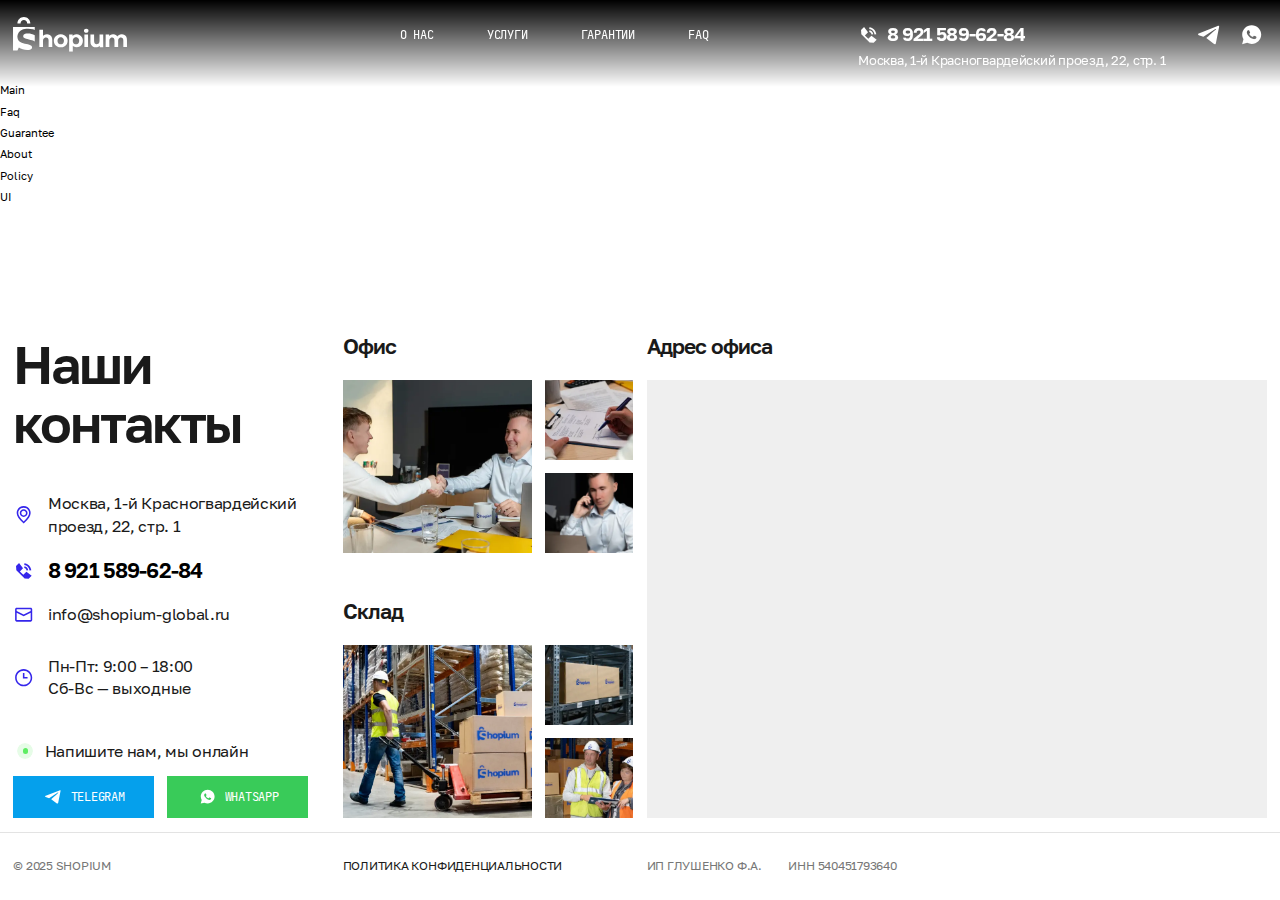
<file: index.html>
<!DOCTYPE html>
<html lang="ru">
  <head>
    <meta charset="utf-8">
    <title>Index</title>
    <meta content="width=device-width, initial-scale=1" name="viewport">
    <meta content="ie=edge" http-equiv="x-ua-compatible">
    <link href="https://vitejs.dev/logo.svg" rel="icon" type="image/x-icon">
    <meta name="format-detection" content="telephone=no">
    <meta property="og:image" content="/images/opengraph.jpg">
    <script type="module" crossorigin src="scripts/index.js?1743239890456"></script>
    <link rel="stylesheet" crossorigin href="styles/index.css">
  </head>
  <body class="loading" data-barba="wrapper">
    <div class="modal-block">
      <div class="modal-wrapper video" data-modal-wrapper="modal-video-about">
        <div class="modal-wrapper__overlay" data-modal-overlay=""></div>
        <div class="standart-modal__close">
          <button class="button button--hyperion white" data-modal-close="modal-video-about"><span><span class="standart-modal__close-icon">
                <svg xmlns="http://www.w3.org/2000/svg" width="32" height="32" viewbox="0 0 32 32" fill="none">
                  <path class="no-fill stroke-white" d="M8.92896 8.92896L23.0711 23.0711" stroke="#232322" stroke-width="1.5" stroke-linecap="square" stroke-linejoin="round"></path>
                  <path class="no-fill stroke-white" d="M8.92891 23.0711L23.071 8.92896" stroke="#232322" stroke-width="1.5" stroke-linecap="square" stroke-linejoin="round"></path>
                </svg></span></span></button>
        </div>
        <div class="modal-wrapper__content standart-modal">
          <div class="standart-modal__wrapper" data-lenis-prevent="true" data-video-wrapper="">
          </div>
        </div>
      </div>
      <div class="modal-wrapper form-answer" data-modal-wrapper="form-answer-modal">
        <div class="modal-wrapper__overlay" data-modal-overlay=""></div>
        <div class="standart-modal__close">
          <button class="button button--hyperion white" data-modal-close="form-answer-modal"><span><span class="standart-modal__close-icon">
                <svg xmlns="http://www.w3.org/2000/svg" width="32" height="32" viewbox="0 0 32 32" fill="none">
                  <path class="no-fill stroke-white" d="M8.92896 8.92896L23.0711 23.0711" stroke="#232322" stroke-width="1.5" stroke-linecap="square" stroke-linejoin="round"></path>
                  <path class="no-fill stroke-white" d="M8.92891 23.0711L23.071 8.92896" stroke="#232322" stroke-width="1.5" stroke-linecap="square" stroke-linejoin="round"></path>
                </svg></span></span></button>
        </div>
        <div class="modal-wrapper__content standart-modal">
          <div class="standart-modal__wrapper" data-lenis-prevent="true">
            <div class="form-answer__inner">
              <div class="form-answer__icon">
                <svg xmlns="http://www.w3.org/2000/svg" width="201" height="200" viewbox="0 0 201 200" fill="none">
                  <path fill-rule="evenodd" clip-rule="evenodd" d="M177.5 100C177.5 142.526 143.026 177 100.5 177C57.9741 177 23.5 142.526 23.5 100C23.5 57.4741 57.9741 23 100.5 23C143.026 23 177.5 57.4741 177.5 100ZM178.5 100C178.5 143.078 143.578 178 100.5 178C57.4218 178 22.5 143.078 22.5 100C22.5 56.9218 57.4218 22 100.5 22C143.578 22 178.5 56.9218 178.5 100ZM86.8536 123.354L131.854 78.3536L131.146 77.6464L86.5 122.293L69.3536 105.146L68.6464 105.854L86.1464 123.354L86.5 123.707L86.8536 123.354Z" fill="url(#paint0_linear_368_2171)"></path>
                  <defs>
                    <lineargradient id="paint0_linear_368_2171" x1="100.5" y1="22" x2="100.5" y2="178" gradientunits="userSpaceOnUse">
                      <stop stop-color="#3526EB"></stop>
                      <stop offset="0.27"></stop>
                      <stop offset="1" stop-color="#CBCBCB"></stop>
                    </lineargradient>
                  </defs>
                </svg>
              </div>
              <div class="form-answer__title title-48 text-whiteText">Спасибо! Свяжемся с&nbsp;вами в&nbsp;ближайшее время.</div>
              <div class="form-answer__button">
                <button class="button link-18 button--hyperion uppercase" data-modal-close="form-answer-modal"><span><span>Спасибо, понятно</span></span></button>
              </div>
            </div>
          </div>
        </div>
      </div>
    </div>
    <div class="wrapper">
      <header class="header active" data-header="">
        <div class="header__bg"></div>
        <div class="header__inner text-whiteText">
          <div class="header__logo">
            <svg xmlns="http://www.w3.org/2000/svg" width="171" height="52" viewbox="0 0 171 52" fill="none">
              <g clip-path="url(#clip0_189_17)">
                <path class="fill-black" d="M55.0678 26.945C53.883 26.35 52.542 26.0525 51.0402 26.0525C49.4237 26.0525 47.9817 26.3912 46.7141 27.0686C46.0758 27.4119 45.5155 27.8238 45.0241 28.3135V19.1777H39.5361V45.1938H45.0241V35.8657C45.0241 34.6986 45.217 33.7374 45.6028 32.9913C45.9885 32.2407 46.5304 31.6868 47.2193 31.3253C47.9128 30.9637 48.6889 30.7806 49.5569 30.7806C50.7739 30.7806 51.7199 31.1422 52.3904 31.8654C53.0609 32.5885 53.3916 33.7099 53.3916 35.2295V45.1892H58.8796V34.3873C58.8796 32.4695 58.5397 30.8996 57.86 29.6729C57.1803 28.4463 56.2481 27.5354 55.0632 26.9359V26.945H55.0678Z" fill="white"></path>
                <path class="fill-black" d="M76.9322 27.2977C75.3616 26.4692 73.5797 26.0527 71.582 26.0527C69.5843 26.0527 67.7748 26.4692 66.218 27.2977C64.6566 28.1261 63.4258 29.275 62.5257 30.7351C61.621 32.1952 61.1709 33.8749 61.1709 35.7653C61.1709 37.6556 61.621 39.2988 62.5257 40.7588C63.4304 42.2189 64.6612 43.3723 66.218 44.2145C67.7794 45.0567 69.5659 45.4778 71.582 45.4778C73.5981 45.4778 75.357 45.0567 76.9322 44.2145C78.5028 43.3723 79.7336 42.2235 80.6245 40.7588C81.5155 39.2988 81.9609 37.6327 81.9609 35.7653C81.9609 33.8978 81.5155 32.1631 80.6245 30.7168C79.7336 29.2658 78.5028 28.1261 76.9322 27.2977ZM75.7703 38.5527C75.3478 39.3354 74.7737 39.9395 74.0481 40.3606C73.3225 40.7817 72.5005 40.9923 71.5866 40.9923C70.6727 40.9923 69.8506 40.7817 69.125 40.3606C68.3994 39.9395 67.8162 39.3399 67.3845 38.5527C66.9482 37.77 66.7324 36.8409 66.7324 35.7653C66.7324 34.6897 66.9482 33.7285 67.3845 32.9595C67.8162 32.186 68.3994 31.591 69.125 31.1699C69.8506 30.7488 70.6727 30.5383 71.5866 30.5383C72.5005 30.5383 73.3225 30.7488 74.0481 31.1699C74.7737 31.591 75.3478 32.186 75.7703 32.9595C76.1928 33.7285 76.4041 34.6668 76.4041 35.7653C76.4041 36.8638 76.1928 37.77 75.7703 38.5527Z" fill="white"></path>
                <path class="fill-black" d="M100.207 27.2611C98.7884 26.4555 97.1856 26.0527 95.4037 26.0527C93.7367 26.0527 92.3084 26.4006 91.1098 27.1009C90.4806 27.4716 89.9295 27.9431 89.4565 28.5152V26.3319H84.2119V52.0001H89.6999V43.1847C90.1454 43.679 90.6505 44.0955 91.2108 44.4251C92.4049 45.1254 93.801 45.4778 95.3991 45.4778C97.181 45.4778 98.7838 45.0796 100.203 44.2832C101.622 43.4868 102.747 42.3654 103.578 40.9145C104.41 39.4635 104.827 37.7471 104.827 35.7607C104.827 33.7742 104.41 32.0899 103.578 30.639C102.747 29.188 101.622 28.0621 100.203 27.2565H100.207V27.2611ZM98.623 38.5573C98.1868 39.3399 97.6127 39.9441 96.9009 40.3652C96.1844 40.7863 95.3716 40.9968 94.4577 40.9968C93.5438 40.9968 92.7217 40.7863 91.9961 40.3652C91.2705 39.9441 90.6965 39.3445 90.274 38.5573C89.8515 37.7746 89.6402 36.8454 89.6402 35.7698C89.6402 34.6942 89.8515 33.733 90.274 32.9641C90.6965 32.1906 91.2705 31.5956 91.9961 31.1745C92.7217 30.7534 93.5438 30.5428 94.4577 30.5428C95.3716 30.5428 96.189 30.7534 96.9009 31.1745C97.6173 31.5956 98.1913 32.1906 98.623 32.9641C99.0547 33.733 99.2752 34.6713 99.2752 35.7698C99.2752 36.8683 99.0593 37.7746 98.623 38.5573Z" fill="white"></path>
                <path class="fill-black" d="M112.29 18.4274C111.656 17.8781 110.834 17.6035 109.828 17.6035C108.822 17.6035 108 17.8964 107.367 18.4823C106.733 19.0682 106.416 19.7914 106.416 20.6564C106.416 21.5215 106.733 22.2447 107.367 22.8305C108 23.4164 108.822 23.7093 109.828 23.7093C110.834 23.7093 111.688 23.4118 112.308 22.8122C112.928 22.2126 113.24 21.462 113.24 20.5511C113.24 19.6403 112.924 18.9812 112.29 18.432V18.4274Z" fill="white"></path>
                <path class="fill-black" d="M112.57 26.332H107.082V45.1987H112.57V26.332Z" fill="white"></path>
                <path class="fill-black" d="M129.847 35.6601C129.847 36.8044 129.658 37.761 129.282 38.5162C128.905 39.276 128.391 39.8389 127.734 40.2005C127.077 40.5621 126.329 40.7452 125.484 40.7452C124.262 40.7452 123.321 40.3745 122.65 39.6421C121.98 38.9052 121.649 37.7564 121.649 36.191V26.3366H116.161V36.9966C116.161 38.9373 116.501 40.5347 117.181 41.7842C117.86 43.0337 118.816 43.9629 120.046 44.5716C121.277 45.1804 122.678 45.487 124.248 45.487C125.704 45.487 127.045 45.1529 128.276 44.4847C128.993 44.0956 129.608 43.5967 130.122 42.988V45.2033H135.33V26.332H129.842V35.6601H129.847Z" fill="white"></path>
                <path class="fill-black" d="M170.008 29.6823C169.337 28.4557 168.423 27.5449 167.261 26.9453C166.1 26.3502 164.768 26.0527 163.266 26.0527C161.461 26.0527 159.858 26.483 158.462 27.348C157.668 27.8424 156.997 28.4374 156.451 29.1285C156.01 28.4145 155.45 27.8241 154.77 27.3664C153.47 26.4876 151.95 26.0527 150.214 26.0527C148.667 26.0527 147.289 26.3869 146.081 27.0505C145.383 27.435 144.781 27.9248 144.267 28.5152V26.3319H139.022V45.1986H144.51V35.7286C144.51 34.6073 144.685 33.6827 145.039 32.9595C145.392 32.2363 145.884 31.6917 146.517 31.3301C147.151 30.9685 147.868 30.7854 148.662 30.7854C149.81 30.7854 150.696 31.147 151.316 31.8702C151.936 32.5934 152.249 33.7147 152.249 35.2343V45.194H157.737V35.7241C157.737 34.6027 157.911 33.6781 158.265 32.9549C158.618 32.2318 159.11 31.6871 159.744 31.3255C160.377 30.9639 161.094 30.7808 161.888 30.7808C163.036 30.7808 163.927 31.1424 164.561 31.8656C165.195 32.5888 165.512 33.7102 165.512 35.2297V45.1894H171V34.3876C171 32.4698 170.664 30.8998 169.999 29.6732L170.008 29.6823Z" fill="white"></path>
                <path class="fill-dark-blue" d="M0 14.8574V50.4487H6.64069L8.77159 45.7343C10.3973 46.8877 12.3216 47.8306 14.5397 48.5675C16.7625 49.3044 19.0082 49.6751 21.286 49.6751C23.0174 49.6751 24.4181 49.5058 25.4835 49.1625C26.549 48.8192 27.3343 48.3432 27.8395 47.7299C28.3446 47.1166 28.5972 46.4163 28.5972 45.6244C28.5972 44.6175 28.1977 43.8165 27.4032 43.2215C26.6087 42.6265 25.5616 42.1413 24.2619 41.7614C22.9623 41.3815 21.5248 41.0245 19.9542 40.6812C18.3836 40.3379 16.813 39.9168 15.2424 39.4134C13.6717 38.9099 12.2343 38.2599 10.9346 37.4681C9.63497 36.6763 8.5787 35.6327 7.76584 34.3374C6.95297 33.0421 6.54425 31.3852 6.54425 29.3713C6.54425 27.2109 7.13208 25.2382 8.30775 23.4577C9.48342 21.6772 11.2515 20.2538 13.6166 19.1919C15.9817 18.13 18.9531 17.5991 22.5306 17.5991C24.9141 17.5991 27.2608 17.8783 29.5754 18.4367C30.6454 18.693 31.6558 19.0134 32.6064 19.3933V14.8574H0Z" fill="white"></path>
                <path class="fill-dark-blue" d="M22.4801 24.6201C20.7809 24.6201 19.3894 24.8169 18.3101 25.2151C17.2263 25.6133 16.4502 26.126 15.9818 26.753C15.5133 27.3801 15.2791 28.1124 15.2791 28.9409C15.2791 29.9112 15.6787 30.6985 16.4732 31.2889C17.2676 31.8839 18.3147 32.3599 19.6144 32.7215C20.9141 33.0831 22.3515 33.4401 23.9221 33.8017C25.4927 34.1633 27.0633 34.5752 28.6386 35.0467C30.0806 35.4769 31.4032 36.049 32.6156 36.7493V27.3801C30.9715 26.4784 29.332 25.801 27.6879 25.3479C25.9198 24.8627 24.1839 24.6201 22.4847 24.6201H22.4801Z" fill="white"></path>
                <path class="fill-dark-blue" d="M25.9798 9.63929H21.2818C21.2818 6.90679 19.0498 4.68233 16.3081 4.68233C13.5664 4.68233 11.3345 6.90679 11.3345 9.63929H6.63184C6.63184 4.32532 10.9717 0 16.3081 0C21.6446 0 25.9798 4.32532 25.9798 9.63929Z" fill="white"></path>
              </g>
              <defs>
                <clippath id="clip0_189_17">
                  <rect width="171" height="52" fill="white"></rect>
                </clippath>
              </defs>
            </svg>
          </div>
          <nav class="header__menu desktop">
            <div class="header__menu-item"><a class="link-18 link-line text-whiteText" href="#">О нас</a></div>
            <div class="header__menu-item"><a class="link-18 link-line text-whiteText" href="#">услуги</a></div>
            <div class="header__menu-item"><a class="link-18 link-line text-whiteText" href="#">гарантии</a></div>
            <div class="header__menu-item"><a class="link-18 link-line text-whiteText" href="#">FAQ</a></div>
          </nav>
          <div class="header__contacts">
            <div class="header__contacts-inner">
              <div class="header__contact"><a class="phone-link link-line text-whiteText" href="tel:89215896284">
                  <div class="phone-link__icon">
                    <svg xmlns="http://www.w3.org/2000/svg" width="32" height="32" viewbox="0 0 32 32" fill="none">
                      <path class="fill-dark-blue" d="M15.4889 22.1583L10.3265 17.0828L15.0116 12.4063L9.06848 4.52832L4.53076 9.05715L5.00797 15.5036L17.4151 27.6936L23.4884 27.9799L28 23.4597L20.122 17.5166L15.4889 22.1583Z" fill="white"></path>
                      <path class="fill-dark-blue" d="M24.848 15.6427L27.4367 15.3813C26.8858 9.90989 22.5672 5.47406 17.1674 4.83105L16.8605 7.41548C21.0576 7.91545 24.4164 11.374 24.847 15.6416L24.848 15.6427Z" fill="white"></path>
                      <path class="fill-dark-blue" d="M20.293 15.7125L22.8655 15.3123C22.4078 12.3688 20.1531 10.0286 17.2542 9.48633L16.7759 12.0447C18.5914 12.3842 20.0045 13.8569 20.2919 15.7126L20.293 15.7125Z" fill="white"></path>
                    </svg>
                  </div>
                  <div class="phone-link__text title-28 uppercase">8 921 589-62-84</div></a>
              </div>
              <div class="header__contact desktop"><a class="text-20 link-line text-whiteText" href="#">Москва, 1-й Красногвардейский проезд, 22, стр.&nbsp;1</a></div>
            </div>
            <div class="header__socials desktop"><a class="socials-icon-link" href="t.me/shopium_help" target="_blank">
                <svg xmlns="http://www.w3.org/2000/svg" width="32" height="32" viewbox="0 0 32 32" fill="none">
                  <path class="fill-tg-blue fill-white" d="M26.4 7.1084L22.7302 25.5673C22.7302 25.5673 22.2168 26.8471 20.8062 26.2333L12.3391 19.7559L12.2998 19.7368C13.4435 18.7121 22.3124 10.756 22.7 10.3953C23.3001 9.8368 22.9276 9.50429 22.2309 9.92621L9.1304 18.2269L4.07627 16.5302C4.07627 16.5302 3.2809 16.2479 3.20439 15.6341C3.12686 15.0194 4.10245 14.6868 4.10245 14.6868L24.7066 6.62219C24.7066 6.62219 26.4 5.87982 26.4 7.1084Z" fill="white"></path>
                </svg></a><a class="socials-icon-link" href="https://wa.me/79215896284" target="_blank">
                <svg xmlns="http://www.w3.org/2000/svg" width="32" height="32" viewbox="0 0 32 32" fill="none">
                  <path class="fill-wa-green fill-white" d="M23.3561 8.63343C21.3993 6.68343 18.7902 5.6001 16.0362 5.6001C10.3108 5.6001 5.67245 10.2223 5.67245 15.9279C5.67245 17.7334 6.17977 19.539 7.04945 21.0557L5.59998 26.4001L11.108 24.9557C12.6299 25.7501 14.2968 26.1834 16.0362 26.1834C21.7616 26.1834 26.4 21.5612 26.4 15.8557C26.3275 13.1834 25.3129 10.5834 23.3561 8.63343ZM21.0369 19.6112C20.8195 20.189 19.8049 20.7668 19.2975 20.839C18.8627 20.9112 18.2829 20.9112 17.7031 20.7668C17.3407 20.6223 16.8334 20.4779 16.2536 20.189C13.6446 19.1057 11.9777 16.5057 11.8327 16.289C11.6878 16.1445 10.7456 14.9168 10.7456 13.6168C10.7456 12.3168 11.3979 11.739 11.6153 11.4501C11.8327 11.1612 12.1226 11.1612 12.34 11.1612C12.485 11.1612 12.7024 11.1612 12.8474 11.1612C12.9923 11.1612 13.2097 11.089 13.4272 11.5945C13.6446 12.1001 14.1519 13.4001 14.2244 13.4723C14.2968 13.6168 14.2968 13.7612 14.2244 13.9057C14.1519 14.0501 14.0794 14.1945 13.9345 14.339C13.7895 14.4834 13.6446 14.7001 13.5721 14.7723C13.4272 14.9168 13.2822 15.0612 13.4272 15.2779C13.5721 15.5668 14.0794 16.3612 14.8766 17.0834C15.8913 17.9501 16.6885 18.239 16.9784 18.3834C17.2683 18.5279 17.4132 18.4557 17.5582 18.3112C17.7031 18.1668 18.2104 17.589 18.3554 17.3001C18.5003 17.0112 18.7177 17.0834 18.9352 17.1557C19.1526 17.2279 20.4571 17.8779 20.6745 18.0223C20.9644 18.1668 21.1094 18.239 21.1819 18.3112C21.2543 18.5279 21.2543 19.0334 21.0369 19.6112Z" fill="white"></path>
                </svg></a>
            </div>
            <button class="header__burger devices" data-burger-button=""></button>
          </div>
        </div>
      </header>
      <main data-barba="container">
        <div class="inner">
          <h1></h1><br><br><br><br><br><br><br><br><a href="main.html">Main</a><br><br><a href="faq.html">Faq</a><br><br><a href="guarantee.html">Guarantee</a><br><br><a href="about.html">About</a><br><br><a href="policy.html">Policy</a><br><br><a href="ui.html">UI</a>
        </div>
      </main>
      <div class="burger-menu bg-whiteBg" data-burger-menu="">
        <div class="burger-menu__wrapper">
          <div class="burger-menu__inner">
            <nav class="burger-menu__nav">
              <div class="burger-menu__nav-item"><a class="link-18" href="#">О нас</a></div>
              <div class="burger-menu__nav-item"><a class="link-18" href="#">услуги</a></div>
              <div class="burger-menu__nav-item"><a class="link-18" href="#">гарантии</a></div>
              <div class="burger-menu__nav-item"><a class="link-18" href="#">FAQ</a></div>
            </nav>
            <div class="burger-menu__info">
              <div class="burger-menu__contacts"><a class="phone-link" href="tel:89215896284" link="tel:89215896284">
                  <div class="phone-link__icon">
                    <svg xmlns="http://www.w3.org/2000/svg" width="32" height="32" viewbox="0 0 32 32" fill="none">
                      <path class="fill-dark-blue" d="M15.4889 22.1583L10.3265 17.0828L15.0116 12.4063L9.06848 4.52832L4.53076 9.05715L5.00797 15.5036L17.4151 27.6936L23.4884 27.9799L28 23.4597L20.122 17.5166L15.4889 22.1583Z" fill="white"></path>
                      <path class="fill-dark-blue" d="M24.848 15.6427L27.4367 15.3813C26.8858 9.90989 22.5672 5.47406 17.1674 4.83105L16.8605 7.41548C21.0576 7.91545 24.4164 11.374 24.847 15.6416L24.848 15.6427Z" fill="white"></path>
                      <path class="fill-dark-blue" d="M20.293 15.7125L22.8655 15.3123C22.4078 12.3688 20.1531 10.0286 17.2542 9.48633L16.7759 12.0447C18.5914 12.3842 20.0045 13.8569 20.2919 15.7126L20.293 15.7125Z" fill="white"></path>
                    </svg>
                  </div>
                  <div class="phone-link__text title-28 uppercase">8 921 589-62-84</div></a>
                <div class="burger-menu__contact"><a class="text-20 link-line" href="https://yandex.ru/maps/?text=Москва,_1-й_Красногвардейский проезд,_22,_стр._1" target="_blank">Москва, 1-й Красногвардейский проезд, 22, стр.&nbsp;1</a></div>
              </div>
              <div class="burger-menu__socials"><a class="socials-icon-link" href="t.me/shopium_help" target="_blank">
                  <svg xmlns="http://www.w3.org/2000/svg" width="32" height="32" viewbox="0 0 32 32" fill="none">
                    <path class="fill-tg-blue fill-white" d="M26.4 7.1084L22.7302 25.5673C22.7302 25.5673 22.2168 26.8471 20.8062 26.2333L12.3391 19.7559L12.2998 19.7368C13.4435 18.7121 22.3124 10.756 22.7 10.3953C23.3001 9.8368 22.9276 9.50429 22.2309 9.92621L9.1304 18.2269L4.07627 16.5302C4.07627 16.5302 3.2809 16.2479 3.20439 15.6341C3.12686 15.0194 4.10245 14.6868 4.10245 14.6868L24.7066 6.62219C24.7066 6.62219 26.4 5.87982 26.4 7.1084Z" fill="#2DA3D9"></path>
                  </svg></a><a class="socials-icon-link" href="https://wa.me/79215896284" target="_blank">
                  <svg xmlns="http://www.w3.org/2000/svg" width="32" height="32" viewbox="0 0 32 32" fill="none">
                    <path class="fill-wa-green fill-white" d="M23.3561 8.63343C21.3993 6.68343 18.7902 5.6001 16.0362 5.6001C10.3108 5.6001 5.67245 10.2223 5.67245 15.9279C5.67245 17.7334 6.17977 19.539 7.04945 21.0557L5.59998 26.4001L11.108 24.9557C12.6299 25.7501 14.2968 26.1834 16.0362 26.1834C21.7616 26.1834 26.4 21.5612 26.4 15.8557C26.3275 13.1834 25.3129 10.5834 23.3561 8.63343ZM21.0369 19.6112C20.8195 20.189 19.8049 20.7668 19.2975 20.839C18.8627 20.9112 18.2829 20.9112 17.7031 20.7668C17.3407 20.6223 16.8334 20.4779 16.2536 20.189C13.6446 19.1057 11.9777 16.5057 11.8327 16.289C11.6878 16.1445 10.7456 14.9168 10.7456 13.6168C10.7456 12.3168 11.3979 11.739 11.6153 11.4501C11.8327 11.1612 12.1226 11.1612 12.34 11.1612C12.485 11.1612 12.7024 11.1612 12.8474 11.1612C12.9923 11.1612 13.2097 11.089 13.4272 11.5945C13.6446 12.1001 14.1519 13.4001 14.2244 13.4723C14.2968 13.6168 14.2968 13.7612 14.2244 13.9057C14.1519 14.0501 14.0794 14.1945 13.9345 14.339C13.7895 14.4834 13.6446 14.7001 13.5721 14.7723C13.4272 14.9168 13.2822 15.0612 13.4272 15.2779C13.5721 15.5668 14.0794 16.3612 14.8766 17.0834C15.8913 17.9501 16.6885 18.239 16.9784 18.3834C17.2683 18.5279 17.4132 18.4557 17.5582 18.3112C17.7031 18.1668 18.2104 17.589 18.3554 17.3001C18.5003 17.0112 18.7177 17.0834 18.9352 17.1557C19.1526 17.2279 20.4571 17.8779 20.6745 18.0223C20.9644 18.1668 21.1094 18.239 21.1819 18.3112C21.2543 18.5279 21.2543 19.0334 21.0369 19.6112Z" fill="#32D951"></path>
                  </svg></a>
              </div>
            </div>
          </div>
        </div>
      </div>
      <footer class="footer">
        <div class="footer__top">
          <div class="footer__contacts" data-scroll-animate="appear">
            <div class="footer__contacts__title title-80">Наши контакты</div>
            <div class="footer__contacts__list">
              <div class="footer__contact"><a class="footer-contact-link desktop" href="https://yandex.ru/maps/?text=Москва,_1-й_Красногвардейский_проезд,_22с1" target="_blank">
                  <div class="footer-contact-link__icon">
                    <svg xmlns="http://www.w3.org/2000/svg" width="32" height="32" viewbox="0 0 32 32" fill="none">
                      <path class="fill-dark-blue" fill-rule="evenodd" clip-rule="evenodd" d="M16 29.2153L16.7673 28.5453C23.2201 22.9108 26.5 17.9911 26.5 13.6665C26.5 7.54228 21.7201 3.1665 16 3.1665C10.2799 3.1665 5.5 7.54228 5.5 13.6665C5.5 17.9911 8.77986 22.9108 15.2326 28.5453L16 29.2153ZM16 26.1071C10.5244 21.1723 7.83333 16.9906 7.83333 13.6665C7.83333 8.87921 11.5248 5.49984 16 5.49984C20.4752 5.49984 24.1667 8.87921 24.1667 13.6665C24.1667 16.9906 21.4756 21.1723 16 26.1071ZM16 7.83317C19.2217 7.83317 21.8333 10.4448 21.8333 13.6665C21.8333 16.8882 19.2217 19.4998 16 19.4998C12.7783 19.4998 10.1667 16.8882 10.1667 13.6665C10.1667 10.4448 12.7783 7.83317 16 7.83317ZM12.5 13.6665C12.5 11.7335 14.067 10.1665 16 10.1665C17.933 10.1665 19.5 11.7335 19.5 13.6665C19.5 15.5995 17.933 17.1665 16 17.1665C14.067 17.1665 12.5 15.5995 12.5 13.6665Z" fill="#3526EB"></path>
                    </svg>
                  </div>
                  <div class="footer-contact-link__text text-24 text-blackText">Москва, 1-й Красногвардейский проезд, 22, стр.&nbsp;1</div></a><a class="footer-contact-link devices" href="geo:55.746446, 37.629017" target="_blank">
                  <div class="footer-contact-link__icon">
                    <svg xmlns="http://www.w3.org/2000/svg" width="32" height="32" viewbox="0 0 32 32" fill="none">
                      <path class="fill-dark-blue" fill-rule="evenodd" clip-rule="evenodd" d="M16 29.2153L16.7673 28.5453C23.2201 22.9108 26.5 17.9911 26.5 13.6665C26.5 7.54228 21.7201 3.1665 16 3.1665C10.2799 3.1665 5.5 7.54228 5.5 13.6665C5.5 17.9911 8.77986 22.9108 15.2326 28.5453L16 29.2153ZM16 26.1071C10.5244 21.1723 7.83333 16.9906 7.83333 13.6665C7.83333 8.87921 11.5248 5.49984 16 5.49984C20.4752 5.49984 24.1667 8.87921 24.1667 13.6665C24.1667 16.9906 21.4756 21.1723 16 26.1071ZM16 7.83317C19.2217 7.83317 21.8333 10.4448 21.8333 13.6665C21.8333 16.8882 19.2217 19.4998 16 19.4998C12.7783 19.4998 10.1667 16.8882 10.1667 13.6665C10.1667 10.4448 12.7783 7.83317 16 7.83317ZM12.5 13.6665C12.5 11.7335 14.067 10.1665 16 10.1665C17.933 10.1665 19.5 11.7335 19.5 13.6665C19.5 15.5995 17.933 17.1665 16 17.1665C14.067 17.1665 12.5 15.5995 12.5 13.6665Z" fill="#3526EB"></path>
                    </svg>
                  </div>
                  <div class="footer-contact-link__text text-24 text-blackText">Москва, 1-й Красногвардейский проезд, 22, стр.&nbsp;1</div></a>
              </div>
              <div class="footer__contact"><a class="phone-link" href="tel:89215896284">
                  <div class="phone-link__icon">
                    <svg xmlns="http://www.w3.org/2000/svg" width="32" height="32" viewbox="0 0 32 32" fill="none">
                      <path class="fill-dark-blue" d="M15.4889 22.1583L10.3265 17.0828L15.0116 12.4063L9.06848 4.52832L4.53076 9.05715L5.00797 15.5036L17.4151 27.6936L23.4884 27.9799L28 23.4597L20.122 17.5166L15.4889 22.1583Z" fill="white"></path>
                      <path class="fill-dark-blue" d="M24.848 15.6427L27.4367 15.3813C26.8858 9.90989 22.5672 5.47406 17.1674 4.83105L16.8605 7.41548C21.0576 7.91545 24.4164 11.374 24.847 15.6416L24.848 15.6427Z" fill="white"></path>
                      <path class="fill-dark-blue" d="M20.293 15.7125L22.8655 15.3123C22.4078 12.3688 20.1531 10.0286 17.2542 9.48633L16.7759 12.0447C18.5914 12.3842 20.0045 13.8569 20.2919 15.7126L20.293 15.7125Z" fill="white"></path>
                    </svg>
                  </div>
                  <div class="phone-link__text title-28 uppercase">8 921 589-62-84</div></a>
              </div>
              <div class="footer__contact"><a class="footer-contact-link" href="mailto:info@shopium-global.ru" target="_blank">
                  <div class="footer-contact-link__icon">
                    <svg xmlns="http://www.w3.org/2000/svg" width="32" height="32" viewbox="0 0 32 32" fill="none">
                      <path class="fill-dark-blue" fill-rule="evenodd" clip-rule="evenodd" d="M5.49996 5.5H26.5C27.7886 5.5 28.8333 6.54467 28.8333 7.83333V24.1667C28.8333 25.4553 27.7886 26.5 26.5 26.5H5.49996C4.21129 26.5 3.16663 25.4553 3.16663 24.1667V7.83333C3.16663 6.54467 4.21129 5.5 5.49996 5.5ZM5.49996 13.2211V24.1667H26.5V13.2216L15.9999 18.4716L5.49996 13.2211ZM5.49996 10.6123L16 15.8629L26.5 10.6129V7.83333H5.49996V10.6123Z" fill="#3526EB"></path>
                    </svg>
                  </div>
                  <div class="footer-contact-link__text text-24 text-blackText">info@shopium-global.ru</div></a>
              </div>
              <div class="footer__contact">
                <div class="footer-contact-link">
                  <div class="footer-contact-link__icon">
                    <svg xmlns="http://www.w3.org/2000/svg" width="32" height="32" viewbox="0 0 32 32" fill="none">
                      <path class="fill-dark-blue" fill-rule="evenodd" clip-rule="evenodd" d="M16 28.8332C8.9123 28.8332 3.16663 23.0875 3.16663 15.9998C3.16663 8.91218 8.9123 3.1665 16 3.1665C23.0876 3.1665 28.8333 8.91218 28.8333 15.9998C28.8333 23.0875 23.0876 28.8332 16 28.8332ZM16 26.4998C21.799 26.4998 26.5 21.7988 26.5 15.9998C26.5 10.2008 21.799 5.49984 16 5.49984C10.201 5.49984 5.49996 10.2008 5.49996 15.9998C5.49996 21.7988 10.201 26.4998 16 26.4998ZM21.8333 14.8332H17.1666V8.99984H14.8333V17.1665H21.8333V14.8332Z" fill="#3526EB"></path>
                    </svg>
                  </div>
                  <div class="footer-contact-link__text text-24">Пн-Пт: 9:00 – 18:00<br>Сб-Вс — выходные</div>
                </div>
              </div>
            </div>
            <div class="footer__socials">
              <div class="call-to-action">
                <div class="call-to-action__header">
                  <div class="call-to-action__blink"></div>
                  <div class="call-to-action__title title-32 text-whiteText">Напишите нам, мы онлайн</div>
                </div>
                <div class="call-to-action__contacts"><a class="button-icon button--hyperion button tg" href="https://t.me/shopium_help" target="_blank"><span class="button-icon__inner"><span class="button-icon__icon">
                        <svg xmlns="http://www.w3.org/2000/svg" width="32" height="32" viewbox="0 0 32 32" fill="none">
                          <path class="fill-tg-blue fill-white" d="M26.4 7.1084L22.7302 25.5673C22.7302 25.5673 22.2168 26.8471 20.8062 26.2333L12.3391 19.7559L12.2998 19.7368C13.4435 18.7121 22.3124 10.756 22.7 10.3953C23.3001 9.8368 22.9276 9.50429 22.2309 9.92621L9.1304 18.2269L4.07627 16.5302C4.07627 16.5302 3.2809 16.2479 3.20439 15.6341C3.12686 15.0194 4.10245 14.6868 4.10245 14.6868L24.7066 6.62219C24.7066 6.62219 26.4 5.87982 26.4 7.1084Z" fill="#1D1D1D"></path>
                        </svg></span><span class="button-icon__text link-18 uppercase">Telegram</span></span></a><a class="button-icon button--hyperion button wa" href="https://wa.me/79215896284" target="_blank"><span class="button-icon__inner"><span class="button-icon__icon">
                        <svg xmlns="http://www.w3.org/2000/svg" width="32" height="32" viewbox="0 0 32 32" fill="none">
                          <path class="fill-wa-green fill-white" d="M23.3561 8.63343C21.3993 6.68343 18.7902 5.6001 16.0362 5.6001C10.3108 5.6001 5.67245 10.2223 5.67245 15.9279C5.67245 17.7334 6.17977 19.539 7.04945 21.0557L5.59998 26.4001L11.108 24.9557C12.6299 25.7501 14.2968 26.1834 16.0362 26.1834C21.7616 26.1834 26.4 21.5612 26.4 15.8557C26.3275 13.1834 25.3129 10.5834 23.3561 8.63343ZM21.0369 19.6112C20.8195 20.189 19.8049 20.7668 19.2975 20.839C18.8627 20.9112 18.2829 20.9112 17.7031 20.7668C17.3407 20.6223 16.8334 20.4779 16.2536 20.189C13.6446 19.1057 11.9777 16.5057 11.8327 16.289C11.6878 16.1445 10.7456 14.9168 10.7456 13.6168C10.7456 12.3168 11.3979 11.739 11.6153 11.4501C11.8327 11.1612 12.1226 11.1612 12.34 11.1612C12.485 11.1612 12.7024 11.1612 12.8474 11.1612C12.9923 11.1612 13.2097 11.089 13.4272 11.5945C13.6446 12.1001 14.1519 13.4001 14.2244 13.4723C14.2968 13.6168 14.2968 13.7612 14.2244 13.9057C14.1519 14.0501 14.0794 14.1945 13.9345 14.339C13.7895 14.4834 13.6446 14.7001 13.5721 14.7723C13.4272 14.9168 13.2822 15.0612 13.4272 15.2779C13.5721 15.5668 14.0794 16.3612 14.8766 17.0834C15.8913 17.9501 16.6885 18.239 16.9784 18.3834C17.2683 18.5279 17.4132 18.4557 17.5582 18.3112C17.7031 18.1668 18.2104 17.589 18.3554 17.3001C18.5003 17.0112 18.7177 17.0834 18.9352 17.1557C19.1526 17.2279 20.4571 17.8779 20.6745 18.0223C20.9644 18.1668 21.1094 18.239 21.1819 18.3112C21.2543 18.5279 21.2543 19.0334 21.0369 19.6112Z" fill="#1D1D1D"></path>
                        </svg></span><span class="button-icon__text link-18 uppercase">WhatsApp</span></span></a>
                </div>
              </div>
            </div>
          </div>
          <div class="footer__galleries" data-scroll-animate="appear">
            <div class="footer__gallery">
              <div class="footer__gallery-title title-32">Офис</div>
              <div class="footer__gallery-images">
                <div class="footer__gallery-image">
                  <picture class="picture">
                    <source class="lazyload" type="image/webp" srcset="webp/footer-gallery-1-mob.webp" media="(max-width: 576px)"/>
                    <source class="lazyload" type="image/jpeg" srcset="images/footer-gallery-1-mob.jpg" media="(max-width: 576px)"/>
                    <source class="lazyload" type="image/webp" srcset="webp/footer-gallery-1.webp"/>
                    <source class="lazyload" type="image/jpeg" srcset="images/footer-gallery-1.jpg"/><img class="picture__img lazyload" src="webp/footer-gallery-1.webp" data-src="images/footer-gallery-1.webp" alt="footer-gallery-1.webp"/>
                  </picture>
                </div>
                <div class="footer__gallery-image">
                  <picture class="picture">
                    <source class="lazyload" type="image/webp" srcset="webp/footer-gallery-2-mob.webp" media="(max-width: 576px)"/>
                    <source class="lazyload" type="image/jpeg" srcset="images/footer-gallery-2-mob.jpg" media="(max-width: 576px)"/>
                    <source class="lazyload" type="image/webp" srcset="webp/footer-gallery-2.webp"/>
                    <source class="lazyload" type="image/jpeg" srcset="images/footer-gallery-2.jpg"/><img class="picture__img lazyload" src="webp/footer-gallery-2.webp" data-src="images/footer-gallery-2.webp" alt="footer-gallery-2.webp"/>
                  </picture>
                </div>
                <div class="footer__gallery-image">
                  <picture class="picture">
                    <source class="lazyload" type="image/webp" srcset="webp/footer-gallery-3-mob.webp" media="(max-width: 576px)"/>
                    <source class="lazyload" type="image/jpeg" srcset="images/footer-gallery-3-mob.jpg" media="(max-width: 576px)"/>
                    <source class="lazyload" type="image/webp" srcset="webp/footer-gallery-3.webp"/>
                    <source class="lazyload" type="image/jpeg" srcset="images/footer-gallery-3.jpg"/><img class="picture__img lazyload" src="webp/footer-gallery-3.webp" data-src="images/footer-gallery-3.webp" alt="footer-gallery-3.webp"/>
                  </picture>
                </div>
              </div>
            </div>
            <div class="footer__gallery">
              <div class="footer__gallery-title title-32">Склад</div>
              <div class="footer__gallery-images">
                <div class="footer__gallery-image">
                  <picture class="picture">
                    <source class="lazyload" type="image/webp" srcset="webp/footer-gallery-4-mob.webp" media="(max-width: 576px)"/>
                    <source class="lazyload" type="image/jpeg" srcset="images/footer-gallery-4-mob.jpg" media="(max-width: 576px)"/>
                    <source class="lazyload" type="image/webp" srcset="webp/footer-gallery-4.webp"/>
                    <source class="lazyload" type="image/jpeg" srcset="images/footer-gallery-4.jpg"/><img class="picture__img lazyload" src="webp/footer-gallery-4.webp" data-src="images/footer-gallery-4.webp" alt="footer-gallery-4.webp"/>
                  </picture>
                </div>
                <div class="footer__gallery-image">
                  <picture class="picture">
                    <source class="lazyload" type="image/webp" srcset="webp/footer-gallery-5-mob.webp" media="(max-width: 576px)"/>
                    <source class="lazyload" type="image/jpeg" srcset="images/footer-gallery-5-mob.jpg" media="(max-width: 576px)"/>
                    <source class="lazyload" type="image/webp" srcset="webp/footer-gallery-5.webp"/>
                    <source class="lazyload" type="image/jpeg" srcset="images/footer-gallery-5.jpg"/><img class="picture__img lazyload" src="webp/footer-gallery-5.webp" data-src="images/footer-gallery-5.webp" alt="footer-gallery-5.webp"/>
                  </picture>
                </div>
                <div class="footer__gallery-image">
                  <picture class="picture">
                    <source class="lazyload" type="image/webp" srcset="webp/footer-gallery-6-mob.webp" media="(max-width: 576px)"/>
                    <source class="lazyload" type="image/jpeg" srcset="images/footer-gallery-6-mob.jpg" media="(max-width: 576px)"/>
                    <source class="lazyload" type="image/webp" srcset="webp/footer-gallery-6.webp"/>
                    <source class="lazyload" type="image/jpeg" srcset="images/footer-gallery-6.jpg"/><img class="picture__img lazyload" src="webp/footer-gallery-6.webp" data-src="images/footer-gallery-6.webp" alt="footer-gallery-6.webp"/>
                  </picture>
                </div>
              </div>
            </div>
          </div>
          <div class="footer__map" data-scroll-animate="appear">
            <div class="footer__map-title title-32">Адрес офиса</div>
            <div class="bg-greyBg" id="map" data-lenis-prevent="true"></div>
          </div>
        </div>
        <div class="footer__bottom">
          <div class="footer__copyright">
            <div class="text-18 uppercase text-greyText">© 2025 Shopium</div><a class="text-18 link-line w-fit uppercase uppercase text-blackText" href="#">политика конфиденциальности</a>
          </div>
          <div class="footer__info">
            <div class="text-18 uppercase text-greyText">ИП ГЛУШЕНКО Ф.А.</div>
            <div class="text-18 uppercase text-greyText">ИНН 540451793640</div>
          </div>
        </div>
      </footer>
    </div>
    <script src="https://api-maps.yandex.ru/2.1/?lang=ru_RU&amp;apikey=&lt;ваш API-ключ&gt;" type="text/javascript"></script>
  </body>
</html>
</file>
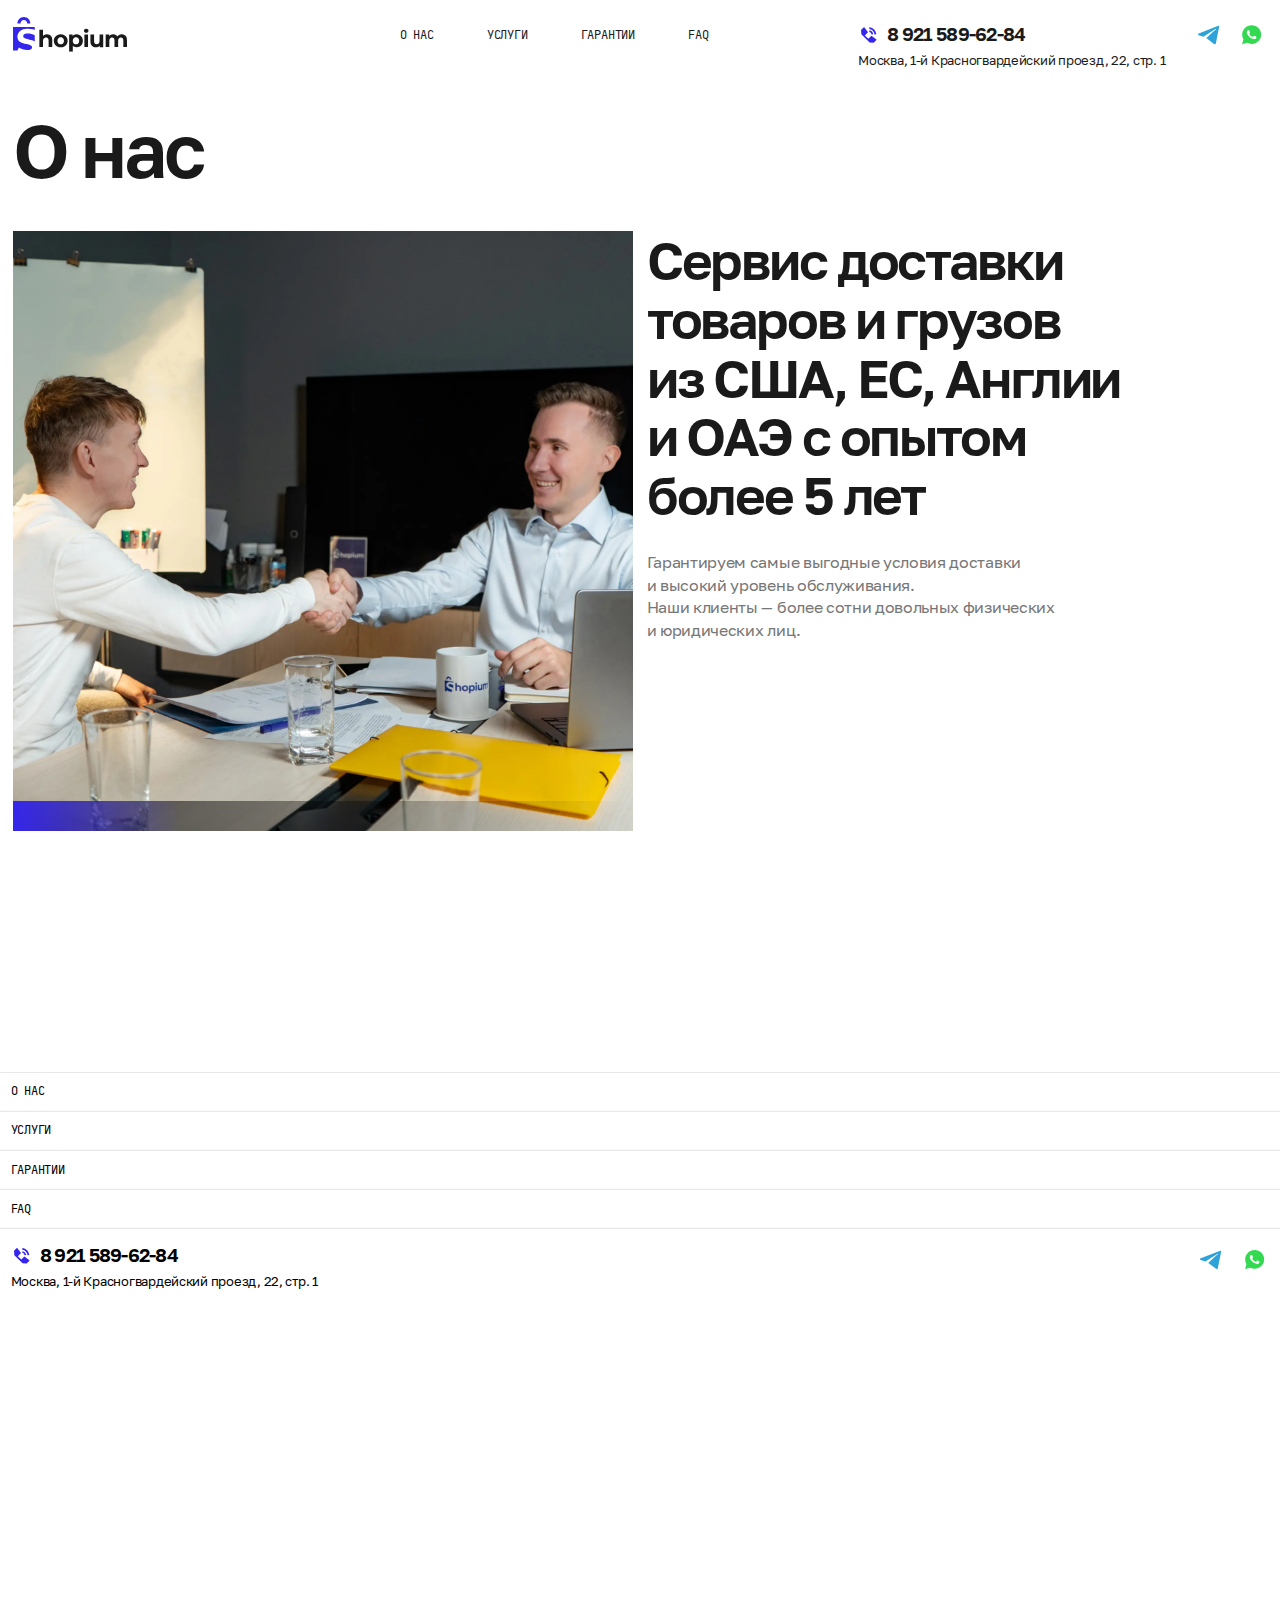
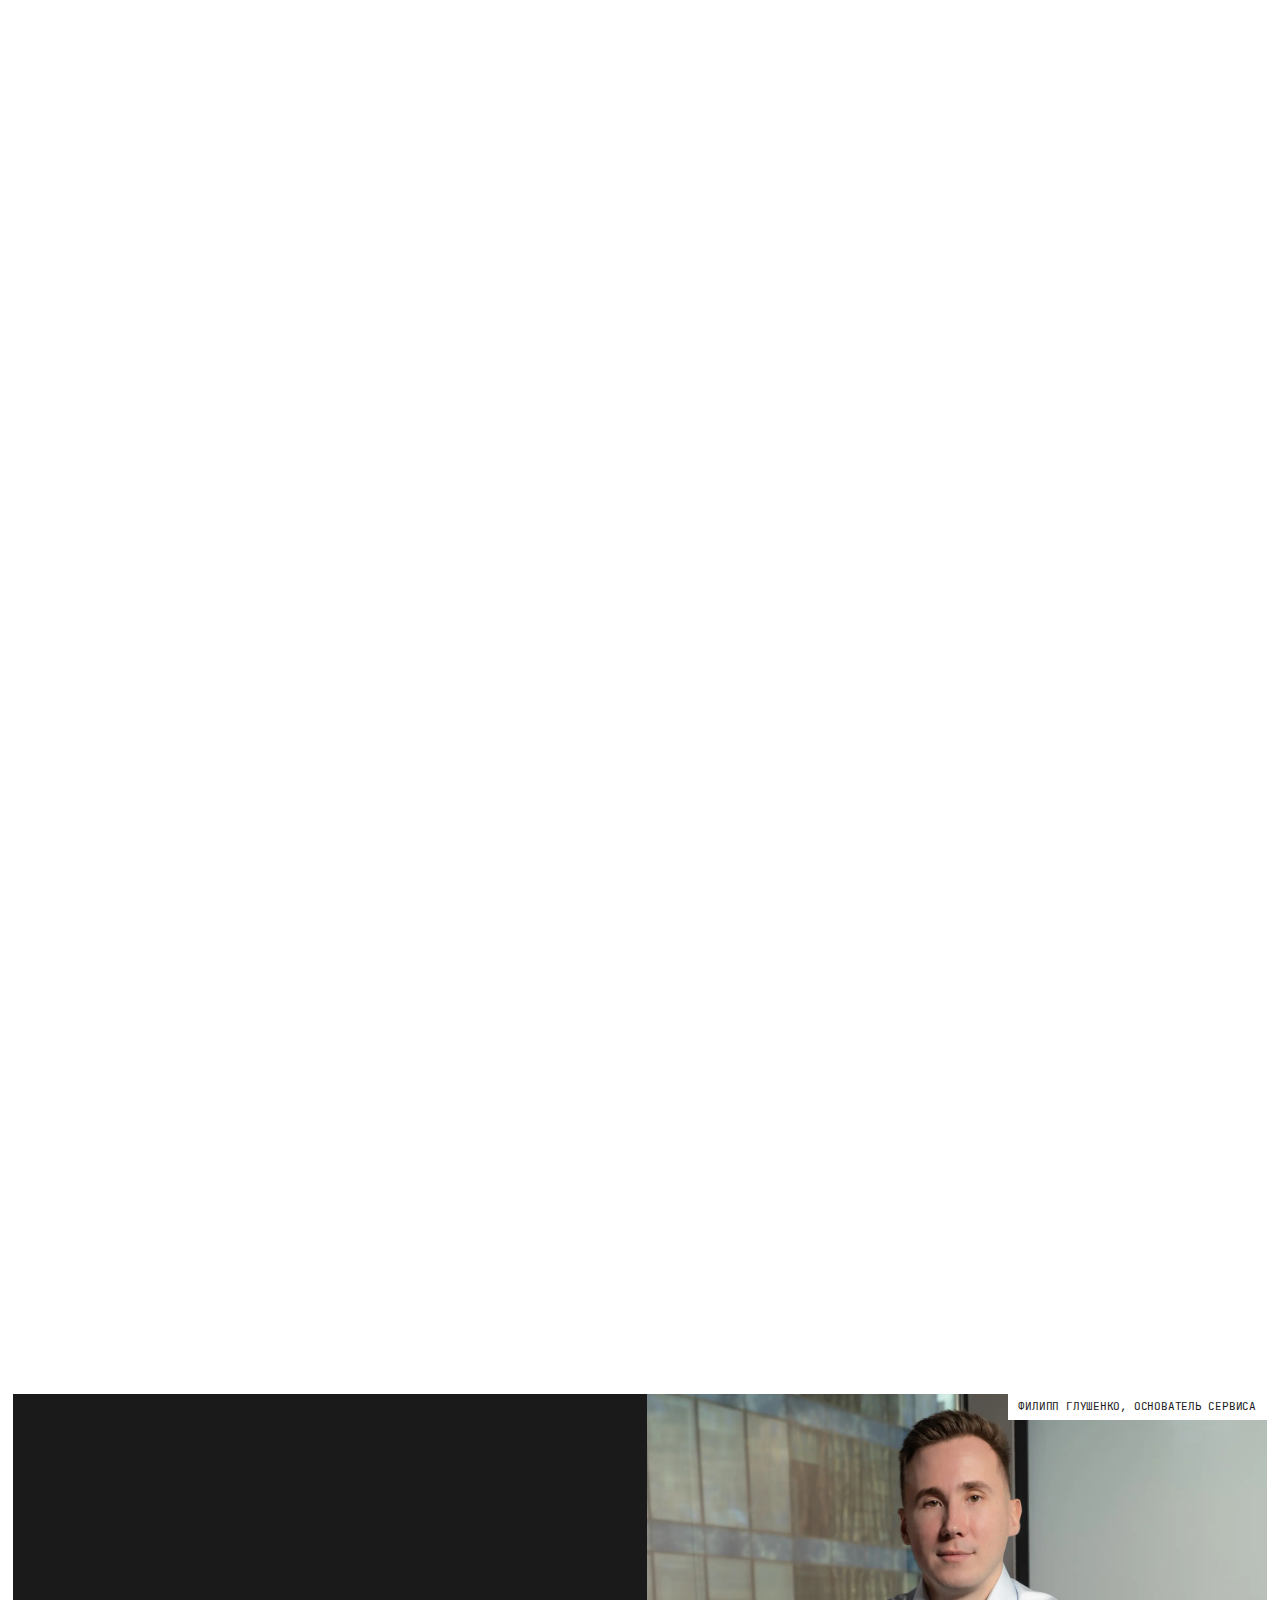
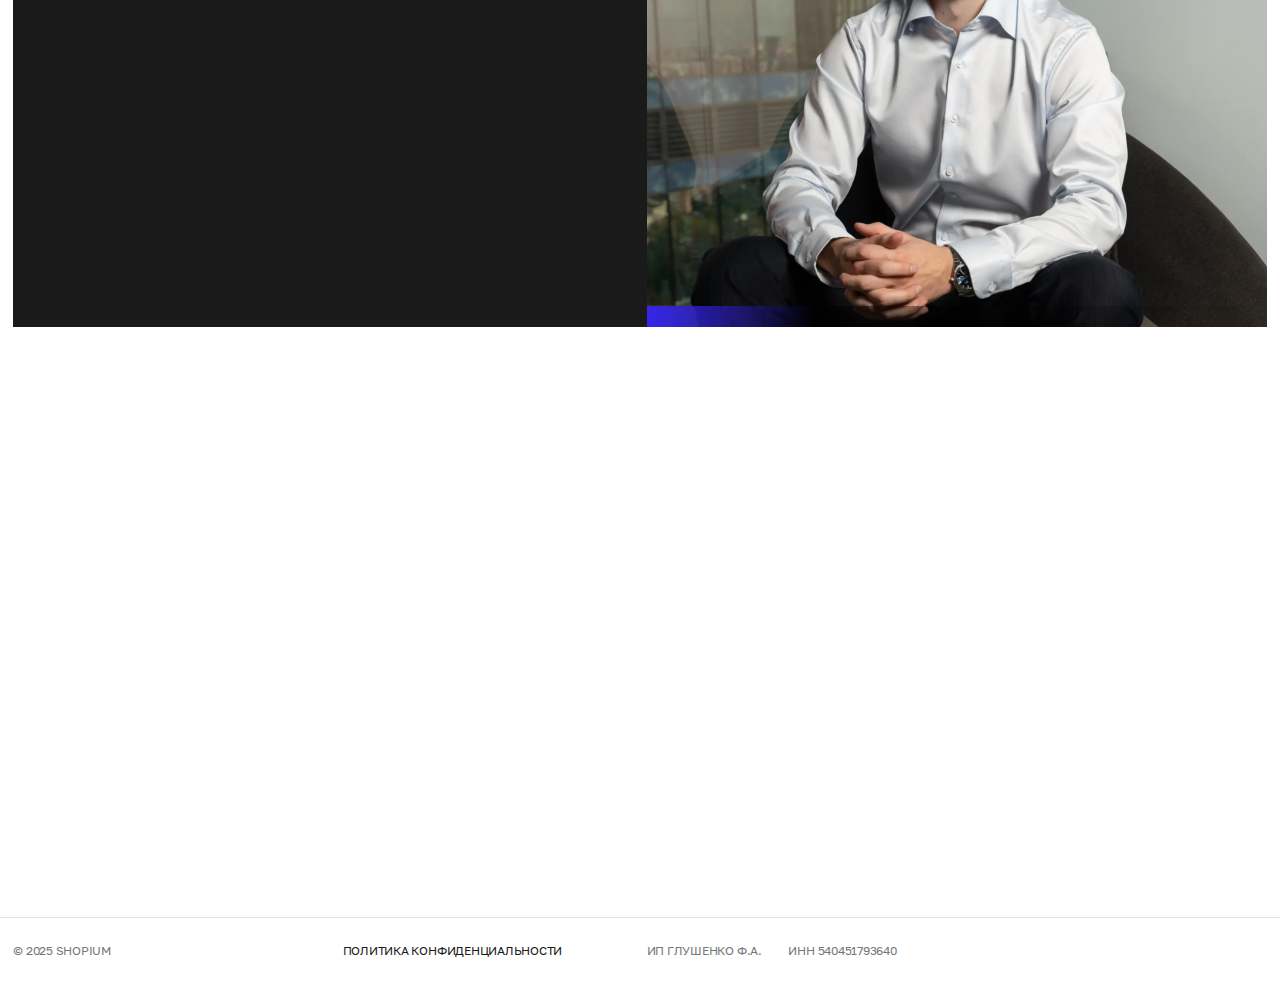
<file: about.html>
<!DOCTYPE html>
<html lang="ru">
  <head>
    <meta charset="utf-8">
    <title>about</title>
    <meta content="width=device-width, initial-scale=1" name="viewport">
    <meta content="ie=edge" http-equiv="x-ua-compatible">
    <link href="https://vitejs.dev/logo.svg" rel="icon" type="image/x-icon">
    <meta name="format-detection" content="telephone=no">
    <meta property="og:image" content="/images/opengraph.jpg">
    <script type="module" crossorigin src="scripts/index.js?1743239890456"></script>
    <link rel="stylesheet" crossorigin href="styles/index.css">
  </head>
  <body class="loading" data-barba="wrapper">
    <div class="modal-block">
      <div class="modal-wrapper video" data-modal-wrapper="modal-video-about">
        <div class="modal-wrapper__overlay" data-modal-overlay=""></div>
        <div class="standart-modal__close">
          <button class="button button--hyperion white" data-modal-close="modal-video-about"><span><span class="standart-modal__close-icon">
                <svg xmlns="http://www.w3.org/2000/svg" width="32" height="32" viewbox="0 0 32 32" fill="none">
                  <path class="no-fill stroke-white" d="M8.92896 8.92896L23.0711 23.0711" stroke="#232322" stroke-width="1.5" stroke-linecap="square" stroke-linejoin="round"></path>
                  <path class="no-fill stroke-white" d="M8.92891 23.0711L23.071 8.92896" stroke="#232322" stroke-width="1.5" stroke-linecap="square" stroke-linejoin="round"></path>
                </svg></span></span></button>
        </div>
        <div class="modal-wrapper__content standart-modal">
          <div class="standart-modal__wrapper" data-lenis-prevent="true" data-video-wrapper="">
          </div>
        </div>
      </div>
      <div class="modal-wrapper form-answer" data-modal-wrapper="form-answer-modal">
        <div class="modal-wrapper__overlay" data-modal-overlay=""></div>
        <div class="standart-modal__close">
          <button class="button button--hyperion white" data-modal-close="form-answer-modal"><span><span class="standart-modal__close-icon">
                <svg xmlns="http://www.w3.org/2000/svg" width="32" height="32" viewbox="0 0 32 32" fill="none">
                  <path class="no-fill stroke-white" d="M8.92896 8.92896L23.0711 23.0711" stroke="#232322" stroke-width="1.5" stroke-linecap="square" stroke-linejoin="round"></path>
                  <path class="no-fill stroke-white" d="M8.92891 23.0711L23.071 8.92896" stroke="#232322" stroke-width="1.5" stroke-linecap="square" stroke-linejoin="round"></path>
                </svg></span></span></button>
        </div>
        <div class="modal-wrapper__content standart-modal">
          <div class="standart-modal__wrapper" data-lenis-prevent="true">
            <div class="form-answer__inner">
              <div class="form-answer__icon">
                <svg xmlns="http://www.w3.org/2000/svg" width="201" height="200" viewbox="0 0 201 200" fill="none">
                  <path fill-rule="evenodd" clip-rule="evenodd" d="M177.5 100C177.5 142.526 143.026 177 100.5 177C57.9741 177 23.5 142.526 23.5 100C23.5 57.4741 57.9741 23 100.5 23C143.026 23 177.5 57.4741 177.5 100ZM178.5 100C178.5 143.078 143.578 178 100.5 178C57.4218 178 22.5 143.078 22.5 100C22.5 56.9218 57.4218 22 100.5 22C143.578 22 178.5 56.9218 178.5 100ZM86.8536 123.354L131.854 78.3536L131.146 77.6464L86.5 122.293L69.3536 105.146L68.6464 105.854L86.1464 123.354L86.5 123.707L86.8536 123.354Z" fill="url(#paint0_linear_368_2171)"></path>
                  <defs>
                    <lineargradient id="paint0_linear_368_2171" x1="100.5" y1="22" x2="100.5" y2="178" gradientunits="userSpaceOnUse">
                      <stop stop-color="#3526EB"></stop>
                      <stop offset="0.27"></stop>
                      <stop offset="1" stop-color="#CBCBCB"></stop>
                    </lineargradient>
                  </defs>
                </svg>
              </div>
              <div class="form-answer__title title-48 text-whiteText">Спасибо! Свяжемся с&nbsp;вами в&nbsp;ближайшее время.</div>
              <div class="form-answer__button">
                <button class="button link-18 button--hyperion uppercase" data-modal-close="form-answer-modal"><span><span>Спасибо, понятно</span></span></button>
              </div>
            </div>
          </div>
        </div>
      </div>
    </div>
    <div class="wrapper">
      <header class="header active white" data-header="">
        <div class="header__bg"></div>
        <div class="header__inner text-whiteText"><a class="header__logo" href="#">
            <svg xmlns="http://www.w3.org/2000/svg" width="171" height="52" viewbox="0 0 171 52" fill="none">
              <g clip-path="url(#clip0_189_17)">
                <path class="fill-black" d="M55.0678 26.945C53.883 26.35 52.542 26.0525 51.0402 26.0525C49.4237 26.0525 47.9817 26.3912 46.7141 27.0686C46.0758 27.4119 45.5155 27.8238 45.0241 28.3135V19.1777H39.5361V45.1938H45.0241V35.8657C45.0241 34.6986 45.217 33.7374 45.6028 32.9913C45.9885 32.2407 46.5304 31.6868 47.2193 31.3253C47.9128 30.9637 48.6889 30.7806 49.5569 30.7806C50.7739 30.7806 51.7199 31.1422 52.3904 31.8654C53.0609 32.5885 53.3916 33.7099 53.3916 35.2295V45.1892H58.8796V34.3873C58.8796 32.4695 58.5397 30.8996 57.86 29.6729C57.1803 28.4463 56.2481 27.5354 55.0632 26.9359V26.945H55.0678Z" fill="white"></path>
                <path class="fill-black" d="M76.9322 27.2977C75.3616 26.4692 73.5797 26.0527 71.582 26.0527C69.5843 26.0527 67.7748 26.4692 66.218 27.2977C64.6566 28.1261 63.4258 29.275 62.5257 30.7351C61.621 32.1952 61.1709 33.8749 61.1709 35.7653C61.1709 37.6556 61.621 39.2988 62.5257 40.7588C63.4304 42.2189 64.6612 43.3723 66.218 44.2145C67.7794 45.0567 69.5659 45.4778 71.582 45.4778C73.5981 45.4778 75.357 45.0567 76.9322 44.2145C78.5028 43.3723 79.7336 42.2235 80.6245 40.7588C81.5155 39.2988 81.9609 37.6327 81.9609 35.7653C81.9609 33.8978 81.5155 32.1631 80.6245 30.7168C79.7336 29.2658 78.5028 28.1261 76.9322 27.2977ZM75.7703 38.5527C75.3478 39.3354 74.7737 39.9395 74.0481 40.3606C73.3225 40.7817 72.5005 40.9923 71.5866 40.9923C70.6727 40.9923 69.8506 40.7817 69.125 40.3606C68.3994 39.9395 67.8162 39.3399 67.3845 38.5527C66.9482 37.77 66.7324 36.8409 66.7324 35.7653C66.7324 34.6897 66.9482 33.7285 67.3845 32.9595C67.8162 32.186 68.3994 31.591 69.125 31.1699C69.8506 30.7488 70.6727 30.5383 71.5866 30.5383C72.5005 30.5383 73.3225 30.7488 74.0481 31.1699C74.7737 31.591 75.3478 32.186 75.7703 32.9595C76.1928 33.7285 76.4041 34.6668 76.4041 35.7653C76.4041 36.8638 76.1928 37.77 75.7703 38.5527Z" fill="white"></path>
                <path class="fill-black" d="M100.207 27.2611C98.7884 26.4555 97.1856 26.0527 95.4037 26.0527C93.7367 26.0527 92.3084 26.4006 91.1098 27.1009C90.4806 27.4716 89.9295 27.9431 89.4565 28.5152V26.3319H84.2119V52.0001H89.6999V43.1847C90.1454 43.679 90.6505 44.0955 91.2108 44.4251C92.4049 45.1254 93.801 45.4778 95.3991 45.4778C97.181 45.4778 98.7838 45.0796 100.203 44.2832C101.622 43.4868 102.747 42.3654 103.578 40.9145C104.41 39.4635 104.827 37.7471 104.827 35.7607C104.827 33.7742 104.41 32.0899 103.578 30.639C102.747 29.188 101.622 28.0621 100.203 27.2565H100.207V27.2611ZM98.623 38.5573C98.1868 39.3399 97.6127 39.9441 96.9009 40.3652C96.1844 40.7863 95.3716 40.9968 94.4577 40.9968C93.5438 40.9968 92.7217 40.7863 91.9961 40.3652C91.2705 39.9441 90.6965 39.3445 90.274 38.5573C89.8515 37.7746 89.6402 36.8454 89.6402 35.7698C89.6402 34.6942 89.8515 33.733 90.274 32.9641C90.6965 32.1906 91.2705 31.5956 91.9961 31.1745C92.7217 30.7534 93.5438 30.5428 94.4577 30.5428C95.3716 30.5428 96.189 30.7534 96.9009 31.1745C97.6173 31.5956 98.1913 32.1906 98.623 32.9641C99.0547 33.733 99.2752 34.6713 99.2752 35.7698C99.2752 36.8683 99.0593 37.7746 98.623 38.5573Z" fill="white"></path>
                <path class="fill-black" d="M112.29 18.4274C111.656 17.8781 110.834 17.6035 109.828 17.6035C108.822 17.6035 108 17.8964 107.367 18.4823C106.733 19.0682 106.416 19.7914 106.416 20.6564C106.416 21.5215 106.733 22.2447 107.367 22.8305C108 23.4164 108.822 23.7093 109.828 23.7093C110.834 23.7093 111.688 23.4118 112.308 22.8122C112.928 22.2126 113.24 21.462 113.24 20.5511C113.24 19.6403 112.924 18.9812 112.29 18.432V18.4274Z" fill="white"></path>
                <path class="fill-black" d="M112.57 26.332H107.082V45.1987H112.57V26.332Z" fill="white"></path>
                <path class="fill-black" d="M129.847 35.6601C129.847 36.8044 129.658 37.761 129.282 38.5162C128.905 39.276 128.391 39.8389 127.734 40.2005C127.077 40.5621 126.329 40.7452 125.484 40.7452C124.262 40.7452 123.321 40.3745 122.65 39.6421C121.98 38.9052 121.649 37.7564 121.649 36.191V26.3366H116.161V36.9966C116.161 38.9373 116.501 40.5347 117.181 41.7842C117.86 43.0337 118.816 43.9629 120.046 44.5716C121.277 45.1804 122.678 45.487 124.248 45.487C125.704 45.487 127.045 45.1529 128.276 44.4847C128.993 44.0956 129.608 43.5967 130.122 42.988V45.2033H135.33V26.332H129.842V35.6601H129.847Z" fill="white"></path>
                <path class="fill-black" d="M170.008 29.6823C169.337 28.4557 168.423 27.5449 167.261 26.9453C166.1 26.3502 164.768 26.0527 163.266 26.0527C161.461 26.0527 159.858 26.483 158.462 27.348C157.668 27.8424 156.997 28.4374 156.451 29.1285C156.01 28.4145 155.45 27.8241 154.77 27.3664C153.47 26.4876 151.95 26.0527 150.214 26.0527C148.667 26.0527 147.289 26.3869 146.081 27.0505C145.383 27.435 144.781 27.9248 144.267 28.5152V26.3319H139.022V45.1986H144.51V35.7286C144.51 34.6073 144.685 33.6827 145.039 32.9595C145.392 32.2363 145.884 31.6917 146.517 31.3301C147.151 30.9685 147.868 30.7854 148.662 30.7854C149.81 30.7854 150.696 31.147 151.316 31.8702C151.936 32.5934 152.249 33.7147 152.249 35.2343V45.194H157.737V35.7241C157.737 34.6027 157.911 33.6781 158.265 32.9549C158.618 32.2318 159.11 31.6871 159.744 31.3255C160.377 30.9639 161.094 30.7808 161.888 30.7808C163.036 30.7808 163.927 31.1424 164.561 31.8656C165.195 32.5888 165.512 33.7102 165.512 35.2297V45.1894H171V34.3876C171 32.4698 170.664 30.8998 169.999 29.6732L170.008 29.6823Z" fill="white"></path>
                <path class="fill-dark-blue" d="M0 14.8574V50.4487H6.64069L8.77159 45.7343C10.3973 46.8877 12.3216 47.8306 14.5397 48.5675C16.7625 49.3044 19.0082 49.6751 21.286 49.6751C23.0174 49.6751 24.4181 49.5058 25.4835 49.1625C26.549 48.8192 27.3343 48.3432 27.8395 47.7299C28.3446 47.1166 28.5972 46.4163 28.5972 45.6244C28.5972 44.6175 28.1977 43.8165 27.4032 43.2215C26.6087 42.6265 25.5616 42.1413 24.2619 41.7614C22.9623 41.3815 21.5248 41.0245 19.9542 40.6812C18.3836 40.3379 16.813 39.9168 15.2424 39.4134C13.6717 38.9099 12.2343 38.2599 10.9346 37.4681C9.63497 36.6763 8.5787 35.6327 7.76584 34.3374C6.95297 33.0421 6.54425 31.3852 6.54425 29.3713C6.54425 27.2109 7.13208 25.2382 8.30775 23.4577C9.48342 21.6772 11.2515 20.2538 13.6166 19.1919C15.9817 18.13 18.9531 17.5991 22.5306 17.5991C24.9141 17.5991 27.2608 17.8783 29.5754 18.4367C30.6454 18.693 31.6558 19.0134 32.6064 19.3933V14.8574H0Z" fill="white"></path>
                <path class="fill-dark-blue" d="M22.4801 24.6201C20.7809 24.6201 19.3894 24.8169 18.3101 25.2151C17.2263 25.6133 16.4502 26.126 15.9818 26.753C15.5133 27.3801 15.2791 28.1124 15.2791 28.9409C15.2791 29.9112 15.6787 30.6985 16.4732 31.2889C17.2676 31.8839 18.3147 32.3599 19.6144 32.7215C20.9141 33.0831 22.3515 33.4401 23.9221 33.8017C25.4927 34.1633 27.0633 34.5752 28.6386 35.0467C30.0806 35.4769 31.4032 36.049 32.6156 36.7493V27.3801C30.9715 26.4784 29.332 25.801 27.6879 25.3479C25.9198 24.8627 24.1839 24.6201 22.4847 24.6201H22.4801Z" fill="white"></path>
                <path class="fill-dark-blue" d="M25.9798 9.63929H21.2818C21.2818 6.90679 19.0498 4.68233 16.3081 4.68233C13.5664 4.68233 11.3345 6.90679 11.3345 9.63929H6.63184C6.63184 4.32532 10.9717 0 16.3081 0C21.6446 0 25.9798 4.32532 25.9798 9.63929Z" fill="white"></path>
              </g>
              <defs>
                <clippath id="clip0_189_17">
                  <rect width="171" height="52" fill="white"></rect>
                </clippath>
              </defs>
            </svg></a>
          <nav class="header__menu desktop">
            <div class="header__menu-item"><a class="link-18 link-line text-whiteText" href="#">О нас</a></div>
            <div class="header__menu-item"><a class="link-18 link-line text-whiteText" href="#">услуги</a></div>
            <div class="header__menu-item"><a class="link-18 link-line text-whiteText" href="#">гарантии</a></div>
            <div class="header__menu-item"><a class="link-18 link-line text-whiteText" href="#">FAQ</a></div>
          </nav>
          <div class="header__contacts">
            <div class="header__contacts-inner">
              <div class="header__contact"><a class="phone-link link-line text-whiteText" href="tel:89215896284">
                  <div class="phone-link__icon">
                    <svg xmlns="http://www.w3.org/2000/svg" width="32" height="32" viewbox="0 0 32 32" fill="none">
                      <path class="fill-dark-blue" d="M15.4889 22.1583L10.3265 17.0828L15.0116 12.4063L9.06848 4.52832L4.53076 9.05715L5.00797 15.5036L17.4151 27.6936L23.4884 27.9799L28 23.4597L20.122 17.5166L15.4889 22.1583Z" fill="white"></path>
                      <path class="fill-dark-blue" d="M24.848 15.6427L27.4367 15.3813C26.8858 9.90989 22.5672 5.47406 17.1674 4.83105L16.8605 7.41548C21.0576 7.91545 24.4164 11.374 24.847 15.6416L24.848 15.6427Z" fill="white"></path>
                      <path class="fill-dark-blue" d="M20.293 15.7125L22.8655 15.3123C22.4078 12.3688 20.1531 10.0286 17.2542 9.48633L16.7759 12.0447C18.5914 12.3842 20.0045 13.8569 20.2919 15.7126L20.293 15.7125Z" fill="white"></path>
                    </svg>
                  </div>
                  <div class="phone-link__text title-28 uppercase">8 921 589-62-84</div></a>
              </div>
              <div class="header__contact desktop"><a class="text-20 link-line text-whiteText" href="#">Москва, 1-й Красногвардейский проезд, 22, стр.&nbsp;1</a></div>
            </div>
            <div class="header__socials desktop"><a class="socials-icon-link" href="t.me/shopium_help" target="_blank">
                <svg xmlns="http://www.w3.org/2000/svg" width="32" height="32" viewbox="0 0 32 32" fill="none">
                  <path class="fill-tg-blue fill-white" d="M26.4 7.1084L22.7302 25.5673C22.7302 25.5673 22.2168 26.8471 20.8062 26.2333L12.3391 19.7559L12.2998 19.7368C13.4435 18.7121 22.3124 10.756 22.7 10.3953C23.3001 9.8368 22.9276 9.50429 22.2309 9.92621L9.1304 18.2269L4.07627 16.5302C4.07627 16.5302 3.2809 16.2479 3.20439 15.6341C3.12686 15.0194 4.10245 14.6868 4.10245 14.6868L24.7066 6.62219C24.7066 6.62219 26.4 5.87982 26.4 7.1084Z" fill="white"></path>
                </svg></a><a class="socials-icon-link" href="https://wa.me/79215896284" target="_blank">
                <svg xmlns="http://www.w3.org/2000/svg" width="32" height="32" viewbox="0 0 32 32" fill="none">
                  <path class="fill-wa-green fill-white" d="M23.3561 8.63343C21.3993 6.68343 18.7902 5.6001 16.0362 5.6001C10.3108 5.6001 5.67245 10.2223 5.67245 15.9279C5.67245 17.7334 6.17977 19.539 7.04945 21.0557L5.59998 26.4001L11.108 24.9557C12.6299 25.7501 14.2968 26.1834 16.0362 26.1834C21.7616 26.1834 26.4 21.5612 26.4 15.8557C26.3275 13.1834 25.3129 10.5834 23.3561 8.63343ZM21.0369 19.6112C20.8195 20.189 19.8049 20.7668 19.2975 20.839C18.8627 20.9112 18.2829 20.9112 17.7031 20.7668C17.3407 20.6223 16.8334 20.4779 16.2536 20.189C13.6446 19.1057 11.9777 16.5057 11.8327 16.289C11.6878 16.1445 10.7456 14.9168 10.7456 13.6168C10.7456 12.3168 11.3979 11.739 11.6153 11.4501C11.8327 11.1612 12.1226 11.1612 12.34 11.1612C12.485 11.1612 12.7024 11.1612 12.8474 11.1612C12.9923 11.1612 13.2097 11.089 13.4272 11.5945C13.6446 12.1001 14.1519 13.4001 14.2244 13.4723C14.2968 13.6168 14.2968 13.7612 14.2244 13.9057C14.1519 14.0501 14.0794 14.1945 13.9345 14.339C13.7895 14.4834 13.6446 14.7001 13.5721 14.7723C13.4272 14.9168 13.2822 15.0612 13.4272 15.2779C13.5721 15.5668 14.0794 16.3612 14.8766 17.0834C15.8913 17.9501 16.6885 18.239 16.9784 18.3834C17.2683 18.5279 17.4132 18.4557 17.5582 18.3112C17.7031 18.1668 18.2104 17.589 18.3554 17.3001C18.5003 17.0112 18.7177 17.0834 18.9352 17.1557C19.1526 17.2279 20.4571 17.8779 20.6745 18.0223C20.9644 18.1668 21.1094 18.239 21.1819 18.3112C21.2543 18.5279 21.2543 19.0334 21.0369 19.6112Z" fill="white"></path>
                </svg></a>
            </div>
            <button class="header__burger devices" data-burger-button=""></button>
          </div>
        </div>
      </header>
      <main data-barba="container" data-barba-namespace="about">
        <section class="section about-hero guarantee-hero pb-0 pt-10">
          <h1 class="section__title title-112" data-scroll-animate="appear">О нас</h1>
          <div class="section__content">
            <div class="about-hero__inner guarantee-hero__inner">
              <div class="about-hero__photo guarantee-hero__photo">
                <picture class="picture">
                  <source class="lazyload" type="image/webp" srcset="webp/about-hero-mob.webp" media="(max-width: 768px)"/>
                  <source class="lazyload" type="image/jpeg" srcset="images/about-hero-mob.jpg" media="(max-width: 768px)"/>
                  <source class="lazyload" type="image/webp" srcset="webp/about-hero.webp"/>
                  <source class="lazyload" type="image/jpeg" srcset="images/about-hero.jpg"/><img class="picture__img lazyload" src="webp/about-hero.webp" data-src="images/about-hero.webp" alt="about-hero.webp"/>
                </picture>
                <div class="about-hero__photo-string guarantee-hero__photo-string"></div>
              </div>
              <div class="about-hero__content">
                <h2 class="about-hero__title title-80">Сервис доставки товаров и грузов из США, ЕС, Англии и ОАЭ с опытом более 5 лет</h2>
                <p class="about-hero__subtitle text-24 text-greyText">Гарантируем самые выгодные условия доставки и высокий уровень обслуживания.<br/>Наши клиенты — более сотни довольных физических и юридических лиц.</p>
                <button class="cta-button bg-blueBg" data-scroll-animate="appear" data-modal-btn="modal-video-about" data-iframe-source="&lt;iframe id=&quot;video-iframe&quot; width=&quot;100%&quot; height=&quot;100%&quot; src=&quot;https://rutube.ru/play/embed/09cc8e4519496f771d703d2c425a921a?skinColor=3526eb&quot; frameborder=&quot;0&quot; allow=&quot;clipboard-write; autoplay&quot; webkitallowfullscreen=&quot;&quot; mozallowfullscreen=&quot;&quot; allowfullscreen=&quot;&quot;&gt;&lt;/iframe&gt;">
                  <div class="cta-button__inner"><span class="cta-button__title title-32 text-whiteText">Посмотрите видео — познакомимся за полторы минуты</span>
                  </div>
                  <div class="button-text-icon link-line text-blueText reverse white link-line pointer-events-none text-whiteText"><span class="button-text-icon__text link-18">смотреть видео</span><span class="button-text-icon__icon">
                      <svg xmlns="http://www.w3.org/2000/svg" width="26" height="26" viewbox="0 0 26 26" fill="none">
                        <path d="M20 13L6 23L6 3L20 13Z" fill="white"></path>
                      </svg></span></div>
                </button>
              </div>
            </div>
          </div>
        </section>
        <section class="section about-tasks pb-0">
          <h2 class="section__title title-80" data-scroll-animate="appear">Зарубежные юрлица для выполнения любых финансовых задач</h2>
          <div class="section__content">
            <div class="about-tasks__inner">
              <div class="about-tasks__content-wrapper bg-blackBg">
                <div class="about-tasks__content-bg">
                  <picture class="picture">
                    <source class="lazyload" type="image/webp" srcset="webp/about-tasks-map-mob.webp" media="(max-width: 576px)"/>
                    <source class="lazyload" type="image/jpeg" srcset="images/about-tasks-map-mob.jpg" media="(max-width: 576px)"/>
                    <source class="lazyload" type="image/webp" srcset="webp/about-tasks-map.webp"/>
                    <source class="lazyload" type="image/jpeg" srcset="images/about-tasks-map.jpg"/><img class="picture__img lazyload" src="webp/about-tasks-map.webp" data-src="images/about-tasks-map.webp" alt="about-tasks-map.webp"/>
                  </picture>
                </div>
                <div class="about-tasks__content" data-scroll-animate="appear">
                  <div class="about-tasks__cards">
                    <div class="about-tasks-card">
                      <div class="about-tasks-card__icon">
                        <svg xmlns="http://www.w3.org/2000/svg" width="73" height="72" viewbox="0 0 73 72" fill="none">
                          <path fill-rule="evenodd" clip-rule="evenodd" d="M65.3333 36C65.3333 52.0163 52.3495 65 36.3333 65C20.317 65 7.33325 52.0163 7.33325 36C7.33325 19.9837 20.317 7 36.3333 7C52.3495 7 65.3333 19.9837 65.3333 36ZM66.3333 36C66.3333 52.5685 52.9018 66 36.3333 66C19.7647 66 6.33325 52.5685 6.33325 36C6.33325 19.4315 19.7647 6 36.3333 6C52.9018 6 66.3333 19.4315 66.3333 36ZM31.2642 44.3475L47.6928 27.3475L46.9737 26.6525L30.9047 43.2805L24.6928 36.8525L23.9737 37.5475L30.5451 44.3475L30.9047 44.7195L31.2642 44.3475Z" fill="url(#paint0_linear_637_30846)"></path>
                          <defs>
                            <lineargradient id="paint0_linear_637_30846" x1="36.3333" y1="6" x2="36.3333" y2="66" gradientunits="userSpaceOnUse">
                              <stop stop-color="#3526EB"></stop>
                              <stop offset="0.45" stop-color="#A5A5A5"></stop>
                              <stop offset="1" stop-color="#292929"></stop>
                            </lineargradient>
                          </defs>
                        </svg>
                      </div>
                      <div class="about-tasks-card__text text-20 text-whiteText">Покупка товаров через иностранные юрлица</div>
                    </div>
                    <div class="about-tasks-card">
                      <div class="about-tasks-card__icon">
                        <svg xmlns="http://www.w3.org/2000/svg" width="73" height="72" viewbox="0 0 73 72" fill="none">
                          <path fill-rule="evenodd" clip-rule="evenodd" d="M65.3333 36C65.3333 52.0163 52.3495 65 36.3333 65C20.317 65 7.33325 52.0163 7.33325 36C7.33325 19.9837 20.317 7 36.3333 7C52.3495 7 65.3333 19.9837 65.3333 36ZM66.3333 36C66.3333 52.5685 52.9018 66 36.3333 66C19.7647 66 6.33325 52.5685 6.33325 36C6.33325 19.4315 19.7647 6 36.3333 6C52.9018 6 66.3333 19.4315 66.3333 36ZM31.2642 44.3475L47.6928 27.3475L46.9737 26.6525L30.9047 43.2805L24.6928 36.8525L23.9737 37.5475L30.5451 44.3475L30.9047 44.7195L31.2642 44.3475Z" fill="url(#paint0_linear_637_30846)"></path>
                          <defs>
                            <lineargradient id="paint0_linear_637_30846" x1="36.3333" y1="6" x2="36.3333" y2="66" gradientunits="userSpaceOnUse">
                              <stop stop-color="#3526EB"></stop>
                              <stop offset="0.45" stop-color="#A5A5A5"></stop>
                              <stop offset="1" stop-color="#292929"></stop>
                            </lineargradient>
                          </defs>
                        </svg>
                      </div>
                      <div class="about-tasks-card__text text-20 text-whiteText">Оптимизация пошлин, налогов — клиенты не переплачивают налоги</div>
                    </div>
                    <div class="about-tasks-card">
                      <div class="about-tasks-card__icon">
                        <svg xmlns="http://www.w3.org/2000/svg" width="73" height="72" viewbox="0 0 73 72" fill="none">
                          <path fill-rule="evenodd" clip-rule="evenodd" d="M65.3333 36C65.3333 52.0163 52.3495 65 36.3333 65C20.317 65 7.33325 52.0163 7.33325 36C7.33325 19.9837 20.317 7 36.3333 7C52.3495 7 65.3333 19.9837 65.3333 36ZM66.3333 36C66.3333 52.5685 52.9018 66 36.3333 66C19.7647 66 6.33325 52.5685 6.33325 36C6.33325 19.4315 19.7647 6 36.3333 6C52.9018 6 66.3333 19.4315 66.3333 36ZM31.2642 44.3475L47.6928 27.3475L46.9737 26.6525L30.9047 43.2805L24.6928 36.8525L23.9737 37.5475L30.5451 44.3475L30.9047 44.7195L31.2642 44.3475Z" fill="url(#paint0_linear_637_30846)"></path>
                          <defs>
                            <lineargradient id="paint0_linear_637_30846" x1="36.3333" y1="6" x2="36.3333" y2="66" gradientunits="userSpaceOnUse">
                              <stop stop-color="#3526EB"></stop>
                              <stop offset="0.45" stop-color="#A5A5A5"></stop>
                              <stop offset="1" stop-color="#292929"></stop>
                            </lineargradient>
                          </defs>
                        </svg>
                      </div>
                      <div class="about-tasks-card__text text-20 text-whiteText">Проводим оплату инвойсов</div>
                    </div>
                  </div>
                </div>
              </div>
              <div class="guarantee-hero__photo about-tasks__photo">
                <picture class="picture">
                  <source class="lazyload" type="image/webp" srcset="webp/about-tasks-mob.webp" media="(max-width: 768px)"/>
                  <source class="lazyload" type="image/jpeg" srcset="images/about-tasks-mob.jpg" media="(max-width: 768px)"/>
                  <source class="lazyload" type="image/webp" srcset="webp/about-tasks.webp"/>
                  <source class="lazyload" type="image/jpeg" srcset="images/about-tasks.jpg"/><img class="picture__img lazyload" src="webp/about-tasks.webp" data-src="images/about-tasks.webp" alt="about-tasks.webp"/>
                </picture>
                <div class="guarantee-hero__photo-string about-tasks__photo-string"></div>
                <div class="guarantee-hero__photo-string about-tasks__photo-string"></div>
              </div>
            </div>
          </div>
        </section>
        <section class="section about-warehouses pb-0">
          <h2 class="section__title title-80" data-scroll-animate="appear">Склады по всему миру, чтобы принимать ваши грузы</h2>
          <div class="section__content">
            <div class="about-warehouses__inner swiper" data-mobile-slider="about-warehouses" data-scroll-animate="appear">
              <div class="about-warehouses__cards swiper-wrapper">
                <div class="about-warehouses__card swiper-slide">
                  <picture class="picture">
                    <source class="lazyload" type="image/webp" srcset="webp/warehouses-worldwide-1-mob.webp" media="(max-width: 576px)"/>
                    <source class="lazyload" type="image/jpeg" srcset="images/warehouses-worldwide-1-mob.jpg" media="(max-width: 576px)"/>
                    <source class="lazyload" type="image/webp" srcset="webp/warehouses-worldwide-1.webp"/>
                    <source class="lazyload" type="image/jpeg" srcset="images/warehouses-worldwide-1.jpg"/><img class="picture__img lazyload" src="webp/warehouses-worldwide-1.webp" data-src="images/warehouses-worldwide-1.webp" alt="warehouses-worldwide-1.webp"/>
                  </picture>
                  <div class="about-warehouses__card-string"></div>
                  <div class="about-warehouses__card-label link-16 bg-whiteBg">склад shopium в москве</div>
                </div>
                <div class="about-warehouses__card swiper-slide">
                  <picture class="picture">
                    <source class="lazyload" type="image/webp" srcset="webp/warehouses-worldwide-2-mob.webp" media="(max-width: 576px)"/>
                    <source class="lazyload" type="image/jpeg" srcset="images/warehouses-worldwide-2-mob.jpg" media="(max-width: 576px)"/>
                    <source class="lazyload" type="image/webp" srcset="webp/warehouses-worldwide-2.webp"/>
                    <source class="lazyload" type="image/jpeg" srcset="images/warehouses-worldwide-2.jpg"/><img class="picture__img lazyload" src="webp/warehouses-worldwide-2.webp" data-src="images/warehouses-worldwide-2.webp" alt="warehouses-worldwide-2.webp"/>
                  </picture>
                </div>
                <div class="about-warehouses__card swiper-slide">
                  <picture class="picture">
                    <source class="lazyload" type="image/webp" srcset="webp/warehouses-worldwide-3-mob.webp" media="(max-width: 576px)"/>
                    <source class="lazyload" type="image/jpeg" srcset="images/warehouses-worldwide-3-mob.jpg" media="(max-width: 576px)"/>
                    <source class="lazyload" type="image/webp" srcset="webp/warehouses-worldwide-3.webp"/>
                    <source class="lazyload" type="image/jpeg" srcset="images/warehouses-worldwide-3.jpg"/><img class="picture__img lazyload" src="webp/warehouses-worldwide-3.webp" data-src="images/warehouses-worldwide-3.webp" alt="warehouses-worldwide-3.webp"/>
                  </picture>
                </div>
              </div>
            </div>
          </div>
        </section>
        <section class="section about-presentation">
          <div class="about-presentation__content" data-scroll-animate="appear">
            <div class="about-presentation__title title-80">Видео-презентация компании</div>
            <button class="button-icon button--hyperion button" data-modal-btn="modal-video-about"><span class="button-icon__inner"><span class="button-icon__icon">
                  <svg xmlns="http://www.w3.org/2000/svg" width="26" height="26" viewbox="0 0 26 26" fill="none">
                    <path d="M20 13L6 23L6 3L20 13Z" fill="white"></path>
                  </svg></span><span class="button-icon__text link-18 uppercase">смотреть видео</span></span></button>
          </div>
          <div class="about-presentation__video" data-scroll-animate="appear">
            <div class="hero-video">
              <video autoplay="" muted="" loop="" playsinline="">
                <source src="videos/hero-desktop.webm" type="video/webm"/>
                <source src="videos/hero-desktop.mp4" type="video/mp4"/>
                <source src="videos/hero-mobile.webm" type="video/webm" media="(max-width: 767px)"/>
                <source src="videos/hero-mobile.mp4" type="video/mp4" media="(max-width: 767px)"/>
              </video>
            </div>
          </div>
        </section>
        <div class="form-section-photo" id="form-section-photo">
          <div class="form-section-photo__inner bg-blackBg">
            <div class="form-section-photo__content" data-scroll-animate="appear">
              <div class="form-section__text form-section-photo__text">
                <h2 class="form-section__title form-section-photo__title title-80 text-whiteText">Получите расчет</h2>
                <div class="form-section__subtitle form-section-photo__subtitle text-24 text-whiteText">Оставьте контактные данные и получите экспресс-расчет по вашему запросу</div>
              </div>
              <form class="form-section-photo__form" id="get-quote-form" action="" novalidate="" data-validate="form">
                <div class="form-section__form-inputs form-section-photo__form-inputs" data-tab-input-wrapper="">
                  <div class="form-section__form-input">
                    <div class="input-ui__wrapper" data-input-wrapper="">
                      <div class="input-ui custom-placeholder" data-input-parent="">
                        <input data-input="" name="name" placeholder="Ваше имя" required="" autocomplete="given-name" minlength="2" maxlength="50" data-validate="name"/>
                        <div class="custom-placeholder__service"><span>Ваше имя</span>
                        </div>
                      </div>
                      <div class="input-ui__error text-16" data-error-container=""></div>
                    </div>
                  </div>
                  <div class="form-section__form-input" data-tab-input="phone-primary">
                    <div class="input-ui__wrapper" data-input-wrapper="">
                      <div class="input-ui custom-placeholder" data-input-parent="">
                        <input data-input="" name="phone" placeholder="Телефон" required="" autocomplete="tel" data-mask-phone="" data-validate="tel"/>
                        <div class="custom-placeholder__service"><span>Телефон</span>
                        </div>
                      </div>
                      <div class="input-ui__error text-16" data-error-container=""></div>
                    </div>
                  </div>
                  <div class="form-section__form-input hide" data-tab-input="telegram-primary">
                    <div class="input-ui__wrapper" data-input-wrapper="">
                      <div class="input-ui custom-placeholder" data-input-parent="">
                        <input data-input="" name="telegram" placeholder="Никнейм" data-validate="text"/>
                        <div class="custom-placeholder__service"><span>Никнейм</span>
                        </div>
                      </div>
                      <div class="input-ui__error text-16" data-error-container=""></div>
                    </div>
                  </div>
                </div>
                <div class="form-section__radios" data-input-wrapper="">
                  <div class="form-section__radios-inputs">
                    <label class="radiobutton">
                      <input type="radio" name="communication" required="" checked="" data-tab-input-tab="phone-primary"/><span class="radiobutton__box"><span class="radiobutton__check"></span></span><span class="radiobutton__text text-20 text-whiteText">Перезвоните мне</span>
                    </label>
                    <label class="radiobutton">
                      <input type="radio" name="communication" required="" data-tab-input-tab="telegram-primary"/><span class="radiobutton__box"><span class="radiobutton__check"></span></span><span class="radiobutton__text text-20 text-whiteText">Напишите в Telegram</span>
                    </label>
                    <label class="radiobutton">
                      <input type="radio" name="communication" required="" data-tab-input-tab="phone-primary"/><span class="radiobutton__box"><span class="radiobutton__check"></span></span><span class="radiobutton__text text-20 text-whiteText">Напишите в WhatsApp</span>
                    </label>
                  </div>
                  <div class="form-section__radios-error text-16" data-error-container="">Выберите один из вариантов</div>
                </div>
                <div class="form-section__form-agreement text-16 text-whiteText"><span class="opacity-60">Нажимая на кнопку «Отправить», вы соглашаетесь c&nbsp;</span><a class="link-line text-whiteText" href="#">политикой кофиденциальности</a></div>
                <div class="form-section__form-button">
                  <button class="button link-18 button--hyperion uppercase wide" type="submit" form="get-quote-form"><span><span>Получить расчет</span></span></button>
                </div>
                <div class="form-section__form-button">
                  <button class="button link-18 button--hyperion uppercase" type="button" data-modal-btn="form-answer-modal"><span><span>ответ формы</span></span></button>
                </div>
              </form>
              <div class="form-section-photo__contacts">
                <div class="call-to-action">
                  <div class="call-to-action__header">
                    <div class="call-to-action__blink"></div>
                    <div class="call-to-action__title title-32 text-whiteText">Или напишите, мы онлайн</div>
                  </div>
                  <div class="call-to-action__contacts"><a class="button-icon button--hyperion button tg" href="https://t.me/shopium_help" target="_blank"><span class="button-icon__inner"><span class="button-icon__icon">
                          <svg xmlns="http://www.w3.org/2000/svg" width="32" height="32" viewbox="0 0 32 32" fill="none">
                            <path class="fill-tg-blue fill-white" d="M26.4 7.1084L22.7302 25.5673C22.7302 25.5673 22.2168 26.8471 20.8062 26.2333L12.3391 19.7559L12.2998 19.7368C13.4435 18.7121 22.3124 10.756 22.7 10.3953C23.3001 9.8368 22.9276 9.50429 22.2309 9.92621L9.1304 18.2269L4.07627 16.5302C4.07627 16.5302 3.2809 16.2479 3.20439 15.6341C3.12686 15.0194 4.10245 14.6868 4.10245 14.6868L24.7066 6.62219C24.7066 6.62219 26.4 5.87982 26.4 7.1084Z" fill="#1D1D1D"></path>
                          </svg></span><span class="button-icon__text link-18 uppercase">Telegram</span></span></a><a class="button-icon button--hyperion button wa" href="https://wa.me/79215896284" target="_blank"><span class="button-icon__inner"><span class="button-icon__icon">
                          <svg xmlns="http://www.w3.org/2000/svg" width="32" height="32" viewbox="0 0 32 32" fill="none">
                            <path class="fill-wa-green fill-white" d="M23.3561 8.63343C21.3993 6.68343 18.7902 5.6001 16.0362 5.6001C10.3108 5.6001 5.67245 10.2223 5.67245 15.9279C5.67245 17.7334 6.17977 19.539 7.04945 21.0557L5.59998 26.4001L11.108 24.9557C12.6299 25.7501 14.2968 26.1834 16.0362 26.1834C21.7616 26.1834 26.4 21.5612 26.4 15.8557C26.3275 13.1834 25.3129 10.5834 23.3561 8.63343ZM21.0369 19.6112C20.8195 20.189 19.8049 20.7668 19.2975 20.839C18.8627 20.9112 18.2829 20.9112 17.7031 20.7668C17.3407 20.6223 16.8334 20.4779 16.2536 20.189C13.6446 19.1057 11.9777 16.5057 11.8327 16.289C11.6878 16.1445 10.7456 14.9168 10.7456 13.6168C10.7456 12.3168 11.3979 11.739 11.6153 11.4501C11.8327 11.1612 12.1226 11.1612 12.34 11.1612C12.485 11.1612 12.7024 11.1612 12.8474 11.1612C12.9923 11.1612 13.2097 11.089 13.4272 11.5945C13.6446 12.1001 14.1519 13.4001 14.2244 13.4723C14.2968 13.6168 14.2968 13.7612 14.2244 13.9057C14.1519 14.0501 14.0794 14.1945 13.9345 14.339C13.7895 14.4834 13.6446 14.7001 13.5721 14.7723C13.4272 14.9168 13.2822 15.0612 13.4272 15.2779C13.5721 15.5668 14.0794 16.3612 14.8766 17.0834C15.8913 17.9501 16.6885 18.239 16.9784 18.3834C17.2683 18.5279 17.4132 18.4557 17.5582 18.3112C17.7031 18.1668 18.2104 17.589 18.3554 17.3001C18.5003 17.0112 18.7177 17.0834 18.9352 17.1557C19.1526 17.2279 20.4571 17.8779 20.6745 18.0223C20.9644 18.1668 21.1094 18.239 21.1819 18.3112C21.2543 18.5279 21.2543 19.0334 21.0369 19.6112Z" fill="#1D1D1D"></path>
                          </svg></span><span class="button-icon__text link-18 uppercase">WhatsApp</span></span></a>
                  </div>
                </div>
              </div>
            </div>
            <div class="form-section-photo__photo">
              <div class="form-section-photo__photo-founder link-16 bg-whiteBg uppercase">филипп глушенко, основатель сервиса</div>
              <div class="form-section-photo__photo-img">
                <picture class="picture">
                  <source class="lazyload" type="image/webp" srcset="webp/form-founder-mob.webp" media="(max-width: 576px)"/>
                  <source class="lazyload" type="image/jpeg" srcset="images/form-founder-mob.jpg" media="(max-width: 576px)"/>
                  <source class="lazyload" type="image/webp" srcset="webp/form-founder.webp"/>
                  <source class="lazyload" type="image/jpeg" srcset="images/form-founder.jpg"/><img class="picture__img lazyload" src="webp/form-founder.webp" data-src="images/form-founder.webp" alt="form-founder.webp"/>
                </picture>
              </div>
              <div class="form-section-photo__string"></div>
            </div>
          </div>
        </div>
      </main>
      <div class="burger-menu bg-whiteBg" data-burger-menu="">
        <div class="burger-menu__wrapper">
          <div class="burger-menu__inner">
            <nav class="burger-menu__nav">
              <div class="burger-menu__nav-item"><a class="link-18" href="#">О нас</a></div>
              <div class="burger-menu__nav-item"><a class="link-18" href="#">услуги</a></div>
              <div class="burger-menu__nav-item"><a class="link-18" href="#">гарантии</a></div>
              <div class="burger-menu__nav-item"><a class="link-18" href="#">FAQ</a></div>
            </nav>
            <div class="burger-menu__info">
              <div class="burger-menu__contacts"><a class="phone-link" href="tel:89215896284" link="tel:89215896284">
                  <div class="phone-link__icon">
                    <svg xmlns="http://www.w3.org/2000/svg" width="32" height="32" viewbox="0 0 32 32" fill="none">
                      <path class="fill-dark-blue" d="M15.4889 22.1583L10.3265 17.0828L15.0116 12.4063L9.06848 4.52832L4.53076 9.05715L5.00797 15.5036L17.4151 27.6936L23.4884 27.9799L28 23.4597L20.122 17.5166L15.4889 22.1583Z" fill="white"></path>
                      <path class="fill-dark-blue" d="M24.848 15.6427L27.4367 15.3813C26.8858 9.90989 22.5672 5.47406 17.1674 4.83105L16.8605 7.41548C21.0576 7.91545 24.4164 11.374 24.847 15.6416L24.848 15.6427Z" fill="white"></path>
                      <path class="fill-dark-blue" d="M20.293 15.7125L22.8655 15.3123C22.4078 12.3688 20.1531 10.0286 17.2542 9.48633L16.7759 12.0447C18.5914 12.3842 20.0045 13.8569 20.2919 15.7126L20.293 15.7125Z" fill="white"></path>
                    </svg>
                  </div>
                  <div class="phone-link__text title-28 uppercase">8 921 589-62-84</div></a>
                <div class="burger-menu__contact"><a class="text-20 link-line" href="https://yandex.ru/maps/?text=Москва,_1-й_Красногвардейский проезд,_22,_стр._1" target="_blank">Москва, 1-й Красногвардейский проезд, 22, стр.&nbsp;1</a></div>
              </div>
              <div class="burger-menu__socials"><a class="socials-icon-link" href="t.me/shopium_help" target="_blank">
                  <svg xmlns="http://www.w3.org/2000/svg" width="32" height="32" viewbox="0 0 32 32" fill="none">
                    <path class="fill-tg-blue fill-white" d="M26.4 7.1084L22.7302 25.5673C22.7302 25.5673 22.2168 26.8471 20.8062 26.2333L12.3391 19.7559L12.2998 19.7368C13.4435 18.7121 22.3124 10.756 22.7 10.3953C23.3001 9.8368 22.9276 9.50429 22.2309 9.92621L9.1304 18.2269L4.07627 16.5302C4.07627 16.5302 3.2809 16.2479 3.20439 15.6341C3.12686 15.0194 4.10245 14.6868 4.10245 14.6868L24.7066 6.62219C24.7066 6.62219 26.4 5.87982 26.4 7.1084Z" fill="#2DA3D9"></path>
                  </svg></a><a class="socials-icon-link" href="https://wa.me/79215896284" target="_blank">
                  <svg xmlns="http://www.w3.org/2000/svg" width="32" height="32" viewbox="0 0 32 32" fill="none">
                    <path class="fill-wa-green fill-white" d="M23.3561 8.63343C21.3993 6.68343 18.7902 5.6001 16.0362 5.6001C10.3108 5.6001 5.67245 10.2223 5.67245 15.9279C5.67245 17.7334 6.17977 19.539 7.04945 21.0557L5.59998 26.4001L11.108 24.9557C12.6299 25.7501 14.2968 26.1834 16.0362 26.1834C21.7616 26.1834 26.4 21.5612 26.4 15.8557C26.3275 13.1834 25.3129 10.5834 23.3561 8.63343ZM21.0369 19.6112C20.8195 20.189 19.8049 20.7668 19.2975 20.839C18.8627 20.9112 18.2829 20.9112 17.7031 20.7668C17.3407 20.6223 16.8334 20.4779 16.2536 20.189C13.6446 19.1057 11.9777 16.5057 11.8327 16.289C11.6878 16.1445 10.7456 14.9168 10.7456 13.6168C10.7456 12.3168 11.3979 11.739 11.6153 11.4501C11.8327 11.1612 12.1226 11.1612 12.34 11.1612C12.485 11.1612 12.7024 11.1612 12.8474 11.1612C12.9923 11.1612 13.2097 11.089 13.4272 11.5945C13.6446 12.1001 14.1519 13.4001 14.2244 13.4723C14.2968 13.6168 14.2968 13.7612 14.2244 13.9057C14.1519 14.0501 14.0794 14.1945 13.9345 14.339C13.7895 14.4834 13.6446 14.7001 13.5721 14.7723C13.4272 14.9168 13.2822 15.0612 13.4272 15.2779C13.5721 15.5668 14.0794 16.3612 14.8766 17.0834C15.8913 17.9501 16.6885 18.239 16.9784 18.3834C17.2683 18.5279 17.4132 18.4557 17.5582 18.3112C17.7031 18.1668 18.2104 17.589 18.3554 17.3001C18.5003 17.0112 18.7177 17.0834 18.9352 17.1557C19.1526 17.2279 20.4571 17.8779 20.6745 18.0223C20.9644 18.1668 21.1094 18.239 21.1819 18.3112C21.2543 18.5279 21.2543 19.0334 21.0369 19.6112Z" fill="#32D951"></path>
                  </svg></a>
              </div>
            </div>
          </div>
        </div>
      </div>
      <footer class="footer">
        <div class="footer__top">
          <div class="footer__contacts" data-scroll-animate="appear">
            <div class="footer__contacts__title title-80">Наши контакты</div>
            <div class="footer__contacts__list">
              <div class="footer__contact"><a class="footer-contact-link desktop" href="https://yandex.ru/maps/?text=Москва,_1-й_Красногвардейский_проезд,_22с1" target="_blank">
                  <div class="footer-contact-link__icon">
                    <svg xmlns="http://www.w3.org/2000/svg" width="32" height="32" viewbox="0 0 32 32" fill="none">
                      <path class="fill-dark-blue" fill-rule="evenodd" clip-rule="evenodd" d="M16 29.2153L16.7673 28.5453C23.2201 22.9108 26.5 17.9911 26.5 13.6665C26.5 7.54228 21.7201 3.1665 16 3.1665C10.2799 3.1665 5.5 7.54228 5.5 13.6665C5.5 17.9911 8.77986 22.9108 15.2326 28.5453L16 29.2153ZM16 26.1071C10.5244 21.1723 7.83333 16.9906 7.83333 13.6665C7.83333 8.87921 11.5248 5.49984 16 5.49984C20.4752 5.49984 24.1667 8.87921 24.1667 13.6665C24.1667 16.9906 21.4756 21.1723 16 26.1071ZM16 7.83317C19.2217 7.83317 21.8333 10.4448 21.8333 13.6665C21.8333 16.8882 19.2217 19.4998 16 19.4998C12.7783 19.4998 10.1667 16.8882 10.1667 13.6665C10.1667 10.4448 12.7783 7.83317 16 7.83317ZM12.5 13.6665C12.5 11.7335 14.067 10.1665 16 10.1665C17.933 10.1665 19.5 11.7335 19.5 13.6665C19.5 15.5995 17.933 17.1665 16 17.1665C14.067 17.1665 12.5 15.5995 12.5 13.6665Z" fill="#3526EB"></path>
                    </svg>
                  </div>
                  <div class="footer-contact-link__text text-24 text-blackText">Москва, 1-й Красногвардейский проезд, 22, стр.&nbsp;1</div></a><a class="footer-contact-link devices" href="geo:55.746446, 37.629017" target="_blank">
                  <div class="footer-contact-link__icon">
                    <svg xmlns="http://www.w3.org/2000/svg" width="32" height="32" viewbox="0 0 32 32" fill="none">
                      <path class="fill-dark-blue" fill-rule="evenodd" clip-rule="evenodd" d="M16 29.2153L16.7673 28.5453C23.2201 22.9108 26.5 17.9911 26.5 13.6665C26.5 7.54228 21.7201 3.1665 16 3.1665C10.2799 3.1665 5.5 7.54228 5.5 13.6665C5.5 17.9911 8.77986 22.9108 15.2326 28.5453L16 29.2153ZM16 26.1071C10.5244 21.1723 7.83333 16.9906 7.83333 13.6665C7.83333 8.87921 11.5248 5.49984 16 5.49984C20.4752 5.49984 24.1667 8.87921 24.1667 13.6665C24.1667 16.9906 21.4756 21.1723 16 26.1071ZM16 7.83317C19.2217 7.83317 21.8333 10.4448 21.8333 13.6665C21.8333 16.8882 19.2217 19.4998 16 19.4998C12.7783 19.4998 10.1667 16.8882 10.1667 13.6665C10.1667 10.4448 12.7783 7.83317 16 7.83317ZM12.5 13.6665C12.5 11.7335 14.067 10.1665 16 10.1665C17.933 10.1665 19.5 11.7335 19.5 13.6665C19.5 15.5995 17.933 17.1665 16 17.1665C14.067 17.1665 12.5 15.5995 12.5 13.6665Z" fill="#3526EB"></path>
                    </svg>
                  </div>
                  <div class="footer-contact-link__text text-24 text-blackText">Москва, 1-й Красногвардейский проезд, 22, стр.&nbsp;1</div></a>
              </div>
              <div class="footer__contact"><a class="phone-link" href="tel:89215896284">
                  <div class="phone-link__icon">
                    <svg xmlns="http://www.w3.org/2000/svg" width="32" height="32" viewbox="0 0 32 32" fill="none">
                      <path class="fill-dark-blue" d="M15.4889 22.1583L10.3265 17.0828L15.0116 12.4063L9.06848 4.52832L4.53076 9.05715L5.00797 15.5036L17.4151 27.6936L23.4884 27.9799L28 23.4597L20.122 17.5166L15.4889 22.1583Z" fill="white"></path>
                      <path class="fill-dark-blue" d="M24.848 15.6427L27.4367 15.3813C26.8858 9.90989 22.5672 5.47406 17.1674 4.83105L16.8605 7.41548C21.0576 7.91545 24.4164 11.374 24.847 15.6416L24.848 15.6427Z" fill="white"></path>
                      <path class="fill-dark-blue" d="M20.293 15.7125L22.8655 15.3123C22.4078 12.3688 20.1531 10.0286 17.2542 9.48633L16.7759 12.0447C18.5914 12.3842 20.0045 13.8569 20.2919 15.7126L20.293 15.7125Z" fill="white"></path>
                    </svg>
                  </div>
                  <div class="phone-link__text title-28 uppercase">8 921 589-62-84</div></a>
              </div>
              <div class="footer__contact"><a class="footer-contact-link" href="mailto:info@shopium-global.ru" target="_blank">
                  <div class="footer-contact-link__icon">
                    <svg xmlns="http://www.w3.org/2000/svg" width="32" height="32" viewbox="0 0 32 32" fill="none">
                      <path class="fill-dark-blue" fill-rule="evenodd" clip-rule="evenodd" d="M5.49996 5.5H26.5C27.7886 5.5 28.8333 6.54467 28.8333 7.83333V24.1667C28.8333 25.4553 27.7886 26.5 26.5 26.5H5.49996C4.21129 26.5 3.16663 25.4553 3.16663 24.1667V7.83333C3.16663 6.54467 4.21129 5.5 5.49996 5.5ZM5.49996 13.2211V24.1667H26.5V13.2216L15.9999 18.4716L5.49996 13.2211ZM5.49996 10.6123L16 15.8629L26.5 10.6129V7.83333H5.49996V10.6123Z" fill="#3526EB"></path>
                    </svg>
                  </div>
                  <div class="footer-contact-link__text text-24 text-blackText">info@shopium-global.ru</div></a>
              </div>
              <div class="footer__contact">
                <div class="footer-contact-link">
                  <div class="footer-contact-link__icon">
                    <svg xmlns="http://www.w3.org/2000/svg" width="32" height="32" viewbox="0 0 32 32" fill="none">
                      <path class="fill-dark-blue" fill-rule="evenodd" clip-rule="evenodd" d="M16 28.8332C8.9123 28.8332 3.16663 23.0875 3.16663 15.9998C3.16663 8.91218 8.9123 3.1665 16 3.1665C23.0876 3.1665 28.8333 8.91218 28.8333 15.9998C28.8333 23.0875 23.0876 28.8332 16 28.8332ZM16 26.4998C21.799 26.4998 26.5 21.7988 26.5 15.9998C26.5 10.2008 21.799 5.49984 16 5.49984C10.201 5.49984 5.49996 10.2008 5.49996 15.9998C5.49996 21.7988 10.201 26.4998 16 26.4998ZM21.8333 14.8332H17.1666V8.99984H14.8333V17.1665H21.8333V14.8332Z" fill="#3526EB"></path>
                    </svg>
                  </div>
                  <div class="footer-contact-link__text text-24">Пн-Пт: 9:00 – 18:00<br>Сб-Вс — выходные</div>
                </div>
              </div>
            </div>
            <div class="footer__socials">
              <div class="call-to-action">
                <div class="call-to-action__header">
                  <div class="call-to-action__blink"></div>
                  <div class="call-to-action__title title-32 text-whiteText">Напишите нам, мы онлайн</div>
                </div>
                <div class="call-to-action__contacts"><a class="button-icon button--hyperion button tg" href="https://t.me/shopium_help" target="_blank"><span class="button-icon__inner"><span class="button-icon__icon">
                        <svg xmlns="http://www.w3.org/2000/svg" width="32" height="32" viewbox="0 0 32 32" fill="none">
                          <path class="fill-tg-blue fill-white" d="M26.4 7.1084L22.7302 25.5673C22.7302 25.5673 22.2168 26.8471 20.8062 26.2333L12.3391 19.7559L12.2998 19.7368C13.4435 18.7121 22.3124 10.756 22.7 10.3953C23.3001 9.8368 22.9276 9.50429 22.2309 9.92621L9.1304 18.2269L4.07627 16.5302C4.07627 16.5302 3.2809 16.2479 3.20439 15.6341C3.12686 15.0194 4.10245 14.6868 4.10245 14.6868L24.7066 6.62219C24.7066 6.62219 26.4 5.87982 26.4 7.1084Z" fill="#1D1D1D"></path>
                        </svg></span><span class="button-icon__text link-18 uppercase">Telegram</span></span></a><a class="button-icon button--hyperion button wa" href="https://wa.me/79215896284" target="_blank"><span class="button-icon__inner"><span class="button-icon__icon">
                        <svg xmlns="http://www.w3.org/2000/svg" width="32" height="32" viewbox="0 0 32 32" fill="none">
                          <path class="fill-wa-green fill-white" d="M23.3561 8.63343C21.3993 6.68343 18.7902 5.6001 16.0362 5.6001C10.3108 5.6001 5.67245 10.2223 5.67245 15.9279C5.67245 17.7334 6.17977 19.539 7.04945 21.0557L5.59998 26.4001L11.108 24.9557C12.6299 25.7501 14.2968 26.1834 16.0362 26.1834C21.7616 26.1834 26.4 21.5612 26.4 15.8557C26.3275 13.1834 25.3129 10.5834 23.3561 8.63343ZM21.0369 19.6112C20.8195 20.189 19.8049 20.7668 19.2975 20.839C18.8627 20.9112 18.2829 20.9112 17.7031 20.7668C17.3407 20.6223 16.8334 20.4779 16.2536 20.189C13.6446 19.1057 11.9777 16.5057 11.8327 16.289C11.6878 16.1445 10.7456 14.9168 10.7456 13.6168C10.7456 12.3168 11.3979 11.739 11.6153 11.4501C11.8327 11.1612 12.1226 11.1612 12.34 11.1612C12.485 11.1612 12.7024 11.1612 12.8474 11.1612C12.9923 11.1612 13.2097 11.089 13.4272 11.5945C13.6446 12.1001 14.1519 13.4001 14.2244 13.4723C14.2968 13.6168 14.2968 13.7612 14.2244 13.9057C14.1519 14.0501 14.0794 14.1945 13.9345 14.339C13.7895 14.4834 13.6446 14.7001 13.5721 14.7723C13.4272 14.9168 13.2822 15.0612 13.4272 15.2779C13.5721 15.5668 14.0794 16.3612 14.8766 17.0834C15.8913 17.9501 16.6885 18.239 16.9784 18.3834C17.2683 18.5279 17.4132 18.4557 17.5582 18.3112C17.7031 18.1668 18.2104 17.589 18.3554 17.3001C18.5003 17.0112 18.7177 17.0834 18.9352 17.1557C19.1526 17.2279 20.4571 17.8779 20.6745 18.0223C20.9644 18.1668 21.1094 18.239 21.1819 18.3112C21.2543 18.5279 21.2543 19.0334 21.0369 19.6112Z" fill="#1D1D1D"></path>
                        </svg></span><span class="button-icon__text link-18 uppercase">WhatsApp</span></span></a>
                </div>
              </div>
            </div>
          </div>
          <div class="footer__galleries" data-scroll-animate="appear">
            <div class="footer__gallery">
              <div class="footer__gallery-title title-32">Офис</div>
              <div class="footer__gallery-images">
                <div class="footer__gallery-image">
                  <picture class="picture">
                    <source class="lazyload" type="image/webp" srcset="webp/footer-gallery-1-mob.webp" media="(max-width: 576px)"/>
                    <source class="lazyload" type="image/jpeg" srcset="images/footer-gallery-1-mob.jpg" media="(max-width: 576px)"/>
                    <source class="lazyload" type="image/webp" srcset="webp/footer-gallery-1.webp"/>
                    <source class="lazyload" type="image/jpeg" srcset="images/footer-gallery-1.jpg"/><img class="picture__img lazyload" src="webp/footer-gallery-1.webp" data-src="images/footer-gallery-1.webp" alt="footer-gallery-1.webp"/>
                  </picture>
                </div>
                <div class="footer__gallery-image">
                  <picture class="picture">
                    <source class="lazyload" type="image/webp" srcset="webp/footer-gallery-2-mob.webp" media="(max-width: 576px)"/>
                    <source class="lazyload" type="image/jpeg" srcset="images/footer-gallery-2-mob.jpg" media="(max-width: 576px)"/>
                    <source class="lazyload" type="image/webp" srcset="webp/footer-gallery-2.webp"/>
                    <source class="lazyload" type="image/jpeg" srcset="images/footer-gallery-2.jpg"/><img class="picture__img lazyload" src="webp/footer-gallery-2.webp" data-src="images/footer-gallery-2.webp" alt="footer-gallery-2.webp"/>
                  </picture>
                </div>
                <div class="footer__gallery-image">
                  <picture class="picture">
                    <source class="lazyload" type="image/webp" srcset="webp/footer-gallery-3-mob.webp" media="(max-width: 576px)"/>
                    <source class="lazyload" type="image/jpeg" srcset="images/footer-gallery-3-mob.jpg" media="(max-width: 576px)"/>
                    <source class="lazyload" type="image/webp" srcset="webp/footer-gallery-3.webp"/>
                    <source class="lazyload" type="image/jpeg" srcset="images/footer-gallery-3.jpg"/><img class="picture__img lazyload" src="webp/footer-gallery-3.webp" data-src="images/footer-gallery-3.webp" alt="footer-gallery-3.webp"/>
                  </picture>
                </div>
              </div>
            </div>
            <div class="footer__gallery">
              <div class="footer__gallery-title title-32">Склад</div>
              <div class="footer__gallery-images">
                <div class="footer__gallery-image">
                  <picture class="picture">
                    <source class="lazyload" type="image/webp" srcset="webp/footer-gallery-4-mob.webp" media="(max-width: 576px)"/>
                    <source class="lazyload" type="image/jpeg" srcset="images/footer-gallery-4-mob.jpg" media="(max-width: 576px)"/>
                    <source class="lazyload" type="image/webp" srcset="webp/footer-gallery-4.webp"/>
                    <source class="lazyload" type="image/jpeg" srcset="images/footer-gallery-4.jpg"/><img class="picture__img lazyload" src="webp/footer-gallery-4.webp" data-src="images/footer-gallery-4.webp" alt="footer-gallery-4.webp"/>
                  </picture>
                </div>
                <div class="footer__gallery-image">
                  <picture class="picture">
                    <source class="lazyload" type="image/webp" srcset="webp/footer-gallery-5-mob.webp" media="(max-width: 576px)"/>
                    <source class="lazyload" type="image/jpeg" srcset="images/footer-gallery-5-mob.jpg" media="(max-width: 576px)"/>
                    <source class="lazyload" type="image/webp" srcset="webp/footer-gallery-5.webp"/>
                    <source class="lazyload" type="image/jpeg" srcset="images/footer-gallery-5.jpg"/><img class="picture__img lazyload" src="webp/footer-gallery-5.webp" data-src="images/footer-gallery-5.webp" alt="footer-gallery-5.webp"/>
                  </picture>
                </div>
                <div class="footer__gallery-image">
                  <picture class="picture">
                    <source class="lazyload" type="image/webp" srcset="webp/footer-gallery-6-mob.webp" media="(max-width: 576px)"/>
                    <source class="lazyload" type="image/jpeg" srcset="images/footer-gallery-6-mob.jpg" media="(max-width: 576px)"/>
                    <source class="lazyload" type="image/webp" srcset="webp/footer-gallery-6.webp"/>
                    <source class="lazyload" type="image/jpeg" srcset="images/footer-gallery-6.jpg"/><img class="picture__img lazyload" src="webp/footer-gallery-6.webp" data-src="images/footer-gallery-6.webp" alt="footer-gallery-6.webp"/>
                  </picture>
                </div>
              </div>
            </div>
          </div>
          <div class="footer__map" data-scroll-animate="appear">
            <div class="footer__map-title title-32">Адрес офиса</div>
            <div class="bg-greyBg" id="map" data-lenis-prevent="true"></div>
          </div>
        </div>
        <div class="footer__bottom">
          <div class="footer__copyright">
            <div class="text-18 uppercase text-greyText">© 2025 Shopium</div><a class="text-18 link-line w-fit uppercase uppercase text-blackText" href="#">политика конфиденциальности</a>
          </div>
          <div class="footer__info">
            <div class="text-18 uppercase text-greyText">ИП ГЛУШЕНКО Ф.А.</div>
            <div class="text-18 uppercase text-greyText">ИНН 540451793640</div>
          </div>
        </div>
      </footer>
    </div>
    <script src="https://api-maps.yandex.ru/2.1/?lang=ru_RU&amp;apikey=&lt;ваш API-ключ&gt;" type="text/javascript"></script>
  </body>
</html>
</file>
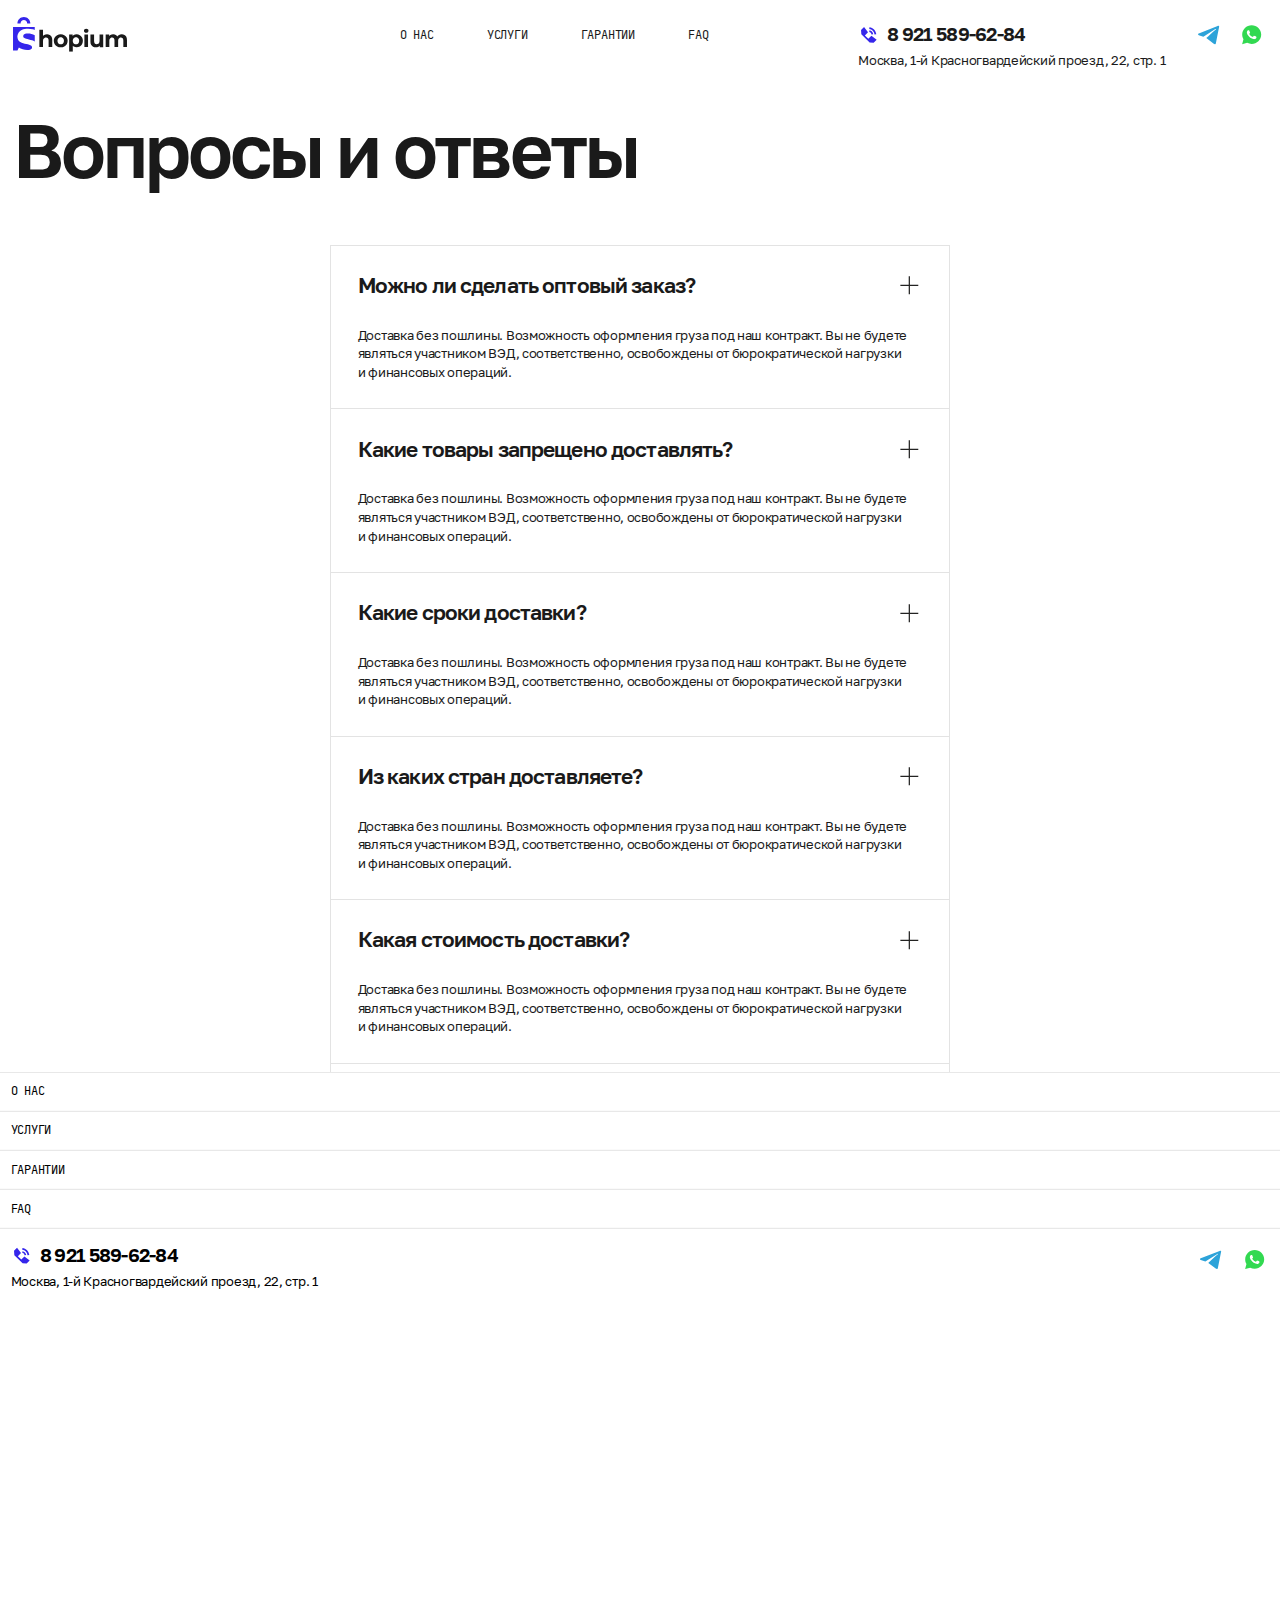
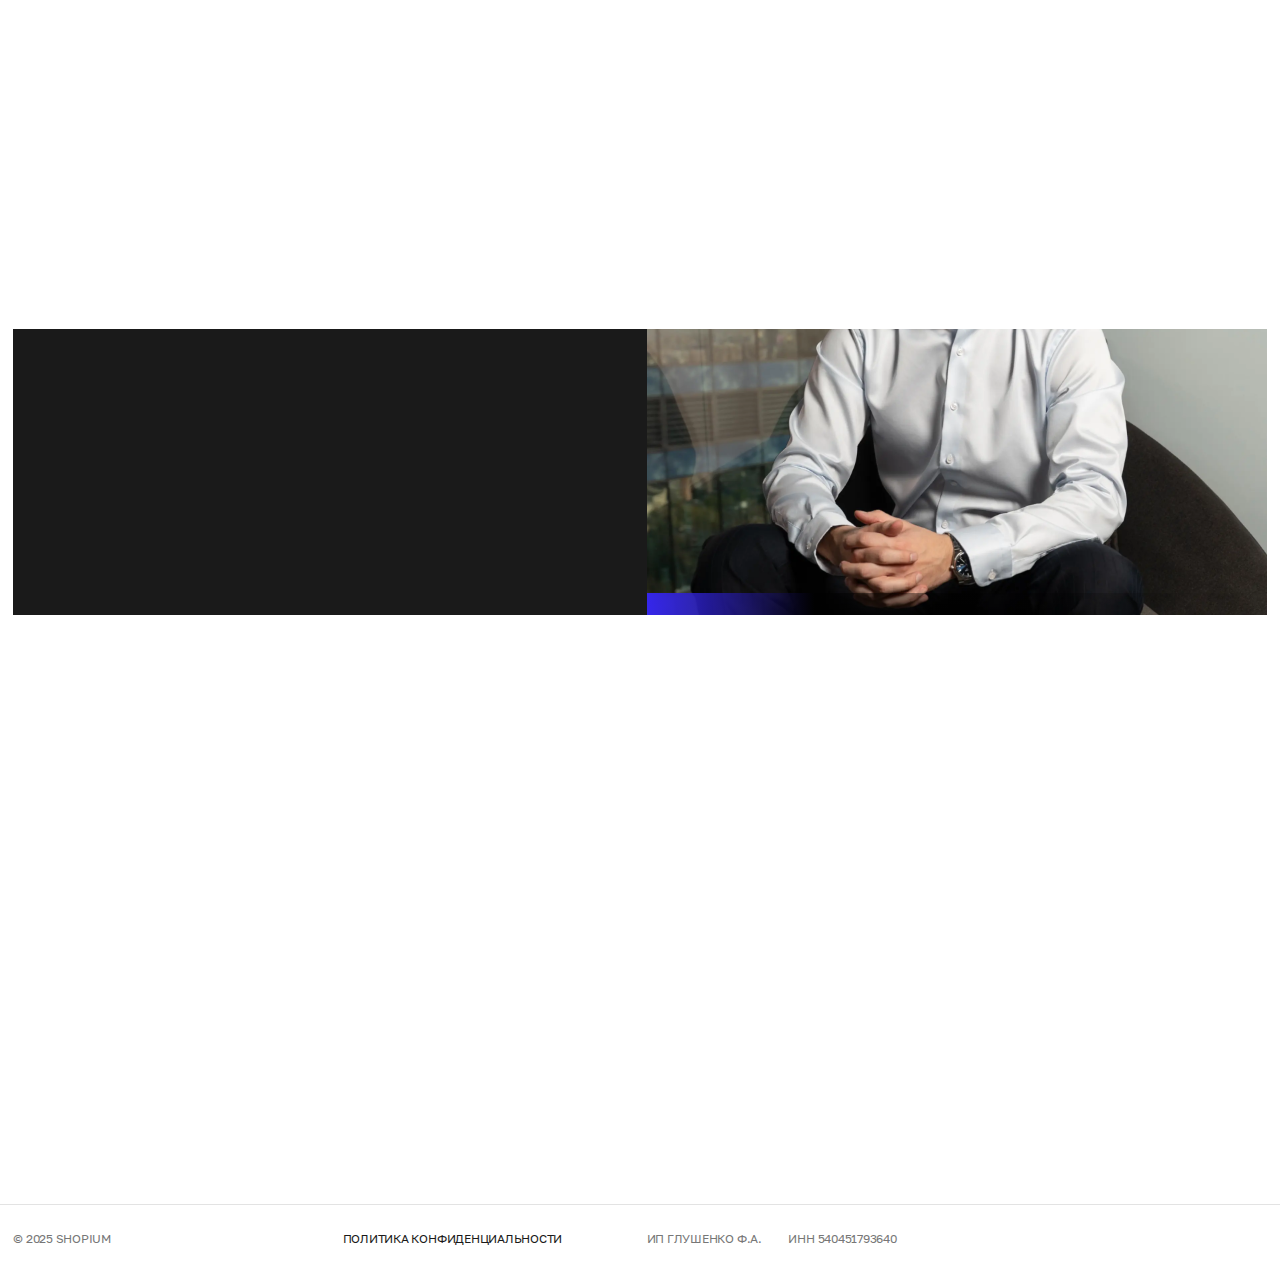
<file: faq.html>
<!DOCTYPE html>
<html lang="ru">
  <head>
    <meta charset="utf-8">
    <title>faq</title>
    <meta content="width=device-width, initial-scale=1" name="viewport">
    <meta content="ie=edge" http-equiv="x-ua-compatible">
    <link href="https://vitejs.dev/logo.svg" rel="icon" type="image/x-icon">
    <meta name="format-detection" content="telephone=no">
    <meta property="og:image" content="/images/opengraph.jpg">
    <script type="module" crossorigin src="scripts/index.js?1743239890456"></script>
    <link rel="stylesheet" crossorigin href="styles/index.css">
  </head>
  <body class="loading" data-barba="wrapper">
    <div class="modal-block">
      <div class="modal-wrapper video" data-modal-wrapper="modal-video-about">
        <div class="modal-wrapper__overlay" data-modal-overlay=""></div>
        <div class="standart-modal__close">
          <button class="button button--hyperion white" data-modal-close="modal-video-about"><span><span class="standart-modal__close-icon">
                <svg xmlns="http://www.w3.org/2000/svg" width="32" height="32" viewbox="0 0 32 32" fill="none">
                  <path class="no-fill stroke-white" d="M8.92896 8.92896L23.0711 23.0711" stroke="#232322" stroke-width="1.5" stroke-linecap="square" stroke-linejoin="round"></path>
                  <path class="no-fill stroke-white" d="M8.92891 23.0711L23.071 8.92896" stroke="#232322" stroke-width="1.5" stroke-linecap="square" stroke-linejoin="round"></path>
                </svg></span></span></button>
        </div>
        <div class="modal-wrapper__content standart-modal">
          <div class="standart-modal__wrapper" data-lenis-prevent="true" data-video-wrapper="">
          </div>
        </div>
      </div>
      <div class="modal-wrapper form-answer" data-modal-wrapper="form-answer-modal">
        <div class="modal-wrapper__overlay" data-modal-overlay=""></div>
        <div class="standart-modal__close">
          <button class="button button--hyperion white" data-modal-close="form-answer-modal"><span><span class="standart-modal__close-icon">
                <svg xmlns="http://www.w3.org/2000/svg" width="32" height="32" viewbox="0 0 32 32" fill="none">
                  <path class="no-fill stroke-white" d="M8.92896 8.92896L23.0711 23.0711" stroke="#232322" stroke-width="1.5" stroke-linecap="square" stroke-linejoin="round"></path>
                  <path class="no-fill stroke-white" d="M8.92891 23.0711L23.071 8.92896" stroke="#232322" stroke-width="1.5" stroke-linecap="square" stroke-linejoin="round"></path>
                </svg></span></span></button>
        </div>
        <div class="modal-wrapper__content standart-modal">
          <div class="standart-modal__wrapper" data-lenis-prevent="true">
            <div class="form-answer__inner">
              <div class="form-answer__icon">
                <svg xmlns="http://www.w3.org/2000/svg" width="201" height="200" viewbox="0 0 201 200" fill="none">
                  <path fill-rule="evenodd" clip-rule="evenodd" d="M177.5 100C177.5 142.526 143.026 177 100.5 177C57.9741 177 23.5 142.526 23.5 100C23.5 57.4741 57.9741 23 100.5 23C143.026 23 177.5 57.4741 177.5 100ZM178.5 100C178.5 143.078 143.578 178 100.5 178C57.4218 178 22.5 143.078 22.5 100C22.5 56.9218 57.4218 22 100.5 22C143.578 22 178.5 56.9218 178.5 100ZM86.8536 123.354L131.854 78.3536L131.146 77.6464L86.5 122.293L69.3536 105.146L68.6464 105.854L86.1464 123.354L86.5 123.707L86.8536 123.354Z" fill="url(#paint0_linear_368_2171)"></path>
                  <defs>
                    <lineargradient id="paint0_linear_368_2171" x1="100.5" y1="22" x2="100.5" y2="178" gradientunits="userSpaceOnUse">
                      <stop stop-color="#3526EB"></stop>
                      <stop offset="0.27"></stop>
                      <stop offset="1" stop-color="#CBCBCB"></stop>
                    </lineargradient>
                  </defs>
                </svg>
              </div>
              <div class="form-answer__title title-48 text-whiteText">Спасибо! Свяжемся с&nbsp;вами в&nbsp;ближайшее время.</div>
              <div class="form-answer__button">
                <button class="button link-18 button--hyperion uppercase" data-modal-close="form-answer-modal"><span><span>Спасибо, понятно</span></span></button>
              </div>
            </div>
          </div>
        </div>
      </div>
    </div>
    <div class="wrapper">
      <header class="header active white" data-header="">
        <div class="header__bg"></div>
        <div class="header__inner text-whiteText"><a class="header__logo" href="#">
            <svg xmlns="http://www.w3.org/2000/svg" width="171" height="52" viewbox="0 0 171 52" fill="none">
              <g clip-path="url(#clip0_189_17)">
                <path class="fill-black" d="M55.0678 26.945C53.883 26.35 52.542 26.0525 51.0402 26.0525C49.4237 26.0525 47.9817 26.3912 46.7141 27.0686C46.0758 27.4119 45.5155 27.8238 45.0241 28.3135V19.1777H39.5361V45.1938H45.0241V35.8657C45.0241 34.6986 45.217 33.7374 45.6028 32.9913C45.9885 32.2407 46.5304 31.6868 47.2193 31.3253C47.9128 30.9637 48.6889 30.7806 49.5569 30.7806C50.7739 30.7806 51.7199 31.1422 52.3904 31.8654C53.0609 32.5885 53.3916 33.7099 53.3916 35.2295V45.1892H58.8796V34.3873C58.8796 32.4695 58.5397 30.8996 57.86 29.6729C57.1803 28.4463 56.2481 27.5354 55.0632 26.9359V26.945H55.0678Z" fill="white"></path>
                <path class="fill-black" d="M76.9322 27.2977C75.3616 26.4692 73.5797 26.0527 71.582 26.0527C69.5843 26.0527 67.7748 26.4692 66.218 27.2977C64.6566 28.1261 63.4258 29.275 62.5257 30.7351C61.621 32.1952 61.1709 33.8749 61.1709 35.7653C61.1709 37.6556 61.621 39.2988 62.5257 40.7588C63.4304 42.2189 64.6612 43.3723 66.218 44.2145C67.7794 45.0567 69.5659 45.4778 71.582 45.4778C73.5981 45.4778 75.357 45.0567 76.9322 44.2145C78.5028 43.3723 79.7336 42.2235 80.6245 40.7588C81.5155 39.2988 81.9609 37.6327 81.9609 35.7653C81.9609 33.8978 81.5155 32.1631 80.6245 30.7168C79.7336 29.2658 78.5028 28.1261 76.9322 27.2977ZM75.7703 38.5527C75.3478 39.3354 74.7737 39.9395 74.0481 40.3606C73.3225 40.7817 72.5005 40.9923 71.5866 40.9923C70.6727 40.9923 69.8506 40.7817 69.125 40.3606C68.3994 39.9395 67.8162 39.3399 67.3845 38.5527C66.9482 37.77 66.7324 36.8409 66.7324 35.7653C66.7324 34.6897 66.9482 33.7285 67.3845 32.9595C67.8162 32.186 68.3994 31.591 69.125 31.1699C69.8506 30.7488 70.6727 30.5383 71.5866 30.5383C72.5005 30.5383 73.3225 30.7488 74.0481 31.1699C74.7737 31.591 75.3478 32.186 75.7703 32.9595C76.1928 33.7285 76.4041 34.6668 76.4041 35.7653C76.4041 36.8638 76.1928 37.77 75.7703 38.5527Z" fill="white"></path>
                <path class="fill-black" d="M100.207 27.2611C98.7884 26.4555 97.1856 26.0527 95.4037 26.0527C93.7367 26.0527 92.3084 26.4006 91.1098 27.1009C90.4806 27.4716 89.9295 27.9431 89.4565 28.5152V26.3319H84.2119V52.0001H89.6999V43.1847C90.1454 43.679 90.6505 44.0955 91.2108 44.4251C92.4049 45.1254 93.801 45.4778 95.3991 45.4778C97.181 45.4778 98.7838 45.0796 100.203 44.2832C101.622 43.4868 102.747 42.3654 103.578 40.9145C104.41 39.4635 104.827 37.7471 104.827 35.7607C104.827 33.7742 104.41 32.0899 103.578 30.639C102.747 29.188 101.622 28.0621 100.203 27.2565H100.207V27.2611ZM98.623 38.5573C98.1868 39.3399 97.6127 39.9441 96.9009 40.3652C96.1844 40.7863 95.3716 40.9968 94.4577 40.9968C93.5438 40.9968 92.7217 40.7863 91.9961 40.3652C91.2705 39.9441 90.6965 39.3445 90.274 38.5573C89.8515 37.7746 89.6402 36.8454 89.6402 35.7698C89.6402 34.6942 89.8515 33.733 90.274 32.9641C90.6965 32.1906 91.2705 31.5956 91.9961 31.1745C92.7217 30.7534 93.5438 30.5428 94.4577 30.5428C95.3716 30.5428 96.189 30.7534 96.9009 31.1745C97.6173 31.5956 98.1913 32.1906 98.623 32.9641C99.0547 33.733 99.2752 34.6713 99.2752 35.7698C99.2752 36.8683 99.0593 37.7746 98.623 38.5573Z" fill="white"></path>
                <path class="fill-black" d="M112.29 18.4274C111.656 17.8781 110.834 17.6035 109.828 17.6035C108.822 17.6035 108 17.8964 107.367 18.4823C106.733 19.0682 106.416 19.7914 106.416 20.6564C106.416 21.5215 106.733 22.2447 107.367 22.8305C108 23.4164 108.822 23.7093 109.828 23.7093C110.834 23.7093 111.688 23.4118 112.308 22.8122C112.928 22.2126 113.24 21.462 113.24 20.5511C113.24 19.6403 112.924 18.9812 112.29 18.432V18.4274Z" fill="white"></path>
                <path class="fill-black" d="M112.57 26.332H107.082V45.1987H112.57V26.332Z" fill="white"></path>
                <path class="fill-black" d="M129.847 35.6601C129.847 36.8044 129.658 37.761 129.282 38.5162C128.905 39.276 128.391 39.8389 127.734 40.2005C127.077 40.5621 126.329 40.7452 125.484 40.7452C124.262 40.7452 123.321 40.3745 122.65 39.6421C121.98 38.9052 121.649 37.7564 121.649 36.191V26.3366H116.161V36.9966C116.161 38.9373 116.501 40.5347 117.181 41.7842C117.86 43.0337 118.816 43.9629 120.046 44.5716C121.277 45.1804 122.678 45.487 124.248 45.487C125.704 45.487 127.045 45.1529 128.276 44.4847C128.993 44.0956 129.608 43.5967 130.122 42.988V45.2033H135.33V26.332H129.842V35.6601H129.847Z" fill="white"></path>
                <path class="fill-black" d="M170.008 29.6823C169.337 28.4557 168.423 27.5449 167.261 26.9453C166.1 26.3502 164.768 26.0527 163.266 26.0527C161.461 26.0527 159.858 26.483 158.462 27.348C157.668 27.8424 156.997 28.4374 156.451 29.1285C156.01 28.4145 155.45 27.8241 154.77 27.3664C153.47 26.4876 151.95 26.0527 150.214 26.0527C148.667 26.0527 147.289 26.3869 146.081 27.0505C145.383 27.435 144.781 27.9248 144.267 28.5152V26.3319H139.022V45.1986H144.51V35.7286C144.51 34.6073 144.685 33.6827 145.039 32.9595C145.392 32.2363 145.884 31.6917 146.517 31.3301C147.151 30.9685 147.868 30.7854 148.662 30.7854C149.81 30.7854 150.696 31.147 151.316 31.8702C151.936 32.5934 152.249 33.7147 152.249 35.2343V45.194H157.737V35.7241C157.737 34.6027 157.911 33.6781 158.265 32.9549C158.618 32.2318 159.11 31.6871 159.744 31.3255C160.377 30.9639 161.094 30.7808 161.888 30.7808C163.036 30.7808 163.927 31.1424 164.561 31.8656C165.195 32.5888 165.512 33.7102 165.512 35.2297V45.1894H171V34.3876C171 32.4698 170.664 30.8998 169.999 29.6732L170.008 29.6823Z" fill="white"></path>
                <path class="fill-dark-blue" d="M0 14.8574V50.4487H6.64069L8.77159 45.7343C10.3973 46.8877 12.3216 47.8306 14.5397 48.5675C16.7625 49.3044 19.0082 49.6751 21.286 49.6751C23.0174 49.6751 24.4181 49.5058 25.4835 49.1625C26.549 48.8192 27.3343 48.3432 27.8395 47.7299C28.3446 47.1166 28.5972 46.4163 28.5972 45.6244C28.5972 44.6175 28.1977 43.8165 27.4032 43.2215C26.6087 42.6265 25.5616 42.1413 24.2619 41.7614C22.9623 41.3815 21.5248 41.0245 19.9542 40.6812C18.3836 40.3379 16.813 39.9168 15.2424 39.4134C13.6717 38.9099 12.2343 38.2599 10.9346 37.4681C9.63497 36.6763 8.5787 35.6327 7.76584 34.3374C6.95297 33.0421 6.54425 31.3852 6.54425 29.3713C6.54425 27.2109 7.13208 25.2382 8.30775 23.4577C9.48342 21.6772 11.2515 20.2538 13.6166 19.1919C15.9817 18.13 18.9531 17.5991 22.5306 17.5991C24.9141 17.5991 27.2608 17.8783 29.5754 18.4367C30.6454 18.693 31.6558 19.0134 32.6064 19.3933V14.8574H0Z" fill="white"></path>
                <path class="fill-dark-blue" d="M22.4801 24.6201C20.7809 24.6201 19.3894 24.8169 18.3101 25.2151C17.2263 25.6133 16.4502 26.126 15.9818 26.753C15.5133 27.3801 15.2791 28.1124 15.2791 28.9409C15.2791 29.9112 15.6787 30.6985 16.4732 31.2889C17.2676 31.8839 18.3147 32.3599 19.6144 32.7215C20.9141 33.0831 22.3515 33.4401 23.9221 33.8017C25.4927 34.1633 27.0633 34.5752 28.6386 35.0467C30.0806 35.4769 31.4032 36.049 32.6156 36.7493V27.3801C30.9715 26.4784 29.332 25.801 27.6879 25.3479C25.9198 24.8627 24.1839 24.6201 22.4847 24.6201H22.4801Z" fill="white"></path>
                <path class="fill-dark-blue" d="M25.9798 9.63929H21.2818C21.2818 6.90679 19.0498 4.68233 16.3081 4.68233C13.5664 4.68233 11.3345 6.90679 11.3345 9.63929H6.63184C6.63184 4.32532 10.9717 0 16.3081 0C21.6446 0 25.9798 4.32532 25.9798 9.63929Z" fill="white"></path>
              </g>
              <defs>
                <clippath id="clip0_189_17">
                  <rect width="171" height="52" fill="white"></rect>
                </clippath>
              </defs>
            </svg></a>
          <nav class="header__menu desktop">
            <div class="header__menu-item"><a class="link-18 link-line text-whiteText" href="#">О нас</a></div>
            <div class="header__menu-item"><a class="link-18 link-line text-whiteText" href="#">услуги</a></div>
            <div class="header__menu-item"><a class="link-18 link-line text-whiteText" href="#">гарантии</a></div>
            <div class="header__menu-item"><a class="link-18 link-line text-whiteText" href="#">FAQ</a></div>
          </nav>
          <div class="header__contacts">
            <div class="header__contacts-inner">
              <div class="header__contact"><a class="phone-link link-line text-whiteText" href="tel:89215896284">
                  <div class="phone-link__icon">
                    <svg xmlns="http://www.w3.org/2000/svg" width="32" height="32" viewbox="0 0 32 32" fill="none">
                      <path class="fill-dark-blue" d="M15.4889 22.1583L10.3265 17.0828L15.0116 12.4063L9.06848 4.52832L4.53076 9.05715L5.00797 15.5036L17.4151 27.6936L23.4884 27.9799L28 23.4597L20.122 17.5166L15.4889 22.1583Z" fill="white"></path>
                      <path class="fill-dark-blue" d="M24.848 15.6427L27.4367 15.3813C26.8858 9.90989 22.5672 5.47406 17.1674 4.83105L16.8605 7.41548C21.0576 7.91545 24.4164 11.374 24.847 15.6416L24.848 15.6427Z" fill="white"></path>
                      <path class="fill-dark-blue" d="M20.293 15.7125L22.8655 15.3123C22.4078 12.3688 20.1531 10.0286 17.2542 9.48633L16.7759 12.0447C18.5914 12.3842 20.0045 13.8569 20.2919 15.7126L20.293 15.7125Z" fill="white"></path>
                    </svg>
                  </div>
                  <div class="phone-link__text title-28 uppercase">8 921 589-62-84</div></a>
              </div>
              <div class="header__contact desktop"><a class="text-20 link-line text-whiteText" href="#">Москва, 1-й Красногвардейский проезд, 22, стр.&nbsp;1</a></div>
            </div>
            <div class="header__socials desktop"><a class="socials-icon-link" href="t.me/shopium_help" target="_blank">
                <svg xmlns="http://www.w3.org/2000/svg" width="32" height="32" viewbox="0 0 32 32" fill="none">
                  <path class="fill-tg-blue fill-white" d="M26.4 7.1084L22.7302 25.5673C22.7302 25.5673 22.2168 26.8471 20.8062 26.2333L12.3391 19.7559L12.2998 19.7368C13.4435 18.7121 22.3124 10.756 22.7 10.3953C23.3001 9.8368 22.9276 9.50429 22.2309 9.92621L9.1304 18.2269L4.07627 16.5302C4.07627 16.5302 3.2809 16.2479 3.20439 15.6341C3.12686 15.0194 4.10245 14.6868 4.10245 14.6868L24.7066 6.62219C24.7066 6.62219 26.4 5.87982 26.4 7.1084Z" fill="white"></path>
                </svg></a><a class="socials-icon-link" href="https://wa.me/79215896284" target="_blank">
                <svg xmlns="http://www.w3.org/2000/svg" width="32" height="32" viewbox="0 0 32 32" fill="none">
                  <path class="fill-wa-green fill-white" d="M23.3561 8.63343C21.3993 6.68343 18.7902 5.6001 16.0362 5.6001C10.3108 5.6001 5.67245 10.2223 5.67245 15.9279C5.67245 17.7334 6.17977 19.539 7.04945 21.0557L5.59998 26.4001L11.108 24.9557C12.6299 25.7501 14.2968 26.1834 16.0362 26.1834C21.7616 26.1834 26.4 21.5612 26.4 15.8557C26.3275 13.1834 25.3129 10.5834 23.3561 8.63343ZM21.0369 19.6112C20.8195 20.189 19.8049 20.7668 19.2975 20.839C18.8627 20.9112 18.2829 20.9112 17.7031 20.7668C17.3407 20.6223 16.8334 20.4779 16.2536 20.189C13.6446 19.1057 11.9777 16.5057 11.8327 16.289C11.6878 16.1445 10.7456 14.9168 10.7456 13.6168C10.7456 12.3168 11.3979 11.739 11.6153 11.4501C11.8327 11.1612 12.1226 11.1612 12.34 11.1612C12.485 11.1612 12.7024 11.1612 12.8474 11.1612C12.9923 11.1612 13.2097 11.089 13.4272 11.5945C13.6446 12.1001 14.1519 13.4001 14.2244 13.4723C14.2968 13.6168 14.2968 13.7612 14.2244 13.9057C14.1519 14.0501 14.0794 14.1945 13.9345 14.339C13.7895 14.4834 13.6446 14.7001 13.5721 14.7723C13.4272 14.9168 13.2822 15.0612 13.4272 15.2779C13.5721 15.5668 14.0794 16.3612 14.8766 17.0834C15.8913 17.9501 16.6885 18.239 16.9784 18.3834C17.2683 18.5279 17.4132 18.4557 17.5582 18.3112C17.7031 18.1668 18.2104 17.589 18.3554 17.3001C18.5003 17.0112 18.7177 17.0834 18.9352 17.1557C19.1526 17.2279 20.4571 17.8779 20.6745 18.0223C20.9644 18.1668 21.1094 18.239 21.1819 18.3112C21.2543 18.5279 21.2543 19.0334 21.0369 19.6112Z" fill="white"></path>
                </svg></a>
            </div>
            <button class="header__burger devices" data-burger-button=""></button>
          </div>
        </div>
      </header>
      <main data-barba="container" data-barba-namespace="faq">
        <section class="section faq-accordions pt-10">
          <h1 class="section__title title-112" data-scroll-animate="appear">Вопросы и ответы</h1>
          <div class="section__content">
            <div class="accordion-container">
              <div class="accordion">
                <h2 class="accordion__header">
                  <button class="accordion__button" type="button"><span class="title-32">Можно ли сделать оптовый заказ?</span><span class="accordion__close">
                      <svg xmlns="http://www.w3.org/2000/svg" width="32" height="32" viewbox="0 0 32 32" fill="none">
                        <path class="no-fill stroke-white" d="M8.92896 8.92896L23.0711 23.0711" stroke="#232322" stroke-width="1.5" stroke-linecap="square" stroke-linejoin="round"></path>
                        <path class="no-fill stroke-white" d="M8.92891 23.0711L23.071 8.92896" stroke="#232322" stroke-width="1.5" stroke-linecap="square" stroke-linejoin="round"></path>
                      </svg></span></button>
                </h2>
                <div class="accordion__panel">
                  <div class="accordion__panel-content text-20">
                    <p>Доставка без пошлины. Возможность оформления груза под наш контракт. Вы не будете являться участником ВЭД, соответственно, освобождены от бюрократической нагрузки и финансовых операций.</p>
                  </div>
                </div>
              </div>
              <div class="accordion">
                <h2 class="accordion__header">
                  <button class="accordion__button" type="button"><span class="title-32">Какие товары запрещено доставлять?</span><span class="accordion__close">
                      <svg xmlns="http://www.w3.org/2000/svg" width="32" height="32" viewbox="0 0 32 32" fill="none">
                        <path class="no-fill stroke-white" d="M8.92896 8.92896L23.0711 23.0711" stroke="#232322" stroke-width="1.5" stroke-linecap="square" stroke-linejoin="round"></path>
                        <path class="no-fill stroke-white" d="M8.92891 23.0711L23.071 8.92896" stroke="#232322" stroke-width="1.5" stroke-linecap="square" stroke-linejoin="round"></path>
                      </svg></span></button>
                </h2>
                <div class="accordion__panel">
                  <div class="accordion__panel-content text-20">
                    <p>Доставка без пошлины. Возможность оформления груза под наш контракт. Вы не будете являться участником ВЭД, соответственно, освобождены от бюрократической нагрузки и финансовых операций.</p>
                  </div>
                </div>
              </div>
              <div class="accordion">
                <h2 class="accordion__header">
                  <button class="accordion__button" type="button"><span class="title-32">Какие сроки доставки?</span><span class="accordion__close">
                      <svg xmlns="http://www.w3.org/2000/svg" width="32" height="32" viewbox="0 0 32 32" fill="none">
                        <path class="no-fill stroke-white" d="M8.92896 8.92896L23.0711 23.0711" stroke="#232322" stroke-width="1.5" stroke-linecap="square" stroke-linejoin="round"></path>
                        <path class="no-fill stroke-white" d="M8.92891 23.0711L23.071 8.92896" stroke="#232322" stroke-width="1.5" stroke-linecap="square" stroke-linejoin="round"></path>
                      </svg></span></button>
                </h2>
                <div class="accordion__panel">
                  <div class="accordion__panel-content text-20">
                    <p>Доставка без пошлины. Возможность оформления груза под наш контракт. Вы не будете являться участником ВЭД, соответственно, освобождены от бюрократической нагрузки и финансовых операций.</p>
                  </div>
                </div>
              </div>
              <div class="accordion">
                <h2 class="accordion__header">
                  <button class="accordion__button" type="button"><span class="title-32">Из каких стран доставляете?</span><span class="accordion__close">
                      <svg xmlns="http://www.w3.org/2000/svg" width="32" height="32" viewbox="0 0 32 32" fill="none">
                        <path class="no-fill stroke-white" d="M8.92896 8.92896L23.0711 23.0711" stroke="#232322" stroke-width="1.5" stroke-linecap="square" stroke-linejoin="round"></path>
                        <path class="no-fill stroke-white" d="M8.92891 23.0711L23.071 8.92896" stroke="#232322" stroke-width="1.5" stroke-linecap="square" stroke-linejoin="round"></path>
                      </svg></span></button>
                </h2>
                <div class="accordion__panel">
                  <div class="accordion__panel-content text-20">
                    <p>Доставка без пошлины. Возможность оформления груза под наш контракт. Вы не будете являться участником ВЭД, соответственно, освобождены от бюрократической нагрузки и финансовых операций.</p>
                  </div>
                </div>
              </div>
              <div class="accordion">
                <h2 class="accordion__header">
                  <button class="accordion__button" type="button"><span class="title-32">Какая стоимость доставки?</span><span class="accordion__close">
                      <svg xmlns="http://www.w3.org/2000/svg" width="32" height="32" viewbox="0 0 32 32" fill="none">
                        <path class="no-fill stroke-white" d="M8.92896 8.92896L23.0711 23.0711" stroke="#232322" stroke-width="1.5" stroke-linecap="square" stroke-linejoin="round"></path>
                        <path class="no-fill stroke-white" d="M8.92891 23.0711L23.071 8.92896" stroke="#232322" stroke-width="1.5" stroke-linecap="square" stroke-linejoin="round"></path>
                      </svg></span></button>
                </h2>
                <div class="accordion__panel">
                  <div class="accordion__panel-content text-20">
                    <p>Доставка без пошлины. Возможность оформления груза под наш контракт. Вы не будете являться участником ВЭД, соответственно, освобождены от бюрократической нагрузки и финансовых операций.</p>
                  </div>
                </div>
              </div>
              <div class="accordion">
                <h2 class="accordion__header">
                  <button class="accordion__button" type="button"><span class="title-32">У меня уже выкуплен товар, можно ли его доставить?</span><span class="accordion__close">
                      <svg xmlns="http://www.w3.org/2000/svg" width="32" height="32" viewbox="0 0 32 32" fill="none">
                        <path class="no-fill stroke-white" d="M8.92896 8.92896L23.0711 23.0711" stroke="#232322" stroke-width="1.5" stroke-linecap="square" stroke-linejoin="round"></path>
                        <path class="no-fill stroke-white" d="M8.92891 23.0711L23.071 8.92896" stroke="#232322" stroke-width="1.5" stroke-linecap="square" stroke-linejoin="round"></path>
                      </svg></span></button>
                </h2>
                <div class="accordion__panel">
                  <div class="accordion__panel-content text-20">
                    <p>Доставка без пошлины. Возможность оформления груза под наш контракт. Вы не будете являться участником ВЭД, соответственно, освобождены от бюрократической нагрузки и финансовых операций.</p>
                  </div>
                </div>
              </div>
              <div class="accordion">
                <h2 class="accordion__header">
                  <button class="accordion__button" type="button"><span class="title-32">Работаете ли по договору?</span><span class="accordion__close">
                      <svg xmlns="http://www.w3.org/2000/svg" width="32" height="32" viewbox="0 0 32 32" fill="none">
                        <path class="no-fill stroke-white" d="M8.92896 8.92896L23.0711 23.0711" stroke="#232322" stroke-width="1.5" stroke-linecap="square" stroke-linejoin="round"></path>
                        <path class="no-fill stroke-white" d="M8.92891 23.0711L23.071 8.92896" stroke="#232322" stroke-width="1.5" stroke-linecap="square" stroke-linejoin="round"></path>
                      </svg></span></button>
                </h2>
                <div class="accordion__panel">
                  <div class="accordion__panel-content text-20">
                    <p>Доставка без пошлины. Возможность оформления груза под наш контракт. Вы не будете являться участником ВЭД, соответственно, освобождены от бюрократической нагрузки и финансовых операций.</p>
                  </div>
                </div>
              </div>
              <div class="accordion">
                <h2 class="accordion__header">
                  <button class="accordion__button" type="button"><span class="title-32">Хочу заказать товар, но не знаю как его найти, поможете?</span><span class="accordion__close">
                      <svg xmlns="http://www.w3.org/2000/svg" width="32" height="32" viewbox="0 0 32 32" fill="none">
                        <path class="no-fill stroke-white" d="M8.92896 8.92896L23.0711 23.0711" stroke="#232322" stroke-width="1.5" stroke-linecap="square" stroke-linejoin="round"></path>
                        <path class="no-fill stroke-white" d="M8.92891 23.0711L23.071 8.92896" stroke="#232322" stroke-width="1.5" stroke-linecap="square" stroke-linejoin="round"></path>
                      </svg></span></button>
                </h2>
                <div class="accordion__panel">
                  <div class="accordion__panel-content text-20">
                    <p>Доставка без пошлины. Возможность оформления груза под наш контракт. Вы не будете являться участником ВЭД, соответственно, освобождены от бюрократической нагрузки и финансовых операций.</p>
                  </div>
                </div>
              </div>
            </div>
          </div>
        </section>
        <div class="form-section-photo" id="form-section-photo">
          <div class="form-section-photo__inner bg-blackBg">
            <div class="form-section-photo__content" data-scroll-animate="appear">
              <div class="form-section__text form-section-photo__text">
                <h2 class="form-section__title form-section-photo__title title-80 text-whiteText">Получите расчет</h2>
                <div class="form-section__subtitle form-section-photo__subtitle text-24 text-whiteText">Оставьте контактные данные и получите экспресс-расчет по вашему запросу</div>
              </div>
              <form class="form-section-photo__form" id="get-quote-form" action="" novalidate="" data-validate="form">
                <div class="form-section__form-inputs form-section-photo__form-inputs" data-tab-input-wrapper="">
                  <div class="form-section__form-input">
                    <div class="input-ui__wrapper" data-input-wrapper="">
                      <div class="input-ui custom-placeholder" data-input-parent="">
                        <input data-input="" name="name" placeholder="Ваше имя" required="" autocomplete="given-name" minlength="2" maxlength="50" data-validate="name"/>
                        <div class="custom-placeholder__service"><span>Ваше имя</span>
                        </div>
                      </div>
                      <div class="input-ui__error text-16" data-error-container=""></div>
                    </div>
                  </div>
                  <div class="form-section__form-input" data-tab-input="phone-primary">
                    <div class="input-ui__wrapper" data-input-wrapper="">
                      <div class="input-ui custom-placeholder" data-input-parent="">
                        <input data-input="" name="phone" placeholder="Телефон" required="" autocomplete="tel" data-mask-phone="" data-validate="tel"/>
                        <div class="custom-placeholder__service"><span>Телефон</span>
                        </div>
                      </div>
                      <div class="input-ui__error text-16" data-error-container=""></div>
                    </div>
                  </div>
                  <div class="form-section__form-input hide" data-tab-input="telegram-primary">
                    <div class="input-ui__wrapper" data-input-wrapper="">
                      <div class="input-ui custom-placeholder" data-input-parent="">
                        <input data-input="" name="telegram" placeholder="Никнейм" data-validate="text"/>
                        <div class="custom-placeholder__service"><span>Никнейм</span>
                        </div>
                      </div>
                      <div class="input-ui__error text-16" data-error-container=""></div>
                    </div>
                  </div>
                </div>
                <div class="form-section__radios" data-input-wrapper="">
                  <div class="form-section__radios-inputs">
                    <label class="radiobutton">
                      <input type="radio" name="communication" required="" checked="" data-tab-input-tab="phone-primary"/><span class="radiobutton__box"><span class="radiobutton__check"></span></span><span class="radiobutton__text text-20 text-whiteText">Перезвоните мне</span>
                    </label>
                    <label class="radiobutton">
                      <input type="radio" name="communication" required="" data-tab-input-tab="telegram-primary"/><span class="radiobutton__box"><span class="radiobutton__check"></span></span><span class="radiobutton__text text-20 text-whiteText">Напишите в Telegram</span>
                    </label>
                    <label class="radiobutton">
                      <input type="radio" name="communication" required="" data-tab-input-tab="phone-primary"/><span class="radiobutton__box"><span class="radiobutton__check"></span></span><span class="radiobutton__text text-20 text-whiteText">Напишите в WhatsApp</span>
                    </label>
                  </div>
                  <div class="form-section__radios-error text-16" data-error-container="">Выберите один из вариантов</div>
                </div>
                <div class="form-section__form-agreement text-16 text-whiteText"><span class="opacity-60">Нажимая на кнопку «Отправить», вы соглашаетесь c&nbsp;</span><a class="link-line text-whiteText" href="#">политикой кофиденциальности</a></div>
                <div class="form-section__form-button">
                  <button class="button link-18 button--hyperion uppercase wide" type="submit" form="get-quote-form"><span><span>Получить расчет</span></span></button>
                </div>
                <div class="form-section__form-button">
                  <button class="button link-18 button--hyperion uppercase" type="button" data-modal-btn="form-answer-modal"><span><span>ответ формы</span></span></button>
                </div>
              </form>
              <div class="form-section-photo__contacts">
                <div class="call-to-action">
                  <div class="call-to-action__header">
                    <div class="call-to-action__blink"></div>
                    <div class="call-to-action__title title-32 text-whiteText">Или напишите, мы онлайн</div>
                  </div>
                  <div class="call-to-action__contacts"><a class="button-icon button--hyperion button tg" href="https://t.me/shopium_help" target="_blank"><span class="button-icon__inner"><span class="button-icon__icon">
                          <svg xmlns="http://www.w3.org/2000/svg" width="32" height="32" viewbox="0 0 32 32" fill="none">
                            <path class="fill-tg-blue fill-white" d="M26.4 7.1084L22.7302 25.5673C22.7302 25.5673 22.2168 26.8471 20.8062 26.2333L12.3391 19.7559L12.2998 19.7368C13.4435 18.7121 22.3124 10.756 22.7 10.3953C23.3001 9.8368 22.9276 9.50429 22.2309 9.92621L9.1304 18.2269L4.07627 16.5302C4.07627 16.5302 3.2809 16.2479 3.20439 15.6341C3.12686 15.0194 4.10245 14.6868 4.10245 14.6868L24.7066 6.62219C24.7066 6.62219 26.4 5.87982 26.4 7.1084Z" fill="#1D1D1D"></path>
                          </svg></span><span class="button-icon__text link-18 uppercase">Telegram</span></span></a><a class="button-icon button--hyperion button wa" href="https://wa.me/79215896284" target="_blank"><span class="button-icon__inner"><span class="button-icon__icon">
                          <svg xmlns="http://www.w3.org/2000/svg" width="32" height="32" viewbox="0 0 32 32" fill="none">
                            <path class="fill-wa-green fill-white" d="M23.3561 8.63343C21.3993 6.68343 18.7902 5.6001 16.0362 5.6001C10.3108 5.6001 5.67245 10.2223 5.67245 15.9279C5.67245 17.7334 6.17977 19.539 7.04945 21.0557L5.59998 26.4001L11.108 24.9557C12.6299 25.7501 14.2968 26.1834 16.0362 26.1834C21.7616 26.1834 26.4 21.5612 26.4 15.8557C26.3275 13.1834 25.3129 10.5834 23.3561 8.63343ZM21.0369 19.6112C20.8195 20.189 19.8049 20.7668 19.2975 20.839C18.8627 20.9112 18.2829 20.9112 17.7031 20.7668C17.3407 20.6223 16.8334 20.4779 16.2536 20.189C13.6446 19.1057 11.9777 16.5057 11.8327 16.289C11.6878 16.1445 10.7456 14.9168 10.7456 13.6168C10.7456 12.3168 11.3979 11.739 11.6153 11.4501C11.8327 11.1612 12.1226 11.1612 12.34 11.1612C12.485 11.1612 12.7024 11.1612 12.8474 11.1612C12.9923 11.1612 13.2097 11.089 13.4272 11.5945C13.6446 12.1001 14.1519 13.4001 14.2244 13.4723C14.2968 13.6168 14.2968 13.7612 14.2244 13.9057C14.1519 14.0501 14.0794 14.1945 13.9345 14.339C13.7895 14.4834 13.6446 14.7001 13.5721 14.7723C13.4272 14.9168 13.2822 15.0612 13.4272 15.2779C13.5721 15.5668 14.0794 16.3612 14.8766 17.0834C15.8913 17.9501 16.6885 18.239 16.9784 18.3834C17.2683 18.5279 17.4132 18.4557 17.5582 18.3112C17.7031 18.1668 18.2104 17.589 18.3554 17.3001C18.5003 17.0112 18.7177 17.0834 18.9352 17.1557C19.1526 17.2279 20.4571 17.8779 20.6745 18.0223C20.9644 18.1668 21.1094 18.239 21.1819 18.3112C21.2543 18.5279 21.2543 19.0334 21.0369 19.6112Z" fill="#1D1D1D"></path>
                          </svg></span><span class="button-icon__text link-18 uppercase">WhatsApp</span></span></a>
                  </div>
                </div>
              </div>
            </div>
            <div class="form-section-photo__photo">
              <div class="form-section-photo__photo-founder link-16 bg-whiteBg uppercase">филипп глушенко, основатель сервиса</div>
              <div class="form-section-photo__photo-img">
                <picture class="picture">
                  <source class="lazyload" type="image/webp" srcset="webp/form-founder-mob.webp" media="(max-width: 576px)"/>
                  <source class="lazyload" type="image/jpeg" srcset="images/form-founder-mob.jpg" media="(max-width: 576px)"/>
                  <source class="lazyload" type="image/webp" srcset="webp/form-founder.webp"/>
                  <source class="lazyload" type="image/jpeg" srcset="images/form-founder.jpg"/><img class="picture__img lazyload" src="webp/form-founder.webp" data-src="images/form-founder.webp" alt="form-founder.webp"/>
                </picture>
              </div>
              <div class="form-section-photo__string"></div>
            </div>
          </div>
        </div>
      </main>
      <div class="burger-menu bg-whiteBg" data-burger-menu="">
        <div class="burger-menu__wrapper">
          <div class="burger-menu__inner">
            <nav class="burger-menu__nav">
              <div class="burger-menu__nav-item"><a class="link-18" href="#">О нас</a></div>
              <div class="burger-menu__nav-item"><a class="link-18" href="#">услуги</a></div>
              <div class="burger-menu__nav-item"><a class="link-18" href="#">гарантии</a></div>
              <div class="burger-menu__nav-item"><a class="link-18" href="#">FAQ</a></div>
            </nav>
            <div class="burger-menu__info">
              <div class="burger-menu__contacts"><a class="phone-link" href="tel:89215896284" link="tel:89215896284">
                  <div class="phone-link__icon">
                    <svg xmlns="http://www.w3.org/2000/svg" width="32" height="32" viewbox="0 0 32 32" fill="none">
                      <path class="fill-dark-blue" d="M15.4889 22.1583L10.3265 17.0828L15.0116 12.4063L9.06848 4.52832L4.53076 9.05715L5.00797 15.5036L17.4151 27.6936L23.4884 27.9799L28 23.4597L20.122 17.5166L15.4889 22.1583Z" fill="white"></path>
                      <path class="fill-dark-blue" d="M24.848 15.6427L27.4367 15.3813C26.8858 9.90989 22.5672 5.47406 17.1674 4.83105L16.8605 7.41548C21.0576 7.91545 24.4164 11.374 24.847 15.6416L24.848 15.6427Z" fill="white"></path>
                      <path class="fill-dark-blue" d="M20.293 15.7125L22.8655 15.3123C22.4078 12.3688 20.1531 10.0286 17.2542 9.48633L16.7759 12.0447C18.5914 12.3842 20.0045 13.8569 20.2919 15.7126L20.293 15.7125Z" fill="white"></path>
                    </svg>
                  </div>
                  <div class="phone-link__text title-28 uppercase">8 921 589-62-84</div></a>
                <div class="burger-menu__contact"><a class="text-20 link-line" href="https://yandex.ru/maps/?text=Москва,_1-й_Красногвардейский проезд,_22,_стр._1" target="_blank">Москва, 1-й Красногвардейский проезд, 22, стр.&nbsp;1</a></div>
              </div>
              <div class="burger-menu__socials"><a class="socials-icon-link" href="t.me/shopium_help" target="_blank">
                  <svg xmlns="http://www.w3.org/2000/svg" width="32" height="32" viewbox="0 0 32 32" fill="none">
                    <path class="fill-tg-blue fill-white" d="M26.4 7.1084L22.7302 25.5673C22.7302 25.5673 22.2168 26.8471 20.8062 26.2333L12.3391 19.7559L12.2998 19.7368C13.4435 18.7121 22.3124 10.756 22.7 10.3953C23.3001 9.8368 22.9276 9.50429 22.2309 9.92621L9.1304 18.2269L4.07627 16.5302C4.07627 16.5302 3.2809 16.2479 3.20439 15.6341C3.12686 15.0194 4.10245 14.6868 4.10245 14.6868L24.7066 6.62219C24.7066 6.62219 26.4 5.87982 26.4 7.1084Z" fill="#2DA3D9"></path>
                  </svg></a><a class="socials-icon-link" href="https://wa.me/79215896284" target="_blank">
                  <svg xmlns="http://www.w3.org/2000/svg" width="32" height="32" viewbox="0 0 32 32" fill="none">
                    <path class="fill-wa-green fill-white" d="M23.3561 8.63343C21.3993 6.68343 18.7902 5.6001 16.0362 5.6001C10.3108 5.6001 5.67245 10.2223 5.67245 15.9279C5.67245 17.7334 6.17977 19.539 7.04945 21.0557L5.59998 26.4001L11.108 24.9557C12.6299 25.7501 14.2968 26.1834 16.0362 26.1834C21.7616 26.1834 26.4 21.5612 26.4 15.8557C26.3275 13.1834 25.3129 10.5834 23.3561 8.63343ZM21.0369 19.6112C20.8195 20.189 19.8049 20.7668 19.2975 20.839C18.8627 20.9112 18.2829 20.9112 17.7031 20.7668C17.3407 20.6223 16.8334 20.4779 16.2536 20.189C13.6446 19.1057 11.9777 16.5057 11.8327 16.289C11.6878 16.1445 10.7456 14.9168 10.7456 13.6168C10.7456 12.3168 11.3979 11.739 11.6153 11.4501C11.8327 11.1612 12.1226 11.1612 12.34 11.1612C12.485 11.1612 12.7024 11.1612 12.8474 11.1612C12.9923 11.1612 13.2097 11.089 13.4272 11.5945C13.6446 12.1001 14.1519 13.4001 14.2244 13.4723C14.2968 13.6168 14.2968 13.7612 14.2244 13.9057C14.1519 14.0501 14.0794 14.1945 13.9345 14.339C13.7895 14.4834 13.6446 14.7001 13.5721 14.7723C13.4272 14.9168 13.2822 15.0612 13.4272 15.2779C13.5721 15.5668 14.0794 16.3612 14.8766 17.0834C15.8913 17.9501 16.6885 18.239 16.9784 18.3834C17.2683 18.5279 17.4132 18.4557 17.5582 18.3112C17.7031 18.1668 18.2104 17.589 18.3554 17.3001C18.5003 17.0112 18.7177 17.0834 18.9352 17.1557C19.1526 17.2279 20.4571 17.8779 20.6745 18.0223C20.9644 18.1668 21.1094 18.239 21.1819 18.3112C21.2543 18.5279 21.2543 19.0334 21.0369 19.6112Z" fill="#32D951"></path>
                  </svg></a>
              </div>
            </div>
          </div>
        </div>
      </div>
      <footer class="footer">
        <div class="footer__top">
          <div class="footer__contacts" data-scroll-animate="appear">
            <div class="footer__contacts__title title-80">Наши контакты</div>
            <div class="footer__contacts__list">
              <div class="footer__contact"><a class="footer-contact-link desktop" href="https://yandex.ru/maps/?text=Москва,_1-й_Красногвардейский_проезд,_22с1" target="_blank">
                  <div class="footer-contact-link__icon">
                    <svg xmlns="http://www.w3.org/2000/svg" width="32" height="32" viewbox="0 0 32 32" fill="none">
                      <path class="fill-dark-blue" fill-rule="evenodd" clip-rule="evenodd" d="M16 29.2153L16.7673 28.5453C23.2201 22.9108 26.5 17.9911 26.5 13.6665C26.5 7.54228 21.7201 3.1665 16 3.1665C10.2799 3.1665 5.5 7.54228 5.5 13.6665C5.5 17.9911 8.77986 22.9108 15.2326 28.5453L16 29.2153ZM16 26.1071C10.5244 21.1723 7.83333 16.9906 7.83333 13.6665C7.83333 8.87921 11.5248 5.49984 16 5.49984C20.4752 5.49984 24.1667 8.87921 24.1667 13.6665C24.1667 16.9906 21.4756 21.1723 16 26.1071ZM16 7.83317C19.2217 7.83317 21.8333 10.4448 21.8333 13.6665C21.8333 16.8882 19.2217 19.4998 16 19.4998C12.7783 19.4998 10.1667 16.8882 10.1667 13.6665C10.1667 10.4448 12.7783 7.83317 16 7.83317ZM12.5 13.6665C12.5 11.7335 14.067 10.1665 16 10.1665C17.933 10.1665 19.5 11.7335 19.5 13.6665C19.5 15.5995 17.933 17.1665 16 17.1665C14.067 17.1665 12.5 15.5995 12.5 13.6665Z" fill="#3526EB"></path>
                    </svg>
                  </div>
                  <div class="footer-contact-link__text text-24 text-blackText">Москва, 1-й Красногвардейский проезд, 22, стр.&nbsp;1</div></a><a class="footer-contact-link devices" href="geo:55.746446, 37.629017" target="_blank">
                  <div class="footer-contact-link__icon">
                    <svg xmlns="http://www.w3.org/2000/svg" width="32" height="32" viewbox="0 0 32 32" fill="none">
                      <path class="fill-dark-blue" fill-rule="evenodd" clip-rule="evenodd" d="M16 29.2153L16.7673 28.5453C23.2201 22.9108 26.5 17.9911 26.5 13.6665C26.5 7.54228 21.7201 3.1665 16 3.1665C10.2799 3.1665 5.5 7.54228 5.5 13.6665C5.5 17.9911 8.77986 22.9108 15.2326 28.5453L16 29.2153ZM16 26.1071C10.5244 21.1723 7.83333 16.9906 7.83333 13.6665C7.83333 8.87921 11.5248 5.49984 16 5.49984C20.4752 5.49984 24.1667 8.87921 24.1667 13.6665C24.1667 16.9906 21.4756 21.1723 16 26.1071ZM16 7.83317C19.2217 7.83317 21.8333 10.4448 21.8333 13.6665C21.8333 16.8882 19.2217 19.4998 16 19.4998C12.7783 19.4998 10.1667 16.8882 10.1667 13.6665C10.1667 10.4448 12.7783 7.83317 16 7.83317ZM12.5 13.6665C12.5 11.7335 14.067 10.1665 16 10.1665C17.933 10.1665 19.5 11.7335 19.5 13.6665C19.5 15.5995 17.933 17.1665 16 17.1665C14.067 17.1665 12.5 15.5995 12.5 13.6665Z" fill="#3526EB"></path>
                    </svg>
                  </div>
                  <div class="footer-contact-link__text text-24 text-blackText">Москва, 1-й Красногвардейский проезд, 22, стр.&nbsp;1</div></a>
              </div>
              <div class="footer__contact"><a class="phone-link" href="tel:89215896284">
                  <div class="phone-link__icon">
                    <svg xmlns="http://www.w3.org/2000/svg" width="32" height="32" viewbox="0 0 32 32" fill="none">
                      <path class="fill-dark-blue" d="M15.4889 22.1583L10.3265 17.0828L15.0116 12.4063L9.06848 4.52832L4.53076 9.05715L5.00797 15.5036L17.4151 27.6936L23.4884 27.9799L28 23.4597L20.122 17.5166L15.4889 22.1583Z" fill="white"></path>
                      <path class="fill-dark-blue" d="M24.848 15.6427L27.4367 15.3813C26.8858 9.90989 22.5672 5.47406 17.1674 4.83105L16.8605 7.41548C21.0576 7.91545 24.4164 11.374 24.847 15.6416L24.848 15.6427Z" fill="white"></path>
                      <path class="fill-dark-blue" d="M20.293 15.7125L22.8655 15.3123C22.4078 12.3688 20.1531 10.0286 17.2542 9.48633L16.7759 12.0447C18.5914 12.3842 20.0045 13.8569 20.2919 15.7126L20.293 15.7125Z" fill="white"></path>
                    </svg>
                  </div>
                  <div class="phone-link__text title-28 uppercase">8 921 589-62-84</div></a>
              </div>
              <div class="footer__contact"><a class="footer-contact-link" href="mailto:info@shopium-global.ru" target="_blank">
                  <div class="footer-contact-link__icon">
                    <svg xmlns="http://www.w3.org/2000/svg" width="32" height="32" viewbox="0 0 32 32" fill="none">
                      <path class="fill-dark-blue" fill-rule="evenodd" clip-rule="evenodd" d="M5.49996 5.5H26.5C27.7886 5.5 28.8333 6.54467 28.8333 7.83333V24.1667C28.8333 25.4553 27.7886 26.5 26.5 26.5H5.49996C4.21129 26.5 3.16663 25.4553 3.16663 24.1667V7.83333C3.16663 6.54467 4.21129 5.5 5.49996 5.5ZM5.49996 13.2211V24.1667H26.5V13.2216L15.9999 18.4716L5.49996 13.2211ZM5.49996 10.6123L16 15.8629L26.5 10.6129V7.83333H5.49996V10.6123Z" fill="#3526EB"></path>
                    </svg>
                  </div>
                  <div class="footer-contact-link__text text-24 text-blackText">info@shopium-global.ru</div></a>
              </div>
              <div class="footer__contact">
                <div class="footer-contact-link">
                  <div class="footer-contact-link__icon">
                    <svg xmlns="http://www.w3.org/2000/svg" width="32" height="32" viewbox="0 0 32 32" fill="none">
                      <path class="fill-dark-blue" fill-rule="evenodd" clip-rule="evenodd" d="M16 28.8332C8.9123 28.8332 3.16663 23.0875 3.16663 15.9998C3.16663 8.91218 8.9123 3.1665 16 3.1665C23.0876 3.1665 28.8333 8.91218 28.8333 15.9998C28.8333 23.0875 23.0876 28.8332 16 28.8332ZM16 26.4998C21.799 26.4998 26.5 21.7988 26.5 15.9998C26.5 10.2008 21.799 5.49984 16 5.49984C10.201 5.49984 5.49996 10.2008 5.49996 15.9998C5.49996 21.7988 10.201 26.4998 16 26.4998ZM21.8333 14.8332H17.1666V8.99984H14.8333V17.1665H21.8333V14.8332Z" fill="#3526EB"></path>
                    </svg>
                  </div>
                  <div class="footer-contact-link__text text-24">Пн-Пт: 9:00 – 18:00<br>Сб-Вс — выходные</div>
                </div>
              </div>
            </div>
            <div class="footer__socials">
              <div class="call-to-action">
                <div class="call-to-action__header">
                  <div class="call-to-action__blink"></div>
                  <div class="call-to-action__title title-32 text-whiteText">Напишите нам, мы онлайн</div>
                </div>
                <div class="call-to-action__contacts"><a class="button-icon button--hyperion button tg" href="https://t.me/shopium_help" target="_blank"><span class="button-icon__inner"><span class="button-icon__icon">
                        <svg xmlns="http://www.w3.org/2000/svg" width="32" height="32" viewbox="0 0 32 32" fill="none">
                          <path class="fill-tg-blue fill-white" d="M26.4 7.1084L22.7302 25.5673C22.7302 25.5673 22.2168 26.8471 20.8062 26.2333L12.3391 19.7559L12.2998 19.7368C13.4435 18.7121 22.3124 10.756 22.7 10.3953C23.3001 9.8368 22.9276 9.50429 22.2309 9.92621L9.1304 18.2269L4.07627 16.5302C4.07627 16.5302 3.2809 16.2479 3.20439 15.6341C3.12686 15.0194 4.10245 14.6868 4.10245 14.6868L24.7066 6.62219C24.7066 6.62219 26.4 5.87982 26.4 7.1084Z" fill="#1D1D1D"></path>
                        </svg></span><span class="button-icon__text link-18 uppercase">Telegram</span></span></a><a class="button-icon button--hyperion button wa" href="https://wa.me/79215896284" target="_blank"><span class="button-icon__inner"><span class="button-icon__icon">
                        <svg xmlns="http://www.w3.org/2000/svg" width="32" height="32" viewbox="0 0 32 32" fill="none">
                          <path class="fill-wa-green fill-white" d="M23.3561 8.63343C21.3993 6.68343 18.7902 5.6001 16.0362 5.6001C10.3108 5.6001 5.67245 10.2223 5.67245 15.9279C5.67245 17.7334 6.17977 19.539 7.04945 21.0557L5.59998 26.4001L11.108 24.9557C12.6299 25.7501 14.2968 26.1834 16.0362 26.1834C21.7616 26.1834 26.4 21.5612 26.4 15.8557C26.3275 13.1834 25.3129 10.5834 23.3561 8.63343ZM21.0369 19.6112C20.8195 20.189 19.8049 20.7668 19.2975 20.839C18.8627 20.9112 18.2829 20.9112 17.7031 20.7668C17.3407 20.6223 16.8334 20.4779 16.2536 20.189C13.6446 19.1057 11.9777 16.5057 11.8327 16.289C11.6878 16.1445 10.7456 14.9168 10.7456 13.6168C10.7456 12.3168 11.3979 11.739 11.6153 11.4501C11.8327 11.1612 12.1226 11.1612 12.34 11.1612C12.485 11.1612 12.7024 11.1612 12.8474 11.1612C12.9923 11.1612 13.2097 11.089 13.4272 11.5945C13.6446 12.1001 14.1519 13.4001 14.2244 13.4723C14.2968 13.6168 14.2968 13.7612 14.2244 13.9057C14.1519 14.0501 14.0794 14.1945 13.9345 14.339C13.7895 14.4834 13.6446 14.7001 13.5721 14.7723C13.4272 14.9168 13.2822 15.0612 13.4272 15.2779C13.5721 15.5668 14.0794 16.3612 14.8766 17.0834C15.8913 17.9501 16.6885 18.239 16.9784 18.3834C17.2683 18.5279 17.4132 18.4557 17.5582 18.3112C17.7031 18.1668 18.2104 17.589 18.3554 17.3001C18.5003 17.0112 18.7177 17.0834 18.9352 17.1557C19.1526 17.2279 20.4571 17.8779 20.6745 18.0223C20.9644 18.1668 21.1094 18.239 21.1819 18.3112C21.2543 18.5279 21.2543 19.0334 21.0369 19.6112Z" fill="#1D1D1D"></path>
                        </svg></span><span class="button-icon__text link-18 uppercase">WhatsApp</span></span></a>
                </div>
              </div>
            </div>
          </div>
          <div class="footer__galleries" data-scroll-animate="appear">
            <div class="footer__gallery">
              <div class="footer__gallery-title title-32">Офис</div>
              <div class="footer__gallery-images">
                <div class="footer__gallery-image">
                  <picture class="picture">
                    <source class="lazyload" type="image/webp" srcset="webp/footer-gallery-1-mob.webp" media="(max-width: 576px)"/>
                    <source class="lazyload" type="image/jpeg" srcset="images/footer-gallery-1-mob.jpg" media="(max-width: 576px)"/>
                    <source class="lazyload" type="image/webp" srcset="webp/footer-gallery-1.webp"/>
                    <source class="lazyload" type="image/jpeg" srcset="images/footer-gallery-1.jpg"/><img class="picture__img lazyload" src="webp/footer-gallery-1.webp" data-src="images/footer-gallery-1.webp" alt="footer-gallery-1.webp"/>
                  </picture>
                </div>
                <div class="footer__gallery-image">
                  <picture class="picture">
                    <source class="lazyload" type="image/webp" srcset="webp/footer-gallery-2-mob.webp" media="(max-width: 576px)"/>
                    <source class="lazyload" type="image/jpeg" srcset="images/footer-gallery-2-mob.jpg" media="(max-width: 576px)"/>
                    <source class="lazyload" type="image/webp" srcset="webp/footer-gallery-2.webp"/>
                    <source class="lazyload" type="image/jpeg" srcset="images/footer-gallery-2.jpg"/><img class="picture__img lazyload" src="webp/footer-gallery-2.webp" data-src="images/footer-gallery-2.webp" alt="footer-gallery-2.webp"/>
                  </picture>
                </div>
                <div class="footer__gallery-image">
                  <picture class="picture">
                    <source class="lazyload" type="image/webp" srcset="webp/footer-gallery-3-mob.webp" media="(max-width: 576px)"/>
                    <source class="lazyload" type="image/jpeg" srcset="images/footer-gallery-3-mob.jpg" media="(max-width: 576px)"/>
                    <source class="lazyload" type="image/webp" srcset="webp/footer-gallery-3.webp"/>
                    <source class="lazyload" type="image/jpeg" srcset="images/footer-gallery-3.jpg"/><img class="picture__img lazyload" src="webp/footer-gallery-3.webp" data-src="images/footer-gallery-3.webp" alt="footer-gallery-3.webp"/>
                  </picture>
                </div>
              </div>
            </div>
            <div class="footer__gallery">
              <div class="footer__gallery-title title-32">Склад</div>
              <div class="footer__gallery-images">
                <div class="footer__gallery-image">
                  <picture class="picture">
                    <source class="lazyload" type="image/webp" srcset="webp/footer-gallery-4-mob.webp" media="(max-width: 576px)"/>
                    <source class="lazyload" type="image/jpeg" srcset="images/footer-gallery-4-mob.jpg" media="(max-width: 576px)"/>
                    <source class="lazyload" type="image/webp" srcset="webp/footer-gallery-4.webp"/>
                    <source class="lazyload" type="image/jpeg" srcset="images/footer-gallery-4.jpg"/><img class="picture__img lazyload" src="webp/footer-gallery-4.webp" data-src="images/footer-gallery-4.webp" alt="footer-gallery-4.webp"/>
                  </picture>
                </div>
                <div class="footer__gallery-image">
                  <picture class="picture">
                    <source class="lazyload" type="image/webp" srcset="webp/footer-gallery-5-mob.webp" media="(max-width: 576px)"/>
                    <source class="lazyload" type="image/jpeg" srcset="images/footer-gallery-5-mob.jpg" media="(max-width: 576px)"/>
                    <source class="lazyload" type="image/webp" srcset="webp/footer-gallery-5.webp"/>
                    <source class="lazyload" type="image/jpeg" srcset="images/footer-gallery-5.jpg"/><img class="picture__img lazyload" src="webp/footer-gallery-5.webp" data-src="images/footer-gallery-5.webp" alt="footer-gallery-5.webp"/>
                  </picture>
                </div>
                <div class="footer__gallery-image">
                  <picture class="picture">
                    <source class="lazyload" type="image/webp" srcset="webp/footer-gallery-6-mob.webp" media="(max-width: 576px)"/>
                    <source class="lazyload" type="image/jpeg" srcset="images/footer-gallery-6-mob.jpg" media="(max-width: 576px)"/>
                    <source class="lazyload" type="image/webp" srcset="webp/footer-gallery-6.webp"/>
                    <source class="lazyload" type="image/jpeg" srcset="images/footer-gallery-6.jpg"/><img class="picture__img lazyload" src="webp/footer-gallery-6.webp" data-src="images/footer-gallery-6.webp" alt="footer-gallery-6.webp"/>
                  </picture>
                </div>
              </div>
            </div>
          </div>
          <div class="footer__map" data-scroll-animate="appear">
            <div class="footer__map-title title-32">Адрес офиса</div>
            <div class="bg-greyBg" id="map" data-lenis-prevent="true"></div>
          </div>
        </div>
        <div class="footer__bottom">
          <div class="footer__copyright">
            <div class="text-18 uppercase text-greyText">© 2025 Shopium</div><a class="text-18 link-line w-fit uppercase uppercase text-blackText" href="#">политика конфиденциальности</a>
          </div>
          <div class="footer__info">
            <div class="text-18 uppercase text-greyText">ИП ГЛУШЕНКО Ф.А.</div>
            <div class="text-18 uppercase text-greyText">ИНН 540451793640</div>
          </div>
        </div>
      </footer>
    </div>
    <script src="https://api-maps.yandex.ru/2.1/?lang=ru_RU&amp;apikey=&lt;ваш API-ключ&gt;" type="text/javascript"></script>
  </body>
</html>
</file>
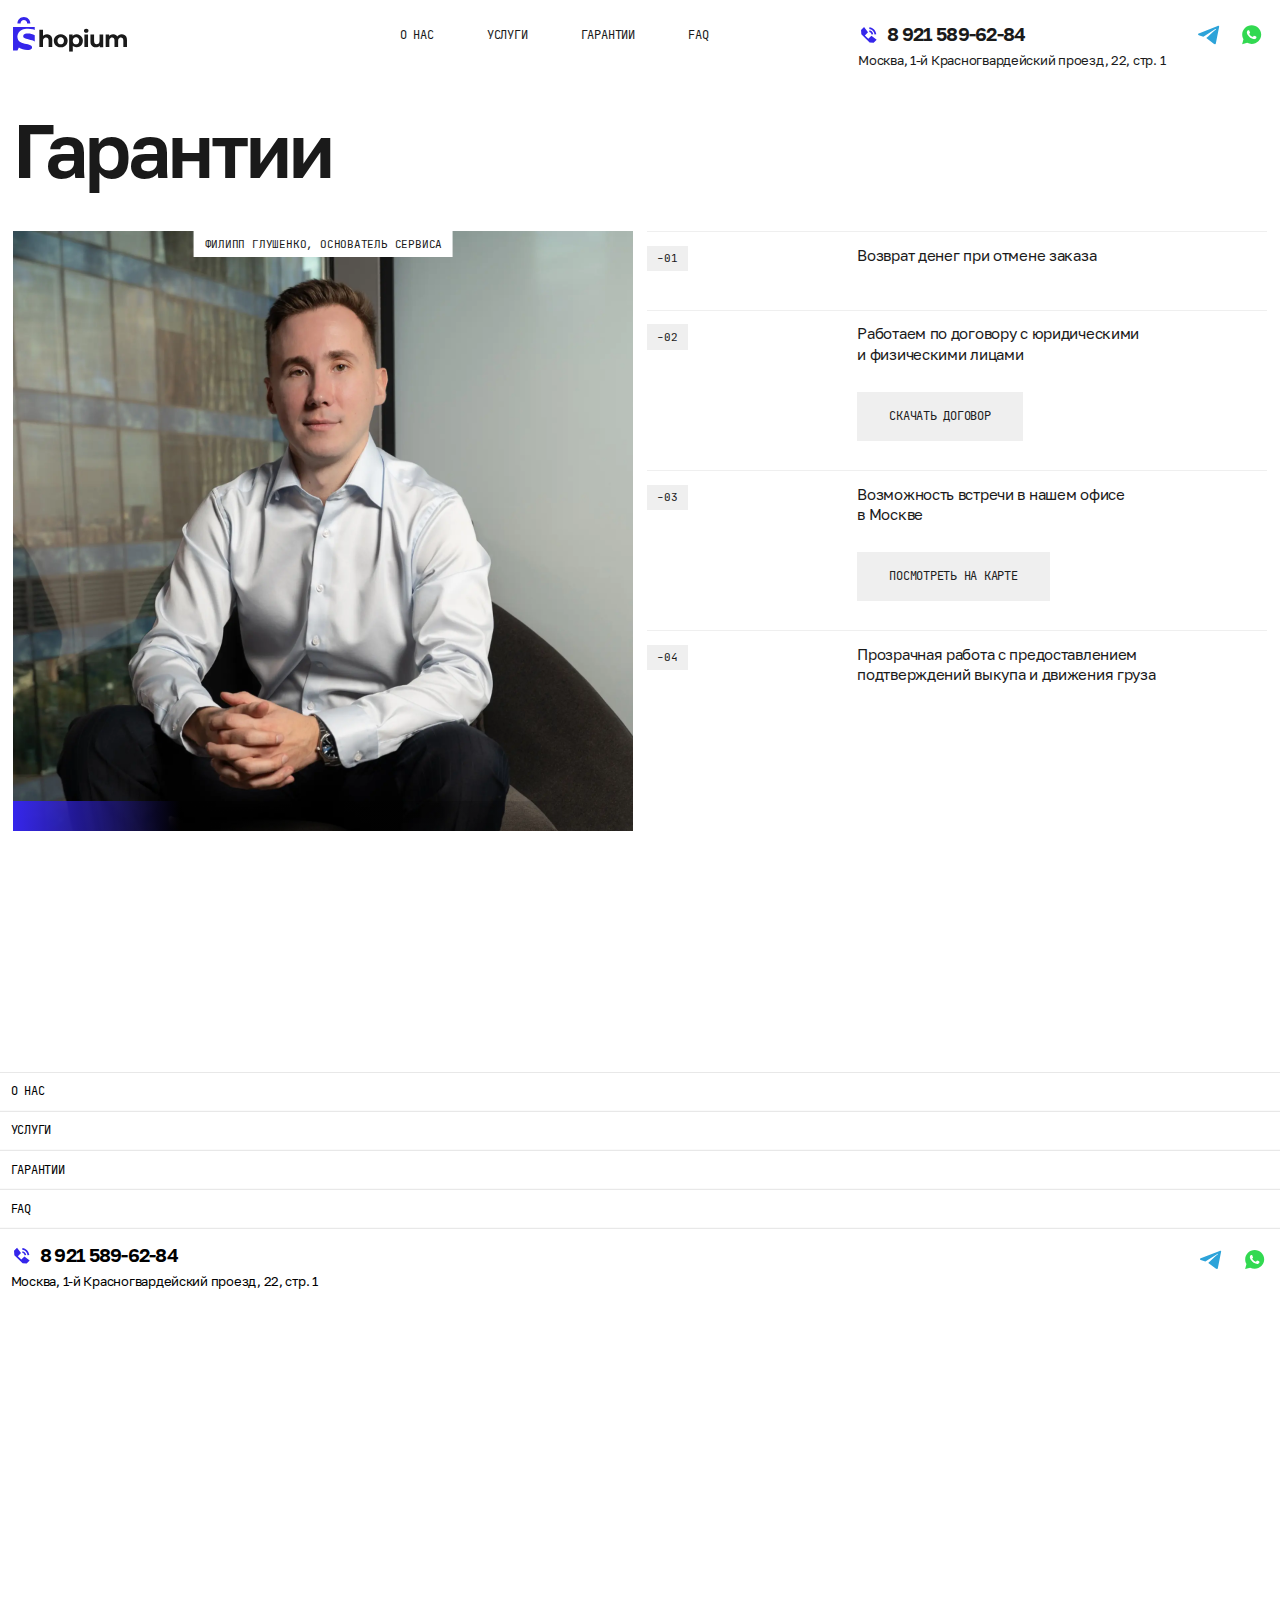
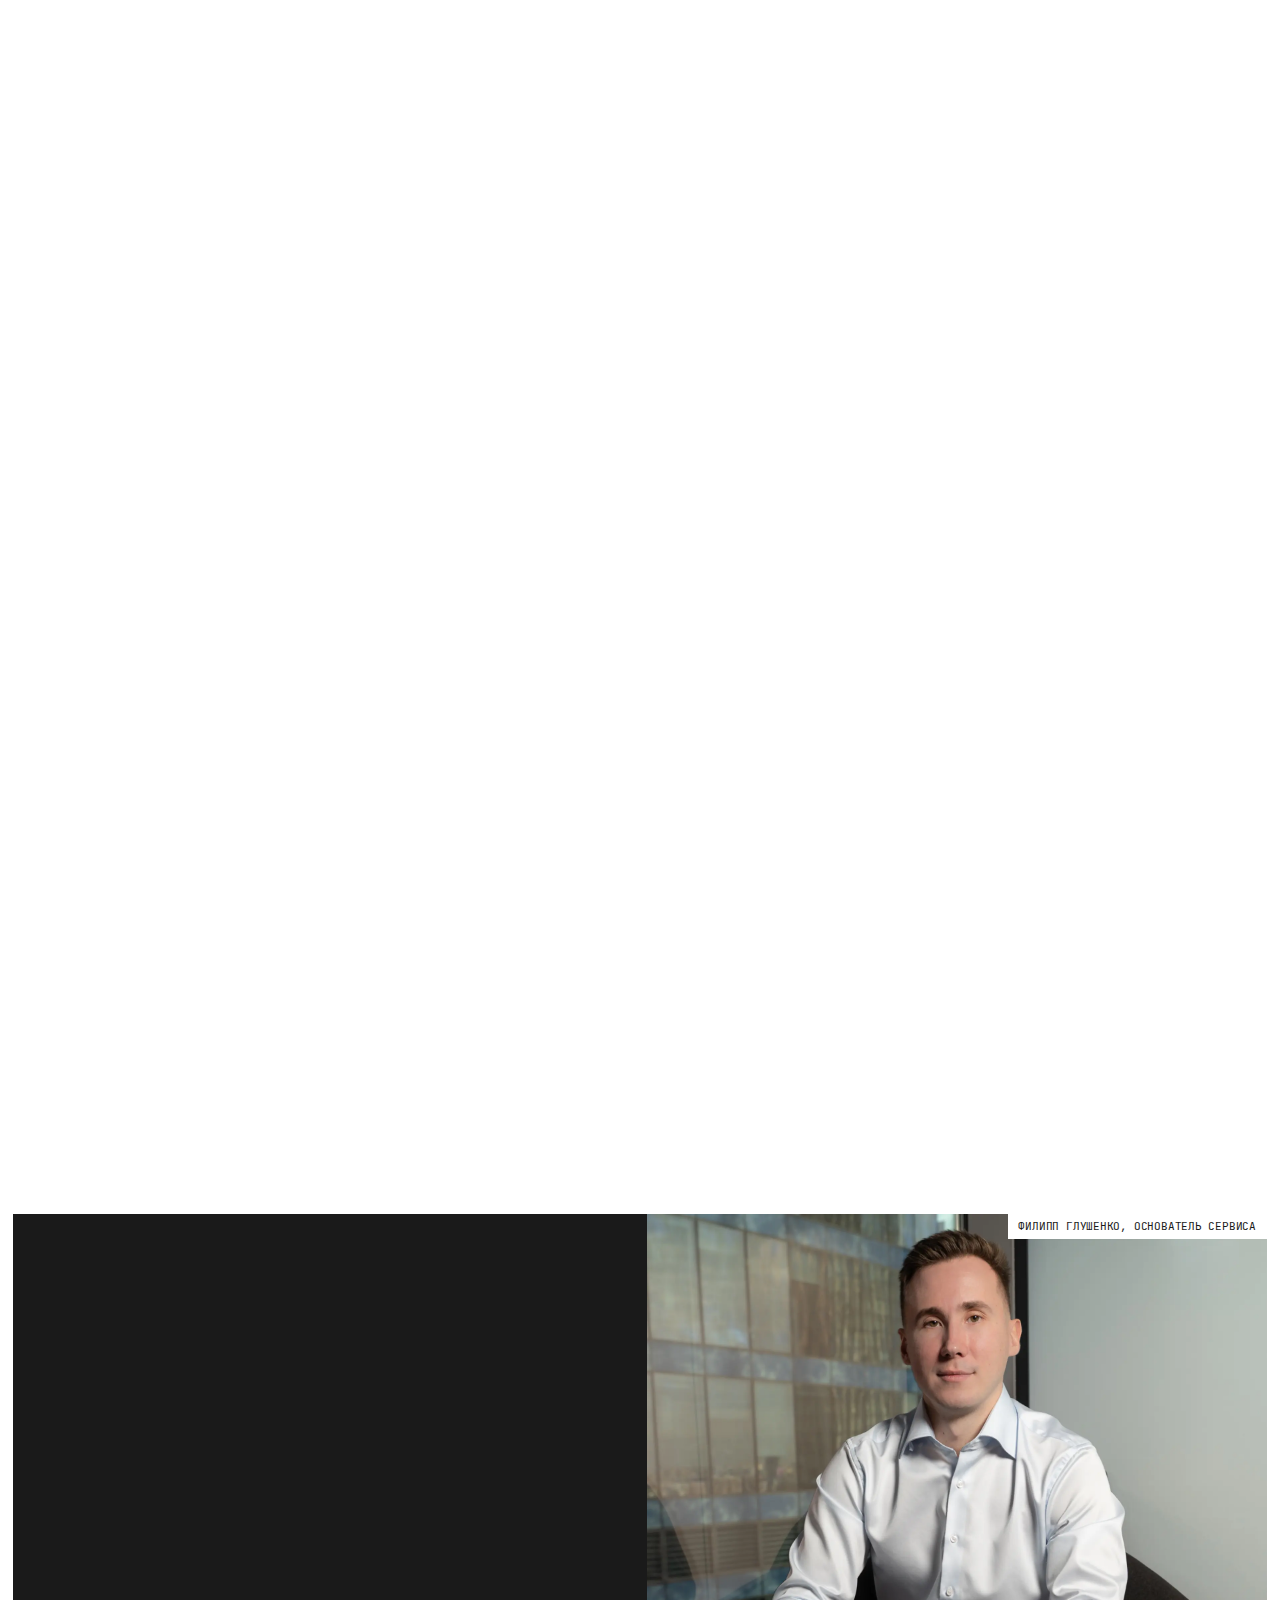
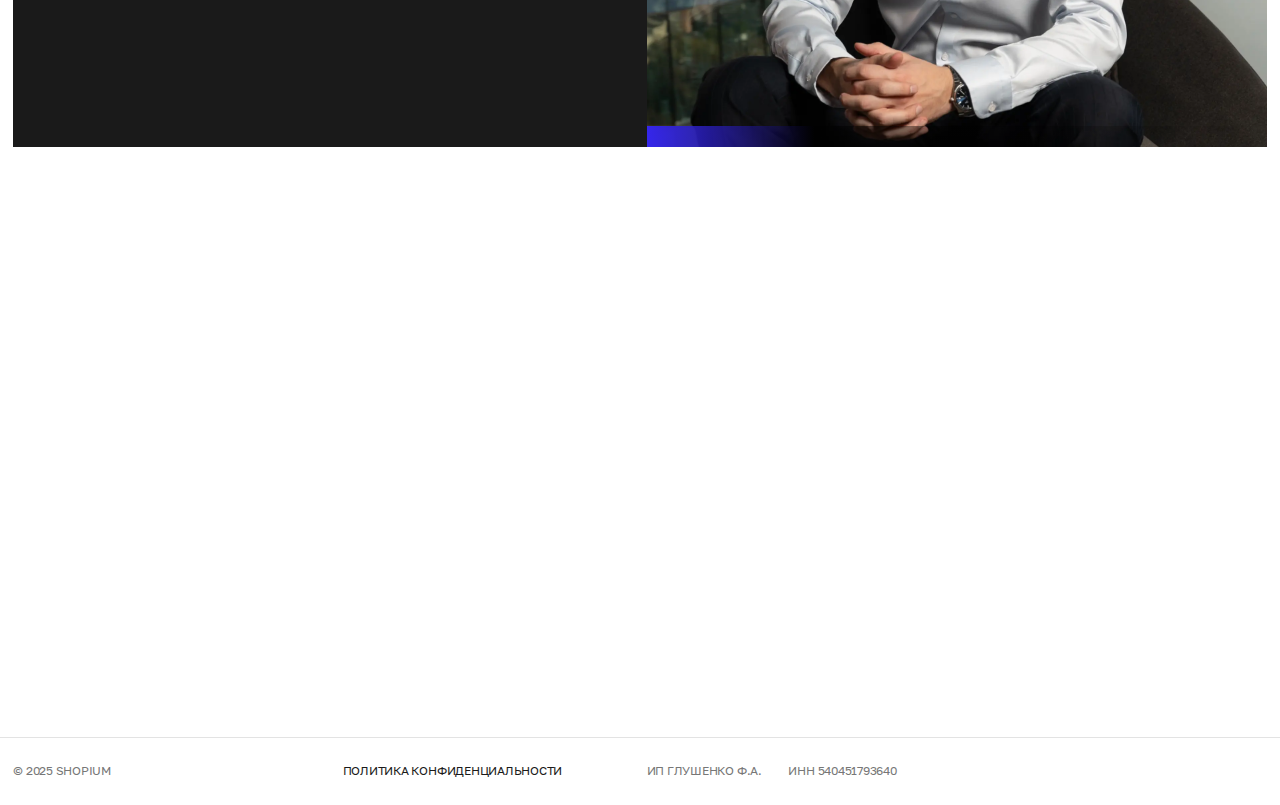
<file: guarantee.html>
<!DOCTYPE html>
<html lang="ru">
  <head>
    <meta charset="utf-8">
    <title>guarantee</title>
    <meta content="width=device-width, initial-scale=1" name="viewport">
    <meta content="ie=edge" http-equiv="x-ua-compatible">
    <link href="https://vitejs.dev/logo.svg" rel="icon" type="image/x-icon">
    <meta name="format-detection" content="telephone=no">
    <meta property="og:image" content="/images/opengraph.jpg">
    <script type="module" crossorigin src="scripts/index.js?1743239890456"></script>
    <link rel="stylesheet" crossorigin href="styles/index.css">
  </head>
  <body class="loading" data-barba="wrapper">
    <div class="modal-block">
      <div class="modal-wrapper video" data-modal-wrapper="modal-video-about">
        <div class="modal-wrapper__overlay" data-modal-overlay=""></div>
        <div class="standart-modal__close">
          <button class="button button--hyperion white" data-modal-close="modal-video-about"><span><span class="standart-modal__close-icon">
                <svg xmlns="http://www.w3.org/2000/svg" width="32" height="32" viewbox="0 0 32 32" fill="none">
                  <path class="no-fill stroke-white" d="M8.92896 8.92896L23.0711 23.0711" stroke="#232322" stroke-width="1.5" stroke-linecap="square" stroke-linejoin="round"></path>
                  <path class="no-fill stroke-white" d="M8.92891 23.0711L23.071 8.92896" stroke="#232322" stroke-width="1.5" stroke-linecap="square" stroke-linejoin="round"></path>
                </svg></span></span></button>
        </div>
        <div class="modal-wrapper__content standart-modal">
          <div class="standart-modal__wrapper" data-lenis-prevent="true" data-video-wrapper="">
          </div>
        </div>
      </div>
      <div class="modal-wrapper form-answer" data-modal-wrapper="form-answer-modal">
        <div class="modal-wrapper__overlay" data-modal-overlay=""></div>
        <div class="standart-modal__close">
          <button class="button button--hyperion white" data-modal-close="form-answer-modal"><span><span class="standart-modal__close-icon">
                <svg xmlns="http://www.w3.org/2000/svg" width="32" height="32" viewbox="0 0 32 32" fill="none">
                  <path class="no-fill stroke-white" d="M8.92896 8.92896L23.0711 23.0711" stroke="#232322" stroke-width="1.5" stroke-linecap="square" stroke-linejoin="round"></path>
                  <path class="no-fill stroke-white" d="M8.92891 23.0711L23.071 8.92896" stroke="#232322" stroke-width="1.5" stroke-linecap="square" stroke-linejoin="round"></path>
                </svg></span></span></button>
        </div>
        <div class="modal-wrapper__content standart-modal">
          <div class="standart-modal__wrapper" data-lenis-prevent="true">
            <div class="form-answer__inner">
              <div class="form-answer__icon">
                <svg xmlns="http://www.w3.org/2000/svg" width="201" height="200" viewbox="0 0 201 200" fill="none">
                  <path fill-rule="evenodd" clip-rule="evenodd" d="M177.5 100C177.5 142.526 143.026 177 100.5 177C57.9741 177 23.5 142.526 23.5 100C23.5 57.4741 57.9741 23 100.5 23C143.026 23 177.5 57.4741 177.5 100ZM178.5 100C178.5 143.078 143.578 178 100.5 178C57.4218 178 22.5 143.078 22.5 100C22.5 56.9218 57.4218 22 100.5 22C143.578 22 178.5 56.9218 178.5 100ZM86.8536 123.354L131.854 78.3536L131.146 77.6464L86.5 122.293L69.3536 105.146L68.6464 105.854L86.1464 123.354L86.5 123.707L86.8536 123.354Z" fill="url(#paint0_linear_368_2171)"></path>
                  <defs>
                    <lineargradient id="paint0_linear_368_2171" x1="100.5" y1="22" x2="100.5" y2="178" gradientunits="userSpaceOnUse">
                      <stop stop-color="#3526EB"></stop>
                      <stop offset="0.27"></stop>
                      <stop offset="1" stop-color="#CBCBCB"></stop>
                    </lineargradient>
                  </defs>
                </svg>
              </div>
              <div class="form-answer__title title-48 text-whiteText">Спасибо! Свяжемся с&nbsp;вами в&nbsp;ближайшее время.</div>
              <div class="form-answer__button">
                <button class="button link-18 button--hyperion uppercase" data-modal-close="form-answer-modal"><span><span>Спасибо, понятно</span></span></button>
              </div>
            </div>
          </div>
        </div>
      </div>
    </div>
    <div class="wrapper">
      <header class="header active white" data-header="">
        <div class="header__bg"></div>
        <div class="header__inner text-whiteText"><a class="header__logo" href="#">
            <svg xmlns="http://www.w3.org/2000/svg" width="171" height="52" viewbox="0 0 171 52" fill="none">
              <g clip-path="url(#clip0_189_17)">
                <path class="fill-black" d="M55.0678 26.945C53.883 26.35 52.542 26.0525 51.0402 26.0525C49.4237 26.0525 47.9817 26.3912 46.7141 27.0686C46.0758 27.4119 45.5155 27.8238 45.0241 28.3135V19.1777H39.5361V45.1938H45.0241V35.8657C45.0241 34.6986 45.217 33.7374 45.6028 32.9913C45.9885 32.2407 46.5304 31.6868 47.2193 31.3253C47.9128 30.9637 48.6889 30.7806 49.5569 30.7806C50.7739 30.7806 51.7199 31.1422 52.3904 31.8654C53.0609 32.5885 53.3916 33.7099 53.3916 35.2295V45.1892H58.8796V34.3873C58.8796 32.4695 58.5397 30.8996 57.86 29.6729C57.1803 28.4463 56.2481 27.5354 55.0632 26.9359V26.945H55.0678Z" fill="white"></path>
                <path class="fill-black" d="M76.9322 27.2977C75.3616 26.4692 73.5797 26.0527 71.582 26.0527C69.5843 26.0527 67.7748 26.4692 66.218 27.2977C64.6566 28.1261 63.4258 29.275 62.5257 30.7351C61.621 32.1952 61.1709 33.8749 61.1709 35.7653C61.1709 37.6556 61.621 39.2988 62.5257 40.7588C63.4304 42.2189 64.6612 43.3723 66.218 44.2145C67.7794 45.0567 69.5659 45.4778 71.582 45.4778C73.5981 45.4778 75.357 45.0567 76.9322 44.2145C78.5028 43.3723 79.7336 42.2235 80.6245 40.7588C81.5155 39.2988 81.9609 37.6327 81.9609 35.7653C81.9609 33.8978 81.5155 32.1631 80.6245 30.7168C79.7336 29.2658 78.5028 28.1261 76.9322 27.2977ZM75.7703 38.5527C75.3478 39.3354 74.7737 39.9395 74.0481 40.3606C73.3225 40.7817 72.5005 40.9923 71.5866 40.9923C70.6727 40.9923 69.8506 40.7817 69.125 40.3606C68.3994 39.9395 67.8162 39.3399 67.3845 38.5527C66.9482 37.77 66.7324 36.8409 66.7324 35.7653C66.7324 34.6897 66.9482 33.7285 67.3845 32.9595C67.8162 32.186 68.3994 31.591 69.125 31.1699C69.8506 30.7488 70.6727 30.5383 71.5866 30.5383C72.5005 30.5383 73.3225 30.7488 74.0481 31.1699C74.7737 31.591 75.3478 32.186 75.7703 32.9595C76.1928 33.7285 76.4041 34.6668 76.4041 35.7653C76.4041 36.8638 76.1928 37.77 75.7703 38.5527Z" fill="white"></path>
                <path class="fill-black" d="M100.207 27.2611C98.7884 26.4555 97.1856 26.0527 95.4037 26.0527C93.7367 26.0527 92.3084 26.4006 91.1098 27.1009C90.4806 27.4716 89.9295 27.9431 89.4565 28.5152V26.3319H84.2119V52.0001H89.6999V43.1847C90.1454 43.679 90.6505 44.0955 91.2108 44.4251C92.4049 45.1254 93.801 45.4778 95.3991 45.4778C97.181 45.4778 98.7838 45.0796 100.203 44.2832C101.622 43.4868 102.747 42.3654 103.578 40.9145C104.41 39.4635 104.827 37.7471 104.827 35.7607C104.827 33.7742 104.41 32.0899 103.578 30.639C102.747 29.188 101.622 28.0621 100.203 27.2565H100.207V27.2611ZM98.623 38.5573C98.1868 39.3399 97.6127 39.9441 96.9009 40.3652C96.1844 40.7863 95.3716 40.9968 94.4577 40.9968C93.5438 40.9968 92.7217 40.7863 91.9961 40.3652C91.2705 39.9441 90.6965 39.3445 90.274 38.5573C89.8515 37.7746 89.6402 36.8454 89.6402 35.7698C89.6402 34.6942 89.8515 33.733 90.274 32.9641C90.6965 32.1906 91.2705 31.5956 91.9961 31.1745C92.7217 30.7534 93.5438 30.5428 94.4577 30.5428C95.3716 30.5428 96.189 30.7534 96.9009 31.1745C97.6173 31.5956 98.1913 32.1906 98.623 32.9641C99.0547 33.733 99.2752 34.6713 99.2752 35.7698C99.2752 36.8683 99.0593 37.7746 98.623 38.5573Z" fill="white"></path>
                <path class="fill-black" d="M112.29 18.4274C111.656 17.8781 110.834 17.6035 109.828 17.6035C108.822 17.6035 108 17.8964 107.367 18.4823C106.733 19.0682 106.416 19.7914 106.416 20.6564C106.416 21.5215 106.733 22.2447 107.367 22.8305C108 23.4164 108.822 23.7093 109.828 23.7093C110.834 23.7093 111.688 23.4118 112.308 22.8122C112.928 22.2126 113.24 21.462 113.24 20.5511C113.24 19.6403 112.924 18.9812 112.29 18.432V18.4274Z" fill="white"></path>
                <path class="fill-black" d="M112.57 26.332H107.082V45.1987H112.57V26.332Z" fill="white"></path>
                <path class="fill-black" d="M129.847 35.6601C129.847 36.8044 129.658 37.761 129.282 38.5162C128.905 39.276 128.391 39.8389 127.734 40.2005C127.077 40.5621 126.329 40.7452 125.484 40.7452C124.262 40.7452 123.321 40.3745 122.65 39.6421C121.98 38.9052 121.649 37.7564 121.649 36.191V26.3366H116.161V36.9966C116.161 38.9373 116.501 40.5347 117.181 41.7842C117.86 43.0337 118.816 43.9629 120.046 44.5716C121.277 45.1804 122.678 45.487 124.248 45.487C125.704 45.487 127.045 45.1529 128.276 44.4847C128.993 44.0956 129.608 43.5967 130.122 42.988V45.2033H135.33V26.332H129.842V35.6601H129.847Z" fill="white"></path>
                <path class="fill-black" d="M170.008 29.6823C169.337 28.4557 168.423 27.5449 167.261 26.9453C166.1 26.3502 164.768 26.0527 163.266 26.0527C161.461 26.0527 159.858 26.483 158.462 27.348C157.668 27.8424 156.997 28.4374 156.451 29.1285C156.01 28.4145 155.45 27.8241 154.77 27.3664C153.47 26.4876 151.95 26.0527 150.214 26.0527C148.667 26.0527 147.289 26.3869 146.081 27.0505C145.383 27.435 144.781 27.9248 144.267 28.5152V26.3319H139.022V45.1986H144.51V35.7286C144.51 34.6073 144.685 33.6827 145.039 32.9595C145.392 32.2363 145.884 31.6917 146.517 31.3301C147.151 30.9685 147.868 30.7854 148.662 30.7854C149.81 30.7854 150.696 31.147 151.316 31.8702C151.936 32.5934 152.249 33.7147 152.249 35.2343V45.194H157.737V35.7241C157.737 34.6027 157.911 33.6781 158.265 32.9549C158.618 32.2318 159.11 31.6871 159.744 31.3255C160.377 30.9639 161.094 30.7808 161.888 30.7808C163.036 30.7808 163.927 31.1424 164.561 31.8656C165.195 32.5888 165.512 33.7102 165.512 35.2297V45.1894H171V34.3876C171 32.4698 170.664 30.8998 169.999 29.6732L170.008 29.6823Z" fill="white"></path>
                <path class="fill-dark-blue" d="M0 14.8574V50.4487H6.64069L8.77159 45.7343C10.3973 46.8877 12.3216 47.8306 14.5397 48.5675C16.7625 49.3044 19.0082 49.6751 21.286 49.6751C23.0174 49.6751 24.4181 49.5058 25.4835 49.1625C26.549 48.8192 27.3343 48.3432 27.8395 47.7299C28.3446 47.1166 28.5972 46.4163 28.5972 45.6244C28.5972 44.6175 28.1977 43.8165 27.4032 43.2215C26.6087 42.6265 25.5616 42.1413 24.2619 41.7614C22.9623 41.3815 21.5248 41.0245 19.9542 40.6812C18.3836 40.3379 16.813 39.9168 15.2424 39.4134C13.6717 38.9099 12.2343 38.2599 10.9346 37.4681C9.63497 36.6763 8.5787 35.6327 7.76584 34.3374C6.95297 33.0421 6.54425 31.3852 6.54425 29.3713C6.54425 27.2109 7.13208 25.2382 8.30775 23.4577C9.48342 21.6772 11.2515 20.2538 13.6166 19.1919C15.9817 18.13 18.9531 17.5991 22.5306 17.5991C24.9141 17.5991 27.2608 17.8783 29.5754 18.4367C30.6454 18.693 31.6558 19.0134 32.6064 19.3933V14.8574H0Z" fill="white"></path>
                <path class="fill-dark-blue" d="M22.4801 24.6201C20.7809 24.6201 19.3894 24.8169 18.3101 25.2151C17.2263 25.6133 16.4502 26.126 15.9818 26.753C15.5133 27.3801 15.2791 28.1124 15.2791 28.9409C15.2791 29.9112 15.6787 30.6985 16.4732 31.2889C17.2676 31.8839 18.3147 32.3599 19.6144 32.7215C20.9141 33.0831 22.3515 33.4401 23.9221 33.8017C25.4927 34.1633 27.0633 34.5752 28.6386 35.0467C30.0806 35.4769 31.4032 36.049 32.6156 36.7493V27.3801C30.9715 26.4784 29.332 25.801 27.6879 25.3479C25.9198 24.8627 24.1839 24.6201 22.4847 24.6201H22.4801Z" fill="white"></path>
                <path class="fill-dark-blue" d="M25.9798 9.63929H21.2818C21.2818 6.90679 19.0498 4.68233 16.3081 4.68233C13.5664 4.68233 11.3345 6.90679 11.3345 9.63929H6.63184C6.63184 4.32532 10.9717 0 16.3081 0C21.6446 0 25.9798 4.32532 25.9798 9.63929Z" fill="white"></path>
              </g>
              <defs>
                <clippath id="clip0_189_17">
                  <rect width="171" height="52" fill="white"></rect>
                </clippath>
              </defs>
            </svg></a>
          <nav class="header__menu desktop">
            <div class="header__menu-item"><a class="link-18 link-line text-whiteText" href="#">О нас</a></div>
            <div class="header__menu-item"><a class="link-18 link-line text-whiteText" href="#">услуги</a></div>
            <div class="header__menu-item"><a class="link-18 link-line text-whiteText" href="#">гарантии</a></div>
            <div class="header__menu-item"><a class="link-18 link-line text-whiteText" href="#">FAQ</a></div>
          </nav>
          <div class="header__contacts">
            <div class="header__contacts-inner">
              <div class="header__contact"><a class="phone-link link-line text-whiteText" href="tel:89215896284">
                  <div class="phone-link__icon">
                    <svg xmlns="http://www.w3.org/2000/svg" width="32" height="32" viewbox="0 0 32 32" fill="none">
                      <path class="fill-dark-blue" d="M15.4889 22.1583L10.3265 17.0828L15.0116 12.4063L9.06848 4.52832L4.53076 9.05715L5.00797 15.5036L17.4151 27.6936L23.4884 27.9799L28 23.4597L20.122 17.5166L15.4889 22.1583Z" fill="white"></path>
                      <path class="fill-dark-blue" d="M24.848 15.6427L27.4367 15.3813C26.8858 9.90989 22.5672 5.47406 17.1674 4.83105L16.8605 7.41548C21.0576 7.91545 24.4164 11.374 24.847 15.6416L24.848 15.6427Z" fill="white"></path>
                      <path class="fill-dark-blue" d="M20.293 15.7125L22.8655 15.3123C22.4078 12.3688 20.1531 10.0286 17.2542 9.48633L16.7759 12.0447C18.5914 12.3842 20.0045 13.8569 20.2919 15.7126L20.293 15.7125Z" fill="white"></path>
                    </svg>
                  </div>
                  <div class="phone-link__text title-28 uppercase">8 921 589-62-84</div></a>
              </div>
              <div class="header__contact desktop"><a class="text-20 link-line text-whiteText" href="#">Москва, 1-й Красногвардейский проезд, 22, стр.&nbsp;1</a></div>
            </div>
            <div class="header__socials desktop"><a class="socials-icon-link" href="t.me/shopium_help" target="_blank">
                <svg xmlns="http://www.w3.org/2000/svg" width="32" height="32" viewbox="0 0 32 32" fill="none">
                  <path class="fill-tg-blue fill-white" d="M26.4 7.1084L22.7302 25.5673C22.7302 25.5673 22.2168 26.8471 20.8062 26.2333L12.3391 19.7559L12.2998 19.7368C13.4435 18.7121 22.3124 10.756 22.7 10.3953C23.3001 9.8368 22.9276 9.50429 22.2309 9.92621L9.1304 18.2269L4.07627 16.5302C4.07627 16.5302 3.2809 16.2479 3.20439 15.6341C3.12686 15.0194 4.10245 14.6868 4.10245 14.6868L24.7066 6.62219C24.7066 6.62219 26.4 5.87982 26.4 7.1084Z" fill="white"></path>
                </svg></a><a class="socials-icon-link" href="https://wa.me/79215896284" target="_blank">
                <svg xmlns="http://www.w3.org/2000/svg" width="32" height="32" viewbox="0 0 32 32" fill="none">
                  <path class="fill-wa-green fill-white" d="M23.3561 8.63343C21.3993 6.68343 18.7902 5.6001 16.0362 5.6001C10.3108 5.6001 5.67245 10.2223 5.67245 15.9279C5.67245 17.7334 6.17977 19.539 7.04945 21.0557L5.59998 26.4001L11.108 24.9557C12.6299 25.7501 14.2968 26.1834 16.0362 26.1834C21.7616 26.1834 26.4 21.5612 26.4 15.8557C26.3275 13.1834 25.3129 10.5834 23.3561 8.63343ZM21.0369 19.6112C20.8195 20.189 19.8049 20.7668 19.2975 20.839C18.8627 20.9112 18.2829 20.9112 17.7031 20.7668C17.3407 20.6223 16.8334 20.4779 16.2536 20.189C13.6446 19.1057 11.9777 16.5057 11.8327 16.289C11.6878 16.1445 10.7456 14.9168 10.7456 13.6168C10.7456 12.3168 11.3979 11.739 11.6153 11.4501C11.8327 11.1612 12.1226 11.1612 12.34 11.1612C12.485 11.1612 12.7024 11.1612 12.8474 11.1612C12.9923 11.1612 13.2097 11.089 13.4272 11.5945C13.6446 12.1001 14.1519 13.4001 14.2244 13.4723C14.2968 13.6168 14.2968 13.7612 14.2244 13.9057C14.1519 14.0501 14.0794 14.1945 13.9345 14.339C13.7895 14.4834 13.6446 14.7001 13.5721 14.7723C13.4272 14.9168 13.2822 15.0612 13.4272 15.2779C13.5721 15.5668 14.0794 16.3612 14.8766 17.0834C15.8913 17.9501 16.6885 18.239 16.9784 18.3834C17.2683 18.5279 17.4132 18.4557 17.5582 18.3112C17.7031 18.1668 18.2104 17.589 18.3554 17.3001C18.5003 17.0112 18.7177 17.0834 18.9352 17.1557C19.1526 17.2279 20.4571 17.8779 20.6745 18.0223C20.9644 18.1668 21.1094 18.239 21.1819 18.3112C21.2543 18.5279 21.2543 19.0334 21.0369 19.6112Z" fill="white"></path>
                </svg></a>
            </div>
            <button class="header__burger devices" data-burger-button=""></button>
          </div>
        </div>
      </header>
      <main data-barba="container" data-barba-namespace="guarantee">
        <section class="section guarantee-hero pt-10">
          <h1 class="section__title title-112" data-scroll-animate="appear">Гарантии</h1>
          <div class="section__content">
            <div class="guarantee-hero__inner">
              <div class="guarantee-hero__photo">
                <picture class="picture">
                  <source class="lazyload" type="image/webp" srcset="webp/guarantee-hero-mob.webp" media="(max-width: 768px)"/>
                  <source class="lazyload" type="image/jpeg" srcset="images/guarantee-hero-mob.jpg" media="(max-width: 768px)"/>
                  <source class="lazyload" type="image/webp" srcset="webp/guarantee-hero.webp"/>
                  <source class="lazyload" type="image/jpeg" srcset="images/guarantee-hero.jpg"/><img class="picture__img lazyload" src="webp/guarantee-hero.webp" data-src="images/guarantee-hero.webp" alt="guarantee-hero.webp"/>
                </picture>
                <div class="guarantee-hero__photo-string"></div>
                <div class="guarantee-hero__photo-founder link-16 bg-whiteBg uppercase">филипп глушенко, основатель сервиса</div>
              </div>
              <div class="guarantee-hero__content">
                <ol class="guarantee-hero__cards">
                  <li class="guarantee-hero__card">
                    <div class="guarantee-hero__card-content">
                      <h3 class="guarantee-hero__card-title text-22">Возврат денег при отмене заказа</h3>
                    </div>
                  </li>
                  <li class="guarantee-hero__card">
                    <div class="guarantee-hero__card-content">
                      <h3 class="guarantee-hero__card-title text-22">Работаем по договору с юридическими и физическими лицами</h3><a class="button link-18 button--hyperion uppercase white grey" href="#" download=""><span><span>скачать договор</span></span></a>
                    </div>
                  </li>
                  <li class="guarantee-hero__card">
                    <div class="guarantee-hero__card-content">
                      <h3 class="guarantee-hero__card-title text-22">Возможность встречи в нашем офисе в Москве</h3><a class="button link-18 button--hyperion uppercase white grey" href="#map" download="" data-anchor-link=""><span><span>посмотреть на карте</span></span></a>
                    </div>
                  </li>
                  <li class="guarantee-hero__card">
                    <div class="guarantee-hero__card-content">
                      <h3 class="guarantee-hero__card-title text-22">Прозрачная работа с предоставлением подтверждений выкупа и движения груза</h3>
                    </div>
                  </li>
                </ol><a class="cta-button bg-blueBg" href="#form-section-photo" data-anchor-link="" data-scroll-animate="appear">
                  <div class="cta-button__inner"><span class="cta-button__title title-32 text-whiteText">Давайте созвонимся в&#32;<span class="cta-button__messenger">
                        <svg xmlns="http://www.w3.org/2000/svg" width="97" height="22" viewbox="0 0 97 22" fill="none">
                          <g clip-path="url(#clip0_637_33258)">
                            <path fill-rule="evenodd" clip-rule="evenodd" d="M78.976 6.59723C79.3468 7.24286 79.4681 7.97743 79.5081 8.80324L79.5608 9.90393V17.6007L79.6146 18.7025C79.7221 20.502 81.037 21.8325 82.8337 21.9457L83.9197 22V9.90393L83.9735 8.80324C84.0182 7.98667 84.1383 7.23824 84.5148 6.58799C84.8985 5.92103 85.4492 5.36767 86.1118 4.98348C86.7743 4.59928 87.5254 4.39777 88.2895 4.39918C89.0536 4.40058 89.8039 4.60485 90.4651 4.99148C91.1263 5.37811 91.675 5.93348 92.0563 6.60185C92.4271 7.24748 92.5426 7.99591 92.5873 8.80324L92.6411 9.90046V17.6007L92.6948 18.7025C92.807 20.5112 94.1116 21.8418 95.914 21.9457L97 22V8.80324C97 6.46969 96.0817 4.23166 94.4471 2.58127C92.8125 0.930875 90.5954 0.00323181 88.2832 0.00231305C87.0457 0.000995875 85.8222 0.266231 84.6944 0.780298C83.5665 1.29437 82.5604 2.04543 81.7431 2.98331C80.9255 2.0458 79.9193 1.29492 78.7916 0.780697C77.6638 0.266477 76.4405 0.000728203 75.203 0.00115785C73.3926 0.00115785 71.7126 0.555547 70.3211 1.51302C69.4719 0.556701 67.5723 0.00115785 66.4817 0.00115785V22L67.5723 21.9457C69.3964 21.8244 70.7147 20.5297 70.7857 18.7025L70.844 17.6007V9.90393L70.8978 8.80324C70.9436 7.97281 71.058 7.24286 71.43 6.59261C71.8139 5.92606 72.3644 5.37284 73.0265 4.98817C73.6886 4.60351 74.439 4.40086 75.203 4.40046C75.9675 4.40063 76.7185 4.60368 77.3808 4.98925C78.043 5.37482 78.5931 5.92935 78.976 6.59723ZM4.35895 21.9469L5.44954 22H21.797L21.7432 20.9028C21.5956 19.0941 20.3265 17.7728 18.5287 17.655L17.4381 17.6007H7.63073L20.7064 4.39931L20.6526 3.30324C20.568 1.47606 19.2451 0.155925 17.4381 0.0554414L16.3475 0.00577766L0 0.00115785L0.0537859 1.10185C0.196834 2.89322 1.48426 4.24223 3.26721 4.34618L4.35895 4.40046H14.1663L1.09059 17.6018L1.14438 18.7025C1.25195 20.5159 2.54854 21.8291 4.35895 21.9457V21.9469ZM62.2028 3.22123C63.215 4.2426 64.018 5.45521 64.5658 6.7898C65.1136 8.1244 65.3956 9.55484 65.3956 10.9994C65.3956 12.444 65.1136 13.8744 64.5658 15.209C64.018 16.5436 63.215 17.7562 62.2028 18.7776C60.1578 20.8399 57.3852 21.9983 54.4943 21.9983C51.6034 21.9983 48.8307 20.8399 46.7857 18.7776C42.5298 14.4823 42.5298 7.51659 46.7857 3.22123C47.797 2.20021 48.9977 1.39022 50.3191 0.837517C51.6406 0.284816 53.057 0.000228005 54.4874 2.65159e-06C55.9202 -0.00100129 57.3391 0.283085 58.663 0.836013C59.9868 1.38894 61.1897 2.19986 62.2028 3.22239V3.22123ZM59.1187 6.33621C60.3446 7.57436 61.0332 9.25311 61.0332 11.0035C61.0332 12.7538 60.3446 14.4326 59.1187 15.6707C57.8919 16.908 56.2286 17.6029 54.4943 17.6029C52.76 17.6029 51.0966 16.908 49.8698 15.6707C48.644 14.4326 47.9553 12.7538 47.9553 11.0035C47.9553 9.25311 48.644 7.57436 49.8698 6.33621C51.0966 5.09898 52.76 4.404 54.4943 4.404C56.2286 4.404 57.8919 5.09898 59.1187 6.33621ZM31.6135 2.65159e-06C33.044 0.000379687 34.4605 0.28515 35.7819 0.83805C37.1034 1.39095 38.304 2.20115 39.3152 3.22239C43.5723 7.51659 43.5723 14.4834 39.3152 18.7776C37.2702 20.8399 34.4976 21.9983 31.6067 21.9983C28.7157 21.9983 25.9431 20.8399 23.8981 18.7776C19.6422 14.4823 19.6422 7.51659 23.8981 3.22123C24.9094 2.20021 26.11 1.39022 27.4315 0.837517C28.753 0.284816 30.1693 0.000228005 31.5998 2.65159e-06H31.6135ZM36.2311 6.3339C37.4573 7.5721 38.1461 9.25109 38.1461 11.0017C38.1461 12.7524 37.4573 14.4314 36.2311 15.6696C35.0043 16.9068 33.341 17.6018 31.6067 17.6018C29.8724 17.6018 28.209 16.9068 26.9822 15.6696C25.7563 14.4314 25.0677 12.7527 25.0677 11.0023C25.0677 9.25195 25.7563 7.57321 26.9822 6.33505C28.209 5.09783 29.8724 4.40284 31.6067 4.40284C33.341 4.40284 35.0043 5.09783 36.2311 6.33505V6.3339Z" fill="white"></path>
                          </g>
                          <defs>
                            <clippath id="clip0_637_33258">
                              <rect width="97" height="22" fill="white"></rect>
                            </clippath>
                          </defs>
                        </svg></span></span><span class="cta-button__text text-18 text-whiteText">Оставьте заявку, запланируем звонок и детально обсудим ваш запрос</span>
                  </div>
                  <div class="link-line link-18 pointer-events-none text-whiteText">оставить заявку</div></a>
              </div>
            </div>
          </div>
        </section>
        <section class="section guarantee-partnership pb-0">
          <div class="guarantee-partnership__block" data-scroll-animate="appear">
            <div class="guarantee-partnership__item">
              <h2 class="title-80">Ваш надежный партнер в логистических задачах</h2>
            </div>
            <div class="guarantee-partnership__item column">
              <div class="guarantee-partnership__title title-80">5 лет</div>
              <p class="guarantee-partnership__subtitle text-22">Оказываем логистические услуги</p>
            </div>
          </div>
          <div class="guarantee-partnership__block" data-scroll-animate="appear">
            <div class="guarantee-partnership__picture">
              <picture class="picture">
                <source class="lazyload" type="image/webp" srcset="webp/guarantee-partnership-1-mob.webp" media="(max-width: 768px)"/>
                <source class="lazyload" type="image/jpeg" srcset="images/guarantee-partnership-1-mob.jpg" media="(max-width: 768px)"/>
                <source class="lazyload" type="image/webp" srcset="webp/guarantee-partnership-1.webp"/>
                <source class="lazyload" type="image/jpeg" srcset="images/guarantee-partnership-1.jpg"/><img class="picture__img lazyload" src="webp/guarantee-partnership-1.webp" data-src="images/guarantee-partnership-1.webp" alt="guarantee-partnership-1.webp"/>
              </picture>
              <div class="guarantee-partnership__picture-string"></div>
            </div>
            <div class="guarantee-partnership__item">
              <div class="guarantee-partnership__picture">
                <picture class="picture">
                  <source class="lazyload" type="image/webp" srcset="webp/guarantee-partnership-2-mob.webp" media="(max-width: 768px)"/>
                  <source class="lazyload" type="image/jpeg" srcset="images/guarantee-partnership-2-mob.jpg" media="(max-width: 768px)"/>
                  <source class="lazyload" type="image/webp" srcset="webp/guarantee-partnership-2.webp"/>
                  <source class="lazyload" type="image/jpeg" srcset="images/guarantee-partnership-2.jpg"/><img class="picture__img lazyload" src="webp/guarantee-partnership-2.webp" data-src="images/guarantee-partnership-2.webp" alt="guarantee-partnership-2.webp"/>
                </picture>
              </div>
              <div class="guarantee-partnership__cards">
                <div class="guarantee-partner-card">
                  <div class="guarantee-partner-card__header">
                    <div class="guarantee-partner-card__icon">
                      <svg xmlns="http://www.w3.org/2000/svg" width="100" height="100" viewbox="0 0 100 100" fill="none">
                        <g clip-path="url(#clip0_637_33280)">
                          <path fill-rule="evenodd" clip-rule="evenodd" d="M50.8779 8.72852C48.4096 8.72852 46.4041 10.7409 46.4041 13.2288C46.4041 15.7167 48.4096 17.7291 50.8779 17.7291C53.3463 17.7291 55.3518 15.7167 55.3518 13.2288C55.3518 10.7409 53.3463 8.72852 50.8779 8.72852ZM45.4041 13.2288C45.4041 10.1936 47.8523 7.72852 50.8779 7.72852C53.9036 7.72852 56.3518 10.1936 56.3518 13.2288C56.3518 16.0946 54.1693 18.4521 51.3789 18.7064V53.1636C51.3789 53.2282 51.3667 53.2899 51.3444 53.3466C52.4249 53.1672 53.6608 53.0365 54.8134 53.0786C55.7918 53.1143 56.7595 53.2757 57.5279 53.676C58.3138 54.0855 58.8953 54.7511 59.0371 55.7395C59.3177 57.0013 58.4408 57.9999 57.3562 58.7261C56.234 59.4774 54.6811 60.0884 53.1428 60.5686C51.5958 61.0514 50.0253 61.4135 48.8447 61.6546C48.2537 61.7753 47.7585 61.866 47.4106 61.9267C47.2366 61.957 47.0994 61.9798 47.0052 61.9951L46.9274 62.0076L46.8972 62.0124L46.8689 62.0168L46.8614 62.018L46.8594 62.0183L46.8588 62.0184C46.8586 62.0184 46.8585 62.0184 46.7833 61.5241L46.8585 62.0184C46.7801 62.0303 46.7 62.0234 46.6248 61.9983C46.2999 61.8897 46.0918 61.9429 45.9748 62.0129C45.8494 62.0879 45.7772 62.2108 45.7628 62.3323C45.7492 62.4472 45.7859 62.5598 45.8913 62.6468C46.0025 62.7387 46.2507 62.8487 46.7351 62.8017L46.7491 62.8003L46.7491 62.8005L64.9456 61.5536L77.4616 49.5895L77.4639 49.5873C79.6109 47.5607 81.9826 46.3086 83.9029 46.4024C84.8928 46.4507 85.7645 46.8599 86.3739 47.692C86.9702 48.506 87.2773 49.672 87.2773 51.1734C87.2773 51.2828 87.2415 51.3892 87.1752 51.4762L68.4293 76.1029C68.3525 76.2039 68.24 76.2719 68.1148 76.2931L39.4613 81.1366L33.4053 92.0208C33.317 92.1793 33.1498 92.2776 32.9683 92.2776H12.2305C12.0714 92.2776 11.9219 92.202 11.8277 92.0739C11.7335 91.9458 11.7058 91.7805 11.7532 91.6287L12.2305 91.7776C11.7532 91.6287 11.7532 91.6286 11.7533 91.6284L11.7535 91.6275L11.7545 91.6244L11.7583 91.6123L11.7732 91.5649C11.7863 91.5232 11.8059 91.4614 11.8316 91.3806C11.8831 91.2189 11.9593 90.9812 12.0587 90.6759C12.2574 90.0655 12.5485 89.185 12.9187 88.1035C13.6589 85.9409 14.7159 82.9727 15.9828 79.7512C18.4982 73.3552 21.8706 65.8813 25.2607 61.772C25.272 61.7542 25.2844 61.7371 25.298 61.7208C26.9977 59.6729 28.5518 58.3367 30.146 57.4459C31.7422 56.5539 33.3495 56.1247 35.1276 55.8529C36.2514 55.6811 37.4313 55.5715 38.7222 55.4515L38.7223 55.4515H38.7223L38.7225 55.4515L38.7226 55.4515C39.7425 55.3567 40.8316 55.2555 42.0171 55.1121V30.6316C42.0171 27.4281 39.4408 24.8413 36.2644 24.8413H30.4821C30.2306 27.6426 27.8881 29.8414 25.0305 29.8414C22.0049 29.8414 19.5566 27.3763 19.5566 24.3411C19.5566 21.3059 22.0049 18.8408 25.0305 18.8408C27.8882 18.8408 30.2309 21.0398 30.4821 23.8413H36.2644C39.9986 23.8413 43.0171 26.8814 43.0171 30.6316V54.9836C44.8746 54.7301 46.9649 54.3601 49.379 53.7537L49.3794 53.7536C49.7018 53.6729 50.0847 53.5849 50.5088 53.4998C50.4281 53.411 50.3789 53.2931 50.3789 53.1636V18.7065C47.5876 18.4532 45.4041 16.0953 45.4041 13.2288ZM42.5569 56.0516C42.5734 56.0503 42.5896 56.0482 42.6056 56.0454C44.6396 55.7838 46.9532 55.3941 49.6223 54.7237C50.8569 54.4145 52.9538 54.0114 54.777 54.078C55.6915 54.1114 56.4879 54.2618 57.0658 54.5629C57.6201 54.8517 57.9641 55.2701 58.0494 55.897C58.0515 55.9125 58.0543 55.9279 58.0579 55.9432C58.2008 56.5561 57.8314 57.2045 56.7998 57.8951C55.7992 58.5651 54.3568 59.142 52.8448 59.614C51.3415 60.0832 49.8067 60.4375 48.6447 60.6748C48.0644 60.7933 47.5789 60.8823 47.2389 60.9415C47.069 60.9711 46.9355 60.9933 46.8449 61.008L46.8186 61.0123C46.3083 60.8719 45.8363 60.9305 45.4615 61.1547C45.065 61.3918 44.8199 61.7911 44.7697 62.2147C44.7188 62.645 44.8704 63.1006 45.2545 63.4179C45.6314 63.7291 46.1714 63.8597 46.8243 63.7977L65.1945 62.5389C65.3111 62.5309 65.4213 62.4823 65.5058 62.4015L78.1503 50.3145L78.1517 50.3132C80.2343 48.3478 82.347 47.3276 83.8541 47.4012C84.5779 47.4365 85.1557 47.7211 85.5672 48.2829C85.9746 48.8391 86.2539 49.7156 86.2759 51.0066L67.7533 75.34L39.0578 80.1906C38.9081 80.216 38.778 80.3079 38.7042 80.4406L32.6744 91.2776H12.9148C12.9436 91.1887 12.9752 91.0912 13.0096 90.9854C13.2069 90.3792 13.4964 89.5036 13.8648 88.4274C14.6016 86.2747 15.6534 83.3212 16.9134 80.1172C19.4427 73.6858 22.7808 66.3254 26.0675 62.3656C26.0808 62.3495 26.093 62.3327 26.1041 62.3153C27.7342 60.3591 29.1864 59.1276 30.6338 58.3188C32.0902 57.505 33.5709 57.1025 35.2788 56.8414C36.3163 56.6828 37.4497 56.577 38.7111 56.4592C39.8756 56.3505 41.1491 56.2316 42.5569 56.0516ZM70.9727 31.5286C70.9727 29.0407 72.9782 27.0283 75.4465 27.0283C77.9149 27.0283 79.9204 29.0407 79.9204 31.5286C79.9204 34.0165 77.9149 36.0289 75.4465 36.0289C72.9782 36.0289 70.9727 34.0165 70.9727 31.5286ZM69.9944 32.0225H64.2134C61.037 32.0225 58.4607 34.6092 58.4607 37.8127V53.1637C58.4607 53.4399 58.2368 53.6637 57.9607 53.6637C57.6846 53.6637 57.4607 53.4399 57.4607 53.1637V37.8127C57.4607 34.0625 60.4792 31.0225 64.2134 31.0225H69.9955C70.2497 28.224 72.591 26.0283 75.4465 26.0283C78.4722 26.0283 80.9204 28.4934 80.9204 31.5286C80.9204 34.5638 78.4722 37.0289 75.4465 37.0289C72.5868 37.0289 70.2429 34.8268 69.9944 32.0225ZM25.0305 19.8408C22.5622 19.8408 20.5566 21.8532 20.5566 24.3411C20.5566 26.829 22.5622 28.8414 25.0305 28.8414C27.4989 28.8414 29.5044 26.829 29.5044 24.3411C29.5044 21.8532 27.4989 19.8408 25.0305 19.8408Z" fill="url(#paint0_linear_637_33280)"></path>
                        </g>
                        <defs>
                          <lineargradient id="paint0_linear_637_33280" x1="49.5039" y1="7.72852" x2="49.5039" y2="92.2776" gradientunits="userSpaceOnUse">
                            <stop stop-color="#3526EB"></stop>
                            <stop offset="0.27"></stop>
                            <stop offset="1" stop-color="#CBCBCB"></stop>
                          </lineargradient>
                          <clippath id="clip0_637_33280">
                            <rect width="77" height="86" fill="white" transform="translate(11 7)"></rect>
                          </clippath>
                        </defs>
                      </svg>
                    </div>
                    <div class="guarantee-partner-card__counter link-16">-01</div>
                  </div>
                  <div class="guarantee-partner-card__content text-22">Зарубежные юр. лица в разных странах для помощи в заказах и проведении платежей</div>
                </div>
                <div class="guarantee-partner-card">
                  <div class="guarantee-partner-card__header">
                    <div class="guarantee-partner-card__icon">
                      <svg xmlns="http://www.w3.org/2000/svg" width="100" height="100" viewbox="0 0 100 100" fill="none">
                        <g clip-path="url(#clip0_637_33290)">
                          <path fill-rule="evenodd" clip-rule="evenodd" d="M35.7989 13.5571H35.5713L35.4219 13.7287L23.6777 27.2072L23.5547 27.3484V27.5357V56.956C23.5547 63.5044 26.6645 69.6499 31.9122 73.4506L49.7048 86.3477L49.9983 86.5604L50.2917 86.3477L68.0843 73.4506C73.3321 69.6499 76.4419 63.5044 76.4419 56.956V27.5357V27.3485L76.3189 27.2073L64.58 13.7287L64.4306 13.5571H64.203H35.7989ZM24.5547 27.723L36.0264 14.5571H63.9754L75.4419 27.7229V56.956C75.4419 63.1885 72.482 69.0309 67.4978 72.6408L67.4976 72.6409L49.9983 85.3253L32.499 72.6409L32.4988 72.6408C27.5145 69.0309 24.5547 63.1885 24.5547 56.956V27.723ZM44.6417 58.3511L65.356 37.3511L64.644 36.6489L44.2857 57.288L36.356 49.2489L35.644 49.9511L43.9297 58.3511L44.2857 58.712L44.6417 58.3511Z" fill="url(#paint0_linear_637_33290)"></path>
                        </g>
                        <defs>
                          <lineargradient id="paint0_linear_637_33290" x1="49.9983" y1="13.5571" x2="49.9983" y2="86.5604" gradientunits="userSpaceOnUse">
                            <stop stop-color="#3526EB"></stop>
                            <stop offset="0.27"></stop>
                            <stop offset="1" stop-color="#CBCBCB"></stop>
                          </lineargradient>
                          <clippath id="clip0_637_33290">
                            <rect width="54" height="74" fill="white" transform="translate(23 13)"></rect>
                          </clippath>
                        </defs>
                      </svg>
                    </div>
                    <div class="guarantee-partner-card__counter link-16">-02</div>
                  </div>
                  <div class="guarantee-partner-card__content text-22">Надежные логистические маршруты, проверенные временем</div>
                </div>
              </div>
            </div>
          </div>
        </section>
        <section class="section pb-0">
          <h2 class="section__title title-80" data-scroll-animate="appear">Положительные отзывы клиентов</h2>
          <div class="section__content">
            <div class="guarantee-reviews clients-reviews" data-scroll-animate="appear">
              <div class="clients-reviews__aggregators"><a class="aggregator-review bg-whiteBg" target="_blank" href="https://yandex.ru/maps/-/CDbluMPd">
                  <div class="aggregator-review__name">
                    <div class="aggregator-review__name-icon">
                      <svg xmlns="http://www.w3.org/2000/svg" width="64" height="64" viewbox="0 0 64 64" fill="none">
                        <g clip-path="url(#clip0_2040_1245)">
                          <path d="M0.459961 31.9999C0.459961 14.5104 14.634 0.333252 32.1266 0.333252C49.613 0.333252 63.7933 14.5104 63.7933 31.9999C63.7933 49.4894 49.613 63.6666 32.1266 63.6666C14.634 63.6666 0.459961 49.4894 0.459961 31.9999Z" fill="#FC3F1D"></path>
                          <path d="M36.1804 18.2759H33.2544C27.8901 18.2759 25.0686 20.9929 25.0686 24.9987C25.0686 29.527 27.0193 31.6487 31.0251 34.3689L34.3343 36.5982L24.8248 50.807H17.7188L26.2529 38.096C21.3446 34.5779 18.5896 31.161 18.5896 25.3819C18.5896 18.1365 23.6404 13.1902 33.2196 13.1902H42.7291V50.7722H36.1804V18.2759Z" fill="white"></path>
                        </g>
                        <defs>
                          <clippath id="clip0_2040_1245">
                            <rect width="64" height="64" fill="white"></rect>
                          </clippath>
                        </defs>
                      </svg>
                    </div>
                    <div class="aggregator-review__name-text title-32">Яндекс</div>
                  </div>
                  <div class="aggregator-review__content">
                    <div class="aggregator-review__reviewsCount text-20 text-greyText">26 отзывов</div>
                    <div class="aggregator-review__stars">
                      <div class="aggregator-review__star">
                        <svg xmlns="http://www.w3.org/2000/svg" width="32" height="32" viewbox="0 0 32 32" fill="none">
                          <path d="M16 3.12207L21.0301 10.08L28.878 12.96L24.1389 20.1403L23.9591 28.8782L16 26.3579L8.04092 28.8782L7.86107 20.1403L3.12195 12.96L10.9699 10.08L16 3.12207Z" fill="#F7D731"></path>
                        </svg>
                      </div>
                      <div class="aggregator-review__star">
                        <svg xmlns="http://www.w3.org/2000/svg" width="32" height="32" viewbox="0 0 32 32" fill="none">
                          <path d="M16 3.12207L21.0301 10.08L28.878 12.96L24.1389 20.1403L23.9591 28.8782L16 26.3579L8.04092 28.8782L7.86107 20.1403L3.12195 12.96L10.9699 10.08L16 3.12207Z" fill="#F7D731"></path>
                        </svg>
                      </div>
                      <div class="aggregator-review__star">
                        <svg xmlns="http://www.w3.org/2000/svg" width="32" height="32" viewbox="0 0 32 32" fill="none">
                          <path d="M16 3.12207L21.0301 10.08L28.878 12.96L24.1389 20.1403L23.9591 28.8782L16 26.3579L8.04092 28.8782L7.86107 20.1403L3.12195 12.96L10.9699 10.08L16 3.12207Z" fill="#F7D731"></path>
                        </svg>
                      </div>
                      <div class="aggregator-review__star">
                        <svg xmlns="http://www.w3.org/2000/svg" width="32" height="32" viewbox="0 0 32 32" fill="none">
                          <path d="M16 3.12207L21.0301 10.08L28.878 12.96L24.1389 20.1403L23.9591 28.8782L16 26.3579L8.04092 28.8782L7.86107 20.1403L3.12195 12.96L10.9699 10.08L16 3.12207Z" fill="#F7D731"></path>
                        </svg>
                      </div>
                      <div class="aggregator-review__star">
                        <svg xmlns="http://www.w3.org/2000/svg" width="32" height="32" viewbox="0 0 32 32" fill="none">
                          <path d="M16 3.12207L21.0301 10.08L28.878 12.96L24.1389 20.1403L23.9591 28.8782L16 26.3579L8.04092 28.8782L7.86107 20.1403L3.12195 12.96L10.9699 10.08L16 3.12207Z" fill="#F7D731"></path>
                        </svg>
                      </div>
                    </div>
                  </div>
                  <div class="aggregator-review__mark title-48 bg-greenBg text-whiteText">5</div></a><a class="aggregator-review bg-whiteBg" target="_blank" href="https://go.2gis.com/a6qqf">
                  <div class="aggregator-review__name">
                    <div class="aggregator-review__name-icon">
                      <svg xmlns="http://www.w3.org/2000/svg" width="64" height="64" viewbox="0 0 64 64" fill="none">
                        <g clip-path="url(#clip0_2041_1252)">
                          <rect width="64" height="64" rx="32" fill="white"></rect>
                          <path d="M0 -0.209473H64.4114V64.202H0V-0.209473Z" fill="#19AA1E"></path>
                          <path fill-rule="evenodd" clip-rule="evenodd" d="M0 -0.209473H64.4114V20.9234L0 10.8605V-0.209473Z" fill="#FFB919"></path>
                          <path fill-rule="evenodd" clip-rule="evenodd" d="M0 57.1542L64.4114 47.0913V64.1998H0V57.1542Z" fill="#82D714"></path>
                          <path fill-rule="evenodd" clip-rule="evenodd" d="M0 9.58789L22.4834 13.1009C25.2821 11.3288 28.6117 10.3569 32.2047 10.3569C37.1815 10.3569 41.6548 12.2207 44.9102 15.4917C45.3201 15.9055 45.7065 16.3368 46.0715 16.7857L64.4114 19.6508V22.1977L47.9334 19.6215C49.1666 21.9792 49.8127 24.5997 49.8167 27.2604C49.8167 30.711 49.0458 34.1518 47.4493 37.6063L47.4025 37.7117L46.7233 39.1637H45.1229C41.8129 39.1637 39.6192 40.1532 38.1827 41.9078C37.0566 43.2837 36.4048 45.1417 36.1862 47.1676L36.1784 47.23L36.1471 47.554L36.1335 47.6945L36.1062 47.9697C36.0222 48.8753 35.9676 49.6423 35.9383 50.2668L64.4114 45.817V48.364L0 58.4288V55.8818L28.5043 51.4281L28.4926 50.8563L28.4887 50.6962L28.4848 50.6123L28.4809 50.4854C28.4555 49.7926 28.3911 48.9046 28.2897 47.8272L28.2701 47.6223L28.235 47.2691C28.032 45.2315 27.3899 43.352 26.2638 41.9546C24.8449 40.1884 22.6727 39.1832 19.388 39.1637H17.6862L17.0089 37.7117C15.3812 34.2221 14.5927 30.7461 14.5927 27.2604C14.5927 22.8769 16.3707 18.6378 19.5012 15.4917L19.7745 15.2244L0 12.1329V9.58789Z" fill="white"></path>
                          <path fill-rule="evenodd" clip-rule="evenodd" d="M32.2047 12.873C41.198 12.873 47.3009 19.7937 47.3009 27.2609C47.3009 30.2587 46.6471 33.3774 45.1209 36.6485C36.2739 36.6485 34.09 42.9836 33.6762 46.9729L33.6489 47.2363C33.5104 48.6611 33.4284 49.8028 33.4069 50.6616L31.0102 51.0363V50.9582C30.9769 49.6898 30.8909 48.4234 30.7526 47.1622L30.7468 47.0919C30.3642 43.1124 28.2271 36.6485 19.2904 36.6485C17.7622 33.3774 17.1084 30.2587 17.1084 27.2609C17.1084 19.7937 23.2133 12.873 32.2047 12.873Z" fill="#0073FA"></path>
                        </g>
                        <defs>
                          <clippath id="clip0_2041_1252">
                            <rect width="64" height="64" rx="32" fill="white"></rect>
                          </clippath>
                        </defs>
                      </svg>
                    </div>
                    <div class="aggregator-review__name-text title-32">2GIS</div>
                  </div>
                  <div class="aggregator-review__content">
                    <div class="aggregator-review__reviewsCount text-20 text-greyText">16 отзывов</div>
                    <div class="aggregator-review__stars">
                      <div class="aggregator-review__star">
                        <svg xmlns="http://www.w3.org/2000/svg" width="32" height="32" viewbox="0 0 32 32" fill="none">
                          <path d="M16 3.12207L21.0301 10.08L28.878 12.96L24.1389 20.1403L23.9591 28.8782L16 26.3579L8.04092 28.8782L7.86107 20.1403L3.12195 12.96L10.9699 10.08L16 3.12207Z" fill="#F7D731"></path>
                        </svg>
                      </div>
                      <div class="aggregator-review__star">
                        <svg xmlns="http://www.w3.org/2000/svg" width="32" height="32" viewbox="0 0 32 32" fill="none">
                          <path d="M16 3.12207L21.0301 10.08L28.878 12.96L24.1389 20.1403L23.9591 28.8782L16 26.3579L8.04092 28.8782L7.86107 20.1403L3.12195 12.96L10.9699 10.08L16 3.12207Z" fill="#F7D731"></path>
                        </svg>
                      </div>
                      <div class="aggregator-review__star">
                        <svg xmlns="http://www.w3.org/2000/svg" width="32" height="32" viewbox="0 0 32 32" fill="none">
                          <path d="M16 3.12207L21.0301 10.08L28.878 12.96L24.1389 20.1403L23.9591 28.8782L16 26.3579L8.04092 28.8782L7.86107 20.1403L3.12195 12.96L10.9699 10.08L16 3.12207Z" fill="#F7D731"></path>
                        </svg>
                      </div>
                      <div class="aggregator-review__star">
                        <svg xmlns="http://www.w3.org/2000/svg" width="32" height="32" viewbox="0 0 32 32" fill="none">
                          <path d="M16 3.12207L21.0301 10.08L28.878 12.96L24.1389 20.1403L23.9591 28.8782L16 26.3579L8.04092 28.8782L7.86107 20.1403L3.12195 12.96L10.9699 10.08L16 3.12207Z" fill="#F7D731"></path>
                        </svg>
                      </div>
                      <div class="aggregator-review__star">
                        <svg xmlns="http://www.w3.org/2000/svg" width="32" height="32" viewbox="0 0 32 32" fill="none">
                          <path d="M16 3.12207L21.0301 10.08L28.878 12.96L24.1389 20.1403L23.9591 28.8782L16 26.3579L8.04092 28.8782L7.86107 20.1403L3.12195 12.96L10.9699 10.08L16 3.12207Z" fill="#F7D731"></path>
                        </svg>
                      </div>
                    </div>
                  </div>
                  <div class="aggregator-review__mark title-48 bg-greenBg text-whiteText">5</div></a><a class="aggregator-review bg-whiteBg" target="_blank" href="https://www.avito.ru/brands/i4531205">
                  <div class="aggregator-review__name">
                    <div class="aggregator-review__name-icon">
                      <svg xmlns="http://www.w3.org/2000/svg" width="64" height="64" viewbox="0 0 64 64" fill="none">
                        <rect width="64" height="64" rx="32" fill="#EFEFEF"></rect>
                        <path d="M23.8516 50.524C30.4979 50.524 35.886 45.1243 35.886 38.4635C35.886 31.8027 30.4979 26.4031 23.8516 26.4031C17.2052 26.4031 11.8172 31.8027 11.8172 38.4635C11.8172 45.1243 17.2052 50.524 23.8516 50.524Z" fill="#04E061"></path>
                        <path d="M44.7282 49.0018C48.7444 49.0018 52 45.739 52 41.7141C52 37.6892 48.7444 34.4265 44.7282 34.4265C40.712 34.4265 37.4563 37.6892 37.4563 41.7141C37.4563 45.739 40.712 49.0018 44.7282 49.0018Z" fill="#FF4053"></path>
                        <path d="M26.153 24.8318C28.6384 24.8318 30.6531 22.8127 30.6531 20.322C30.6531 17.8313 28.6384 15.8123 26.153 15.8123C23.6678 15.8123 21.653 17.8313 21.653 20.322C21.653 22.8127 23.6678 24.8318 26.153 24.8318Z" fill="#965EEB"></path>
                        <path d="M41.9032 32.8532C47.3069 32.8532 51.6876 28.463 51.6876 23.0476C51.6876 17.6321 47.3069 13.2419 41.9032 13.2419C36.4993 13.2419 32.1188 17.6321 32.1188 23.0476C32.1188 28.463 36.4993 32.8532 41.9032 32.8532Z" fill="#00AAFF"></path>
                      </svg>
                    </div>
                    <div class="aggregator-review__name-text title-32">Avito</div>
                  </div>
                  <div class="aggregator-review__content">
                    <div class="aggregator-review__reviewsCount text-20 text-greyText">117 отзывов</div>
                    <div class="aggregator-review__stars">
                      <div class="aggregator-review__star">
                        <svg xmlns="http://www.w3.org/2000/svg" width="32" height="32" viewbox="0 0 32 32" fill="none">
                          <path d="M16 3.12207L21.0301 10.08L28.878 12.96L24.1389 20.1403L23.9591 28.8782L16 26.3579L8.04092 28.8782L7.86107 20.1403L3.12195 12.96L10.9699 10.08L16 3.12207Z" fill="#F7D731"></path>
                        </svg>
                      </div>
                      <div class="aggregator-review__star">
                        <svg xmlns="http://www.w3.org/2000/svg" width="32" height="32" viewbox="0 0 32 32" fill="none">
                          <path d="M16 3.12207L21.0301 10.08L28.878 12.96L24.1389 20.1403L23.9591 28.8782L16 26.3579L8.04092 28.8782L7.86107 20.1403L3.12195 12.96L10.9699 10.08L16 3.12207Z" fill="#F7D731"></path>
                        </svg>
                      </div>
                      <div class="aggregator-review__star">
                        <svg xmlns="http://www.w3.org/2000/svg" width="32" height="32" viewbox="0 0 32 32" fill="none">
                          <path d="M16 3.12207L21.0301 10.08L28.878 12.96L24.1389 20.1403L23.9591 28.8782L16 26.3579L8.04092 28.8782L7.86107 20.1403L3.12195 12.96L10.9699 10.08L16 3.12207Z" fill="#F7D731"></path>
                        </svg>
                      </div>
                      <div class="aggregator-review__star">
                        <svg xmlns="http://www.w3.org/2000/svg" width="32" height="32" viewbox="0 0 32 32" fill="none">
                          <path d="M16 3.12207L21.0301 10.08L28.878 12.96L24.1389 20.1403L23.9591 28.8782L16 26.3579L8.04092 28.8782L7.86107 20.1403L3.12195 12.96L10.9699 10.08L16 3.12207Z" fill="#F7D731"></path>
                        </svg>
                      </div>
                      <div class="aggregator-review__star">
                        <svg xmlns="http://www.w3.org/2000/svg" width="32" height="32" viewbox="0 0 32 32" fill="none">
                          <path d="M16 3.12207L21.0301 10.08L28.878 12.96L24.1389 20.1403L23.9591 28.8782L16 26.3579L8.04092 28.8782L7.86107 20.1403L3.12195 12.96L10.9699 10.08L16 3.12207Z" fill="#F7D731"></path>
                        </svg>
                      </div>
                    </div>
                  </div>
                  <div class="aggregator-review__mark title-48 bg-greenBg text-whiteText">5</div></a><a class="aggregator-review bg-whiteBg" target="_blank" href="https://moscow.flamp.ru/firm/shopium_logisticheskaya_kompaniya-70000001085340873">
                  <div class="aggregator-review__name">
                    <div class="aggregator-review__name-icon">
                      <picture class="picture">
                        <source class="lazyload" type="image/webp" srcset="webp/flamp-icon.webp"/>
                        <source class="lazyload" type="image/jpeg" srcset="images/flamp-icon.jpg"/><img class="picture__img lazyload" src="webp/flamp-icon.webp" data-src="images/flamp-icon.webp" alt="flamp-icon.webp"/>
                      </picture>
                    </div>
                    <div class="aggregator-review__name-text title-32">Flamp</div>
                  </div>
                  <div class="aggregator-review__content">
                    <div class="aggregator-review__reviewsCount text-20 text-greyText">6 отзывов</div>
                    <div class="aggregator-review__stars">
                      <div class="aggregator-review__star">
                        <svg xmlns="http://www.w3.org/2000/svg" width="32" height="32" viewbox="0 0 32 32" fill="none">
                          <path d="M16 3.12207L21.0301 10.08L28.878 12.96L24.1389 20.1403L23.9591 28.8782L16 26.3579L8.04092 28.8782L7.86107 20.1403L3.12195 12.96L10.9699 10.08L16 3.12207Z" fill="#F7D731"></path>
                        </svg>
                      </div>
                      <div class="aggregator-review__star">
                        <svg xmlns="http://www.w3.org/2000/svg" width="32" height="32" viewbox="0 0 32 32" fill="none">
                          <path d="M16 3.12207L21.0301 10.08L28.878 12.96L24.1389 20.1403L23.9591 28.8782L16 26.3579L8.04092 28.8782L7.86107 20.1403L3.12195 12.96L10.9699 10.08L16 3.12207Z" fill="#F7D731"></path>
                        </svg>
                      </div>
                      <div class="aggregator-review__star">
                        <svg xmlns="http://www.w3.org/2000/svg" width="32" height="32" viewbox="0 0 32 32" fill="none">
                          <path d="M16 3.12207L21.0301 10.08L28.878 12.96L24.1389 20.1403L23.9591 28.8782L16 26.3579L8.04092 28.8782L7.86107 20.1403L3.12195 12.96L10.9699 10.08L16 3.12207Z" fill="#F7D731"></path>
                        </svg>
                      </div>
                      <div class="aggregator-review__star">
                        <svg xmlns="http://www.w3.org/2000/svg" width="32" height="32" viewbox="0 0 32 32" fill="none">
                          <path d="M16 3.12207L21.0301 10.08L28.878 12.96L24.1389 20.1403L23.9591 28.8782L16 26.3579L8.04092 28.8782L7.86107 20.1403L3.12195 12.96L10.9699 10.08L16 3.12207Z" fill="#F7D731"></path>
                        </svg>
                      </div>
                      <div class="aggregator-review__star">
                        <svg xmlns="http://www.w3.org/2000/svg" width="32" height="32" viewbox="0 0 32 32" fill="none">
                          <path d="M16 3.12207L21.0301 10.08L28.878 12.96L24.1389 20.1403L23.9591 28.8782L16 26.3579L8.04092 28.8782L7.86107 20.1403L3.12195 12.96L10.9699 10.08L16 3.12207Z" fill="#F7D731"></path>
                        </svg>
                      </div>
                    </div>
                  </div>
                  <div class="aggregator-review__mark title-48 bg-greenBg text-whiteText">5</div></a>
              </div>
            </div>
          </div>
        </section>
        <section class="section guarantee-bot">
          <div class="guarantee-bot__inner">
            <div class="guarantee-bot__content">
              <div class="guarantee-bot__content-block" data-scroll-animate="appear">
                <h2 class="guarantee-bot__title title-80">Все прозрачно — контроль доставки с помощью Telegram-бота</h2>
                <p class="guarantee-bot__subtitle text-22">Бот помогает с проверкой статуса заказа. Авторизуйтесь, и бот пришлет уведомление, когда ваш груз изменит местонахождение. Подпишитесь, чтобы быть в курсе всех актуальных новостей</p><a class="button link-18 button--hyperion uppercase" href="#" target="_blank" data-scroll-animate="appear"><span><span>открыть бота</span></span></a>
              </div>
            </div>
            <div class="guarantee-bot__picture" data-scroll-animate="appear">
              <picture class="picture">
                <source class="lazyload" type="image/webp" srcset="webp/telegram-bot-mob.webp" media="(max-width: 768px)"/>
                <source class="lazyload" type="image/jpeg" srcset="images/telegram-bot-mob.jpg" media="(max-width: 768px)"/>
                <source class="lazyload" type="image/webp" srcset="webp/telegram-bot.webp"/>
                <source class="lazyload" type="image/jpeg" srcset="images/telegram-bot.jpg"/><img class="picture__img lazyload" src="webp/telegram-bot.webp" data-src="images/telegram-bot.webp" alt="telegram-bot.webp"/>
              </picture>
            </div>
          </div>
        </section>
        <div class="form-section-photo" id="form-section-photo">
          <div class="form-section-photo__inner bg-blackBg">
            <div class="form-section-photo__content" data-scroll-animate="appear">
              <div class="form-section__text form-section-photo__text">
                <h2 class="form-section__title form-section-photo__title title-80 text-whiteText">Получите расчет</h2>
                <div class="form-section__subtitle form-section-photo__subtitle text-24 text-whiteText">Оставьте контактные данные и получите экспресс-расчет по вашему запросу</div>
              </div>
              <form class="form-section-photo__form" id="get-quote-form" action="" novalidate="" data-validate="form">
                <div class="form-section__form-inputs form-section-photo__form-inputs" data-tab-input-wrapper="">
                  <div class="form-section__form-input">
                    <div class="input-ui__wrapper" data-input-wrapper="">
                      <div class="input-ui custom-placeholder" data-input-parent="">
                        <input data-input="" name="name" placeholder="Ваше имя" required="" autocomplete="given-name" minlength="2" maxlength="50" data-validate="name"/>
                        <div class="custom-placeholder__service"><span>Ваше имя</span>
                        </div>
                      </div>
                      <div class="input-ui__error text-16" data-error-container=""></div>
                    </div>
                  </div>
                  <div class="form-section__form-input" data-tab-input="phone-primary">
                    <div class="input-ui__wrapper" data-input-wrapper="">
                      <div class="input-ui custom-placeholder" data-input-parent="">
                        <input data-input="" name="phone" placeholder="Телефон" required="" autocomplete="tel" data-mask-phone="" data-validate="tel"/>
                        <div class="custom-placeholder__service"><span>Телефон</span>
                        </div>
                      </div>
                      <div class="input-ui__error text-16" data-error-container=""></div>
                    </div>
                  </div>
                  <div class="form-section__form-input hide" data-tab-input="telegram-primary">
                    <div class="input-ui__wrapper" data-input-wrapper="">
                      <div class="input-ui custom-placeholder" data-input-parent="">
                        <input data-input="" name="telegram" placeholder="Никнейм" data-validate="text"/>
                        <div class="custom-placeholder__service"><span>Никнейм</span>
                        </div>
                      </div>
                      <div class="input-ui__error text-16" data-error-container=""></div>
                    </div>
                  </div>
                </div>
                <div class="form-section__radios" data-input-wrapper="">
                  <div class="form-section__radios-inputs">
                    <label class="radiobutton">
                      <input type="radio" name="communication" required="" checked="" data-tab-input-tab="phone-primary"/><span class="radiobutton__box"><span class="radiobutton__check"></span></span><span class="radiobutton__text text-20 text-whiteText">Перезвоните мне</span>
                    </label>
                    <label class="radiobutton">
                      <input type="radio" name="communication" required="" data-tab-input-tab="telegram-primary"/><span class="radiobutton__box"><span class="radiobutton__check"></span></span><span class="radiobutton__text text-20 text-whiteText">Напишите в Telegram</span>
                    </label>
                    <label class="radiobutton">
                      <input type="radio" name="communication" required="" data-tab-input-tab="phone-primary"/><span class="radiobutton__box"><span class="radiobutton__check"></span></span><span class="radiobutton__text text-20 text-whiteText">Напишите в WhatsApp</span>
                    </label>
                  </div>
                  <div class="form-section__radios-error text-16" data-error-container="">Выберите один из вариантов</div>
                </div>
                <div class="form-section__form-agreement text-16 text-whiteText"><span class="opacity-60">Нажимая на кнопку «Отправить», вы соглашаетесь c&nbsp;</span><a class="link-line text-whiteText" href="#">политикой кофиденциальности</a></div>
                <div class="form-section__form-button">
                  <button class="button link-18 button--hyperion uppercase wide" type="submit" form="get-quote-form"><span><span>Получить расчет</span></span></button>
                </div>
                <div class="form-section__form-button">
                  <button class="button link-18 button--hyperion uppercase" type="button" data-modal-btn="form-answer-modal"><span><span>ответ формы</span></span></button>
                </div>
              </form>
              <div class="form-section-photo__contacts">
                <div class="call-to-action">
                  <div class="call-to-action__header">
                    <div class="call-to-action__blink"></div>
                    <div class="call-to-action__title title-32 text-whiteText">Или напишите, мы онлайн</div>
                  </div>
                  <div class="call-to-action__contacts"><a class="button-icon button--hyperion button tg" href="https://t.me/shopium_help" target="_blank"><span class="button-icon__inner"><span class="button-icon__icon">
                          <svg xmlns="http://www.w3.org/2000/svg" width="32" height="32" viewbox="0 0 32 32" fill="none">
                            <path class="fill-tg-blue fill-white" d="M26.4 7.1084L22.7302 25.5673C22.7302 25.5673 22.2168 26.8471 20.8062 26.2333L12.3391 19.7559L12.2998 19.7368C13.4435 18.7121 22.3124 10.756 22.7 10.3953C23.3001 9.8368 22.9276 9.50429 22.2309 9.92621L9.1304 18.2269L4.07627 16.5302C4.07627 16.5302 3.2809 16.2479 3.20439 15.6341C3.12686 15.0194 4.10245 14.6868 4.10245 14.6868L24.7066 6.62219C24.7066 6.62219 26.4 5.87982 26.4 7.1084Z" fill="#1D1D1D"></path>
                          </svg></span><span class="button-icon__text link-18 uppercase">Telegram</span></span></a><a class="button-icon button--hyperion button wa" href="https://wa.me/79215896284" target="_blank"><span class="button-icon__inner"><span class="button-icon__icon">
                          <svg xmlns="http://www.w3.org/2000/svg" width="32" height="32" viewbox="0 0 32 32" fill="none">
                            <path class="fill-wa-green fill-white" d="M23.3561 8.63343C21.3993 6.68343 18.7902 5.6001 16.0362 5.6001C10.3108 5.6001 5.67245 10.2223 5.67245 15.9279C5.67245 17.7334 6.17977 19.539 7.04945 21.0557L5.59998 26.4001L11.108 24.9557C12.6299 25.7501 14.2968 26.1834 16.0362 26.1834C21.7616 26.1834 26.4 21.5612 26.4 15.8557C26.3275 13.1834 25.3129 10.5834 23.3561 8.63343ZM21.0369 19.6112C20.8195 20.189 19.8049 20.7668 19.2975 20.839C18.8627 20.9112 18.2829 20.9112 17.7031 20.7668C17.3407 20.6223 16.8334 20.4779 16.2536 20.189C13.6446 19.1057 11.9777 16.5057 11.8327 16.289C11.6878 16.1445 10.7456 14.9168 10.7456 13.6168C10.7456 12.3168 11.3979 11.739 11.6153 11.4501C11.8327 11.1612 12.1226 11.1612 12.34 11.1612C12.485 11.1612 12.7024 11.1612 12.8474 11.1612C12.9923 11.1612 13.2097 11.089 13.4272 11.5945C13.6446 12.1001 14.1519 13.4001 14.2244 13.4723C14.2968 13.6168 14.2968 13.7612 14.2244 13.9057C14.1519 14.0501 14.0794 14.1945 13.9345 14.339C13.7895 14.4834 13.6446 14.7001 13.5721 14.7723C13.4272 14.9168 13.2822 15.0612 13.4272 15.2779C13.5721 15.5668 14.0794 16.3612 14.8766 17.0834C15.8913 17.9501 16.6885 18.239 16.9784 18.3834C17.2683 18.5279 17.4132 18.4557 17.5582 18.3112C17.7031 18.1668 18.2104 17.589 18.3554 17.3001C18.5003 17.0112 18.7177 17.0834 18.9352 17.1557C19.1526 17.2279 20.4571 17.8779 20.6745 18.0223C20.9644 18.1668 21.1094 18.239 21.1819 18.3112C21.2543 18.5279 21.2543 19.0334 21.0369 19.6112Z" fill="#1D1D1D"></path>
                          </svg></span><span class="button-icon__text link-18 uppercase">WhatsApp</span></span></a>
                  </div>
                </div>
              </div>
            </div>
            <div class="form-section-photo__photo">
              <div class="form-section-photo__photo-founder link-16 bg-whiteBg uppercase">филипп глушенко, основатель сервиса</div>
              <div class="form-section-photo__photo-img">
                <picture class="picture">
                  <source class="lazyload" type="image/webp" srcset="webp/form-founder-mob.webp" media="(max-width: 576px)"/>
                  <source class="lazyload" type="image/jpeg" srcset="images/form-founder-mob.jpg" media="(max-width: 576px)"/>
                  <source class="lazyload" type="image/webp" srcset="webp/form-founder.webp"/>
                  <source class="lazyload" type="image/jpeg" srcset="images/form-founder.jpg"/><img class="picture__img lazyload" src="webp/form-founder.webp" data-src="images/form-founder.webp" alt="form-founder.webp"/>
                </picture>
              </div>
              <div class="form-section-photo__string"></div>
            </div>
          </div>
        </div>
      </main>
      <div class="burger-menu bg-whiteBg" data-burger-menu="">
        <div class="burger-menu__wrapper">
          <div class="burger-menu__inner">
            <nav class="burger-menu__nav">
              <div class="burger-menu__nav-item"><a class="link-18" href="#">О нас</a></div>
              <div class="burger-menu__nav-item"><a class="link-18" href="#">услуги</a></div>
              <div class="burger-menu__nav-item"><a class="link-18" href="#">гарантии</a></div>
              <div class="burger-menu__nav-item"><a class="link-18" href="#">FAQ</a></div>
            </nav>
            <div class="burger-menu__info">
              <div class="burger-menu__contacts"><a class="phone-link" href="tel:89215896284" link="tel:89215896284">
                  <div class="phone-link__icon">
                    <svg xmlns="http://www.w3.org/2000/svg" width="32" height="32" viewbox="0 0 32 32" fill="none">
                      <path class="fill-dark-blue" d="M15.4889 22.1583L10.3265 17.0828L15.0116 12.4063L9.06848 4.52832L4.53076 9.05715L5.00797 15.5036L17.4151 27.6936L23.4884 27.9799L28 23.4597L20.122 17.5166L15.4889 22.1583Z" fill="white"></path>
                      <path class="fill-dark-blue" d="M24.848 15.6427L27.4367 15.3813C26.8858 9.90989 22.5672 5.47406 17.1674 4.83105L16.8605 7.41548C21.0576 7.91545 24.4164 11.374 24.847 15.6416L24.848 15.6427Z" fill="white"></path>
                      <path class="fill-dark-blue" d="M20.293 15.7125L22.8655 15.3123C22.4078 12.3688 20.1531 10.0286 17.2542 9.48633L16.7759 12.0447C18.5914 12.3842 20.0045 13.8569 20.2919 15.7126L20.293 15.7125Z" fill="white"></path>
                    </svg>
                  </div>
                  <div class="phone-link__text title-28 uppercase">8 921 589-62-84</div></a>
                <div class="burger-menu__contact"><a class="text-20 link-line" href="https://yandex.ru/maps/?text=Москва,_1-й_Красногвардейский проезд,_22,_стр._1" target="_blank">Москва, 1-й Красногвардейский проезд, 22, стр.&nbsp;1</a></div>
              </div>
              <div class="burger-menu__socials"><a class="socials-icon-link" href="t.me/shopium_help" target="_blank">
                  <svg xmlns="http://www.w3.org/2000/svg" width="32" height="32" viewbox="0 0 32 32" fill="none">
                    <path class="fill-tg-blue fill-white" d="M26.4 7.1084L22.7302 25.5673C22.7302 25.5673 22.2168 26.8471 20.8062 26.2333L12.3391 19.7559L12.2998 19.7368C13.4435 18.7121 22.3124 10.756 22.7 10.3953C23.3001 9.8368 22.9276 9.50429 22.2309 9.92621L9.1304 18.2269L4.07627 16.5302C4.07627 16.5302 3.2809 16.2479 3.20439 15.6341C3.12686 15.0194 4.10245 14.6868 4.10245 14.6868L24.7066 6.62219C24.7066 6.62219 26.4 5.87982 26.4 7.1084Z" fill="#2DA3D9"></path>
                  </svg></a><a class="socials-icon-link" href="https://wa.me/79215896284" target="_blank">
                  <svg xmlns="http://www.w3.org/2000/svg" width="32" height="32" viewbox="0 0 32 32" fill="none">
                    <path class="fill-wa-green fill-white" d="M23.3561 8.63343C21.3993 6.68343 18.7902 5.6001 16.0362 5.6001C10.3108 5.6001 5.67245 10.2223 5.67245 15.9279C5.67245 17.7334 6.17977 19.539 7.04945 21.0557L5.59998 26.4001L11.108 24.9557C12.6299 25.7501 14.2968 26.1834 16.0362 26.1834C21.7616 26.1834 26.4 21.5612 26.4 15.8557C26.3275 13.1834 25.3129 10.5834 23.3561 8.63343ZM21.0369 19.6112C20.8195 20.189 19.8049 20.7668 19.2975 20.839C18.8627 20.9112 18.2829 20.9112 17.7031 20.7668C17.3407 20.6223 16.8334 20.4779 16.2536 20.189C13.6446 19.1057 11.9777 16.5057 11.8327 16.289C11.6878 16.1445 10.7456 14.9168 10.7456 13.6168C10.7456 12.3168 11.3979 11.739 11.6153 11.4501C11.8327 11.1612 12.1226 11.1612 12.34 11.1612C12.485 11.1612 12.7024 11.1612 12.8474 11.1612C12.9923 11.1612 13.2097 11.089 13.4272 11.5945C13.6446 12.1001 14.1519 13.4001 14.2244 13.4723C14.2968 13.6168 14.2968 13.7612 14.2244 13.9057C14.1519 14.0501 14.0794 14.1945 13.9345 14.339C13.7895 14.4834 13.6446 14.7001 13.5721 14.7723C13.4272 14.9168 13.2822 15.0612 13.4272 15.2779C13.5721 15.5668 14.0794 16.3612 14.8766 17.0834C15.8913 17.9501 16.6885 18.239 16.9784 18.3834C17.2683 18.5279 17.4132 18.4557 17.5582 18.3112C17.7031 18.1668 18.2104 17.589 18.3554 17.3001C18.5003 17.0112 18.7177 17.0834 18.9352 17.1557C19.1526 17.2279 20.4571 17.8779 20.6745 18.0223C20.9644 18.1668 21.1094 18.239 21.1819 18.3112C21.2543 18.5279 21.2543 19.0334 21.0369 19.6112Z" fill="#32D951"></path>
                  </svg></a>
              </div>
            </div>
          </div>
        </div>
      </div>
      <footer class="footer">
        <div class="footer__top">
          <div class="footer__contacts" data-scroll-animate="appear">
            <div class="footer__contacts__title title-80">Наши контакты</div>
            <div class="footer__contacts__list">
              <div class="footer__contact"><a class="footer-contact-link desktop" href="https://yandex.ru/maps/?text=Москва,_1-й_Красногвардейский_проезд,_22с1" target="_blank">
                  <div class="footer-contact-link__icon">
                    <svg xmlns="http://www.w3.org/2000/svg" width="32" height="32" viewbox="0 0 32 32" fill="none">
                      <path class="fill-dark-blue" fill-rule="evenodd" clip-rule="evenodd" d="M16 29.2153L16.7673 28.5453C23.2201 22.9108 26.5 17.9911 26.5 13.6665C26.5 7.54228 21.7201 3.1665 16 3.1665C10.2799 3.1665 5.5 7.54228 5.5 13.6665C5.5 17.9911 8.77986 22.9108 15.2326 28.5453L16 29.2153ZM16 26.1071C10.5244 21.1723 7.83333 16.9906 7.83333 13.6665C7.83333 8.87921 11.5248 5.49984 16 5.49984C20.4752 5.49984 24.1667 8.87921 24.1667 13.6665C24.1667 16.9906 21.4756 21.1723 16 26.1071ZM16 7.83317C19.2217 7.83317 21.8333 10.4448 21.8333 13.6665C21.8333 16.8882 19.2217 19.4998 16 19.4998C12.7783 19.4998 10.1667 16.8882 10.1667 13.6665C10.1667 10.4448 12.7783 7.83317 16 7.83317ZM12.5 13.6665C12.5 11.7335 14.067 10.1665 16 10.1665C17.933 10.1665 19.5 11.7335 19.5 13.6665C19.5 15.5995 17.933 17.1665 16 17.1665C14.067 17.1665 12.5 15.5995 12.5 13.6665Z" fill="#3526EB"></path>
                    </svg>
                  </div>
                  <div class="footer-contact-link__text text-24 text-blackText">Москва, 1-й Красногвардейский проезд, 22, стр.&nbsp;1</div></a><a class="footer-contact-link devices" href="geo:55.746446, 37.629017" target="_blank">
                  <div class="footer-contact-link__icon">
                    <svg xmlns="http://www.w3.org/2000/svg" width="32" height="32" viewbox="0 0 32 32" fill="none">
                      <path class="fill-dark-blue" fill-rule="evenodd" clip-rule="evenodd" d="M16 29.2153L16.7673 28.5453C23.2201 22.9108 26.5 17.9911 26.5 13.6665C26.5 7.54228 21.7201 3.1665 16 3.1665C10.2799 3.1665 5.5 7.54228 5.5 13.6665C5.5 17.9911 8.77986 22.9108 15.2326 28.5453L16 29.2153ZM16 26.1071C10.5244 21.1723 7.83333 16.9906 7.83333 13.6665C7.83333 8.87921 11.5248 5.49984 16 5.49984C20.4752 5.49984 24.1667 8.87921 24.1667 13.6665C24.1667 16.9906 21.4756 21.1723 16 26.1071ZM16 7.83317C19.2217 7.83317 21.8333 10.4448 21.8333 13.6665C21.8333 16.8882 19.2217 19.4998 16 19.4998C12.7783 19.4998 10.1667 16.8882 10.1667 13.6665C10.1667 10.4448 12.7783 7.83317 16 7.83317ZM12.5 13.6665C12.5 11.7335 14.067 10.1665 16 10.1665C17.933 10.1665 19.5 11.7335 19.5 13.6665C19.5 15.5995 17.933 17.1665 16 17.1665C14.067 17.1665 12.5 15.5995 12.5 13.6665Z" fill="#3526EB"></path>
                    </svg>
                  </div>
                  <div class="footer-contact-link__text text-24 text-blackText">Москва, 1-й Красногвардейский проезд, 22, стр.&nbsp;1</div></a>
              </div>
              <div class="footer__contact"><a class="phone-link" href="tel:89215896284">
                  <div class="phone-link__icon">
                    <svg xmlns="http://www.w3.org/2000/svg" width="32" height="32" viewbox="0 0 32 32" fill="none">
                      <path class="fill-dark-blue" d="M15.4889 22.1583L10.3265 17.0828L15.0116 12.4063L9.06848 4.52832L4.53076 9.05715L5.00797 15.5036L17.4151 27.6936L23.4884 27.9799L28 23.4597L20.122 17.5166L15.4889 22.1583Z" fill="white"></path>
                      <path class="fill-dark-blue" d="M24.848 15.6427L27.4367 15.3813C26.8858 9.90989 22.5672 5.47406 17.1674 4.83105L16.8605 7.41548C21.0576 7.91545 24.4164 11.374 24.847 15.6416L24.848 15.6427Z" fill="white"></path>
                      <path class="fill-dark-blue" d="M20.293 15.7125L22.8655 15.3123C22.4078 12.3688 20.1531 10.0286 17.2542 9.48633L16.7759 12.0447C18.5914 12.3842 20.0045 13.8569 20.2919 15.7126L20.293 15.7125Z" fill="white"></path>
                    </svg>
                  </div>
                  <div class="phone-link__text title-28 uppercase">8 921 589-62-84</div></a>
              </div>
              <div class="footer__contact"><a class="footer-contact-link" href="mailto:info@shopium-global.ru" target="_blank">
                  <div class="footer-contact-link__icon">
                    <svg xmlns="http://www.w3.org/2000/svg" width="32" height="32" viewbox="0 0 32 32" fill="none">
                      <path class="fill-dark-blue" fill-rule="evenodd" clip-rule="evenodd" d="M5.49996 5.5H26.5C27.7886 5.5 28.8333 6.54467 28.8333 7.83333V24.1667C28.8333 25.4553 27.7886 26.5 26.5 26.5H5.49996C4.21129 26.5 3.16663 25.4553 3.16663 24.1667V7.83333C3.16663 6.54467 4.21129 5.5 5.49996 5.5ZM5.49996 13.2211V24.1667H26.5V13.2216L15.9999 18.4716L5.49996 13.2211ZM5.49996 10.6123L16 15.8629L26.5 10.6129V7.83333H5.49996V10.6123Z" fill="#3526EB"></path>
                    </svg>
                  </div>
                  <div class="footer-contact-link__text text-24 text-blackText">info@shopium-global.ru</div></a>
              </div>
              <div class="footer__contact">
                <div class="footer-contact-link">
                  <div class="footer-contact-link__icon">
                    <svg xmlns="http://www.w3.org/2000/svg" width="32" height="32" viewbox="0 0 32 32" fill="none">
                      <path class="fill-dark-blue" fill-rule="evenodd" clip-rule="evenodd" d="M16 28.8332C8.9123 28.8332 3.16663 23.0875 3.16663 15.9998C3.16663 8.91218 8.9123 3.1665 16 3.1665C23.0876 3.1665 28.8333 8.91218 28.8333 15.9998C28.8333 23.0875 23.0876 28.8332 16 28.8332ZM16 26.4998C21.799 26.4998 26.5 21.7988 26.5 15.9998C26.5 10.2008 21.799 5.49984 16 5.49984C10.201 5.49984 5.49996 10.2008 5.49996 15.9998C5.49996 21.7988 10.201 26.4998 16 26.4998ZM21.8333 14.8332H17.1666V8.99984H14.8333V17.1665H21.8333V14.8332Z" fill="#3526EB"></path>
                    </svg>
                  </div>
                  <div class="footer-contact-link__text text-24">Пн-Пт: 9:00 – 18:00<br>Сб-Вс — выходные</div>
                </div>
              </div>
            </div>
            <div class="footer__socials">
              <div class="call-to-action">
                <div class="call-to-action__header">
                  <div class="call-to-action__blink"></div>
                  <div class="call-to-action__title title-32 text-whiteText">Напишите нам, мы онлайн</div>
                </div>
                <div class="call-to-action__contacts"><a class="button-icon button--hyperion button tg" href="https://t.me/shopium_help" target="_blank"><span class="button-icon__inner"><span class="button-icon__icon">
                        <svg xmlns="http://www.w3.org/2000/svg" width="32" height="32" viewbox="0 0 32 32" fill="none">
                          <path class="fill-tg-blue fill-white" d="M26.4 7.1084L22.7302 25.5673C22.7302 25.5673 22.2168 26.8471 20.8062 26.2333L12.3391 19.7559L12.2998 19.7368C13.4435 18.7121 22.3124 10.756 22.7 10.3953C23.3001 9.8368 22.9276 9.50429 22.2309 9.92621L9.1304 18.2269L4.07627 16.5302C4.07627 16.5302 3.2809 16.2479 3.20439 15.6341C3.12686 15.0194 4.10245 14.6868 4.10245 14.6868L24.7066 6.62219C24.7066 6.62219 26.4 5.87982 26.4 7.1084Z" fill="#1D1D1D"></path>
                        </svg></span><span class="button-icon__text link-18 uppercase">Telegram</span></span></a><a class="button-icon button--hyperion button wa" href="https://wa.me/79215896284" target="_blank"><span class="button-icon__inner"><span class="button-icon__icon">
                        <svg xmlns="http://www.w3.org/2000/svg" width="32" height="32" viewbox="0 0 32 32" fill="none">
                          <path class="fill-wa-green fill-white" d="M23.3561 8.63343C21.3993 6.68343 18.7902 5.6001 16.0362 5.6001C10.3108 5.6001 5.67245 10.2223 5.67245 15.9279C5.67245 17.7334 6.17977 19.539 7.04945 21.0557L5.59998 26.4001L11.108 24.9557C12.6299 25.7501 14.2968 26.1834 16.0362 26.1834C21.7616 26.1834 26.4 21.5612 26.4 15.8557C26.3275 13.1834 25.3129 10.5834 23.3561 8.63343ZM21.0369 19.6112C20.8195 20.189 19.8049 20.7668 19.2975 20.839C18.8627 20.9112 18.2829 20.9112 17.7031 20.7668C17.3407 20.6223 16.8334 20.4779 16.2536 20.189C13.6446 19.1057 11.9777 16.5057 11.8327 16.289C11.6878 16.1445 10.7456 14.9168 10.7456 13.6168C10.7456 12.3168 11.3979 11.739 11.6153 11.4501C11.8327 11.1612 12.1226 11.1612 12.34 11.1612C12.485 11.1612 12.7024 11.1612 12.8474 11.1612C12.9923 11.1612 13.2097 11.089 13.4272 11.5945C13.6446 12.1001 14.1519 13.4001 14.2244 13.4723C14.2968 13.6168 14.2968 13.7612 14.2244 13.9057C14.1519 14.0501 14.0794 14.1945 13.9345 14.339C13.7895 14.4834 13.6446 14.7001 13.5721 14.7723C13.4272 14.9168 13.2822 15.0612 13.4272 15.2779C13.5721 15.5668 14.0794 16.3612 14.8766 17.0834C15.8913 17.9501 16.6885 18.239 16.9784 18.3834C17.2683 18.5279 17.4132 18.4557 17.5582 18.3112C17.7031 18.1668 18.2104 17.589 18.3554 17.3001C18.5003 17.0112 18.7177 17.0834 18.9352 17.1557C19.1526 17.2279 20.4571 17.8779 20.6745 18.0223C20.9644 18.1668 21.1094 18.239 21.1819 18.3112C21.2543 18.5279 21.2543 19.0334 21.0369 19.6112Z" fill="#1D1D1D"></path>
                        </svg></span><span class="button-icon__text link-18 uppercase">WhatsApp</span></span></a>
                </div>
              </div>
            </div>
          </div>
          <div class="footer__galleries" data-scroll-animate="appear">
            <div class="footer__gallery">
              <div class="footer__gallery-title title-32">Офис</div>
              <div class="footer__gallery-images">
                <div class="footer__gallery-image">
                  <picture class="picture">
                    <source class="lazyload" type="image/webp" srcset="webp/footer-gallery-1-mob.webp" media="(max-width: 576px)"/>
                    <source class="lazyload" type="image/jpeg" srcset="images/footer-gallery-1-mob.jpg" media="(max-width: 576px)"/>
                    <source class="lazyload" type="image/webp" srcset="webp/footer-gallery-1.webp"/>
                    <source class="lazyload" type="image/jpeg" srcset="images/footer-gallery-1.jpg"/><img class="picture__img lazyload" src="webp/footer-gallery-1.webp" data-src="images/footer-gallery-1.webp" alt="footer-gallery-1.webp"/>
                  </picture>
                </div>
                <div class="footer__gallery-image">
                  <picture class="picture">
                    <source class="lazyload" type="image/webp" srcset="webp/footer-gallery-2-mob.webp" media="(max-width: 576px)"/>
                    <source class="lazyload" type="image/jpeg" srcset="images/footer-gallery-2-mob.jpg" media="(max-width: 576px)"/>
                    <source class="lazyload" type="image/webp" srcset="webp/footer-gallery-2.webp"/>
                    <source class="lazyload" type="image/jpeg" srcset="images/footer-gallery-2.jpg"/><img class="picture__img lazyload" src="webp/footer-gallery-2.webp" data-src="images/footer-gallery-2.webp" alt="footer-gallery-2.webp"/>
                  </picture>
                </div>
                <div class="footer__gallery-image">
                  <picture class="picture">
                    <source class="lazyload" type="image/webp" srcset="webp/footer-gallery-3-mob.webp" media="(max-width: 576px)"/>
                    <source class="lazyload" type="image/jpeg" srcset="images/footer-gallery-3-mob.jpg" media="(max-width: 576px)"/>
                    <source class="lazyload" type="image/webp" srcset="webp/footer-gallery-3.webp"/>
                    <source class="lazyload" type="image/jpeg" srcset="images/footer-gallery-3.jpg"/><img class="picture__img lazyload" src="webp/footer-gallery-3.webp" data-src="images/footer-gallery-3.webp" alt="footer-gallery-3.webp"/>
                  </picture>
                </div>
              </div>
            </div>
            <div class="footer__gallery">
              <div class="footer__gallery-title title-32">Склад</div>
              <div class="footer__gallery-images">
                <div class="footer__gallery-image">
                  <picture class="picture">
                    <source class="lazyload" type="image/webp" srcset="webp/footer-gallery-4-mob.webp" media="(max-width: 576px)"/>
                    <source class="lazyload" type="image/jpeg" srcset="images/footer-gallery-4-mob.jpg" media="(max-width: 576px)"/>
                    <source class="lazyload" type="image/webp" srcset="webp/footer-gallery-4.webp"/>
                    <source class="lazyload" type="image/jpeg" srcset="images/footer-gallery-4.jpg"/><img class="picture__img lazyload" src="webp/footer-gallery-4.webp" data-src="images/footer-gallery-4.webp" alt="footer-gallery-4.webp"/>
                  </picture>
                </div>
                <div class="footer__gallery-image">
                  <picture class="picture">
                    <source class="lazyload" type="image/webp" srcset="webp/footer-gallery-5-mob.webp" media="(max-width: 576px)"/>
                    <source class="lazyload" type="image/jpeg" srcset="images/footer-gallery-5-mob.jpg" media="(max-width: 576px)"/>
                    <source class="lazyload" type="image/webp" srcset="webp/footer-gallery-5.webp"/>
                    <source class="lazyload" type="image/jpeg" srcset="images/footer-gallery-5.jpg"/><img class="picture__img lazyload" src="webp/footer-gallery-5.webp" data-src="images/footer-gallery-5.webp" alt="footer-gallery-5.webp"/>
                  </picture>
                </div>
                <div class="footer__gallery-image">
                  <picture class="picture">
                    <source class="lazyload" type="image/webp" srcset="webp/footer-gallery-6-mob.webp" media="(max-width: 576px)"/>
                    <source class="lazyload" type="image/jpeg" srcset="images/footer-gallery-6-mob.jpg" media="(max-width: 576px)"/>
                    <source class="lazyload" type="image/webp" srcset="webp/footer-gallery-6.webp"/>
                    <source class="lazyload" type="image/jpeg" srcset="images/footer-gallery-6.jpg"/><img class="picture__img lazyload" src="webp/footer-gallery-6.webp" data-src="images/footer-gallery-6.webp" alt="footer-gallery-6.webp"/>
                  </picture>
                </div>
              </div>
            </div>
          </div>
          <div class="footer__map" data-scroll-animate="appear">
            <div class="footer__map-title title-32">Адрес офиса</div>
            <div class="bg-greyBg" id="map" data-lenis-prevent="true"></div>
          </div>
        </div>
        <div class="footer__bottom">
          <div class="footer__copyright">
            <div class="text-18 uppercase text-greyText">© 2025 Shopium</div><a class="text-18 link-line w-fit uppercase uppercase text-blackText" href="#">политика конфиденциальности</a>
          </div>
          <div class="footer__info">
            <div class="text-18 uppercase text-greyText">ИП ГЛУШЕНКО Ф.А.</div>
            <div class="text-18 uppercase text-greyText">ИНН 540451793640</div>
          </div>
        </div>
      </footer>
    </div>
    <script src="https://api-maps.yandex.ru/2.1/?lang=ru_RU&amp;apikey=&lt;ваш API-ключ&gt;" type="text/javascript"></script>
  </body>
</html>
</file>
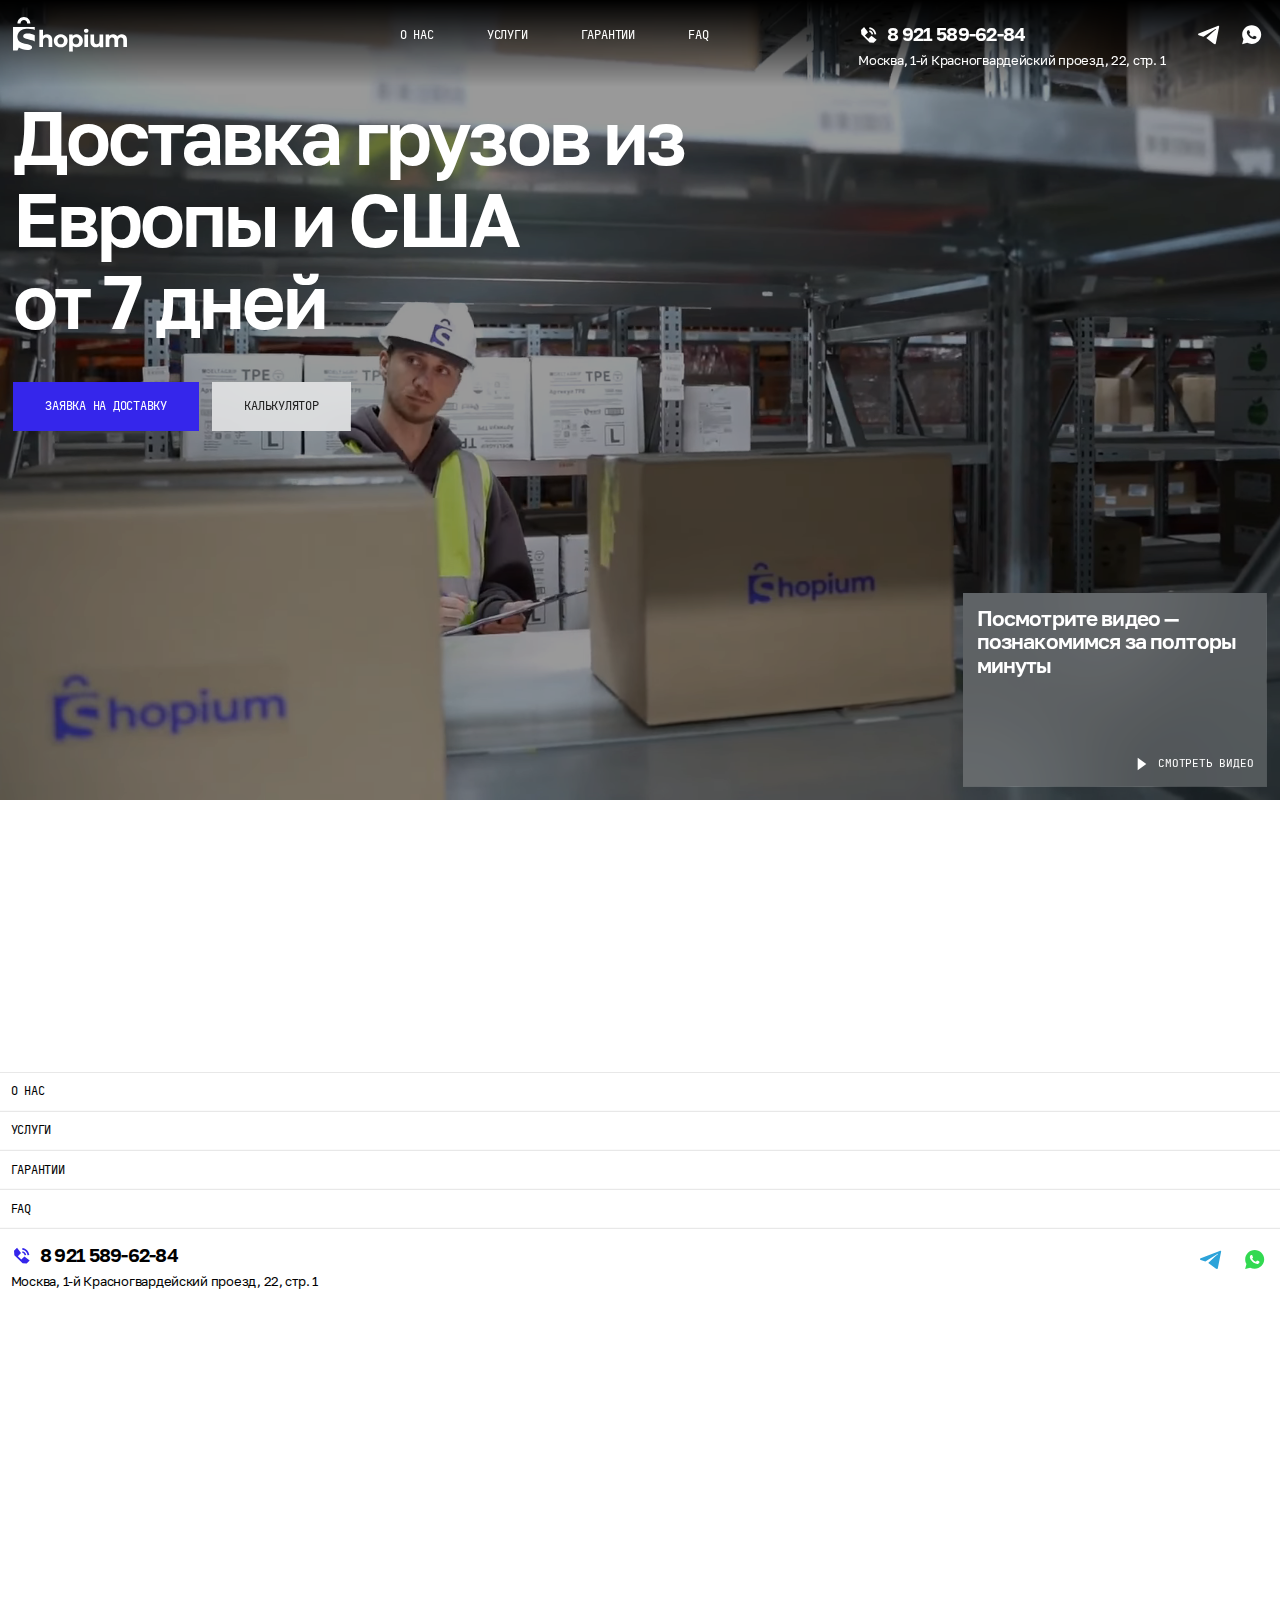
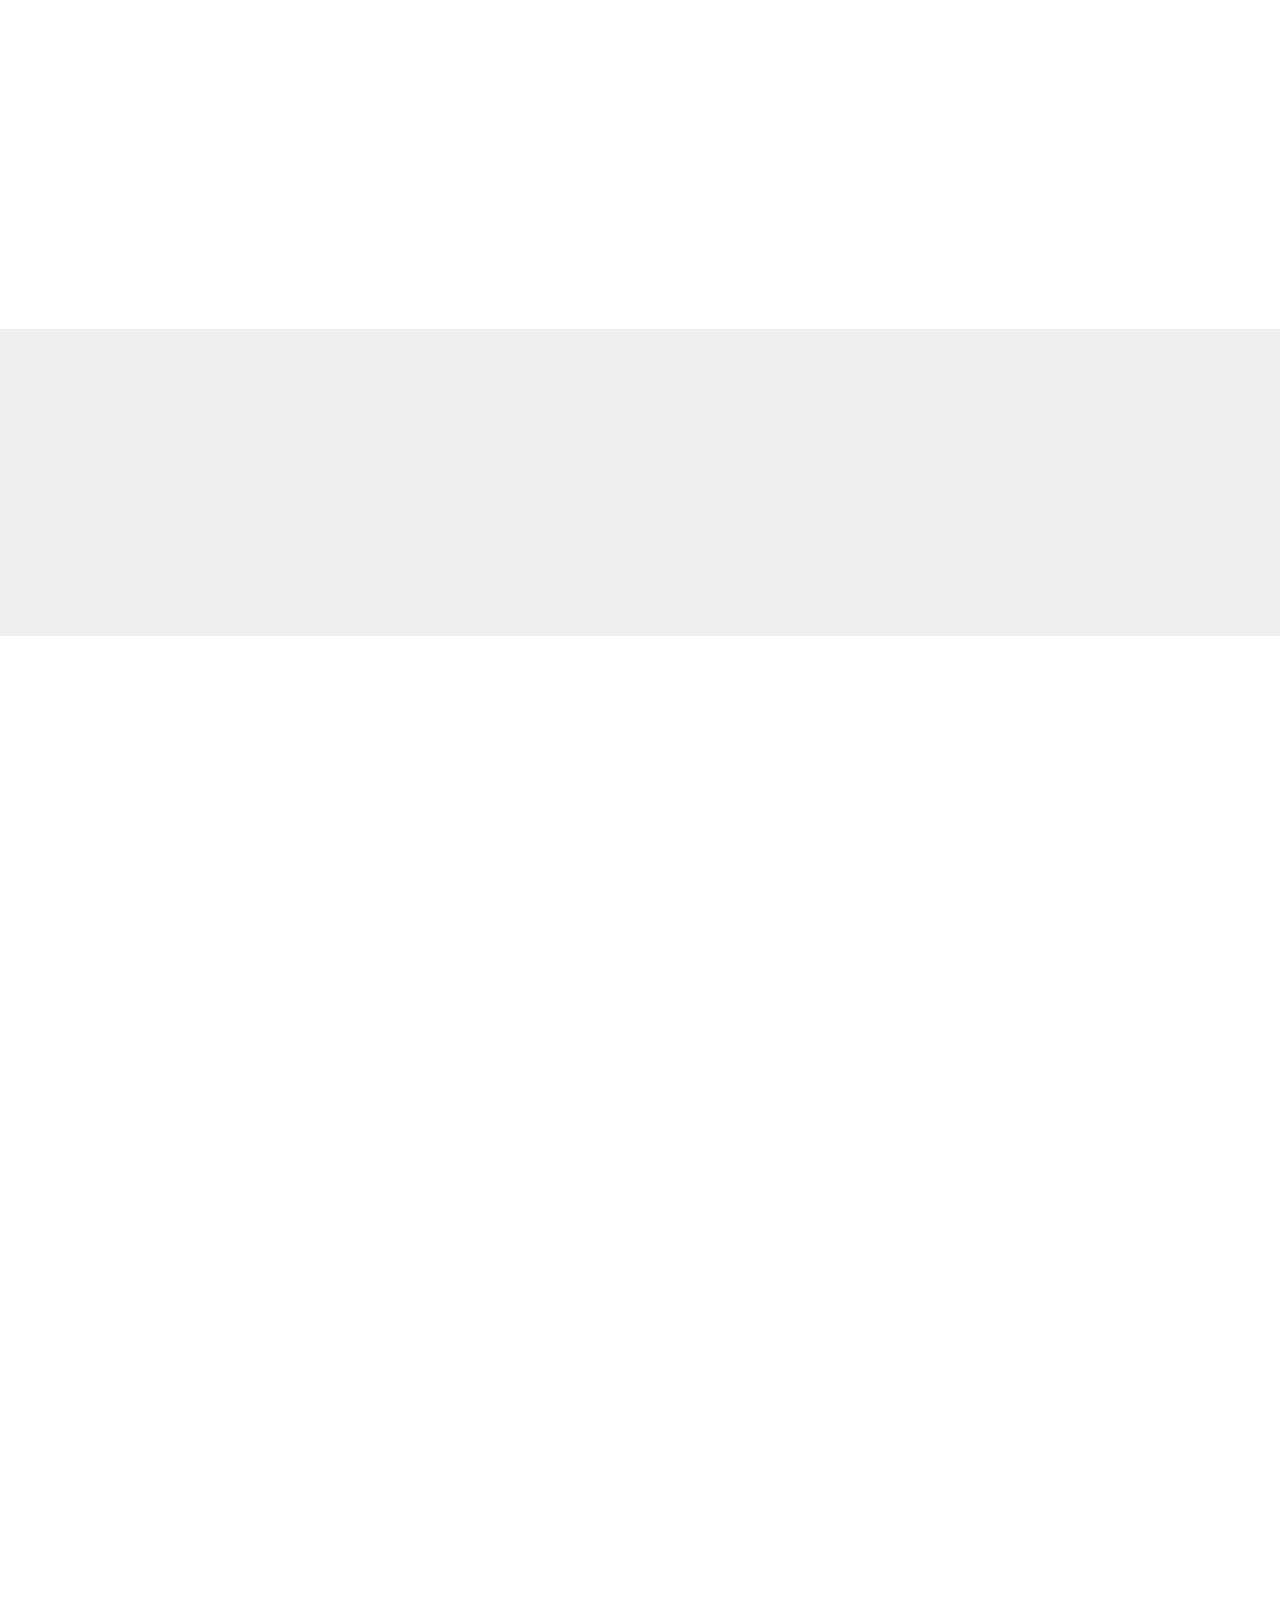
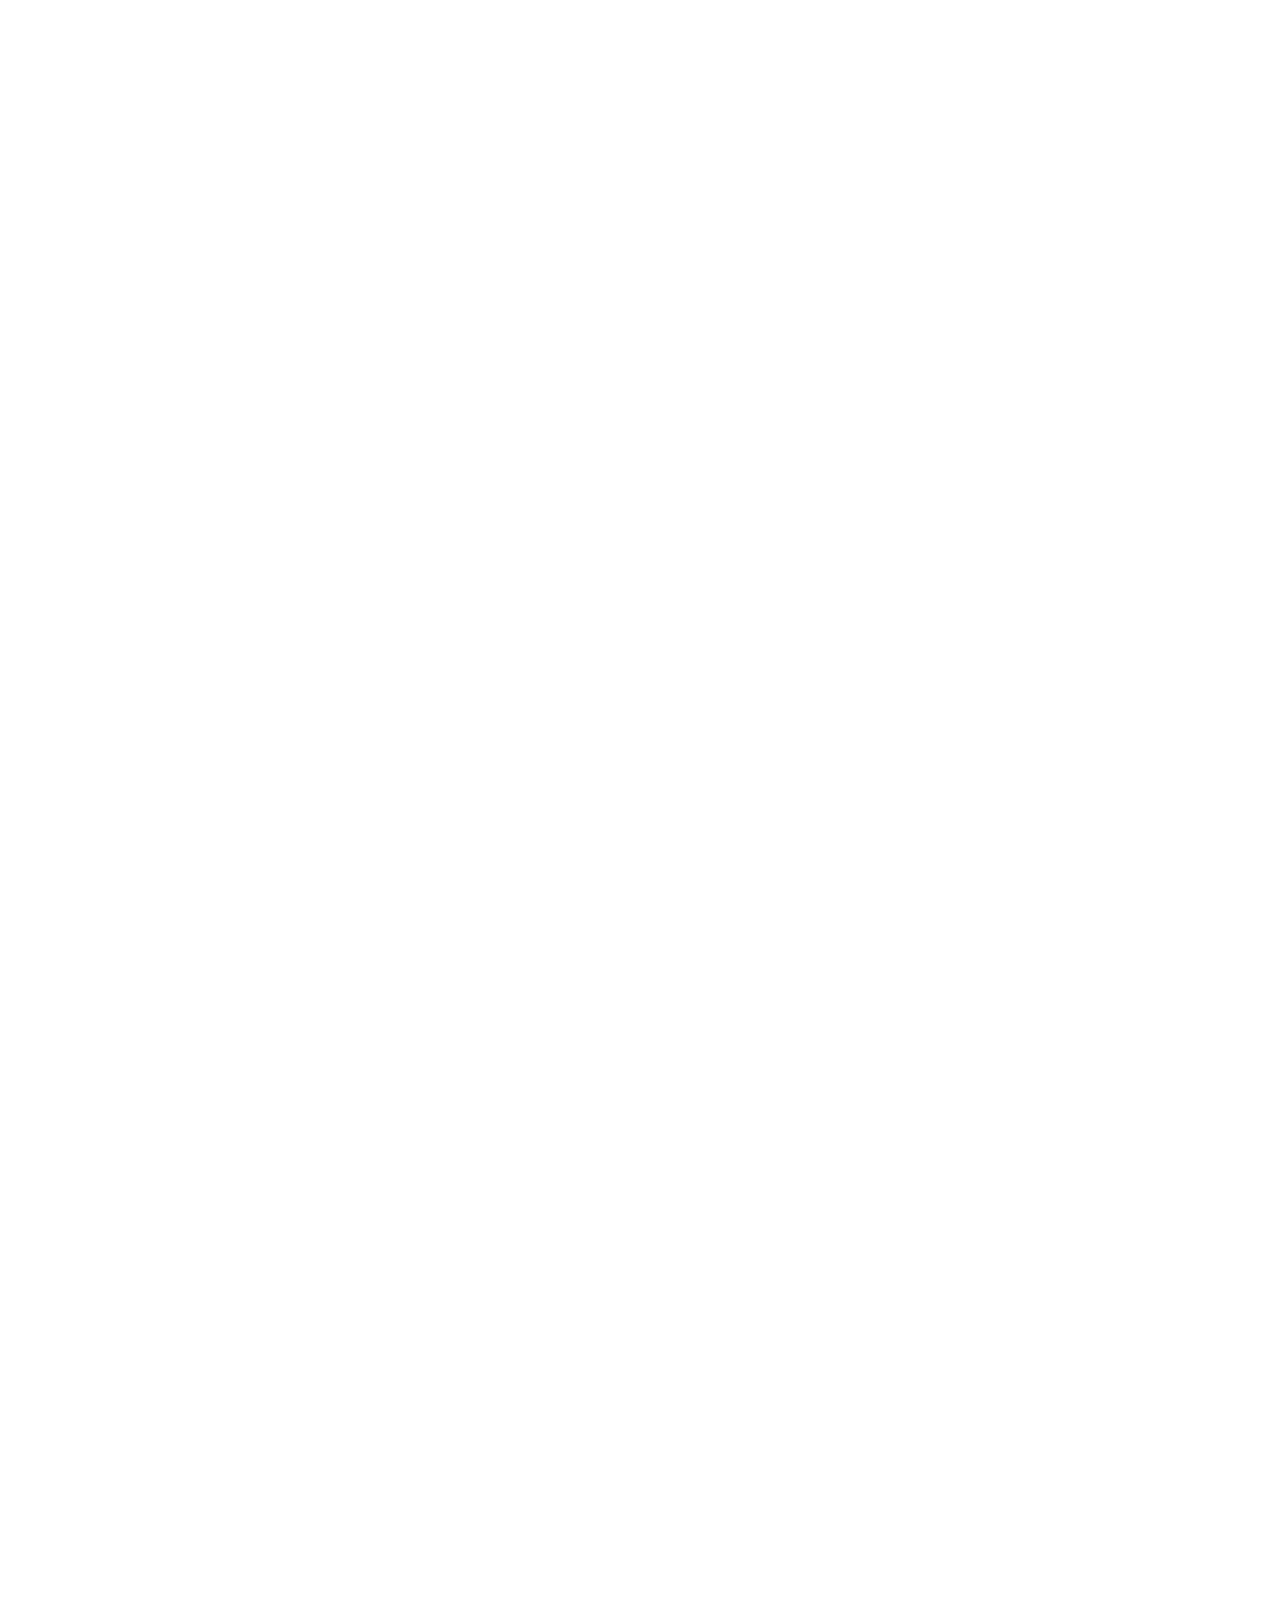
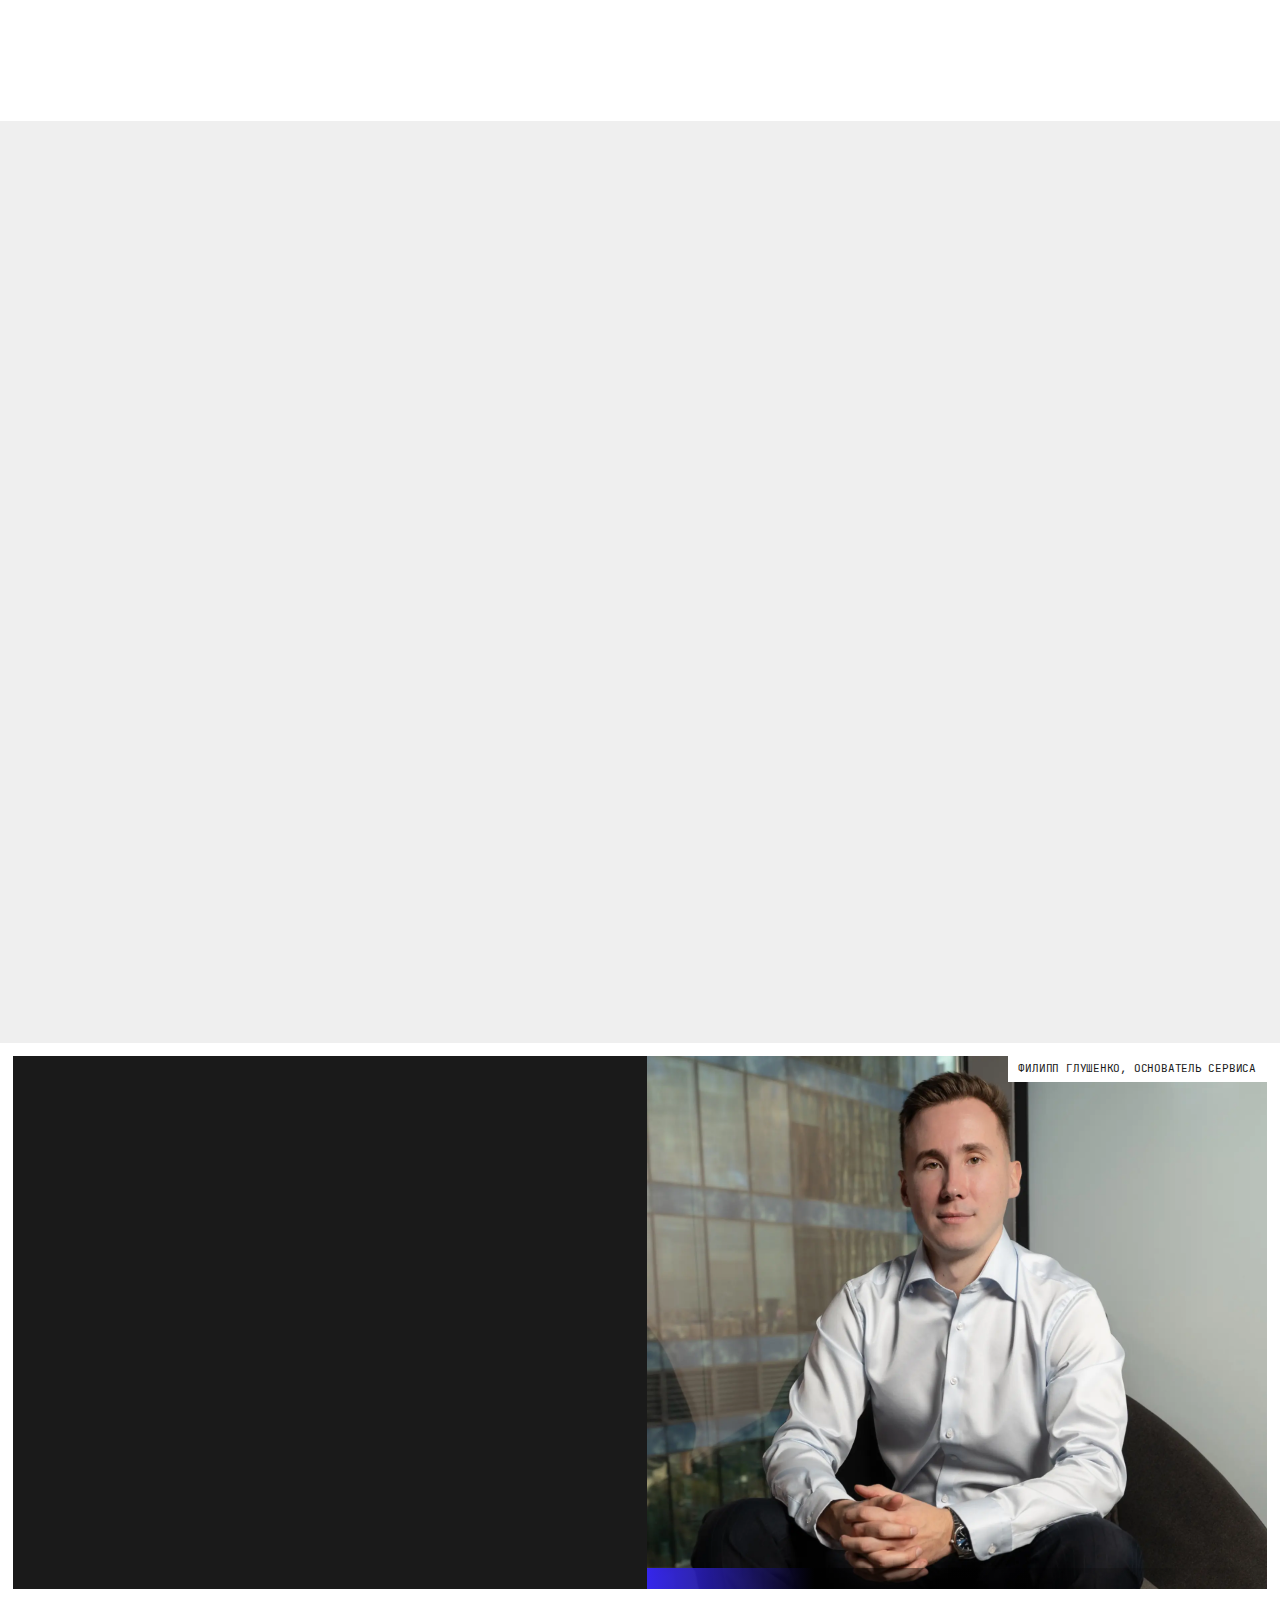
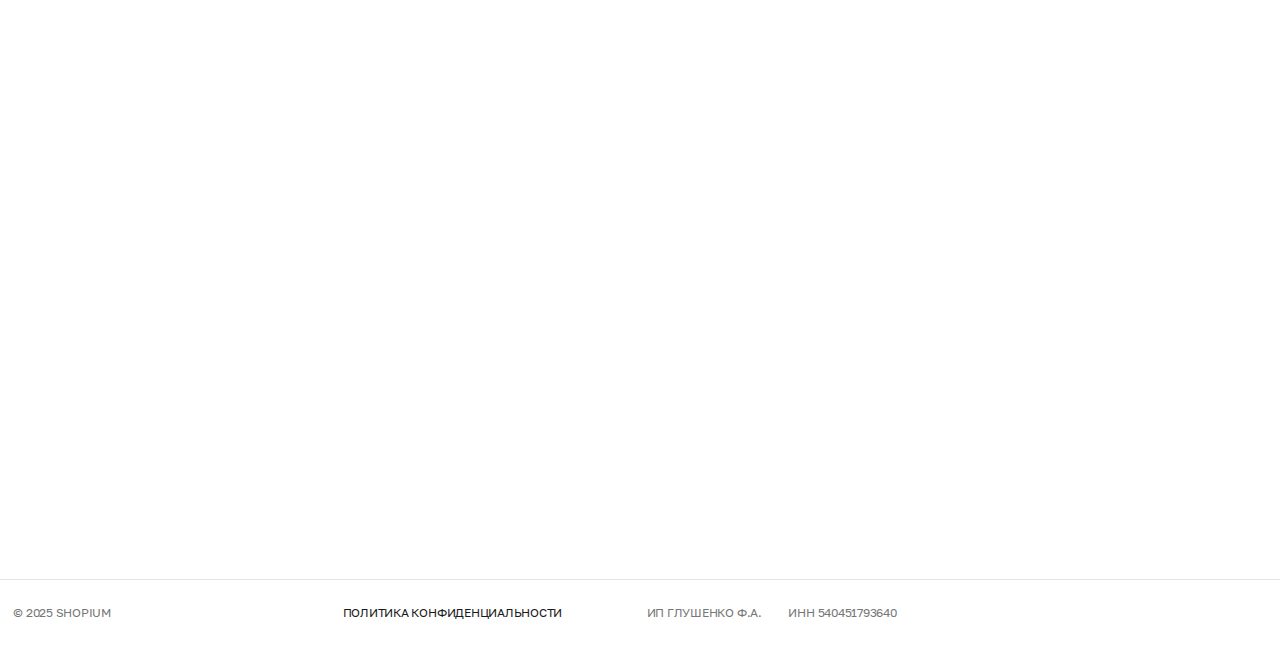
<file: main.html>
<!DOCTYPE html>
<html lang="ru">
  <head>
    <meta charset="utf-8">
    <title>Main</title>
    <meta content="width=device-width, initial-scale=1" name="viewport">
    <meta content="ie=edge" http-equiv="x-ua-compatible">
    <link href="https://vitejs.dev/logo.svg" rel="icon" type="image/x-icon">
    <meta name="format-detection" content="telephone=no">
    <meta property="og:image" content="/images/opengraph.jpg">
    <script type="module" crossorigin src="scripts/index.js?1743239890456"></script>
    <link rel="stylesheet" crossorigin href="styles/index.css">
  </head>
  <body class="loading" data-barba="wrapper">
    <div class="modal-block">
      <div class="modal-wrapper video" data-modal-wrapper="modal-video-about">
        <div class="modal-wrapper__overlay" data-modal-overlay=""></div>
        <div class="standart-modal__close">
          <button class="button button--hyperion white" data-modal-close="modal-video-about"><span><span class="standart-modal__close-icon">
                <svg xmlns="http://www.w3.org/2000/svg" width="32" height="32" viewbox="0 0 32 32" fill="none">
                  <path class="no-fill stroke-white" d="M8.92896 8.92896L23.0711 23.0711" stroke="#232322" stroke-width="1.5" stroke-linecap="square" stroke-linejoin="round"></path>
                  <path class="no-fill stroke-white" d="M8.92891 23.0711L23.071 8.92896" stroke="#232322" stroke-width="1.5" stroke-linecap="square" stroke-linejoin="round"></path>
                </svg></span></span></button>
        </div>
        <div class="modal-wrapper__content standart-modal">
          <div class="standart-modal__wrapper" data-lenis-prevent="true" data-video-wrapper="">
          </div>
        </div>
      </div>
      <div class="modal-wrapper form-answer" data-modal-wrapper="form-answer-modal">
        <div class="modal-wrapper__overlay" data-modal-overlay=""></div>
        <div class="standart-modal__close">
          <button class="button button--hyperion white" data-modal-close="form-answer-modal"><span><span class="standart-modal__close-icon">
                <svg xmlns="http://www.w3.org/2000/svg" width="32" height="32" viewbox="0 0 32 32" fill="none">
                  <path class="no-fill stroke-white" d="M8.92896 8.92896L23.0711 23.0711" stroke="#232322" stroke-width="1.5" stroke-linecap="square" stroke-linejoin="round"></path>
                  <path class="no-fill stroke-white" d="M8.92891 23.0711L23.071 8.92896" stroke="#232322" stroke-width="1.5" stroke-linecap="square" stroke-linejoin="round"></path>
                </svg></span></span></button>
        </div>
        <div class="modal-wrapper__content standart-modal">
          <div class="standart-modal__wrapper" data-lenis-prevent="true">
            <div class="form-answer__inner">
              <div class="form-answer__icon">
                <svg xmlns="http://www.w3.org/2000/svg" width="201" height="200" viewbox="0 0 201 200" fill="none">
                  <path fill-rule="evenodd" clip-rule="evenodd" d="M177.5 100C177.5 142.526 143.026 177 100.5 177C57.9741 177 23.5 142.526 23.5 100C23.5 57.4741 57.9741 23 100.5 23C143.026 23 177.5 57.4741 177.5 100ZM178.5 100C178.5 143.078 143.578 178 100.5 178C57.4218 178 22.5 143.078 22.5 100C22.5 56.9218 57.4218 22 100.5 22C143.578 22 178.5 56.9218 178.5 100ZM86.8536 123.354L131.854 78.3536L131.146 77.6464L86.5 122.293L69.3536 105.146L68.6464 105.854L86.1464 123.354L86.5 123.707L86.8536 123.354Z" fill="url(#paint0_linear_368_2171)"></path>
                  <defs>
                    <lineargradient id="paint0_linear_368_2171" x1="100.5" y1="22" x2="100.5" y2="178" gradientunits="userSpaceOnUse">
                      <stop stop-color="#3526EB"></stop>
                      <stop offset="0.27"></stop>
                      <stop offset="1" stop-color="#CBCBCB"></stop>
                    </lineargradient>
                  </defs>
                </svg>
              </div>
              <div class="form-answer__title title-48 text-whiteText">Спасибо! Свяжемся с&nbsp;вами в&nbsp;ближайшее время.</div>
              <div class="form-answer__button">
                <button class="button link-18 button--hyperion uppercase" data-modal-close="form-answer-modal"><span><span>Спасибо, понятно</span></span></button>
              </div>
            </div>
          </div>
        </div>
      </div>
    </div>
    <div class="wrapper">
      <header class="header active" data-header="">
        <div class="header__bg"></div>
        <div class="header__inner text-whiteText">
          <div class="header__logo">
            <svg xmlns="http://www.w3.org/2000/svg" width="171" height="52" viewbox="0 0 171 52" fill="none">
              <g clip-path="url(#clip0_189_17)">
                <path class="fill-black" d="M55.0678 26.945C53.883 26.35 52.542 26.0525 51.0402 26.0525C49.4237 26.0525 47.9817 26.3912 46.7141 27.0686C46.0758 27.4119 45.5155 27.8238 45.0241 28.3135V19.1777H39.5361V45.1938H45.0241V35.8657C45.0241 34.6986 45.217 33.7374 45.6028 32.9913C45.9885 32.2407 46.5304 31.6868 47.2193 31.3253C47.9128 30.9637 48.6889 30.7806 49.5569 30.7806C50.7739 30.7806 51.7199 31.1422 52.3904 31.8654C53.0609 32.5885 53.3916 33.7099 53.3916 35.2295V45.1892H58.8796V34.3873C58.8796 32.4695 58.5397 30.8996 57.86 29.6729C57.1803 28.4463 56.2481 27.5354 55.0632 26.9359V26.945H55.0678Z" fill="white"></path>
                <path class="fill-black" d="M76.9322 27.2977C75.3616 26.4692 73.5797 26.0527 71.582 26.0527C69.5843 26.0527 67.7748 26.4692 66.218 27.2977C64.6566 28.1261 63.4258 29.275 62.5257 30.7351C61.621 32.1952 61.1709 33.8749 61.1709 35.7653C61.1709 37.6556 61.621 39.2988 62.5257 40.7588C63.4304 42.2189 64.6612 43.3723 66.218 44.2145C67.7794 45.0567 69.5659 45.4778 71.582 45.4778C73.5981 45.4778 75.357 45.0567 76.9322 44.2145C78.5028 43.3723 79.7336 42.2235 80.6245 40.7588C81.5155 39.2988 81.9609 37.6327 81.9609 35.7653C81.9609 33.8978 81.5155 32.1631 80.6245 30.7168C79.7336 29.2658 78.5028 28.1261 76.9322 27.2977ZM75.7703 38.5527C75.3478 39.3354 74.7737 39.9395 74.0481 40.3606C73.3225 40.7817 72.5005 40.9923 71.5866 40.9923C70.6727 40.9923 69.8506 40.7817 69.125 40.3606C68.3994 39.9395 67.8162 39.3399 67.3845 38.5527C66.9482 37.77 66.7324 36.8409 66.7324 35.7653C66.7324 34.6897 66.9482 33.7285 67.3845 32.9595C67.8162 32.186 68.3994 31.591 69.125 31.1699C69.8506 30.7488 70.6727 30.5383 71.5866 30.5383C72.5005 30.5383 73.3225 30.7488 74.0481 31.1699C74.7737 31.591 75.3478 32.186 75.7703 32.9595C76.1928 33.7285 76.4041 34.6668 76.4041 35.7653C76.4041 36.8638 76.1928 37.77 75.7703 38.5527Z" fill="white"></path>
                <path class="fill-black" d="M100.207 27.2611C98.7884 26.4555 97.1856 26.0527 95.4037 26.0527C93.7367 26.0527 92.3084 26.4006 91.1098 27.1009C90.4806 27.4716 89.9295 27.9431 89.4565 28.5152V26.3319H84.2119V52.0001H89.6999V43.1847C90.1454 43.679 90.6505 44.0955 91.2108 44.4251C92.4049 45.1254 93.801 45.4778 95.3991 45.4778C97.181 45.4778 98.7838 45.0796 100.203 44.2832C101.622 43.4868 102.747 42.3654 103.578 40.9145C104.41 39.4635 104.827 37.7471 104.827 35.7607C104.827 33.7742 104.41 32.0899 103.578 30.639C102.747 29.188 101.622 28.0621 100.203 27.2565H100.207V27.2611ZM98.623 38.5573C98.1868 39.3399 97.6127 39.9441 96.9009 40.3652C96.1844 40.7863 95.3716 40.9968 94.4577 40.9968C93.5438 40.9968 92.7217 40.7863 91.9961 40.3652C91.2705 39.9441 90.6965 39.3445 90.274 38.5573C89.8515 37.7746 89.6402 36.8454 89.6402 35.7698C89.6402 34.6942 89.8515 33.733 90.274 32.9641C90.6965 32.1906 91.2705 31.5956 91.9961 31.1745C92.7217 30.7534 93.5438 30.5428 94.4577 30.5428C95.3716 30.5428 96.189 30.7534 96.9009 31.1745C97.6173 31.5956 98.1913 32.1906 98.623 32.9641C99.0547 33.733 99.2752 34.6713 99.2752 35.7698C99.2752 36.8683 99.0593 37.7746 98.623 38.5573Z" fill="white"></path>
                <path class="fill-black" d="M112.29 18.4274C111.656 17.8781 110.834 17.6035 109.828 17.6035C108.822 17.6035 108 17.8964 107.367 18.4823C106.733 19.0682 106.416 19.7914 106.416 20.6564C106.416 21.5215 106.733 22.2447 107.367 22.8305C108 23.4164 108.822 23.7093 109.828 23.7093C110.834 23.7093 111.688 23.4118 112.308 22.8122C112.928 22.2126 113.24 21.462 113.24 20.5511C113.24 19.6403 112.924 18.9812 112.29 18.432V18.4274Z" fill="white"></path>
                <path class="fill-black" d="M112.57 26.332H107.082V45.1987H112.57V26.332Z" fill="white"></path>
                <path class="fill-black" d="M129.847 35.6601C129.847 36.8044 129.658 37.761 129.282 38.5162C128.905 39.276 128.391 39.8389 127.734 40.2005C127.077 40.5621 126.329 40.7452 125.484 40.7452C124.262 40.7452 123.321 40.3745 122.65 39.6421C121.98 38.9052 121.649 37.7564 121.649 36.191V26.3366H116.161V36.9966C116.161 38.9373 116.501 40.5347 117.181 41.7842C117.86 43.0337 118.816 43.9629 120.046 44.5716C121.277 45.1804 122.678 45.487 124.248 45.487C125.704 45.487 127.045 45.1529 128.276 44.4847C128.993 44.0956 129.608 43.5967 130.122 42.988V45.2033H135.33V26.332H129.842V35.6601H129.847Z" fill="white"></path>
                <path class="fill-black" d="M170.008 29.6823C169.337 28.4557 168.423 27.5449 167.261 26.9453C166.1 26.3502 164.768 26.0527 163.266 26.0527C161.461 26.0527 159.858 26.483 158.462 27.348C157.668 27.8424 156.997 28.4374 156.451 29.1285C156.01 28.4145 155.45 27.8241 154.77 27.3664C153.47 26.4876 151.95 26.0527 150.214 26.0527C148.667 26.0527 147.289 26.3869 146.081 27.0505C145.383 27.435 144.781 27.9248 144.267 28.5152V26.3319H139.022V45.1986H144.51V35.7286C144.51 34.6073 144.685 33.6827 145.039 32.9595C145.392 32.2363 145.884 31.6917 146.517 31.3301C147.151 30.9685 147.868 30.7854 148.662 30.7854C149.81 30.7854 150.696 31.147 151.316 31.8702C151.936 32.5934 152.249 33.7147 152.249 35.2343V45.194H157.737V35.7241C157.737 34.6027 157.911 33.6781 158.265 32.9549C158.618 32.2318 159.11 31.6871 159.744 31.3255C160.377 30.9639 161.094 30.7808 161.888 30.7808C163.036 30.7808 163.927 31.1424 164.561 31.8656C165.195 32.5888 165.512 33.7102 165.512 35.2297V45.1894H171V34.3876C171 32.4698 170.664 30.8998 169.999 29.6732L170.008 29.6823Z" fill="white"></path>
                <path class="fill-dark-blue" d="M0 14.8574V50.4487H6.64069L8.77159 45.7343C10.3973 46.8877 12.3216 47.8306 14.5397 48.5675C16.7625 49.3044 19.0082 49.6751 21.286 49.6751C23.0174 49.6751 24.4181 49.5058 25.4835 49.1625C26.549 48.8192 27.3343 48.3432 27.8395 47.7299C28.3446 47.1166 28.5972 46.4163 28.5972 45.6244C28.5972 44.6175 28.1977 43.8165 27.4032 43.2215C26.6087 42.6265 25.5616 42.1413 24.2619 41.7614C22.9623 41.3815 21.5248 41.0245 19.9542 40.6812C18.3836 40.3379 16.813 39.9168 15.2424 39.4134C13.6717 38.9099 12.2343 38.2599 10.9346 37.4681C9.63497 36.6763 8.5787 35.6327 7.76584 34.3374C6.95297 33.0421 6.54425 31.3852 6.54425 29.3713C6.54425 27.2109 7.13208 25.2382 8.30775 23.4577C9.48342 21.6772 11.2515 20.2538 13.6166 19.1919C15.9817 18.13 18.9531 17.5991 22.5306 17.5991C24.9141 17.5991 27.2608 17.8783 29.5754 18.4367C30.6454 18.693 31.6558 19.0134 32.6064 19.3933V14.8574H0Z" fill="white"></path>
                <path class="fill-dark-blue" d="M22.4801 24.6201C20.7809 24.6201 19.3894 24.8169 18.3101 25.2151C17.2263 25.6133 16.4502 26.126 15.9818 26.753C15.5133 27.3801 15.2791 28.1124 15.2791 28.9409C15.2791 29.9112 15.6787 30.6985 16.4732 31.2889C17.2676 31.8839 18.3147 32.3599 19.6144 32.7215C20.9141 33.0831 22.3515 33.4401 23.9221 33.8017C25.4927 34.1633 27.0633 34.5752 28.6386 35.0467C30.0806 35.4769 31.4032 36.049 32.6156 36.7493V27.3801C30.9715 26.4784 29.332 25.801 27.6879 25.3479C25.9198 24.8627 24.1839 24.6201 22.4847 24.6201H22.4801Z" fill="white"></path>
                <path class="fill-dark-blue" d="M25.9798 9.63929H21.2818C21.2818 6.90679 19.0498 4.68233 16.3081 4.68233C13.5664 4.68233 11.3345 6.90679 11.3345 9.63929H6.63184C6.63184 4.32532 10.9717 0 16.3081 0C21.6446 0 25.9798 4.32532 25.9798 9.63929Z" fill="white"></path>
              </g>
              <defs>
                <clippath id="clip0_189_17">
                  <rect width="171" height="52" fill="white"></rect>
                </clippath>
              </defs>
            </svg>
          </div>
          <nav class="header__menu desktop">
            <div class="header__menu-item"><a class="link-18 link-line text-whiteText" href="#">О нас</a></div>
            <div class="header__menu-item"><a class="link-18 link-line text-whiteText" href="#">услуги</a></div>
            <div class="header__menu-item"><a class="link-18 link-line text-whiteText" href="#">гарантии</a></div>
            <div class="header__menu-item"><a class="link-18 link-line text-whiteText" href="#">FAQ</a></div>
          </nav>
          <div class="header__contacts">
            <div class="header__contacts-inner">
              <div class="header__contact"><a class="phone-link link-line text-whiteText" href="tel:89215896284">
                  <div class="phone-link__icon">
                    <svg xmlns="http://www.w3.org/2000/svg" width="32" height="32" viewbox="0 0 32 32" fill="none">
                      <path class="fill-dark-blue" d="M15.4889 22.1583L10.3265 17.0828L15.0116 12.4063L9.06848 4.52832L4.53076 9.05715L5.00797 15.5036L17.4151 27.6936L23.4884 27.9799L28 23.4597L20.122 17.5166L15.4889 22.1583Z" fill="white"></path>
                      <path class="fill-dark-blue" d="M24.848 15.6427L27.4367 15.3813C26.8858 9.90989 22.5672 5.47406 17.1674 4.83105L16.8605 7.41548C21.0576 7.91545 24.4164 11.374 24.847 15.6416L24.848 15.6427Z" fill="white"></path>
                      <path class="fill-dark-blue" d="M20.293 15.7125L22.8655 15.3123C22.4078 12.3688 20.1531 10.0286 17.2542 9.48633L16.7759 12.0447C18.5914 12.3842 20.0045 13.8569 20.2919 15.7126L20.293 15.7125Z" fill="white"></path>
                    </svg>
                  </div>
                  <div class="phone-link__text title-28 uppercase">8 921 589-62-84</div></a>
              </div>
              <div class="header__contact desktop"><a class="text-20 link-line text-whiteText" href="#">Москва, 1-й Красногвардейский проезд, 22, стр.&nbsp;1</a></div>
            </div>
            <div class="header__socials desktop"><a class="socials-icon-link" href="t.me/shopium_help" target="_blank">
                <svg xmlns="http://www.w3.org/2000/svg" width="32" height="32" viewbox="0 0 32 32" fill="none">
                  <path class="fill-tg-blue fill-white" d="M26.4 7.1084L22.7302 25.5673C22.7302 25.5673 22.2168 26.8471 20.8062 26.2333L12.3391 19.7559L12.2998 19.7368C13.4435 18.7121 22.3124 10.756 22.7 10.3953C23.3001 9.8368 22.9276 9.50429 22.2309 9.92621L9.1304 18.2269L4.07627 16.5302C4.07627 16.5302 3.2809 16.2479 3.20439 15.6341C3.12686 15.0194 4.10245 14.6868 4.10245 14.6868L24.7066 6.62219C24.7066 6.62219 26.4 5.87982 26.4 7.1084Z" fill="white"></path>
                </svg></a><a class="socials-icon-link" href="https://wa.me/79215896284" target="_blank">
                <svg xmlns="http://www.w3.org/2000/svg" width="32" height="32" viewbox="0 0 32 32" fill="none">
                  <path class="fill-wa-green fill-white" d="M23.3561 8.63343C21.3993 6.68343 18.7902 5.6001 16.0362 5.6001C10.3108 5.6001 5.67245 10.2223 5.67245 15.9279C5.67245 17.7334 6.17977 19.539 7.04945 21.0557L5.59998 26.4001L11.108 24.9557C12.6299 25.7501 14.2968 26.1834 16.0362 26.1834C21.7616 26.1834 26.4 21.5612 26.4 15.8557C26.3275 13.1834 25.3129 10.5834 23.3561 8.63343ZM21.0369 19.6112C20.8195 20.189 19.8049 20.7668 19.2975 20.839C18.8627 20.9112 18.2829 20.9112 17.7031 20.7668C17.3407 20.6223 16.8334 20.4779 16.2536 20.189C13.6446 19.1057 11.9777 16.5057 11.8327 16.289C11.6878 16.1445 10.7456 14.9168 10.7456 13.6168C10.7456 12.3168 11.3979 11.739 11.6153 11.4501C11.8327 11.1612 12.1226 11.1612 12.34 11.1612C12.485 11.1612 12.7024 11.1612 12.8474 11.1612C12.9923 11.1612 13.2097 11.089 13.4272 11.5945C13.6446 12.1001 14.1519 13.4001 14.2244 13.4723C14.2968 13.6168 14.2968 13.7612 14.2244 13.9057C14.1519 14.0501 14.0794 14.1945 13.9345 14.339C13.7895 14.4834 13.6446 14.7001 13.5721 14.7723C13.4272 14.9168 13.2822 15.0612 13.4272 15.2779C13.5721 15.5668 14.0794 16.3612 14.8766 17.0834C15.8913 17.9501 16.6885 18.239 16.9784 18.3834C17.2683 18.5279 17.4132 18.4557 17.5582 18.3112C17.7031 18.1668 18.2104 17.589 18.3554 17.3001C18.5003 17.0112 18.7177 17.0834 18.9352 17.1557C19.1526 17.2279 20.4571 17.8779 20.6745 18.0223C20.9644 18.1668 21.1094 18.239 21.1819 18.3112C21.2543 18.5279 21.2543 19.0334 21.0369 19.6112Z" fill="white"></path>
                </svg></a>
            </div>
            <button class="header__burger devices" data-burger-button=""></button>
          </div>
        </div>
      </header>
      <main data-barba="container" data-barba-namespace="main">
        <div class="hero sticky" data-black-hero="">
          <div class="hero__inner">
            <div class="hero__bg" data-hero="">
              <div class="hero-video">
                <video autoplay="" muted="" loop="" playsinline="">
                  <source src="videos/hero-desktop.webm" type="video/webm"/>
                  <source src="videos/hero-desktop.mp4" type="video/mp4"/>
                  <source src="videos/hero-mobile.webm" type="video/webm" media="(max-width: 767px)"/>
                  <source src="videos/hero-mobile.mp4" type="video/mp4" media="(max-width: 767px)"/>
                </video>
              </div>
            </div>
            <div class="hero__content">
              <h1 class="hero__title title-112 text-whiteText">Доставка&nbsp;грузов&nbsp;из<br>Европы&nbsp;и&nbsp;США<br>от&nbsp;7&nbsp;дней</h1>
              <div class="hero__buttons"><a class="button link-18 button--hyperion uppercase" href="#form-section-photo" data-anchor-link=""><span><span>Заявка на доставку</span></span></a><a class="button link-18 button--hyperion uppercase white" href="#quiz-calculation" data-anchor-link=""><span><span>КАЛЬКУЛЯТОР</span></span></a>
              </div>
            </div>
          </div><a class="hero__bottom-card" data-modal-btn="modal-video-about" data-iframe-source="&lt;iframe id=&quot;video-iframe&quot; width=&quot;100%&quot; height=&quot;100%&quot; src=&quot;https://rutube.ru/play/embed/09cc8e4519496f771d703d2c425a921a?skinColor=3526eb&quot; frameborder=&quot;0&quot; allow=&quot;clipboard-write; autoplay&quot; webkitallowfullscreen=&quot;&quot; mozallowfullscreen=&quot;&quot; allowfullscreen=&quot;&quot;&gt;&lt;/iframe&gt;"><span class="hero__bottom-card-text title-32 text-whiteText">Посмотрите видео&nbsp;— познакомимся за&nbsp;полторы минуты</span><span class="hero__bottom-card-button">
              <button class="button-text-icon link-line text-blueText reverse white link-line pointer-events-none text-whiteText"><span class="button-text-icon__text link-18">смотреть видео</span><span class="button-text-icon__icon">
                  <svg xmlns="http://www.w3.org/2000/svg" width="26" height="26" viewbox="0 0 26 26" fill="none">
                    <path d="M20 13L6 23L6 3L20 13Z" fill="white"></path>
                  </svg></span></button></span></a>
        </div>
        <div class="content">
          <section class="section pb-5">
            <h2 class="section__title title-80" data-scroll-animate="appear">Наши преимущества — ваша выгода</h2>
            <div class="section__content">
              <div class="advantages" data-scroll-animate="appear">
                <div class="advantages-card">
                  <div class="advantages-card__bg">
                    <picture class="picture">
                      <source class="lazyload" type="image/webp" srcset="webp/advantages-card-large-1-mob.webp" media="(max-width: 576px)"/>
                      <source class="lazyload" type="image/png" srcset="images/advantages-card-large-1-mob.png" media="(max-width: 576px)"/>
                      <source class="lazyload" type="image/webp" srcset="webp/advantages-card-large-1.webp"/>
                      <source class="lazyload" type="image/png" srcset="images/advantages-card-large-1.png"/><img class="picture__img lazyload" src="images/advantages-card-large-1.png" data-src="images/advantages-card-large-1.png" alt="advantages-card-large-1.png"/>
                    </picture>
                  </div>
                  <div class="advantages-card__content">
                    <div class="advantages-card__title title-36">Санкционные товары</div>
                    <div class="advantages-card__text text-24 text-greyText">Доставим санкционные товары через транзитные страны</div>
                  </div>
                  <div class="advantages-card__counter bg-greyBg">
                    <div class="advantages-card__counter-text link-16">–01</div>
                  </div>
                </div>
                <div class="advantages-card small">
                  <div class="advantages-card__bg">
                    <picture class="picture">
                      <source class="lazyload" type="image/webp" srcset="webp/advantages-card-small-2-mob.webp" media="(max-width: 576px)"/>
                      <source class="lazyload" type="image/png" srcset="images/advantages-card-small-2-mob.png" media="(max-width: 576px)"/>
                      <source class="lazyload" type="image/webp" srcset="webp/advantages-card-small-2.webp"/>
                      <source class="lazyload" type="image/png" srcset="images/advantages-card-small-2.png"/><img class="picture__img lazyload" src="images/advantages-card-small-2.png" data-src="images/advantages-card-small-2.png" alt="advantages-card-small-2.png"/>
                    </picture>
                  </div>
                  <div class="advantages-card__content">
                    <div class="advantages-card__title title-36">Доставка без пошлины</div>
                    <div class="advantages-card__text text-24 text-greyText">Грузоперевозки под&nbsp;наш&nbsp;контракт&nbsp;— вы&nbsp;не&nbsp;участвуете в&nbsp;таможенном оформлении</div>
                  </div>
                  <div class="advantages-card__counter bg-whiteBg">
                    <div class="advantages-card__counter-text link-16">–03</div>
                  </div>
                </div>
                <div class="advantages-card small">
                  <div class="advantages-card__bg">
                    <picture class="picture">
                      <source class="lazyload" type="image/webp" srcset="webp/advantages-card-small-1-mob.webp" media="(max-width: 576px)"/>
                      <source class="lazyload" type="image/png" srcset="images/advantages-card-small-1-mob.png" media="(max-width: 576px)"/>
                      <source class="lazyload" type="image/webp" srcset="webp/advantages-card-small-1.webp"/>
                      <source class="lazyload" type="image/png" srcset="images/advantages-card-small-1.png"/><img class="picture__img lazyload" src="images/advantages-card-small-1.png" data-src="images/advantages-card-small-1.png" alt="advantages-card-small-1.png"/>
                    </picture>
                  </div>
                  <div class="advantages-card__content">
                    <div class="advantages-card__title title-36">Регистрация за рубежом</div>
                    <div class="advantages-card__text text-24 text-greyText">У нас есть собственные зарубежные юр. лица для&nbsp;обхода ограничений</div>
                  </div>
                  <div class="advantages-card__counter bg-whiteBg">
                    <div class="advantages-card__counter-text link-16">–02</div>
                  </div>
                </div>
                <div class="advantages-card">
                  <div class="advantages-card__bg">
                    <picture class="picture">
                      <source class="lazyload" type="image/webp" srcset="webp/advantages-card-large-2-mob.webp" media="(max-width: 576px)"/>
                      <source class="lazyload" type="image/png" srcset="images/advantages-card-large-2-mob.png" media="(max-width: 576px)"/>
                      <source class="lazyload" type="image/webp" srcset="webp/advantages-card-large-2.webp"/>
                      <source class="lazyload" type="image/png" srcset="images/advantages-card-large-2.png"/><img class="picture__img lazyload" src="images/advantages-card-large-2.png" data-src="images/advantages-card-large-2.png" alt="advantages-card-large-2.png"/>
                    </picture>
                  </div>
                  <div class="advantages-card__content">
                    <div class="advantages-card__title title-36">Закупаем без VAT</div>
                    <div class="advantages-card__text text-24 text-greyText">Дополнительная экономия на&nbsp;оптимизации европейского НДС до 20%</div>
                  </div>
                  <div class="advantages-card__counter bg-greyBg">
                    <div class="advantages-card__counter-text link-16">–04</div>
                  </div>
                </div>
              </div>
            </div>
          </section>
          <section class="section bg-greyBg">
            <h2 class="section__title title-80" data-scroll-animate="appear">Комплекс услуг под ключ</h2>
            <div class="section__content">
              <div class="services-complex" data-scroll-animate="appear">
                <div class="service-highlight">
                  <div class="service-highlight__bg">
                    <picture class="picture">
                      <source class="lazyload" type="image/webp" srcset="webp/service-highlight-mob.webp" media="(max-width: 576px)"/>
                      <source class="lazyload" type="image/jpeg" srcset="images/service-highlight-mob.jpg" media="(max-width: 576px)"/>
                      <source class="lazyload" type="image/webp" srcset="webp/service-highlight.webp"/>
                      <source class="lazyload" type="image/jpeg" srcset="images/service-highlight.jpg"/><img class="picture__img lazyload" src="webp/service-highlight.webp" data-src="images/service-highlight.webp" alt="service-highlight.webp"/>
                    </picture>
                  </div>
                  <div class="service-highlight__content">
                    <div class="service-highlight__title title-44 text-whiteText">Выполним любую задачу в&nbsp;сфере логистики</div>
                    <div class="service-highlight__text text-22 text-whiteText"></div>
                    <div class="service-highlight__button"><a class="button link-18 button--hyperion uppercase wide" href="#form-section-photo" data-anchor-link=""><span><span>Оставить заявку</span></span></a>
                    </div>
                  </div>
                </div><a class="service-card bg-whiteBg" href="#">
                  <div class="service-card__arrow">
                    <svg xmlns="http://www.w3.org/2000/svg" width="24" height="25" viewbox="0 0 24 25" fill="none">
                      <path class="no-fill stroke-white" d="M14 6.43031L20.07 12.5003L14 18.5703" stroke="#1D1D1D" stroke-width="1.5" stroke-miterlimit="10" stroke-linecap="square"></path>
                      <path class="no-fill stroke-white" d="M3.5 12.5L19.33 12.5" stroke="#1D1D1D" stroke-width="1.5" stroke-miterlimit="10" stroke-linecap="square" stroke-linejoin="round"></path>
                    </svg>
                  </div>
                  <div class="service-card__text">
                    <div class="service-card__header">
                      <div class="service-card__image devices">
                        <picture class="picture">
                          <source class="lazyload" type="image/webp" srcset="webp/service-card-1-mob.webp" media="(max-width: 576px)"/>
                          <source class="lazyload" type="image/jpeg" srcset="images/service-card-1-mob.jpg" media="(max-width: 576px)"/>
                          <source class="lazyload" type="image/webp" srcset="webp/service-card-1.webp"/>
                          <source class="lazyload" type="image/jpeg" srcset="images/service-card-1.jpg"/><img class="picture__img lazyload" src="webp/service-card-1.webp" data-src="images/service-card-1.webp" alt="service-card-1.webp"/>
                        </picture>
                      </div>
                      <div class="service-card__title title-36">Переговоры с поставщиками</div>
                    </div>
                    <div class="service-card__description text-20 text-greyText">Сделаем запрос вашему поставщику, разместим заказ, согласуем стоимость товара и доставки</div>
                  </div>
                  <div class="service-card__image desktop">
                    <picture class="picture">
                      <source class="lazyload" type="image/webp" srcset="webp/service-card-1-mob.webp" media="(max-width: 576px)"/>
                      <source class="lazyload" type="image/jpeg" srcset="images/service-card-1-mob.jpg" media="(max-width: 576px)"/>
                      <source class="lazyload" type="image/webp" srcset="webp/service-card-1.webp"/>
                      <source class="lazyload" type="image/jpeg" srcset="images/service-card-1.jpg"/><img class="picture__img lazyload" src="webp/service-card-1.webp" data-src="images/service-card-1.webp" alt="service-card-1.webp"/>
                    </picture>
                  </div></a><a class="service-card bg-whiteBg" href="#">
                  <div class="service-card__arrow">
                    <svg xmlns="http://www.w3.org/2000/svg" width="24" height="25" viewbox="0 0 24 25" fill="none">
                      <path class="no-fill stroke-white" d="M14 6.43031L20.07 12.5003L14 18.5703" stroke="#1D1D1D" stroke-width="1.5" stroke-miterlimit="10" stroke-linecap="square"></path>
                      <path class="no-fill stroke-white" d="M3.5 12.5L19.33 12.5" stroke="#1D1D1D" stroke-width="1.5" stroke-miterlimit="10" stroke-linecap="square" stroke-linejoin="round"></path>
                    </svg>
                  </div>
                  <div class="service-card__text">
                    <div class="service-card__header">
                      <div class="service-card__image devices">
                        <picture class="picture">
                          <source class="lazyload" type="image/webp" srcset="webp/service-card-2-mob.webp" media="(max-width: 576px)"/>
                          <source class="lazyload" type="image/jpeg" srcset="images/service-card-2-mob.jpg" media="(max-width: 576px)"/>
                          <source class="lazyload" type="image/webp" srcset="webp/service-card-2.webp"/>
                          <source class="lazyload" type="image/jpeg" srcset="images/service-card-2.jpg"/><img class="picture__img lazyload" src="webp/service-card-2.webp" data-src="images/service-card-2.webp" alt="service-card-2.webp"/>
                        </picture>
                      </div>
                      <div class="service-card__title title-36">Доставка сборных грузов со всего мира</div>
                    </div>
                    <div class="service-card__description text-20 text-greyText">Широкая география позволяет организовать логистику из большинства стран мира: США, Европа, Англия, ОАЭ, Китай и т.д.</div>
                  </div>
                  <div class="service-card__image desktop">
                    <picture class="picture">
                      <source class="lazyload" type="image/webp" srcset="webp/service-card-2-mob.webp" media="(max-width: 576px)"/>
                      <source class="lazyload" type="image/jpeg" srcset="images/service-card-2-mob.jpg" media="(max-width: 576px)"/>
                      <source class="lazyload" type="image/webp" srcset="webp/service-card-2.webp"/>
                      <source class="lazyload" type="image/jpeg" srcset="images/service-card-2.jpg"/><img class="picture__img lazyload" src="webp/service-card-2.webp" data-src="images/service-card-2.webp" alt="service-card-2.webp"/>
                    </picture>
                  </div></a><a class="service-card bg-whiteBg" href="#">
                  <div class="service-card__arrow">
                    <svg xmlns="http://www.w3.org/2000/svg" width="24" height="25" viewbox="0 0 24 25" fill="none">
                      <path class="no-fill stroke-white" d="M14 6.43031L20.07 12.5003L14 18.5703" stroke="#1D1D1D" stroke-width="1.5" stroke-miterlimit="10" stroke-linecap="square"></path>
                      <path class="no-fill stroke-white" d="M3.5 12.5L19.33 12.5" stroke="#1D1D1D" stroke-width="1.5" stroke-miterlimit="10" stroke-linecap="square" stroke-linejoin="round"></path>
                    </svg>
                  </div>
                  <div class="service-card__text">
                    <div class="service-card__header">
                      <div class="service-card__image devices">
                        <picture class="picture">
                          <source class="lazyload" type="image/webp" srcset="webp/service-card-3-mob.webp" media="(max-width: 576px)"/>
                          <source class="lazyload" type="image/jpeg" srcset="images/service-card-3-mob.jpg" media="(max-width: 576px)"/>
                          <source class="lazyload" type="image/webp" srcset="webp/service-card-3.webp"/>
                          <source class="lazyload" type="image/jpeg" srcset="images/service-card-3.jpg"/><img class="picture__img lazyload" src="webp/service-card-3.webp" data-src="images/service-card-3.webp" alt="service-card-3.webp"/>
                        </picture>
                      </div>
                      <div class="service-card__title title-36">ВЭД сопровождение</div>
                    </div>
                    <div class="service-card__description text-20 text-greyText">Доставка без пошлины. Возможность оформления груза под наш контракт. Вы не будете являться участником ВЭД, соответственно, освобождены от бюрократической нагрузки и финансовых операций.</div>
                  </div>
                  <div class="service-card__image desktop">
                    <picture class="picture">
                      <source class="lazyload" type="image/webp" srcset="webp/service-card-3-mob.webp" media="(max-width: 576px)"/>
                      <source class="lazyload" type="image/jpeg" srcset="images/service-card-3-mob.jpg" media="(max-width: 576px)"/>
                      <source class="lazyload" type="image/webp" srcset="webp/service-card-3.webp"/>
                      <source class="lazyload" type="image/jpeg" srcset="images/service-card-3.jpg"/><img class="picture__img lazyload" src="webp/service-card-3.webp" data-src="images/service-card-3.webp" alt="service-card-3.webp"/>
                    </picture>
                  </div></a><a class="service-card bg-whiteBg" href="#">
                  <div class="service-card__arrow">
                    <svg xmlns="http://www.w3.org/2000/svg" width="24" height="25" viewbox="0 0 24 25" fill="none">
                      <path class="no-fill stroke-white" d="M14 6.43031L20.07 12.5003L14 18.5703" stroke="#1D1D1D" stroke-width="1.5" stroke-miterlimit="10" stroke-linecap="square"></path>
                      <path class="no-fill stroke-white" d="M3.5 12.5L19.33 12.5" stroke="#1D1D1D" stroke-width="1.5" stroke-miterlimit="10" stroke-linecap="square" stroke-linejoin="round"></path>
                    </svg>
                  </div>
                  <div class="service-card__text">
                    <div class="service-card__header">
                      <div class="service-card__image devices">
                        <picture class="picture">
                          <source class="lazyload" type="image/webp" srcset="webp/service-card-4-mob.webp" media="(max-width: 576px)"/>
                          <source class="lazyload" type="image/jpeg" srcset="images/service-card-4-mob.jpg" media="(max-width: 576px)"/>
                          <source class="lazyload" type="image/webp" srcset="webp/service-card-4.webp"/>
                          <source class="lazyload" type="image/jpeg" srcset="images/service-card-4.jpg"/><img class="picture__img lazyload" src="webp/service-card-4.webp" data-src="images/service-card-4.webp" alt="service-card-4.webp"/>
                        </picture>
                      </div>
                      <div class="service-card__title title-36">Забор груза от поставщика</div>
                    </div>
                    <div class="service-card__description text-20 text-greyText">Таможенное оформление импорта с организацией реэкспорта через дружественные страны.</div>
                  </div>
                  <div class="service-card__image desktop">
                    <picture class="picture">
                      <source class="lazyload" type="image/webp" srcset="webp/service-card-4-mob.webp" media="(max-width: 576px)"/>
                      <source class="lazyload" type="image/jpeg" srcset="images/service-card-4-mob.jpg" media="(max-width: 576px)"/>
                      <source class="lazyload" type="image/webp" srcset="webp/service-card-4.webp"/>
                      <source class="lazyload" type="image/jpeg" srcset="images/service-card-4.jpg"/><img class="picture__img lazyload" src="webp/service-card-4.webp" data-src="images/service-card-4.webp" alt="service-card-4.webp"/>
                    </picture>
                  </div></a><a class="service-card bg-whiteBg" href="#">
                  <div class="service-card__arrow">
                    <svg xmlns="http://www.w3.org/2000/svg" width="24" height="25" viewbox="0 0 24 25" fill="none">
                      <path class="no-fill stroke-white" d="M14 6.43031L20.07 12.5003L14 18.5703" stroke="#1D1D1D" stroke-width="1.5" stroke-miterlimit="10" stroke-linecap="square"></path>
                      <path class="no-fill stroke-white" d="M3.5 12.5L19.33 12.5" stroke="#1D1D1D" stroke-width="1.5" stroke-miterlimit="10" stroke-linecap="square" stroke-linejoin="round"></path>
                    </svg>
                  </div>
                  <div class="service-card__text">
                    <div class="service-card__header">
                      <div class="service-card__image devices">
                        <picture class="picture">
                          <source class="lazyload" type="image/webp" srcset="webp/service-card-5-mob.webp" media="(max-width: 576px)"/>
                          <source class="lazyload" type="image/jpeg" srcset="images/service-card-5-mob.jpg" media="(max-width: 576px)"/>
                          <source class="lazyload" type="image/webp" srcset="webp/service-card-5.webp"/>
                          <source class="lazyload" type="image/jpeg" srcset="images/service-card-5.jpg"/><img class="picture__img lazyload" src="webp/service-card-5.webp" data-src="images/service-card-5.webp" alt="service-card-5.webp"/>
                        </picture>
                      </div>
                      <div class="service-card__title title-36">Оплата счетов поставщиков</div>
                    </div>
                    <div class="service-card__description text-20 text-greyText">Свяжемся с зарубежным поставщиком от имени европейского юр. лица, сформируем счет-фактуру и произведем его оплату.</div>
                  </div>
                  <div class="service-card__image desktop">
                    <picture class="picture">
                      <source class="lazyload" type="image/webp" srcset="webp/service-card-5-mob.webp" media="(max-width: 576px)"/>
                      <source class="lazyload" type="image/jpeg" srcset="images/service-card-5-mob.jpg" media="(max-width: 576px)"/>
                      <source class="lazyload" type="image/webp" srcset="webp/service-card-5.webp"/>
                      <source class="lazyload" type="image/jpeg" srcset="images/service-card-5.jpg"/><img class="picture__img lazyload" src="webp/service-card-5.webp" data-src="images/service-card-5.webp" alt="service-card-5.webp"/>
                    </picture>
                  </div></a>
              </div>
            </div>
          </section>
          <section class="section bg-whiteText">
            <h2 class="section__title title-80" data-scroll-animate="appear">Любые товары</h2>
            <div class="section__content">
              <div class="any-products swiper" data-scroll-animate="appear" data-mobile-slider="products">
                <div class="any-products__row swiper-wrapper">
                  <div class="swiper-slide">
                    <div class="product-card">
                      <div class="product-card__top">
                        <div class="product-card__image bg-greyLightBg">
                          <picture class="picture">
                            <source class="lazyload" type="image/webp" srcset="webp/product-card-1-mob.webp" media="(max-width: 576px)"/>
                            <source class="lazyload" type="image/jpeg" srcset="images/product-card-1-mob.jpg" media="(max-width: 576px)"/>
                            <source class="lazyload" type="image/webp" srcset="webp/product-card-1.webp"/>
                            <source class="lazyload" type="image/jpeg" srcset="images/product-card-1.jpg"/><img class="picture__img lazyload" src="webp/product-card-1.webp" data-src="images/product-card-1.webp" alt="product-card-1.webp"/>
                          </picture>
                        </div>
                        <div class="product-card__counter link-16 bg-greyBg desktop">–01</div>
                      </div>
                      <div class="product-card__bottom">
                        <div class="product-card__text text-22">Электроника</div>
                      </div>
                    </div>
                  </div>
                  <div class="swiper-slide">
                    <div class="product-card">
                      <div class="product-card__top">
                        <div class="product-card__image bg-greyLightBg">
                          <picture class="picture">
                            <source class="lazyload" type="image/webp" srcset="webp/product-card-2-mob.webp" media="(max-width: 576px)"/>
                            <source class="lazyload" type="image/jpeg" srcset="images/product-card-2-mob.jpg" media="(max-width: 576px)"/>
                            <source class="lazyload" type="image/webp" srcset="webp/product-card-2.webp"/>
                            <source class="lazyload" type="image/jpeg" srcset="images/product-card-2.jpg"/><img class="picture__img lazyload" src="webp/product-card-2.webp" data-src="images/product-card-2.webp" alt="product-card-2.webp"/>
                          </picture>
                        </div>
                        <div class="product-card__counter link-16 bg-greyBg desktop">–02</div>
                      </div>
                      <div class="product-card__bottom">
                        <div class="product-card__text text-22">Промышленные товары</div>
                      </div>
                    </div>
                  </div>
                  <div class="swiper-slide">
                    <div class="product-card">
                      <div class="product-card__top">
                        <div class="product-card__image bg-greyLightBg">
                          <picture class="picture">
                            <source class="lazyload" type="image/webp" srcset="webp/product-card-3-mob.webp" media="(max-width: 576px)"/>
                            <source class="lazyload" type="image/jpeg" srcset="images/product-card-3-mob.jpg" media="(max-width: 576px)"/>
                            <source class="lazyload" type="image/webp" srcset="webp/product-card-3.webp"/>
                            <source class="lazyload" type="image/jpeg" srcset="images/product-card-3.jpg"/><img class="picture__img lazyload" src="webp/product-card-3.webp" data-src="images/product-card-3.webp" alt="product-card-3.webp"/>
                          </picture>
                        </div>
                        <div class="product-card__counter link-16 bg-greyBg desktop">–03</div>
                      </div>
                      <div class="product-card__bottom">
                        <div class="product-card__text text-22">Оборудование</div>
                      </div>
                    </div>
                  </div>
                  <div class="swiper-slide">
                    <div class="product-card">
                      <div class="product-card__top">
                        <div class="product-card__image bg-greyLightBg">
                          <picture class="picture">
                            <source class="lazyload" type="image/webp" srcset="webp/product-card-4-mob.webp" media="(max-width: 576px)"/>
                            <source class="lazyload" type="image/jpeg" srcset="images/product-card-4-mob.jpg" media="(max-width: 576px)"/>
                            <source class="lazyload" type="image/webp" srcset="webp/product-card-4.webp"/>
                            <source class="lazyload" type="image/jpeg" srcset="images/product-card-4.jpg"/><img class="picture__img lazyload" src="webp/product-card-4.webp" data-src="images/product-card-4.webp" alt="product-card-4.webp"/>
                          </picture>
                        </div>
                        <div class="product-card__counter link-16 bg-greyBg desktop">–04</div>
                      </div>
                      <div class="product-card__bottom">
                        <div class="product-card__text text-22">Бытовая техника</div>
                      </div>
                    </div>
                  </div>
                  <div class="swiper-slide">
                    <div class="product-card">
                      <div class="product-card__top">
                        <div class="product-card__image bg-greyLightBg">
                          <picture class="picture">
                            <source class="lazyload" type="image/webp" srcset="webp/product-card-5-mob.webp" media="(max-width: 576px)"/>
                            <source class="lazyload" type="image/jpeg" srcset="images/product-card-5-mob.jpg" media="(max-width: 576px)"/>
                            <source class="lazyload" type="image/webp" srcset="webp/product-card-5.webp"/>
                            <source class="lazyload" type="image/jpeg" srcset="images/product-card-5.jpg"/><img class="picture__img lazyload" src="webp/product-card-5.webp" data-src="images/product-card-5.webp" alt="product-card-5.webp"/>
                          </picture>
                        </div>
                        <div class="product-card__counter link-16 bg-greyBg desktop">–05</div>
                      </div>
                      <div class="product-card__bottom">
                        <div class="product-card__text text-22">Запчасти</div>
                      </div>
                    </div>
                  </div>
                  <div class="swiper-slide">
                    <div class="product-card">
                      <div class="product-card__top">
                        <div class="product-card__image bg-greyLightBg">
                          <picture class="picture">
                            <source class="lazyload" type="image/webp" srcset="webp/product-card-6-mob.webp" media="(max-width: 576px)"/>
                            <source class="lazyload" type="image/jpeg" srcset="images/product-card-6-mob.jpg" media="(max-width: 576px)"/>
                            <source class="lazyload" type="image/webp" srcset="webp/product-card-6.webp"/>
                            <source class="lazyload" type="image/jpeg" srcset="images/product-card-6.jpg"/><img class="picture__img lazyload" src="webp/product-card-6.webp" data-src="images/product-card-6.webp" alt="product-card-6.webp"/>
                          </picture>
                        </div>
                        <div class="product-card__counter link-16 bg-greyBg desktop">–06</div>
                      </div>
                      <div class="product-card__bottom">
                        <div class="product-card__text text-22">Велосипеды, электросамокаты, гидроциклы</div>
                      </div>
                    </div>
                  </div>
                  <div class="swiper-slide">
                    <div class="product-card">
                      <div class="product-card__top">
                        <div class="product-card__image bg-greyLightBg">
                          <picture class="picture">
                            <source class="lazyload" type="image/webp" srcset="webp/product-card-7-mob.webp" media="(max-width: 576px)"/>
                            <source class="lazyload" type="image/jpeg" srcset="images/product-card-7-mob.jpg" media="(max-width: 576px)"/>
                            <source class="lazyload" type="image/webp" srcset="webp/product-card-7.webp"/>
                            <source class="lazyload" type="image/jpeg" srcset="images/product-card-7.jpg"/><img class="picture__img lazyload" src="webp/product-card-7.webp" data-src="images/product-card-7.webp" alt="product-card-7.webp"/>
                          </picture>
                        </div>
                        <div class="product-card__counter link-16 bg-greyBg desktop">–07</div>
                      </div>
                      <div class="product-card__bottom">
                        <div class="product-card__text text-22">Мебель</div>
                      </div>
                    </div>
                  </div>
                  <div class="swiper-slide">
                    <div class="product-card">
                      <div class="product-card__top">
                        <div class="product-card__image bg-greyLightBg">
                          <picture class="picture">
                            <source class="lazyload" type="image/webp" srcset="webp/product-card-8-mob.webp" media="(max-width: 576px)"/>
                            <source class="lazyload" type="image/jpeg" srcset="images/product-card-8-mob.jpg" media="(max-width: 576px)"/>
                            <source class="lazyload" type="image/webp" srcset="webp/product-card-8.webp"/>
                            <source class="lazyload" type="image/jpeg" srcset="images/product-card-8.jpg"/><img class="picture__img lazyload" src="webp/product-card-8.webp" data-src="images/product-card-8.webp" alt="product-card-8.webp"/>
                          </picture>
                        </div>
                        <div class="product-card__counter link-16 bg-greyBg desktop">–08</div>
                      </div>
                      <div class="product-card__bottom">
                        <div class="product-card__text text-22">Аксессуары</div>
                      </div>
                    </div>
                  </div>
                  <div class="swiper-slide">
                    <div class="product-card">
                      <div class="product-card__top">
                        <div class="product-card__image bg-greyLightBg">
                          <picture class="picture">
                            <source class="lazyload" type="image/webp" srcset="webp/product-card-9-mob.webp" media="(max-width: 576px)"/>
                            <source class="lazyload" type="image/jpeg" srcset="images/product-card-9-mob.jpg" media="(max-width: 576px)"/>
                            <source class="lazyload" type="image/webp" srcset="webp/product-card-9.webp"/>
                            <source class="lazyload" type="image/jpeg" srcset="images/product-card-9.jpg"/><img class="picture__img lazyload" src="webp/product-card-9.webp" data-src="images/product-card-9.webp" alt="product-card-9.webp"/>
                          </picture>
                        </div>
                        <div class="product-card__counter link-16 bg-greyBg desktop">–09</div>
                      </div>
                      <div class="product-card__bottom">
                        <div class="product-card__text text-22">Сантехника и&nbsp;товары для&nbsp;ремонта</div>
                      </div>
                    </div>
                  </div>
                  <div class="swiper-slide">
                    <div class="product-card">
                      <div class="product-card__top">
                        <div class="product-card__image bg-greyLightBg">
                          <picture class="picture">
                            <source class="lazyload" type="image/webp" srcset="webp/product-card-10-mob.webp" media="(max-width: 576px)"/>
                            <source class="lazyload" type="image/jpeg" srcset="images/product-card-10-mob.jpg" media="(max-width: 576px)"/>
                            <source class="lazyload" type="image/webp" srcset="webp/product-card-10.webp"/>
                            <source class="lazyload" type="image/jpeg" srcset="images/product-card-10.jpg"/><img class="picture__img lazyload" src="webp/product-card-10.webp" data-src="images/product-card-10.webp" alt="product-card-10.webp"/>
                          </picture>
                        </div>
                        <div class="product-card__counter link-16 bg-greyBg desktop">–10</div>
                      </div>
                      <div class="product-card__bottom">
                        <div class="product-card__text text-22">БАДы и косметика</div>
                      </div>
                    </div>
                  </div>
                  <div class="any-products__check desktop" data-scroll-animate="appear">
                    <div class="product-check">
                      <div class="product-check__title title-36">Проверим ваши товары</div>
                      <div class="product-check__text text-24">Напишите нам, и мы оперативно проверим возможность доставки того, что вам нужно </div>
                      <div class="product-check__button"><a class="button link-18 button--hyperion uppercase" href="#form-section-photo" data-anchor-link=""><span><span>бесплатная консультация</span></span></a>
                      </div>
                    </div>
                  </div>
                </div>
              </div>
              <div class="any-products__check devices" data-scroll-animate="appear">
                <div class="product-check">
                  <div class="product-check__title title-36">Проверим ваши товары</div>
                  <div class="product-check__text text-24">Напишите нам, и мы оперативно проверим возможность доставки того, что вам нужно </div>
                  <div class="product-check__button"><a class="button link-18 button--hyperion uppercase" href="#form-section-photo" data-anchor-link=""><span><span>бесплатная консультация</span></span></a>
                  </div>
                </div>
              </div>
            </div>
          </section>
          <div class="gap-screen flex flex-col">
            <section class="section black pt-15 sticky_limited mt-screen sticky z-0 pb-5" data-scroll-animate="appear">
              <h2 class="section__title title-80">Страны и сроки</h2>
              <div class="section__content">
                <div class="countries-terms">
                  <div class="countries-terms__map text-whiteText">
                    <div class="countries-terms__map-inner">
                      <picture class="picture">
                        <source class="lazyload" type="image/webp" srcset="webp/map-mob.webp" media="(max-width: 576px)"/>
                        <source class="lazyload" type="image/png" srcset="images/map-mob.png" media="(max-width: 576px)"/>
                        <source class="lazyload" type="image/webp" srcset="webp/map.webp"/>
                        <source class="lazyload" type="image/png" srcset="images/map.png"/><img class="picture__img lazyload" src="images/map.png" data-src="images/map.png" alt="map.png"/>
                      </picture>
                      <div class="countries-terms__map-directions">
                        <svg xmlns="http://www.w3.org/2000/svg" width="950" height="657" viewbox="0 0 950 657" fill="none">
                          <path d="M228.519 323V192.5H737.519V241" stroke="white"></path>
                          <path d="M583.019 264V240.5H737.019" stroke="white"></path>
                          <path d="M658.019 236L662.019 240.5L658.019 245" stroke="white" stroke-miterlimit="10" stroke-linecap="square" data-animate-arrow-en=""></path>
                          <path d="M676.019 283.5L680.019 288L676.019 292.5" stroke="white" stroke-miterlimit="10" stroke-linecap="square" data-animate-arrow-eu=""></path>
                          <path d="M756.519 319L761.019 315L765.519 319" stroke="white" stroke-miterlimit="10" stroke-linecap="square" data-animate-arrow-uae=""></path>
                          <path d="M619.019 288H737.519V242" stroke="white"></path>
                          <path d="M761.019 395V241H738.019" stroke="white"></path>
                          <path d="M482 188L486 192.5L482 197" stroke="white" stroke-miterlimit="10" stroke-linecap="square" data-animate-arrow-us=""></path>
                        </svg>
                      </div>
                      <div class="countries-terms__country countries-terms__country_us bg-blackBg">
                        <div class="countries-terms__country-flag">
                          <picture class="picture">
                            <source class="lazyload" type="image/webp" srcset="webp/flag-us-mob.webp" media="(max-width: 576px)"/>
                            <source class="lazyload" type="image/png" srcset="images/flag-us-mob.png" media="(max-width: 576px)"/>
                            <source class="lazyload" type="image/webp" srcset="webp/flag-us.webp"/>
                            <source class="lazyload" type="image/png" srcset="images/flag-us.png"/><img class="picture__img lazyload" src="images/flag-us.png" data-src="images/flag-us.png" alt="flag-us.png"/>
                          </picture>
                        </div>
                        <div class="countries-terms__country-name link-18 uppercase text-whiteText">сша</div>
                      </div>
                      <div class="countries-terms__country countries-terms__country_en bg-blackBg">
                        <div class="countries-terms__country-flag">
                          <picture class="picture">
                            <source class="lazyload" type="image/webp" srcset="webp/flag-en-mob.webp" media="(max-width: 576px)"/>
                            <source class="lazyload" type="image/png" srcset="images/flag-en-mob.png" media="(max-width: 576px)"/>
                            <source class="lazyload" type="image/webp" srcset="webp/flag-en.webp"/>
                            <source class="lazyload" type="image/png" srcset="images/flag-en.png"/><img class="picture__img lazyload" src="images/flag-en.png" data-src="images/flag-en.png" alt="flag-en.png"/>
                          </picture>
                        </div>
                        <div class="countries-terms__country-name link-18 uppercase text-whiteText">англия</div>
                      </div>
                      <div class="countries-terms__country countries-terms__country_eu bg-blackBg">
                        <div class="countries-terms__country-flag">
                          <picture class="picture">
                            <source class="lazyload" type="image/webp" srcset="webp/flag-eu-mob.webp" media="(max-width: 576px)"/>
                            <source class="lazyload" type="image/png" srcset="images/flag-eu-mob.png" media="(max-width: 576px)"/>
                            <source class="lazyload" type="image/webp" srcset="webp/flag-eu.webp"/>
                            <source class="lazyload" type="image/png" srcset="images/flag-eu.png"/><img class="picture__img lazyload" src="images/flag-eu.png" data-src="images/flag-eu.png" alt="flag-eu.png"/>
                          </picture>
                        </div>
                        <div class="countries-terms__country-name link-18 uppercase text-whiteText">европа</div>
                      </div>
                      <div class="countries-terms__country countries-terms__country_uae bg-blackBg">
                        <div class="countries-terms__country-flag">
                          <picture class="picture">
                            <source class="lazyload" type="image/webp" srcset="webp/flag-uae-mob.webp" media="(max-width: 576px)"/>
                            <source class="lazyload" type="image/png" srcset="images/flag-uae-mob.png" media="(max-width: 576px)"/>
                            <source class="lazyload" type="image/webp" srcset="webp/flag-uae.webp"/>
                            <source class="lazyload" type="image/png" srcset="images/flag-uae.png"/><img class="picture__img lazyload" src="images/flag-uae.png" data-src="images/flag-uae.png" alt="flag-uae.png"/>
                          </picture>
                        </div>
                        <div class="countries-terms__country-name link-18 uppercase text-whiteText">ОАЭ</div>
                      </div>
                      <div class="countries-terms__country countries-terms__country_ru bg-blackBg">
                        <div class="countries-terms__country-flag">
                          <picture class="picture">
                            <source class="lazyload" type="image/webp" srcset="webp/flag-ru-mob.webp" media="(max-width: 576px)"/>
                            <source class="lazyload" type="image/png" srcset="images/flag-ru-mob.png" media="(max-width: 576px)"/>
                            <source class="lazyload" type="image/webp" srcset="webp/flag-ru.webp"/>
                            <source class="lazyload" type="image/png" srcset="images/flag-ru.png"/><img class="picture__img lazyload" src="images/flag-ru.png" data-src="images/flag-ru.png" alt="flag-ru.png"/>
                          </picture>
                        </div>
                        <div class="countries-terms__country-name link-18 uppercase text-whiteText">россия</div>
                      </div>
                    </div>
                  </div>
                  <div class="countries-terms__cards">
                    <div class="countries-terms__card text-whiteText">
                      <div class="country-term-card">
                        <div class="country-term-card__top">
                          <div class="country-term-card__country">
                            <div class="country-term-card__country-flag">
                              <picture class="picture">
                                <source class="lazyload" type="image/webp" srcset="webp/flag-us-mob.webp" media="(max-width: 576px)"/>
                                <source class="lazyload" type="image/png" srcset="images/flag-us-mob.png" media="(max-width: 576px)"/>
                                <source class="lazyload" type="image/webp" srcset="webp/flag-us.webp"/>
                                <source class="lazyload" type="image/png" srcset="images/flag-us.png"/><img class="picture__img lazyload" src="images/flag-us.png" data-src="images/flag-us.png" alt="flag-us.png"/>
                              </picture>
                            </div>
                            <div class="country-term-card__country-name link-18 text-whiteText">США</div>
                          </div>
                          <div class="country-term-card__arrow">
                            <svg xmlns="http://www.w3.org/2000/svg" width="24" height="25" viewbox="0 0 24 25" fill="none">
                              <path class="no-fill stroke-white" d="M14 6.43031L20.07 12.5003L14 18.5703" stroke="#777777" stroke-width="1.5" stroke-miterlimit="10" stroke-linecap="square"></path>
                              <path class="no-fill stroke-white" d="M3.5 12.5L19.33 12.5" stroke="#777777" stroke-width="1.5" stroke-miterlimit="10" stroke-linecap="square" stroke-linejoin="round"></path>
                            </svg>
                          </div>
                          <div class="country-term-card__country">
                            <div class="country-term-card__country-flag">
                              <picture class="picture">
                                <source class="lazyload" type="image/webp" srcset="webp/flag-ru-mob.webp" media="(max-width: 576px)"/>
                                <source class="lazyload" type="image/png" srcset="images/flag-ru-mob.png" media="(max-width: 576px)"/>
                                <source class="lazyload" type="image/webp" srcset="webp/flag-ru.webp"/>
                                <source class="lazyload" type="image/png" srcset="images/flag-ru.png"/><img class="picture__img lazyload" src="images/flag-ru.png" data-src="images/flag-ru.png" alt="flag-ru.png"/>
                              </picture>
                            </div>
                            <div class="country-term-card__country-name link-18 text-whiteText">россия</div>
                          </div>
                        </div>
                        <div class="country-term-card__term title-48 text-whiteText">2–3 недели</div>
                      </div>
                    </div>
                    <div class="countries-terms__card text-whiteText">
                      <div class="country-term-card">
                        <div class="country-term-card__top">
                          <div class="country-term-card__country">
                            <div class="country-term-card__country-flag">
                              <picture class="picture">
                                <source class="lazyload" type="image/webp" srcset="webp/flag-eu-mob.webp" media="(max-width: 576px)"/>
                                <source class="lazyload" type="image/png" srcset="images/flag-eu-mob.png" media="(max-width: 576px)"/>
                                <source class="lazyload" type="image/webp" srcset="webp/flag-eu.webp"/>
                                <source class="lazyload" type="image/png" srcset="images/flag-eu.png"/><img class="picture__img lazyload" src="images/flag-eu.png" data-src="images/flag-eu.png" alt="flag-eu.png"/>
                              </picture>
                            </div>
                            <div class="country-term-card__country-name link-18 text-whiteText">Европа</div>
                          </div>
                          <div class="country-term-card__arrow">
                            <svg xmlns="http://www.w3.org/2000/svg" width="24" height="25" viewbox="0 0 24 25" fill="none">
                              <path class="no-fill stroke-white" d="M14 6.43031L20.07 12.5003L14 18.5703" stroke="#777777" stroke-width="1.5" stroke-miterlimit="10" stroke-linecap="square"></path>
                              <path class="no-fill stroke-white" d="M3.5 12.5L19.33 12.5" stroke="#777777" stroke-width="1.5" stroke-miterlimit="10" stroke-linecap="square" stroke-linejoin="round"></path>
                            </svg>
                          </div>
                          <div class="country-term-card__country">
                            <div class="country-term-card__country-flag">
                              <picture class="picture">
                                <source class="lazyload" type="image/webp" srcset="webp/flag-ru-mob.webp" media="(max-width: 576px)"/>
                                <source class="lazyload" type="image/png" srcset="images/flag-ru-mob.png" media="(max-width: 576px)"/>
                                <source class="lazyload" type="image/webp" srcset="webp/flag-ru.webp"/>
                                <source class="lazyload" type="image/png" srcset="images/flag-ru.png"/><img class="picture__img lazyload" src="images/flag-ru.png" data-src="images/flag-ru.png" alt="flag-ru.png"/>
                              </picture>
                            </div>
                            <div class="country-term-card__country-name link-18 text-whiteText">россия</div>
                          </div>
                        </div>
                        <div class="country-term-card__term title-48 text-whiteText">8–9 дней</div>
                      </div>
                    </div>
                    <div class="countries-terms__card text-whiteText">
                      <div class="country-term-card">
                        <div class="country-term-card__top">
                          <div class="country-term-card__country">
                            <div class="country-term-card__country-flag">
                              <picture class="picture">
                                <source class="lazyload" type="image/webp" srcset="webp/flag-en-mob.webp" media="(max-width: 576px)"/>
                                <source class="lazyload" type="image/png" srcset="images/flag-en-mob.png" media="(max-width: 576px)"/>
                                <source class="lazyload" type="image/webp" srcset="webp/flag-en.webp"/>
                                <source class="lazyload" type="image/png" srcset="images/flag-en.png"/><img class="picture__img lazyload" src="images/flag-en.png" data-src="images/flag-en.png" alt="flag-en.png"/>
                              </picture>
                            </div>
                            <div class="country-term-card__country-name link-18 text-whiteText">Англия</div>
                          </div>
                          <div class="country-term-card__arrow">
                            <svg xmlns="http://www.w3.org/2000/svg" width="24" height="25" viewbox="0 0 24 25" fill="none">
                              <path class="no-fill stroke-white" d="M14 6.43031L20.07 12.5003L14 18.5703" stroke="#777777" stroke-width="1.5" stroke-miterlimit="10" stroke-linecap="square"></path>
                              <path class="no-fill stroke-white" d="M3.5 12.5L19.33 12.5" stroke="#777777" stroke-width="1.5" stroke-miterlimit="10" stroke-linecap="square" stroke-linejoin="round"></path>
                            </svg>
                          </div>
                          <div class="country-term-card__country">
                            <div class="country-term-card__country-flag">
                              <picture class="picture">
                                <source class="lazyload" type="image/webp" srcset="webp/flag-ru-mob.webp" media="(max-width: 576px)"/>
                                <source class="lazyload" type="image/png" srcset="images/flag-ru-mob.png" media="(max-width: 576px)"/>
                                <source class="lazyload" type="image/webp" srcset="webp/flag-ru.webp"/>
                                <source class="lazyload" type="image/png" srcset="images/flag-ru.png"/><img class="picture__img lazyload" src="images/flag-ru.png" data-src="images/flag-ru.png" alt="flag-ru.png"/>
                              </picture>
                            </div>
                            <div class="country-term-card__country-name link-18 text-whiteText">россия</div>
                          </div>
                        </div>
                        <div class="country-term-card__term title-48 text-whiteText">3 недели</div>
                      </div>
                    </div>
                    <div class="countries-terms__card text-whiteText">
                      <div class="country-term-card">
                        <div class="country-term-card__top">
                          <div class="country-term-card__country">
                            <div class="country-term-card__country-flag">
                              <picture class="picture">
                                <source class="lazyload" type="image/webp" srcset="webp/flag-uae-mob.webp" media="(max-width: 576px)"/>
                                <source class="lazyload" type="image/png" srcset="images/flag-uae-mob.png" media="(max-width: 576px)"/>
                                <source class="lazyload" type="image/webp" srcset="webp/flag-uae.webp"/>
                                <source class="lazyload" type="image/png" srcset="images/flag-uae.png"/><img class="picture__img lazyload" src="images/flag-uae.png" data-src="images/flag-uae.png" alt="flag-uae.png"/>
                              </picture>
                            </div>
                            <div class="country-term-card__country-name link-18 text-whiteText">ОАЭ</div>
                          </div>
                          <div class="country-term-card__arrow">
                            <svg xmlns="http://www.w3.org/2000/svg" width="24" height="25" viewbox="0 0 24 25" fill="none">
                              <path class="no-fill stroke-white" d="M14 6.43031L20.07 12.5003L14 18.5703" stroke="#777777" stroke-width="1.5" stroke-miterlimit="10" stroke-linecap="square"></path>
                              <path class="no-fill stroke-white" d="M3.5 12.5L19.33 12.5" stroke="#777777" stroke-width="1.5" stroke-miterlimit="10" stroke-linecap="square" stroke-linejoin="round"></path>
                            </svg>
                          </div>
                          <div class="country-term-card__country">
                            <div class="country-term-card__country-flag">
                              <picture class="picture">
                                <source class="lazyload" type="image/webp" srcset="webp/flag-ru-mob.webp" media="(max-width: 576px)"/>
                                <source class="lazyload" type="image/png" srcset="images/flag-ru-mob.png" media="(max-width: 576px)"/>
                                <source class="lazyload" type="image/webp" srcset="webp/flag-ru.webp"/>
                                <source class="lazyload" type="image/png" srcset="images/flag-ru.png"/><img class="picture__img lazyload" src="images/flag-ru.png" data-src="images/flag-ru.png" alt="flag-ru.png"/>
                              </picture>
                            </div>
                            <div class="country-term-card__country-name link-18 text-whiteText">россия</div>
                          </div>
                        </div>
                        <div class="country-term-card__term title-48 text-whiteText">7–8 дней</div>
                      </div>
                    </div>
                  </div>
                  <div class="countries-terms__cases">
                    <div class="countries-terms__cases-title title-48 text-greyText">Примеры кейсов</div>
                    <div class="countries-terms__cases-examples swiper" data-mobile-slider="countries-terms">
                      <div class="countries-terms__cases-cards swiper-wrapper">
                        <div class="countries-terms__cases-card swiper-slide">
                          <div class="case-card">
                            <div class="case-card__image">
                              <picture class="picture">
                                <source class="lazyload" type="image/webp" srcset="webp/case-card-1-mob.webp" media="(max-width: 576px)"/>
                                <source class="lazyload" type="image/jpeg" srcset="images/case-card-1-mob.jpg" media="(max-width: 576px)"/>
                                <source class="lazyload" type="image/webp" srcset="webp/case-card-1.webp"/>
                                <source class="lazyload" type="image/jpeg" srcset="images/case-card-1.jpg"/><img class="picture__img lazyload" src="webp/case-card-1.webp" data-src="images/case-card-1.webp" alt="case-card-1.webp"/>
                              </picture>
                            </div>
                            <div class="case-card__title text-24 relative text-whiteText">Мебель ручной работы</div>
                            <div class="case-card__shipping link-18 relative text-whiteText">Бельгия
                              <div class="case-card__shipping-icon">
                                <svg xmlns="http://www.w3.org/2000/svg" width="24" height="25" viewbox="0 0 24 25" fill="none">
                                  <path class="no-fill stroke-white" d="M14 6.43031L20.07 12.5003L14 18.5703" stroke="#777777" stroke-width="1.5" stroke-miterlimit="10" stroke-linecap="square"></path>
                                  <path class="no-fill stroke-white" d="M3.5 12.5L19.33 12.5" stroke="#777777" stroke-width="1.5" stroke-miterlimit="10" stroke-linecap="square" stroke-linejoin="round"></path>
                                </svg>
                              </div>Санкт-Петербург
                            </div>
                            <div class="case-card__delivery link-16 relative text-greyText">
                              <div class="case-card__delivery-icon">
                                <svg xmlns="http://www.w3.org/2000/svg" width="24" height="25" viewbox="0 0 24 25" fill="none">
                                  <path class="no-fill stroke-white" d="M14 6.43031L20.07 12.5003L14 18.5703" stroke="#777777" stroke-width="1.5" stroke-miterlimit="10" stroke-linecap="square"></path>
                                  <path class="no-fill stroke-white" d="M3.5 12.5L19.33 12.5" stroke="#777777" stroke-width="1.5" stroke-miterlimit="10" stroke-linecap="square" stroke-linejoin="round"></path>
                                </svg>
                              </div>авиа
                            </div>
                            <div class="case-card__term title-48 relative text-whiteText">17 дней</div>
                          </div>
                        </div>
                        <div class="countries-terms__cases-card swiper-slide">
                          <div class="case-card">
                            <div class="case-card__image">
                              <picture class="picture">
                                <source class="lazyload" type="image/webp" srcset="webp/case-card-2-mob.webp" media="(max-width: 576px)"/>
                                <source class="lazyload" type="image/jpeg" srcset="images/case-card-2-mob.jpg" media="(max-width: 576px)"/>
                                <source class="lazyload" type="image/webp" srcset="webp/case-card-2.webp"/>
                                <source class="lazyload" type="image/jpeg" srcset="images/case-card-2.jpg"/><img class="picture__img lazyload" src="webp/case-card-2.webp" data-src="images/case-card-2.webp" alt="case-card-2.webp"/>
                              </picture>
                            </div>
                            <div class="case-card__title text-24 relative text-whiteText">Промышленное оборудование</div>
                            <div class="case-card__shipping link-18 relative text-whiteText">Литва
                              <div class="case-card__shipping-icon">
                                <svg xmlns="http://www.w3.org/2000/svg" width="24" height="25" viewbox="0 0 24 25" fill="none">
                                  <path class="no-fill stroke-white" d="M14 6.43031L20.07 12.5003L14 18.5703" stroke="#777777" stroke-width="1.5" stroke-miterlimit="10" stroke-linecap="square"></path>
                                  <path class="no-fill stroke-white" d="M3.5 12.5L19.33 12.5" stroke="#777777" stroke-width="1.5" stroke-miterlimit="10" stroke-linecap="square" stroke-linejoin="round"></path>
                                </svg>
                              </div>Москва
                            </div>
                            <div class="case-card__delivery link-16 relative text-greyText">
                              <div class="case-card__delivery-icon">
                                <svg xmlns="http://www.w3.org/2000/svg" width="24" height="25" viewbox="0 0 24 25" fill="none">
                                  <path class="no-fill stroke-white" d="M14 6.43031L20.07 12.5003L14 18.5703" stroke="#777777" stroke-width="1.5" stroke-miterlimit="10" stroke-linecap="square"></path>
                                  <path class="no-fill stroke-white" d="M3.5 12.5L19.33 12.5" stroke="#777777" stroke-width="1.5" stroke-miterlimit="10" stroke-linecap="square" stroke-linejoin="round"></path>
                                </svg>
                              </div>авто
                            </div>
                            <div class="case-card__term title-48 relative text-whiteText">9 дней</div>
                          </div>
                        </div>
                        <div class="countries-terms__cases-card swiper-slide">
                          <div class="case-card">
                            <div class="case-card__image">
                              <picture class="picture">
                                <source class="lazyload" type="image/webp" srcset="webp/case-card-3-mob.webp" media="(max-width: 576px)"/>
                                <source class="lazyload" type="image/jpeg" srcset="images/case-card-3-mob.jpg" media="(max-width: 576px)"/>
                                <source class="lazyload" type="image/webp" srcset="webp/case-card-3.webp"/>
                                <source class="lazyload" type="image/jpeg" srcset="images/case-card-3.jpg"/><img class="picture__img lazyload" src="webp/case-card-3.webp" data-src="images/case-card-3.webp" alt="case-card-3.webp"/>
                              </picture>
                            </div>
                            <div class="case-card__title text-24 relative text-whiteText">Процессоры и платы</div>
                            <div class="case-card__shipping link-18 relative text-whiteText">США
                              <div class="case-card__shipping-icon">
                                <svg xmlns="http://www.w3.org/2000/svg" width="24" height="25" viewbox="0 0 24 25" fill="none">
                                  <path class="no-fill stroke-white" d="M14 6.43031L20.07 12.5003L14 18.5703" stroke="#777777" stroke-width="1.5" stroke-miterlimit="10" stroke-linecap="square"></path>
                                  <path class="no-fill stroke-white" d="M3.5 12.5L19.33 12.5" stroke="#777777" stroke-width="1.5" stroke-miterlimit="10" stroke-linecap="square" stroke-linejoin="round"></path>
                                </svg>
                              </div>Москва
                            </div>
                            <div class="case-card__delivery link-16 relative text-greyText">
                              <div class="case-card__delivery-icon">
                                <svg xmlns="http://www.w3.org/2000/svg" width="24" height="25" viewbox="0 0 24 25" fill="none">
                                  <path class="no-fill stroke-white" d="M14 6.43031L20.07 12.5003L14 18.5703" stroke="#777777" stroke-width="1.5" stroke-miterlimit="10" stroke-linecap="square"></path>
                                  <path class="no-fill stroke-white" d="M3.5 12.5L19.33 12.5" stroke="#777777" stroke-width="1.5" stroke-miterlimit="10" stroke-linecap="square" stroke-linejoin="round"></path>
                                </svg>
                              </div>авиа
                            </div>
                            <div class="case-card__term title-48 relative text-whiteText">21 день</div>
                          </div>
                        </div>
                        <div class="countries-terms__cases-card swiper-slide">
                          <div class="case-card">
                            <div class="case-card__image">
                              <picture class="picture">
                                <source class="lazyload" type="image/webp" srcset="webp/case-card-4-mob.webp" media="(max-width: 576px)"/>
                                <source class="lazyload" type="image/jpeg" srcset="images/case-card-4-mob.jpg" media="(max-width: 576px)"/>
                                <source class="lazyload" type="image/webp" srcset="webp/case-card-4.webp"/>
                                <source class="lazyload" type="image/jpeg" srcset="images/case-card-4.jpg"/><img class="picture__img lazyload" src="webp/case-card-4.webp" data-src="images/case-card-4.webp" alt="case-card-4.webp"/>
                              </picture>
                            </div>
                            <div class="case-card__title text-24 relative text-whiteText">Автозапчасти</div>
                            <div class="case-card__shipping link-18 relative text-whiteText">Англия
                              <div class="case-card__shipping-icon">
                                <svg xmlns="http://www.w3.org/2000/svg" width="24" height="25" viewbox="0 0 24 25" fill="none">
                                  <path class="no-fill stroke-white" d="M14 6.43031L20.07 12.5003L14 18.5703" stroke="#777777" stroke-width="1.5" stroke-miterlimit="10" stroke-linecap="square"></path>
                                  <path class="no-fill stroke-white" d="M3.5 12.5L19.33 12.5" stroke="#777777" stroke-width="1.5" stroke-miterlimit="10" stroke-linecap="square" stroke-linejoin="round"></path>
                                </svg>
                              </div>Москва
                            </div>
                            <div class="case-card__delivery link-16 relative text-greyText">
                              <div class="case-card__delivery-icon">
                                <svg xmlns="http://www.w3.org/2000/svg" width="24" height="25" viewbox="0 0 24 25" fill="none">
                                  <path class="no-fill stroke-white" d="M14 6.43031L20.07 12.5003L14 18.5703" stroke="#777777" stroke-width="1.5" stroke-miterlimit="10" stroke-linecap="square"></path>
                                  <path class="no-fill stroke-white" d="M3.5 12.5L19.33 12.5" stroke="#777777" stroke-width="1.5" stroke-miterlimit="10" stroke-linecap="square" stroke-linejoin="round"></path>
                                </svg>
                              </div>авто
                            </div>
                            <div class="case-card__term title-48 relative text-whiteText">23 дня</div>
                          </div>
                        </div>
                      </div>
                    </div>
                  </div>
                </div>
              </div>
            </section>
            <div class="content overflow-hidden">
              <section class="section pb-0">
                <h2 class="section__title title-80" data-scroll-animate="appear">Избавим вас от головной боли — выполним всю работу под ключ</h2>
                <div class="section__content">
                  <div class="turnkey-work" data-scroll-animate="appear">
                    <div class="turnkey-work__cards">
                      <div class="stage-card picture">
                        <div class="stage-card__bg">
                          <picture class="picture">
                            <source class="lazyload" type="image/webp" srcset="webp/turnkey-work-0-mob.webp" media="(max-width: 576px)"/>
                            <source class="lazyload" type="image/png" srcset="images/turnkey-work-0-mob.png" media="(max-width: 576px)"/>
                            <source class="lazyload" type="image/webp" srcset="webp/turnkey-work-0.webp"/>
                            <source class="lazyload" type="image/png" srcset="images/turnkey-work-0.png"/><img class="picture__img lazyload" src="images/turnkey-work-0.png" data-src="images/turnkey-work-0.png" alt="turnkey-work-0.png"/>
                          </picture>
                        </div>
                        <header class="stage-card__header">
                          <h3 class="stage-card__title title-36">Запрос поставщику — бесплатно</h3>
                          <div class="stage-card__counter link-16 bg-whiteBg">–01</div>
                        </header>
                        <div class="stage-card__icon">
                        </div>
                        <footer class="stage-card__footer"><a class="button link-18 button--hyperion uppercase wide" href="#form-section-photo" data-anchor-link=""><span><span>отправить</span></span></a>
                        </footer>
                        <div class="stage-card__step">
                          <div class="divider-item bg-whiteBg">
                            <div class="divider-item__icon">
                              <svg xmlns="http://www.w3.org/2000/svg" width="24" height="24" viewbox="0 0 24 24" fill="none">
                                <path d="M9 5.93031L15.07 12.0003L9 18.0703" stroke="#1D1D1D" stroke-width="1.5" stroke-miterlimit="10" stroke-linecap="square"></path>
                              </svg>
                            </div>
                          </div>
                        </div>
                      </div>
                      <div class="stage-card bg-greyBg black">
                        <header class="stage-card__header">
                          <h3 class="stage-card__title title-36">Расчет<br>стоимости</h3>
                          <div class="stage-card__counter link-16 bg-whiteBg">–02</div>
                        </header>
                        <div class="stage-card__icon">
                          <svg xmlns="http://www.w3.org/2000/svg" width="187" height="187" viewbox="0 0 187 187" fill="none">
                            <path fill-rule="evenodd" clip-rule="evenodd" d="M175.092 11.9083H10.35V176.65H175.092V11.9083ZM10.35 10.9083H9.34998V11.9083V176.65V177.65H10.35H175.092H176.092V176.65V11.9083V10.9083H175.092H10.35ZM22.875 25.9917H23.375H162.067H162.567V26.4917V65.45V65.95H162.067H23.375H22.875V65.45V26.4917V25.9917ZM23.875 26.9917V64.95H161.567V26.9917H23.875ZM23.375 74.3H22.875V74.8V119.212V163.625V164.125H23.375H68.5666H113.758H162.067H162.567V163.625V74.8V74.3H162.067H113.758H68.5666H23.375ZM23.875 118.712V75.3H68.0666V118.712H23.875ZM69.0666 118.712V75.3H113.258V118.712H69.0666ZM114.258 119.212V75.3H161.567V163.125H114.258V119.212ZM113.258 119.712V163.125H69.0666V119.712H113.258ZM68.0666 119.712V163.125H23.875V119.712H68.0666ZM148.042 115.317H129.342V114.317H148.042V115.317ZM82.5916 98.175H101.292V97.175H82.5916V98.175ZM46.75 98.175H37.4V97.175H46.75V87.2667H47.75V97.175H57.6583V98.175H47.75V107.525H46.75V98.175ZM90.0606 142.587L83.4491 135.976L84.1562 135.269L90.7677 141.88L97.7739 134.874L98.481 135.581L91.4748 142.587L98.481 149.594L97.7739 150.301L90.7677 143.295L84.1562 149.906L83.4491 149.199L90.0606 142.587ZM57.6583 143.367H37.4V142.367H57.6583V143.367ZM46.75 132.458V138.692H47.75V132.458H46.75ZM46.75 152.717V146.483H47.75V152.717H46.75ZM129.342 124.667H148.042V123.667H129.342V124.667Z" fill="url(#paint0_linear_330_5909)"></path>
                            <defs>
                              <lineargradient id="paint0_linear_330_5909" x1="92.7208" y1="10.9083" x2="92.7208" y2="177.65" gradientunits="userSpaceOnUse">
                                <stop stop-color="#3526EB"></stop>
                                <stop offset="0.27" stop-color="#686868"></stop>
                                <stop offset="1" stop-color="#1A1A1A"></stop>
                              </lineargradient>
                            </defs>
                          </svg>
                        </div>
                        <footer class="stage-card__footer"><a class="button link-18 button--hyperion uppercase wide" href="#quiz-calculation" data-anchor-link=""><span><span>калькулятор</span></span></a>
                        </footer>
                        <div class="stage-card__step">
                          <div class="divider-item bg-whiteBg">
                            <div class="divider-item__icon">
                              <svg xmlns="http://www.w3.org/2000/svg" width="24" height="24" viewbox="0 0 24 24" fill="none">
                                <path d="M9 5.93031L15.07 12.0003L9 18.0703" stroke="#1D1D1D" stroke-width="1.5" stroke-miterlimit="10" stroke-linecap="square"></path>
                              </svg>
                            </div>
                          </div>
                        </div>
                      </div>
                      <div class="stage-card bg-greyBg">
                        <header class="stage-card__header">
                          <h3 class="stage-card__title title-36">Заключение<br>договора</h3>
                          <div class="stage-card__counter link-16 bg-whiteBg">–03</div>
                        </header>
                        <div class="stage-card__icon">
                          <svg xmlns="http://www.w3.org/2000/svg" width="120" height="120" viewbox="0 0 120 120" fill="none">
                            <path fill-rule="evenodd" clip-rule="evenodd" d="M24.3104 1.21423H24.8104H108.787H109.287V1.71423V106.26V106.76H108.787H95.6901V118.286V118.786H95.1901H11.2133H10.7133V118.286V13.74V13.24H11.2133H24.3104V1.71423V1.21423ZM25.3104 2.21423V105.76H108.287V2.21423H25.3104ZM11.7133 14.24V117.786H94.6901V106.76H24.8097H24.3097V106.26V14.24H11.7133ZM81.3717 17.5342H80.8717V18.0342V33.7456V34.2456H81.3717H98.8148H99.3148V33.7456V18.0342V17.5342H98.8148H81.3717ZM81.8717 33.2456V18.5342H98.3148V33.2456H81.8717ZM34.9595 17.5342H35.4595H66.0448H66.5448V18.5342H66.0448H35.4595H34.9595V17.5342ZM35.4595 32.3799H34.9595V33.3799H35.4595H66.0448H66.5448V32.3799H66.0448H35.4595ZM35.5678 43.8913H36.0678H97.0328H97.5328V44.8913H97.0328H36.0678H35.5678V43.8913ZM36.0678 59.0027H35.5678V60.0027H36.0678H97.0328H97.5328V59.0027H97.0328H36.0678ZM35.5678 74.1056H36.0678H97.0328H97.5328V75.1056H97.0328H36.0678H35.5678V74.1056ZM36.0678 89.217H35.5678V90.217H36.0678H97.0328H97.5328V89.217H97.0328H36.0678Z" fill="url(#paint0_linear_45_1463)"></path>
                            <defs>
                              <lineargradient id="paint0_linear_45_1463" x1="60.0002" y1="1.21423" x2="60.0002" y2="118.786" gradientunits="userSpaceOnUse">
                                <stop stop-color="#3526EB"></stop>
                                <stop offset="0.27"></stop>
                                <stop offset="1" stop-color="#CBCBCB"></stop>
                              </lineargradient>
                            </defs>
                          </svg>
                        </div>
                        <div class="stage-card__step">
                          <div class="divider-item bg-whiteBg">
                            <div class="divider-item__icon">
                              <svg xmlns="http://www.w3.org/2000/svg" width="24" height="24" viewbox="0 0 24 24" fill="none">
                                <path d="M9 5.93031L15.07 12.0003L9 18.0703" stroke="#1D1D1D" stroke-width="1.5" stroke-miterlimit="10" stroke-linecap="square"></path>
                              </svg>
                            </div>
                          </div>
                        </div>
                      </div>
                      <div class="stage-card bg-greyBg">
                        <header class="stage-card__header">
                          <h3 class="stage-card__title title-36">Закупка<br>и&nbsp;доставка</h3>
                          <div class="stage-card__counter link-16 bg-whiteBg">–04</div>
                        </header>
                        <div class="stage-card__icon">
                          <svg xmlns="http://www.w3.org/2000/svg" width="120" height="120" viewbox="0 0 120 120" fill="none">
                            <path fill-rule="evenodd" clip-rule="evenodd" d="M118 20H92.5V57V57.5H92H58H57.5V57V20H32V100H118V20ZM92.5 19H91.5H58.5H57.5H32H31V20V100V101H32H118H119V100V20V19H118H92.5ZM91.5 20H58.5V56.5H91.5V20ZM28 27L1 27V28L28 28V27ZM6 35L28 35V36L6 36V35ZM28 43L12 43V44L28 44V43Z" fill="url(#paint0_linear_45_1592)"></path>
                            <defs>
                              <lineargradient id="paint0_linear_45_1592" x1="60" y1="19" x2="60" y2="101" gradientunits="userSpaceOnUse">
                                <stop stop-color="#3526EB"></stop>
                                <stop offset="0.27"></stop>
                                <stop offset="1" stop-color="#CBCBCB"></stop>
                              </lineargradient>
                            </defs>
                          </svg>
                        </div>
                        <div class="stage-card__step">
                          <div class="divider-item bg-whiteBg">
                            <div class="divider-item__icon">
                              <svg xmlns="http://www.w3.org/2000/svg" width="24" height="24" viewbox="0 0 24 24" fill="none">
                                <path d="M9 5.93031L15.07 12.0003L9 18.0703" stroke="#1D1D1D" stroke-width="1.5" stroke-miterlimit="10" stroke-linecap="square"></path>
                              </svg>
                            </div>
                          </div>
                        </div>
                      </div>
                    </div>
                  </div>
                </div>
              </section>
              <section class="section bg-whiteText">
                <h2 class="section__title title-80" data-scroll-animate="appear" id="quiz-calculation">Экспресс-расчет стоимости доставки</h2>
                <div class="section__content">
                  <div class="calculation-quiz" data-scroll-animate="appear">
                    <div class="calculation-quiz__form-wrapper bg-greyBg" data-quiz-form-wrapper="">
                      <div class="calculation-quiz__form-inner" data-quiz-form="">
                        <div class="calculation-quiz__form-scale bg-whiteBg" data-quiz-scale-wrapper="">
                          <div class="calculation-quiz__form-scale-inner" data-quiz-scale-inner="">
                            <div class="calculation-quiz__form-scale-item bg-blueBg" data-quiz-scale=""></div>
                          </div>
                          <div class="calculation-quiz__form-scale-text link-18 text-blackText" data-quiz-scale-text="">расчет пройден на 0%</div>
                        </div>
                        <form class="calculation-quiz__form" id="quiz-form" novalidate="">
                          <div class="calculation-quiz__form-screen active" data-quiz-screen="1">
                            <div class="calculation-quiz__form-counter link-18">вопрос 1</div>
                            <div class="calculation-quiz__form-block">
                              <div class="calculation-quiz__form-block-title title-48">Из какой страны груз?</div>
                              <div class="calculation-quiz__form-block-inputs">
                                <label class="radio-quiz">
                                  <input type="radio" name="country" value="Europe"/>
                                  <div class="radio-quiz__inner bg-whiteBg">
                                    <div class="radio-quiz__check">
                                      <div class="radio-quiz__check-tick">
                                        <svg xmlns="http://www.w3.org/2000/svg" width="40" height="40" viewbox="0 0 40 40" fill="none">
                                          <path d="M12 20L17.3333 25L28 15" stroke="#D7D7D7" stroke-width="2"></path>
                                        </svg>
                                      </div>
                                    </div>
                                    <div class="radio-quiz__text link-18">Европа</div>
                                  </div>
                                </label>
                                <label class="radio-quiz">
                                  <input type="radio" name="country" value="USA"/>
                                  <div class="radio-quiz__inner bg-whiteBg">
                                    <div class="radio-quiz__check">
                                      <div class="radio-quiz__check-tick">
                                        <svg xmlns="http://www.w3.org/2000/svg" width="40" height="40" viewbox="0 0 40 40" fill="none">
                                          <path d="M12 20L17.3333 25L28 15" stroke="#D7D7D7" stroke-width="2"></path>
                                        </svg>
                                      </div>
                                    </div>
                                    <div class="radio-quiz__text link-18">США</div>
                                  </div>
                                </label>
                                <label class="radio-quiz">
                                  <input type="radio" name="country" value="UAE"/>
                                  <div class="radio-quiz__inner bg-whiteBg">
                                    <div class="radio-quiz__check">
                                      <div class="radio-quiz__check-tick">
                                        <svg xmlns="http://www.w3.org/2000/svg" width="40" height="40" viewbox="0 0 40 40" fill="none">
                                          <path d="M12 20L17.3333 25L28 15" stroke="#D7D7D7" stroke-width="2"></path>
                                        </svg>
                                      </div>
                                    </div>
                                    <div class="radio-quiz__text link-18">ОАЭ</div>
                                  </div>
                                </label>
                                <label class="radio-quiz">
                                  <input type="radio" name="country" value="China"/>
                                  <div class="radio-quiz__inner bg-whiteBg">
                                    <div class="radio-quiz__check">
                                      <div class="radio-quiz__check-tick">
                                        <svg xmlns="http://www.w3.org/2000/svg" width="40" height="40" viewbox="0 0 40 40" fill="none">
                                          <path d="M12 20L17.3333 25L28 15" stroke="#D7D7D7" stroke-width="2"></path>
                                        </svg>
                                      </div>
                                    </div>
                                    <div class="radio-quiz__text link-18">Китай</div>
                                  </div>
                                </label>
                                <label class="radio-quiz">
                                  <input type="radio" name="country" value="other country"/>
                                  <div class="radio-quiz__inner bg-whiteBg">
                                    <div class="radio-quiz__check">
                                      <div class="radio-quiz__check-tick">
                                        <svg xmlns="http://www.w3.org/2000/svg" width="40" height="40" viewbox="0 0 40 40" fill="none">
                                          <path d="M12 20L17.3333 25L28 15" stroke="#D7D7D7" stroke-width="2"></path>
                                        </svg>
                                      </div>
                                    </div>
                                    <div class="radio-quiz__text link-18">другое</div>
                                  </div>
                                </label>
                              </div>
                            </div>
                          </div>
                          <div class="calculation-quiz__form-screen hide" data-quiz-screen="2">
                            <div class="calculation-quiz__form-counter link-18">вопрос 2</div>
                            <div class="calculation-quiz__form-block">
                              <div class="calculation-quiz__form-block-title title-48">Категория товаров</div>
                              <div class="calculation-quiz__form-block-inputs">
                                <label class="radio-quiz">
                                  <input type="radio" name="category" value="equipment"/>
                                  <div class="radio-quiz__inner bg-whiteBg">
                                    <div class="radio-quiz__check">
                                      <div class="radio-quiz__check-tick">
                                        <svg xmlns="http://www.w3.org/2000/svg" width="40" height="40" viewbox="0 0 40 40" fill="none">
                                          <path d="M12 20L17.3333 25L28 15" stroke="#D7D7D7" stroke-width="2"></path>
                                        </svg>
                                      </div>
                                    </div>
                                    <div class="radio-quiz__text link-18">Оборудование</div>
                                  </div>
                                </label>
                                <label class="radio-quiz">
                                  <input type="radio" name="category" value="spare parts"/>
                                  <div class="radio-quiz__inner bg-whiteBg">
                                    <div class="radio-quiz__check">
                                      <div class="radio-quiz__check-tick">
                                        <svg xmlns="http://www.w3.org/2000/svg" width="40" height="40" viewbox="0 0 40 40" fill="none">
                                          <path d="M12 20L17.3333 25L28 15" stroke="#D7D7D7" stroke-width="2"></path>
                                        </svg>
                                      </div>
                                    </div>
                                    <div class="radio-quiz__text link-18">запчасти</div>
                                  </div>
                                </label>
                                <label class="radio-quiz">
                                  <input type="radio" name="category" value="clothes and footwear"/>
                                  <div class="radio-quiz__inner bg-whiteBg">
                                    <div class="radio-quiz__check">
                                      <div class="radio-quiz__check-tick">
                                        <svg xmlns="http://www.w3.org/2000/svg" width="40" height="40" viewbox="0 0 40 40" fill="none">
                                          <path d="M12 20L17.3333 25L28 15" stroke="#D7D7D7" stroke-width="2"></path>
                                        </svg>
                                      </div>
                                    </div>
                                    <div class="radio-quiz__text link-18">одежда/обувь</div>
                                  </div>
                                </label>
                                <label class="radio-quiz">
                                  <input type="radio" name="category" value="plumbing"/>
                                  <div class="radio-quiz__inner bg-whiteBg">
                                    <div class="radio-quiz__check">
                                      <div class="radio-quiz__check-tick">
                                        <svg xmlns="http://www.w3.org/2000/svg" width="40" height="40" viewbox="0 0 40 40" fill="none">
                                          <path d="M12 20L17.3333 25L28 15" stroke="#D7D7D7" stroke-width="2"></path>
                                        </svg>
                                      </div>
                                    </div>
                                    <div class="radio-quiz__text link-18">сантехника</div>
                                  </div>
                                </label>
                                <label class="radio-quiz">
                                  <input type="radio" name="category" value="industrial products"/>
                                  <div class="radio-quiz__inner bg-whiteBg">
                                    <div class="radio-quiz__check">
                                      <div class="radio-quiz__check-tick">
                                        <svg xmlns="http://www.w3.org/2000/svg" width="40" height="40" viewbox="0 0 40 40" fill="none">
                                          <path d="M12 20L17.3333 25L28 15" stroke="#D7D7D7" stroke-width="2"></path>
                                        </svg>
                                      </div>
                                    </div>
                                    <div class="radio-quiz__text link-18">промышленные товары</div>
                                  </div>
                                </label>
                                <label class="radio-quiz">
                                  <input type="radio" name="category" value="accessories"/>
                                  <div class="radio-quiz__inner bg-whiteBg">
                                    <div class="radio-quiz__check">
                                      <div class="radio-quiz__check-tick">
                                        <svg xmlns="http://www.w3.org/2000/svg" width="40" height="40" viewbox="0 0 40 40" fill="none">
                                          <path d="M12 20L17.3333 25L28 15" stroke="#D7D7D7" stroke-width="2"></path>
                                        </svg>
                                      </div>
                                    </div>
                                    <div class="radio-quiz__text link-18">аксессуары</div>
                                  </div>
                                </label>
                                <label class="radio-quiz">
                                  <input type="radio" name="category" value="electronics"/>
                                  <div class="radio-quiz__inner bg-whiteBg">
                                    <div class="radio-quiz__check">
                                      <div class="radio-quiz__check-tick">
                                        <svg xmlns="http://www.w3.org/2000/svg" width="40" height="40" viewbox="0 0 40 40" fill="none">
                                          <path d="M12 20L17.3333 25L28 15" stroke="#D7D7D7" stroke-width="2"></path>
                                        </svg>
                                      </div>
                                    </div>
                                    <div class="radio-quiz__text link-18">электроника</div>
                                  </div>
                                </label>
                                <label class="radio-quiz">
                                  <input type="radio" name="category" value="other goods"/>
                                  <div class="radio-quiz__inner bg-whiteBg">
                                    <div class="radio-quiz__check">
                                      <div class="radio-quiz__check-tick">
                                        <svg xmlns="http://www.w3.org/2000/svg" width="40" height="40" viewbox="0 0 40 40" fill="none">
                                          <path d="M12 20L17.3333 25L28 15" stroke="#D7D7D7" stroke-width="2"></path>
                                        </svg>
                                      </div>
                                    </div>
                                    <div class="radio-quiz__text link-18">другое</div>
                                  </div>
                                </label>
                              </div>
                            </div>
                          </div>
                          <div class="calculation-quiz__form-screen hide" data-quiz-screen="3">
                            <div class="calculation-quiz__form-counter link-18">вопрос 3</div>
                            <div class="calculation-quiz__form-block">
                              <div class="calculation-quiz__form-block-title title-48">Вес груза</div>
                              <div class="calculation-quiz__form-block-inputs">
                                <div class="flex flex-col gap-6 d:gap-3">
                                  <div class="input-ui__wrapper" data-input-wrapper="">
                                    <div class="input-ui custom-placeholder white" data-input-parent="">
                                      <input class="white" data-input="" name="weight" placeholder="Введите вес в кг" type="text" autocomplete="off"/>
                                      <div class="custom-placeholder__service"><span>Введите вес в кг</span>
                                      </div>
                                    </div>
                                    <div class="input-ui__error text-16" data-error-container=""></div>
                                  </div>
                                  <label class="checkbox black">
                                    <input class="black" type="checkbox" name="unknown weight" value="true"/><span class="checkbox__box"><span class="checkbox__check"></span></span><span class="checkbox__text text-20 text-whiteText">Пропустить вопрос</span>
                                  </label>
                                </div>
                              </div>
                            </div>
                          </div>
                          <div class="calculation-quiz__form-screen hide" data-quiz-screen="4">
                            <div class="calculation-quiz__form-counter link-18">вопрос 4</div>
                            <div class="calculation-quiz__form-block">
                              <div class="calculation-quiz__form-block-title title-48">Габариты груза</div>
                              <div class="calculation-quiz__form-block-inputs">
                                <div class="flex flex-col gap-6 d:gap-3">
                                  <div class="input-ui__wrapper" data-input-wrapper="">
                                    <div class="input-ui custom-placeholder white" data-input-parent="">
                                      <input class="white" data-input="" name="dimensions" placeholder="Введите габариты в см (ДхВхШ)" type="text" autocomplete="off"/>
                                      <div class="custom-placeholder__service"><span>Введите габариты в см (ДхВхШ)</span>
                                      </div>
                                    </div>
                                    <div class="input-ui__error text-16" data-error-container=""></div>
                                  </div>
                                  <label class="checkbox black">
                                    <input class="black" type="checkbox" name="unknown dimensions" value="true"/><span class="checkbox__box"><span class="checkbox__check"></span></span><span class="checkbox__text text-20 text-whiteText">Пропустить вопрос</span>
                                  </label>
                                </div>
                              </div>
                            </div>
                          </div>
                          <div class="calculation-quiz__form-screen hide" data-quiz-screen="5">
                            <div class="calculation-quiz__form-counter link-18">вопрос 5</div>
                            <div class="calculation-quiz__form-block">
                              <div class="calculation-quiz__form-block-title title-48">Общая стоимость груза</div>
                              <div class="calculation-quiz__form-block-inputs">
                                <div class="flex flex-col gap-6 d:gap-3">
                                  <div class="input-ui__wrapper" data-input-wrapper="">
                                    <div class="input-ui custom-placeholder white" data-input-parent="">
                                      <input class="white" data-input="" name="price" placeholder="Примерная цена товаров, $" type="text" autocomplete="off"/>
                                      <div class="custom-placeholder__service"><span>Примерная цена товаров, $</span>
                                      </div>
                                    </div>
                                    <div class="input-ui__error text-16" data-error-container=""></div>
                                  </div>
                                  <label class="checkbox black">
                                    <input class="black" type="checkbox" name="unknown price" value="true"/><span class="checkbox__box"><span class="checkbox__check"></span></span><span class="checkbox__text text-20 text-whiteText">Пропустить вопрос</span>
                                  </label>
                                </div>
                              </div>
                            </div>
                          </div>
                          <div class="calculation-quiz__form-screen hide" data-quiz-screen="6">
                            <div class="calculation-quiz__form-counter link-18">вопрос 6</div>
                            <div class="calculation-quiz__form-block">
                              <div class="calculation-quiz__form-block-title title-48">Необходима помощь в&nbsp;закупке?</div>
                              <div class="calculation-quiz__form-block-inputs">
                                <label class="radio-quiz">
                                  <input type="radio" name="need-help" value="yes need help"/>
                                  <div class="radio-quiz__inner bg-whiteBg">
                                    <div class="radio-quiz__check">
                                      <div class="radio-quiz__check-tick">
                                        <svg xmlns="http://www.w3.org/2000/svg" width="40" height="40" viewbox="0 0 40 40" fill="none">
                                          <path d="M12 20L17.3333 25L28 15" stroke="#D7D7D7" stroke-width="2"></path>
                                        </svg>
                                      </div>
                                    </div>
                                    <div class="radio-quiz__text link-18">Да</div>
                                  </div>
                                </label>
                                <label class="radio-quiz">
                                  <input type="radio" name="need-help" value="no need help"/>
                                  <div class="radio-quiz__inner bg-whiteBg">
                                    <div class="radio-quiz__check">
                                      <div class="radio-quiz__check-tick">
                                        <svg xmlns="http://www.w3.org/2000/svg" width="40" height="40" viewbox="0 0 40 40" fill="none">
                                          <path d="M12 20L17.3333 25L28 15" stroke="#D7D7D7" stroke-width="2"></path>
                                        </svg>
                                      </div>
                                    </div>
                                    <div class="radio-quiz__text link-18">нет</div>
                                  </div>
                                </label>
                              </div>
                            </div>
                          </div>
                          <div class="calculation-quiz__form-screen hide" data-quiz-screen="7" data-quiz-loader="">
                            <div class="calculation-quiz__loader bg-greyBg"><span class="loader"></span>
                              <div class="title-48 text-center">Обрабатываем<br/>данные</div>
                            </div>
                          </div>
                          <div class="calculation-quiz__form-screen calculation-quiz__form-screen_result hide" data-quiz-screen="8" data-quiz-result="">
                            <div class="calculation-quiz__result">
                              <div class="calculation-quiz__result-inner">
                                <div class="calculation-quiz__result-bg desktop">
                                  <picture class="picture">
                                    <source class="lazyload" type="image/webp" srcset="webp/quiz-result-bg-mob.webp" media="(max-width: 576px)"/>
                                    <source class="lazyload" type="image/png" srcset="images/quiz-result-bg-mob.png" media="(max-width: 576px)"/>
                                    <source class="lazyload" type="image/webp" srcset="webp/quiz-result-bg.webp"/>
                                    <source class="lazyload" type="image/png" srcset="images/quiz-result-bg.png"/><img class="picture__img lazyload" src="images/quiz-result-bg.png" data-src="images/quiz-result-bg.png" alt="quiz-result-bg.png"/>
                                  </picture>
                                </div>
                                <div class="calculation-quiz__result-label link-18 w-fit bg-blackBg uppercase text-whiteText">Расчет готов</div>
                                <div class="calculation-quiz__result-title title-48">Где вам удобнее получить расчет стоимости?</div>
                                <div class="calculation-quiz__result-tabs">
                                  <div class="socials-tabs__wrapper">
                                    <div class="socials-tabs__buttons">
                                      <label class="socials-tab">
                                        <input class="socials-tab__input" type="radio" name="quiz-client-contact" checked="" data-tab-input-tab="phone"/><span class="socials-tab__button button-icon button--hyperion button white"><span class="button-icon__inner"><span class="button-icon__icon">
                                              <svg xmlns="http://www.w3.org/2000/svg" width="32" height="32" viewbox="0 0 32 32" fill="none">
                                                <path class="fill-wa-green fill-white" d="M23.3561 8.63343C21.3993 6.68343 18.7902 5.6001 16.0362 5.6001C10.3108 5.6001 5.67245 10.2223 5.67245 15.9279C5.67245 17.7334 6.17977 19.539 7.04945 21.0557L5.59998 26.4001L11.108 24.9557C12.6299 25.7501 14.2968 26.1834 16.0362 26.1834C21.7616 26.1834 26.4 21.5612 26.4 15.8557C26.3275 13.1834 25.3129 10.5834 23.3561 8.63343ZM21.0369 19.6112C20.8195 20.189 19.8049 20.7668 19.2975 20.839C18.8627 20.9112 18.2829 20.9112 17.7031 20.7668C17.3407 20.6223 16.8334 20.4779 16.2536 20.189C13.6446 19.1057 11.9777 16.5057 11.8327 16.289C11.6878 16.1445 10.7456 14.9168 10.7456 13.6168C10.7456 12.3168 11.3979 11.739 11.6153 11.4501C11.8327 11.1612 12.1226 11.1612 12.34 11.1612C12.485 11.1612 12.7024 11.1612 12.8474 11.1612C12.9923 11.1612 13.2097 11.089 13.4272 11.5945C13.6446 12.1001 14.1519 13.4001 14.2244 13.4723C14.2968 13.6168 14.2968 13.7612 14.2244 13.9057C14.1519 14.0501 14.0794 14.1945 13.9345 14.339C13.7895 14.4834 13.6446 14.7001 13.5721 14.7723C13.4272 14.9168 13.2822 15.0612 13.4272 15.2779C13.5721 15.5668 14.0794 16.3612 14.8766 17.0834C15.8913 17.9501 16.6885 18.239 16.9784 18.3834C17.2683 18.5279 17.4132 18.4557 17.5582 18.3112C17.7031 18.1668 18.2104 17.589 18.3554 17.3001C18.5003 17.0112 18.7177 17.0834 18.9352 17.1557C19.1526 17.2279 20.4571 17.8779 20.6745 18.0223C20.9644 18.1668 21.1094 18.239 21.1819 18.3112C21.2543 18.5279 21.2543 19.0334 21.0369 19.6112Z" fill="#48C95F"></path>
                                              </svg></span><span class="button-icon__text link-18 uppercase">whatsapp</span></span></span>
                                      </label>
                                      <label class="socials-tab">
                                        <input class="socials-tab__input" type="radio" name="quiz-client-contact" data-tab-input-tab="telegram"/><span class="socials-tab__button button-icon button--hyperion button white"><span class="button-icon__inner"><span class="button-icon__icon">
                                              <svg xmlns="http://www.w3.org/2000/svg" width="32" height="32" viewbox="0 0 32 32" fill="none">
                                                <path class="fill-tg-blue fill-white" d="M26.4 7.1084L22.7302 25.5673C22.7302 25.5673 22.2168 26.8471 20.8062 26.2333L12.3391 19.7559L12.2998 19.7368C13.4435 18.7121 22.3124 10.756 22.7 10.3953C23.3001 9.8368 22.9276 9.50429 22.2309 9.92621L9.1304 18.2269L4.07627 16.5302C4.07627 16.5302 3.2809 16.2479 3.20439 15.6341C3.12686 15.0194 4.10245 14.6868 4.10245 14.6868L24.7066 6.62219C24.7066 6.62219 26.4 5.87982 26.4 7.1084Z" fill="#27A6E5"></path>
                                              </svg></span><span class="button-icon__text link-18 uppercase">Telegram</span></span></span>
                                      </label>
                                    </div>
                                    <div class="socials-tabs__tabs" data-tab-input-wrapper="">
                                      <div class="socials-tabs__input">
                                        <div class="input-ui__wrapper" data-input-wrapper="">
                                          <div class="input-ui custom-placeholder white" data-input-parent="">
                                            <input class="white" data-input="" name="name" placeholder="Ваше имя" required="" autocomplete="given-name" minlength="2" maxlength="50" data-validate="name"/>
                                            <div class="custom-placeholder__service"><span>Ваше имя</span>
                                            </div>
                                          </div>
                                          <div class="input-ui__error text-16" data-error-container=""></div>
                                        </div>
                                      </div>
                                      <div class="socials-tabs__input" data-tab-input="phone">
                                        <div class="input-ui__wrapper" data-input-wrapper="">
                                          <div class="input-ui custom-placeholder white" data-input-parent="">
                                            <input class="white" data-input="" name="phone" placeholder="Ваш номер WhatsApp" required="" autocomplete="tel" data-mask-phone="" data-validate="tel"/>
                                            <div class="custom-placeholder__service"><span>Ваш номер WhatsApp</span>
                                            </div>
                                          </div>
                                          <div class="input-ui__error text-16" data-error-container=""></div>
                                        </div>
                                      </div>
                                      <div class="socials-tabs__input hide" data-tab-input="telegram">
                                        <div class="input-ui__wrapper" data-input-wrapper="">
                                          <div class="input-ui custom-placeholder white" data-input-parent="">
                                            <input class="white" data-input="" name="telegram" placeholder="Ваш никнейм Telegram" autocomplete="tel" data-validate="" type="text"/>
                                            <div class="custom-placeholder__service"><span>Ваш никнейм Telegram</span>
                                            </div>
                                          </div>
                                          <div class="input-ui__error text-16" data-error-container=""></div>
                                        </div>
                                      </div>
                                    </div>
                                  </div>
                                </div>
                                <div class="calculation-quiz__agreenemt text-16 text-blackText"><span class="opacity-60">Нажимая на кнопку «Отправить», вы соглашаетесь c&nbsp;</span><a class="link-line text-blackText" href="#">политикой кофиденциальности</a></div>
                                <div class="calculation-quiz__submit">
                                  <button class="button link-18 button--hyperion uppercase wide" type="submit" form="quiz-form"><span><span>Получить расчет</span></span></button>
                                </div>
                              </div>
                            </div>
                            <button class="button link-18 button--hyperion uppercase calculation-quiz__remove-me test" type="button" data-quiz-form-answer-btn=""><span><span>Ответ формы. Удали меня<br>function quizFormAnswer(formId)</span></span></button>
                          </div>
                        </form>
                        <div class="calculation-quiz__form-bottom" data-quiz-bottom="">
                          <button class="button-icon button--hyperion button white" disabled="" data-quiz-prev=""><span class="button-icon__inner"><span class="button-icon__icon">
                                <svg xmlns="http://www.w3.org/2000/svg" width="24" height="24" viewbox="0 0 24 24" fill="none">
                                  <path class="stroke-white" d="M10 5.93031L3.93 12.0003L10 18.0703" stroke="#1D1D1D" stroke-width="1.5" stroke-miterlimit="10" stroke-linecap="square"></path>
                                  <path class="stroke-white" d="M20.5 12L4.67 12" stroke="#1D1D1D" stroke-width="1.5" stroke-miterlimit="10" stroke-linecap="square" stroke-linejoin="round"></path>
                                </svg></span><span class="button-icon__text link-18 uppercase">назад</span></span></button>
                          <button class="button-icon button--hyperion button black reverse" data-quiz-next=""><span class="button-icon__inner"><span class="button-icon__icon">
                                <svg xmlns="http://www.w3.org/2000/svg" width="24" height="25" viewbox="0 0 24 25" fill="none">
                                  <path class="no-fill stroke-white" d="M14 6.43031L20.07 12.5003L14 18.5703" stroke="#ffffff" stroke-width="1.5" stroke-miterlimit="10" stroke-linecap="square"></path>
                                  <path class="no-fill stroke-white" d="M3.5 12.5L19.33 12.5" stroke="#ffffff" stroke-width="1.5" stroke-miterlimit="10" stroke-linecap="square" stroke-linejoin="round"></path>
                                </svg></span><span class="button-icon__text link-18 uppercase">далее</span></span></button>
                        </div>
                      </div>
                      <div class="calculation-quiz__success hide bg-greyBg" data-quiz-form-answer="">
                        <div class="calculation-quiz__success-inner">
                          <div class="calculation-quiz__success-icon">
                            <svg xmlns="http://www.w3.org/2000/svg" width="201" height="200" viewbox="0 0 201 200" fill="none">
                              <path fill-rule="evenodd" clip-rule="evenodd" d="M177.5 100C177.5 142.526 143.026 177 100.5 177C57.9741 177 23.5 142.526 23.5 100C23.5 57.4741 57.9741 23 100.5 23C143.026 23 177.5 57.4741 177.5 100ZM178.5 100C178.5 143.078 143.578 178 100.5 178C57.4218 178 22.5 143.078 22.5 100C22.5 56.9218 57.4218 22 100.5 22C143.578 22 178.5 56.9218 178.5 100ZM86.8536 123.354L131.854 78.3536L131.146 77.6464L86.5 122.293L69.3536 105.146L68.6464 105.854L86.1464 123.354L86.5 123.707L86.8536 123.354Z" fill="url(#paint0_linear_368_2171)"></path>
                              <defs>
                                <lineargradient id="paint0_linear_368_2171" x1="100.5" y1="22" x2="100.5" y2="178" gradientunits="userSpaceOnUse">
                                  <stop stop-color="#3526EB"></stop>
                                  <stop offset="0.27"></stop>
                                  <stop offset="1" stop-color="#CBCBCB"></stop>
                                </lineargradient>
                              </defs>
                            </svg>
                          </div>
                          <div class="calculation-quiz__success-title title-48">Спасибо! Ожидайте ваш расчет в&nbsp;ближайшее время.</div>
                          <div class="calculation-quiz__success-button">
                            <button class="button link-18 button--hyperion uppercase" data-quiz-form-clear=""><span><span>сделать еще один</span></span></button>
                          </div>
                        </div>
                      </div>
                    </div>
                    <div class="calculation-quiz__founder bg-blackBg desktop">
                      <div class="call-to-action__header">
                        <div class="call-to-action__blink"></div>
                        <div class="call-to-action__title text-24 text-whiteText">Мы онлайн</div>
                      </div>
                      <div class="calculation-quiz__founder-photo">
                        <picture class="picture">
                          <source class="lazyload" type="image/webp" srcset="webp/quiz-founder-mob.webp" media="(max-width: 576px)"/>
                          <source class="lazyload" type="image/png" srcset="images/quiz-founder-mob.png" media="(max-width: 576px)"/>
                          <source class="lazyload" type="image/webp" srcset="webp/quiz-founder.webp"/>
                          <source class="lazyload" type="image/png" srcset="images/quiz-founder.png"/><img class="picture__img lazyload" src="images/quiz-founder.png" data-src="images/quiz-founder.png" alt="quiz-founder.png"/>
                        </picture>
                      </div>
                      <div class="calculation-quiz__founder-name link-16 bg-whiteBg">филипп глушенко, основатель сервиса</div>
                      <div class="calculation-quiz__founder-string first"></div>
                      <div class="calculation-quiz__founder-string second"></div>
                      <div class="calculation-quiz__founder-string third"></div>
                      <div class="calculation-quiz__founder-appeal text-24 text-center text-whiteText">На&nbsp;основе ваших ответов мы<br>за&nbsp;час сможем рассчитать стоимость доставки</div>
                    </div>
                  </div>
                </div>
              </section>
              <section class="section z-2 bg-greyBg pb-0">
                <h2 class="section__title title-80" data-scroll-animate="appear">Отзывы клиентов</h2>
                <div class="section__content">
                  <div class="clients-cases" data-scroll-animate="appear">
                    <div class="clients-cases__top">
                      <div class="clients-cases__slider-buttons desktop">
                        <button class="slider-button button--hyperion white bg-whiteBg" data-slider-prev="clients-cases"><span><span class="slider-button__icon">
                              <svg xmlns="http://www.w3.org/2000/svg" width="24" height="24" viewbox="0 0 24 24" fill="none">
                                <path class="stroke-white" d="M10 5.93031L3.93 12.0003L10 18.0703" stroke="#1D1D1D" stroke-width="1.5" stroke-miterlimit="10" stroke-linecap="square"></path>
                                <path class="stroke-white" d="M20.5 12L4.67 12" stroke="#1D1D1D" stroke-width="1.5" stroke-miterlimit="10" stroke-linecap="square" stroke-linejoin="round"></path>
                              </svg>
                              <svg xmlns="http://www.w3.org/2000/svg" width="24" height="25" viewbox="0 0 24 25" fill="none">
                                <path class="no-fill stroke-white" d="M14 6.43031L20.07 12.5003L14 18.5703" stroke="#1D1D1D" stroke-width="1.5" stroke-miterlimit="10" stroke-linecap="square"></path>
                                <path class="no-fill stroke-white" d="M3.5 12.5L19.33 12.5" stroke="#1D1D1D" stroke-width="1.5" stroke-miterlimit="10" stroke-linecap="square" stroke-linejoin="round"></path>
                              </svg></span></span></button>
                        <button class="slider-button button--hyperion white bg-whiteBg" data-slider-next="clients-cases"><span><span class="slider-button__icon">
                              <svg xmlns="http://www.w3.org/2000/svg" width="24" height="25" viewbox="0 0 24 25" fill="none">
                                <path class="no-fill stroke-white" d="M14 6.43031L20.07 12.5003L14 18.5703" stroke="#1D1D1D" stroke-width="1.5" stroke-miterlimit="10" stroke-linecap="square"></path>
                                <path class="no-fill stroke-white" d="M3.5 12.5L19.33 12.5" stroke="#1D1D1D" stroke-width="1.5" stroke-miterlimit="10" stroke-linecap="square" stroke-linejoin="round"></path>
                              </svg></span></span></button>
                      </div>
                    </div>
                    <div class="clients-cases__slider">
                      <div class="swiper" data-slider-id="clients-cases">
                        <div class="swiper-wrapper">
                          <div class="swiper-slide"><a class="client-card bg-whiteBg" href="https://t.me/Shopium" target="_blank">
                              <div class="client-card__image">
                                <picture class="picture">
                                  <source class="lazyload" type="image/webp" srcset="webp/client-card-1-mob.webp" media="(max-width: 576px)"/>
                                  <source class="lazyload" type="image/jpeg" srcset="images/client-card-1-mob.jpg" media="(max-width: 576px)"/>
                                  <source class="lazyload" type="image/webp" srcset="webp/client-card-1.webp"/>
                                  <source class="lazyload" type="image/jpeg" srcset="images/client-card-1.jpg"/><img class="picture__img lazyload" src="webp/client-card-1.webp" data-src="images/client-card-1.webp" alt="client-card-1.webp"/>
                                </picture>
                              </div>
                              <div class="client-card__content">
                                <div class="client-card__content-top">
                                  <div class="client-card__title title-32">Материнские платы CANON</div>
                                </div>
                                <div class="client-card__content-center">
                                  <div class="client-card__content-item">
                                    <div class="client-card__content-icon">
                                      <svg xmlns="http://www.w3.org/2000/svg" width="48" height="48" viewbox="0 0 48 48" fill="none">
                                        <g clip-path="url(#clip0_39_6988)">
                                          <path fill-rule="evenodd" clip-rule="evenodd" d="M23.9999 46.9998C36.7024 46.9998 46.9998 36.7024 46.9998 23.9999C46.9998 11.2974 36.7024 1 23.9999 1C11.2974 1 1 11.2974 1 23.9999C1 36.7024 11.2974 46.9998 23.9999 46.9998ZM23.9999 47.9998C37.2547 47.9998 47.9998 37.2547 47.9998 23.9999C47.9998 10.7451 37.2547 0 23.9999 0C10.7451 0 0 10.7451 0 23.9999C0 37.2547 10.7451 47.9998 23.9999 47.9998Z" fill="url(#paint0_linear_39_6988)"></path>
                                          <path d="M23.61 17.6779C23.1993 17.6779 22.8107 17.7439 22.444 17.8759C22.092 18.0079 21.7767 18.1986 21.498 18.4479C21.234 18.6826 21.0213 18.9686 20.86 19.3059C20.7133 19.6433 20.64 20.0173 20.64 20.4279C20.64 20.9119 20.7133 21.3153 20.86 21.6379C21.0213 21.9606 21.234 22.2319 21.498 22.4519C21.7767 22.6573 22.092 22.8259 22.444 22.9579C22.8107 23.0899 23.1993 23.2146 23.61 23.3319V17.6779ZM24.644 31.2299C25.0987 31.2299 25.524 31.1493 25.92 30.9879C26.3307 30.8266 26.69 30.6066 26.998 30.3279C27.306 30.0493 27.548 29.7193 27.724 29.3379C27.9 28.9419 27.988 28.5093 27.988 28.0399C27.988 27.4973 27.9 27.0499 27.724 26.6979C27.548 26.3313 27.306 26.0379 26.998 25.8179C26.7047 25.5833 26.3527 25.3999 25.942 25.2679C25.546 25.1359 25.1133 25.0186 24.644 24.9159V31.2299ZM24.644 34.09H23.632V32.4179C22.3853 32.3446 21.3513 31.9999 20.53 31.3839C19.7233 30.7679 19.188 29.844 18.924 28.6119C18.8947 28.4213 18.8727 28.2379 18.858 28.0619C18.8433 27.8859 18.8287 27.7099 18.814 27.5339H20.244C20.244 28.0326 20.3247 28.502 20.486 28.9419C20.6473 29.3673 20.8747 29.7486 21.168 30.0859C21.476 30.4086 21.8353 30.6726 22.246 30.8779C22.6567 31.0833 23.1113 31.2006 23.61 31.2299V24.6959C23.0087 24.5493 22.4367 24.3806 21.894 24.1899C21.366 23.9846 20.904 23.7279 20.508 23.4199C20.112 23.0973 19.7967 22.7013 19.562 22.2319C19.342 21.7626 19.232 21.1833 19.232 20.4939C19.232 19.8779 19.3493 19.3206 19.584 18.8219C19.8187 18.3233 20.134 17.8979 20.53 17.5459C20.9407 17.1939 21.41 16.9299 21.938 16.7539C22.466 16.5633 23.0307 16.4753 23.632 16.4899V15.1479H24.644V16.4899C25.2453 16.4899 25.8027 16.5779 26.316 16.7539C26.8293 16.9153 27.2767 17.1646 27.658 17.5019C28.0393 17.8246 28.34 18.2279 28.56 18.7119C28.78 19.1959 28.9047 19.7459 28.934 20.3619H27.504C27.504 19.9659 27.4233 19.6066 27.262 19.2839C27.1153 18.9466 26.91 18.6606 26.646 18.4259C26.3967 18.1913 26.096 18.0079 25.744 17.8759C25.4067 17.7439 25.04 17.6779 24.644 17.6779V23.5299C25.3627 23.7059 26.0153 23.8966 26.602 24.1019C27.1887 24.3073 27.6873 24.5786 28.098 24.9159C28.5087 25.2533 28.824 25.6933 29.044 26.2359C29.2787 26.7639 29.396 27.4459 29.396 28.2819C29.396 28.9273 29.2567 29.5066 28.978 30.0199C28.6993 30.5186 28.3327 30.9439 27.878 31.2959C27.438 31.6479 26.932 31.9193 26.36 32.1099C25.788 32.3006 25.216 32.4033 24.644 32.4179V34.09Z" fill="#1A1A1A"></path>
                                          <path d="M23.61 17.6779C23.1993 17.6779 22.8107 17.7439 22.444 17.8759C22.092 18.0079 21.7767 18.1986 21.498 18.4479C21.234 18.6826 21.0213 18.9686 20.86 19.3059C20.7133 19.6433 20.64 20.0173 20.64 20.4279C20.64 20.9119 20.7133 21.3153 20.86 21.6379C21.0213 21.9606 21.234 22.2319 21.498 22.4519C21.7767 22.6573 22.092 22.8259 22.444 22.9579C22.8107 23.0899 23.1993 23.2146 23.61 23.3319V17.6779ZM24.644 31.2299C25.0987 31.2299 25.524 31.1493 25.92 30.9879C26.3307 30.8266 26.69 30.6066 26.998 30.3279C27.306 30.0493 27.548 29.7193 27.724 29.3379C27.9 28.9419 27.988 28.5093 27.988 28.0399C27.988 27.4973 27.9 27.0499 27.724 26.6979C27.548 26.3313 27.306 26.0379 26.998 25.8179C26.7047 25.5833 26.3527 25.3999 25.942 25.2679C25.546 25.1359 25.1133 25.0186 24.644 24.9159V31.2299ZM24.644 34.09H23.632V32.4179C22.3853 32.3446 21.3513 31.9999 20.53 31.3839C19.7233 30.7679 19.188 29.844 18.924 28.6119C18.8947 28.4213 18.8727 28.2379 18.858 28.0619C18.8433 27.8859 18.8287 27.7099 18.814 27.5339H20.244C20.244 28.0326 20.3247 28.502 20.486 28.9419C20.6473 29.3673 20.8747 29.7486 21.168 30.0859C21.476 30.4086 21.8353 30.6726 22.246 30.8779C22.6567 31.0833 23.1113 31.2006 23.61 31.2299V24.6959C23.0087 24.5493 22.4367 24.3806 21.894 24.1899C21.366 23.9846 20.904 23.7279 20.508 23.4199C20.112 23.0973 19.7967 22.7013 19.562 22.2319C19.342 21.7626 19.232 21.1833 19.232 20.4939C19.232 19.8779 19.3493 19.3206 19.584 18.8219C19.8187 18.3233 20.134 17.8979 20.53 17.5459C20.9407 17.1939 21.41 16.9299 21.938 16.7539C22.466 16.5633 23.0307 16.4753 23.632 16.4899V15.1479H24.644V16.4899C25.2453 16.4899 25.8027 16.5779 26.316 16.7539C26.8293 16.9153 27.2767 17.1646 27.658 17.5019C28.0393 17.8246 28.34 18.2279 28.56 18.7119C28.78 19.1959 28.9047 19.7459 28.934 20.3619H27.504C27.504 19.9659 27.4233 19.6066 27.262 19.2839C27.1153 18.9466 26.91 18.6606 26.646 18.4259C26.3967 18.1913 26.096 18.0079 25.744 17.8759C25.4067 17.7439 25.04 17.6779 24.644 17.6779V23.5299C25.3627 23.7059 26.0153 23.8966 26.602 24.1019C27.1887 24.3073 27.6873 24.5786 28.098 24.9159C28.5087 25.2533 28.824 25.6933 29.044 26.2359C29.2787 26.7639 29.396 27.4459 29.396 28.2819C29.396 28.9273 29.2567 29.5066 28.978 30.0199C28.6993 30.5186 28.3327 30.9439 27.878 31.2959C27.438 31.6479 26.932 31.9193 26.36 32.1099C25.788 32.3006 25.216 32.4033 24.644 32.4179V34.09Z" fill="url(#paint1_linear_39_6988)"></path>
                                        </g>
                                        <defs>
                                          <lineargradient id="paint0_linear_39_6988" x1="23.9999" y1="0" x2="23.9999" y2="47.9998" gradientunits="userSpaceOnUse">
                                            <stop stop-color="#3526EB"></stop>
                                            <stop offset="0.27"></stop>
                                            <stop offset="1" stop-color="#CBCBCB"></stop>
                                          </lineargradient>
                                          <lineargradient id="paint1_linear_39_6988" x1="24.5" y1="9" x2="24.5" y2="40" gradientunits="userSpaceOnUse">
                                            <stop stop-color="#3526EB"></stop>
                                            <stop offset="0.27"></stop>
                                            <stop offset="1" stop-color="#CBCBCB"></stop>
                                          </lineargradient>
                                          <clippath id="clip0_39_6988">
                                            <rect width="48" height="48" fill="white"></rect>
                                          </clippath>
                                        </defs>
                                      </svg>
                                    </div>
                                    <div class="client-card__content-text">
                                      <div class="client-card__content-title link-18 uppercase text-greyText">Цена товара</div>
                                      <div class="client-card__content-value text-22">$ 22 000</div>
                                    </div>
                                  </div>
                                  <div class="client-card__content-item">
                                    <div class="client-card__content-icon">
                                      <svg xmlns="http://www.w3.org/2000/svg" width="48" height="48" viewbox="0 0 48 48" fill="none">
                                        <g clip-path="url(#clip0_39_6997)">
                                          <path fill-rule="evenodd" clip-rule="evenodd" d="M23.9999 46.9998C36.7024 46.9998 46.9998 36.7024 46.9998 23.9999C46.9998 11.2974 36.7024 1 23.9999 1C11.2974 1 1 11.2974 1 23.9999C1 36.7024 11.2974 46.9998 23.9999 46.9998ZM23.9999 47.9998C37.2547 47.9998 47.9998 37.2547 47.9998 23.9999C47.9998 10.7451 37.2547 0 23.9999 0C10.7451 0 0 10.7451 0 23.9999C0 37.2547 10.7451 47.9998 23.9999 47.9998Z" fill="url(#paint0_linear_39_6997)"></path>
                                          <path d="M29.8182 25.3714L24 34.0986L18.1818 25.3714C15.0839 20.7244 18.4151 14.5 24 14.5C29.5849 14.5 32.9161 20.7244 29.8182 25.3714Z" stroke="url(#paint1_linear_39_6997)"></path>
                                        </g>
                                        <defs>
                                          <lineargradient id="paint0_linear_39_6997" x1="23.9999" y1="0" x2="23.9999" y2="47.9998" gradientunits="userSpaceOnUse">
                                            <stop stop-color="#3526EB"></stop>
                                            <stop offset="0.27"></stop>
                                            <stop offset="1" stop-color="#CBCBCB"></stop>
                                          </lineargradient>
                                          <lineargradient id="paint1_linear_39_6997" x1="24" y1="14" x2="24" y2="35" gradientunits="userSpaceOnUse">
                                            <stop stop-color="#3526EB"></stop>
                                            <stop offset="0.27"></stop>
                                            <stop offset="1" stop-color="#CBCBCB"></stop>
                                          </lineargradient>
                                          <clippath id="clip0_39_6997">
                                            <rect width="48" height="48" fill="white"></rect>
                                          </clippath>
                                        </defs>
                                      </svg>
                                    </div>
                                    <div class="client-card__content-text">
                                      <div class="client-card__content-title link-18 uppercase text-greyText">Страна</div>
                                      <div class="client-card__content-value text-22">США</div>
                                    </div>
                                  </div>
                                  <div class="client-card__content-item">
                                    <div class="client-card__content-icon">
                                      <svg xmlns="http://www.w3.org/2000/svg" width="48" height="48" viewbox="0 0 48 48" fill="none">
                                        <g clip-path="url(#clip0_39_7006)">
                                          <path fill-rule="evenodd" clip-rule="evenodd" d="M23.9999 46.9998C36.7024 46.9998 46.9998 36.7024 46.9998 23.9999C46.9998 11.2974 36.7024 1 23.9999 1C11.2974 1 1 11.2974 1 23.9999C1 36.7024 11.2974 46.9998 23.9999 46.9998ZM23.9999 47.9998C37.2547 47.9998 47.9998 37.2547 47.9998 23.9999C47.9998 10.7451 37.2547 0 23.9999 0C10.7451 0 0 10.7451 0 23.9999C0 37.2547 10.7451 47.9998 23.9999 47.9998Z" fill="url(#paint0_linear_39_7006)"></path>
                                          <circle cx="24" cy="24" r="11.5" stroke="url(#paint1_linear_39_7006)"></circle>
                                          <path d="M24 18V25H33" stroke="#2F2F2F"></path>
                                        </g>
                                        <defs>
                                          <lineargradient id="paint0_linear_39_7006" x1="23.9999" y1="0" x2="23.9999" y2="47.9998" gradientunits="userSpaceOnUse">
                                            <stop stop-color="#3526EB"></stop>
                                            <stop offset="0.27"></stop>
                                            <stop offset="1" stop-color="#CBCBCB"></stop>
                                          </lineargradient>
                                          <lineargradient id="paint1_linear_39_7006" x1="24" y1="12" x2="24" y2="36" gradientunits="userSpaceOnUse">
                                            <stop stop-color="#3526EB"></stop>
                                            <stop offset="0.27"></stop>
                                            <stop offset="1" stop-color="#CBCBCB"></stop>
                                          </lineargradient>
                                          <clippath id="clip0_39_7006">
                                            <rect width="48" height="48" fill="white"></rect>
                                          </clippath>
                                        </defs>
                                      </svg>
                                    </div>
                                    <div class="client-card__content-text">
                                      <div class="client-card__content-title link-18 uppercase text-greyText">срок</div>
                                      <div class="client-card__content-value text-22">18 дней</div>
                                    </div>
                                  </div>
                                </div>
                                <div class="client-card__content-bottom">
                                  <div class="button-icon button--hyperion button"><span class="button-icon__inner"><span class="button-icon__icon">
                                        <svg xmlns="http://www.w3.org/2000/svg" width="32" height="32" viewbox="0 0 32 32" fill="none">
                                          <path class="fill-tg-blue fill-white" d="M26.4 7.1084L22.7302 25.5673C22.7302 25.5673 22.2168 26.8471 20.8062 26.2333L12.3391 19.7559L12.2998 19.7368C13.4435 18.7121 22.3124 10.756 22.7 10.3953C23.3001 9.8368 22.9276 9.50429 22.2309 9.92621L9.1304 18.2269L4.07627 16.5302C4.07627 16.5302 3.2809 16.2479 3.20439 15.6341C3.12686 15.0194 4.10245 14.6868 4.10245 14.6868L24.7066 6.62219C24.7066 6.62219 26.4 5.87982 26.4 7.1084Z" fill="#1D1D1D"></path>
                                        </svg></span><span class="button-icon__text link-18 uppercase">подробнее <br class="devices">в телеграм-канале</span></span></div>
                                </div>
                              </div></a>
                          </div>
                          <div class="swiper-slide"><a class="client-card bg-whiteBg" href="https://t.me/Shopium" target="_blank">
                              <div class="client-card__image">
                                <picture class="picture">
                                  <source class="lazyload" type="image/webp" srcset="webp/client-card-4-mob.webp" media="(max-width: 576px)"/>
                                  <source class="lazyload" type="image/jpeg" srcset="images/client-card-4-mob.jpg" media="(max-width: 576px)"/>
                                  <source class="lazyload" type="image/webp" srcset="webp/client-card-4.webp"/>
                                  <source class="lazyload" type="image/jpeg" srcset="images/client-card-4.jpg"/><img class="picture__img lazyload" src="webp/client-card-4.webp" data-src="images/client-card-4.webp" alt="client-card-4.webp"/>
                                </picture>
                              </div>
                              <div class="client-card__content">
                                <div class="client-card__content-top">
                                  <div class="client-card__title title-32">RedBaron Mini DayLite датчик против столкновения</div>
                                </div>
                                <div class="client-card__content-center">
                                  <div class="client-card__content-item">
                                    <div class="client-card__content-icon">
                                      <svg xmlns="http://www.w3.org/2000/svg" width="48" height="48" viewbox="0 0 48 48" fill="none">
                                        <g clip-path="url(#clip0_39_6988)">
                                          <path fill-rule="evenodd" clip-rule="evenodd" d="M23.9999 46.9998C36.7024 46.9998 46.9998 36.7024 46.9998 23.9999C46.9998 11.2974 36.7024 1 23.9999 1C11.2974 1 1 11.2974 1 23.9999C1 36.7024 11.2974 46.9998 23.9999 46.9998ZM23.9999 47.9998C37.2547 47.9998 47.9998 37.2547 47.9998 23.9999C47.9998 10.7451 37.2547 0 23.9999 0C10.7451 0 0 10.7451 0 23.9999C0 37.2547 10.7451 47.9998 23.9999 47.9998Z" fill="url(#paint0_linear_39_6988)"></path>
                                          <path d="M23.61 17.6779C23.1993 17.6779 22.8107 17.7439 22.444 17.8759C22.092 18.0079 21.7767 18.1986 21.498 18.4479C21.234 18.6826 21.0213 18.9686 20.86 19.3059C20.7133 19.6433 20.64 20.0173 20.64 20.4279C20.64 20.9119 20.7133 21.3153 20.86 21.6379C21.0213 21.9606 21.234 22.2319 21.498 22.4519C21.7767 22.6573 22.092 22.8259 22.444 22.9579C22.8107 23.0899 23.1993 23.2146 23.61 23.3319V17.6779ZM24.644 31.2299C25.0987 31.2299 25.524 31.1493 25.92 30.9879C26.3307 30.8266 26.69 30.6066 26.998 30.3279C27.306 30.0493 27.548 29.7193 27.724 29.3379C27.9 28.9419 27.988 28.5093 27.988 28.0399C27.988 27.4973 27.9 27.0499 27.724 26.6979C27.548 26.3313 27.306 26.0379 26.998 25.8179C26.7047 25.5833 26.3527 25.3999 25.942 25.2679C25.546 25.1359 25.1133 25.0186 24.644 24.9159V31.2299ZM24.644 34.09H23.632V32.4179C22.3853 32.3446 21.3513 31.9999 20.53 31.3839C19.7233 30.7679 19.188 29.844 18.924 28.6119C18.8947 28.4213 18.8727 28.2379 18.858 28.0619C18.8433 27.8859 18.8287 27.7099 18.814 27.5339H20.244C20.244 28.0326 20.3247 28.502 20.486 28.9419C20.6473 29.3673 20.8747 29.7486 21.168 30.0859C21.476 30.4086 21.8353 30.6726 22.246 30.8779C22.6567 31.0833 23.1113 31.2006 23.61 31.2299V24.6959C23.0087 24.5493 22.4367 24.3806 21.894 24.1899C21.366 23.9846 20.904 23.7279 20.508 23.4199C20.112 23.0973 19.7967 22.7013 19.562 22.2319C19.342 21.7626 19.232 21.1833 19.232 20.4939C19.232 19.8779 19.3493 19.3206 19.584 18.8219C19.8187 18.3233 20.134 17.8979 20.53 17.5459C20.9407 17.1939 21.41 16.9299 21.938 16.7539C22.466 16.5633 23.0307 16.4753 23.632 16.4899V15.1479H24.644V16.4899C25.2453 16.4899 25.8027 16.5779 26.316 16.7539C26.8293 16.9153 27.2767 17.1646 27.658 17.5019C28.0393 17.8246 28.34 18.2279 28.56 18.7119C28.78 19.1959 28.9047 19.7459 28.934 20.3619H27.504C27.504 19.9659 27.4233 19.6066 27.262 19.2839C27.1153 18.9466 26.91 18.6606 26.646 18.4259C26.3967 18.1913 26.096 18.0079 25.744 17.8759C25.4067 17.7439 25.04 17.6779 24.644 17.6779V23.5299C25.3627 23.7059 26.0153 23.8966 26.602 24.1019C27.1887 24.3073 27.6873 24.5786 28.098 24.9159C28.5087 25.2533 28.824 25.6933 29.044 26.2359C29.2787 26.7639 29.396 27.4459 29.396 28.2819C29.396 28.9273 29.2567 29.5066 28.978 30.0199C28.6993 30.5186 28.3327 30.9439 27.878 31.2959C27.438 31.6479 26.932 31.9193 26.36 32.1099C25.788 32.3006 25.216 32.4033 24.644 32.4179V34.09Z" fill="#1A1A1A"></path>
                                          <path d="M23.61 17.6779C23.1993 17.6779 22.8107 17.7439 22.444 17.8759C22.092 18.0079 21.7767 18.1986 21.498 18.4479C21.234 18.6826 21.0213 18.9686 20.86 19.3059C20.7133 19.6433 20.64 20.0173 20.64 20.4279C20.64 20.9119 20.7133 21.3153 20.86 21.6379C21.0213 21.9606 21.234 22.2319 21.498 22.4519C21.7767 22.6573 22.092 22.8259 22.444 22.9579C22.8107 23.0899 23.1993 23.2146 23.61 23.3319V17.6779ZM24.644 31.2299C25.0987 31.2299 25.524 31.1493 25.92 30.9879C26.3307 30.8266 26.69 30.6066 26.998 30.3279C27.306 30.0493 27.548 29.7193 27.724 29.3379C27.9 28.9419 27.988 28.5093 27.988 28.0399C27.988 27.4973 27.9 27.0499 27.724 26.6979C27.548 26.3313 27.306 26.0379 26.998 25.8179C26.7047 25.5833 26.3527 25.3999 25.942 25.2679C25.546 25.1359 25.1133 25.0186 24.644 24.9159V31.2299ZM24.644 34.09H23.632V32.4179C22.3853 32.3446 21.3513 31.9999 20.53 31.3839C19.7233 30.7679 19.188 29.844 18.924 28.6119C18.8947 28.4213 18.8727 28.2379 18.858 28.0619C18.8433 27.8859 18.8287 27.7099 18.814 27.5339H20.244C20.244 28.0326 20.3247 28.502 20.486 28.9419C20.6473 29.3673 20.8747 29.7486 21.168 30.0859C21.476 30.4086 21.8353 30.6726 22.246 30.8779C22.6567 31.0833 23.1113 31.2006 23.61 31.2299V24.6959C23.0087 24.5493 22.4367 24.3806 21.894 24.1899C21.366 23.9846 20.904 23.7279 20.508 23.4199C20.112 23.0973 19.7967 22.7013 19.562 22.2319C19.342 21.7626 19.232 21.1833 19.232 20.4939C19.232 19.8779 19.3493 19.3206 19.584 18.8219C19.8187 18.3233 20.134 17.8979 20.53 17.5459C20.9407 17.1939 21.41 16.9299 21.938 16.7539C22.466 16.5633 23.0307 16.4753 23.632 16.4899V15.1479H24.644V16.4899C25.2453 16.4899 25.8027 16.5779 26.316 16.7539C26.8293 16.9153 27.2767 17.1646 27.658 17.5019C28.0393 17.8246 28.34 18.2279 28.56 18.7119C28.78 19.1959 28.9047 19.7459 28.934 20.3619H27.504C27.504 19.9659 27.4233 19.6066 27.262 19.2839C27.1153 18.9466 26.91 18.6606 26.646 18.4259C26.3967 18.1913 26.096 18.0079 25.744 17.8759C25.4067 17.7439 25.04 17.6779 24.644 17.6779V23.5299C25.3627 23.7059 26.0153 23.8966 26.602 24.1019C27.1887 24.3073 27.6873 24.5786 28.098 24.9159C28.5087 25.2533 28.824 25.6933 29.044 26.2359C29.2787 26.7639 29.396 27.4459 29.396 28.2819C29.396 28.9273 29.2567 29.5066 28.978 30.0199C28.6993 30.5186 28.3327 30.9439 27.878 31.2959C27.438 31.6479 26.932 31.9193 26.36 32.1099C25.788 32.3006 25.216 32.4033 24.644 32.4179V34.09Z" fill="url(#paint1_linear_39_6988)"></path>
                                        </g>
                                        <defs>
                                          <lineargradient id="paint0_linear_39_6988" x1="23.9999" y1="0" x2="23.9999" y2="47.9998" gradientunits="userSpaceOnUse">
                                            <stop stop-color="#3526EB"></stop>
                                            <stop offset="0.27"></stop>
                                            <stop offset="1" stop-color="#CBCBCB"></stop>
                                          </lineargradient>
                                          <lineargradient id="paint1_linear_39_6988" x1="24.5" y1="9" x2="24.5" y2="40" gradientunits="userSpaceOnUse">
                                            <stop stop-color="#3526EB"></stop>
                                            <stop offset="0.27"></stop>
                                            <stop offset="1" stop-color="#CBCBCB"></stop>
                                          </lineargradient>
                                          <clippath id="clip0_39_6988">
                                            <rect width="48" height="48" fill="white"></rect>
                                          </clippath>
                                        </defs>
                                      </svg>
                                    </div>
                                    <div class="client-card__content-text">
                                      <div class="client-card__content-title link-18 uppercase text-greyText">Цена товара</div>
                                      <div class="client-card__content-value text-22">€ 5 000</div>
                                    </div>
                                  </div>
                                  <div class="client-card__content-item">
                                    <div class="client-card__content-icon">
                                      <svg xmlns="http://www.w3.org/2000/svg" width="48" height="48" viewbox="0 0 48 48" fill="none">
                                        <g clip-path="url(#clip0_39_6997)">
                                          <path fill-rule="evenodd" clip-rule="evenodd" d="M23.9999 46.9998C36.7024 46.9998 46.9998 36.7024 46.9998 23.9999C46.9998 11.2974 36.7024 1 23.9999 1C11.2974 1 1 11.2974 1 23.9999C1 36.7024 11.2974 46.9998 23.9999 46.9998ZM23.9999 47.9998C37.2547 47.9998 47.9998 37.2547 47.9998 23.9999C47.9998 10.7451 37.2547 0 23.9999 0C10.7451 0 0 10.7451 0 23.9999C0 37.2547 10.7451 47.9998 23.9999 47.9998Z" fill="url(#paint0_linear_39_6997)"></path>
                                          <path d="M29.8182 25.3714L24 34.0986L18.1818 25.3714C15.0839 20.7244 18.4151 14.5 24 14.5C29.5849 14.5 32.9161 20.7244 29.8182 25.3714Z" stroke="url(#paint1_linear_39_6997)"></path>
                                        </g>
                                        <defs>
                                          <lineargradient id="paint0_linear_39_6997" x1="23.9999" y1="0" x2="23.9999" y2="47.9998" gradientunits="userSpaceOnUse">
                                            <stop stop-color="#3526EB"></stop>
                                            <stop offset="0.27"></stop>
                                            <stop offset="1" stop-color="#CBCBCB"></stop>
                                          </lineargradient>
                                          <lineargradient id="paint1_linear_39_6997" x1="24" y1="14" x2="24" y2="35" gradientunits="userSpaceOnUse">
                                            <stop stop-color="#3526EB"></stop>
                                            <stop offset="0.27"></stop>
                                            <stop offset="1" stop-color="#CBCBCB"></stop>
                                          </lineargradient>
                                          <clippath id="clip0_39_6997">
                                            <rect width="48" height="48" fill="white"></rect>
                                          </clippath>
                                        </defs>
                                      </svg>
                                    </div>
                                    <div class="client-card__content-text">
                                      <div class="client-card__content-title link-18 uppercase text-greyText">Страна</div>
                                      <div class="client-card__content-value text-22">США</div>
                                    </div>
                                  </div>
                                  <div class="client-card__content-item">
                                    <div class="client-card__content-icon">
                                      <svg xmlns="http://www.w3.org/2000/svg" width="48" height="48" viewbox="0 0 48 48" fill="none">
                                        <g clip-path="url(#clip0_39_7006)">
                                          <path fill-rule="evenodd" clip-rule="evenodd" d="M23.9999 46.9998C36.7024 46.9998 46.9998 36.7024 46.9998 23.9999C46.9998 11.2974 36.7024 1 23.9999 1C11.2974 1 1 11.2974 1 23.9999C1 36.7024 11.2974 46.9998 23.9999 46.9998ZM23.9999 47.9998C37.2547 47.9998 47.9998 37.2547 47.9998 23.9999C47.9998 10.7451 37.2547 0 23.9999 0C10.7451 0 0 10.7451 0 23.9999C0 37.2547 10.7451 47.9998 23.9999 47.9998Z" fill="url(#paint0_linear_39_7006)"></path>
                                          <circle cx="24" cy="24" r="11.5" stroke="url(#paint1_linear_39_7006)"></circle>
                                          <path d="M24 18V25H33" stroke="#2F2F2F"></path>
                                        </g>
                                        <defs>
                                          <lineargradient id="paint0_linear_39_7006" x1="23.9999" y1="0" x2="23.9999" y2="47.9998" gradientunits="userSpaceOnUse">
                                            <stop stop-color="#3526EB"></stop>
                                            <stop offset="0.27"></stop>
                                            <stop offset="1" stop-color="#CBCBCB"></stop>
                                          </lineargradient>
                                          <lineargradient id="paint1_linear_39_7006" x1="24" y1="12" x2="24" y2="36" gradientunits="userSpaceOnUse">
                                            <stop stop-color="#3526EB"></stop>
                                            <stop offset="0.27"></stop>
                                            <stop offset="1" stop-color="#CBCBCB"></stop>
                                          </lineargradient>
                                          <clippath id="clip0_39_7006">
                                            <rect width="48" height="48" fill="white"></rect>
                                          </clippath>
                                        </defs>
                                      </svg>
                                    </div>
                                    <div class="client-card__content-text">
                                      <div class="client-card__content-title link-18 uppercase text-greyText">срок</div>
                                      <div class="client-card__content-value text-22">19 дней</div>
                                    </div>
                                  </div>
                                </div>
                                <div class="client-card__content-bottom">
                                  <div class="button-icon button--hyperion button"><span class="button-icon__inner"><span class="button-icon__icon">
                                        <svg xmlns="http://www.w3.org/2000/svg" width="32" height="32" viewbox="0 0 32 32" fill="none">
                                          <path class="fill-tg-blue fill-white" d="M26.4 7.1084L22.7302 25.5673C22.7302 25.5673 22.2168 26.8471 20.8062 26.2333L12.3391 19.7559L12.2998 19.7368C13.4435 18.7121 22.3124 10.756 22.7 10.3953C23.3001 9.8368 22.9276 9.50429 22.2309 9.92621L9.1304 18.2269L4.07627 16.5302C4.07627 16.5302 3.2809 16.2479 3.20439 15.6341C3.12686 15.0194 4.10245 14.6868 4.10245 14.6868L24.7066 6.62219C24.7066 6.62219 26.4 5.87982 26.4 7.1084Z" fill="#1D1D1D"></path>
                                        </svg></span><span class="button-icon__text link-18 uppercase">подробнее <br class="devices">в телеграм-канале</span></span></div>
                                </div>
                              </div></a>
                          </div>
                          <div class="swiper-slide"><a class="client-card bg-whiteBg" href="https://t.me/Shopium" target="_blank">
                              <div class="client-card__image">
                                <picture class="picture">
                                  <source class="lazyload" type="image/webp" srcset="webp/client-card-2-mob.webp" media="(max-width: 576px)"/>
                                  <source class="lazyload" type="image/jpeg" srcset="images/client-card-2-mob.jpg" media="(max-width: 576px)"/>
                                  <source class="lazyload" type="image/webp" srcset="webp/client-card-2.webp"/>
                                  <source class="lazyload" type="image/jpeg" srcset="images/client-card-2.jpg"/><img class="picture__img lazyload" src="webp/client-card-2.webp" data-src="images/client-card-2.webp" alt="client-card-2.webp"/>
                                </picture>
                              </div>
                              <div class="client-card__content">
                                <div class="client-card__content-top">
                                  <div class="client-card__title title-32">Экстракты</div>
                                </div>
                                <div class="client-card__content-center">
                                  <div class="client-card__content-item">
                                    <div class="client-card__content-icon">
                                      <svg xmlns="http://www.w3.org/2000/svg" width="48" height="48" viewbox="0 0 48 48" fill="none">
                                        <g clip-path="url(#clip0_39_6988)">
                                          <path fill-rule="evenodd" clip-rule="evenodd" d="M23.9999 46.9998C36.7024 46.9998 46.9998 36.7024 46.9998 23.9999C46.9998 11.2974 36.7024 1 23.9999 1C11.2974 1 1 11.2974 1 23.9999C1 36.7024 11.2974 46.9998 23.9999 46.9998ZM23.9999 47.9998C37.2547 47.9998 47.9998 37.2547 47.9998 23.9999C47.9998 10.7451 37.2547 0 23.9999 0C10.7451 0 0 10.7451 0 23.9999C0 37.2547 10.7451 47.9998 23.9999 47.9998Z" fill="url(#paint0_linear_39_6988)"></path>
                                          <path d="M23.61 17.6779C23.1993 17.6779 22.8107 17.7439 22.444 17.8759C22.092 18.0079 21.7767 18.1986 21.498 18.4479C21.234 18.6826 21.0213 18.9686 20.86 19.3059C20.7133 19.6433 20.64 20.0173 20.64 20.4279C20.64 20.9119 20.7133 21.3153 20.86 21.6379C21.0213 21.9606 21.234 22.2319 21.498 22.4519C21.7767 22.6573 22.092 22.8259 22.444 22.9579C22.8107 23.0899 23.1993 23.2146 23.61 23.3319V17.6779ZM24.644 31.2299C25.0987 31.2299 25.524 31.1493 25.92 30.9879C26.3307 30.8266 26.69 30.6066 26.998 30.3279C27.306 30.0493 27.548 29.7193 27.724 29.3379C27.9 28.9419 27.988 28.5093 27.988 28.0399C27.988 27.4973 27.9 27.0499 27.724 26.6979C27.548 26.3313 27.306 26.0379 26.998 25.8179C26.7047 25.5833 26.3527 25.3999 25.942 25.2679C25.546 25.1359 25.1133 25.0186 24.644 24.9159V31.2299ZM24.644 34.09H23.632V32.4179C22.3853 32.3446 21.3513 31.9999 20.53 31.3839C19.7233 30.7679 19.188 29.844 18.924 28.6119C18.8947 28.4213 18.8727 28.2379 18.858 28.0619C18.8433 27.8859 18.8287 27.7099 18.814 27.5339H20.244C20.244 28.0326 20.3247 28.502 20.486 28.9419C20.6473 29.3673 20.8747 29.7486 21.168 30.0859C21.476 30.4086 21.8353 30.6726 22.246 30.8779C22.6567 31.0833 23.1113 31.2006 23.61 31.2299V24.6959C23.0087 24.5493 22.4367 24.3806 21.894 24.1899C21.366 23.9846 20.904 23.7279 20.508 23.4199C20.112 23.0973 19.7967 22.7013 19.562 22.2319C19.342 21.7626 19.232 21.1833 19.232 20.4939C19.232 19.8779 19.3493 19.3206 19.584 18.8219C19.8187 18.3233 20.134 17.8979 20.53 17.5459C20.9407 17.1939 21.41 16.9299 21.938 16.7539C22.466 16.5633 23.0307 16.4753 23.632 16.4899V15.1479H24.644V16.4899C25.2453 16.4899 25.8027 16.5779 26.316 16.7539C26.8293 16.9153 27.2767 17.1646 27.658 17.5019C28.0393 17.8246 28.34 18.2279 28.56 18.7119C28.78 19.1959 28.9047 19.7459 28.934 20.3619H27.504C27.504 19.9659 27.4233 19.6066 27.262 19.2839C27.1153 18.9466 26.91 18.6606 26.646 18.4259C26.3967 18.1913 26.096 18.0079 25.744 17.8759C25.4067 17.7439 25.04 17.6779 24.644 17.6779V23.5299C25.3627 23.7059 26.0153 23.8966 26.602 24.1019C27.1887 24.3073 27.6873 24.5786 28.098 24.9159C28.5087 25.2533 28.824 25.6933 29.044 26.2359C29.2787 26.7639 29.396 27.4459 29.396 28.2819C29.396 28.9273 29.2567 29.5066 28.978 30.0199C28.6993 30.5186 28.3327 30.9439 27.878 31.2959C27.438 31.6479 26.932 31.9193 26.36 32.1099C25.788 32.3006 25.216 32.4033 24.644 32.4179V34.09Z" fill="#1A1A1A"></path>
                                          <path d="M23.61 17.6779C23.1993 17.6779 22.8107 17.7439 22.444 17.8759C22.092 18.0079 21.7767 18.1986 21.498 18.4479C21.234 18.6826 21.0213 18.9686 20.86 19.3059C20.7133 19.6433 20.64 20.0173 20.64 20.4279C20.64 20.9119 20.7133 21.3153 20.86 21.6379C21.0213 21.9606 21.234 22.2319 21.498 22.4519C21.7767 22.6573 22.092 22.8259 22.444 22.9579C22.8107 23.0899 23.1993 23.2146 23.61 23.3319V17.6779ZM24.644 31.2299C25.0987 31.2299 25.524 31.1493 25.92 30.9879C26.3307 30.8266 26.69 30.6066 26.998 30.3279C27.306 30.0493 27.548 29.7193 27.724 29.3379C27.9 28.9419 27.988 28.5093 27.988 28.0399C27.988 27.4973 27.9 27.0499 27.724 26.6979C27.548 26.3313 27.306 26.0379 26.998 25.8179C26.7047 25.5833 26.3527 25.3999 25.942 25.2679C25.546 25.1359 25.1133 25.0186 24.644 24.9159V31.2299ZM24.644 34.09H23.632V32.4179C22.3853 32.3446 21.3513 31.9999 20.53 31.3839C19.7233 30.7679 19.188 29.844 18.924 28.6119C18.8947 28.4213 18.8727 28.2379 18.858 28.0619C18.8433 27.8859 18.8287 27.7099 18.814 27.5339H20.244C20.244 28.0326 20.3247 28.502 20.486 28.9419C20.6473 29.3673 20.8747 29.7486 21.168 30.0859C21.476 30.4086 21.8353 30.6726 22.246 30.8779C22.6567 31.0833 23.1113 31.2006 23.61 31.2299V24.6959C23.0087 24.5493 22.4367 24.3806 21.894 24.1899C21.366 23.9846 20.904 23.7279 20.508 23.4199C20.112 23.0973 19.7967 22.7013 19.562 22.2319C19.342 21.7626 19.232 21.1833 19.232 20.4939C19.232 19.8779 19.3493 19.3206 19.584 18.8219C19.8187 18.3233 20.134 17.8979 20.53 17.5459C20.9407 17.1939 21.41 16.9299 21.938 16.7539C22.466 16.5633 23.0307 16.4753 23.632 16.4899V15.1479H24.644V16.4899C25.2453 16.4899 25.8027 16.5779 26.316 16.7539C26.8293 16.9153 27.2767 17.1646 27.658 17.5019C28.0393 17.8246 28.34 18.2279 28.56 18.7119C28.78 19.1959 28.9047 19.7459 28.934 20.3619H27.504C27.504 19.9659 27.4233 19.6066 27.262 19.2839C27.1153 18.9466 26.91 18.6606 26.646 18.4259C26.3967 18.1913 26.096 18.0079 25.744 17.8759C25.4067 17.7439 25.04 17.6779 24.644 17.6779V23.5299C25.3627 23.7059 26.0153 23.8966 26.602 24.1019C27.1887 24.3073 27.6873 24.5786 28.098 24.9159C28.5087 25.2533 28.824 25.6933 29.044 26.2359C29.2787 26.7639 29.396 27.4459 29.396 28.2819C29.396 28.9273 29.2567 29.5066 28.978 30.0199C28.6993 30.5186 28.3327 30.9439 27.878 31.2959C27.438 31.6479 26.932 31.9193 26.36 32.1099C25.788 32.3006 25.216 32.4033 24.644 32.4179V34.09Z" fill="url(#paint1_linear_39_6988)"></path>
                                        </g>
                                        <defs>
                                          <lineargradient id="paint0_linear_39_6988" x1="23.9999" y1="0" x2="23.9999" y2="47.9998" gradientunits="userSpaceOnUse">
                                            <stop stop-color="#3526EB"></stop>
                                            <stop offset="0.27"></stop>
                                            <stop offset="1" stop-color="#CBCBCB"></stop>
                                          </lineargradient>
                                          <lineargradient id="paint1_linear_39_6988" x1="24.5" y1="9" x2="24.5" y2="40" gradientunits="userSpaceOnUse">
                                            <stop stop-color="#3526EB"></stop>
                                            <stop offset="0.27"></stop>
                                            <stop offset="1" stop-color="#CBCBCB"></stop>
                                          </lineargradient>
                                          <clippath id="clip0_39_6988">
                                            <rect width="48" height="48" fill="white"></rect>
                                          </clippath>
                                        </defs>
                                      </svg>
                                    </div>
                                    <div class="client-card__content-text">
                                      <div class="client-card__content-title link-18 uppercase text-greyText">Цена товара</div>
                                      <div class="client-card__content-value text-22">€ 8 000</div>
                                    </div>
                                  </div>
                                  <div class="client-card__content-item">
                                    <div class="client-card__content-icon">
                                      <svg xmlns="http://www.w3.org/2000/svg" width="48" height="48" viewbox="0 0 48 48" fill="none">
                                        <g clip-path="url(#clip0_39_6997)">
                                          <path fill-rule="evenodd" clip-rule="evenodd" d="M23.9999 46.9998C36.7024 46.9998 46.9998 36.7024 46.9998 23.9999C46.9998 11.2974 36.7024 1 23.9999 1C11.2974 1 1 11.2974 1 23.9999C1 36.7024 11.2974 46.9998 23.9999 46.9998ZM23.9999 47.9998C37.2547 47.9998 47.9998 37.2547 47.9998 23.9999C47.9998 10.7451 37.2547 0 23.9999 0C10.7451 0 0 10.7451 0 23.9999C0 37.2547 10.7451 47.9998 23.9999 47.9998Z" fill="url(#paint0_linear_39_6997)"></path>
                                          <path d="M29.8182 25.3714L24 34.0986L18.1818 25.3714C15.0839 20.7244 18.4151 14.5 24 14.5C29.5849 14.5 32.9161 20.7244 29.8182 25.3714Z" stroke="url(#paint1_linear_39_6997)"></path>
                                        </g>
                                        <defs>
                                          <lineargradient id="paint0_linear_39_6997" x1="23.9999" y1="0" x2="23.9999" y2="47.9998" gradientunits="userSpaceOnUse">
                                            <stop stop-color="#3526EB"></stop>
                                            <stop offset="0.27"></stop>
                                            <stop offset="1" stop-color="#CBCBCB"></stop>
                                          </lineargradient>
                                          <lineargradient id="paint1_linear_39_6997" x1="24" y1="14" x2="24" y2="35" gradientunits="userSpaceOnUse">
                                            <stop stop-color="#3526EB"></stop>
                                            <stop offset="0.27"></stop>
                                            <stop offset="1" stop-color="#CBCBCB"></stop>
                                          </lineargradient>
                                          <clippath id="clip0_39_6997">
                                            <rect width="48" height="48" fill="white"></rect>
                                          </clippath>
                                        </defs>
                                      </svg>
                                    </div>
                                    <div class="client-card__content-text">
                                      <div class="client-card__content-title link-18 uppercase text-greyText">Страна</div>
                                      <div class="client-card__content-value text-22">Италия</div>
                                    </div>
                                  </div>
                                  <div class="client-card__content-item">
                                    <div class="client-card__content-icon">
                                      <svg xmlns="http://www.w3.org/2000/svg" width="48" height="48" viewbox="0 0 48 48" fill="none">
                                        <g clip-path="url(#clip0_39_7006)">
                                          <path fill-rule="evenodd" clip-rule="evenodd" d="M23.9999 46.9998C36.7024 46.9998 46.9998 36.7024 46.9998 23.9999C46.9998 11.2974 36.7024 1 23.9999 1C11.2974 1 1 11.2974 1 23.9999C1 36.7024 11.2974 46.9998 23.9999 46.9998ZM23.9999 47.9998C37.2547 47.9998 47.9998 37.2547 47.9998 23.9999C47.9998 10.7451 37.2547 0 23.9999 0C10.7451 0 0 10.7451 0 23.9999C0 37.2547 10.7451 47.9998 23.9999 47.9998Z" fill="url(#paint0_linear_39_7006)"></path>
                                          <circle cx="24" cy="24" r="11.5" stroke="url(#paint1_linear_39_7006)"></circle>
                                          <path d="M24 18V25H33" stroke="#2F2F2F"></path>
                                        </g>
                                        <defs>
                                          <lineargradient id="paint0_linear_39_7006" x1="23.9999" y1="0" x2="23.9999" y2="47.9998" gradientunits="userSpaceOnUse">
                                            <stop stop-color="#3526EB"></stop>
                                            <stop offset="0.27"></stop>
                                            <stop offset="1" stop-color="#CBCBCB"></stop>
                                          </lineargradient>
                                          <lineargradient id="paint1_linear_39_7006" x1="24" y1="12" x2="24" y2="36" gradientunits="userSpaceOnUse">
                                            <stop stop-color="#3526EB"></stop>
                                            <stop offset="0.27"></stop>
                                            <stop offset="1" stop-color="#CBCBCB"></stop>
                                          </lineargradient>
                                          <clippath id="clip0_39_7006">
                                            <rect width="48" height="48" fill="white"></rect>
                                          </clippath>
                                        </defs>
                                      </svg>
                                    </div>
                                    <div class="client-card__content-text">
                                      <div class="client-card__content-title link-18 uppercase text-greyText">срок</div>
                                      <div class="client-card__content-value text-22">11 дней</div>
                                    </div>
                                  </div>
                                </div>
                                <div class="client-card__content-bottom">
                                  <div class="button-icon button--hyperion button"><span class="button-icon__inner"><span class="button-icon__icon">
                                        <svg xmlns="http://www.w3.org/2000/svg" width="32" height="32" viewbox="0 0 32 32" fill="none">
                                          <path class="fill-tg-blue fill-white" d="M26.4 7.1084L22.7302 25.5673C22.7302 25.5673 22.2168 26.8471 20.8062 26.2333L12.3391 19.7559L12.2998 19.7368C13.4435 18.7121 22.3124 10.756 22.7 10.3953C23.3001 9.8368 22.9276 9.50429 22.2309 9.92621L9.1304 18.2269L4.07627 16.5302C4.07627 16.5302 3.2809 16.2479 3.20439 15.6341C3.12686 15.0194 4.10245 14.6868 4.10245 14.6868L24.7066 6.62219C24.7066 6.62219 26.4 5.87982 26.4 7.1084Z" fill="#1D1D1D"></path>
                                        </svg></span><span class="button-icon__text link-18 uppercase">подробнее <br class="devices">в телеграм-канале</span></span></div>
                                </div>
                              </div></a>
                          </div>
                          <div class="swiper-slide"><a class="client-card bg-whiteBg" href="https://t.me/Shopium" target="_blank">
                              <div class="client-card__image">
                                <picture class="picture">
                                  <source class="lazyload" type="image/webp" srcset="webp/client-card-3-mob.webp" media="(max-width: 576px)"/>
                                  <source class="lazyload" type="image/jpeg" srcset="images/client-card-3-mob.jpg" media="(max-width: 576px)"/>
                                  <source class="lazyload" type="image/webp" srcset="webp/client-card-3.webp"/>
                                  <source class="lazyload" type="image/jpeg" srcset="images/client-card-3.jpg"/><img class="picture__img lazyload" src="webp/client-card-3.webp" data-src="images/client-card-3.webp" alt="client-card-3.webp"/>
                                </picture>
                              </div>
                              <div class="client-card__content">
                                <div class="client-card__content-top">
                                  <div class="client-card__title title-32">Миостимуляторы</div>
                                </div>
                                <div class="client-card__content-center">
                                  <div class="client-card__content-item">
                                    <div class="client-card__content-icon">
                                      <svg xmlns="http://www.w3.org/2000/svg" width="48" height="48" viewbox="0 0 48 48" fill="none">
                                        <g clip-path="url(#clip0_39_6988)">
                                          <path fill-rule="evenodd" clip-rule="evenodd" d="M23.9999 46.9998C36.7024 46.9998 46.9998 36.7024 46.9998 23.9999C46.9998 11.2974 36.7024 1 23.9999 1C11.2974 1 1 11.2974 1 23.9999C1 36.7024 11.2974 46.9998 23.9999 46.9998ZM23.9999 47.9998C37.2547 47.9998 47.9998 37.2547 47.9998 23.9999C47.9998 10.7451 37.2547 0 23.9999 0C10.7451 0 0 10.7451 0 23.9999C0 37.2547 10.7451 47.9998 23.9999 47.9998Z" fill="url(#paint0_linear_39_6988)"></path>
                                          <path d="M23.61 17.6779C23.1993 17.6779 22.8107 17.7439 22.444 17.8759C22.092 18.0079 21.7767 18.1986 21.498 18.4479C21.234 18.6826 21.0213 18.9686 20.86 19.3059C20.7133 19.6433 20.64 20.0173 20.64 20.4279C20.64 20.9119 20.7133 21.3153 20.86 21.6379C21.0213 21.9606 21.234 22.2319 21.498 22.4519C21.7767 22.6573 22.092 22.8259 22.444 22.9579C22.8107 23.0899 23.1993 23.2146 23.61 23.3319V17.6779ZM24.644 31.2299C25.0987 31.2299 25.524 31.1493 25.92 30.9879C26.3307 30.8266 26.69 30.6066 26.998 30.3279C27.306 30.0493 27.548 29.7193 27.724 29.3379C27.9 28.9419 27.988 28.5093 27.988 28.0399C27.988 27.4973 27.9 27.0499 27.724 26.6979C27.548 26.3313 27.306 26.0379 26.998 25.8179C26.7047 25.5833 26.3527 25.3999 25.942 25.2679C25.546 25.1359 25.1133 25.0186 24.644 24.9159V31.2299ZM24.644 34.09H23.632V32.4179C22.3853 32.3446 21.3513 31.9999 20.53 31.3839C19.7233 30.7679 19.188 29.844 18.924 28.6119C18.8947 28.4213 18.8727 28.2379 18.858 28.0619C18.8433 27.8859 18.8287 27.7099 18.814 27.5339H20.244C20.244 28.0326 20.3247 28.502 20.486 28.9419C20.6473 29.3673 20.8747 29.7486 21.168 30.0859C21.476 30.4086 21.8353 30.6726 22.246 30.8779C22.6567 31.0833 23.1113 31.2006 23.61 31.2299V24.6959C23.0087 24.5493 22.4367 24.3806 21.894 24.1899C21.366 23.9846 20.904 23.7279 20.508 23.4199C20.112 23.0973 19.7967 22.7013 19.562 22.2319C19.342 21.7626 19.232 21.1833 19.232 20.4939C19.232 19.8779 19.3493 19.3206 19.584 18.8219C19.8187 18.3233 20.134 17.8979 20.53 17.5459C20.9407 17.1939 21.41 16.9299 21.938 16.7539C22.466 16.5633 23.0307 16.4753 23.632 16.4899V15.1479H24.644V16.4899C25.2453 16.4899 25.8027 16.5779 26.316 16.7539C26.8293 16.9153 27.2767 17.1646 27.658 17.5019C28.0393 17.8246 28.34 18.2279 28.56 18.7119C28.78 19.1959 28.9047 19.7459 28.934 20.3619H27.504C27.504 19.9659 27.4233 19.6066 27.262 19.2839C27.1153 18.9466 26.91 18.6606 26.646 18.4259C26.3967 18.1913 26.096 18.0079 25.744 17.8759C25.4067 17.7439 25.04 17.6779 24.644 17.6779V23.5299C25.3627 23.7059 26.0153 23.8966 26.602 24.1019C27.1887 24.3073 27.6873 24.5786 28.098 24.9159C28.5087 25.2533 28.824 25.6933 29.044 26.2359C29.2787 26.7639 29.396 27.4459 29.396 28.2819C29.396 28.9273 29.2567 29.5066 28.978 30.0199C28.6993 30.5186 28.3327 30.9439 27.878 31.2959C27.438 31.6479 26.932 31.9193 26.36 32.1099C25.788 32.3006 25.216 32.4033 24.644 32.4179V34.09Z" fill="#1A1A1A"></path>
                                          <path d="M23.61 17.6779C23.1993 17.6779 22.8107 17.7439 22.444 17.8759C22.092 18.0079 21.7767 18.1986 21.498 18.4479C21.234 18.6826 21.0213 18.9686 20.86 19.3059C20.7133 19.6433 20.64 20.0173 20.64 20.4279C20.64 20.9119 20.7133 21.3153 20.86 21.6379C21.0213 21.9606 21.234 22.2319 21.498 22.4519C21.7767 22.6573 22.092 22.8259 22.444 22.9579C22.8107 23.0899 23.1993 23.2146 23.61 23.3319V17.6779ZM24.644 31.2299C25.0987 31.2299 25.524 31.1493 25.92 30.9879C26.3307 30.8266 26.69 30.6066 26.998 30.3279C27.306 30.0493 27.548 29.7193 27.724 29.3379C27.9 28.9419 27.988 28.5093 27.988 28.0399C27.988 27.4973 27.9 27.0499 27.724 26.6979C27.548 26.3313 27.306 26.0379 26.998 25.8179C26.7047 25.5833 26.3527 25.3999 25.942 25.2679C25.546 25.1359 25.1133 25.0186 24.644 24.9159V31.2299ZM24.644 34.09H23.632V32.4179C22.3853 32.3446 21.3513 31.9999 20.53 31.3839C19.7233 30.7679 19.188 29.844 18.924 28.6119C18.8947 28.4213 18.8727 28.2379 18.858 28.0619C18.8433 27.8859 18.8287 27.7099 18.814 27.5339H20.244C20.244 28.0326 20.3247 28.502 20.486 28.9419C20.6473 29.3673 20.8747 29.7486 21.168 30.0859C21.476 30.4086 21.8353 30.6726 22.246 30.8779C22.6567 31.0833 23.1113 31.2006 23.61 31.2299V24.6959C23.0087 24.5493 22.4367 24.3806 21.894 24.1899C21.366 23.9846 20.904 23.7279 20.508 23.4199C20.112 23.0973 19.7967 22.7013 19.562 22.2319C19.342 21.7626 19.232 21.1833 19.232 20.4939C19.232 19.8779 19.3493 19.3206 19.584 18.8219C19.8187 18.3233 20.134 17.8979 20.53 17.5459C20.9407 17.1939 21.41 16.9299 21.938 16.7539C22.466 16.5633 23.0307 16.4753 23.632 16.4899V15.1479H24.644V16.4899C25.2453 16.4899 25.8027 16.5779 26.316 16.7539C26.8293 16.9153 27.2767 17.1646 27.658 17.5019C28.0393 17.8246 28.34 18.2279 28.56 18.7119C28.78 19.1959 28.9047 19.7459 28.934 20.3619H27.504C27.504 19.9659 27.4233 19.6066 27.262 19.2839C27.1153 18.9466 26.91 18.6606 26.646 18.4259C26.3967 18.1913 26.096 18.0079 25.744 17.8759C25.4067 17.7439 25.04 17.6779 24.644 17.6779V23.5299C25.3627 23.7059 26.0153 23.8966 26.602 24.1019C27.1887 24.3073 27.6873 24.5786 28.098 24.9159C28.5087 25.2533 28.824 25.6933 29.044 26.2359C29.2787 26.7639 29.396 27.4459 29.396 28.2819C29.396 28.9273 29.2567 29.5066 28.978 30.0199C28.6993 30.5186 28.3327 30.9439 27.878 31.2959C27.438 31.6479 26.932 31.9193 26.36 32.1099C25.788 32.3006 25.216 32.4033 24.644 32.4179V34.09Z" fill="url(#paint1_linear_39_6988)"></path>
                                        </g>
                                        <defs>
                                          <lineargradient id="paint0_linear_39_6988" x1="23.9999" y1="0" x2="23.9999" y2="47.9998" gradientunits="userSpaceOnUse">
                                            <stop stop-color="#3526EB"></stop>
                                            <stop offset="0.27"></stop>
                                            <stop offset="1" stop-color="#CBCBCB"></stop>
                                          </lineargradient>
                                          <lineargradient id="paint1_linear_39_6988" x1="24.5" y1="9" x2="24.5" y2="40" gradientunits="userSpaceOnUse">
                                            <stop stop-color="#3526EB"></stop>
                                            <stop offset="0.27"></stop>
                                            <stop offset="1" stop-color="#CBCBCB"></stop>
                                          </lineargradient>
                                          <clippath id="clip0_39_6988">
                                            <rect width="48" height="48" fill="white"></rect>
                                          </clippath>
                                        </defs>
                                      </svg>
                                    </div>
                                    <div class="client-card__content-text">
                                      <div class="client-card__content-title link-18 uppercase text-greyText">Цена товара</div>
                                      <div class="client-card__content-value text-22">€ 6 000</div>
                                    </div>
                                  </div>
                                  <div class="client-card__content-item">
                                    <div class="client-card__content-icon">
                                      <svg xmlns="http://www.w3.org/2000/svg" width="48" height="48" viewbox="0 0 48 48" fill="none">
                                        <g clip-path="url(#clip0_39_6997)">
                                          <path fill-rule="evenodd" clip-rule="evenodd" d="M23.9999 46.9998C36.7024 46.9998 46.9998 36.7024 46.9998 23.9999C46.9998 11.2974 36.7024 1 23.9999 1C11.2974 1 1 11.2974 1 23.9999C1 36.7024 11.2974 46.9998 23.9999 46.9998ZM23.9999 47.9998C37.2547 47.9998 47.9998 37.2547 47.9998 23.9999C47.9998 10.7451 37.2547 0 23.9999 0C10.7451 0 0 10.7451 0 23.9999C0 37.2547 10.7451 47.9998 23.9999 47.9998Z" fill="url(#paint0_linear_39_6997)"></path>
                                          <path d="M29.8182 25.3714L24 34.0986L18.1818 25.3714C15.0839 20.7244 18.4151 14.5 24 14.5C29.5849 14.5 32.9161 20.7244 29.8182 25.3714Z" stroke="url(#paint1_linear_39_6997)"></path>
                                        </g>
                                        <defs>
                                          <lineargradient id="paint0_linear_39_6997" x1="23.9999" y1="0" x2="23.9999" y2="47.9998" gradientunits="userSpaceOnUse">
                                            <stop stop-color="#3526EB"></stop>
                                            <stop offset="0.27"></stop>
                                            <stop offset="1" stop-color="#CBCBCB"></stop>
                                          </lineargradient>
                                          <lineargradient id="paint1_linear_39_6997" x1="24" y1="14" x2="24" y2="35" gradientunits="userSpaceOnUse">
                                            <stop stop-color="#3526EB"></stop>
                                            <stop offset="0.27"></stop>
                                            <stop offset="1" stop-color="#CBCBCB"></stop>
                                          </lineargradient>
                                          <clippath id="clip0_39_6997">
                                            <rect width="48" height="48" fill="white"></rect>
                                          </clippath>
                                        </defs>
                                      </svg>
                                    </div>
                                    <div class="client-card__content-text">
                                      <div class="client-card__content-title link-18 uppercase text-greyText">Страна</div>
                                      <div class="client-card__content-value text-22">Австрия</div>
                                    </div>
                                  </div>
                                  <div class="client-card__content-item">
                                    <div class="client-card__content-icon">
                                      <svg xmlns="http://www.w3.org/2000/svg" width="48" height="48" viewbox="0 0 48 48" fill="none">
                                        <g clip-path="url(#clip0_39_7006)">
                                          <path fill-rule="evenodd" clip-rule="evenodd" d="M23.9999 46.9998C36.7024 46.9998 46.9998 36.7024 46.9998 23.9999C46.9998 11.2974 36.7024 1 23.9999 1C11.2974 1 1 11.2974 1 23.9999C1 36.7024 11.2974 46.9998 23.9999 46.9998ZM23.9999 47.9998C37.2547 47.9998 47.9998 37.2547 47.9998 23.9999C47.9998 10.7451 37.2547 0 23.9999 0C10.7451 0 0 10.7451 0 23.9999C0 37.2547 10.7451 47.9998 23.9999 47.9998Z" fill="url(#paint0_linear_39_7006)"></path>
                                          <circle cx="24" cy="24" r="11.5" stroke="url(#paint1_linear_39_7006)"></circle>
                                          <path d="M24 18V25H33" stroke="#2F2F2F"></path>
                                        </g>
                                        <defs>
                                          <lineargradient id="paint0_linear_39_7006" x1="23.9999" y1="0" x2="23.9999" y2="47.9998" gradientunits="userSpaceOnUse">
                                            <stop stop-color="#3526EB"></stop>
                                            <stop offset="0.27"></stop>
                                            <stop offset="1" stop-color="#CBCBCB"></stop>
                                          </lineargradient>
                                          <lineargradient id="paint1_linear_39_7006" x1="24" y1="12" x2="24" y2="36" gradientunits="userSpaceOnUse">
                                            <stop stop-color="#3526EB"></stop>
                                            <stop offset="0.27"></stop>
                                            <stop offset="1" stop-color="#CBCBCB"></stop>
                                          </lineargradient>
                                          <clippath id="clip0_39_7006">
                                            <rect width="48" height="48" fill="white"></rect>
                                          </clippath>
                                        </defs>
                                      </svg>
                                    </div>
                                    <div class="client-card__content-text">
                                      <div class="client-card__content-title link-18 uppercase text-greyText">срок</div>
                                      <div class="client-card__content-value text-22">7 дней</div>
                                    </div>
                                  </div>
                                </div>
                                <div class="client-card__content-bottom">
                                  <div class="button-icon button--hyperion button"><span class="button-icon__inner"><span class="button-icon__icon">
                                        <svg xmlns="http://www.w3.org/2000/svg" width="32" height="32" viewbox="0 0 32 32" fill="none">
                                          <path class="fill-tg-blue fill-white" d="M26.4 7.1084L22.7302 25.5673C22.7302 25.5673 22.2168 26.8471 20.8062 26.2333L12.3391 19.7559L12.2998 19.7368C13.4435 18.7121 22.3124 10.756 22.7 10.3953C23.3001 9.8368 22.9276 9.50429 22.2309 9.92621L9.1304 18.2269L4.07627 16.5302C4.07627 16.5302 3.2809 16.2479 3.20439 15.6341C3.12686 15.0194 4.10245 14.6868 4.10245 14.6868L24.7066 6.62219C24.7066 6.62219 26.4 5.87982 26.4 7.1084Z" fill="#1D1D1D"></path>
                                        </svg></span><span class="button-icon__text link-18 uppercase">подробнее <br class="devices">в телеграм-канале</span></span></div>
                                </div>
                              </div></a>
                          </div>
                          <div class="swiper-slide"><a class="clients-cases__more bg-blueBg text-whiteText" href="https://t.me/Shopium" target="_blank">
                              <div class="clients-cases__more-title title-32 text-whiteText">Больше кейсов в нашем Телеграм-канале</div>
                              <div class="clients-cases__more-icon">
                                <svg xmlns="http://www.w3.org/2000/svg" width="147" height="147" viewbox="0 0 147 147" fill="none">
                                  <g clip-path="url(#clip0_329_5518)">
                                    <path d="M100.9 49.9842L91.4516 97.5079C91.4516 97.5079 90.1296 100.803 86.4981 99.2226L64.6988 82.546L64.5977 82.4969C67.5423 79.8588 90.3759 59.3752 91.3738 58.4467C92.9187 57.0087 91.9596 56.1526 90.1659 57.2389L56.4379 78.6096L43.4257 74.2413C43.4257 74.2413 41.378 73.5146 41.181 71.9344C40.9814 70.3515 43.4931 69.4954 43.4931 69.4954L96.5398 48.7325C96.5398 48.7325 100.9 46.8212 100.9 49.9842Z" fill="white"></path>
                                    <circle cx="73.5" cy="73.5" r="73" stroke="url(#paint0_linear_329_5518)"></circle>
                                  </g>
                                  <defs>
                                    <lineargradient id="paint0_linear_329_5518" x1="73.5" y1="0" x2="73.5" y2="147" gradientunits="userSpaceOnUse">
                                      <stop stop-color="white"></stop>
                                      <stop offset="1" stop-color="white" stop-opacity="0.09"></stop>
                                    </lineargradient>
                                    <clippath id="clip0_329_5518">
                                      <rect width="147" height="147" fill="white"></rect>
                                    </clippath>
                                  </defs>
                                </svg>
                              </div>
                              <div class="clients-cases__more-arrow">
                                <svg xmlns="http://www.w3.org/2000/svg" width="24" height="25" viewbox="0 0 24 25" fill="none">
                                  <path class="no-fill stroke-white" d="M14 6.43031L20.07 12.5003L14 18.5703" stroke="#ffffff" stroke-width="1.5" stroke-miterlimit="10" stroke-linecap="square"></path>
                                  <path class="no-fill stroke-white" d="M3.5 12.5L19.33 12.5" stroke="#ffffff" stroke-width="1.5" stroke-miterlimit="10" stroke-linecap="square" stroke-linejoin="round"></path>
                                </svg>
                              </div></a></div>
                        </div>
                      </div>
                    </div>
                  </div>
                  <div class="clients-reviews" data-scroll-animate="appear">
                    <div class="clients-reviews__aggregators"><a class="aggregator-review bg-whiteBg" target="_blank" href="https://yandex.ru/maps/-/CDbluMPd">
                        <div class="aggregator-review__name">
                          <div class="aggregator-review__name-icon">
                            <svg xmlns="http://www.w3.org/2000/svg" width="64" height="64" viewbox="0 0 64 64" fill="none">
                              <g clip-path="url(#clip0_2040_1245)">
                                <path d="M0.459961 31.9999C0.459961 14.5104 14.634 0.333252 32.1266 0.333252C49.613 0.333252 63.7933 14.5104 63.7933 31.9999C63.7933 49.4894 49.613 63.6666 32.1266 63.6666C14.634 63.6666 0.459961 49.4894 0.459961 31.9999Z" fill="#FC3F1D"></path>
                                <path d="M36.1804 18.2759H33.2544C27.8901 18.2759 25.0686 20.9929 25.0686 24.9987C25.0686 29.527 27.0193 31.6487 31.0251 34.3689L34.3343 36.5982L24.8248 50.807H17.7188L26.2529 38.096C21.3446 34.5779 18.5896 31.161 18.5896 25.3819C18.5896 18.1365 23.6404 13.1902 33.2196 13.1902H42.7291V50.7722H36.1804V18.2759Z" fill="white"></path>
                              </g>
                              <defs>
                                <clippath id="clip0_2040_1245">
                                  <rect width="64" height="64" fill="white"></rect>
                                </clippath>
                              </defs>
                            </svg>
                          </div>
                          <div class="aggregator-review__name-text title-32">Яндекс</div>
                        </div>
                        <div class="aggregator-review__content">
                          <div class="aggregator-review__reviewsCount text-20 text-greyText">26 отзывов</div>
                          <div class="aggregator-review__stars">
                            <div class="aggregator-review__star">
                              <svg xmlns="http://www.w3.org/2000/svg" width="32" height="32" viewbox="0 0 32 32" fill="none">
                                <path d="M16 3.12207L21.0301 10.08L28.878 12.96L24.1389 20.1403L23.9591 28.8782L16 26.3579L8.04092 28.8782L7.86107 20.1403L3.12195 12.96L10.9699 10.08L16 3.12207Z" fill="#F7D731"></path>
                              </svg>
                            </div>
                            <div class="aggregator-review__star">
                              <svg xmlns="http://www.w3.org/2000/svg" width="32" height="32" viewbox="0 0 32 32" fill="none">
                                <path d="M16 3.12207L21.0301 10.08L28.878 12.96L24.1389 20.1403L23.9591 28.8782L16 26.3579L8.04092 28.8782L7.86107 20.1403L3.12195 12.96L10.9699 10.08L16 3.12207Z" fill="#F7D731"></path>
                              </svg>
                            </div>
                            <div class="aggregator-review__star">
                              <svg xmlns="http://www.w3.org/2000/svg" width="32" height="32" viewbox="0 0 32 32" fill="none">
                                <path d="M16 3.12207L21.0301 10.08L28.878 12.96L24.1389 20.1403L23.9591 28.8782L16 26.3579L8.04092 28.8782L7.86107 20.1403L3.12195 12.96L10.9699 10.08L16 3.12207Z" fill="#F7D731"></path>
                              </svg>
                            </div>
                            <div class="aggregator-review__star">
                              <svg xmlns="http://www.w3.org/2000/svg" width="32" height="32" viewbox="0 0 32 32" fill="none">
                                <path d="M16 3.12207L21.0301 10.08L28.878 12.96L24.1389 20.1403L23.9591 28.8782L16 26.3579L8.04092 28.8782L7.86107 20.1403L3.12195 12.96L10.9699 10.08L16 3.12207Z" fill="#F7D731"></path>
                              </svg>
                            </div>
                            <div class="aggregator-review__star">
                              <svg xmlns="http://www.w3.org/2000/svg" width="32" height="32" viewbox="0 0 32 32" fill="none">
                                <path d="M16 3.12207L21.0301 10.08L28.878 12.96L24.1389 20.1403L23.9591 28.8782L16 26.3579L8.04092 28.8782L7.86107 20.1403L3.12195 12.96L10.9699 10.08L16 3.12207Z" fill="#F7D731"></path>
                              </svg>
                            </div>
                          </div>
                        </div>
                        <div class="aggregator-review__mark title-48 bg-greenBg text-whiteText">5</div></a><a class="aggregator-review bg-whiteBg" target="_blank" href="https://go.2gis.com/a6qqf">
                        <div class="aggregator-review__name">
                          <div class="aggregator-review__name-icon">
                            <svg xmlns="http://www.w3.org/2000/svg" width="64" height="64" viewbox="0 0 64 64" fill="none">
                              <g clip-path="url(#clip0_2041_1252)">
                                <rect width="64" height="64" rx="32" fill="white"></rect>
                                <path d="M0 -0.209473H64.4114V64.202H0V-0.209473Z" fill="#19AA1E"></path>
                                <path fill-rule="evenodd" clip-rule="evenodd" d="M0 -0.209473H64.4114V20.9234L0 10.8605V-0.209473Z" fill="#FFB919"></path>
                                <path fill-rule="evenodd" clip-rule="evenodd" d="M0 57.1542L64.4114 47.0913V64.1998H0V57.1542Z" fill="#82D714"></path>
                                <path fill-rule="evenodd" clip-rule="evenodd" d="M0 9.58789L22.4834 13.1009C25.2821 11.3288 28.6117 10.3569 32.2047 10.3569C37.1815 10.3569 41.6548 12.2207 44.9102 15.4917C45.3201 15.9055 45.7065 16.3368 46.0715 16.7857L64.4114 19.6508V22.1977L47.9334 19.6215C49.1666 21.9792 49.8127 24.5997 49.8167 27.2604C49.8167 30.711 49.0458 34.1518 47.4493 37.6063L47.4025 37.7117L46.7233 39.1637H45.1229C41.8129 39.1637 39.6192 40.1532 38.1827 41.9078C37.0566 43.2837 36.4048 45.1417 36.1862 47.1676L36.1784 47.23L36.1471 47.554L36.1335 47.6945L36.1062 47.9697C36.0222 48.8753 35.9676 49.6423 35.9383 50.2668L64.4114 45.817V48.364L0 58.4288V55.8818L28.5043 51.4281L28.4926 50.8563L28.4887 50.6962L28.4848 50.6123L28.4809 50.4854C28.4555 49.7926 28.3911 48.9046 28.2897 47.8272L28.2701 47.6223L28.235 47.2691C28.032 45.2315 27.3899 43.352 26.2638 41.9546C24.8449 40.1884 22.6727 39.1832 19.388 39.1637H17.6862L17.0089 37.7117C15.3812 34.2221 14.5927 30.7461 14.5927 27.2604C14.5927 22.8769 16.3707 18.6378 19.5012 15.4917L19.7745 15.2244L0 12.1329V9.58789Z" fill="white"></path>
                                <path fill-rule="evenodd" clip-rule="evenodd" d="M32.2047 12.873C41.198 12.873 47.3009 19.7937 47.3009 27.2609C47.3009 30.2587 46.6471 33.3774 45.1209 36.6485C36.2739 36.6485 34.09 42.9836 33.6762 46.9729L33.6489 47.2363C33.5104 48.6611 33.4284 49.8028 33.4069 50.6616L31.0102 51.0363V50.9582C30.9769 49.6898 30.8909 48.4234 30.7526 47.1622L30.7468 47.0919C30.3642 43.1124 28.2271 36.6485 19.2904 36.6485C17.7622 33.3774 17.1084 30.2587 17.1084 27.2609C17.1084 19.7937 23.2133 12.873 32.2047 12.873Z" fill="#0073FA"></path>
                              </g>
                              <defs>
                                <clippath id="clip0_2041_1252">
                                  <rect width="64" height="64" rx="32" fill="white"></rect>
                                </clippath>
                              </defs>
                            </svg>
                          </div>
                          <div class="aggregator-review__name-text title-32">2GIS</div>
                        </div>
                        <div class="aggregator-review__content">
                          <div class="aggregator-review__reviewsCount text-20 text-greyText">16 отзывов</div>
                          <div class="aggregator-review__stars">
                            <div class="aggregator-review__star">
                              <svg xmlns="http://www.w3.org/2000/svg" width="32" height="32" viewbox="0 0 32 32" fill="none">
                                <path d="M16 3.12207L21.0301 10.08L28.878 12.96L24.1389 20.1403L23.9591 28.8782L16 26.3579L8.04092 28.8782L7.86107 20.1403L3.12195 12.96L10.9699 10.08L16 3.12207Z" fill="#F7D731"></path>
                              </svg>
                            </div>
                            <div class="aggregator-review__star">
                              <svg xmlns="http://www.w3.org/2000/svg" width="32" height="32" viewbox="0 0 32 32" fill="none">
                                <path d="M16 3.12207L21.0301 10.08L28.878 12.96L24.1389 20.1403L23.9591 28.8782L16 26.3579L8.04092 28.8782L7.86107 20.1403L3.12195 12.96L10.9699 10.08L16 3.12207Z" fill="#F7D731"></path>
                              </svg>
                            </div>
                            <div class="aggregator-review__star">
                              <svg xmlns="http://www.w3.org/2000/svg" width="32" height="32" viewbox="0 0 32 32" fill="none">
                                <path d="M16 3.12207L21.0301 10.08L28.878 12.96L24.1389 20.1403L23.9591 28.8782L16 26.3579L8.04092 28.8782L7.86107 20.1403L3.12195 12.96L10.9699 10.08L16 3.12207Z" fill="#F7D731"></path>
                              </svg>
                            </div>
                            <div class="aggregator-review__star">
                              <svg xmlns="http://www.w3.org/2000/svg" width="32" height="32" viewbox="0 0 32 32" fill="none">
                                <path d="M16 3.12207L21.0301 10.08L28.878 12.96L24.1389 20.1403L23.9591 28.8782L16 26.3579L8.04092 28.8782L7.86107 20.1403L3.12195 12.96L10.9699 10.08L16 3.12207Z" fill="#F7D731"></path>
                              </svg>
                            </div>
                            <div class="aggregator-review__star">
                              <svg xmlns="http://www.w3.org/2000/svg" width="32" height="32" viewbox="0 0 32 32" fill="none">
                                <path d="M16 3.12207L21.0301 10.08L28.878 12.96L24.1389 20.1403L23.9591 28.8782L16 26.3579L8.04092 28.8782L7.86107 20.1403L3.12195 12.96L10.9699 10.08L16 3.12207Z" fill="#F7D731"></path>
                              </svg>
                            </div>
                          </div>
                        </div>
                        <div class="aggregator-review__mark title-48 bg-greenBg text-whiteText">5</div></a><a class="aggregator-review bg-whiteBg" target="_blank" href="https://www.avito.ru/brands/i4531205">
                        <div class="aggregator-review__name">
                          <div class="aggregator-review__name-icon">
                            <svg xmlns="http://www.w3.org/2000/svg" width="64" height="64" viewbox="0 0 64 64" fill="none">
                              <rect width="64" height="64" rx="32" fill="#EFEFEF"></rect>
                              <path d="M23.8516 50.524C30.4979 50.524 35.886 45.1243 35.886 38.4635C35.886 31.8027 30.4979 26.4031 23.8516 26.4031C17.2052 26.4031 11.8172 31.8027 11.8172 38.4635C11.8172 45.1243 17.2052 50.524 23.8516 50.524Z" fill="#04E061"></path>
                              <path d="M44.7282 49.0018C48.7444 49.0018 52 45.739 52 41.7141C52 37.6892 48.7444 34.4265 44.7282 34.4265C40.712 34.4265 37.4563 37.6892 37.4563 41.7141C37.4563 45.739 40.712 49.0018 44.7282 49.0018Z" fill="#FF4053"></path>
                              <path d="M26.153 24.8318C28.6384 24.8318 30.6531 22.8127 30.6531 20.322C30.6531 17.8313 28.6384 15.8123 26.153 15.8123C23.6678 15.8123 21.653 17.8313 21.653 20.322C21.653 22.8127 23.6678 24.8318 26.153 24.8318Z" fill="#965EEB"></path>
                              <path d="M41.9032 32.8532C47.3069 32.8532 51.6876 28.463 51.6876 23.0476C51.6876 17.6321 47.3069 13.2419 41.9032 13.2419C36.4993 13.2419 32.1188 17.6321 32.1188 23.0476C32.1188 28.463 36.4993 32.8532 41.9032 32.8532Z" fill="#00AAFF"></path>
                            </svg>
                          </div>
                          <div class="aggregator-review__name-text title-32">Avito</div>
                        </div>
                        <div class="aggregator-review__content">
                          <div class="aggregator-review__reviewsCount text-20 text-greyText">117 отзывов</div>
                          <div class="aggregator-review__stars">
                            <div class="aggregator-review__star">
                              <svg xmlns="http://www.w3.org/2000/svg" width="32" height="32" viewbox="0 0 32 32" fill="none">
                                <path d="M16 3.12207L21.0301 10.08L28.878 12.96L24.1389 20.1403L23.9591 28.8782L16 26.3579L8.04092 28.8782L7.86107 20.1403L3.12195 12.96L10.9699 10.08L16 3.12207Z" fill="#F7D731"></path>
                              </svg>
                            </div>
                            <div class="aggregator-review__star">
                              <svg xmlns="http://www.w3.org/2000/svg" width="32" height="32" viewbox="0 0 32 32" fill="none">
                                <path d="M16 3.12207L21.0301 10.08L28.878 12.96L24.1389 20.1403L23.9591 28.8782L16 26.3579L8.04092 28.8782L7.86107 20.1403L3.12195 12.96L10.9699 10.08L16 3.12207Z" fill="#F7D731"></path>
                              </svg>
                            </div>
                            <div class="aggregator-review__star">
                              <svg xmlns="http://www.w3.org/2000/svg" width="32" height="32" viewbox="0 0 32 32" fill="none">
                                <path d="M16 3.12207L21.0301 10.08L28.878 12.96L24.1389 20.1403L23.9591 28.8782L16 26.3579L8.04092 28.8782L7.86107 20.1403L3.12195 12.96L10.9699 10.08L16 3.12207Z" fill="#F7D731"></path>
                              </svg>
                            </div>
                            <div class="aggregator-review__star">
                              <svg xmlns="http://www.w3.org/2000/svg" width="32" height="32" viewbox="0 0 32 32" fill="none">
                                <path d="M16 3.12207L21.0301 10.08L28.878 12.96L24.1389 20.1403L23.9591 28.8782L16 26.3579L8.04092 28.8782L7.86107 20.1403L3.12195 12.96L10.9699 10.08L16 3.12207Z" fill="#F7D731"></path>
                              </svg>
                            </div>
                            <div class="aggregator-review__star">
                              <svg xmlns="http://www.w3.org/2000/svg" width="32" height="32" viewbox="0 0 32 32" fill="none">
                                <path d="M16 3.12207L21.0301 10.08L28.878 12.96L24.1389 20.1403L23.9591 28.8782L16 26.3579L8.04092 28.8782L7.86107 20.1403L3.12195 12.96L10.9699 10.08L16 3.12207Z" fill="#F7D731"></path>
                              </svg>
                            </div>
                          </div>
                        </div>
                        <div class="aggregator-review__mark title-48 bg-greenBg text-whiteText">5</div></a><a class="aggregator-review bg-whiteBg" target="_blank" href="https://moscow.flamp.ru/firm/shopium_logisticheskaya_kompaniya-70000001085340873">
                        <div class="aggregator-review__name">
                          <div class="aggregator-review__name-icon">
                            <picture class="picture">
                              <source class="lazyload" type="image/webp" srcset="webp/flamp-icon.webp"/>
                              <source class="lazyload" type="image/jpeg" srcset="images/flamp-icon.jpg"/><img class="picture__img lazyload" src="webp/flamp-icon.webp" data-src="images/flamp-icon.webp" alt="flamp-icon.webp"/>
                            </picture>
                          </div>
                          <div class="aggregator-review__name-text title-32">Flamp</div>
                        </div>
                        <div class="aggregator-review__content">
                          <div class="aggregator-review__reviewsCount text-20 text-greyText">6 отзывов</div>
                          <div class="aggregator-review__stars">
                            <div class="aggregator-review__star">
                              <svg xmlns="http://www.w3.org/2000/svg" width="32" height="32" viewbox="0 0 32 32" fill="none">
                                <path d="M16 3.12207L21.0301 10.08L28.878 12.96L24.1389 20.1403L23.9591 28.8782L16 26.3579L8.04092 28.8782L7.86107 20.1403L3.12195 12.96L10.9699 10.08L16 3.12207Z" fill="#F7D731"></path>
                              </svg>
                            </div>
                            <div class="aggregator-review__star">
                              <svg xmlns="http://www.w3.org/2000/svg" width="32" height="32" viewbox="0 0 32 32" fill="none">
                                <path d="M16 3.12207L21.0301 10.08L28.878 12.96L24.1389 20.1403L23.9591 28.8782L16 26.3579L8.04092 28.8782L7.86107 20.1403L3.12195 12.96L10.9699 10.08L16 3.12207Z" fill="#F7D731"></path>
                              </svg>
                            </div>
                            <div class="aggregator-review__star">
                              <svg xmlns="http://www.w3.org/2000/svg" width="32" height="32" viewbox="0 0 32 32" fill="none">
                                <path d="M16 3.12207L21.0301 10.08L28.878 12.96L24.1389 20.1403L23.9591 28.8782L16 26.3579L8.04092 28.8782L7.86107 20.1403L3.12195 12.96L10.9699 10.08L16 3.12207Z" fill="#F7D731"></path>
                              </svg>
                            </div>
                            <div class="aggregator-review__star">
                              <svg xmlns="http://www.w3.org/2000/svg" width="32" height="32" viewbox="0 0 32 32" fill="none">
                                <path d="M16 3.12207L21.0301 10.08L28.878 12.96L24.1389 20.1403L23.9591 28.8782L16 26.3579L8.04092 28.8782L7.86107 20.1403L3.12195 12.96L10.9699 10.08L16 3.12207Z" fill="#F7D731"></path>
                              </svg>
                            </div>
                            <div class="aggregator-review__star">
                              <svg xmlns="http://www.w3.org/2000/svg" width="32" height="32" viewbox="0 0 32 32" fill="none">
                                <path d="M16 3.12207L21.0301 10.08L28.878 12.96L24.1389 20.1403L23.9591 28.8782L16 26.3579L8.04092 28.8782L7.86107 20.1403L3.12195 12.96L10.9699 10.08L16 3.12207Z" fill="#F7D731"></path>
                              </svg>
                            </div>
                          </div>
                        </div>
                        <div class="aggregator-review__mark title-48 bg-greenBg text-whiteText">5</div></a>
                    </div>
                  </div>
                </div>
              </section>
              <div class="form-section-photo" id="form-section-photo">
                <div class="form-section-photo__inner bg-blackBg">
                  <div class="form-section-photo__content" data-scroll-animate="appear">
                    <div class="form-section__text form-section-photo__text">
                      <h2 class="form-section__title form-section-photo__title title-80 text-whiteText">Получите расчет</h2>
                      <div class="form-section__subtitle form-section-photo__subtitle text-24 text-whiteText">Оставьте контактные данные и получите экспресс-расчет по вашему запросу</div>
                    </div>
                    <form class="form-section-photo__form" id="get-quote-form" action="" novalidate="" data-validate="form">
                      <div class="form-section__form-inputs form-section-photo__form-inputs" data-tab-input-wrapper="">
                        <div class="form-section__form-input">
                          <div class="input-ui__wrapper" data-input-wrapper="">
                            <div class="input-ui custom-placeholder" data-input-parent="">
                              <input data-input="" name="name" placeholder="Ваше имя" required="" autocomplete="given-name" minlength="2" maxlength="50" data-validate="name"/>
                              <div class="custom-placeholder__service"><span>Ваше имя</span>
                              </div>
                            </div>
                            <div class="input-ui__error text-16" data-error-container=""></div>
                          </div>
                        </div>
                        <div class="form-section__form-input" data-tab-input="phone-primary">
                          <div class="input-ui__wrapper" data-input-wrapper="">
                            <div class="input-ui custom-placeholder" data-input-parent="">
                              <input data-input="" name="phone" placeholder="Телефон" required="" autocomplete="tel" data-mask-phone="" data-validate="tel"/>
                              <div class="custom-placeholder__service"><span>Телефон</span>
                              </div>
                            </div>
                            <div class="input-ui__error text-16" data-error-container=""></div>
                          </div>
                        </div>
                        <div class="form-section__form-input hide" data-tab-input="telegram-primary">
                          <div class="input-ui__wrapper" data-input-wrapper="">
                            <div class="input-ui custom-placeholder" data-input-parent="">
                              <input data-input="" name="telegram" placeholder="Никнейм" data-validate="text"/>
                              <div class="custom-placeholder__service"><span>Никнейм</span>
                              </div>
                            </div>
                            <div class="input-ui__error text-16" data-error-container=""></div>
                          </div>
                        </div>
                      </div>
                      <div class="form-section__radios" data-input-wrapper="">
                        <div class="form-section__radios-inputs">
                          <label class="radiobutton">
                            <input type="radio" name="communication" required="" checked="" data-tab-input-tab="phone-primary"/><span class="radiobutton__box"><span class="radiobutton__check"></span></span><span class="radiobutton__text text-20 text-whiteText">Перезвоните мне</span>
                          </label>
                          <label class="radiobutton">
                            <input type="radio" name="communication" required="" data-tab-input-tab="telegram-primary"/><span class="radiobutton__box"><span class="radiobutton__check"></span></span><span class="radiobutton__text text-20 text-whiteText">Напишите в Telegram</span>
                          </label>
                          <label class="radiobutton">
                            <input type="radio" name="communication" required="" data-tab-input-tab="phone-primary"/><span class="radiobutton__box"><span class="radiobutton__check"></span></span><span class="radiobutton__text text-20 text-whiteText">Напишите в WhatsApp</span>
                          </label>
                        </div>
                        <div class="form-section__radios-error text-16" data-error-container="">Выберите один из вариантов</div>
                      </div>
                      <div class="form-section__form-agreement text-16 text-whiteText"><span class="opacity-60">Нажимая на кнопку «Отправить», вы соглашаетесь c&nbsp;</span><a class="link-line text-whiteText" href="#">политикой кофиденциальности</a></div>
                      <div class="form-section__form-button">
                        <button class="button link-18 button--hyperion uppercase wide" type="submit" form="get-quote-form"><span><span>Получить расчет</span></span></button>
                      </div>
                      <div class="form-section__form-button">
                        <button class="button link-18 button--hyperion uppercase" type="button" data-modal-btn="form-answer-modal"><span><span>ответ формы</span></span></button>
                      </div>
                    </form>
                    <div class="form-section-photo__contacts">
                      <div class="call-to-action">
                        <div class="call-to-action__header">
                          <div class="call-to-action__blink"></div>
                          <div class="call-to-action__title title-32 text-whiteText">Или напишите, мы онлайн</div>
                        </div>
                        <div class="call-to-action__contacts"><a class="button-icon button--hyperion button tg" href="https://t.me/shopium_help" target="_blank"><span class="button-icon__inner"><span class="button-icon__icon">
                                <svg xmlns="http://www.w3.org/2000/svg" width="32" height="32" viewbox="0 0 32 32" fill="none">
                                  <path class="fill-tg-blue fill-white" d="M26.4 7.1084L22.7302 25.5673C22.7302 25.5673 22.2168 26.8471 20.8062 26.2333L12.3391 19.7559L12.2998 19.7368C13.4435 18.7121 22.3124 10.756 22.7 10.3953C23.3001 9.8368 22.9276 9.50429 22.2309 9.92621L9.1304 18.2269L4.07627 16.5302C4.07627 16.5302 3.2809 16.2479 3.20439 15.6341C3.12686 15.0194 4.10245 14.6868 4.10245 14.6868L24.7066 6.62219C24.7066 6.62219 26.4 5.87982 26.4 7.1084Z" fill="#1D1D1D"></path>
                                </svg></span><span class="button-icon__text link-18 uppercase">Telegram</span></span></a><a class="button-icon button--hyperion button wa" href="https://wa.me/79215896284" target="_blank"><span class="button-icon__inner"><span class="button-icon__icon">
                                <svg xmlns="http://www.w3.org/2000/svg" width="32" height="32" viewbox="0 0 32 32" fill="none">
                                  <path class="fill-wa-green fill-white" d="M23.3561 8.63343C21.3993 6.68343 18.7902 5.6001 16.0362 5.6001C10.3108 5.6001 5.67245 10.2223 5.67245 15.9279C5.67245 17.7334 6.17977 19.539 7.04945 21.0557L5.59998 26.4001L11.108 24.9557C12.6299 25.7501 14.2968 26.1834 16.0362 26.1834C21.7616 26.1834 26.4 21.5612 26.4 15.8557C26.3275 13.1834 25.3129 10.5834 23.3561 8.63343ZM21.0369 19.6112C20.8195 20.189 19.8049 20.7668 19.2975 20.839C18.8627 20.9112 18.2829 20.9112 17.7031 20.7668C17.3407 20.6223 16.8334 20.4779 16.2536 20.189C13.6446 19.1057 11.9777 16.5057 11.8327 16.289C11.6878 16.1445 10.7456 14.9168 10.7456 13.6168C10.7456 12.3168 11.3979 11.739 11.6153 11.4501C11.8327 11.1612 12.1226 11.1612 12.34 11.1612C12.485 11.1612 12.7024 11.1612 12.8474 11.1612C12.9923 11.1612 13.2097 11.089 13.4272 11.5945C13.6446 12.1001 14.1519 13.4001 14.2244 13.4723C14.2968 13.6168 14.2968 13.7612 14.2244 13.9057C14.1519 14.0501 14.0794 14.1945 13.9345 14.339C13.7895 14.4834 13.6446 14.7001 13.5721 14.7723C13.4272 14.9168 13.2822 15.0612 13.4272 15.2779C13.5721 15.5668 14.0794 16.3612 14.8766 17.0834C15.8913 17.9501 16.6885 18.239 16.9784 18.3834C17.2683 18.5279 17.4132 18.4557 17.5582 18.3112C17.7031 18.1668 18.2104 17.589 18.3554 17.3001C18.5003 17.0112 18.7177 17.0834 18.9352 17.1557C19.1526 17.2279 20.4571 17.8779 20.6745 18.0223C20.9644 18.1668 21.1094 18.239 21.1819 18.3112C21.2543 18.5279 21.2543 19.0334 21.0369 19.6112Z" fill="#1D1D1D"></path>
                                </svg></span><span class="button-icon__text link-18 uppercase">WhatsApp</span></span></a>
                        </div>
                      </div>
                    </div>
                  </div>
                  <div class="form-section-photo__photo">
                    <div class="form-section-photo__photo-founder link-16 bg-whiteBg uppercase">филипп глушенко, основатель сервиса</div>
                    <div class="form-section-photo__photo-img">
                      <picture class="picture">
                        <source class="lazyload" type="image/webp" srcset="webp/form-founder-mob.webp" media="(max-width: 576px)"/>
                        <source class="lazyload" type="image/jpeg" srcset="images/form-founder-mob.jpg" media="(max-width: 576px)"/>
                        <source class="lazyload" type="image/webp" srcset="webp/form-founder.webp"/>
                        <source class="lazyload" type="image/jpeg" srcset="images/form-founder.jpg"/><img class="picture__img lazyload" src="webp/form-founder.webp" data-src="images/form-founder.webp" alt="form-founder.webp"/>
                      </picture>
                    </div>
                    <div class="form-section-photo__string"></div>
                  </div>
                </div>
              </div>
            </div>
          </div>
        </div>
      </main>
      <div class="burger-menu bg-whiteBg" data-burger-menu="">
        <div class="burger-menu__wrapper">
          <div class="burger-menu__inner">
            <nav class="burger-menu__nav">
              <div class="burger-menu__nav-item"><a class="link-18" href="#">О нас</a></div>
              <div class="burger-menu__nav-item"><a class="link-18" href="#">услуги</a></div>
              <div class="burger-menu__nav-item"><a class="link-18" href="#">гарантии</a></div>
              <div class="burger-menu__nav-item"><a class="link-18" href="#">FAQ</a></div>
            </nav>
            <div class="burger-menu__info">
              <div class="burger-menu__contacts"><a class="phone-link" href="tel:89215896284" link="tel:89215896284">
                  <div class="phone-link__icon">
                    <svg xmlns="http://www.w3.org/2000/svg" width="32" height="32" viewbox="0 0 32 32" fill="none">
                      <path class="fill-dark-blue" d="M15.4889 22.1583L10.3265 17.0828L15.0116 12.4063L9.06848 4.52832L4.53076 9.05715L5.00797 15.5036L17.4151 27.6936L23.4884 27.9799L28 23.4597L20.122 17.5166L15.4889 22.1583Z" fill="white"></path>
                      <path class="fill-dark-blue" d="M24.848 15.6427L27.4367 15.3813C26.8858 9.90989 22.5672 5.47406 17.1674 4.83105L16.8605 7.41548C21.0576 7.91545 24.4164 11.374 24.847 15.6416L24.848 15.6427Z" fill="white"></path>
                      <path class="fill-dark-blue" d="M20.293 15.7125L22.8655 15.3123C22.4078 12.3688 20.1531 10.0286 17.2542 9.48633L16.7759 12.0447C18.5914 12.3842 20.0045 13.8569 20.2919 15.7126L20.293 15.7125Z" fill="white"></path>
                    </svg>
                  </div>
                  <div class="phone-link__text title-28 uppercase">8 921 589-62-84</div></a>
                <div class="burger-menu__contact"><a class="text-20 link-line" href="https://yandex.ru/maps/?text=Москва,_1-й_Красногвардейский проезд,_22,_стр._1" target="_blank">Москва, 1-й Красногвардейский проезд, 22, стр.&nbsp;1</a></div>
              </div>
              <div class="burger-menu__socials"><a class="socials-icon-link" href="t.me/shopium_help" target="_blank">
                  <svg xmlns="http://www.w3.org/2000/svg" width="32" height="32" viewbox="0 0 32 32" fill="none">
                    <path class="fill-tg-blue fill-white" d="M26.4 7.1084L22.7302 25.5673C22.7302 25.5673 22.2168 26.8471 20.8062 26.2333L12.3391 19.7559L12.2998 19.7368C13.4435 18.7121 22.3124 10.756 22.7 10.3953C23.3001 9.8368 22.9276 9.50429 22.2309 9.92621L9.1304 18.2269L4.07627 16.5302C4.07627 16.5302 3.2809 16.2479 3.20439 15.6341C3.12686 15.0194 4.10245 14.6868 4.10245 14.6868L24.7066 6.62219C24.7066 6.62219 26.4 5.87982 26.4 7.1084Z" fill="#2DA3D9"></path>
                  </svg></a><a class="socials-icon-link" href="https://wa.me/79215896284" target="_blank">
                  <svg xmlns="http://www.w3.org/2000/svg" width="32" height="32" viewbox="0 0 32 32" fill="none">
                    <path class="fill-wa-green fill-white" d="M23.3561 8.63343C21.3993 6.68343 18.7902 5.6001 16.0362 5.6001C10.3108 5.6001 5.67245 10.2223 5.67245 15.9279C5.67245 17.7334 6.17977 19.539 7.04945 21.0557L5.59998 26.4001L11.108 24.9557C12.6299 25.7501 14.2968 26.1834 16.0362 26.1834C21.7616 26.1834 26.4 21.5612 26.4 15.8557C26.3275 13.1834 25.3129 10.5834 23.3561 8.63343ZM21.0369 19.6112C20.8195 20.189 19.8049 20.7668 19.2975 20.839C18.8627 20.9112 18.2829 20.9112 17.7031 20.7668C17.3407 20.6223 16.8334 20.4779 16.2536 20.189C13.6446 19.1057 11.9777 16.5057 11.8327 16.289C11.6878 16.1445 10.7456 14.9168 10.7456 13.6168C10.7456 12.3168 11.3979 11.739 11.6153 11.4501C11.8327 11.1612 12.1226 11.1612 12.34 11.1612C12.485 11.1612 12.7024 11.1612 12.8474 11.1612C12.9923 11.1612 13.2097 11.089 13.4272 11.5945C13.6446 12.1001 14.1519 13.4001 14.2244 13.4723C14.2968 13.6168 14.2968 13.7612 14.2244 13.9057C14.1519 14.0501 14.0794 14.1945 13.9345 14.339C13.7895 14.4834 13.6446 14.7001 13.5721 14.7723C13.4272 14.9168 13.2822 15.0612 13.4272 15.2779C13.5721 15.5668 14.0794 16.3612 14.8766 17.0834C15.8913 17.9501 16.6885 18.239 16.9784 18.3834C17.2683 18.5279 17.4132 18.4557 17.5582 18.3112C17.7031 18.1668 18.2104 17.589 18.3554 17.3001C18.5003 17.0112 18.7177 17.0834 18.9352 17.1557C19.1526 17.2279 20.4571 17.8779 20.6745 18.0223C20.9644 18.1668 21.1094 18.239 21.1819 18.3112C21.2543 18.5279 21.2543 19.0334 21.0369 19.6112Z" fill="#32D951"></path>
                  </svg></a>
              </div>
            </div>
          </div>
        </div>
      </div>
      <footer class="footer">
        <div class="footer__top">
          <div class="footer__contacts" data-scroll-animate="appear">
            <div class="footer__contacts__title title-80">Наши контакты</div>
            <div class="footer__contacts__list">
              <div class="footer__contact"><a class="footer-contact-link desktop" href="https://yandex.ru/maps/?text=Москва,_1-й_Красногвардейский_проезд,_22с1" target="_blank">
                  <div class="footer-contact-link__icon">
                    <svg xmlns="http://www.w3.org/2000/svg" width="32" height="32" viewbox="0 0 32 32" fill="none">
                      <path class="fill-dark-blue" fill-rule="evenodd" clip-rule="evenodd" d="M16 29.2153L16.7673 28.5453C23.2201 22.9108 26.5 17.9911 26.5 13.6665C26.5 7.54228 21.7201 3.1665 16 3.1665C10.2799 3.1665 5.5 7.54228 5.5 13.6665C5.5 17.9911 8.77986 22.9108 15.2326 28.5453L16 29.2153ZM16 26.1071C10.5244 21.1723 7.83333 16.9906 7.83333 13.6665C7.83333 8.87921 11.5248 5.49984 16 5.49984C20.4752 5.49984 24.1667 8.87921 24.1667 13.6665C24.1667 16.9906 21.4756 21.1723 16 26.1071ZM16 7.83317C19.2217 7.83317 21.8333 10.4448 21.8333 13.6665C21.8333 16.8882 19.2217 19.4998 16 19.4998C12.7783 19.4998 10.1667 16.8882 10.1667 13.6665C10.1667 10.4448 12.7783 7.83317 16 7.83317ZM12.5 13.6665C12.5 11.7335 14.067 10.1665 16 10.1665C17.933 10.1665 19.5 11.7335 19.5 13.6665C19.5 15.5995 17.933 17.1665 16 17.1665C14.067 17.1665 12.5 15.5995 12.5 13.6665Z" fill="#3526EB"></path>
                    </svg>
                  </div>
                  <div class="footer-contact-link__text text-24 text-blackText">Москва, 1-й Красногвардейский проезд, 22, стр.&nbsp;1</div></a><a class="footer-contact-link devices" href="geo:55.746446, 37.629017" target="_blank">
                  <div class="footer-contact-link__icon">
                    <svg xmlns="http://www.w3.org/2000/svg" width="32" height="32" viewbox="0 0 32 32" fill="none">
                      <path class="fill-dark-blue" fill-rule="evenodd" clip-rule="evenodd" d="M16 29.2153L16.7673 28.5453C23.2201 22.9108 26.5 17.9911 26.5 13.6665C26.5 7.54228 21.7201 3.1665 16 3.1665C10.2799 3.1665 5.5 7.54228 5.5 13.6665C5.5 17.9911 8.77986 22.9108 15.2326 28.5453L16 29.2153ZM16 26.1071C10.5244 21.1723 7.83333 16.9906 7.83333 13.6665C7.83333 8.87921 11.5248 5.49984 16 5.49984C20.4752 5.49984 24.1667 8.87921 24.1667 13.6665C24.1667 16.9906 21.4756 21.1723 16 26.1071ZM16 7.83317C19.2217 7.83317 21.8333 10.4448 21.8333 13.6665C21.8333 16.8882 19.2217 19.4998 16 19.4998C12.7783 19.4998 10.1667 16.8882 10.1667 13.6665C10.1667 10.4448 12.7783 7.83317 16 7.83317ZM12.5 13.6665C12.5 11.7335 14.067 10.1665 16 10.1665C17.933 10.1665 19.5 11.7335 19.5 13.6665C19.5 15.5995 17.933 17.1665 16 17.1665C14.067 17.1665 12.5 15.5995 12.5 13.6665Z" fill="#3526EB"></path>
                    </svg>
                  </div>
                  <div class="footer-contact-link__text text-24 text-blackText">Москва, 1-й Красногвардейский проезд, 22, стр.&nbsp;1</div></a>
              </div>
              <div class="footer__contact"><a class="phone-link" href="tel:89215896284">
                  <div class="phone-link__icon">
                    <svg xmlns="http://www.w3.org/2000/svg" width="32" height="32" viewbox="0 0 32 32" fill="none">
                      <path class="fill-dark-blue" d="M15.4889 22.1583L10.3265 17.0828L15.0116 12.4063L9.06848 4.52832L4.53076 9.05715L5.00797 15.5036L17.4151 27.6936L23.4884 27.9799L28 23.4597L20.122 17.5166L15.4889 22.1583Z" fill="white"></path>
                      <path class="fill-dark-blue" d="M24.848 15.6427L27.4367 15.3813C26.8858 9.90989 22.5672 5.47406 17.1674 4.83105L16.8605 7.41548C21.0576 7.91545 24.4164 11.374 24.847 15.6416L24.848 15.6427Z" fill="white"></path>
                      <path class="fill-dark-blue" d="M20.293 15.7125L22.8655 15.3123C22.4078 12.3688 20.1531 10.0286 17.2542 9.48633L16.7759 12.0447C18.5914 12.3842 20.0045 13.8569 20.2919 15.7126L20.293 15.7125Z" fill="white"></path>
                    </svg>
                  </div>
                  <div class="phone-link__text title-28 uppercase">8 921 589-62-84</div></a>
              </div>
              <div class="footer__contact"><a class="footer-contact-link" href="mailto:info@shopium-global.ru" target="_blank">
                  <div class="footer-contact-link__icon">
                    <svg xmlns="http://www.w3.org/2000/svg" width="32" height="32" viewbox="0 0 32 32" fill="none">
                      <path class="fill-dark-blue" fill-rule="evenodd" clip-rule="evenodd" d="M5.49996 5.5H26.5C27.7886 5.5 28.8333 6.54467 28.8333 7.83333V24.1667C28.8333 25.4553 27.7886 26.5 26.5 26.5H5.49996C4.21129 26.5 3.16663 25.4553 3.16663 24.1667V7.83333C3.16663 6.54467 4.21129 5.5 5.49996 5.5ZM5.49996 13.2211V24.1667H26.5V13.2216L15.9999 18.4716L5.49996 13.2211ZM5.49996 10.6123L16 15.8629L26.5 10.6129V7.83333H5.49996V10.6123Z" fill="#3526EB"></path>
                    </svg>
                  </div>
                  <div class="footer-contact-link__text text-24 text-blackText">info@shopium-global.ru</div></a>
              </div>
              <div class="footer__contact">
                <div class="footer-contact-link">
                  <div class="footer-contact-link__icon">
                    <svg xmlns="http://www.w3.org/2000/svg" width="32" height="32" viewbox="0 0 32 32" fill="none">
                      <path class="fill-dark-blue" fill-rule="evenodd" clip-rule="evenodd" d="M16 28.8332C8.9123 28.8332 3.16663 23.0875 3.16663 15.9998C3.16663 8.91218 8.9123 3.1665 16 3.1665C23.0876 3.1665 28.8333 8.91218 28.8333 15.9998C28.8333 23.0875 23.0876 28.8332 16 28.8332ZM16 26.4998C21.799 26.4998 26.5 21.7988 26.5 15.9998C26.5 10.2008 21.799 5.49984 16 5.49984C10.201 5.49984 5.49996 10.2008 5.49996 15.9998C5.49996 21.7988 10.201 26.4998 16 26.4998ZM21.8333 14.8332H17.1666V8.99984H14.8333V17.1665H21.8333V14.8332Z" fill="#3526EB"></path>
                    </svg>
                  </div>
                  <div class="footer-contact-link__text text-24">Пн-Пт: 9:00 – 18:00<br>Сб-Вс — выходные</div>
                </div>
              </div>
            </div>
            <div class="footer__socials">
              <div class="call-to-action">
                <div class="call-to-action__header">
                  <div class="call-to-action__blink"></div>
                  <div class="call-to-action__title title-32 text-whiteText">Напишите нам, мы онлайн</div>
                </div>
                <div class="call-to-action__contacts"><a class="button-icon button--hyperion button tg" href="https://t.me/shopium_help" target="_blank"><span class="button-icon__inner"><span class="button-icon__icon">
                        <svg xmlns="http://www.w3.org/2000/svg" width="32" height="32" viewbox="0 0 32 32" fill="none">
                          <path class="fill-tg-blue fill-white" d="M26.4 7.1084L22.7302 25.5673C22.7302 25.5673 22.2168 26.8471 20.8062 26.2333L12.3391 19.7559L12.2998 19.7368C13.4435 18.7121 22.3124 10.756 22.7 10.3953C23.3001 9.8368 22.9276 9.50429 22.2309 9.92621L9.1304 18.2269L4.07627 16.5302C4.07627 16.5302 3.2809 16.2479 3.20439 15.6341C3.12686 15.0194 4.10245 14.6868 4.10245 14.6868L24.7066 6.62219C24.7066 6.62219 26.4 5.87982 26.4 7.1084Z" fill="#1D1D1D"></path>
                        </svg></span><span class="button-icon__text link-18 uppercase">Telegram</span></span></a><a class="button-icon button--hyperion button wa" href="https://wa.me/79215896284" target="_blank"><span class="button-icon__inner"><span class="button-icon__icon">
                        <svg xmlns="http://www.w3.org/2000/svg" width="32" height="32" viewbox="0 0 32 32" fill="none">
                          <path class="fill-wa-green fill-white" d="M23.3561 8.63343C21.3993 6.68343 18.7902 5.6001 16.0362 5.6001C10.3108 5.6001 5.67245 10.2223 5.67245 15.9279C5.67245 17.7334 6.17977 19.539 7.04945 21.0557L5.59998 26.4001L11.108 24.9557C12.6299 25.7501 14.2968 26.1834 16.0362 26.1834C21.7616 26.1834 26.4 21.5612 26.4 15.8557C26.3275 13.1834 25.3129 10.5834 23.3561 8.63343ZM21.0369 19.6112C20.8195 20.189 19.8049 20.7668 19.2975 20.839C18.8627 20.9112 18.2829 20.9112 17.7031 20.7668C17.3407 20.6223 16.8334 20.4779 16.2536 20.189C13.6446 19.1057 11.9777 16.5057 11.8327 16.289C11.6878 16.1445 10.7456 14.9168 10.7456 13.6168C10.7456 12.3168 11.3979 11.739 11.6153 11.4501C11.8327 11.1612 12.1226 11.1612 12.34 11.1612C12.485 11.1612 12.7024 11.1612 12.8474 11.1612C12.9923 11.1612 13.2097 11.089 13.4272 11.5945C13.6446 12.1001 14.1519 13.4001 14.2244 13.4723C14.2968 13.6168 14.2968 13.7612 14.2244 13.9057C14.1519 14.0501 14.0794 14.1945 13.9345 14.339C13.7895 14.4834 13.6446 14.7001 13.5721 14.7723C13.4272 14.9168 13.2822 15.0612 13.4272 15.2779C13.5721 15.5668 14.0794 16.3612 14.8766 17.0834C15.8913 17.9501 16.6885 18.239 16.9784 18.3834C17.2683 18.5279 17.4132 18.4557 17.5582 18.3112C17.7031 18.1668 18.2104 17.589 18.3554 17.3001C18.5003 17.0112 18.7177 17.0834 18.9352 17.1557C19.1526 17.2279 20.4571 17.8779 20.6745 18.0223C20.9644 18.1668 21.1094 18.239 21.1819 18.3112C21.2543 18.5279 21.2543 19.0334 21.0369 19.6112Z" fill="#1D1D1D"></path>
                        </svg></span><span class="button-icon__text link-18 uppercase">WhatsApp</span></span></a>
                </div>
              </div>
            </div>
          </div>
          <div class="footer__galleries" data-scroll-animate="appear">
            <div class="footer__gallery">
              <div class="footer__gallery-title title-32">Офис</div>
              <div class="footer__gallery-images">
                <div class="footer__gallery-image">
                  <picture class="picture">
                    <source class="lazyload" type="image/webp" srcset="webp/footer-gallery-1-mob.webp" media="(max-width: 576px)"/>
                    <source class="lazyload" type="image/jpeg" srcset="images/footer-gallery-1-mob.jpg" media="(max-width: 576px)"/>
                    <source class="lazyload" type="image/webp" srcset="webp/footer-gallery-1.webp"/>
                    <source class="lazyload" type="image/jpeg" srcset="images/footer-gallery-1.jpg"/><img class="picture__img lazyload" src="webp/footer-gallery-1.webp" data-src="images/footer-gallery-1.webp" alt="footer-gallery-1.webp"/>
                  </picture>
                </div>
                <div class="footer__gallery-image">
                  <picture class="picture">
                    <source class="lazyload" type="image/webp" srcset="webp/footer-gallery-2-mob.webp" media="(max-width: 576px)"/>
                    <source class="lazyload" type="image/jpeg" srcset="images/footer-gallery-2-mob.jpg" media="(max-width: 576px)"/>
                    <source class="lazyload" type="image/webp" srcset="webp/footer-gallery-2.webp"/>
                    <source class="lazyload" type="image/jpeg" srcset="images/footer-gallery-2.jpg"/><img class="picture__img lazyload" src="webp/footer-gallery-2.webp" data-src="images/footer-gallery-2.webp" alt="footer-gallery-2.webp"/>
                  </picture>
                </div>
                <div class="footer__gallery-image">
                  <picture class="picture">
                    <source class="lazyload" type="image/webp" srcset="webp/footer-gallery-3-mob.webp" media="(max-width: 576px)"/>
                    <source class="lazyload" type="image/jpeg" srcset="images/footer-gallery-3-mob.jpg" media="(max-width: 576px)"/>
                    <source class="lazyload" type="image/webp" srcset="webp/footer-gallery-3.webp"/>
                    <source class="lazyload" type="image/jpeg" srcset="images/footer-gallery-3.jpg"/><img class="picture__img lazyload" src="webp/footer-gallery-3.webp" data-src="images/footer-gallery-3.webp" alt="footer-gallery-3.webp"/>
                  </picture>
                </div>
              </div>
            </div>
            <div class="footer__gallery">
              <div class="footer__gallery-title title-32">Склад</div>
              <div class="footer__gallery-images">
                <div class="footer__gallery-image">
                  <picture class="picture">
                    <source class="lazyload" type="image/webp" srcset="webp/footer-gallery-4-mob.webp" media="(max-width: 576px)"/>
                    <source class="lazyload" type="image/jpeg" srcset="images/footer-gallery-4-mob.jpg" media="(max-width: 576px)"/>
                    <source class="lazyload" type="image/webp" srcset="webp/footer-gallery-4.webp"/>
                    <source class="lazyload" type="image/jpeg" srcset="images/footer-gallery-4.jpg"/><img class="picture__img lazyload" src="webp/footer-gallery-4.webp" data-src="images/footer-gallery-4.webp" alt="footer-gallery-4.webp"/>
                  </picture>
                </div>
                <div class="footer__gallery-image">
                  <picture class="picture">
                    <source class="lazyload" type="image/webp" srcset="webp/footer-gallery-5-mob.webp" media="(max-width: 576px)"/>
                    <source class="lazyload" type="image/jpeg" srcset="images/footer-gallery-5-mob.jpg" media="(max-width: 576px)"/>
                    <source class="lazyload" type="image/webp" srcset="webp/footer-gallery-5.webp"/>
                    <source class="lazyload" type="image/jpeg" srcset="images/footer-gallery-5.jpg"/><img class="picture__img lazyload" src="webp/footer-gallery-5.webp" data-src="images/footer-gallery-5.webp" alt="footer-gallery-5.webp"/>
                  </picture>
                </div>
                <div class="footer__gallery-image">
                  <picture class="picture">
                    <source class="lazyload" type="image/webp" srcset="webp/footer-gallery-6-mob.webp" media="(max-width: 576px)"/>
                    <source class="lazyload" type="image/jpeg" srcset="images/footer-gallery-6-mob.jpg" media="(max-width: 576px)"/>
                    <source class="lazyload" type="image/webp" srcset="webp/footer-gallery-6.webp"/>
                    <source class="lazyload" type="image/jpeg" srcset="images/footer-gallery-6.jpg"/><img class="picture__img lazyload" src="webp/footer-gallery-6.webp" data-src="images/footer-gallery-6.webp" alt="footer-gallery-6.webp"/>
                  </picture>
                </div>
              </div>
            </div>
          </div>
          <div class="footer__map" data-scroll-animate="appear">
            <div class="footer__map-title title-32">Адрес офиса</div>
            <div class="bg-greyBg" id="map" data-lenis-prevent="true"></div>
          </div>
        </div>
        <div class="footer__bottom">
          <div class="footer__copyright">
            <div class="text-18 uppercase text-greyText">© 2025 Shopium</div><a class="text-18 link-line w-fit uppercase uppercase text-blackText" href="#">политика конфиденциальности</a>
          </div>
          <div class="footer__info">
            <div class="text-18 uppercase text-greyText">ИП ГЛУШЕНКО Ф.А.</div>
            <div class="text-18 uppercase text-greyText">ИНН 540451793640</div>
          </div>
        </div>
      </footer>
    </div>
    <script src="https://api-maps.yandex.ru/2.1/?lang=ru_RU&amp;apikey=&lt;ваш API-ключ&gt;" type="text/javascript"></script>
  </body>
</html>
</file>
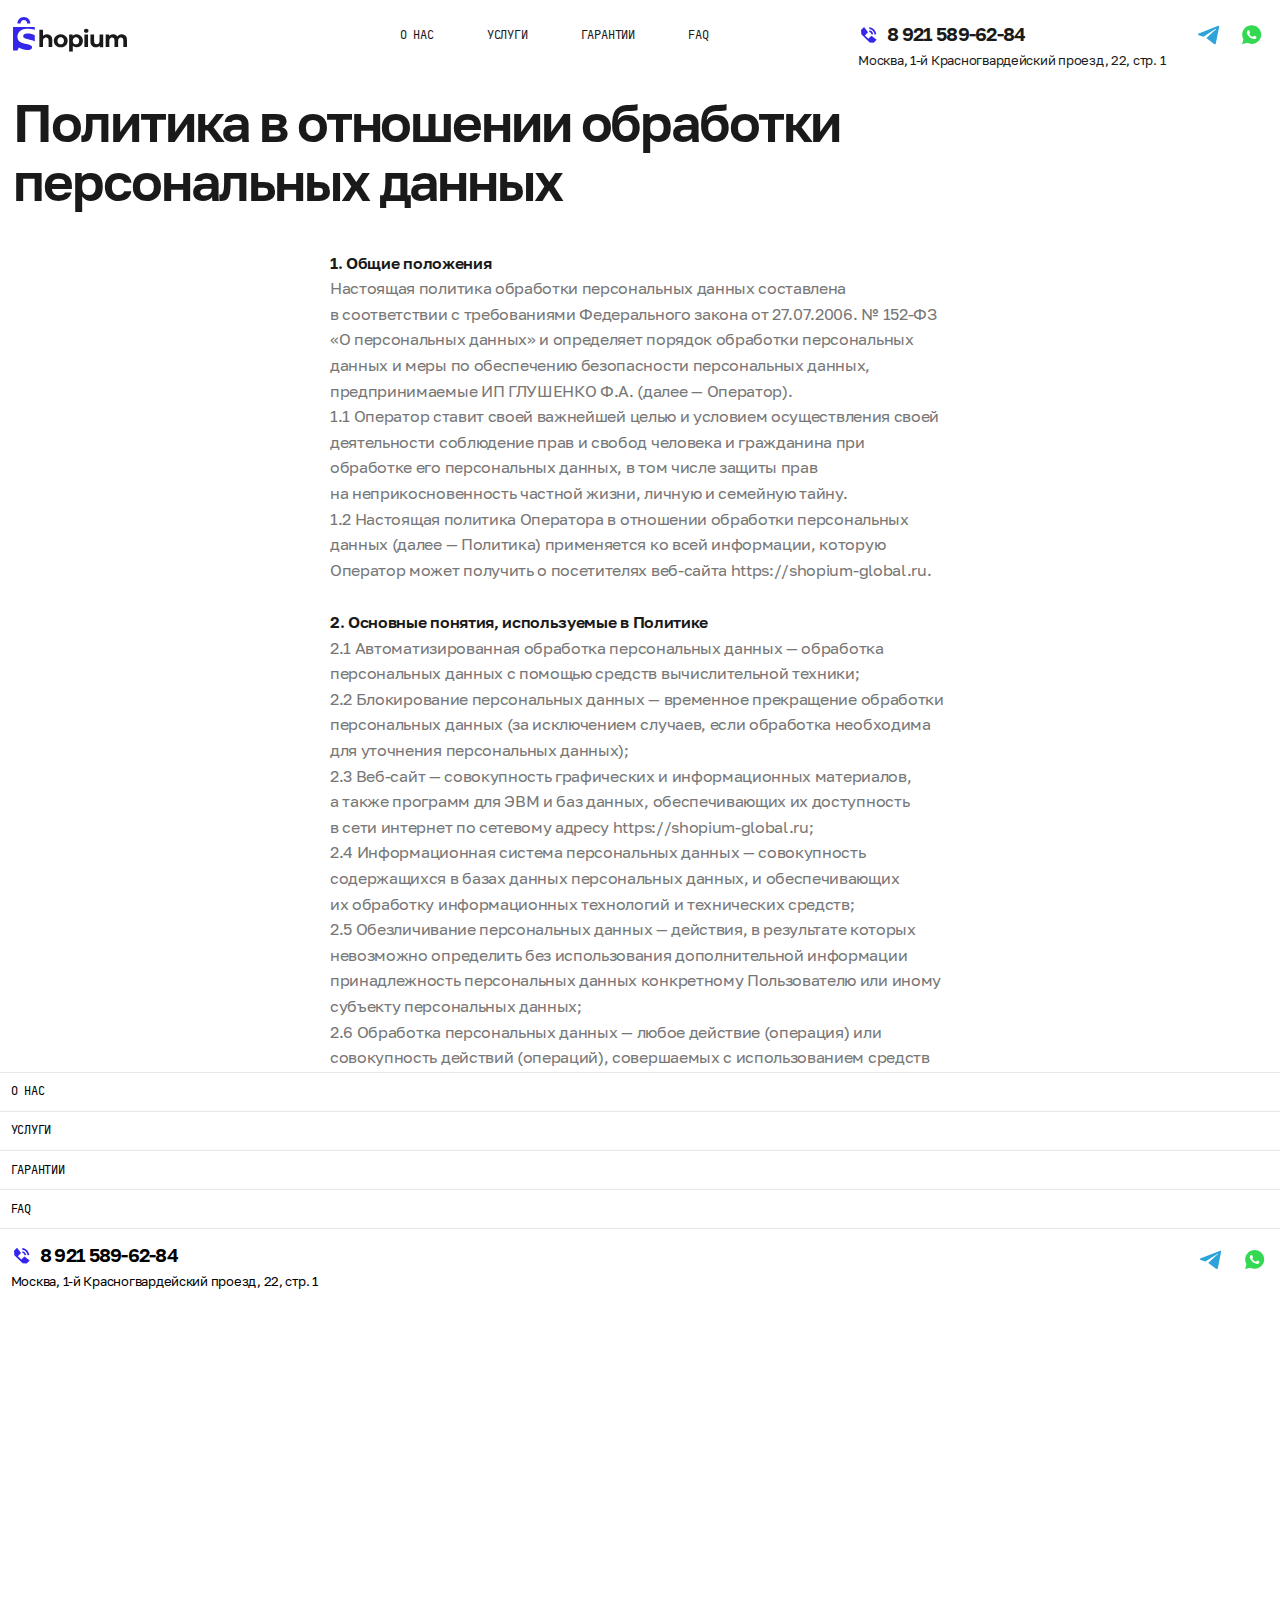
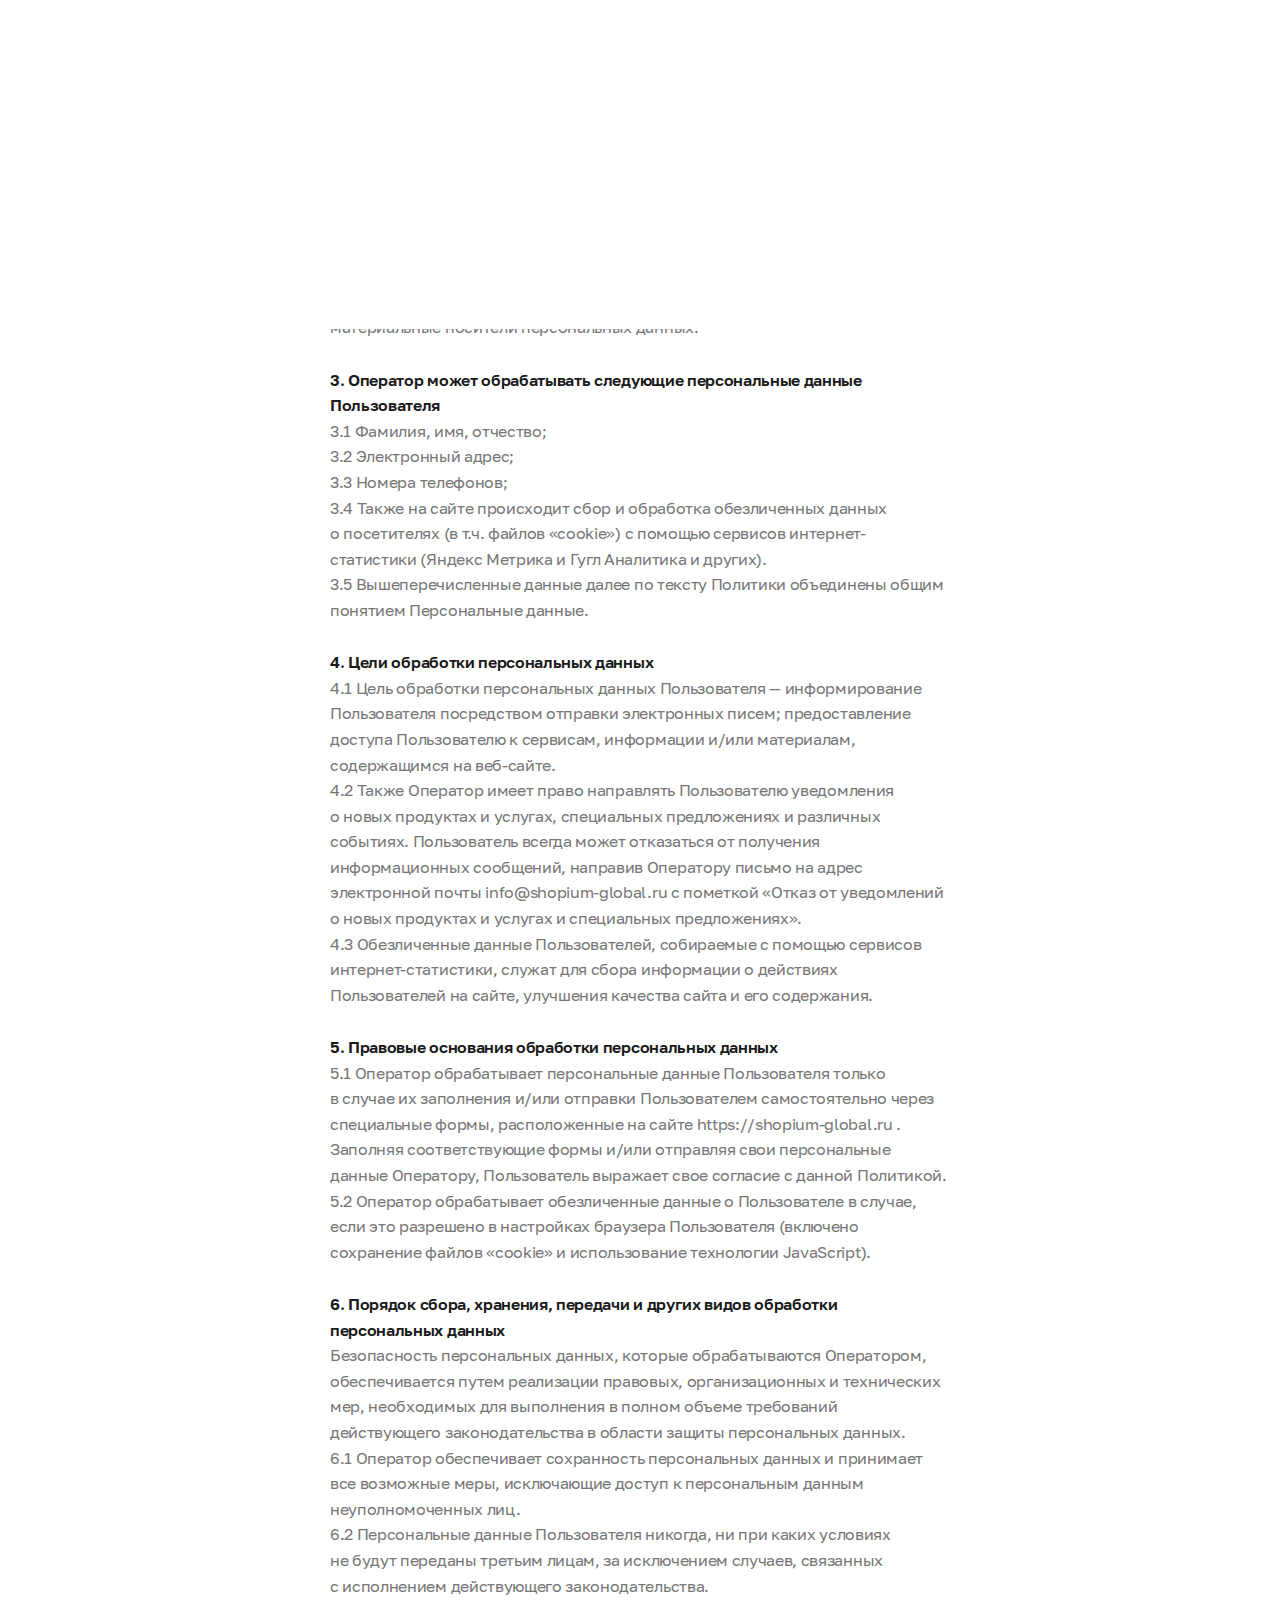
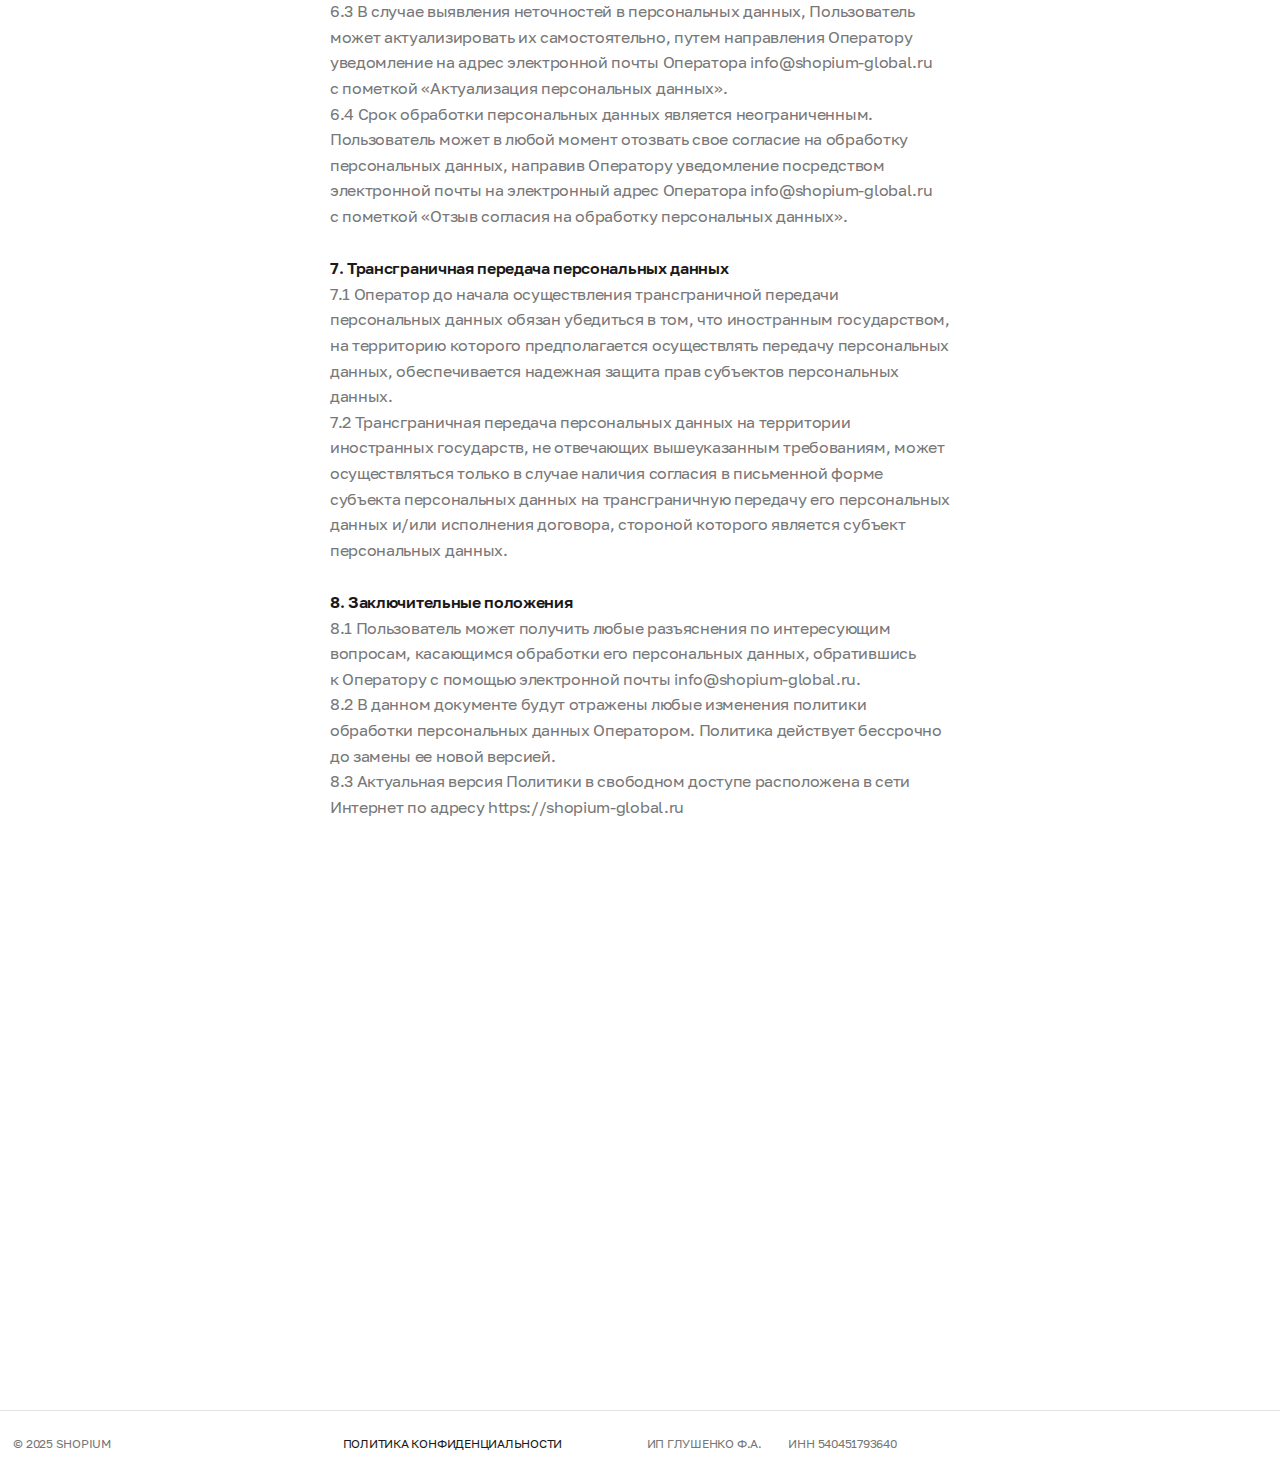
<file: policy.html>
<!DOCTYPE html>
<html lang="ru">
  <head>
    <meta charset="utf-8">
    <title>policy</title>
    <meta content="width=device-width, initial-scale=1" name="viewport">
    <meta content="ie=edge" http-equiv="x-ua-compatible">
    <link href="https://vitejs.dev/logo.svg" rel="icon" type="image/x-icon">
    <meta name="format-detection" content="telephone=no">
    <meta property="og:image" content="/images/opengraph.jpg">
    <script type="module" crossorigin src="scripts/index.js?1743239890456"></script>
    <link rel="stylesheet" crossorigin href="styles/index.css">
  </head>
  <body class="loading" data-barba="wrapper">
    <div class="modal-block">
      <div class="modal-wrapper video" data-modal-wrapper="modal-video-about">
        <div class="modal-wrapper__overlay" data-modal-overlay=""></div>
        <div class="standart-modal__close">
          <button class="button button--hyperion white" data-modal-close="modal-video-about"><span><span class="standart-modal__close-icon">
                <svg xmlns="http://www.w3.org/2000/svg" width="32" height="32" viewbox="0 0 32 32" fill="none">
                  <path class="no-fill stroke-white" d="M8.92896 8.92896L23.0711 23.0711" stroke="#232322" stroke-width="1.5" stroke-linecap="square" stroke-linejoin="round"></path>
                  <path class="no-fill stroke-white" d="M8.92891 23.0711L23.071 8.92896" stroke="#232322" stroke-width="1.5" stroke-linecap="square" stroke-linejoin="round"></path>
                </svg></span></span></button>
        </div>
        <div class="modal-wrapper__content standart-modal">
          <div class="standart-modal__wrapper" data-lenis-prevent="true" data-video-wrapper="">
          </div>
        </div>
      </div>
      <div class="modal-wrapper form-answer" data-modal-wrapper="form-answer-modal">
        <div class="modal-wrapper__overlay" data-modal-overlay=""></div>
        <div class="standart-modal__close">
          <button class="button button--hyperion white" data-modal-close="form-answer-modal"><span><span class="standart-modal__close-icon">
                <svg xmlns="http://www.w3.org/2000/svg" width="32" height="32" viewbox="0 0 32 32" fill="none">
                  <path class="no-fill stroke-white" d="M8.92896 8.92896L23.0711 23.0711" stroke="#232322" stroke-width="1.5" stroke-linecap="square" stroke-linejoin="round"></path>
                  <path class="no-fill stroke-white" d="M8.92891 23.0711L23.071 8.92896" stroke="#232322" stroke-width="1.5" stroke-linecap="square" stroke-linejoin="round"></path>
                </svg></span></span></button>
        </div>
        <div class="modal-wrapper__content standart-modal">
          <div class="standart-modal__wrapper" data-lenis-prevent="true">
            <div class="form-answer__inner">
              <div class="form-answer__icon">
                <svg xmlns="http://www.w3.org/2000/svg" width="201" height="200" viewbox="0 0 201 200" fill="none">
                  <path fill-rule="evenodd" clip-rule="evenodd" d="M177.5 100C177.5 142.526 143.026 177 100.5 177C57.9741 177 23.5 142.526 23.5 100C23.5 57.4741 57.9741 23 100.5 23C143.026 23 177.5 57.4741 177.5 100ZM178.5 100C178.5 143.078 143.578 178 100.5 178C57.4218 178 22.5 143.078 22.5 100C22.5 56.9218 57.4218 22 100.5 22C143.578 22 178.5 56.9218 178.5 100ZM86.8536 123.354L131.854 78.3536L131.146 77.6464L86.5 122.293L69.3536 105.146L68.6464 105.854L86.1464 123.354L86.5 123.707L86.8536 123.354Z" fill="url(#paint0_linear_368_2171)"></path>
                  <defs>
                    <lineargradient id="paint0_linear_368_2171" x1="100.5" y1="22" x2="100.5" y2="178" gradientunits="userSpaceOnUse">
                      <stop stop-color="#3526EB"></stop>
                      <stop offset="0.27"></stop>
                      <stop offset="1" stop-color="#CBCBCB"></stop>
                    </lineargradient>
                  </defs>
                </svg>
              </div>
              <div class="form-answer__title title-48 text-whiteText">Спасибо! Свяжемся с&nbsp;вами в&nbsp;ближайшее время.</div>
              <div class="form-answer__button">
                <button class="button link-18 button--hyperion uppercase" data-modal-close="form-answer-modal"><span><span>Спасибо, понятно</span></span></button>
              </div>
            </div>
          </div>
        </div>
      </div>
    </div>
    <div class="wrapper">
      <header class="header active white" data-header="">
        <div class="header__bg"></div>
        <div class="header__inner text-whiteText"><a class="header__logo" href="#">
            <svg xmlns="http://www.w3.org/2000/svg" width="171" height="52" viewbox="0 0 171 52" fill="none">
              <g clip-path="url(#clip0_189_17)">
                <path class="fill-black" d="M55.0678 26.945C53.883 26.35 52.542 26.0525 51.0402 26.0525C49.4237 26.0525 47.9817 26.3912 46.7141 27.0686C46.0758 27.4119 45.5155 27.8238 45.0241 28.3135V19.1777H39.5361V45.1938H45.0241V35.8657C45.0241 34.6986 45.217 33.7374 45.6028 32.9913C45.9885 32.2407 46.5304 31.6868 47.2193 31.3253C47.9128 30.9637 48.6889 30.7806 49.5569 30.7806C50.7739 30.7806 51.7199 31.1422 52.3904 31.8654C53.0609 32.5885 53.3916 33.7099 53.3916 35.2295V45.1892H58.8796V34.3873C58.8796 32.4695 58.5397 30.8996 57.86 29.6729C57.1803 28.4463 56.2481 27.5354 55.0632 26.9359V26.945H55.0678Z" fill="white"></path>
                <path class="fill-black" d="M76.9322 27.2977C75.3616 26.4692 73.5797 26.0527 71.582 26.0527C69.5843 26.0527 67.7748 26.4692 66.218 27.2977C64.6566 28.1261 63.4258 29.275 62.5257 30.7351C61.621 32.1952 61.1709 33.8749 61.1709 35.7653C61.1709 37.6556 61.621 39.2988 62.5257 40.7588C63.4304 42.2189 64.6612 43.3723 66.218 44.2145C67.7794 45.0567 69.5659 45.4778 71.582 45.4778C73.5981 45.4778 75.357 45.0567 76.9322 44.2145C78.5028 43.3723 79.7336 42.2235 80.6245 40.7588C81.5155 39.2988 81.9609 37.6327 81.9609 35.7653C81.9609 33.8978 81.5155 32.1631 80.6245 30.7168C79.7336 29.2658 78.5028 28.1261 76.9322 27.2977ZM75.7703 38.5527C75.3478 39.3354 74.7737 39.9395 74.0481 40.3606C73.3225 40.7817 72.5005 40.9923 71.5866 40.9923C70.6727 40.9923 69.8506 40.7817 69.125 40.3606C68.3994 39.9395 67.8162 39.3399 67.3845 38.5527C66.9482 37.77 66.7324 36.8409 66.7324 35.7653C66.7324 34.6897 66.9482 33.7285 67.3845 32.9595C67.8162 32.186 68.3994 31.591 69.125 31.1699C69.8506 30.7488 70.6727 30.5383 71.5866 30.5383C72.5005 30.5383 73.3225 30.7488 74.0481 31.1699C74.7737 31.591 75.3478 32.186 75.7703 32.9595C76.1928 33.7285 76.4041 34.6668 76.4041 35.7653C76.4041 36.8638 76.1928 37.77 75.7703 38.5527Z" fill="white"></path>
                <path class="fill-black" d="M100.207 27.2611C98.7884 26.4555 97.1856 26.0527 95.4037 26.0527C93.7367 26.0527 92.3084 26.4006 91.1098 27.1009C90.4806 27.4716 89.9295 27.9431 89.4565 28.5152V26.3319H84.2119V52.0001H89.6999V43.1847C90.1454 43.679 90.6505 44.0955 91.2108 44.4251C92.4049 45.1254 93.801 45.4778 95.3991 45.4778C97.181 45.4778 98.7838 45.0796 100.203 44.2832C101.622 43.4868 102.747 42.3654 103.578 40.9145C104.41 39.4635 104.827 37.7471 104.827 35.7607C104.827 33.7742 104.41 32.0899 103.578 30.639C102.747 29.188 101.622 28.0621 100.203 27.2565H100.207V27.2611ZM98.623 38.5573C98.1868 39.3399 97.6127 39.9441 96.9009 40.3652C96.1844 40.7863 95.3716 40.9968 94.4577 40.9968C93.5438 40.9968 92.7217 40.7863 91.9961 40.3652C91.2705 39.9441 90.6965 39.3445 90.274 38.5573C89.8515 37.7746 89.6402 36.8454 89.6402 35.7698C89.6402 34.6942 89.8515 33.733 90.274 32.9641C90.6965 32.1906 91.2705 31.5956 91.9961 31.1745C92.7217 30.7534 93.5438 30.5428 94.4577 30.5428C95.3716 30.5428 96.189 30.7534 96.9009 31.1745C97.6173 31.5956 98.1913 32.1906 98.623 32.9641C99.0547 33.733 99.2752 34.6713 99.2752 35.7698C99.2752 36.8683 99.0593 37.7746 98.623 38.5573Z" fill="white"></path>
                <path class="fill-black" d="M112.29 18.4274C111.656 17.8781 110.834 17.6035 109.828 17.6035C108.822 17.6035 108 17.8964 107.367 18.4823C106.733 19.0682 106.416 19.7914 106.416 20.6564C106.416 21.5215 106.733 22.2447 107.367 22.8305C108 23.4164 108.822 23.7093 109.828 23.7093C110.834 23.7093 111.688 23.4118 112.308 22.8122C112.928 22.2126 113.24 21.462 113.24 20.5511C113.24 19.6403 112.924 18.9812 112.29 18.432V18.4274Z" fill="white"></path>
                <path class="fill-black" d="M112.57 26.332H107.082V45.1987H112.57V26.332Z" fill="white"></path>
                <path class="fill-black" d="M129.847 35.6601C129.847 36.8044 129.658 37.761 129.282 38.5162C128.905 39.276 128.391 39.8389 127.734 40.2005C127.077 40.5621 126.329 40.7452 125.484 40.7452C124.262 40.7452 123.321 40.3745 122.65 39.6421C121.98 38.9052 121.649 37.7564 121.649 36.191V26.3366H116.161V36.9966C116.161 38.9373 116.501 40.5347 117.181 41.7842C117.86 43.0337 118.816 43.9629 120.046 44.5716C121.277 45.1804 122.678 45.487 124.248 45.487C125.704 45.487 127.045 45.1529 128.276 44.4847C128.993 44.0956 129.608 43.5967 130.122 42.988V45.2033H135.33V26.332H129.842V35.6601H129.847Z" fill="white"></path>
                <path class="fill-black" d="M170.008 29.6823C169.337 28.4557 168.423 27.5449 167.261 26.9453C166.1 26.3502 164.768 26.0527 163.266 26.0527C161.461 26.0527 159.858 26.483 158.462 27.348C157.668 27.8424 156.997 28.4374 156.451 29.1285C156.01 28.4145 155.45 27.8241 154.77 27.3664C153.47 26.4876 151.95 26.0527 150.214 26.0527C148.667 26.0527 147.289 26.3869 146.081 27.0505C145.383 27.435 144.781 27.9248 144.267 28.5152V26.3319H139.022V45.1986H144.51V35.7286C144.51 34.6073 144.685 33.6827 145.039 32.9595C145.392 32.2363 145.884 31.6917 146.517 31.3301C147.151 30.9685 147.868 30.7854 148.662 30.7854C149.81 30.7854 150.696 31.147 151.316 31.8702C151.936 32.5934 152.249 33.7147 152.249 35.2343V45.194H157.737V35.7241C157.737 34.6027 157.911 33.6781 158.265 32.9549C158.618 32.2318 159.11 31.6871 159.744 31.3255C160.377 30.9639 161.094 30.7808 161.888 30.7808C163.036 30.7808 163.927 31.1424 164.561 31.8656C165.195 32.5888 165.512 33.7102 165.512 35.2297V45.1894H171V34.3876C171 32.4698 170.664 30.8998 169.999 29.6732L170.008 29.6823Z" fill="white"></path>
                <path class="fill-dark-blue" d="M0 14.8574V50.4487H6.64069L8.77159 45.7343C10.3973 46.8877 12.3216 47.8306 14.5397 48.5675C16.7625 49.3044 19.0082 49.6751 21.286 49.6751C23.0174 49.6751 24.4181 49.5058 25.4835 49.1625C26.549 48.8192 27.3343 48.3432 27.8395 47.7299C28.3446 47.1166 28.5972 46.4163 28.5972 45.6244C28.5972 44.6175 28.1977 43.8165 27.4032 43.2215C26.6087 42.6265 25.5616 42.1413 24.2619 41.7614C22.9623 41.3815 21.5248 41.0245 19.9542 40.6812C18.3836 40.3379 16.813 39.9168 15.2424 39.4134C13.6717 38.9099 12.2343 38.2599 10.9346 37.4681C9.63497 36.6763 8.5787 35.6327 7.76584 34.3374C6.95297 33.0421 6.54425 31.3852 6.54425 29.3713C6.54425 27.2109 7.13208 25.2382 8.30775 23.4577C9.48342 21.6772 11.2515 20.2538 13.6166 19.1919C15.9817 18.13 18.9531 17.5991 22.5306 17.5991C24.9141 17.5991 27.2608 17.8783 29.5754 18.4367C30.6454 18.693 31.6558 19.0134 32.6064 19.3933V14.8574H0Z" fill="white"></path>
                <path class="fill-dark-blue" d="M22.4801 24.6201C20.7809 24.6201 19.3894 24.8169 18.3101 25.2151C17.2263 25.6133 16.4502 26.126 15.9818 26.753C15.5133 27.3801 15.2791 28.1124 15.2791 28.9409C15.2791 29.9112 15.6787 30.6985 16.4732 31.2889C17.2676 31.8839 18.3147 32.3599 19.6144 32.7215C20.9141 33.0831 22.3515 33.4401 23.9221 33.8017C25.4927 34.1633 27.0633 34.5752 28.6386 35.0467C30.0806 35.4769 31.4032 36.049 32.6156 36.7493V27.3801C30.9715 26.4784 29.332 25.801 27.6879 25.3479C25.9198 24.8627 24.1839 24.6201 22.4847 24.6201H22.4801Z" fill="white"></path>
                <path class="fill-dark-blue" d="M25.9798 9.63929H21.2818C21.2818 6.90679 19.0498 4.68233 16.3081 4.68233C13.5664 4.68233 11.3345 6.90679 11.3345 9.63929H6.63184C6.63184 4.32532 10.9717 0 16.3081 0C21.6446 0 25.9798 4.32532 25.9798 9.63929Z" fill="white"></path>
              </g>
              <defs>
                <clippath id="clip0_189_17">
                  <rect width="171" height="52" fill="white"></rect>
                </clippath>
              </defs>
            </svg></a>
          <nav class="header__menu desktop">
            <div class="header__menu-item"><a class="link-18 link-line text-whiteText" href="#">О нас</a></div>
            <div class="header__menu-item"><a class="link-18 link-line text-whiteText" href="#">услуги</a></div>
            <div class="header__menu-item"><a class="link-18 link-line text-whiteText" href="#">гарантии</a></div>
            <div class="header__menu-item"><a class="link-18 link-line text-whiteText" href="#">FAQ</a></div>
          </nav>
          <div class="header__contacts">
            <div class="header__contacts-inner">
              <div class="header__contact"><a class="phone-link link-line text-whiteText" href="tel:89215896284">
                  <div class="phone-link__icon">
                    <svg xmlns="http://www.w3.org/2000/svg" width="32" height="32" viewbox="0 0 32 32" fill="none">
                      <path class="fill-dark-blue" d="M15.4889 22.1583L10.3265 17.0828L15.0116 12.4063L9.06848 4.52832L4.53076 9.05715L5.00797 15.5036L17.4151 27.6936L23.4884 27.9799L28 23.4597L20.122 17.5166L15.4889 22.1583Z" fill="white"></path>
                      <path class="fill-dark-blue" d="M24.848 15.6427L27.4367 15.3813C26.8858 9.90989 22.5672 5.47406 17.1674 4.83105L16.8605 7.41548C21.0576 7.91545 24.4164 11.374 24.847 15.6416L24.848 15.6427Z" fill="white"></path>
                      <path class="fill-dark-blue" d="M20.293 15.7125L22.8655 15.3123C22.4078 12.3688 20.1531 10.0286 17.2542 9.48633L16.7759 12.0447C18.5914 12.3842 20.0045 13.8569 20.2919 15.7126L20.293 15.7125Z" fill="white"></path>
                    </svg>
                  </div>
                  <div class="phone-link__text title-28 uppercase">8 921 589-62-84</div></a>
              </div>
              <div class="header__contact desktop"><a class="text-20 link-line text-whiteText" href="#">Москва, 1-й Красногвардейский проезд, 22, стр.&nbsp;1</a></div>
            </div>
            <div class="header__socials desktop"><a class="socials-icon-link" href="t.me/shopium_help" target="_blank">
                <svg xmlns="http://www.w3.org/2000/svg" width="32" height="32" viewbox="0 0 32 32" fill="none">
                  <path class="fill-tg-blue fill-white" d="M26.4 7.1084L22.7302 25.5673C22.7302 25.5673 22.2168 26.8471 20.8062 26.2333L12.3391 19.7559L12.2998 19.7368C13.4435 18.7121 22.3124 10.756 22.7 10.3953C23.3001 9.8368 22.9276 9.50429 22.2309 9.92621L9.1304 18.2269L4.07627 16.5302C4.07627 16.5302 3.2809 16.2479 3.20439 15.6341C3.12686 15.0194 4.10245 14.6868 4.10245 14.6868L24.7066 6.62219C24.7066 6.62219 26.4 5.87982 26.4 7.1084Z" fill="white"></path>
                </svg></a><a class="socials-icon-link" href="https://wa.me/79215896284" target="_blank">
                <svg xmlns="http://www.w3.org/2000/svg" width="32" height="32" viewbox="0 0 32 32" fill="none">
                  <path class="fill-wa-green fill-white" d="M23.3561 8.63343C21.3993 6.68343 18.7902 5.6001 16.0362 5.6001C10.3108 5.6001 5.67245 10.2223 5.67245 15.9279C5.67245 17.7334 6.17977 19.539 7.04945 21.0557L5.59998 26.4001L11.108 24.9557C12.6299 25.7501 14.2968 26.1834 16.0362 26.1834C21.7616 26.1834 26.4 21.5612 26.4 15.8557C26.3275 13.1834 25.3129 10.5834 23.3561 8.63343ZM21.0369 19.6112C20.8195 20.189 19.8049 20.7668 19.2975 20.839C18.8627 20.9112 18.2829 20.9112 17.7031 20.7668C17.3407 20.6223 16.8334 20.4779 16.2536 20.189C13.6446 19.1057 11.9777 16.5057 11.8327 16.289C11.6878 16.1445 10.7456 14.9168 10.7456 13.6168C10.7456 12.3168 11.3979 11.739 11.6153 11.4501C11.8327 11.1612 12.1226 11.1612 12.34 11.1612C12.485 11.1612 12.7024 11.1612 12.8474 11.1612C12.9923 11.1612 13.2097 11.089 13.4272 11.5945C13.6446 12.1001 14.1519 13.4001 14.2244 13.4723C14.2968 13.6168 14.2968 13.7612 14.2244 13.9057C14.1519 14.0501 14.0794 14.1945 13.9345 14.339C13.7895 14.4834 13.6446 14.7001 13.5721 14.7723C13.4272 14.9168 13.2822 15.0612 13.4272 15.2779C13.5721 15.5668 14.0794 16.3612 14.8766 17.0834C15.8913 17.9501 16.6885 18.239 16.9784 18.3834C17.2683 18.5279 17.4132 18.4557 17.5582 18.3112C17.7031 18.1668 18.2104 17.589 18.3554 17.3001C18.5003 17.0112 18.7177 17.0834 18.9352 17.1557C19.1526 17.2279 20.4571 17.8779 20.6745 18.0223C20.9644 18.1668 21.1094 18.239 21.1819 18.3112C21.2543 18.5279 21.2543 19.0334 21.0369 19.6112Z" fill="white"></path>
                </svg></a>
            </div>
            <button class="header__burger devices" data-burger-button=""></button>
          </div>
        </div>
      </header>
      <main data-barba="container" data-barba-namespace="policy">
        <section class="section policy pb-0">
          <h1 class="section__title title-80">Политика в отношении обработки персональных данных</h1>
          <div class="section__content">
            <div class="policy__content text-24">
              <ol>
                <li class="title-24">
                  <h2 class="title-24">Общие положения</h2>
                  <p class="text-24">Настоящая политика обработки персональных данных составлена в&nbsp;соответствии с&nbsp;требованиями Федерального закона от&nbsp;27.07.2006. &#8470;&nbsp;152-ФЗ &laquo;О&nbsp;персональных данных&raquo; и&nbsp;определяет порядок обработки персональных данных и&nbsp;меры по&nbsp;обеспечению безопасности персональных данных, предпринимаемые ИП&nbsp;ГЛУШЕНКО Ф.А. (далее&nbsp;&mdash; Оператор).</p>
                  <ol class="text-24">
                    <li>Оператор ставит своей важнейшей целью и&nbsp;условием осуществления своей деятельности соблюдение прав и&nbsp;свобод человека и&nbsp;гражданина при обработке его персональных данных, в&nbsp;том числе защиты прав на&nbsp;неприкосновенность частной жизни, личную и&nbsp;семейную тайну.</li>
                    <li>Настоящая политика Оператора в&nbsp;отношении обработки персональных данных (далее&nbsp;&mdash; Политика) применяется ко&nbsp;всей информации, которую Оператор может получить о&nbsp;посетителях веб-сайта https://shopium-global.ru.</li>
                  </ol>
                </li>
                <li class="title-24">
                  <h2 class="title-24">Основные понятия, используемые в Политике</h2>
                  <ol class="text-24">
                    <li>Автоматизированная обработка персональных данных&nbsp;&mdash; обработка персональных данных с&nbsp;помощью средств вычислительной техники;</li>
                    <li>Блокирование персональных данных&nbsp;&mdash; временное прекращение обработки персональных данных (за&nbsp;исключением случаев, если обработка необходима для уточнения персональных данных);</li>
                    <li>Веб-сайт&nbsp;&mdash; совокупность графических и&nbsp;информационных материалов, а&nbsp;также программ для ЭВМ и&nbsp;баз данных, обеспечивающих их&nbsp;доступность в&nbsp;сети интернет по&nbsp;сетевому адресу https://shopium-global.ru;</li>
                    <li>Информационная система персональных данных&nbsp;&mdash; совокупность содержащихся в&nbsp;базах данных персональных данных, и&nbsp;обеспечивающих их&nbsp;обработку информационных технологий и&nbsp;технических средств;</li>
                    <li>Обезличивание персональных данных&nbsp;&mdash; действия, в&nbsp;результате которых невозможно определить без использования дополнительной информации принадлежность персональных данных конкретному Пользователю или иному субъекту персональных данных;</li>
                    <li>Обработка персональных данных&nbsp;&mdash; любое действие (операция) или совокупность действий (операций), совершаемых с&nbsp;использованием средств автоматизации или без использования таких средств с&nbsp;персональными данными, включая сбор, запись, систематизацию, накопление, хранение, уточнение (обновление, изменение), извлечение, использование, передачу (распространение, предоставление, доступ), обезличивание, блокирование, удаление, уничтожение персональных данных;</li>
                    <li>Оператор&nbsp;&mdash; государственный орган, муниципальный орган, юридическое или физическое лицо, самостоятельно или совместно с&nbsp;другими лицами организующие&nbsp;и (или) осуществляющие обработку персональных данных, а&nbsp;также определяющие цели обработки персональных данных, состав персональных данных, подлежащих обработке, действия (операции), совершаемые с&nbsp;персональными данными;</li>
                    <li>Персональные данные&nbsp;&mdash; любая информация, относящаяся прямо или косвенно к&nbsp;определенному или определяемому Пользователю веб-сайта https://shopium-global.ru;</li>
                    <li>Пользователь&nbsp;&mdash; любой посетитель веб-сайта https://shopium-global.ru;</li>
                    <li>Предоставление персональных данных&nbsp;&mdash; действия, направленные на&nbsp;раскрытие персональных данных определенному лицу или определенному кругу лиц;</li>
                    <li>Распространение персональных данных – любые действия, направленные на раскрытие персональных данных неопределенному кругу лиц (передача персональных данных) или на ознакомление с персональными данными неограниченного круга лиц, в том числе обнародование персональных данных в средствах массовой информации, размещение в информационно-телекоммуникационных сетях или предоставление доступа к персональным данным каким-либо иным способом;</li>
                    <li>Трансграничная передача персональных данных&nbsp;&mdash; передача персональных данных на&nbsp;территорию иностранного государства органу власти иностранного государства, иностранному физическому или иностранному юридическому лицу;</li>
                    <li>Уничтожение персональных данных&nbsp;&mdash; любые действия, в&nbsp;результате которых персональные данные уничтожаются безвозвратно с&nbsp;невозможностью дальнейшего восстановления содержания персональных данных в&nbsp;информационной системе персональных данных&nbsp;и (или) уничтожаются материальные носители персональных данных.</li>
                  </ol>
                </li>
                <li class="title-24">
                  <h2 class="title-24">Оператор может обрабатывать следующие персональные данные Пользователя</h2>
                  <ol class="text-24">
                    <li>Фамилия, имя, отчество;</li>
                    <li>Электронный адрес;</li>
                    <li>Номера телефонов;</li>
                    <li>Также на&nbsp;сайте происходит сбор и&nbsp;обработка обезличенных данных о&nbsp;посетителях (в&nbsp;т.ч. файлов &laquo;cookie&raquo;) с&nbsp;помощью сервисов интернет-статистики (Яндекс Метрика и&nbsp;Гугл Аналитика и&nbsp;других).</li>
                    <li>Вышеперечисленные данные далее по&nbsp;тексту Политики объединены общим понятием Персональные данные.</li>
                  </ol>
                </li>
                <li class="title-24">
                  <h2 class="title-24">Цели обработки персональных данных</h2>
                  <ol class="text-24">
                    <li>Цель обработки персональных данных Пользователя&nbsp;&mdash; информирование Пользователя посредством отправки электронных писем; предоставление доступа Пользователю к&nbsp;сервисам, информации и/или материалам, содержащимся на&nbsp;веб-сайте.</li>
                    <li>Также Оператор имеет право направлять Пользователю уведомления о&nbsp;новых продуктах и&nbsp;услугах, специальных предложениях и&nbsp;различных событиях. Пользователь всегда может отказаться от&nbsp;получения информационных сообщений, направив Оператору письмо на&nbsp;адрес электронной почты info@shopium-global.ru с&nbsp;пометкой &laquo;Отказ от&nbsp;уведомлений о&nbsp;новых продуктах и&nbsp;услугах и&nbsp;специальных предложениях&raquo;.</li>
                    <li>Обезличенные данные Пользователей, собираемые с&nbsp;помощью сервисов интернет-статистики, служат для сбора информации о&nbsp;действиях Пользователей на&nbsp;сайте, улучшения качества сайта и&nbsp;его содержания.</li>
                  </ol>
                </li>
                <li class="title-24">
                  <h2 class="title-24">Правовые основания обработки персональных данных</h2>
                  <ol class="text-24">
                    <li>Оператор обрабатывает персональные данные Пользователя только в&nbsp;случае их&nbsp;заполнения и/или отправки Пользователем самостоятельно через специальные формы, расположенные на&nbsp;сайте https://shopium-global.ru . Заполняя соответствующие формы и/или отправляя свои персональные данные Оператору, Пользователь выражает свое согласие с&nbsp;данной Политикой.</li>
                    <li>Оператор обрабатывает обезличенные данные о&nbsp;Пользователе в&nbsp;случае, если это разрешено в&nbsp;настройках браузера Пользователя (включено сохранение файлов &laquo;cookie&raquo; и&nbsp;использование технологии JavaScript).</li>
                  </ol>
                </li>
                <li class="title-24">
                  <h2 class="title-24">Порядок сбора, хранения, передачи и&nbsp;других видов обработки персональных данных</h2>
                  <p class="text-24">Безопасность персональных данных, которые обрабатываются Оператором, обеспечивается путем реализации правовых, организационных и&nbsp;технических мер, необходимых для выполнения в&nbsp;полном объеме требований действующего законодательства в&nbsp;области защиты персональных данных.</p>
                  <ol class="text-24">
                    <li>Оператор обеспечивает сохранность персональных данных и&nbsp;принимает все возможные меры, исключающие доступ к&nbsp;персональным данным неуполномоченных лиц.</li>
                    <li>Персональные данные Пользователя никогда, ни&nbsp;при каких условиях не&nbsp;будут переданы третьим лицам, за&nbsp;исключением случаев, связанных с&nbsp;исполнением действующего законодательства.</li>
                    <li>В&nbsp;случае выявления неточностей в&nbsp;персональных данных, Пользователь может актуализировать их&nbsp;самостоятельно, путем направления Оператору уведомление на&nbsp;адрес электронной почты Оператора info@shopium-global.ru с&nbsp;пометкой &laquo;Актуализация персональных данных&raquo;.</li>
                    <li>Срок обработки персональных данных является неограниченным. Пользователь может в&nbsp;любой момент отозвать свое согласие на&nbsp;обработку персональных данных, направив Оператору уведомление посредством электронной почты на&nbsp;электронный адрес Оператора info@shopium-global.ru с&nbsp;пометкой &laquo;Отзыв согласия на&nbsp;обработку персональных данных&raquo;.</li>
                  </ol>
                </li>
                <li class="title-24">
                  <h2 class="title-24">Трансграничная передача персональных данных</h2>
                  <ol class="text-24">
                    <li>Оператор до&nbsp;начала осуществления трансграничной передачи персональных данных обязан убедиться в&nbsp;том, что иностранным государством, на&nbsp;территорию которого предполагается осуществлять передачу персональных данных, обеспечивается надежная защита прав субъектов персональных данных.</li>
                    <li>Трансграничная передача персональных данных на&nbsp;территории иностранных государств, не&nbsp;отвечающих вышеуказанным требованиям, может осуществляться только в&nbsp;случае наличия согласия в&nbsp;письменной форме субъекта персональных данных на&nbsp;трансграничную передачу его персональных данных и/или исполнения договора, стороной которого является субъект персональных данных.</li>
                  </ol>
                </li>
                <li class="title-24">
                  <h2 class="title-24">Заключительные положения</h2>
                  <ol class="text-24">
                    <li>Пользователь может получить любые разъяснения по&nbsp;интересующим вопросам, касающимся обработки его персональных данных, обратившись к&nbsp;Оператору с&nbsp;помощью электронной почты info@shopium-global.ru.</li>
                    <li>В&nbsp;данном документе будут отражены любые изменения политики обработки персональных данных Оператором. Политика действует бессрочно до&nbsp;замены ее&nbsp;новой версией.</li>
                    <li>Актуальная версия Политики в&nbsp;свободном доступе расположена в&nbsp;сети Интернет по&nbsp;адресу https://shopium-global.ru</li>
                  </ol>
                </li>
              </ol>
            </div>
          </div>
        </section>
      </main>
      <div class="burger-menu bg-whiteBg" data-burger-menu="">
        <div class="burger-menu__wrapper">
          <div class="burger-menu__inner">
            <nav class="burger-menu__nav">
              <div class="burger-menu__nav-item"><a class="link-18" href="#">О нас</a></div>
              <div class="burger-menu__nav-item"><a class="link-18" href="#">услуги</a></div>
              <div class="burger-menu__nav-item"><a class="link-18" href="#">гарантии</a></div>
              <div class="burger-menu__nav-item"><a class="link-18" href="#">FAQ</a></div>
            </nav>
            <div class="burger-menu__info">
              <div class="burger-menu__contacts"><a class="phone-link" href="tel:89215896284" link="tel:89215896284">
                  <div class="phone-link__icon">
                    <svg xmlns="http://www.w3.org/2000/svg" width="32" height="32" viewbox="0 0 32 32" fill="none">
                      <path class="fill-dark-blue" d="M15.4889 22.1583L10.3265 17.0828L15.0116 12.4063L9.06848 4.52832L4.53076 9.05715L5.00797 15.5036L17.4151 27.6936L23.4884 27.9799L28 23.4597L20.122 17.5166L15.4889 22.1583Z" fill="white"></path>
                      <path class="fill-dark-blue" d="M24.848 15.6427L27.4367 15.3813C26.8858 9.90989 22.5672 5.47406 17.1674 4.83105L16.8605 7.41548C21.0576 7.91545 24.4164 11.374 24.847 15.6416L24.848 15.6427Z" fill="white"></path>
                      <path class="fill-dark-blue" d="M20.293 15.7125L22.8655 15.3123C22.4078 12.3688 20.1531 10.0286 17.2542 9.48633L16.7759 12.0447C18.5914 12.3842 20.0045 13.8569 20.2919 15.7126L20.293 15.7125Z" fill="white"></path>
                    </svg>
                  </div>
                  <div class="phone-link__text title-28 uppercase">8 921 589-62-84</div></a>
                <div class="burger-menu__contact"><a class="text-20 link-line" href="https://yandex.ru/maps/?text=Москва,_1-й_Красногвардейский проезд,_22,_стр._1" target="_blank">Москва, 1-й Красногвардейский проезд, 22, стр.&nbsp;1</a></div>
              </div>
              <div class="burger-menu__socials"><a class="socials-icon-link" href="t.me/shopium_help" target="_blank">
                  <svg xmlns="http://www.w3.org/2000/svg" width="32" height="32" viewbox="0 0 32 32" fill="none">
                    <path class="fill-tg-blue fill-white" d="M26.4 7.1084L22.7302 25.5673C22.7302 25.5673 22.2168 26.8471 20.8062 26.2333L12.3391 19.7559L12.2998 19.7368C13.4435 18.7121 22.3124 10.756 22.7 10.3953C23.3001 9.8368 22.9276 9.50429 22.2309 9.92621L9.1304 18.2269L4.07627 16.5302C4.07627 16.5302 3.2809 16.2479 3.20439 15.6341C3.12686 15.0194 4.10245 14.6868 4.10245 14.6868L24.7066 6.62219C24.7066 6.62219 26.4 5.87982 26.4 7.1084Z" fill="#2DA3D9"></path>
                  </svg></a><a class="socials-icon-link" href="https://wa.me/79215896284" target="_blank">
                  <svg xmlns="http://www.w3.org/2000/svg" width="32" height="32" viewbox="0 0 32 32" fill="none">
                    <path class="fill-wa-green fill-white" d="M23.3561 8.63343C21.3993 6.68343 18.7902 5.6001 16.0362 5.6001C10.3108 5.6001 5.67245 10.2223 5.67245 15.9279C5.67245 17.7334 6.17977 19.539 7.04945 21.0557L5.59998 26.4001L11.108 24.9557C12.6299 25.7501 14.2968 26.1834 16.0362 26.1834C21.7616 26.1834 26.4 21.5612 26.4 15.8557C26.3275 13.1834 25.3129 10.5834 23.3561 8.63343ZM21.0369 19.6112C20.8195 20.189 19.8049 20.7668 19.2975 20.839C18.8627 20.9112 18.2829 20.9112 17.7031 20.7668C17.3407 20.6223 16.8334 20.4779 16.2536 20.189C13.6446 19.1057 11.9777 16.5057 11.8327 16.289C11.6878 16.1445 10.7456 14.9168 10.7456 13.6168C10.7456 12.3168 11.3979 11.739 11.6153 11.4501C11.8327 11.1612 12.1226 11.1612 12.34 11.1612C12.485 11.1612 12.7024 11.1612 12.8474 11.1612C12.9923 11.1612 13.2097 11.089 13.4272 11.5945C13.6446 12.1001 14.1519 13.4001 14.2244 13.4723C14.2968 13.6168 14.2968 13.7612 14.2244 13.9057C14.1519 14.0501 14.0794 14.1945 13.9345 14.339C13.7895 14.4834 13.6446 14.7001 13.5721 14.7723C13.4272 14.9168 13.2822 15.0612 13.4272 15.2779C13.5721 15.5668 14.0794 16.3612 14.8766 17.0834C15.8913 17.9501 16.6885 18.239 16.9784 18.3834C17.2683 18.5279 17.4132 18.4557 17.5582 18.3112C17.7031 18.1668 18.2104 17.589 18.3554 17.3001C18.5003 17.0112 18.7177 17.0834 18.9352 17.1557C19.1526 17.2279 20.4571 17.8779 20.6745 18.0223C20.9644 18.1668 21.1094 18.239 21.1819 18.3112C21.2543 18.5279 21.2543 19.0334 21.0369 19.6112Z" fill="#32D951"></path>
                  </svg></a>
              </div>
            </div>
          </div>
        </div>
      </div>
      <footer class="footer">
        <div class="footer__top">
          <div class="footer__contacts" data-scroll-animate="appear">
            <div class="footer__contacts__title title-80">Наши контакты</div>
            <div class="footer__contacts__list">
              <div class="footer__contact"><a class="footer-contact-link desktop" href="https://yandex.ru/maps/?text=Москва,_1-й_Красногвардейский_проезд,_22с1" target="_blank">
                  <div class="footer-contact-link__icon">
                    <svg xmlns="http://www.w3.org/2000/svg" width="32" height="32" viewbox="0 0 32 32" fill="none">
                      <path class="fill-dark-blue" fill-rule="evenodd" clip-rule="evenodd" d="M16 29.2153L16.7673 28.5453C23.2201 22.9108 26.5 17.9911 26.5 13.6665C26.5 7.54228 21.7201 3.1665 16 3.1665C10.2799 3.1665 5.5 7.54228 5.5 13.6665C5.5 17.9911 8.77986 22.9108 15.2326 28.5453L16 29.2153ZM16 26.1071C10.5244 21.1723 7.83333 16.9906 7.83333 13.6665C7.83333 8.87921 11.5248 5.49984 16 5.49984C20.4752 5.49984 24.1667 8.87921 24.1667 13.6665C24.1667 16.9906 21.4756 21.1723 16 26.1071ZM16 7.83317C19.2217 7.83317 21.8333 10.4448 21.8333 13.6665C21.8333 16.8882 19.2217 19.4998 16 19.4998C12.7783 19.4998 10.1667 16.8882 10.1667 13.6665C10.1667 10.4448 12.7783 7.83317 16 7.83317ZM12.5 13.6665C12.5 11.7335 14.067 10.1665 16 10.1665C17.933 10.1665 19.5 11.7335 19.5 13.6665C19.5 15.5995 17.933 17.1665 16 17.1665C14.067 17.1665 12.5 15.5995 12.5 13.6665Z" fill="#3526EB"></path>
                    </svg>
                  </div>
                  <div class="footer-contact-link__text text-24 text-blackText">Москва, 1-й Красногвардейский проезд, 22, стр.&nbsp;1</div></a><a class="footer-contact-link devices" href="geo:55.746446, 37.629017" target="_blank">
                  <div class="footer-contact-link__icon">
                    <svg xmlns="http://www.w3.org/2000/svg" width="32" height="32" viewbox="0 0 32 32" fill="none">
                      <path class="fill-dark-blue" fill-rule="evenodd" clip-rule="evenodd" d="M16 29.2153L16.7673 28.5453C23.2201 22.9108 26.5 17.9911 26.5 13.6665C26.5 7.54228 21.7201 3.1665 16 3.1665C10.2799 3.1665 5.5 7.54228 5.5 13.6665C5.5 17.9911 8.77986 22.9108 15.2326 28.5453L16 29.2153ZM16 26.1071C10.5244 21.1723 7.83333 16.9906 7.83333 13.6665C7.83333 8.87921 11.5248 5.49984 16 5.49984C20.4752 5.49984 24.1667 8.87921 24.1667 13.6665C24.1667 16.9906 21.4756 21.1723 16 26.1071ZM16 7.83317C19.2217 7.83317 21.8333 10.4448 21.8333 13.6665C21.8333 16.8882 19.2217 19.4998 16 19.4998C12.7783 19.4998 10.1667 16.8882 10.1667 13.6665C10.1667 10.4448 12.7783 7.83317 16 7.83317ZM12.5 13.6665C12.5 11.7335 14.067 10.1665 16 10.1665C17.933 10.1665 19.5 11.7335 19.5 13.6665C19.5 15.5995 17.933 17.1665 16 17.1665C14.067 17.1665 12.5 15.5995 12.5 13.6665Z" fill="#3526EB"></path>
                    </svg>
                  </div>
                  <div class="footer-contact-link__text text-24 text-blackText">Москва, 1-й Красногвардейский проезд, 22, стр.&nbsp;1</div></a>
              </div>
              <div class="footer__contact"><a class="phone-link" href="tel:89215896284">
                  <div class="phone-link__icon">
                    <svg xmlns="http://www.w3.org/2000/svg" width="32" height="32" viewbox="0 0 32 32" fill="none">
                      <path class="fill-dark-blue" d="M15.4889 22.1583L10.3265 17.0828L15.0116 12.4063L9.06848 4.52832L4.53076 9.05715L5.00797 15.5036L17.4151 27.6936L23.4884 27.9799L28 23.4597L20.122 17.5166L15.4889 22.1583Z" fill="white"></path>
                      <path class="fill-dark-blue" d="M24.848 15.6427L27.4367 15.3813C26.8858 9.90989 22.5672 5.47406 17.1674 4.83105L16.8605 7.41548C21.0576 7.91545 24.4164 11.374 24.847 15.6416L24.848 15.6427Z" fill="white"></path>
                      <path class="fill-dark-blue" d="M20.293 15.7125L22.8655 15.3123C22.4078 12.3688 20.1531 10.0286 17.2542 9.48633L16.7759 12.0447C18.5914 12.3842 20.0045 13.8569 20.2919 15.7126L20.293 15.7125Z" fill="white"></path>
                    </svg>
                  </div>
                  <div class="phone-link__text title-28 uppercase">8 921 589-62-84</div></a>
              </div>
              <div class="footer__contact"><a class="footer-contact-link" href="mailto:info@shopium-global.ru" target="_blank">
                  <div class="footer-contact-link__icon">
                    <svg xmlns="http://www.w3.org/2000/svg" width="32" height="32" viewbox="0 0 32 32" fill="none">
                      <path class="fill-dark-blue" fill-rule="evenodd" clip-rule="evenodd" d="M5.49996 5.5H26.5C27.7886 5.5 28.8333 6.54467 28.8333 7.83333V24.1667C28.8333 25.4553 27.7886 26.5 26.5 26.5H5.49996C4.21129 26.5 3.16663 25.4553 3.16663 24.1667V7.83333C3.16663 6.54467 4.21129 5.5 5.49996 5.5ZM5.49996 13.2211V24.1667H26.5V13.2216L15.9999 18.4716L5.49996 13.2211ZM5.49996 10.6123L16 15.8629L26.5 10.6129V7.83333H5.49996V10.6123Z" fill="#3526EB"></path>
                    </svg>
                  </div>
                  <div class="footer-contact-link__text text-24 text-blackText">info@shopium-global.ru</div></a>
              </div>
              <div class="footer__contact">
                <div class="footer-contact-link">
                  <div class="footer-contact-link__icon">
                    <svg xmlns="http://www.w3.org/2000/svg" width="32" height="32" viewbox="0 0 32 32" fill="none">
                      <path class="fill-dark-blue" fill-rule="evenodd" clip-rule="evenodd" d="M16 28.8332C8.9123 28.8332 3.16663 23.0875 3.16663 15.9998C3.16663 8.91218 8.9123 3.1665 16 3.1665C23.0876 3.1665 28.8333 8.91218 28.8333 15.9998C28.8333 23.0875 23.0876 28.8332 16 28.8332ZM16 26.4998C21.799 26.4998 26.5 21.7988 26.5 15.9998C26.5 10.2008 21.799 5.49984 16 5.49984C10.201 5.49984 5.49996 10.2008 5.49996 15.9998C5.49996 21.7988 10.201 26.4998 16 26.4998ZM21.8333 14.8332H17.1666V8.99984H14.8333V17.1665H21.8333V14.8332Z" fill="#3526EB"></path>
                    </svg>
                  </div>
                  <div class="footer-contact-link__text text-24">Пн-Пт: 9:00 – 18:00<br>Сб-Вс — выходные</div>
                </div>
              </div>
            </div>
            <div class="footer__socials">
              <div class="call-to-action">
                <div class="call-to-action__header">
                  <div class="call-to-action__blink"></div>
                  <div class="call-to-action__title title-32 text-whiteText">Напишите нам, мы онлайн</div>
                </div>
                <div class="call-to-action__contacts"><a class="button-icon button--hyperion button tg" href="https://t.me/shopium_help" target="_blank"><span class="button-icon__inner"><span class="button-icon__icon">
                        <svg xmlns="http://www.w3.org/2000/svg" width="32" height="32" viewbox="0 0 32 32" fill="none">
                          <path class="fill-tg-blue fill-white" d="M26.4 7.1084L22.7302 25.5673C22.7302 25.5673 22.2168 26.8471 20.8062 26.2333L12.3391 19.7559L12.2998 19.7368C13.4435 18.7121 22.3124 10.756 22.7 10.3953C23.3001 9.8368 22.9276 9.50429 22.2309 9.92621L9.1304 18.2269L4.07627 16.5302C4.07627 16.5302 3.2809 16.2479 3.20439 15.6341C3.12686 15.0194 4.10245 14.6868 4.10245 14.6868L24.7066 6.62219C24.7066 6.62219 26.4 5.87982 26.4 7.1084Z" fill="#1D1D1D"></path>
                        </svg></span><span class="button-icon__text link-18 uppercase">Telegram</span></span></a><a class="button-icon button--hyperion button wa" href="https://wa.me/79215896284" target="_blank"><span class="button-icon__inner"><span class="button-icon__icon">
                        <svg xmlns="http://www.w3.org/2000/svg" width="32" height="32" viewbox="0 0 32 32" fill="none">
                          <path class="fill-wa-green fill-white" d="M23.3561 8.63343C21.3993 6.68343 18.7902 5.6001 16.0362 5.6001C10.3108 5.6001 5.67245 10.2223 5.67245 15.9279C5.67245 17.7334 6.17977 19.539 7.04945 21.0557L5.59998 26.4001L11.108 24.9557C12.6299 25.7501 14.2968 26.1834 16.0362 26.1834C21.7616 26.1834 26.4 21.5612 26.4 15.8557C26.3275 13.1834 25.3129 10.5834 23.3561 8.63343ZM21.0369 19.6112C20.8195 20.189 19.8049 20.7668 19.2975 20.839C18.8627 20.9112 18.2829 20.9112 17.7031 20.7668C17.3407 20.6223 16.8334 20.4779 16.2536 20.189C13.6446 19.1057 11.9777 16.5057 11.8327 16.289C11.6878 16.1445 10.7456 14.9168 10.7456 13.6168C10.7456 12.3168 11.3979 11.739 11.6153 11.4501C11.8327 11.1612 12.1226 11.1612 12.34 11.1612C12.485 11.1612 12.7024 11.1612 12.8474 11.1612C12.9923 11.1612 13.2097 11.089 13.4272 11.5945C13.6446 12.1001 14.1519 13.4001 14.2244 13.4723C14.2968 13.6168 14.2968 13.7612 14.2244 13.9057C14.1519 14.0501 14.0794 14.1945 13.9345 14.339C13.7895 14.4834 13.6446 14.7001 13.5721 14.7723C13.4272 14.9168 13.2822 15.0612 13.4272 15.2779C13.5721 15.5668 14.0794 16.3612 14.8766 17.0834C15.8913 17.9501 16.6885 18.239 16.9784 18.3834C17.2683 18.5279 17.4132 18.4557 17.5582 18.3112C17.7031 18.1668 18.2104 17.589 18.3554 17.3001C18.5003 17.0112 18.7177 17.0834 18.9352 17.1557C19.1526 17.2279 20.4571 17.8779 20.6745 18.0223C20.9644 18.1668 21.1094 18.239 21.1819 18.3112C21.2543 18.5279 21.2543 19.0334 21.0369 19.6112Z" fill="#1D1D1D"></path>
                        </svg></span><span class="button-icon__text link-18 uppercase">WhatsApp</span></span></a>
                </div>
              </div>
            </div>
          </div>
          <div class="footer__galleries" data-scroll-animate="appear">
            <div class="footer__gallery">
              <div class="footer__gallery-title title-32">Офис</div>
              <div class="footer__gallery-images">
                <div class="footer__gallery-image">
                  <picture class="picture">
                    <source class="lazyload" type="image/webp" srcset="webp/footer-gallery-1-mob.webp" media="(max-width: 576px)"/>
                    <source class="lazyload" type="image/jpeg" srcset="images/footer-gallery-1-mob.jpg" media="(max-width: 576px)"/>
                    <source class="lazyload" type="image/webp" srcset="webp/footer-gallery-1.webp"/>
                    <source class="lazyload" type="image/jpeg" srcset="images/footer-gallery-1.jpg"/><img class="picture__img lazyload" src="webp/footer-gallery-1.webp" data-src="images/footer-gallery-1.webp" alt="footer-gallery-1.webp"/>
                  </picture>
                </div>
                <div class="footer__gallery-image">
                  <picture class="picture">
                    <source class="lazyload" type="image/webp" srcset="webp/footer-gallery-2-mob.webp" media="(max-width: 576px)"/>
                    <source class="lazyload" type="image/jpeg" srcset="images/footer-gallery-2-mob.jpg" media="(max-width: 576px)"/>
                    <source class="lazyload" type="image/webp" srcset="webp/footer-gallery-2.webp"/>
                    <source class="lazyload" type="image/jpeg" srcset="images/footer-gallery-2.jpg"/><img class="picture__img lazyload" src="webp/footer-gallery-2.webp" data-src="images/footer-gallery-2.webp" alt="footer-gallery-2.webp"/>
                  </picture>
                </div>
                <div class="footer__gallery-image">
                  <picture class="picture">
                    <source class="lazyload" type="image/webp" srcset="webp/footer-gallery-3-mob.webp" media="(max-width: 576px)"/>
                    <source class="lazyload" type="image/jpeg" srcset="images/footer-gallery-3-mob.jpg" media="(max-width: 576px)"/>
                    <source class="lazyload" type="image/webp" srcset="webp/footer-gallery-3.webp"/>
                    <source class="lazyload" type="image/jpeg" srcset="images/footer-gallery-3.jpg"/><img class="picture__img lazyload" src="webp/footer-gallery-3.webp" data-src="images/footer-gallery-3.webp" alt="footer-gallery-3.webp"/>
                  </picture>
                </div>
              </div>
            </div>
            <div class="footer__gallery">
              <div class="footer__gallery-title title-32">Склад</div>
              <div class="footer__gallery-images">
                <div class="footer__gallery-image">
                  <picture class="picture">
                    <source class="lazyload" type="image/webp" srcset="webp/footer-gallery-4-mob.webp" media="(max-width: 576px)"/>
                    <source class="lazyload" type="image/jpeg" srcset="images/footer-gallery-4-mob.jpg" media="(max-width: 576px)"/>
                    <source class="lazyload" type="image/webp" srcset="webp/footer-gallery-4.webp"/>
                    <source class="lazyload" type="image/jpeg" srcset="images/footer-gallery-4.jpg"/><img class="picture__img lazyload" src="webp/footer-gallery-4.webp" data-src="images/footer-gallery-4.webp" alt="footer-gallery-4.webp"/>
                  </picture>
                </div>
                <div class="footer__gallery-image">
                  <picture class="picture">
                    <source class="lazyload" type="image/webp" srcset="webp/footer-gallery-5-mob.webp" media="(max-width: 576px)"/>
                    <source class="lazyload" type="image/jpeg" srcset="images/footer-gallery-5-mob.jpg" media="(max-width: 576px)"/>
                    <source class="lazyload" type="image/webp" srcset="webp/footer-gallery-5.webp"/>
                    <source class="lazyload" type="image/jpeg" srcset="images/footer-gallery-5.jpg"/><img class="picture__img lazyload" src="webp/footer-gallery-5.webp" data-src="images/footer-gallery-5.webp" alt="footer-gallery-5.webp"/>
                  </picture>
                </div>
                <div class="footer__gallery-image">
                  <picture class="picture">
                    <source class="lazyload" type="image/webp" srcset="webp/footer-gallery-6-mob.webp" media="(max-width: 576px)"/>
                    <source class="lazyload" type="image/jpeg" srcset="images/footer-gallery-6-mob.jpg" media="(max-width: 576px)"/>
                    <source class="lazyload" type="image/webp" srcset="webp/footer-gallery-6.webp"/>
                    <source class="lazyload" type="image/jpeg" srcset="images/footer-gallery-6.jpg"/><img class="picture__img lazyload" src="webp/footer-gallery-6.webp" data-src="images/footer-gallery-6.webp" alt="footer-gallery-6.webp"/>
                  </picture>
                </div>
              </div>
            </div>
          </div>
          <div class="footer__map" data-scroll-animate="appear">
            <div class="footer__map-title title-32">Адрес офиса</div>
            <div class="bg-greyBg" id="map" data-lenis-prevent="true"></div>
          </div>
        </div>
        <div class="footer__bottom">
          <div class="footer__copyright">
            <div class="text-18 uppercase text-greyText">© 2025 Shopium</div><a class="text-18 link-line w-fit uppercase uppercase text-blackText" href="#">политика конфиденциальности</a>
          </div>
          <div class="footer__info">
            <div class="text-18 uppercase text-greyText">ИП ГЛУШЕНКО Ф.А.</div>
            <div class="text-18 uppercase text-greyText">ИНН 540451793640</div>
          </div>
        </div>
      </footer>
    </div>
    <script src="https://api-maps.yandex.ru/2.1/?lang=ru_RU&amp;apikey=&lt;ваш API-ключ&gt;" type="text/javascript"></script>
  </body>
</html>
</file>
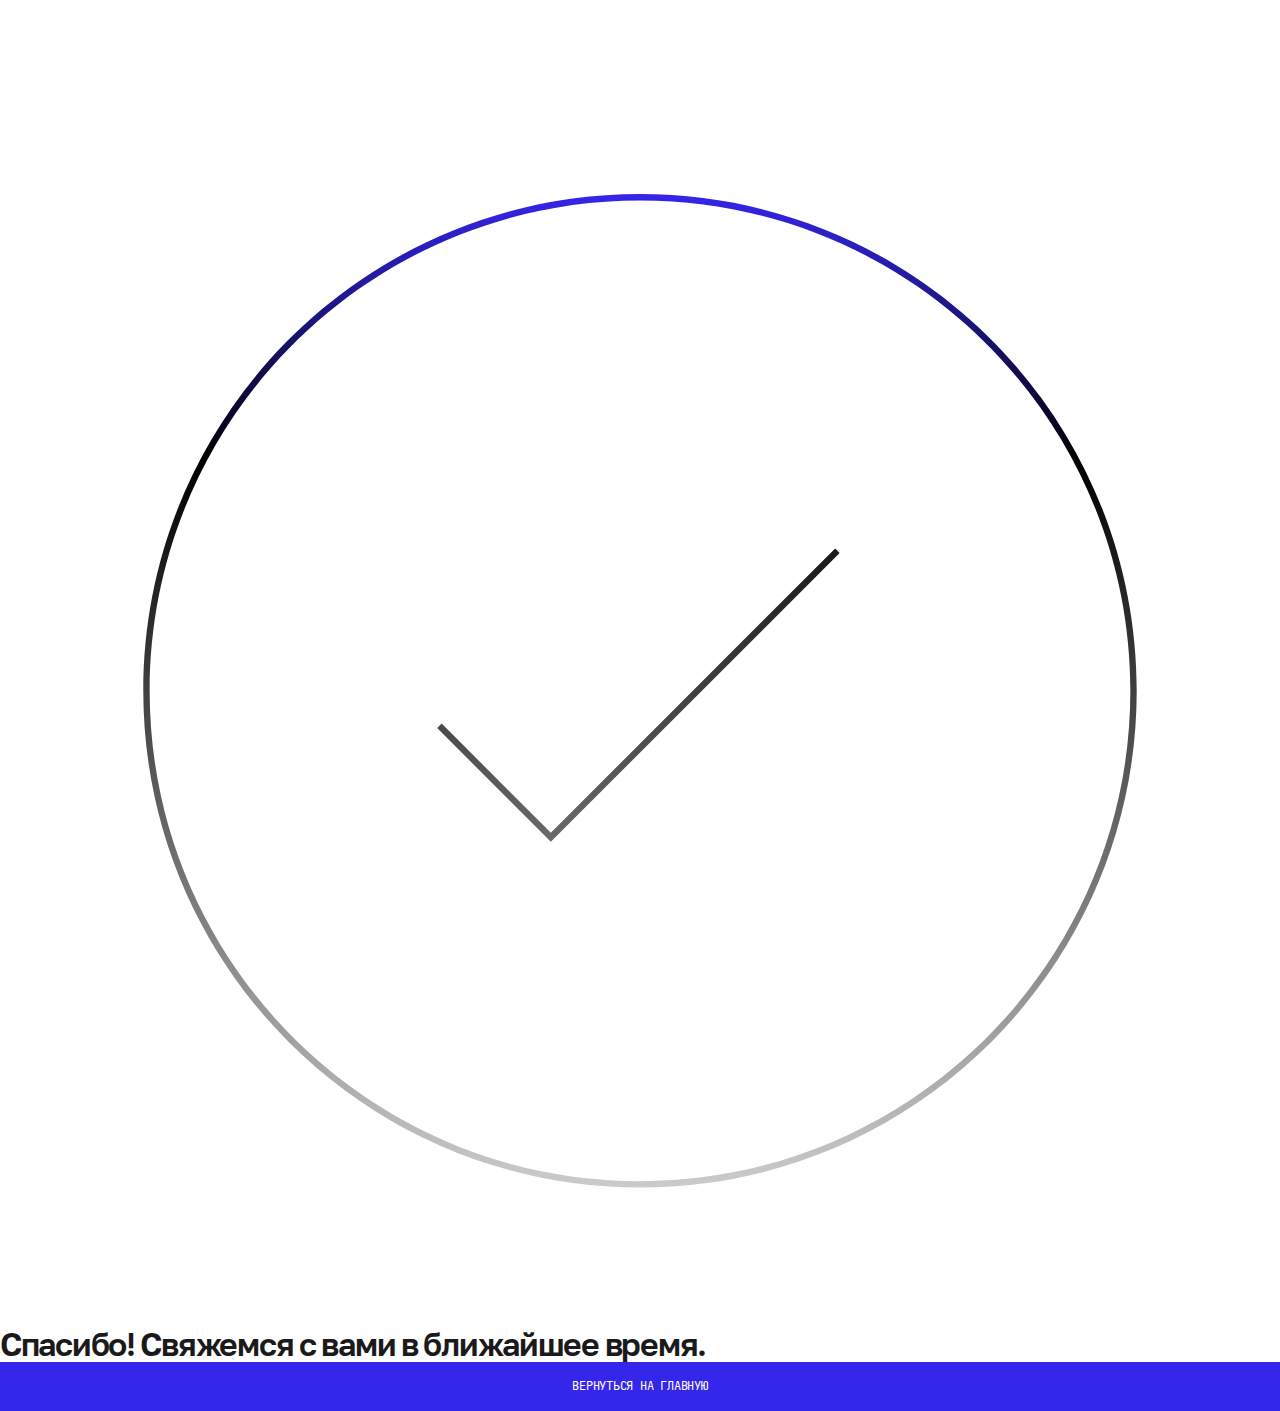
<file: thanks.html>
<!DOCTYPE html>
<html lang="ru">
  <head>
    <meta charset="utf-8">
    <title>thanks</title>
    <meta content="width=device-width, initial-scale=1" name="viewport">
    <meta content="ie=edge" http-equiv="x-ua-compatible">
    <link href="https://vitejs.dev/logo.svg" rel="icon" type="image/x-icon">
    <meta name="format-detection" content="telephone=no">
    <meta property="og:image" content="/images/opengraph.jpg">
    <script type="module" crossorigin src="scripts/index.js?1769859387098"></script>
    <link rel="stylesheet" crossorigin href="styles/index.css">
  </head>
  <body data-barba="wrapper">
    <div class="wrapper">
      <main data-barba="container" data-barba-namespace="thanks">
        <div class="thanks">
          <div class="thanks-content">
            <div class="thanks-content__decor-top"></div>
            <div class="thanks-content__inner"><a class="thanks-content__logo" href="/">
                <svg xmlns="http://www.w3.org/2000/svg" width="171" height="52" viewbox="0 0 171 52" fill="none">
                  <g clip-path="url(#clip0_189_17)">
                    <path class="fill-black" d="M55.0678 26.945C53.883 26.35 52.542 26.0525 51.0402 26.0525C49.4237 26.0525 47.9817 26.3912 46.7141 27.0686C46.0758 27.4119 45.5155 27.8238 45.0241 28.3135V19.1777H39.5361V45.1938H45.0241V35.8657C45.0241 34.6986 45.217 33.7374 45.6028 32.9913C45.9885 32.2407 46.5304 31.6868 47.2193 31.3253C47.9128 30.9637 48.6889 30.7806 49.5569 30.7806C50.7739 30.7806 51.7199 31.1422 52.3904 31.8654C53.0609 32.5885 53.3916 33.7099 53.3916 35.2295V45.1892H58.8796V34.3873C58.8796 32.4695 58.5397 30.8996 57.86 29.6729C57.1803 28.4463 56.2481 27.5354 55.0632 26.9359V26.945H55.0678Z" fill="white"></path>
                    <path class="fill-black" d="M76.9322 27.2977C75.3616 26.4692 73.5797 26.0527 71.582 26.0527C69.5843 26.0527 67.7748 26.4692 66.218 27.2977C64.6566 28.1261 63.4258 29.275 62.5257 30.7351C61.621 32.1952 61.1709 33.8749 61.1709 35.7653C61.1709 37.6556 61.621 39.2988 62.5257 40.7588C63.4304 42.2189 64.6612 43.3723 66.218 44.2145C67.7794 45.0567 69.5659 45.4778 71.582 45.4778C73.5981 45.4778 75.357 45.0567 76.9322 44.2145C78.5028 43.3723 79.7336 42.2235 80.6245 40.7588C81.5155 39.2988 81.9609 37.6327 81.9609 35.7653C81.9609 33.8978 81.5155 32.1631 80.6245 30.7168C79.7336 29.2658 78.5028 28.1261 76.9322 27.2977ZM75.7703 38.5527C75.3478 39.3354 74.7737 39.9395 74.0481 40.3606C73.3225 40.7817 72.5005 40.9923 71.5866 40.9923C70.6727 40.9923 69.8506 40.7817 69.125 40.3606C68.3994 39.9395 67.8162 39.3399 67.3845 38.5527C66.9482 37.77 66.7324 36.8409 66.7324 35.7653C66.7324 34.6897 66.9482 33.7285 67.3845 32.9595C67.8162 32.186 68.3994 31.591 69.125 31.1699C69.8506 30.7488 70.6727 30.5383 71.5866 30.5383C72.5005 30.5383 73.3225 30.7488 74.0481 31.1699C74.7737 31.591 75.3478 32.186 75.7703 32.9595C76.1928 33.7285 76.4041 34.6668 76.4041 35.7653C76.4041 36.8638 76.1928 37.77 75.7703 38.5527Z" fill="white"></path>
                    <path class="fill-black" d="M100.207 27.2611C98.7884 26.4555 97.1856 26.0527 95.4037 26.0527C93.7367 26.0527 92.3084 26.4006 91.1098 27.1009C90.4806 27.4716 89.9295 27.9431 89.4565 28.5152V26.3319H84.2119V52.0001H89.6999V43.1847C90.1454 43.679 90.6505 44.0955 91.2108 44.4251C92.4049 45.1254 93.801 45.4778 95.3991 45.4778C97.181 45.4778 98.7838 45.0796 100.203 44.2832C101.622 43.4868 102.747 42.3654 103.578 40.9145C104.41 39.4635 104.827 37.7471 104.827 35.7607C104.827 33.7742 104.41 32.0899 103.578 30.639C102.747 29.188 101.622 28.0621 100.203 27.2565H100.207V27.2611ZM98.623 38.5573C98.1868 39.3399 97.6127 39.9441 96.9009 40.3652C96.1844 40.7863 95.3716 40.9968 94.4577 40.9968C93.5438 40.9968 92.7217 40.7863 91.9961 40.3652C91.2705 39.9441 90.6965 39.3445 90.274 38.5573C89.8515 37.7746 89.6402 36.8454 89.6402 35.7698C89.6402 34.6942 89.8515 33.733 90.274 32.9641C90.6965 32.1906 91.2705 31.5956 91.9961 31.1745C92.7217 30.7534 93.5438 30.5428 94.4577 30.5428C95.3716 30.5428 96.189 30.7534 96.9009 31.1745C97.6173 31.5956 98.1913 32.1906 98.623 32.9641C99.0547 33.733 99.2752 34.6713 99.2752 35.7698C99.2752 36.8683 99.0593 37.7746 98.623 38.5573Z" fill="white"></path>
                    <path class="fill-black" d="M112.29 18.4274C111.656 17.8781 110.834 17.6035 109.828 17.6035C108.822 17.6035 108 17.8964 107.367 18.4823C106.733 19.0682 106.416 19.7914 106.416 20.6564C106.416 21.5215 106.733 22.2447 107.367 22.8305C108 23.4164 108.822 23.7093 109.828 23.7093C110.834 23.7093 111.688 23.4118 112.308 22.8122C112.928 22.2126 113.24 21.462 113.24 20.5511C113.24 19.6403 112.924 18.9812 112.29 18.432V18.4274Z" fill="white"></path>
                    <path class="fill-black" d="M112.57 26.332H107.082V45.1987H112.57V26.332Z" fill="white"></path>
                    <path class="fill-black" d="M129.847 35.6601C129.847 36.8044 129.658 37.761 129.282 38.5162C128.905 39.276 128.391 39.8389 127.734 40.2005C127.077 40.5621 126.329 40.7452 125.484 40.7452C124.262 40.7452 123.321 40.3745 122.65 39.6421C121.98 38.9052 121.649 37.7564 121.649 36.191V26.3366H116.161V36.9966C116.161 38.9373 116.501 40.5347 117.181 41.7842C117.86 43.0337 118.816 43.9629 120.046 44.5716C121.277 45.1804 122.678 45.487 124.248 45.487C125.704 45.487 127.045 45.1529 128.276 44.4847C128.993 44.0956 129.608 43.5967 130.122 42.988V45.2033H135.33V26.332H129.842V35.6601H129.847Z" fill="white"></path>
                    <path class="fill-black" d="M170.008 29.6823C169.337 28.4557 168.423 27.5449 167.261 26.9453C166.1 26.3502 164.768 26.0527 163.266 26.0527C161.461 26.0527 159.858 26.483 158.462 27.348C157.668 27.8424 156.997 28.4374 156.451 29.1285C156.01 28.4145 155.45 27.8241 154.77 27.3664C153.47 26.4876 151.95 26.0527 150.214 26.0527C148.667 26.0527 147.289 26.3869 146.081 27.0505C145.383 27.435 144.781 27.9248 144.267 28.5152V26.3319H139.022V45.1986H144.51V35.7286C144.51 34.6073 144.685 33.6827 145.039 32.9595C145.392 32.2363 145.884 31.6917 146.517 31.3301C147.151 30.9685 147.868 30.7854 148.662 30.7854C149.81 30.7854 150.696 31.147 151.316 31.8702C151.936 32.5934 152.249 33.7147 152.249 35.2343V45.194H157.737V35.7241C157.737 34.6027 157.911 33.6781 158.265 32.9549C158.618 32.2318 159.11 31.6871 159.744 31.3255C160.377 30.9639 161.094 30.7808 161.888 30.7808C163.036 30.7808 163.927 31.1424 164.561 31.8656C165.195 32.5888 165.512 33.7102 165.512 35.2297V45.1894H171V34.3876C171 32.4698 170.664 30.8998 169.999 29.6732L170.008 29.6823Z" fill="white"></path>
                    <path class="fill-dark-blue" d="M0 14.8574V50.4487H6.64069L8.77159 45.7343C10.3973 46.8877 12.3216 47.8306 14.5397 48.5675C16.7625 49.3044 19.0082 49.6751 21.286 49.6751C23.0174 49.6751 24.4181 49.5058 25.4835 49.1625C26.549 48.8192 27.3343 48.3432 27.8395 47.7299C28.3446 47.1166 28.5972 46.4163 28.5972 45.6244C28.5972 44.6175 28.1977 43.8165 27.4032 43.2215C26.6087 42.6265 25.5616 42.1413 24.2619 41.7614C22.9623 41.3815 21.5248 41.0245 19.9542 40.6812C18.3836 40.3379 16.813 39.9168 15.2424 39.4134C13.6717 38.9099 12.2343 38.2599 10.9346 37.4681C9.63497 36.6763 8.5787 35.6327 7.76584 34.3374C6.95297 33.0421 6.54425 31.3852 6.54425 29.3713C6.54425 27.2109 7.13208 25.2382 8.30775 23.4577C9.48342 21.6772 11.2515 20.2538 13.6166 19.1919C15.9817 18.13 18.9531 17.5991 22.5306 17.5991C24.9141 17.5991 27.2608 17.8783 29.5754 18.4367C30.6454 18.693 31.6558 19.0134 32.6064 19.3933V14.8574H0Z" fill="white"></path>
                    <path class="fill-dark-blue" d="M22.4801 24.6201C20.7809 24.6201 19.3894 24.8169 18.3101 25.2151C17.2263 25.6133 16.4502 26.126 15.9818 26.753C15.5133 27.3801 15.2791 28.1124 15.2791 28.9409C15.2791 29.9112 15.6787 30.6985 16.4732 31.2889C17.2676 31.8839 18.3147 32.3599 19.6144 32.7215C20.9141 33.0831 22.3515 33.4401 23.9221 33.8017C25.4927 34.1633 27.0633 34.5752 28.6386 35.0467C30.0806 35.4769 31.4032 36.049 32.6156 36.7493V27.3801C30.9715 26.4784 29.332 25.801 27.6879 25.3479C25.9198 24.8627 24.1839 24.6201 22.4847 24.6201H22.4801Z" fill="white"></path>
                    <path class="fill-dark-blue" d="M25.9798 9.63929H21.2818C21.2818 6.90679 19.0498 4.68233 16.3081 4.68233C13.5664 4.68233 11.3345 6.90679 11.3345 9.63929H6.63184C6.63184 4.32532 10.9717 0 16.3081 0C21.6446 0 25.9798 4.32532 25.9798 9.63929Z" fill="white"></path>
                  </g>
                  <defs>
                    <clippath id="clip0_189_17">
                      <rect width="171" height="52" fill="white"></rect>
                    </clippath>
                  </defs>
                </svg></a>
              <div class="thanks-content__icon">
                <svg xmlns="http://www.w3.org/2000/svg" width="201" height="200" viewbox="0 0 201 200" fill="none">
                  <path fill-rule="evenodd" clip-rule="evenodd" d="M177.5 100C177.5 142.526 143.026 177 100.5 177C57.9741 177 23.5 142.526 23.5 100C23.5 57.4741 57.9741 23 100.5 23C143.026 23 177.5 57.4741 177.5 100ZM178.5 100C178.5 143.078 143.578 178 100.5 178C57.4218 178 22.5 143.078 22.5 100C22.5 56.9218 57.4218 22 100.5 22C143.578 22 178.5 56.9218 178.5 100ZM86.8536 123.354L131.854 78.3536L131.146 77.6464L86.5 122.293L69.3536 105.146L68.6464 105.854L86.1464 123.354L86.5 123.707L86.8536 123.354Z" fill="url(#paint0_linear_368_2171)"></path>
                  <defs>
                    <lineargradient id="paint0_linear_368_2171" x1="100.5" y1="22" x2="100.5" y2="178" gradientunits="userSpaceOnUse">
                      <stop stop-color="#3526EB"></stop>
                      <stop offset="0.27"></stop>
                      <stop offset="1" stop-color="#CBCBCB"></stop>
                    </lineargradient>
                  </defs>
                </svg>
              </div>
              <div class="thanks-content__title title-48">Спасибо! Свяжемся с&nbsp;вами в&nbsp;ближайшее время.</div>
              <div class="thanks-content__button"><a class="button link-18 button--hyperion uppercase" href="/"><span><span>вернуться на главную</span></span></a>
              </div>
            </div>
            <div class="thanks-content__decor-bottom"></div>
          </div>
        </div>
      </main>
    </div>
  </body>
</html>
</file>
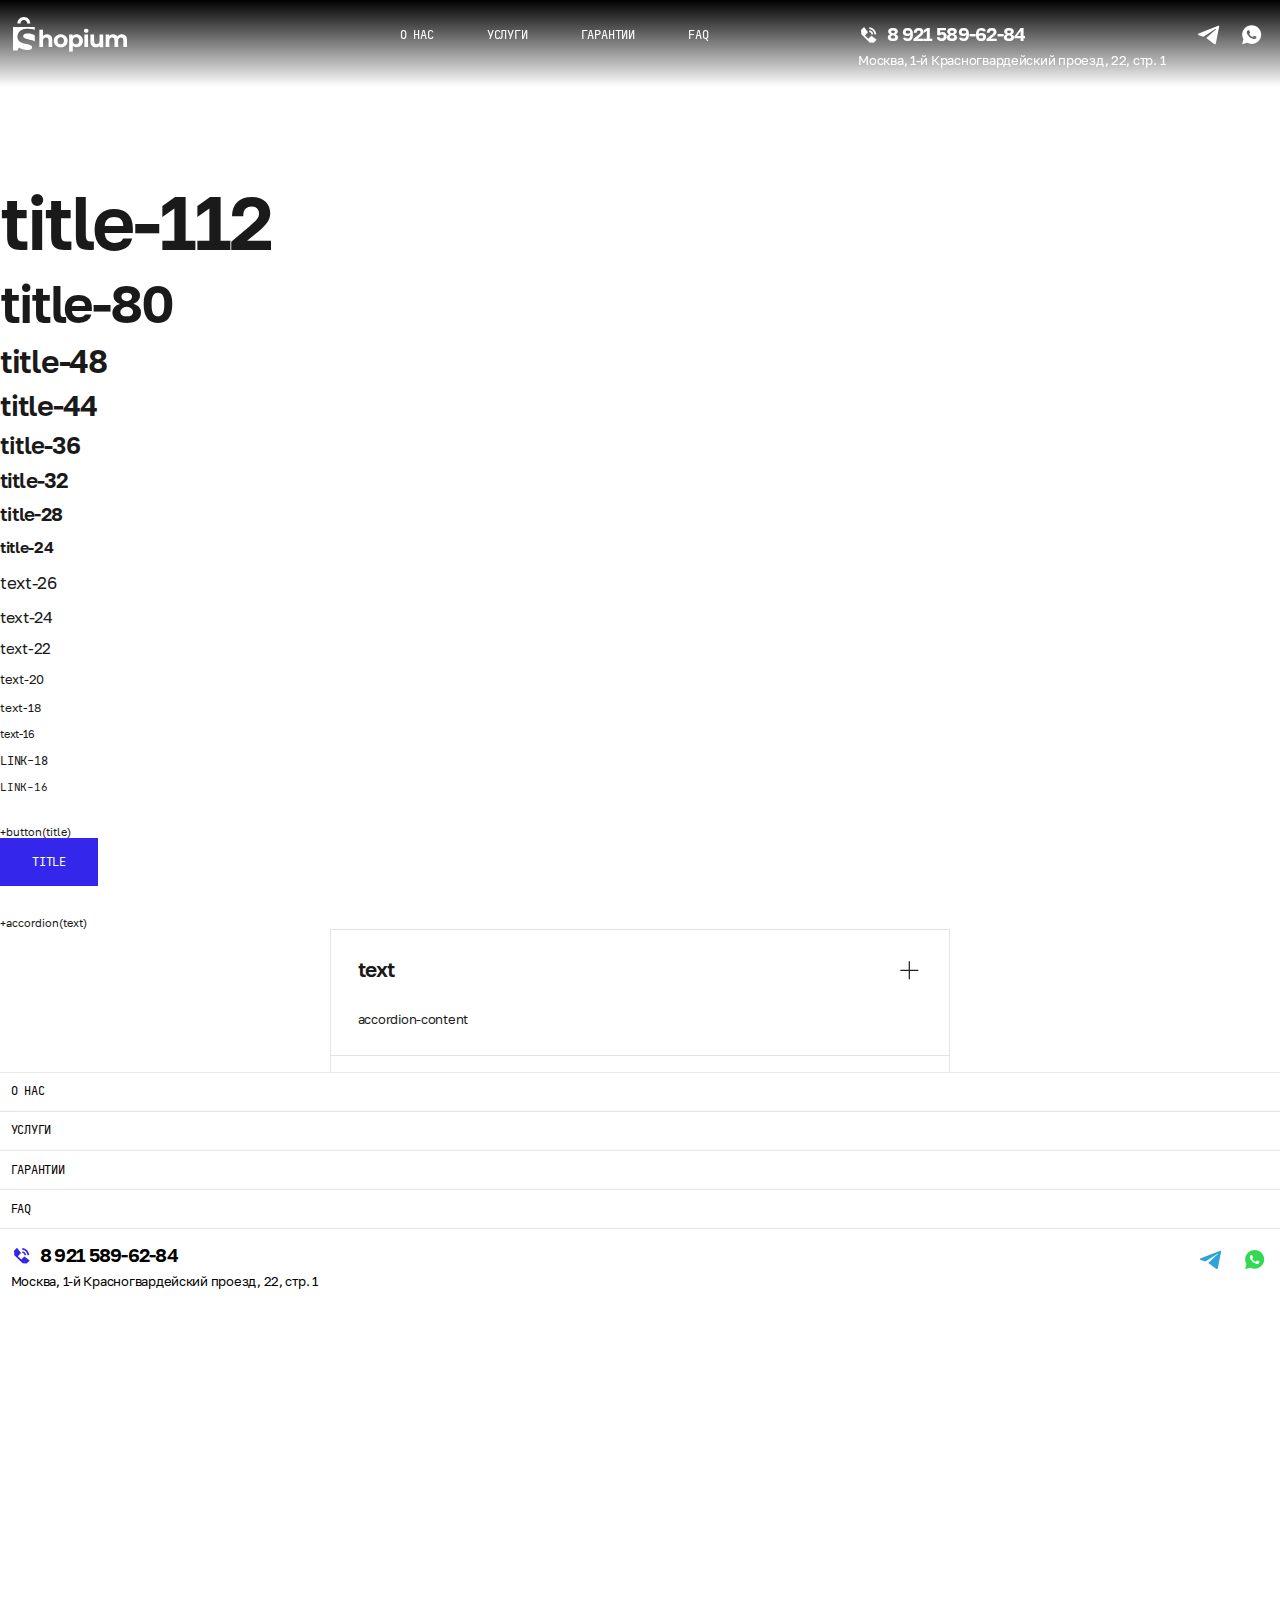
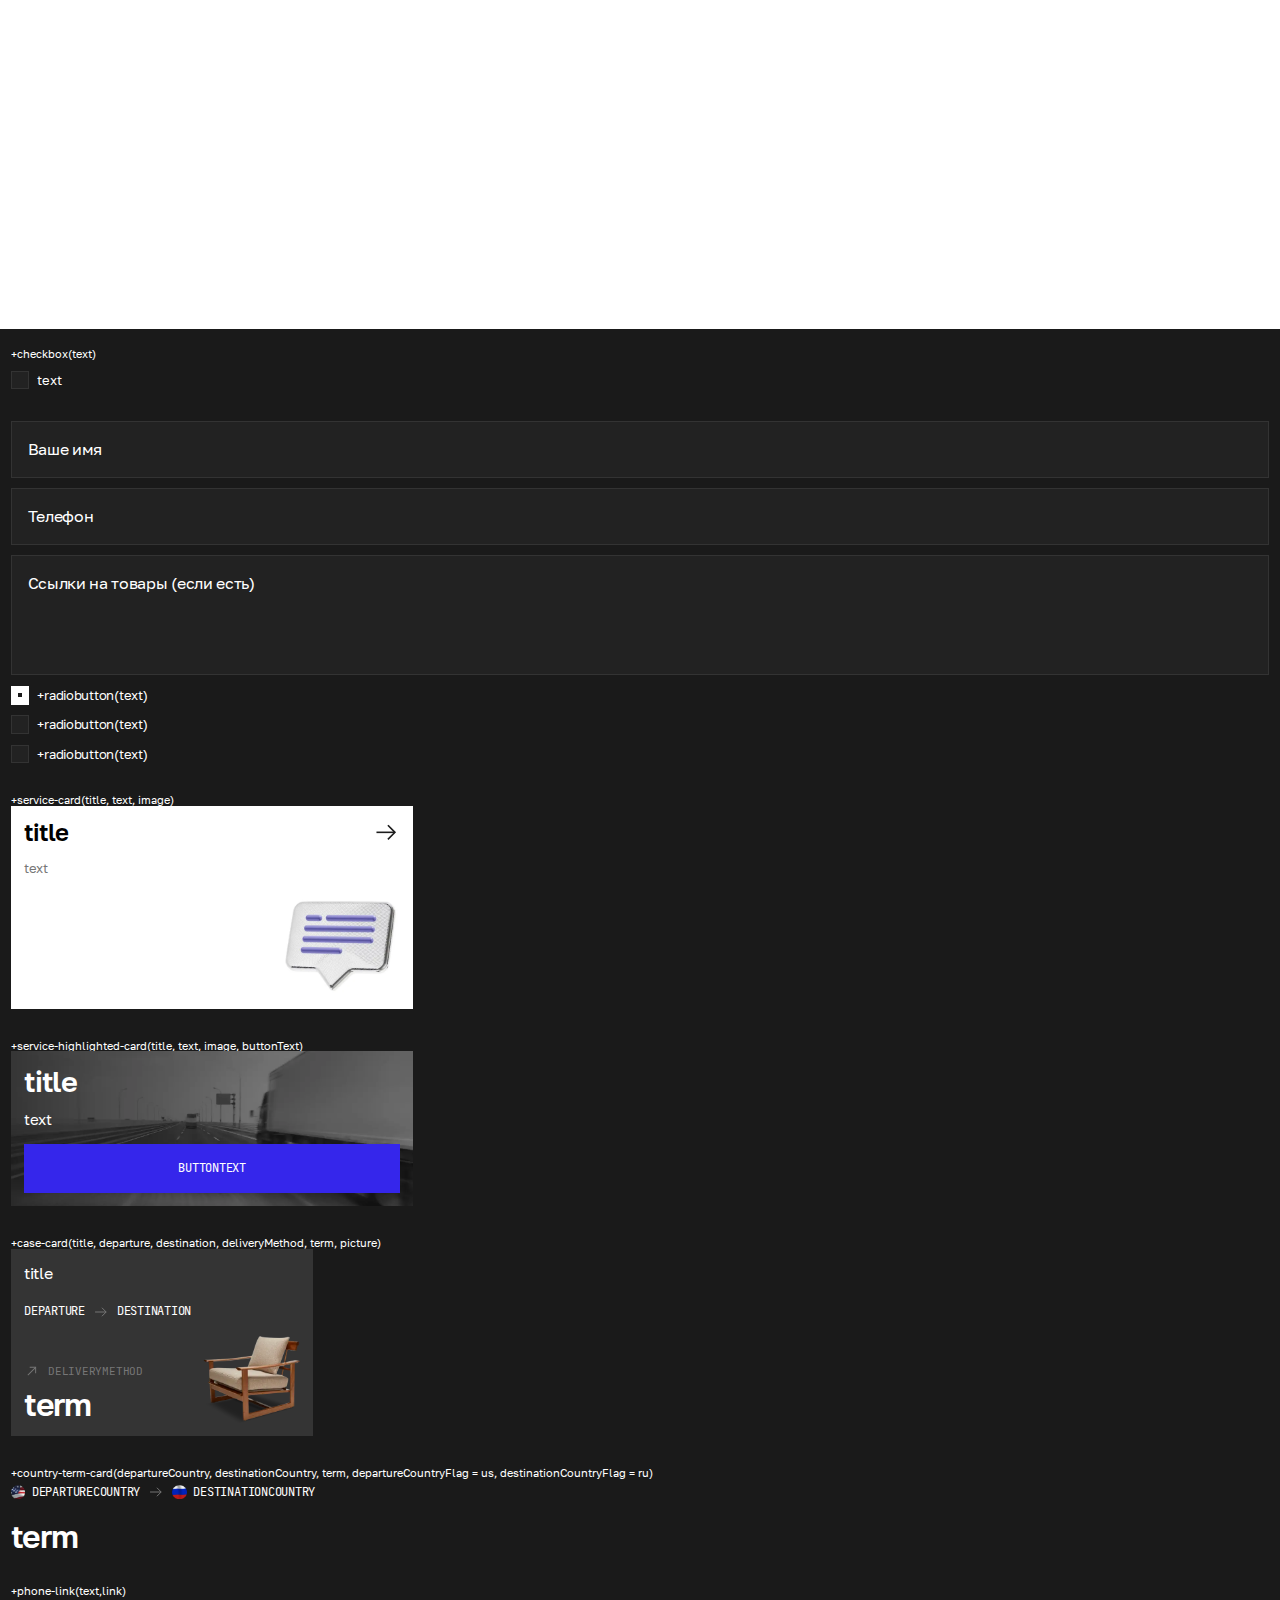
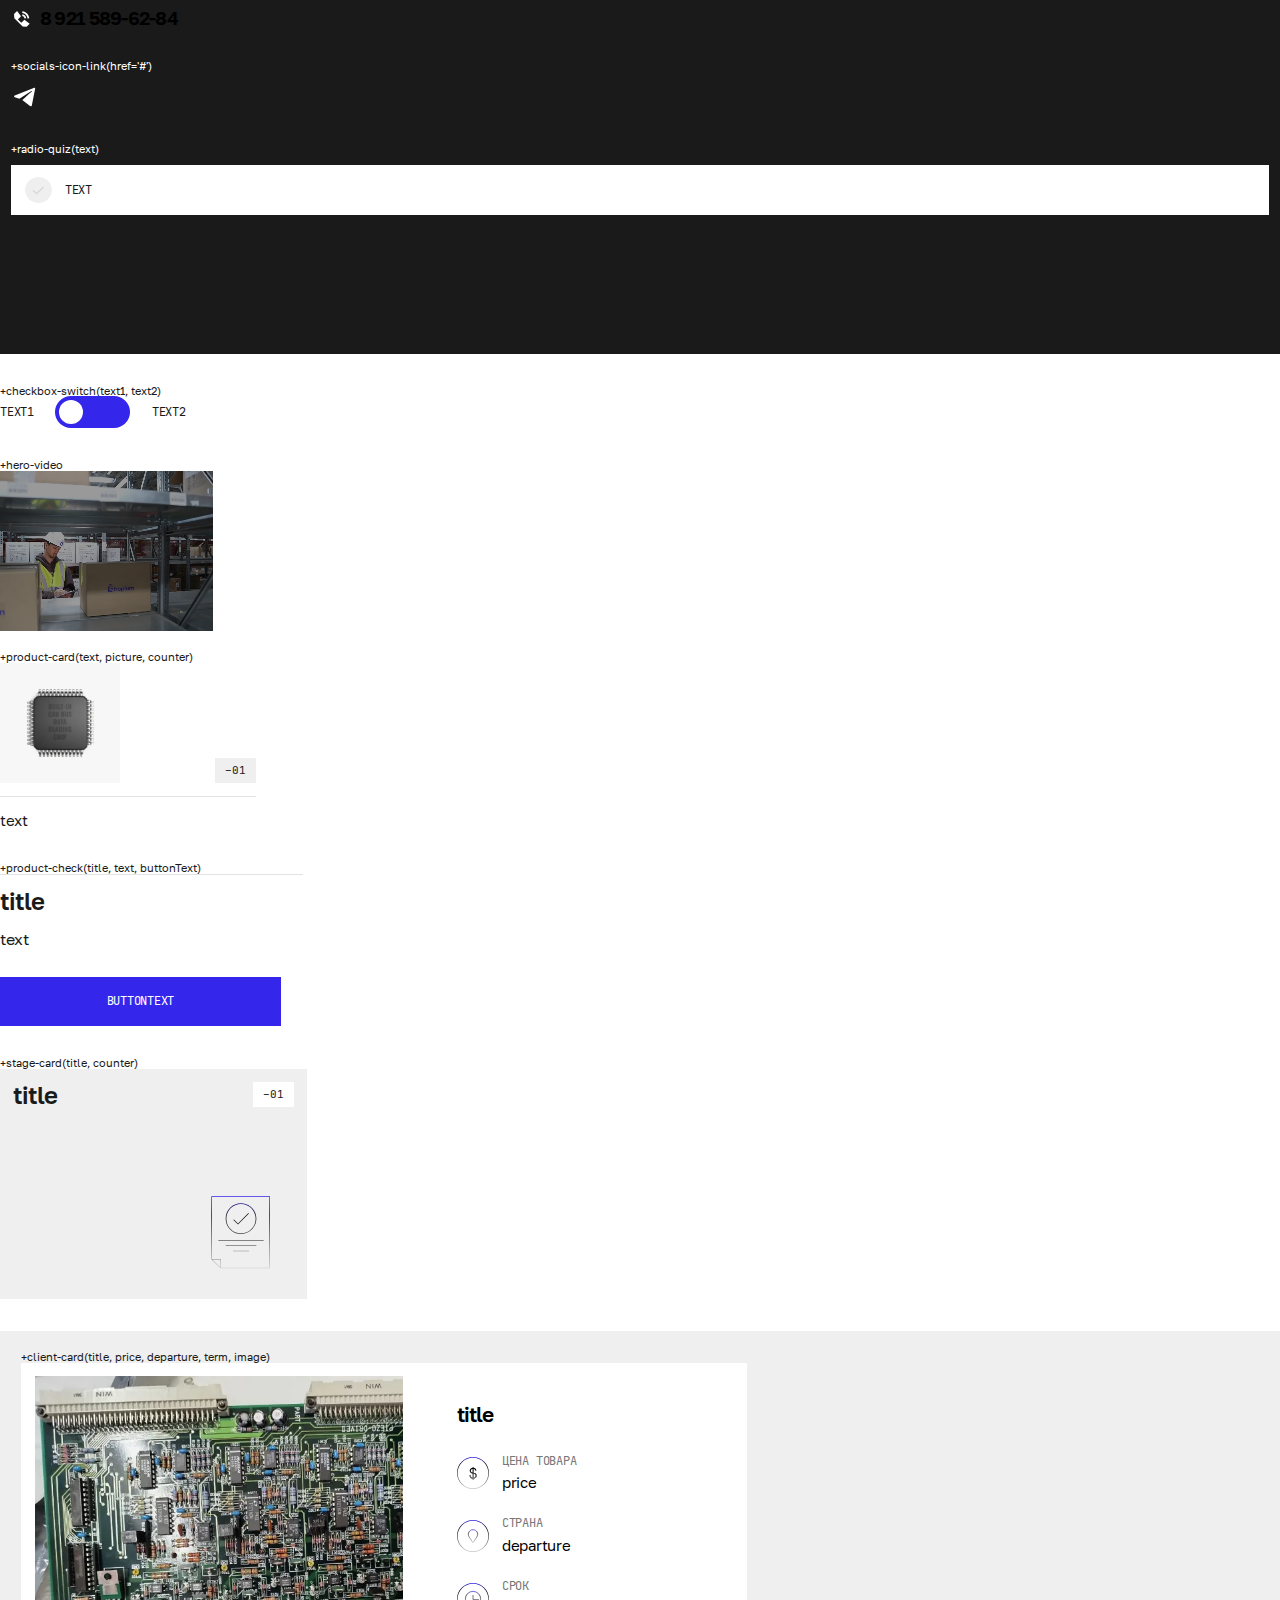
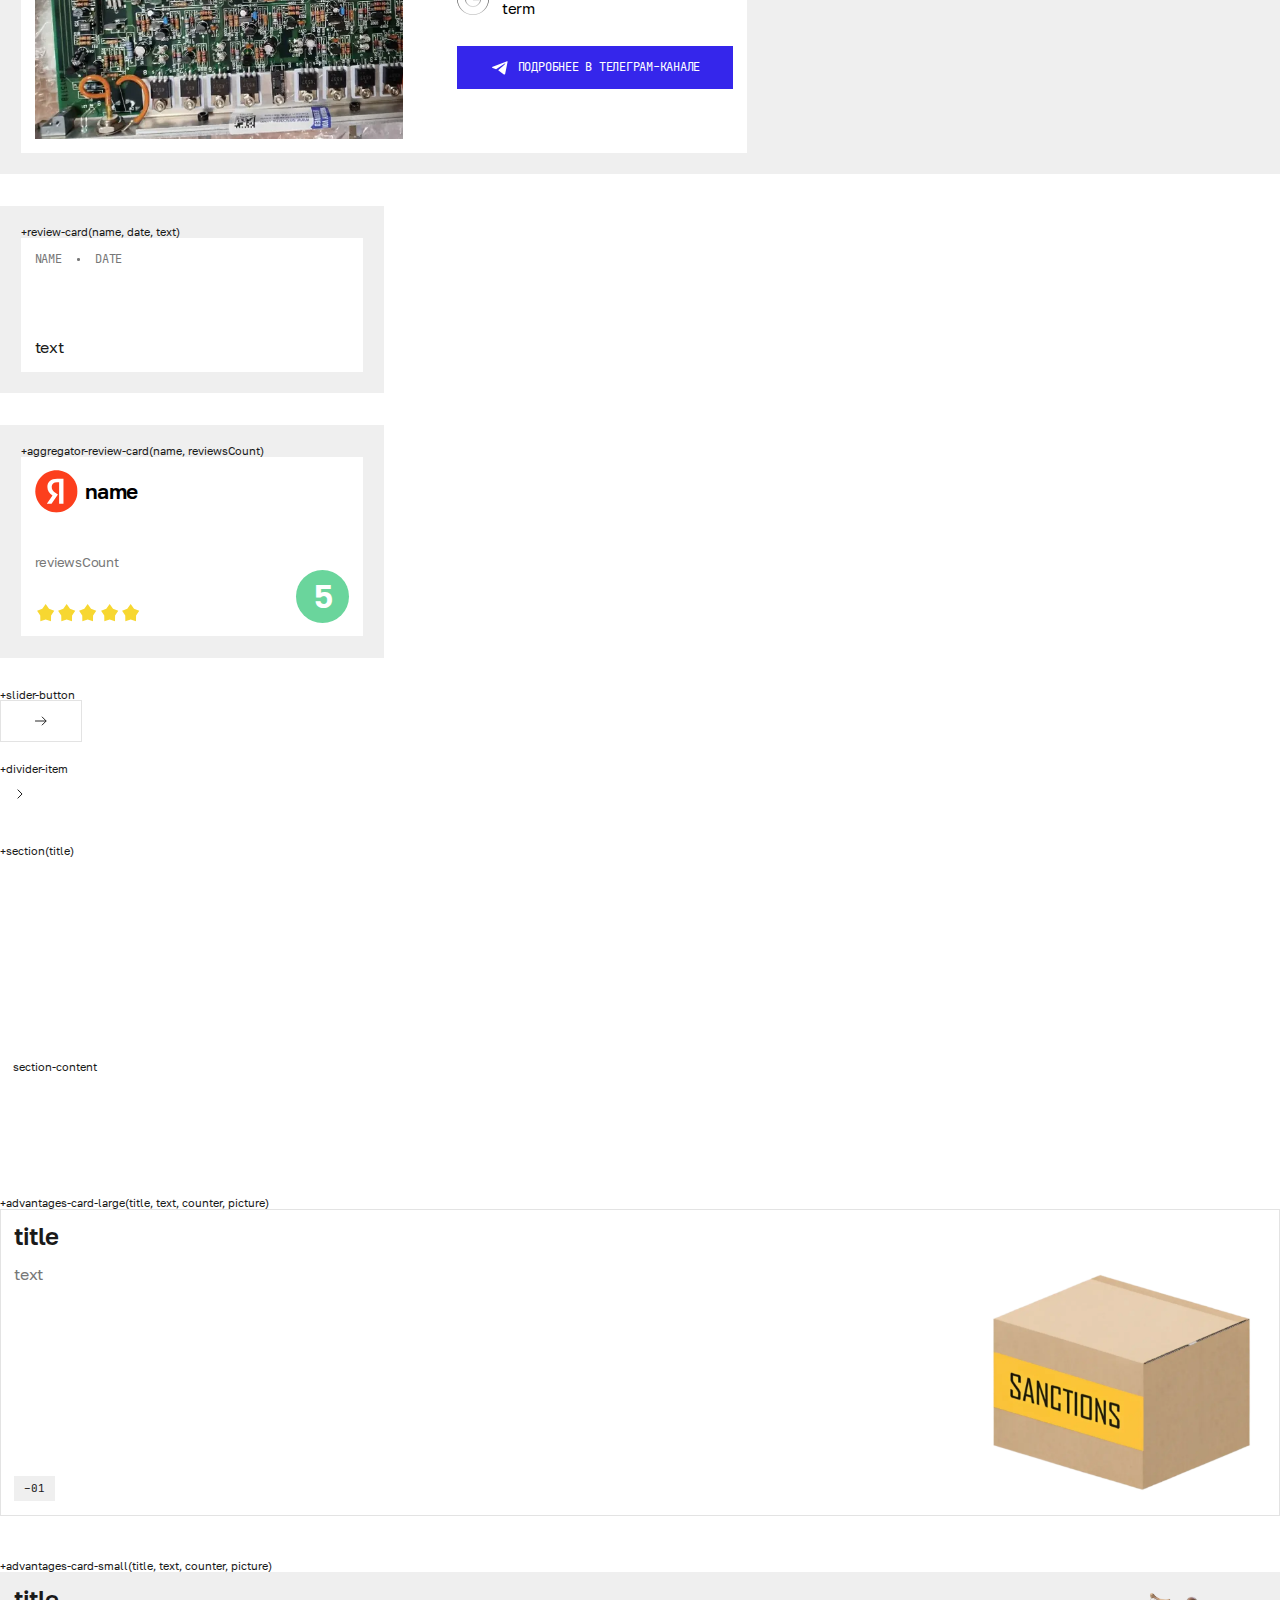
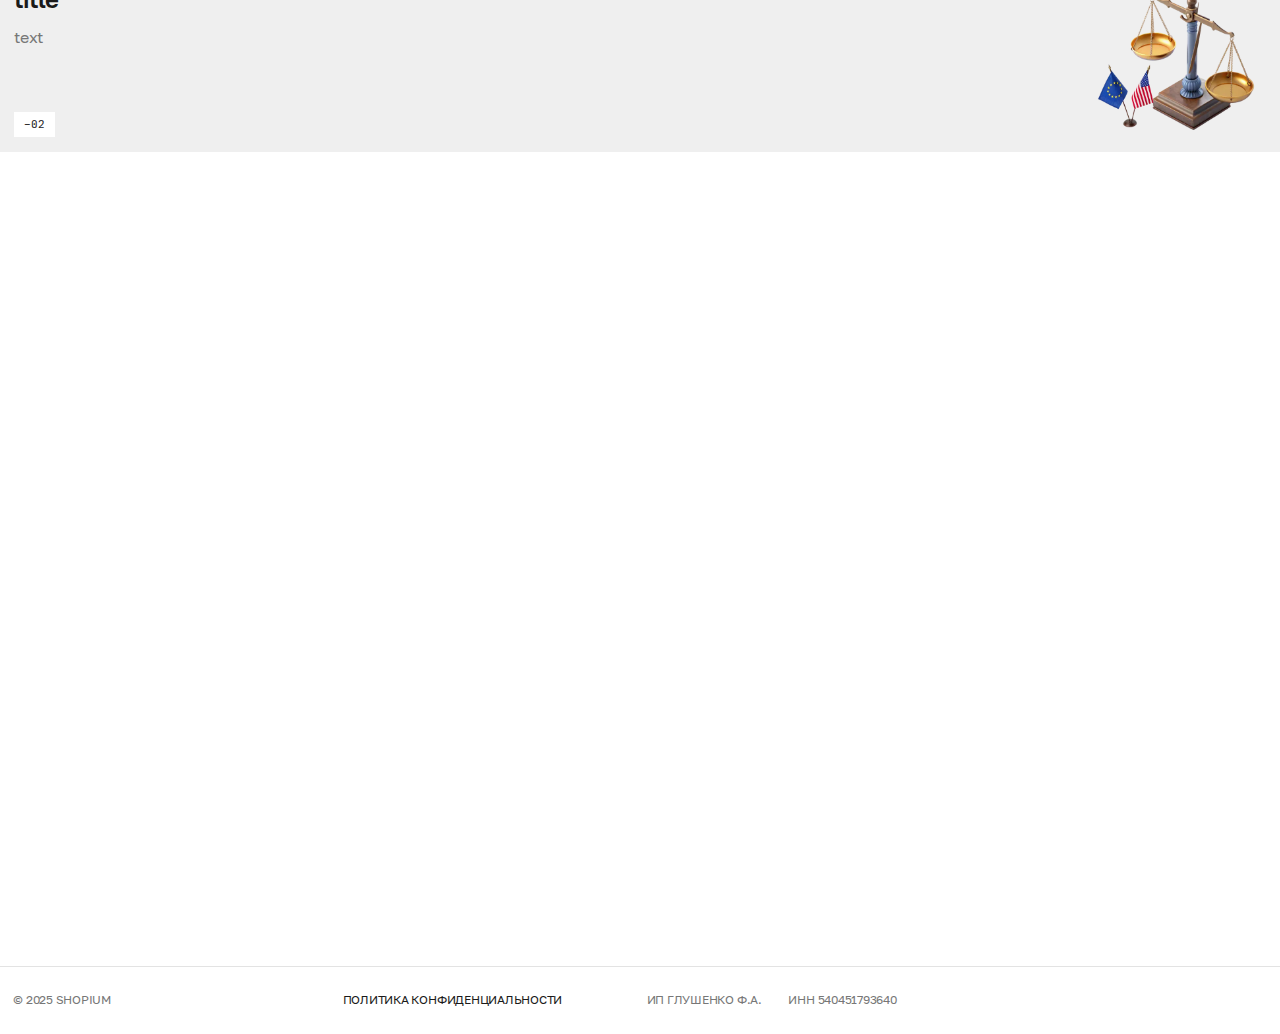
<file: ui.html>
<!DOCTYPE html>
<html lang="ru">
  <head>
    <meta charset="utf-8">
    <title>ui</title>
    <meta content="width=device-width, initial-scale=1" name="viewport">
    <meta content="ie=edge" http-equiv="x-ua-compatible">
    <link href="https://vitejs.dev/logo.svg" rel="icon" type="image/x-icon">
    <meta name="format-detection" content="telephone=no">
    <meta property="og:image" content="/images/opengraph.jpg">
    <script type="module" crossorigin src="scripts/index.js?1743239890456"></script>
    <link rel="stylesheet" crossorigin href="styles/index.css">
  </head>
  <body class="loading" data-barba="wrapper">
    <div class="modal-block">
      <div class="modal-wrapper video" data-modal-wrapper="modal-video-about">
        <div class="modal-wrapper__overlay" data-modal-overlay=""></div>
        <div class="standart-modal__close">
          <button class="button button--hyperion white" data-modal-close="modal-video-about"><span><span class="standart-modal__close-icon">
                <svg xmlns="http://www.w3.org/2000/svg" width="32" height="32" viewbox="0 0 32 32" fill="none">
                  <path class="no-fill stroke-white" d="M8.92896 8.92896L23.0711 23.0711" stroke="#232322" stroke-width="1.5" stroke-linecap="square" stroke-linejoin="round"></path>
                  <path class="no-fill stroke-white" d="M8.92891 23.0711L23.071 8.92896" stroke="#232322" stroke-width="1.5" stroke-linecap="square" stroke-linejoin="round"></path>
                </svg></span></span></button>
        </div>
        <div class="modal-wrapper__content standart-modal">
          <div class="standart-modal__wrapper" data-lenis-prevent="true" data-video-wrapper="">
          </div>
        </div>
      </div>
      <div class="modal-wrapper form-answer" data-modal-wrapper="form-answer-modal">
        <div class="modal-wrapper__overlay" data-modal-overlay=""></div>
        <div class="standart-modal__close">
          <button class="button button--hyperion white" data-modal-close="form-answer-modal"><span><span class="standart-modal__close-icon">
                <svg xmlns="http://www.w3.org/2000/svg" width="32" height="32" viewbox="0 0 32 32" fill="none">
                  <path class="no-fill stroke-white" d="M8.92896 8.92896L23.0711 23.0711" stroke="#232322" stroke-width="1.5" stroke-linecap="square" stroke-linejoin="round"></path>
                  <path class="no-fill stroke-white" d="M8.92891 23.0711L23.071 8.92896" stroke="#232322" stroke-width="1.5" stroke-linecap="square" stroke-linejoin="round"></path>
                </svg></span></span></button>
        </div>
        <div class="modal-wrapper__content standart-modal">
          <div class="standart-modal__wrapper" data-lenis-prevent="true">
            <div class="form-answer__inner">
              <div class="form-answer__icon">
                <svg xmlns="http://www.w3.org/2000/svg" width="201" height="200" viewbox="0 0 201 200" fill="none">
                  <path fill-rule="evenodd" clip-rule="evenodd" d="M177.5 100C177.5 142.526 143.026 177 100.5 177C57.9741 177 23.5 142.526 23.5 100C23.5 57.4741 57.9741 23 100.5 23C143.026 23 177.5 57.4741 177.5 100ZM178.5 100C178.5 143.078 143.578 178 100.5 178C57.4218 178 22.5 143.078 22.5 100C22.5 56.9218 57.4218 22 100.5 22C143.578 22 178.5 56.9218 178.5 100ZM86.8536 123.354L131.854 78.3536L131.146 77.6464L86.5 122.293L69.3536 105.146L68.6464 105.854L86.1464 123.354L86.5 123.707L86.8536 123.354Z" fill="url(#paint0_linear_368_2171)"></path>
                  <defs>
                    <lineargradient id="paint0_linear_368_2171" x1="100.5" y1="22" x2="100.5" y2="178" gradientunits="userSpaceOnUse">
                      <stop stop-color="#3526EB"></stop>
                      <stop offset="0.27"></stop>
                      <stop offset="1" stop-color="#CBCBCB"></stop>
                    </lineargradient>
                  </defs>
                </svg>
              </div>
              <div class="form-answer__title title-48 text-whiteText">Спасибо! Свяжемся с&nbsp;вами в&nbsp;ближайшее время.</div>
              <div class="form-answer__button">
                <button class="button link-18 button--hyperion uppercase" data-modal-close="form-answer-modal"><span><span>Спасибо, понятно</span></span></button>
              </div>
            </div>
          </div>
        </div>
      </div>
    </div>
    <div class="wrapper">
      <header class="header active" data-header="">
        <div class="header__bg"></div>
        <div class="header__inner text-whiteText">
          <div class="header__logo">
            <svg xmlns="http://www.w3.org/2000/svg" width="171" height="52" viewbox="0 0 171 52" fill="none">
              <g clip-path="url(#clip0_189_17)">
                <path class="fill-black" d="M55.0678 26.945C53.883 26.35 52.542 26.0525 51.0402 26.0525C49.4237 26.0525 47.9817 26.3912 46.7141 27.0686C46.0758 27.4119 45.5155 27.8238 45.0241 28.3135V19.1777H39.5361V45.1938H45.0241V35.8657C45.0241 34.6986 45.217 33.7374 45.6028 32.9913C45.9885 32.2407 46.5304 31.6868 47.2193 31.3253C47.9128 30.9637 48.6889 30.7806 49.5569 30.7806C50.7739 30.7806 51.7199 31.1422 52.3904 31.8654C53.0609 32.5885 53.3916 33.7099 53.3916 35.2295V45.1892H58.8796V34.3873C58.8796 32.4695 58.5397 30.8996 57.86 29.6729C57.1803 28.4463 56.2481 27.5354 55.0632 26.9359V26.945H55.0678Z" fill="white"></path>
                <path class="fill-black" d="M76.9322 27.2977C75.3616 26.4692 73.5797 26.0527 71.582 26.0527C69.5843 26.0527 67.7748 26.4692 66.218 27.2977C64.6566 28.1261 63.4258 29.275 62.5257 30.7351C61.621 32.1952 61.1709 33.8749 61.1709 35.7653C61.1709 37.6556 61.621 39.2988 62.5257 40.7588C63.4304 42.2189 64.6612 43.3723 66.218 44.2145C67.7794 45.0567 69.5659 45.4778 71.582 45.4778C73.5981 45.4778 75.357 45.0567 76.9322 44.2145C78.5028 43.3723 79.7336 42.2235 80.6245 40.7588C81.5155 39.2988 81.9609 37.6327 81.9609 35.7653C81.9609 33.8978 81.5155 32.1631 80.6245 30.7168C79.7336 29.2658 78.5028 28.1261 76.9322 27.2977ZM75.7703 38.5527C75.3478 39.3354 74.7737 39.9395 74.0481 40.3606C73.3225 40.7817 72.5005 40.9923 71.5866 40.9923C70.6727 40.9923 69.8506 40.7817 69.125 40.3606C68.3994 39.9395 67.8162 39.3399 67.3845 38.5527C66.9482 37.77 66.7324 36.8409 66.7324 35.7653C66.7324 34.6897 66.9482 33.7285 67.3845 32.9595C67.8162 32.186 68.3994 31.591 69.125 31.1699C69.8506 30.7488 70.6727 30.5383 71.5866 30.5383C72.5005 30.5383 73.3225 30.7488 74.0481 31.1699C74.7737 31.591 75.3478 32.186 75.7703 32.9595C76.1928 33.7285 76.4041 34.6668 76.4041 35.7653C76.4041 36.8638 76.1928 37.77 75.7703 38.5527Z" fill="white"></path>
                <path class="fill-black" d="M100.207 27.2611C98.7884 26.4555 97.1856 26.0527 95.4037 26.0527C93.7367 26.0527 92.3084 26.4006 91.1098 27.1009C90.4806 27.4716 89.9295 27.9431 89.4565 28.5152V26.3319H84.2119V52.0001H89.6999V43.1847C90.1454 43.679 90.6505 44.0955 91.2108 44.4251C92.4049 45.1254 93.801 45.4778 95.3991 45.4778C97.181 45.4778 98.7838 45.0796 100.203 44.2832C101.622 43.4868 102.747 42.3654 103.578 40.9145C104.41 39.4635 104.827 37.7471 104.827 35.7607C104.827 33.7742 104.41 32.0899 103.578 30.639C102.747 29.188 101.622 28.0621 100.203 27.2565H100.207V27.2611ZM98.623 38.5573C98.1868 39.3399 97.6127 39.9441 96.9009 40.3652C96.1844 40.7863 95.3716 40.9968 94.4577 40.9968C93.5438 40.9968 92.7217 40.7863 91.9961 40.3652C91.2705 39.9441 90.6965 39.3445 90.274 38.5573C89.8515 37.7746 89.6402 36.8454 89.6402 35.7698C89.6402 34.6942 89.8515 33.733 90.274 32.9641C90.6965 32.1906 91.2705 31.5956 91.9961 31.1745C92.7217 30.7534 93.5438 30.5428 94.4577 30.5428C95.3716 30.5428 96.189 30.7534 96.9009 31.1745C97.6173 31.5956 98.1913 32.1906 98.623 32.9641C99.0547 33.733 99.2752 34.6713 99.2752 35.7698C99.2752 36.8683 99.0593 37.7746 98.623 38.5573Z" fill="white"></path>
                <path class="fill-black" d="M112.29 18.4274C111.656 17.8781 110.834 17.6035 109.828 17.6035C108.822 17.6035 108 17.8964 107.367 18.4823C106.733 19.0682 106.416 19.7914 106.416 20.6564C106.416 21.5215 106.733 22.2447 107.367 22.8305C108 23.4164 108.822 23.7093 109.828 23.7093C110.834 23.7093 111.688 23.4118 112.308 22.8122C112.928 22.2126 113.24 21.462 113.24 20.5511C113.24 19.6403 112.924 18.9812 112.29 18.432V18.4274Z" fill="white"></path>
                <path class="fill-black" d="M112.57 26.332H107.082V45.1987H112.57V26.332Z" fill="white"></path>
                <path class="fill-black" d="M129.847 35.6601C129.847 36.8044 129.658 37.761 129.282 38.5162C128.905 39.276 128.391 39.8389 127.734 40.2005C127.077 40.5621 126.329 40.7452 125.484 40.7452C124.262 40.7452 123.321 40.3745 122.65 39.6421C121.98 38.9052 121.649 37.7564 121.649 36.191V26.3366H116.161V36.9966C116.161 38.9373 116.501 40.5347 117.181 41.7842C117.86 43.0337 118.816 43.9629 120.046 44.5716C121.277 45.1804 122.678 45.487 124.248 45.487C125.704 45.487 127.045 45.1529 128.276 44.4847C128.993 44.0956 129.608 43.5967 130.122 42.988V45.2033H135.33V26.332H129.842V35.6601H129.847Z" fill="white"></path>
                <path class="fill-black" d="M170.008 29.6823C169.337 28.4557 168.423 27.5449 167.261 26.9453C166.1 26.3502 164.768 26.0527 163.266 26.0527C161.461 26.0527 159.858 26.483 158.462 27.348C157.668 27.8424 156.997 28.4374 156.451 29.1285C156.01 28.4145 155.45 27.8241 154.77 27.3664C153.47 26.4876 151.95 26.0527 150.214 26.0527C148.667 26.0527 147.289 26.3869 146.081 27.0505C145.383 27.435 144.781 27.9248 144.267 28.5152V26.3319H139.022V45.1986H144.51V35.7286C144.51 34.6073 144.685 33.6827 145.039 32.9595C145.392 32.2363 145.884 31.6917 146.517 31.3301C147.151 30.9685 147.868 30.7854 148.662 30.7854C149.81 30.7854 150.696 31.147 151.316 31.8702C151.936 32.5934 152.249 33.7147 152.249 35.2343V45.194H157.737V35.7241C157.737 34.6027 157.911 33.6781 158.265 32.9549C158.618 32.2318 159.11 31.6871 159.744 31.3255C160.377 30.9639 161.094 30.7808 161.888 30.7808C163.036 30.7808 163.927 31.1424 164.561 31.8656C165.195 32.5888 165.512 33.7102 165.512 35.2297V45.1894H171V34.3876C171 32.4698 170.664 30.8998 169.999 29.6732L170.008 29.6823Z" fill="white"></path>
                <path class="fill-dark-blue" d="M0 14.8574V50.4487H6.64069L8.77159 45.7343C10.3973 46.8877 12.3216 47.8306 14.5397 48.5675C16.7625 49.3044 19.0082 49.6751 21.286 49.6751C23.0174 49.6751 24.4181 49.5058 25.4835 49.1625C26.549 48.8192 27.3343 48.3432 27.8395 47.7299C28.3446 47.1166 28.5972 46.4163 28.5972 45.6244C28.5972 44.6175 28.1977 43.8165 27.4032 43.2215C26.6087 42.6265 25.5616 42.1413 24.2619 41.7614C22.9623 41.3815 21.5248 41.0245 19.9542 40.6812C18.3836 40.3379 16.813 39.9168 15.2424 39.4134C13.6717 38.9099 12.2343 38.2599 10.9346 37.4681C9.63497 36.6763 8.5787 35.6327 7.76584 34.3374C6.95297 33.0421 6.54425 31.3852 6.54425 29.3713C6.54425 27.2109 7.13208 25.2382 8.30775 23.4577C9.48342 21.6772 11.2515 20.2538 13.6166 19.1919C15.9817 18.13 18.9531 17.5991 22.5306 17.5991C24.9141 17.5991 27.2608 17.8783 29.5754 18.4367C30.6454 18.693 31.6558 19.0134 32.6064 19.3933V14.8574H0Z" fill="white"></path>
                <path class="fill-dark-blue" d="M22.4801 24.6201C20.7809 24.6201 19.3894 24.8169 18.3101 25.2151C17.2263 25.6133 16.4502 26.126 15.9818 26.753C15.5133 27.3801 15.2791 28.1124 15.2791 28.9409C15.2791 29.9112 15.6787 30.6985 16.4732 31.2889C17.2676 31.8839 18.3147 32.3599 19.6144 32.7215C20.9141 33.0831 22.3515 33.4401 23.9221 33.8017C25.4927 34.1633 27.0633 34.5752 28.6386 35.0467C30.0806 35.4769 31.4032 36.049 32.6156 36.7493V27.3801C30.9715 26.4784 29.332 25.801 27.6879 25.3479C25.9198 24.8627 24.1839 24.6201 22.4847 24.6201H22.4801Z" fill="white"></path>
                <path class="fill-dark-blue" d="M25.9798 9.63929H21.2818C21.2818 6.90679 19.0498 4.68233 16.3081 4.68233C13.5664 4.68233 11.3345 6.90679 11.3345 9.63929H6.63184C6.63184 4.32532 10.9717 0 16.3081 0C21.6446 0 25.9798 4.32532 25.9798 9.63929Z" fill="white"></path>
              </g>
              <defs>
                <clippath id="clip0_189_17">
                  <rect width="171" height="52" fill="white"></rect>
                </clippath>
              </defs>
            </svg>
          </div>
          <nav class="header__menu desktop">
            <div class="header__menu-item"><a class="link-18 link-line text-whiteText" href="#">О нас</a></div>
            <div class="header__menu-item"><a class="link-18 link-line text-whiteText" href="#">услуги</a></div>
            <div class="header__menu-item"><a class="link-18 link-line text-whiteText" href="#">гарантии</a></div>
            <div class="header__menu-item"><a class="link-18 link-line text-whiteText" href="#">FAQ</a></div>
          </nav>
          <div class="header__contacts">
            <div class="header__contacts-inner">
              <div class="header__contact"><a class="phone-link link-line text-whiteText" href="tel:89215896284">
                  <div class="phone-link__icon">
                    <svg xmlns="http://www.w3.org/2000/svg" width="32" height="32" viewbox="0 0 32 32" fill="none">
                      <path class="fill-dark-blue" d="M15.4889 22.1583L10.3265 17.0828L15.0116 12.4063L9.06848 4.52832L4.53076 9.05715L5.00797 15.5036L17.4151 27.6936L23.4884 27.9799L28 23.4597L20.122 17.5166L15.4889 22.1583Z" fill="white"></path>
                      <path class="fill-dark-blue" d="M24.848 15.6427L27.4367 15.3813C26.8858 9.90989 22.5672 5.47406 17.1674 4.83105L16.8605 7.41548C21.0576 7.91545 24.4164 11.374 24.847 15.6416L24.848 15.6427Z" fill="white"></path>
                      <path class="fill-dark-blue" d="M20.293 15.7125L22.8655 15.3123C22.4078 12.3688 20.1531 10.0286 17.2542 9.48633L16.7759 12.0447C18.5914 12.3842 20.0045 13.8569 20.2919 15.7126L20.293 15.7125Z" fill="white"></path>
                    </svg>
                  </div>
                  <div class="phone-link__text title-28 uppercase">8 921 589-62-84</div></a>
              </div>
              <div class="header__contact desktop"><a class="text-20 link-line text-whiteText" href="#">Москва, 1-й Красногвардейский проезд, 22, стр.&nbsp;1</a></div>
            </div>
            <div class="header__socials desktop"><a class="socials-icon-link" href="t.me/shopium_help" target="_blank">
                <svg xmlns="http://www.w3.org/2000/svg" width="32" height="32" viewbox="0 0 32 32" fill="none">
                  <path class="fill-tg-blue fill-white" d="M26.4 7.1084L22.7302 25.5673C22.7302 25.5673 22.2168 26.8471 20.8062 26.2333L12.3391 19.7559L12.2998 19.7368C13.4435 18.7121 22.3124 10.756 22.7 10.3953C23.3001 9.8368 22.9276 9.50429 22.2309 9.92621L9.1304 18.2269L4.07627 16.5302C4.07627 16.5302 3.2809 16.2479 3.20439 15.6341C3.12686 15.0194 4.10245 14.6868 4.10245 14.6868L24.7066 6.62219C24.7066 6.62219 26.4 5.87982 26.4 7.1084Z" fill="white"></path>
                </svg></a><a class="socials-icon-link" href="https://wa.me/79215896284" target="_blank">
                <svg xmlns="http://www.w3.org/2000/svg" width="32" height="32" viewbox="0 0 32 32" fill="none">
                  <path class="fill-wa-green fill-white" d="M23.3561 8.63343C21.3993 6.68343 18.7902 5.6001 16.0362 5.6001C10.3108 5.6001 5.67245 10.2223 5.67245 15.9279C5.67245 17.7334 6.17977 19.539 7.04945 21.0557L5.59998 26.4001L11.108 24.9557C12.6299 25.7501 14.2968 26.1834 16.0362 26.1834C21.7616 26.1834 26.4 21.5612 26.4 15.8557C26.3275 13.1834 25.3129 10.5834 23.3561 8.63343ZM21.0369 19.6112C20.8195 20.189 19.8049 20.7668 19.2975 20.839C18.8627 20.9112 18.2829 20.9112 17.7031 20.7668C17.3407 20.6223 16.8334 20.4779 16.2536 20.189C13.6446 19.1057 11.9777 16.5057 11.8327 16.289C11.6878 16.1445 10.7456 14.9168 10.7456 13.6168C10.7456 12.3168 11.3979 11.739 11.6153 11.4501C11.8327 11.1612 12.1226 11.1612 12.34 11.1612C12.485 11.1612 12.7024 11.1612 12.8474 11.1612C12.9923 11.1612 13.2097 11.089 13.4272 11.5945C13.6446 12.1001 14.1519 13.4001 14.2244 13.4723C14.2968 13.6168 14.2968 13.7612 14.2244 13.9057C14.1519 14.0501 14.0794 14.1945 13.9345 14.339C13.7895 14.4834 13.6446 14.7001 13.5721 14.7723C13.4272 14.9168 13.2822 15.0612 13.4272 15.2779C13.5721 15.5668 14.0794 16.3612 14.8766 17.0834C15.8913 17.9501 16.6885 18.239 16.9784 18.3834C17.2683 18.5279 17.4132 18.4557 17.5582 18.3112C17.7031 18.1668 18.2104 17.589 18.3554 17.3001C18.5003 17.0112 18.7177 17.0834 18.9352 17.1557C19.1526 17.2279 20.4571 17.8779 20.6745 18.0223C20.9644 18.1668 21.1094 18.239 21.1819 18.3112C21.2543 18.5279 21.2543 19.0334 21.0369 19.6112Z" fill="white"></path>
                </svg></a>
            </div>
            <button class="header__burger devices" data-burger-button=""></button>
          </div>
        </div>
      </header>
      <main class="ui-page" data-barba="container" data-barba-namespace="ui">
        <div class="inner"><br><br><br><br><br><br><br><br><br><br><br><br><br><br><br><br><br>
          <div class="title-112">title-112</div><br>
          <div class="title-80">title-80</div><br>
          <div class="title-48">title-48</div><br>
          <div class="title-44">title-44</div><br>
          <div class="title-36">title-36</div><br>
          <div class="title-32">title-32</div><br>
          <div class="title-28">title-28</div><br>
          <div class="title-24">title-24</div><br>
          <div class="text-26">text-26</div><br>
          <div class="text-24">text-24</div><br>
          <div class="text-22">text-22</div><br>
          <div class="text-20">text-20</div><br>
          <div class="text-18">text-18</div><br>
          <div class="text-16">text-16</div><br>
          <div class="link-18">link-18</div><br>
          <div class="link-16">link-16</div><br><br><br>+button(title)
          <button class="button link-18 button--hyperion uppercase"><span><span>title</span></span></button><br><br><br>+accordion(text)<br>
          <div class="accordion-container">
            <div class="accordion">
              <h2 class="accordion__header">
                <button class="accordion__button" type="button"><span class="title-32">text</span><span class="accordion__close">
                    <svg xmlns="http://www.w3.org/2000/svg" width="32" height="32" viewbox="0 0 32 32" fill="none">
                      <path class="no-fill stroke-white" d="M8.92896 8.92896L23.0711 23.0711" stroke="#232322" stroke-width="1.5" stroke-linecap="square" stroke-linejoin="round"></path>
                      <path class="no-fill stroke-white" d="M8.92891 23.0711L23.071 8.92896" stroke="#232322" stroke-width="1.5" stroke-linecap="square" stroke-linejoin="round"></path>
                    </svg></span></button>
              </h2>
              <div class="accordion__panel">
                <div class="accordion__panel-content text-20">
                  <p>accordion-content</p>
                </div>
              </div>
            </div>
            <div class="accordion">
              <h2 class="accordion__header">
                <button class="accordion__button" type="button"><span class="title-32">text</span><span class="accordion__close">
                    <svg xmlns="http://www.w3.org/2000/svg" width="32" height="32" viewbox="0 0 32 32" fill="none">
                      <path class="no-fill stroke-white" d="M8.92896 8.92896L23.0711 23.0711" stroke="#232322" stroke-width="1.5" stroke-linecap="square" stroke-linejoin="round"></path>
                      <path class="no-fill stroke-white" d="M8.92891 23.0711L23.071 8.92896" stroke="#232322" stroke-width="1.5" stroke-linecap="square" stroke-linejoin="round"></path>
                    </svg></span></button>
              </h2>
              <div class="accordion__panel">
                <div class="accordion__panel-content text-20">
                  <p>accordion-content</p>
                </div>
              </div>
            </div>
          </div><br><br><br>
          <div class="inline-block bg-blackBg p-4">
            <div class="text-whiteText">+button(title).white</div>
            <button class="button link-18 button--hyperion uppercase white"><span><span>title</span></span></button>
          </div><br><br><br>+button-icon(title)<br>
          <button class="button-icon button--hyperion button"><span class="button-icon__inner"><span class="button-icon__icon">
                <svg xmlns="http://www.w3.org/2000/svg" width="32" height="32" viewbox="0 0 32 32" fill="none">
                  <path class="fill-tg-blue fill-white" d="M26.4 7.1084L22.7302 25.5673C22.7302 25.5673 22.2168 26.8471 20.8062 26.2333L12.3391 19.7559L12.2998 19.7368C13.4435 18.7121 22.3124 10.756 22.7 10.3953C23.3001 9.8368 22.9276 9.50429 22.2309 9.92621L9.1304 18.2269L4.07627 16.5302C4.07627 16.5302 3.2809 16.2479 3.20439 15.6341C3.12686 15.0194 4.10245 14.6868 4.10245 14.6868L24.7066 6.62219C24.7066 6.62219 26.4 5.87982 26.4 7.1084Z" fill="#1D1D1D"></path>
                </svg></span><span class="button-icon__text link-18 uppercase">title</span></span></button><br><br><br>+button-icon(title).reverse<br>
          <button class="button-icon button--hyperion button reverse"><span class="button-icon__inner"><span class="button-icon__icon">
                <svg xmlns="http://www.w3.org/2000/svg" width="32" height="32" viewbox="0 0 32 32" fill="none">
                  <path class="fill-tg-blue fill-white" d="M26.4 7.1084L22.7302 25.5673C22.7302 25.5673 22.2168 26.8471 20.8062 26.2333L12.3391 19.7559L12.2998 19.7368C13.4435 18.7121 22.3124 10.756 22.7 10.3953C23.3001 9.8368 22.9276 9.50429 22.2309 9.92621L9.1304 18.2269L4.07627 16.5302C4.07627 16.5302 3.2809 16.2479 3.20439 15.6341C3.12686 15.0194 4.10245 14.6868 4.10245 14.6868L24.7066 6.62219C24.7066 6.62219 26.4 5.87982 26.4 7.1084Z" fill="#1D1D1D"></path>
                </svg></span><span class="button-icon__text link-18 uppercase">title</span></span></button><br><br><br>+button-icon(title).white<br>
          <div class="inline-block bg-blackBg p-4">
            <button class="button-icon button--hyperion button white"><span class="button-icon__inner"><span class="button-icon__icon">
                  <svg xmlns="http://www.w3.org/2000/svg" width="32" height="32" viewbox="0 0 32 32" fill="none">
                    <path class="fill-tg-blue fill-white" d="M26.4 7.1084L22.7302 25.5673C22.7302 25.5673 22.2168 26.8471 20.8062 26.2333L12.3391 19.7559L12.2998 19.7368C13.4435 18.7121 22.3124 10.756 22.7 10.3953C23.3001 9.8368 22.9276 9.50429 22.2309 9.92621L9.1304 18.2269L4.07627 16.5302C4.07627 16.5302 3.2809 16.2479 3.20439 15.6341C3.12686 15.0194 4.10245 14.6868 4.10245 14.6868L24.7066 6.62219C24.7066 6.62219 26.4 5.87982 26.4 7.1084Z" fill="#1D1D1D"></path>
                  </svg></span><span class="button-icon__text link-18 uppercase">title</span></span></button>
          </div><br><br><br>+button-icon(title).black<br>
          <button class="button-icon button--hyperion button black"><span class="button-icon__inner"><span class="button-icon__icon">
                <svg xmlns="http://www.w3.org/2000/svg" width="32" height="32" viewbox="0 0 32 32" fill="none">
                  <path class="fill-tg-blue fill-white" d="M26.4 7.1084L22.7302 25.5673C22.7302 25.5673 22.2168 26.8471 20.8062 26.2333L12.3391 19.7559L12.2998 19.7368C13.4435 18.7121 22.3124 10.756 22.7 10.3953C23.3001 9.8368 22.9276 9.50429 22.2309 9.92621L9.1304 18.2269L4.07627 16.5302C4.07627 16.5302 3.2809 16.2479 3.20439 15.6341C3.12686 15.0194 4.10245 14.6868 4.10245 14.6868L24.7066 6.62219C24.7066 6.62219 26.4 5.87982 26.4 7.1084Z" fill="#1D1D1D"></path>
                </svg></span><span class="button-icon__text link-18 uppercase">title</span></span></button><br><br><br>+button-text-icon(text)<br>
          <button class="button-text-icon link-line text-blueText"><span class="button-text-icon__text link-18">button-text-icon(text)</span><span class="button-text-icon__icon">
              <svg xmlns="http://www.w3.org/2000/svg" width="24" height="25" viewbox="0 0 24 25" fill="none">
                <path class="no-fill stroke-white" d="M14 6.43031L20.07 12.5003L14 18.5703" stroke="#3526EB" stroke-width="1.5" stroke-miterlimit="10" stroke-linecap="square"></path>
                <path class="no-fill stroke-white" d="M3.5 12.5L19.33 12.5" stroke="#3526EB" stroke-width="1.5" stroke-miterlimit="10" stroke-linecap="square" stroke-linejoin="round"></path>
              </svg></span></button><br><br><br>+button-text-icon(text).reverse<br>
          <button class="button-text-icon link-line text-blueText reverse"><span class="button-text-icon__text link-18">button-text-icon(text)</span><span class="button-text-icon__icon">
              <svg xmlns="http://www.w3.org/2000/svg" width="24" height="25" viewbox="0 0 24 25" fill="none">
                <path class="no-fill stroke-white" d="M14 6.43031L20.07 12.5003L14 18.5703" stroke="#3526EB" stroke-width="1.5" stroke-miterlimit="10" stroke-linecap="square"></path>
                <path class="no-fill stroke-white" d="M3.5 12.5L19.33 12.5" stroke="#3526EB" stroke-width="1.5" stroke-miterlimit="10" stroke-linecap="square" stroke-linejoin="round"></path>
              </svg></span></button><br><br><br>+checkbox(text).black<br>
          <label class="checkbox black">
            <input class="black" type="checkbox"/><span class="checkbox__box"><span class="checkbox__check"></span></span><span class="checkbox__text text-20 text-whiteText">text</span>
          </label><br><br><br>+socials-tab(title)<br>
          <label class="socials-tab">
            <input class="socials-tab__input" type="radio"/><span class="socials-tab__button button-icon button--hyperion button white"><span class="button-icon__inner"><span class="button-icon__icon">
                  <svg xmlns="http://www.w3.org/2000/svg" width="32" height="32" viewbox="0 0 32 32" fill="none">
                    <path class="fill-tg-blue fill-white" d="M26.4 7.1084L22.7302 25.5673C22.7302 25.5673 22.2168 26.8471 20.8062 26.2333L12.3391 19.7559L12.2998 19.7368C13.4435 18.7121 22.3124 10.756 22.7 10.3953C23.3001 9.8368 22.9276 9.50429 22.2309 9.92621L9.1304 18.2269L4.07627 16.5302C4.07627 16.5302 3.2809 16.2479 3.20439 15.6341C3.12686 15.0194 4.10245 14.6868 4.10245 14.6868L24.7066 6.62219C24.7066 6.62219 26.4 5.87982 26.4 7.1084Z" fill="#27A6E5"></path>
                  </svg></span><span class="button-icon__text link-18 uppercase">title</span></span></span>
          </label><br><br><br>
          <div class="wide inline-block flex flex-col bg-blackBg p-4"><br><br><br>
            <div class="text-whiteText">+checkbox(text)</div><br>
            <label class="checkbox">
              <input type="checkbox"/><span class="checkbox__box"><span class="checkbox__check"></span></span><span class="checkbox__text text-20 text-whiteText">text</span>
            </label><br><br><br>
            <div class="input-ui__wrapper" data-input-wrapper="">
              <div class="input-ui custom-placeholder" data-input-parent="">
                <input data-input="" name="name" placeholder="Ваше имя" required="" autocomplete="given-name" minlength="2" maxlength="50" data-validate="text-only"/>
                <div class="custom-placeholder__service"><span>Ваше имя</span>
                </div>
              </div>
              <div class="input-ui__error text-16" data-error-container=""></div>
            </div><br>
            <div class="input-ui__wrapper" data-input-wrapper="">
              <div class="input-ui custom-placeholder" data-input-parent="">
                <input data-input="" name="phone" placeholder="Телефон" required="" autocomplete="tel" data-mask-phone="" data-validate="tel"/>
                <div class="custom-placeholder__service"><span>Телефон</span>
                </div>
              </div>
              <div class="input-ui__error text-16" data-error-container=""></div>
            </div><br>
            <div class="input-ui__wrapper" data-input-wrapper="">
              <label class="textarea-ui custom-placeholder" data-input-parent="">
                <textarea data-input="" name="comment" placeholder="Ссылки на товары (если есть)"></textarea><span class="custom-placeholder__service"><span>Ссылки на товары (если есть)</span></span>
              </label><span class="input-ui__error text-16" data-error-container=""></span>
            </div><br>
            <label class="radiobutton">
              <input type="radio" name="test" checked=""/><span class="radiobutton__box"><span class="radiobutton__check"></span></span><span class="radiobutton__text text-20 text-whiteText">+radiobutton(text)</span>
            </label><br>
            <label class="radiobutton">
              <input type="radio" name="test"/><span class="radiobutton__box"><span class="radiobutton__check"></span></span><span class="radiobutton__text text-20 text-whiteText">+radiobutton(text)</span>
            </label><br>
            <label class="radiobutton">
              <input type="radio" name="test"/><span class="radiobutton__box"><span class="radiobutton__check"></span></span><span class="radiobutton__text text-20 text-whiteText">+radiobutton(text)</span>
            </label><br><br><br>
            <div class="text-whiteText">+service-card(title, text, image)</div>
            <div style="width: 32%"><a class="service-card bg-whiteBg" href="#">
                <div class="service-card__arrow">
                  <svg xmlns="http://www.w3.org/2000/svg" width="24" height="25" viewbox="0 0 24 25" fill="none">
                    <path class="no-fill stroke-white" d="M14 6.43031L20.07 12.5003L14 18.5703" stroke="#1D1D1D" stroke-width="1.5" stroke-miterlimit="10" stroke-linecap="square"></path>
                    <path class="no-fill stroke-white" d="M3.5 12.5L19.33 12.5" stroke="#1D1D1D" stroke-width="1.5" stroke-miterlimit="10" stroke-linecap="square" stroke-linejoin="round"></path>
                  </svg>
                </div>
                <div class="service-card__text">
                  <div class="service-card__header">
                    <div class="service-card__image devices">
                      <picture class="picture">
                        <source class="lazyload" type="image/webp" srcset="webp/service-card-1-mob.webp" media="(max-width: 576px)"/>
                        <source class="lazyload" type="image/jpeg" srcset="images/service-card-1-mob.jpg" media="(max-width: 576px)"/>
                        <source class="lazyload" type="image/webp" srcset="webp/service-card-1.webp"/>
                        <source class="lazyload" type="image/jpeg" srcset="images/service-card-1.jpg"/><img class="picture__img lazyload" src="webp/service-card-1.webp" data-src="images/service-card-1.webp" alt="service-card-1.webp"/>
                      </picture>
                    </div>
                    <div class="service-card__title title-36">title</div>
                  </div>
                  <div class="service-card__description text-20 text-greyText">text</div>
                </div>
                <div class="service-card__image desktop">
                  <picture class="picture">
                    <source class="lazyload" type="image/webp" srcset="webp/service-card-1-mob.webp" media="(max-width: 576px)"/>
                    <source class="lazyload" type="image/jpeg" srcset="images/service-card-1-mob.jpg" media="(max-width: 576px)"/>
                    <source class="lazyload" type="image/webp" srcset="webp/service-card-1.webp"/>
                    <source class="lazyload" type="image/jpeg" srcset="images/service-card-1.jpg"/><img class="picture__img lazyload" src="webp/service-card-1.webp" data-src="images/service-card-1.webp" alt="service-card-1.webp"/>
                  </picture>
                </div></a>
            </div><br><br><br>
            <div class="text-whiteText">+service-highlighted-card(title, text, image, buttonText)</div>
            <div style="width: 32%">
              <div class="service-highlight">
                <div class="service-highlight__bg">
                  <picture class="picture">
                    <source class="lazyload" type="image/webp" srcset="webp/service-highlight-mob.webp" media="(max-width: 576px)"/>
                    <source class="lazyload" type="image/jpeg" srcset="images/service-highlight-mob.jpg" media="(max-width: 576px)"/>
                    <source class="lazyload" type="image/webp" srcset="webp/service-highlight.webp"/>
                    <source class="lazyload" type="image/jpeg" srcset="images/service-highlight.jpg"/><img class="picture__img lazyload" src="webp/service-highlight.webp" data-src="images/service-highlight.webp" alt="service-highlight.webp"/>
                  </picture>
                </div>
                <div class="service-highlight__content">
                  <div class="service-highlight__title title-44 text-whiteText">title</div>
                  <div class="service-highlight__text text-22 text-whiteText">text</div>
                  <div class="service-highlight__button"><a class="button link-18 button--hyperion uppercase wide" href="#form-section-photo" data-anchor-link=""><span><span>buttonText</span></span></a>
                  </div>
                </div>
              </div>
            </div><br><br><br>
            <div class="text-whiteText">+case-card(title, departure, destination, deliveryMethod, term, picture)</div>
            <div style="width: 24%">
              <div class="case-card">
                <div class="case-card__image">
                  <picture class="picture">
                    <source class="lazyload" type="image/webp" srcset="webp/case-card-1-mob.webp" media="(max-width: 576px)"/>
                    <source class="lazyload" type="image/png" srcset="images/case-card-1-mob.png" media="(max-width: 576px)"/>
                    <source class="lazyload" type="image/webp" srcset="webp/case-card-1.webp"/>
                    <source class="lazyload" type="image/png" srcset="images/case-card-1.png"/><img class="picture__img lazyload" src="images/case-card-1.png" data-src="images/case-card-1.png" alt="case-card-1.png"/>
                  </picture>
                </div>
                <div class="case-card__title text-24 relative text-whiteText">title</div>
                <div class="case-card__shipping link-18 relative text-whiteText">departure
                  <div class="case-card__shipping-icon">
                    <svg xmlns="http://www.w3.org/2000/svg" width="24" height="25" viewbox="0 0 24 25" fill="none">
                      <path class="no-fill stroke-white" d="M14 6.43031L20.07 12.5003L14 18.5703" stroke="#777777" stroke-width="1.5" stroke-miterlimit="10" stroke-linecap="square"></path>
                      <path class="no-fill stroke-white" d="M3.5 12.5L19.33 12.5" stroke="#777777" stroke-width="1.5" stroke-miterlimit="10" stroke-linecap="square" stroke-linejoin="round"></path>
                    </svg>
                  </div>destination
                </div>
                <div class="case-card__delivery link-16 relative text-greyText">
                  <div class="case-card__delivery-icon">
                    <svg xmlns="http://www.w3.org/2000/svg" width="24" height="25" viewbox="0 0 24 25" fill="none">
                      <path class="no-fill stroke-white" d="M14 6.43031L20.07 12.5003L14 18.5703" stroke="#777777" stroke-width="1.5" stroke-miterlimit="10" stroke-linecap="square"></path>
                      <path class="no-fill stroke-white" d="M3.5 12.5L19.33 12.5" stroke="#777777" stroke-width="1.5" stroke-miterlimit="10" stroke-linecap="square" stroke-linejoin="round"></path>
                    </svg>
                  </div>deliveryMethod
                </div>
                <div class="case-card__term title-48 relative text-whiteText">term</div>
              </div>
            </div><br><br><br>
            <div class="text-whiteText">+country-term-card(departureCountry, destinationCountry, term, departureCountryFlag = us, destinationCountryFlag = ru)</div>
            <div class="country-term-card">
              <div class="country-term-card__top">
                <div class="country-term-card__country">
                  <div class="country-term-card__country-flag">
                    <picture class="picture">
                      <source class="lazyload" type="image/webp" srcset="webp/flag-us-mob.webp" media="(max-width: 576px)"/>
                      <source class="lazyload" type="image/png" srcset="images/flag-us-mob.png" media="(max-width: 576px)"/>
                      <source class="lazyload" type="image/webp" srcset="webp/flag-us.webp"/>
                      <source class="lazyload" type="image/png" srcset="images/flag-us.png"/><img class="picture__img lazyload" src="images/flag-us.png" data-src="images/flag-us.png" alt="flag-us.png"/>
                    </picture>
                  </div>
                  <div class="country-term-card__country-name link-18 text-whiteText">departureCountry</div>
                </div>
                <div class="country-term-card__arrow">
                  <svg xmlns="http://www.w3.org/2000/svg" width="24" height="25" viewbox="0 0 24 25" fill="none">
                    <path class="no-fill stroke-white" d="M14 6.43031L20.07 12.5003L14 18.5703" stroke="#777777" stroke-width="1.5" stroke-miterlimit="10" stroke-linecap="square"></path>
                    <path class="no-fill stroke-white" d="M3.5 12.5L19.33 12.5" stroke="#777777" stroke-width="1.5" stroke-miterlimit="10" stroke-linecap="square" stroke-linejoin="round"></path>
                  </svg>
                </div>
                <div class="country-term-card__country">
                  <div class="country-term-card__country-flag">
                    <picture class="picture">
                      <source class="lazyload" type="image/webp" srcset="webp/flag-ru-mob.webp" media="(max-width: 576px)"/>
                      <source class="lazyload" type="image/png" srcset="images/flag-ru-mob.png" media="(max-width: 576px)"/>
                      <source class="lazyload" type="image/webp" srcset="webp/flag-ru.webp"/>
                      <source class="lazyload" type="image/png" srcset="images/flag-ru.png"/><img class="picture__img lazyload" src="images/flag-ru.png" data-src="images/flag-ru.png" alt="flag-ru.png"/>
                    </picture>
                  </div>
                  <div class="country-term-card__country-name link-18 text-whiteText">destinationCountry</div>
                </div>
              </div>
              <div class="country-term-card__term title-48 text-whiteText">term</div>
            </div><br><br><br>
            <div class="text-whiteText">+phone-link(text,link)</div><br>
            <div style="width: 12rem"><a class="phone-link" href="tel:89215896284">
                <div class="phone-link__icon">
                  <svg xmlns="http://www.w3.org/2000/svg" width="32" height="32" viewbox="0 0 32 32" fill="none">
                    <path class="fill-dark-blue" d="M15.4889 22.1583L10.3265 17.0828L15.0116 12.4063L9.06848 4.52832L4.53076 9.05715L5.00797 15.5036L17.4151 27.6936L23.4884 27.9799L28 23.4597L20.122 17.5166L15.4889 22.1583Z" fill="white"></path>
                    <path class="fill-dark-blue" d="M24.848 15.6427L27.4367 15.3813C26.8858 9.90989 22.5672 5.47406 17.1674 4.83105L16.8605 7.41548C21.0576 7.91545 24.4164 11.374 24.847 15.6416L24.848 15.6427Z" fill="white"></path>
                    <path class="fill-dark-blue" d="M20.293 15.7125L22.8655 15.3123C22.4078 12.3688 20.1531 10.0286 17.2542 9.48633L16.7759 12.0447C18.5914 12.3842 20.0045 13.8569 20.2919 15.7126L20.293 15.7125Z" fill="white"></path>
                  </svg>
                </div>
                <div class="phone-link__text title-28 uppercase">8 921 589-62-84</div></a>
            </div><br><br><br>
            <div class="text-whiteText">+socials-icon-link(href='#')</div><br><a class="socials-icon-link" href="t.me/shopium_help" target="_blank">
              <svg xmlns="http://www.w3.org/2000/svg" width="32" height="32" viewbox="0 0 32 32" fill="none">
                <path class="fill-tg-blue fill-white" d="M26.4 7.1084L22.7302 25.5673C22.7302 25.5673 22.2168 26.8471 20.8062 26.2333L12.3391 19.7559L12.2998 19.7368C13.4435 18.7121 22.3124 10.756 22.7 10.3953C23.3001 9.8368 22.9276 9.50429 22.2309 9.92621L9.1304 18.2269L4.07627 16.5302C4.07627 16.5302 3.2809 16.2479 3.20439 15.6341C3.12686 15.0194 4.10245 14.6868 4.10245 14.6868L24.7066 6.62219C24.7066 6.62219 26.4 5.87982 26.4 7.1084Z" fill="white"></path>
              </svg></a><br><br><br>
            <div class="text-whiteText">+radio-quiz(text)</div><br>
            <label class="radio-quiz">
              <input type="radio" name="radio"/>
              <div class="radio-quiz__inner bg-whiteBg">
                <div class="radio-quiz__check">
                  <div class="radio-quiz__check-tick">
                    <svg xmlns="http://www.w3.org/2000/svg" width="40" height="40" viewbox="0 0 40 40" fill="none">
                      <path d="M12 20L17.3333 25L28 15" stroke="#D7D7D7" stroke-width="2"></path>
                    </svg>
                  </div>
                </div>
                <div class="radio-quiz__text link-18">text</div>
              </div>
            </label><br><br><br><br><br><br><br><br><br><br><br><br>
          </div><br><br><br>+checkbox-switch(text1, text2)
          <label class="checkbox-switch">
            <input type="checkbox"/><span class="checkbox-switch__text link-18">text1</span><span class="checkbox-switch__box bg-blueBg"><span class="checkbox-switch__slider bg-whiteBg"></span></span><span class="checkbox-switch__text link-18">text2</span>
          </label><br><br><br>
          <div class="h-60 w-80">+hero-video
            <div class="hero-video">
              <video autoplay="" muted="" loop="" playsinline="">
                <source src="videos/hero-desktop.webm" type="video/webm"/>
                <source src="videos/hero-desktop.mp4" type="video/mp4"/>
                <source src="videos/hero-mobile.webm" type="video/webm" media="(max-width: 767px)"/>
                <source src="videos/hero-mobile.mp4" type="video/mp4" media="(max-width: 767px)"/>
              </video>
            </div>
          </div><br><br><br>
          <div style="width: 20%">+product-card(text, picture, counter)
            <div class="product-card">
              <div class="product-card__top">
                <div class="product-card__image bg-greyLightBg">
                  <picture class="picture">
                    <source class="lazyload" type="image/webp" srcset="webp/product-card-1-mob.webp" media="(max-width: 576px)"/>
                    <source class="lazyload" type="image/jpeg" srcset="images/product-card-1-mob.jpg" media="(max-width: 576px)"/>
                    <source class="lazyload" type="image/webp" srcset="webp/product-card-1.webp"/>
                    <source class="lazyload" type="image/jpeg" srcset="images/product-card-1.jpg"/><img class="picture__img lazyload" src="webp/product-card-1.webp" data-src="images/product-card-1.webp" alt="product-card-1.webp"/>
                  </picture>
                </div>
                <div class="product-card__counter link-16 bg-greyBg desktop">–01</div>
              </div>
              <div class="product-card__bottom">
                <div class="product-card__text text-22">text</div>
              </div>
            </div>
          </div><br><br><br>+product-check(title, text, buttonText)
          <div class="product-check">
            <div class="product-check__title title-36">title</div>
            <div class="product-check__text text-24">text</div>
            <div class="product-check__button"><a class="button link-18 button--hyperion uppercase" href="#form-section-photo" data-anchor-link=""><span><span>buttonText</span></span></a>
            </div>
          </div><br><br><br>
          <div style="width: 24%">+stage-card(title, counter)
            <div class="stage-card bg-greyBg">
              <header class="stage-card__header">
                <h3 class="stage-card__title title-36">title</h3>
                <div class="stage-card__counter link-16 bg-whiteBg">–01</div>
              </header>
              <div class="stage-card__icon">
                <svg xmlns="http://www.w3.org/2000/svg" width="120" height="120" viewbox="0 0 120 120" fill="none">
                  <path fill-rule="evenodd" clip-rule="evenodd" d="M16 6.5H15.5V7V101V101.213L15.6532 101.36L29.1532 114.36L29.2984 114.5H29.5H103H103.5V114V7V6.5H103H16ZM16.5 100.5V7.5H102.5V113.5H30V101V100.5H29.5H16.5ZM17.2401 101.5L29 112.824V101.5H17.2401ZM82 40C82 52.1503 72.1503 62 60 62C47.8497 62 38 52.1503 38 40C38 27.8497 47.8497 18 60 18C72.1503 18 82 27.8497 82 40ZM83 40C83 52.7025 72.7025 63 60 63C47.2975 63 37 52.7025 37 40C37 27.2975 47.2975 17 60 17C72.7025 17 83 27.2975 83 40ZM71.8536 32.3536L55.8536 48.3536L55.5 48.7071L55.1464 48.3536L48.6464 41.8536L49.3536 41.1464L55.5 47.2929L71.1464 31.6464L71.8536 32.3536ZM26 72V73H94V72H26ZM37 81V80H83V81H37ZM48 88V89H72V88H48Z" fill="url(#paint0_linear_45_1562)"></path>
                  <defs>
                    <lineargradient id="paint0_linear_45_1562" x1="59.5" y1="6.5" x2="59.5" y2="114.5" gradientunits="userSpaceOnUse">
                      <stop stop-color="#3526EB"></stop>
                      <stop offset="0.27"></stop>
                      <stop offset="1" stop-color="#CBCBCB"></stop>
                    </lineargradient>
                  </defs>
                </svg>
              </div>
              <div class="stage-card__step">
                <div class="divider-item bg-whiteBg">
                  <div class="divider-item__icon">
                    <svg xmlns="http://www.w3.org/2000/svg" width="24" height="24" viewbox="0 0 24 24" fill="none">
                      <path d="M9 5.93031L15.07 12.0003L9 18.0703" stroke="#1D1D1D" stroke-width="1.5" stroke-miterlimit="10" stroke-linecap="square"></path>
                    </svg>
                  </div>
                </div>
              </div>
            </div>
          </div><br><br><br>
          <div class="bg-greyBg p-8">+client-card(title, price, departure, term, image)<a class="client-card bg-whiteBg" href="https://t.me/Shopium" target="_blank">
              <div class="client-card__image">
                <picture class="picture">
                  <source class="lazyload" type="image/webp" srcset="webp/client-card-1-mob.webp" media="(max-width: 576px)"/>
                  <source class="lazyload" type="image/jpeg" srcset="images/client-card-1-mob.jpg" media="(max-width: 576px)"/>
                  <source class="lazyload" type="image/webp" srcset="webp/client-card-1.webp"/>
                  <source class="lazyload" type="image/jpeg" srcset="images/client-card-1.jpg"/><img class="picture__img lazyload" src="webp/client-card-1.webp" data-src="images/client-card-1.webp" alt="client-card-1.webp"/>
                </picture>
              </div>
              <div class="client-card__content">
                <div class="client-card__content-top">
                  <div class="client-card__title title-32">title</div>
                </div>
                <div class="client-card__content-center">
                  <div class="client-card__content-item">
                    <div class="client-card__content-icon">
                      <svg xmlns="http://www.w3.org/2000/svg" width="48" height="48" viewbox="0 0 48 48" fill="none">
                        <g clip-path="url(#clip0_39_6988)">
                          <path fill-rule="evenodd" clip-rule="evenodd" d="M23.9999 46.9998C36.7024 46.9998 46.9998 36.7024 46.9998 23.9999C46.9998 11.2974 36.7024 1 23.9999 1C11.2974 1 1 11.2974 1 23.9999C1 36.7024 11.2974 46.9998 23.9999 46.9998ZM23.9999 47.9998C37.2547 47.9998 47.9998 37.2547 47.9998 23.9999C47.9998 10.7451 37.2547 0 23.9999 0C10.7451 0 0 10.7451 0 23.9999C0 37.2547 10.7451 47.9998 23.9999 47.9998Z" fill="url(#paint0_linear_39_6988)"></path>
                          <path d="M23.61 17.6779C23.1993 17.6779 22.8107 17.7439 22.444 17.8759C22.092 18.0079 21.7767 18.1986 21.498 18.4479C21.234 18.6826 21.0213 18.9686 20.86 19.3059C20.7133 19.6433 20.64 20.0173 20.64 20.4279C20.64 20.9119 20.7133 21.3153 20.86 21.6379C21.0213 21.9606 21.234 22.2319 21.498 22.4519C21.7767 22.6573 22.092 22.8259 22.444 22.9579C22.8107 23.0899 23.1993 23.2146 23.61 23.3319V17.6779ZM24.644 31.2299C25.0987 31.2299 25.524 31.1493 25.92 30.9879C26.3307 30.8266 26.69 30.6066 26.998 30.3279C27.306 30.0493 27.548 29.7193 27.724 29.3379C27.9 28.9419 27.988 28.5093 27.988 28.0399C27.988 27.4973 27.9 27.0499 27.724 26.6979C27.548 26.3313 27.306 26.0379 26.998 25.8179C26.7047 25.5833 26.3527 25.3999 25.942 25.2679C25.546 25.1359 25.1133 25.0186 24.644 24.9159V31.2299ZM24.644 34.09H23.632V32.4179C22.3853 32.3446 21.3513 31.9999 20.53 31.3839C19.7233 30.7679 19.188 29.844 18.924 28.6119C18.8947 28.4213 18.8727 28.2379 18.858 28.0619C18.8433 27.8859 18.8287 27.7099 18.814 27.5339H20.244C20.244 28.0326 20.3247 28.502 20.486 28.9419C20.6473 29.3673 20.8747 29.7486 21.168 30.0859C21.476 30.4086 21.8353 30.6726 22.246 30.8779C22.6567 31.0833 23.1113 31.2006 23.61 31.2299V24.6959C23.0087 24.5493 22.4367 24.3806 21.894 24.1899C21.366 23.9846 20.904 23.7279 20.508 23.4199C20.112 23.0973 19.7967 22.7013 19.562 22.2319C19.342 21.7626 19.232 21.1833 19.232 20.4939C19.232 19.8779 19.3493 19.3206 19.584 18.8219C19.8187 18.3233 20.134 17.8979 20.53 17.5459C20.9407 17.1939 21.41 16.9299 21.938 16.7539C22.466 16.5633 23.0307 16.4753 23.632 16.4899V15.1479H24.644V16.4899C25.2453 16.4899 25.8027 16.5779 26.316 16.7539C26.8293 16.9153 27.2767 17.1646 27.658 17.5019C28.0393 17.8246 28.34 18.2279 28.56 18.7119C28.78 19.1959 28.9047 19.7459 28.934 20.3619H27.504C27.504 19.9659 27.4233 19.6066 27.262 19.2839C27.1153 18.9466 26.91 18.6606 26.646 18.4259C26.3967 18.1913 26.096 18.0079 25.744 17.8759C25.4067 17.7439 25.04 17.6779 24.644 17.6779V23.5299C25.3627 23.7059 26.0153 23.8966 26.602 24.1019C27.1887 24.3073 27.6873 24.5786 28.098 24.9159C28.5087 25.2533 28.824 25.6933 29.044 26.2359C29.2787 26.7639 29.396 27.4459 29.396 28.2819C29.396 28.9273 29.2567 29.5066 28.978 30.0199C28.6993 30.5186 28.3327 30.9439 27.878 31.2959C27.438 31.6479 26.932 31.9193 26.36 32.1099C25.788 32.3006 25.216 32.4033 24.644 32.4179V34.09Z" fill="#1A1A1A"></path>
                          <path d="M23.61 17.6779C23.1993 17.6779 22.8107 17.7439 22.444 17.8759C22.092 18.0079 21.7767 18.1986 21.498 18.4479C21.234 18.6826 21.0213 18.9686 20.86 19.3059C20.7133 19.6433 20.64 20.0173 20.64 20.4279C20.64 20.9119 20.7133 21.3153 20.86 21.6379C21.0213 21.9606 21.234 22.2319 21.498 22.4519C21.7767 22.6573 22.092 22.8259 22.444 22.9579C22.8107 23.0899 23.1993 23.2146 23.61 23.3319V17.6779ZM24.644 31.2299C25.0987 31.2299 25.524 31.1493 25.92 30.9879C26.3307 30.8266 26.69 30.6066 26.998 30.3279C27.306 30.0493 27.548 29.7193 27.724 29.3379C27.9 28.9419 27.988 28.5093 27.988 28.0399C27.988 27.4973 27.9 27.0499 27.724 26.6979C27.548 26.3313 27.306 26.0379 26.998 25.8179C26.7047 25.5833 26.3527 25.3999 25.942 25.2679C25.546 25.1359 25.1133 25.0186 24.644 24.9159V31.2299ZM24.644 34.09H23.632V32.4179C22.3853 32.3446 21.3513 31.9999 20.53 31.3839C19.7233 30.7679 19.188 29.844 18.924 28.6119C18.8947 28.4213 18.8727 28.2379 18.858 28.0619C18.8433 27.8859 18.8287 27.7099 18.814 27.5339H20.244C20.244 28.0326 20.3247 28.502 20.486 28.9419C20.6473 29.3673 20.8747 29.7486 21.168 30.0859C21.476 30.4086 21.8353 30.6726 22.246 30.8779C22.6567 31.0833 23.1113 31.2006 23.61 31.2299V24.6959C23.0087 24.5493 22.4367 24.3806 21.894 24.1899C21.366 23.9846 20.904 23.7279 20.508 23.4199C20.112 23.0973 19.7967 22.7013 19.562 22.2319C19.342 21.7626 19.232 21.1833 19.232 20.4939C19.232 19.8779 19.3493 19.3206 19.584 18.8219C19.8187 18.3233 20.134 17.8979 20.53 17.5459C20.9407 17.1939 21.41 16.9299 21.938 16.7539C22.466 16.5633 23.0307 16.4753 23.632 16.4899V15.1479H24.644V16.4899C25.2453 16.4899 25.8027 16.5779 26.316 16.7539C26.8293 16.9153 27.2767 17.1646 27.658 17.5019C28.0393 17.8246 28.34 18.2279 28.56 18.7119C28.78 19.1959 28.9047 19.7459 28.934 20.3619H27.504C27.504 19.9659 27.4233 19.6066 27.262 19.2839C27.1153 18.9466 26.91 18.6606 26.646 18.4259C26.3967 18.1913 26.096 18.0079 25.744 17.8759C25.4067 17.7439 25.04 17.6779 24.644 17.6779V23.5299C25.3627 23.7059 26.0153 23.8966 26.602 24.1019C27.1887 24.3073 27.6873 24.5786 28.098 24.9159C28.5087 25.2533 28.824 25.6933 29.044 26.2359C29.2787 26.7639 29.396 27.4459 29.396 28.2819C29.396 28.9273 29.2567 29.5066 28.978 30.0199C28.6993 30.5186 28.3327 30.9439 27.878 31.2959C27.438 31.6479 26.932 31.9193 26.36 32.1099C25.788 32.3006 25.216 32.4033 24.644 32.4179V34.09Z" fill="url(#paint1_linear_39_6988)"></path>
                        </g>
                        <defs>
                          <lineargradient id="paint0_linear_39_6988" x1="23.9999" y1="0" x2="23.9999" y2="47.9998" gradientunits="userSpaceOnUse">
                            <stop stop-color="#3526EB"></stop>
                            <stop offset="0.27"></stop>
                            <stop offset="1" stop-color="#CBCBCB"></stop>
                          </lineargradient>
                          <lineargradient id="paint1_linear_39_6988" x1="24.5" y1="9" x2="24.5" y2="40" gradientunits="userSpaceOnUse">
                            <stop stop-color="#3526EB"></stop>
                            <stop offset="0.27"></stop>
                            <stop offset="1" stop-color="#CBCBCB"></stop>
                          </lineargradient>
                          <clippath id="clip0_39_6988">
                            <rect width="48" height="48" fill="white"></rect>
                          </clippath>
                        </defs>
                      </svg>
                    </div>
                    <div class="client-card__content-text">
                      <div class="client-card__content-title link-18 uppercase text-greyText">Цена товара</div>
                      <div class="client-card__content-value text-22">price</div>
                    </div>
                  </div>
                  <div class="client-card__content-item">
                    <div class="client-card__content-icon">
                      <svg xmlns="http://www.w3.org/2000/svg" width="48" height="48" viewbox="0 0 48 48" fill="none">
                        <g clip-path="url(#clip0_39_6997)">
                          <path fill-rule="evenodd" clip-rule="evenodd" d="M23.9999 46.9998C36.7024 46.9998 46.9998 36.7024 46.9998 23.9999C46.9998 11.2974 36.7024 1 23.9999 1C11.2974 1 1 11.2974 1 23.9999C1 36.7024 11.2974 46.9998 23.9999 46.9998ZM23.9999 47.9998C37.2547 47.9998 47.9998 37.2547 47.9998 23.9999C47.9998 10.7451 37.2547 0 23.9999 0C10.7451 0 0 10.7451 0 23.9999C0 37.2547 10.7451 47.9998 23.9999 47.9998Z" fill="url(#paint0_linear_39_6997)"></path>
                          <path d="M29.8182 25.3714L24 34.0986L18.1818 25.3714C15.0839 20.7244 18.4151 14.5 24 14.5C29.5849 14.5 32.9161 20.7244 29.8182 25.3714Z" stroke="url(#paint1_linear_39_6997)"></path>
                        </g>
                        <defs>
                          <lineargradient id="paint0_linear_39_6997" x1="23.9999" y1="0" x2="23.9999" y2="47.9998" gradientunits="userSpaceOnUse">
                            <stop stop-color="#3526EB"></stop>
                            <stop offset="0.27"></stop>
                            <stop offset="1" stop-color="#CBCBCB"></stop>
                          </lineargradient>
                          <lineargradient id="paint1_linear_39_6997" x1="24" y1="14" x2="24" y2="35" gradientunits="userSpaceOnUse">
                            <stop stop-color="#3526EB"></stop>
                            <stop offset="0.27"></stop>
                            <stop offset="1" stop-color="#CBCBCB"></stop>
                          </lineargradient>
                          <clippath id="clip0_39_6997">
                            <rect width="48" height="48" fill="white"></rect>
                          </clippath>
                        </defs>
                      </svg>
                    </div>
                    <div class="client-card__content-text">
                      <div class="client-card__content-title link-18 uppercase text-greyText">Страна</div>
                      <div class="client-card__content-value text-22">departure</div>
                    </div>
                  </div>
                  <div class="client-card__content-item">
                    <div class="client-card__content-icon">
                      <svg xmlns="http://www.w3.org/2000/svg" width="48" height="48" viewbox="0 0 48 48" fill="none">
                        <g clip-path="url(#clip0_39_7006)">
                          <path fill-rule="evenodd" clip-rule="evenodd" d="M23.9999 46.9998C36.7024 46.9998 46.9998 36.7024 46.9998 23.9999C46.9998 11.2974 36.7024 1 23.9999 1C11.2974 1 1 11.2974 1 23.9999C1 36.7024 11.2974 46.9998 23.9999 46.9998ZM23.9999 47.9998C37.2547 47.9998 47.9998 37.2547 47.9998 23.9999C47.9998 10.7451 37.2547 0 23.9999 0C10.7451 0 0 10.7451 0 23.9999C0 37.2547 10.7451 47.9998 23.9999 47.9998Z" fill="url(#paint0_linear_39_7006)"></path>
                          <circle cx="24" cy="24" r="11.5" stroke="url(#paint1_linear_39_7006)"></circle>
                          <path d="M24 18V25H33" stroke="#2F2F2F"></path>
                        </g>
                        <defs>
                          <lineargradient id="paint0_linear_39_7006" x1="23.9999" y1="0" x2="23.9999" y2="47.9998" gradientunits="userSpaceOnUse">
                            <stop stop-color="#3526EB"></stop>
                            <stop offset="0.27"></stop>
                            <stop offset="1" stop-color="#CBCBCB"></stop>
                          </lineargradient>
                          <lineargradient id="paint1_linear_39_7006" x1="24" y1="12" x2="24" y2="36" gradientunits="userSpaceOnUse">
                            <stop stop-color="#3526EB"></stop>
                            <stop offset="0.27"></stop>
                            <stop offset="1" stop-color="#CBCBCB"></stop>
                          </lineargradient>
                          <clippath id="clip0_39_7006">
                            <rect width="48" height="48" fill="white"></rect>
                          </clippath>
                        </defs>
                      </svg>
                    </div>
                    <div class="client-card__content-text">
                      <div class="client-card__content-title link-18 uppercase text-greyText">срок</div>
                      <div class="client-card__content-value text-22">term</div>
                    </div>
                  </div>
                </div>
                <div class="client-card__content-bottom">
                  <div class="button-icon button--hyperion button"><span class="button-icon__inner"><span class="button-icon__icon">
                        <svg xmlns="http://www.w3.org/2000/svg" width="32" height="32" viewbox="0 0 32 32" fill="none">
                          <path class="fill-tg-blue fill-white" d="M26.4 7.1084L22.7302 25.5673C22.7302 25.5673 22.2168 26.8471 20.8062 26.2333L12.3391 19.7559L12.2998 19.7368C13.4435 18.7121 22.3124 10.756 22.7 10.3953C23.3001 9.8368 22.9276 9.50429 22.2309 9.92621L9.1304 18.2269L4.07627 16.5302C4.07627 16.5302 3.2809 16.2479 3.20439 15.6341C3.12686 15.0194 4.10245 14.6868 4.10245 14.6868L24.7066 6.62219C24.7066 6.62219 26.4 5.87982 26.4 7.1084Z" fill="#1D1D1D"></path>
                        </svg></span><span class="button-icon__text link-18 uppercase">подробнее <br class="devices">в телеграм-канале</span></span></div>
                </div>
              </div></a>
          </div><br><br><br>
          <div class="bg-greyBg p-8" style="width: 30%">+review-card(name, date, text)
            <div class="review-card bg-whiteBg">
              <div class="review-card__top">
                <div class="review-card__name link-18 text-greyText">name</div>
                <div class="review-card__divider bg-greyText"></div>
                <div class="review-card__date link-18 text-greyText">date</div>
              </div>
              <div class="review-card__text text-24">text</div>
            </div>
          </div><br><br><br>
          <div class="bg-greyBg p-8" style="width: 30%">+aggregator-review-card(name, reviewsCount)<a class="aggregator-review bg-whiteBg" target="_blank" href="#">
              <div class="aggregator-review__name">
                <div class="aggregator-review__name-icon">
                  <svg xmlns="http://www.w3.org/2000/svg" width="64" height="64" viewbox="0 0 64 64" fill="none">
                    <g clip-path="url(#clip0_2040_1245)">
                      <path d="M0.459961 31.9999C0.459961 14.5104 14.634 0.333252 32.1266 0.333252C49.613 0.333252 63.7933 14.5104 63.7933 31.9999C63.7933 49.4894 49.613 63.6666 32.1266 63.6666C14.634 63.6666 0.459961 49.4894 0.459961 31.9999Z" fill="#FC3F1D"></path>
                      <path d="M36.1804 18.2759H33.2544C27.8901 18.2759 25.0686 20.9929 25.0686 24.9987C25.0686 29.527 27.0193 31.6487 31.0251 34.3689L34.3343 36.5982L24.8248 50.807H17.7188L26.2529 38.096C21.3446 34.5779 18.5896 31.161 18.5896 25.3819C18.5896 18.1365 23.6404 13.1902 33.2196 13.1902H42.7291V50.7722H36.1804V18.2759Z" fill="white"></path>
                    </g>
                    <defs>
                      <clippath id="clip0_2040_1245">
                        <rect width="64" height="64" fill="white"></rect>
                      </clippath>
                    </defs>
                  </svg>
                </div>
                <div class="aggregator-review__name-text title-32">name</div>
              </div>
              <div class="aggregator-review__content">
                <div class="aggregator-review__reviewsCount text-20 text-greyText">reviewsCount</div>
                <div class="aggregator-review__stars">
                  <div class="aggregator-review__star">
                    <svg xmlns="http://www.w3.org/2000/svg" width="32" height="32" viewbox="0 0 32 32" fill="none">
                      <path d="M16 3.12207L21.0301 10.08L28.878 12.96L24.1389 20.1403L23.9591 28.8782L16 26.3579L8.04092 28.8782L7.86107 20.1403L3.12195 12.96L10.9699 10.08L16 3.12207Z" fill="#F7D731"></path>
                    </svg>
                  </div>
                  <div class="aggregator-review__star">
                    <svg xmlns="http://www.w3.org/2000/svg" width="32" height="32" viewbox="0 0 32 32" fill="none">
                      <path d="M16 3.12207L21.0301 10.08L28.878 12.96L24.1389 20.1403L23.9591 28.8782L16 26.3579L8.04092 28.8782L7.86107 20.1403L3.12195 12.96L10.9699 10.08L16 3.12207Z" fill="#F7D731"></path>
                    </svg>
                  </div>
                  <div class="aggregator-review__star">
                    <svg xmlns="http://www.w3.org/2000/svg" width="32" height="32" viewbox="0 0 32 32" fill="none">
                      <path d="M16 3.12207L21.0301 10.08L28.878 12.96L24.1389 20.1403L23.9591 28.8782L16 26.3579L8.04092 28.8782L7.86107 20.1403L3.12195 12.96L10.9699 10.08L16 3.12207Z" fill="#F7D731"></path>
                    </svg>
                  </div>
                  <div class="aggregator-review__star">
                    <svg xmlns="http://www.w3.org/2000/svg" width="32" height="32" viewbox="0 0 32 32" fill="none">
                      <path d="M16 3.12207L21.0301 10.08L28.878 12.96L24.1389 20.1403L23.9591 28.8782L16 26.3579L8.04092 28.8782L7.86107 20.1403L3.12195 12.96L10.9699 10.08L16 3.12207Z" fill="#F7D731"></path>
                    </svg>
                  </div>
                  <div class="aggregator-review__star">
                    <svg xmlns="http://www.w3.org/2000/svg" width="32" height="32" viewbox="0 0 32 32" fill="none">
                      <path d="M16 3.12207L21.0301 10.08L28.878 12.96L24.1389 20.1403L23.9591 28.8782L16 26.3579L8.04092 28.8782L7.86107 20.1403L3.12195 12.96L10.9699 10.08L16 3.12207Z" fill="#F7D731"></path>
                    </svg>
                  </div>
                </div>
              </div>
              <div class="aggregator-review__mark title-48 bg-greenBg text-whiteText">5</div></a>
          </div><br><br><br>+slider-button<br>
          <button class="slider-button button--hyperion white bg-whiteBg"><span><span class="slider-button__icon">
                <svg xmlns="http://www.w3.org/2000/svg" width="24" height="25" viewbox="0 0 24 25" fill="none">
                  <path class="no-fill stroke-white" d="M14 6.43031L20.07 12.5003L14 18.5703" stroke="#1D1D1D" stroke-width="1.5" stroke-miterlimit="10" stroke-linecap="square"></path>
                  <path class="no-fill stroke-white" d="M3.5 12.5L19.33 12.5" stroke="#1D1D1D" stroke-width="1.5" stroke-miterlimit="10" stroke-linecap="square" stroke-linejoin="round"></path>
                </svg></span></span></button><br><br><br>+divider-item<br>
          <div class="divider-item bg-whiteBg">
            <div class="divider-item__icon">
              <svg xmlns="http://www.w3.org/2000/svg" width="24" height="24" viewbox="0 0 24 24" fill="none">
                <path d="M9 5.93031L15.07 12.0003L9 18.0703" stroke="#1D1D1D" stroke-width="1.5" stroke-miterlimit="10" stroke-linecap="square"></path>
              </svg>
            </div>
          </div><br><br><br>+section(title)
          <section class="section">
            <h2 class="section__title title-80" data-scroll-animate="appear">title</h2>
            <div class="section__content">section-content
            </div>
          </section><br><br><br>+advantages-card-large(title, text, counter, picture)
          <div class="advantages-card">
            <div class="advantages-card__bg">
              <picture class="picture">
                <source class="lazyload" type="image/webp" srcset="webp/advantages-card-large-1-mob.webp" media="(max-width: 576px)"/>
                <source class="lazyload" type="image/png" srcset="images/advantages-card-large-1-mob.png" media="(max-width: 576px)"/>
                <source class="lazyload" type="image/webp" srcset="webp/advantages-card-large-1.webp"/>
                <source class="lazyload" type="image/png" srcset="images/advantages-card-large-1.png"/><img class="picture__img lazyload" src="images/advantages-card-large-1.png" data-src="images/advantages-card-large-1.png" alt="advantages-card-large-1.png"/>
              </picture>
            </div>
            <div class="advantages-card__content">
              <div class="advantages-card__title title-36">title</div>
              <div class="advantages-card__text text-24 text-greyText">text</div>
            </div>
            <div class="advantages-card__counter bg-greyBg">
              <div class="advantages-card__counter-text link-16">–01</div>
            </div>
          </div><br><br><br>+advantages-card-small(title, text, counter, picture)
          <div class="advantages-card small">
            <div class="advantages-card__bg">
              <picture class="picture">
                <source class="lazyload" type="image/webp" srcset="webp/advantages-card-small-1-mob.webp" media="(max-width: 576px)"/>
                <source class="lazyload" type="image/png" srcset="images/advantages-card-small-1-mob.png" media="(max-width: 576px)"/>
                <source class="lazyload" type="image/webp" srcset="webp/advantages-card-small-1.webp"/>
                <source class="lazyload" type="image/png" srcset="images/advantages-card-small-1.png"/><img class="picture__img lazyload" src="images/advantages-card-small-1.png" data-src="images/advantages-card-small-1.png" alt="advantages-card-small-1.png"/>
              </picture>
            </div>
            <div class="advantages-card__content">
              <div class="advantages-card__title title-36">title</div>
              <div class="advantages-card__text text-24 text-greyText">text</div>
            </div>
            <div class="advantages-card__counter bg-whiteBg">
              <div class="advantages-card__counter-text link-16">–02</div>
            </div>
          </div><br><br><br><br><br><br><br><br><br><br><br><br><br><br><br><br><br><br><br><br><br>
        </div>
      </main>
      <div class="burger-menu bg-whiteBg" data-burger-menu="">
        <div class="burger-menu__wrapper">
          <div class="burger-menu__inner">
            <nav class="burger-menu__nav">
              <div class="burger-menu__nav-item"><a class="link-18" href="#">О нас</a></div>
              <div class="burger-menu__nav-item"><a class="link-18" href="#">услуги</a></div>
              <div class="burger-menu__nav-item"><a class="link-18" href="#">гарантии</a></div>
              <div class="burger-menu__nav-item"><a class="link-18" href="#">FAQ</a></div>
            </nav>
            <div class="burger-menu__info">
              <div class="burger-menu__contacts"><a class="phone-link" href="tel:89215896284" link="tel:89215896284">
                  <div class="phone-link__icon">
                    <svg xmlns="http://www.w3.org/2000/svg" width="32" height="32" viewbox="0 0 32 32" fill="none">
                      <path class="fill-dark-blue" d="M15.4889 22.1583L10.3265 17.0828L15.0116 12.4063L9.06848 4.52832L4.53076 9.05715L5.00797 15.5036L17.4151 27.6936L23.4884 27.9799L28 23.4597L20.122 17.5166L15.4889 22.1583Z" fill="white"></path>
                      <path class="fill-dark-blue" d="M24.848 15.6427L27.4367 15.3813C26.8858 9.90989 22.5672 5.47406 17.1674 4.83105L16.8605 7.41548C21.0576 7.91545 24.4164 11.374 24.847 15.6416L24.848 15.6427Z" fill="white"></path>
                      <path class="fill-dark-blue" d="M20.293 15.7125L22.8655 15.3123C22.4078 12.3688 20.1531 10.0286 17.2542 9.48633L16.7759 12.0447C18.5914 12.3842 20.0045 13.8569 20.2919 15.7126L20.293 15.7125Z" fill="white"></path>
                    </svg>
                  </div>
                  <div class="phone-link__text title-28 uppercase">8 921 589-62-84</div></a>
                <div class="burger-menu__contact"><a class="text-20 link-line" href="https://yandex.ru/maps/?text=Москва,_1-й_Красногвардейский проезд,_22,_стр._1" target="_blank">Москва, 1-й Красногвардейский проезд, 22, стр.&nbsp;1</a></div>
              </div>
              <div class="burger-menu__socials"><a class="socials-icon-link" href="t.me/shopium_help" target="_blank">
                  <svg xmlns="http://www.w3.org/2000/svg" width="32" height="32" viewbox="0 0 32 32" fill="none">
                    <path class="fill-tg-blue fill-white" d="M26.4 7.1084L22.7302 25.5673C22.7302 25.5673 22.2168 26.8471 20.8062 26.2333L12.3391 19.7559L12.2998 19.7368C13.4435 18.7121 22.3124 10.756 22.7 10.3953C23.3001 9.8368 22.9276 9.50429 22.2309 9.92621L9.1304 18.2269L4.07627 16.5302C4.07627 16.5302 3.2809 16.2479 3.20439 15.6341C3.12686 15.0194 4.10245 14.6868 4.10245 14.6868L24.7066 6.62219C24.7066 6.62219 26.4 5.87982 26.4 7.1084Z" fill="#2DA3D9"></path>
                  </svg></a><a class="socials-icon-link" href="https://wa.me/79215896284" target="_blank">
                  <svg xmlns="http://www.w3.org/2000/svg" width="32" height="32" viewbox="0 0 32 32" fill="none">
                    <path class="fill-wa-green fill-white" d="M23.3561 8.63343C21.3993 6.68343 18.7902 5.6001 16.0362 5.6001C10.3108 5.6001 5.67245 10.2223 5.67245 15.9279C5.67245 17.7334 6.17977 19.539 7.04945 21.0557L5.59998 26.4001L11.108 24.9557C12.6299 25.7501 14.2968 26.1834 16.0362 26.1834C21.7616 26.1834 26.4 21.5612 26.4 15.8557C26.3275 13.1834 25.3129 10.5834 23.3561 8.63343ZM21.0369 19.6112C20.8195 20.189 19.8049 20.7668 19.2975 20.839C18.8627 20.9112 18.2829 20.9112 17.7031 20.7668C17.3407 20.6223 16.8334 20.4779 16.2536 20.189C13.6446 19.1057 11.9777 16.5057 11.8327 16.289C11.6878 16.1445 10.7456 14.9168 10.7456 13.6168C10.7456 12.3168 11.3979 11.739 11.6153 11.4501C11.8327 11.1612 12.1226 11.1612 12.34 11.1612C12.485 11.1612 12.7024 11.1612 12.8474 11.1612C12.9923 11.1612 13.2097 11.089 13.4272 11.5945C13.6446 12.1001 14.1519 13.4001 14.2244 13.4723C14.2968 13.6168 14.2968 13.7612 14.2244 13.9057C14.1519 14.0501 14.0794 14.1945 13.9345 14.339C13.7895 14.4834 13.6446 14.7001 13.5721 14.7723C13.4272 14.9168 13.2822 15.0612 13.4272 15.2779C13.5721 15.5668 14.0794 16.3612 14.8766 17.0834C15.8913 17.9501 16.6885 18.239 16.9784 18.3834C17.2683 18.5279 17.4132 18.4557 17.5582 18.3112C17.7031 18.1668 18.2104 17.589 18.3554 17.3001C18.5003 17.0112 18.7177 17.0834 18.9352 17.1557C19.1526 17.2279 20.4571 17.8779 20.6745 18.0223C20.9644 18.1668 21.1094 18.239 21.1819 18.3112C21.2543 18.5279 21.2543 19.0334 21.0369 19.6112Z" fill="#32D951"></path>
                  </svg></a>
              </div>
            </div>
          </div>
        </div>
      </div>
      <footer class="footer">
        <div class="footer__top">
          <div class="footer__contacts" data-scroll-animate="appear">
            <div class="footer__contacts__title title-80">Наши контакты</div>
            <div class="footer__contacts__list">
              <div class="footer__contact"><a class="footer-contact-link desktop" href="https://yandex.ru/maps/?text=Москва,_1-й_Красногвардейский_проезд,_22с1" target="_blank">
                  <div class="footer-contact-link__icon">
                    <svg xmlns="http://www.w3.org/2000/svg" width="32" height="32" viewbox="0 0 32 32" fill="none">
                      <path class="fill-dark-blue" fill-rule="evenodd" clip-rule="evenodd" d="M16 29.2153L16.7673 28.5453C23.2201 22.9108 26.5 17.9911 26.5 13.6665C26.5 7.54228 21.7201 3.1665 16 3.1665C10.2799 3.1665 5.5 7.54228 5.5 13.6665C5.5 17.9911 8.77986 22.9108 15.2326 28.5453L16 29.2153ZM16 26.1071C10.5244 21.1723 7.83333 16.9906 7.83333 13.6665C7.83333 8.87921 11.5248 5.49984 16 5.49984C20.4752 5.49984 24.1667 8.87921 24.1667 13.6665C24.1667 16.9906 21.4756 21.1723 16 26.1071ZM16 7.83317C19.2217 7.83317 21.8333 10.4448 21.8333 13.6665C21.8333 16.8882 19.2217 19.4998 16 19.4998C12.7783 19.4998 10.1667 16.8882 10.1667 13.6665C10.1667 10.4448 12.7783 7.83317 16 7.83317ZM12.5 13.6665C12.5 11.7335 14.067 10.1665 16 10.1665C17.933 10.1665 19.5 11.7335 19.5 13.6665C19.5 15.5995 17.933 17.1665 16 17.1665C14.067 17.1665 12.5 15.5995 12.5 13.6665Z" fill="#3526EB"></path>
                    </svg>
                  </div>
                  <div class="footer-contact-link__text text-24 text-blackText">Москва, 1-й Красногвардейский проезд, 22, стр.&nbsp;1</div></a><a class="footer-contact-link devices" href="geo:55.746446, 37.629017" target="_blank">
                  <div class="footer-contact-link__icon">
                    <svg xmlns="http://www.w3.org/2000/svg" width="32" height="32" viewbox="0 0 32 32" fill="none">
                      <path class="fill-dark-blue" fill-rule="evenodd" clip-rule="evenodd" d="M16 29.2153L16.7673 28.5453C23.2201 22.9108 26.5 17.9911 26.5 13.6665C26.5 7.54228 21.7201 3.1665 16 3.1665C10.2799 3.1665 5.5 7.54228 5.5 13.6665C5.5 17.9911 8.77986 22.9108 15.2326 28.5453L16 29.2153ZM16 26.1071C10.5244 21.1723 7.83333 16.9906 7.83333 13.6665C7.83333 8.87921 11.5248 5.49984 16 5.49984C20.4752 5.49984 24.1667 8.87921 24.1667 13.6665C24.1667 16.9906 21.4756 21.1723 16 26.1071ZM16 7.83317C19.2217 7.83317 21.8333 10.4448 21.8333 13.6665C21.8333 16.8882 19.2217 19.4998 16 19.4998C12.7783 19.4998 10.1667 16.8882 10.1667 13.6665C10.1667 10.4448 12.7783 7.83317 16 7.83317ZM12.5 13.6665C12.5 11.7335 14.067 10.1665 16 10.1665C17.933 10.1665 19.5 11.7335 19.5 13.6665C19.5 15.5995 17.933 17.1665 16 17.1665C14.067 17.1665 12.5 15.5995 12.5 13.6665Z" fill="#3526EB"></path>
                    </svg>
                  </div>
                  <div class="footer-contact-link__text text-24 text-blackText">Москва, 1-й Красногвардейский проезд, 22, стр.&nbsp;1</div></a>
              </div>
              <div class="footer__contact"><a class="phone-link" href="tel:89215896284">
                  <div class="phone-link__icon">
                    <svg xmlns="http://www.w3.org/2000/svg" width="32" height="32" viewbox="0 0 32 32" fill="none">
                      <path class="fill-dark-blue" d="M15.4889 22.1583L10.3265 17.0828L15.0116 12.4063L9.06848 4.52832L4.53076 9.05715L5.00797 15.5036L17.4151 27.6936L23.4884 27.9799L28 23.4597L20.122 17.5166L15.4889 22.1583Z" fill="white"></path>
                      <path class="fill-dark-blue" d="M24.848 15.6427L27.4367 15.3813C26.8858 9.90989 22.5672 5.47406 17.1674 4.83105L16.8605 7.41548C21.0576 7.91545 24.4164 11.374 24.847 15.6416L24.848 15.6427Z" fill="white"></path>
                      <path class="fill-dark-blue" d="M20.293 15.7125L22.8655 15.3123C22.4078 12.3688 20.1531 10.0286 17.2542 9.48633L16.7759 12.0447C18.5914 12.3842 20.0045 13.8569 20.2919 15.7126L20.293 15.7125Z" fill="white"></path>
                    </svg>
                  </div>
                  <div class="phone-link__text title-28 uppercase">8 921 589-62-84</div></a>
              </div>
              <div class="footer__contact"><a class="footer-contact-link" href="mailto:info@shopium-global.ru" target="_blank">
                  <div class="footer-contact-link__icon">
                    <svg xmlns="http://www.w3.org/2000/svg" width="32" height="32" viewbox="0 0 32 32" fill="none">
                      <path class="fill-dark-blue" fill-rule="evenodd" clip-rule="evenodd" d="M5.49996 5.5H26.5C27.7886 5.5 28.8333 6.54467 28.8333 7.83333V24.1667C28.8333 25.4553 27.7886 26.5 26.5 26.5H5.49996C4.21129 26.5 3.16663 25.4553 3.16663 24.1667V7.83333C3.16663 6.54467 4.21129 5.5 5.49996 5.5ZM5.49996 13.2211V24.1667H26.5V13.2216L15.9999 18.4716L5.49996 13.2211ZM5.49996 10.6123L16 15.8629L26.5 10.6129V7.83333H5.49996V10.6123Z" fill="#3526EB"></path>
                    </svg>
                  </div>
                  <div class="footer-contact-link__text text-24 text-blackText">info@shopium-global.ru</div></a>
              </div>
              <div class="footer__contact">
                <div class="footer-contact-link">
                  <div class="footer-contact-link__icon">
                    <svg xmlns="http://www.w3.org/2000/svg" width="32" height="32" viewbox="0 0 32 32" fill="none">
                      <path class="fill-dark-blue" fill-rule="evenodd" clip-rule="evenodd" d="M16 28.8332C8.9123 28.8332 3.16663 23.0875 3.16663 15.9998C3.16663 8.91218 8.9123 3.1665 16 3.1665C23.0876 3.1665 28.8333 8.91218 28.8333 15.9998C28.8333 23.0875 23.0876 28.8332 16 28.8332ZM16 26.4998C21.799 26.4998 26.5 21.7988 26.5 15.9998C26.5 10.2008 21.799 5.49984 16 5.49984C10.201 5.49984 5.49996 10.2008 5.49996 15.9998C5.49996 21.7988 10.201 26.4998 16 26.4998ZM21.8333 14.8332H17.1666V8.99984H14.8333V17.1665H21.8333V14.8332Z" fill="#3526EB"></path>
                    </svg>
                  </div>
                  <div class="footer-contact-link__text text-24">Пн-Пт: 9:00 – 18:00<br>Сб-Вс — выходные</div>
                </div>
              </div>
            </div>
            <div class="footer__socials">
              <div class="call-to-action">
                <div class="call-to-action__header">
                  <div class="call-to-action__blink"></div>
                  <div class="call-to-action__title title-32 text-whiteText">Напишите нам, мы онлайн</div>
                </div>
                <div class="call-to-action__contacts"><a class="button-icon button--hyperion button tg" href="https://t.me/shopium_help" target="_blank"><span class="button-icon__inner"><span class="button-icon__icon">
                        <svg xmlns="http://www.w3.org/2000/svg" width="32" height="32" viewbox="0 0 32 32" fill="none">
                          <path class="fill-tg-blue fill-white" d="M26.4 7.1084L22.7302 25.5673C22.7302 25.5673 22.2168 26.8471 20.8062 26.2333L12.3391 19.7559L12.2998 19.7368C13.4435 18.7121 22.3124 10.756 22.7 10.3953C23.3001 9.8368 22.9276 9.50429 22.2309 9.92621L9.1304 18.2269L4.07627 16.5302C4.07627 16.5302 3.2809 16.2479 3.20439 15.6341C3.12686 15.0194 4.10245 14.6868 4.10245 14.6868L24.7066 6.62219C24.7066 6.62219 26.4 5.87982 26.4 7.1084Z" fill="#1D1D1D"></path>
                        </svg></span><span class="button-icon__text link-18 uppercase">Telegram</span></span></a><a class="button-icon button--hyperion button wa" href="https://wa.me/79215896284" target="_blank"><span class="button-icon__inner"><span class="button-icon__icon">
                        <svg xmlns="http://www.w3.org/2000/svg" width="32" height="32" viewbox="0 0 32 32" fill="none">
                          <path class="fill-wa-green fill-white" d="M23.3561 8.63343C21.3993 6.68343 18.7902 5.6001 16.0362 5.6001C10.3108 5.6001 5.67245 10.2223 5.67245 15.9279C5.67245 17.7334 6.17977 19.539 7.04945 21.0557L5.59998 26.4001L11.108 24.9557C12.6299 25.7501 14.2968 26.1834 16.0362 26.1834C21.7616 26.1834 26.4 21.5612 26.4 15.8557C26.3275 13.1834 25.3129 10.5834 23.3561 8.63343ZM21.0369 19.6112C20.8195 20.189 19.8049 20.7668 19.2975 20.839C18.8627 20.9112 18.2829 20.9112 17.7031 20.7668C17.3407 20.6223 16.8334 20.4779 16.2536 20.189C13.6446 19.1057 11.9777 16.5057 11.8327 16.289C11.6878 16.1445 10.7456 14.9168 10.7456 13.6168C10.7456 12.3168 11.3979 11.739 11.6153 11.4501C11.8327 11.1612 12.1226 11.1612 12.34 11.1612C12.485 11.1612 12.7024 11.1612 12.8474 11.1612C12.9923 11.1612 13.2097 11.089 13.4272 11.5945C13.6446 12.1001 14.1519 13.4001 14.2244 13.4723C14.2968 13.6168 14.2968 13.7612 14.2244 13.9057C14.1519 14.0501 14.0794 14.1945 13.9345 14.339C13.7895 14.4834 13.6446 14.7001 13.5721 14.7723C13.4272 14.9168 13.2822 15.0612 13.4272 15.2779C13.5721 15.5668 14.0794 16.3612 14.8766 17.0834C15.8913 17.9501 16.6885 18.239 16.9784 18.3834C17.2683 18.5279 17.4132 18.4557 17.5582 18.3112C17.7031 18.1668 18.2104 17.589 18.3554 17.3001C18.5003 17.0112 18.7177 17.0834 18.9352 17.1557C19.1526 17.2279 20.4571 17.8779 20.6745 18.0223C20.9644 18.1668 21.1094 18.239 21.1819 18.3112C21.2543 18.5279 21.2543 19.0334 21.0369 19.6112Z" fill="#1D1D1D"></path>
                        </svg></span><span class="button-icon__text link-18 uppercase">WhatsApp</span></span></a>
                </div>
              </div>
            </div>
          </div>
          <div class="footer__galleries" data-scroll-animate="appear">
            <div class="footer__gallery">
              <div class="footer__gallery-title title-32">Офис</div>
              <div class="footer__gallery-images">
                <div class="footer__gallery-image">
                  <picture class="picture">
                    <source class="lazyload" type="image/webp" srcset="webp/footer-gallery-1-mob.webp" media="(max-width: 576px)"/>
                    <source class="lazyload" type="image/jpeg" srcset="images/footer-gallery-1-mob.jpg" media="(max-width: 576px)"/>
                    <source class="lazyload" type="image/webp" srcset="webp/footer-gallery-1.webp"/>
                    <source class="lazyload" type="image/jpeg" srcset="images/footer-gallery-1.jpg"/><img class="picture__img lazyload" src="webp/footer-gallery-1.webp" data-src="images/footer-gallery-1.webp" alt="footer-gallery-1.webp"/>
                  </picture>
                </div>
                <div class="footer__gallery-image">
                  <picture class="picture">
                    <source class="lazyload" type="image/webp" srcset="webp/footer-gallery-2-mob.webp" media="(max-width: 576px)"/>
                    <source class="lazyload" type="image/jpeg" srcset="images/footer-gallery-2-mob.jpg" media="(max-width: 576px)"/>
                    <source class="lazyload" type="image/webp" srcset="webp/footer-gallery-2.webp"/>
                    <source class="lazyload" type="image/jpeg" srcset="images/footer-gallery-2.jpg"/><img class="picture__img lazyload" src="webp/footer-gallery-2.webp" data-src="images/footer-gallery-2.webp" alt="footer-gallery-2.webp"/>
                  </picture>
                </div>
                <div class="footer__gallery-image">
                  <picture class="picture">
                    <source class="lazyload" type="image/webp" srcset="webp/footer-gallery-3-mob.webp" media="(max-width: 576px)"/>
                    <source class="lazyload" type="image/jpeg" srcset="images/footer-gallery-3-mob.jpg" media="(max-width: 576px)"/>
                    <source class="lazyload" type="image/webp" srcset="webp/footer-gallery-3.webp"/>
                    <source class="lazyload" type="image/jpeg" srcset="images/footer-gallery-3.jpg"/><img class="picture__img lazyload" src="webp/footer-gallery-3.webp" data-src="images/footer-gallery-3.webp" alt="footer-gallery-3.webp"/>
                  </picture>
                </div>
              </div>
            </div>
            <div class="footer__gallery">
              <div class="footer__gallery-title title-32">Склад</div>
              <div class="footer__gallery-images">
                <div class="footer__gallery-image">
                  <picture class="picture">
                    <source class="lazyload" type="image/webp" srcset="webp/footer-gallery-4-mob.webp" media="(max-width: 576px)"/>
                    <source class="lazyload" type="image/jpeg" srcset="images/footer-gallery-4-mob.jpg" media="(max-width: 576px)"/>
                    <source class="lazyload" type="image/webp" srcset="webp/footer-gallery-4.webp"/>
                    <source class="lazyload" type="image/jpeg" srcset="images/footer-gallery-4.jpg"/><img class="picture__img lazyload" src="webp/footer-gallery-4.webp" data-src="images/footer-gallery-4.webp" alt="footer-gallery-4.webp"/>
                  </picture>
                </div>
                <div class="footer__gallery-image">
                  <picture class="picture">
                    <source class="lazyload" type="image/webp" srcset="webp/footer-gallery-5-mob.webp" media="(max-width: 576px)"/>
                    <source class="lazyload" type="image/jpeg" srcset="images/footer-gallery-5-mob.jpg" media="(max-width: 576px)"/>
                    <source class="lazyload" type="image/webp" srcset="webp/footer-gallery-5.webp"/>
                    <source class="lazyload" type="image/jpeg" srcset="images/footer-gallery-5.jpg"/><img class="picture__img lazyload" src="webp/footer-gallery-5.webp" data-src="images/footer-gallery-5.webp" alt="footer-gallery-5.webp"/>
                  </picture>
                </div>
                <div class="footer__gallery-image">
                  <picture class="picture">
                    <source class="lazyload" type="image/webp" srcset="webp/footer-gallery-6-mob.webp" media="(max-width: 576px)"/>
                    <source class="lazyload" type="image/jpeg" srcset="images/footer-gallery-6-mob.jpg" media="(max-width: 576px)"/>
                    <source class="lazyload" type="image/webp" srcset="webp/footer-gallery-6.webp"/>
                    <source class="lazyload" type="image/jpeg" srcset="images/footer-gallery-6.jpg"/><img class="picture__img lazyload" src="webp/footer-gallery-6.webp" data-src="images/footer-gallery-6.webp" alt="footer-gallery-6.webp"/>
                  </picture>
                </div>
              </div>
            </div>
          </div>
          <div class="footer__map" data-scroll-animate="appear">
            <div class="footer__map-title title-32">Адрес офиса</div>
            <div class="bg-greyBg" id="map" data-lenis-prevent="true"></div>
          </div>
        </div>
        <div class="footer__bottom">
          <div class="footer__copyright">
            <div class="text-18 uppercase text-greyText">© 2025 Shopium</div><a class="text-18 link-line w-fit uppercase uppercase text-blackText" href="#">политика конфиденциальности</a>
          </div>
          <div class="footer__info">
            <div class="text-18 uppercase text-greyText">ИП ГЛУШЕНКО Ф.А.</div>
            <div class="text-18 uppercase text-greyText">ИНН 540451793640</div>
          </div>
        </div>
      </footer>
    </div>
    <script src="https://api-maps.yandex.ru/2.1/?lang=ru_RU&amp;apikey=&lt;ваш API-ключ&gt;" type="text/javascript"></script>
  </body>
</html>
</file>
<file: styles/index.css>
@charset "UTF-8";.ac{margin-top:8px;border:1px solid #eee;background-color:#fff;box-sizing:border-box}.ac .ac-header{margin:0;padding:0}.ac .ac-trigger{font:700 16px Arial,sans-serif;color:#111;text-align:left;width:100%;padding:8px 32px 8px 8px;display:block;cursor:pointer;background-color:transparent;transition:color .25s ease;position:relative;text-decoration:none;margin:0;border:0}.ac .ac-trigger:after{content:"+";text-align:center;width:15px;transform:translateY(-50%);position:absolute;right:10px;top:50%}.ac .ac-trigger:focus{color:#8a8a8a}.ac .ac-panel{overflow:hidden;transition-property:height,visibility;transition-timing-function:ease}.ac .ac-panel .ac-text{font:15px/24px Arial,sans-serif;color:#111;padding:8px;margin:0}.ac.js-enabled .ac-panel{visibility:hidden}.ac.is-active .ac-panel{visibility:visible}.ac.is-active>.ac-header .ac-trigger:after{content:"–"}*,:before,:after{-webkit-box-sizing:border-box;box-sizing:border-box;border-width:0;border-style:solid;border-color:currentColor}:before,:after{--tw-content: ""}html,:host{line-height:1.5;-webkit-text-size-adjust:100%;-moz-tab-size:4;-o-tab-size:4;tab-size:4;font-family:ui-sans-serif,system-ui,sans-serif,"Apple Color Emoji","Segoe UI Emoji",Segoe UI Symbol,"Noto Color Emoji";-webkit-font-feature-settings:normal;font-feature-settings:normal;font-variation-settings:normal;-webkit-tap-highlight-color:transparent}body{margin:0;line-height:inherit}hr{height:0;color:inherit;border-top-width:1px}abbr:where([title]){-webkit-text-decoration:underline dotted;text-decoration:underline dotted}h1,h2,h3,h4,h5,h6{font-size:inherit;font-weight:inherit}a{color:inherit;text-decoration:inherit}code,kbd,samp,pre{font-family:ui-monospace,SFMono-Regular,Menlo,Monaco,Consolas,Liberation Mono,Courier New,monospace;-webkit-font-feature-settings:normal;font-feature-settings:normal;font-variation-settings:normal;font-size:1em}table{text-indent:0;border-color:inherit;border-collapse:collapse}button,input,optgroup,select,textarea{font-family:inherit;-webkit-font-feature-settings:inherit;font-feature-settings:inherit;font-variation-settings:inherit;font-size:100%;font-weight:inherit;line-height:inherit;letter-spacing:inherit;color:inherit;margin:0;padding:0}button,input:where([type=button]),input:where([type=reset]),input:where([type=submit]){-webkit-appearance:button;background-color:transparent;background-image:none}:-moz-focusring{outline:auto}:-moz-ui-invalid{box-shadow:none}::-webkit-inner-spin-button,::-webkit-outer-spin-button{height:auto}::-webkit-search-decoration{-webkit-appearance:none}blockquote,dl,dd,h1,h2,h3,h4,h5,h6,hr,figure,p,pre{margin:0}fieldset{margin:0;padding:0}legend{padding:0}ol,ul,menu{list-style:none;margin:0;padding:0}dialog{padding:0}textarea{resize:vertical}input::-webkit-input-placeholder,textarea::-webkit-input-placeholder{opacity:1;color:#9ca3af}input::-moz-placeholder,textarea::-moz-placeholder{opacity:1;color:#9ca3af}input:-ms-input-placeholder,textarea:-ms-input-placeholder{opacity:1;color:#9ca3af}input::-ms-input-placeholder,textarea::-ms-input-placeholder{opacity:1;color:#9ca3af}input::placeholder,textarea::placeholder{opacity:1;color:#9ca3af}button,[role=button]{cursor:pointer}:disabled{cursor:default}img,svg,video,canvas,audio,iframe,embed,object{display:block;vertical-align:middle}img,video{max-width:100%;height:auto}*,:before,:after{--tw-border-spacing-x: 0;--tw-border-spacing-y: 0;--tw-translate-x: 0;--tw-translate-y: 0;--tw-rotate: 0;--tw-skew-x: 0;--tw-skew-y: 0;--tw-scale-x: 1;--tw-scale-y: 1;--tw-pan-x: ;--tw-pan-y: ;--tw-pinch-zoom: ;--tw-scroll-snap-strictness: proximity;--tw-gradient-from-position: ;--tw-gradient-via-position: ;--tw-gradient-to-position: ;--tw-ordinal: ;--tw-slashed-zero: ;--tw-numeric-figure: ;--tw-numeric-spacing: ;--tw-numeric-fraction: ;--tw-ring-inset: ;--tw-ring-offset-width: 0px;--tw-ring-offset-color: #fff;--tw-ring-color: rgb(59 130 246 / .5);--tw-ring-offset-shadow: 0 0 #0000;--tw-ring-shadow: 0 0 #0000;--tw-shadow: 0 0 #0000;--tw-shadow-colored: 0 0 #0000;--tw-blur: ;--tw-brightness: ;--tw-contrast: ;--tw-grayscale: ;--tw-hue-rotate: ;--tw-invert: ;--tw-saturate: ;--tw-sepia: ;--tw-drop-shadow: ;--tw-backdrop-blur: ;--tw-backdrop-brightness: ;--tw-backdrop-contrast: ;--tw-backdrop-grayscale: ;--tw-backdrop-hue-rotate: ;--tw-backdrop-invert: ;--tw-backdrop-opacity: ;--tw-backdrop-saturate: ;--tw-backdrop-sepia: ;--tw-contain-size: ;--tw-contain-layout: ;--tw-contain-paint: ;--tw-contain-style: }::-ms-backdrop{--tw-border-spacing-x: 0;--tw-border-spacing-y: 0;--tw-translate-x: 0;--tw-translate-y: 0;--tw-rotate: 0;--tw-skew-x: 0;--tw-skew-y: 0;--tw-scale-x: 1;--tw-scale-y: 1;--tw-pan-x: ;--tw-pan-y: ;--tw-pinch-zoom: ;--tw-scroll-snap-strictness: proximity;--tw-gradient-from-position: ;--tw-gradient-via-position: ;--tw-gradient-to-position: ;--tw-ordinal: ;--tw-slashed-zero: ;--tw-numeric-figure: ;--tw-numeric-spacing: ;--tw-numeric-fraction: ;--tw-ring-inset: ;--tw-ring-offset-width: 0px;--tw-ring-offset-color: #fff;--tw-ring-color: rgb(59 130 246 / .5);--tw-ring-offset-shadow: 0 0 #0000;--tw-ring-shadow: 0 0 #0000;--tw-shadow: 0 0 #0000;--tw-shadow-colored: 0 0 #0000;--tw-blur: ;--tw-brightness: ;--tw-contrast: ;--tw-grayscale: ;--tw-hue-rotate: ;--tw-invert: ;--tw-saturate: ;--tw-sepia: ;--tw-drop-shadow: ;--tw-backdrop-blur: ;--tw-backdrop-brightness: ;--tw-backdrop-contrast: ;--tw-backdrop-grayscale: ;--tw-backdrop-hue-rotate: ;--tw-backdrop-invert: ;--tw-backdrop-opacity: ;--tw-backdrop-saturate: ;--tw-backdrop-sepia: ;--tw-contain-size: ;--tw-contain-layout: ;--tw-contain-paint: ;--tw-contain-style: }::backdrop{--tw-border-spacing-x: 0;--tw-border-spacing-y: 0;--tw-translate-x: 0;--tw-translate-y: 0;--tw-rotate: 0;--tw-skew-x: 0;--tw-skew-y: 0;--tw-scale-x: 1;--tw-scale-y: 1;--tw-pan-x: ;--tw-pan-y: ;--tw-pinch-zoom: ;--tw-scroll-snap-strictness: proximity;--tw-gradient-from-position: ;--tw-gradient-via-position: ;--tw-gradient-to-position: ;--tw-ordinal: ;--tw-slashed-zero: ;--tw-numeric-figure: ;--tw-numeric-spacing: ;--tw-numeric-fraction: ;--tw-ring-inset: ;--tw-ring-offset-width: 0px;--tw-ring-offset-color: #fff;--tw-ring-color: rgb(59 130 246 / .5);--tw-ring-offset-shadow: 0 0 #0000;--tw-ring-shadow: 0 0 #0000;--tw-shadow: 0 0 #0000;--tw-shadow-colored: 0 0 #0000;--tw-blur: ;--tw-brightness: ;--tw-contrast: ;--tw-grayscale: ;--tw-hue-rotate: ;--tw-invert: ;--tw-saturate: ;--tw-sepia: ;--tw-drop-shadow: ;--tw-backdrop-blur: ;--tw-backdrop-brightness: ;--tw-backdrop-contrast: ;--tw-backdrop-grayscale: ;--tw-backdrop-hue-rotate: ;--tw-backdrop-invert: ;--tw-backdrop-opacity: ;--tw-backdrop-saturate: ;--tw-backdrop-sepia: ;--tw-contain-size: ;--tw-contain-layout: ;--tw-contain-paint: ;--tw-contain-style: }.container{width:100%}@media (min-width: 769px){.container{max-width:769px}}@media (min-width: 1201px){.container{max-width:1201px}}.pointer-events-none{pointer-events:none}.relative{position:relative}.sticky{position:sticky}.z-0{z-index:0}.z-2{z-index:2!important}.block{display:block}.inline-block{display:inline-block}.inline{display:inline}.flex{display:-webkit-box;display:-ms-flexbox;display:flex}.table{display:table}.hidden{display:none}.h-60{height:15rem}.w-80{width:20rem}.w-fit{width:-webkit-fit-content;width:-moz-fit-content;width:fit-content}.transform{-webkit-transform:translate(var(--tw-translate-x),var(--tw-translate-y)) rotate(var(--tw-rotate)) skewX(var(--tw-skew-x)) skewY(var(--tw-skew-y)) scaleX(var(--tw-scale-x)) scaleY(var(--tw-scale-y));transform:translate(var(--tw-translate-x),var(--tw-translate-y)) rotate(var(--tw-rotate)) skew(var(--tw-skew-x)) skewY(var(--tw-skew-y)) scaleX(var(--tw-scale-x)) scaleY(var(--tw-scale-y))}.resize{resize:both}.flex-col{-webkit-box-orient:vertical;-webkit-box-direction:normal;-ms-flex-direction:column;flex-direction:column}.gap-6{gap:1.5rem}.overflow-hidden{overflow:hidden}.overflow-scroll{overflow:scroll}.border{border-width:1px}.bg-blackBg{--tw-bg-opacity: 1;background-color:rgb(26 26 26 / var(--tw-bg-opacity))}.bg-blueBg{--tw-bg-opacity: 1;background-color:rgb(53 38 235 / var(--tw-bg-opacity))}.bg-greenBg{--tw-bg-opacity: 1;background-color:rgb(106 213 156 / var(--tw-bg-opacity))}.bg-greyBg{--tw-bg-opacity: 1;background-color:rgb(239 239 239 / var(--tw-bg-opacity))}.bg-greyLightBg{--tw-bg-opacity: 1;background-color:rgb(247 247 247 / var(--tw-bg-opacity))}.bg-greyLinkBg{--tw-bg-opacity: 1;background-color:rgb(239 239 239 / var(--tw-bg-opacity))}.bg-greyText{--tw-bg-opacity: 1;background-color:rgb(119 119 119 / var(--tw-bg-opacity))}.bg-whiteBg,.bg-whiteText{--tw-bg-opacity: 1;background-color:rgb(255 255 255 / var(--tw-bg-opacity))}.p-4{padding:1rem}.p-8{padding:2rem}.pb-0{padding-bottom:0}.pb-5{padding-bottom:1.25rem}.pt-10{padding-top:2.5rem}.text-center{text-align:center}.uppercase{text-transform:uppercase}.text-blackText{--tw-text-opacity: 1;color:rgb(26 26 26 / var(--tw-text-opacity))}.text-blueText{--tw-text-opacity: 1;color:rgb(53 38 235 / var(--tw-text-opacity))}.text-greyText{--tw-text-opacity: 1;color:rgb(119 119 119 / var(--tw-text-opacity))}.text-whiteText{--tw-text-opacity: 1;color:rgb(255 255 255 / var(--tw-text-opacity))}.opacity-60{opacity:.6}.blur{--tw-blur: blur(8px);-webkit-filter:var(--tw-blur) var(--tw-brightness) var(--tw-contrast) var(--tw-grayscale) var(--tw-hue-rotate) var(--tw-invert) var(--tw-saturate) var(--tw-sepia) var(--tw-drop-shadow);filter:var(--tw-blur) var(--tw-brightness) var(--tw-contrast) var(--tw-grayscale) var(--tw-hue-rotate) var(--tw-invert) var(--tw-saturate) var(--tw-sepia) var(--tw-drop-shadow)}.filter{-webkit-filter:var(--tw-blur) var(--tw-brightness) var(--tw-contrast) var(--tw-grayscale) var(--tw-hue-rotate) var(--tw-invert) var(--tw-saturate) var(--tw-sepia) var(--tw-drop-shadow);filter:var(--tw-blur) var(--tw-brightness) var(--tw-contrast) var(--tw-grayscale) var(--tw-hue-rotate) var(--tw-invert) var(--tw-saturate) var(--tw-sepia) var(--tw-drop-shadow)}.transition{-webkit-transition-property:color,background-color,border-color,text-decoration-color,fill,stroke,opacity,-webkit-box-shadow,-webkit-transform,-webkit-filter,-webkit-backdrop-filter;transition-property:color,background-color,border-color,text-decoration-color,fill,stroke,opacity,-webkit-box-shadow,-webkit-transform,-webkit-filter,-webkit-backdrop-filter;transition-property:color,background-color,border-color,text-decoration-color,fill,stroke,opacity,box-shadow,transform,filter,backdrop-filter;transition-property:color,background-color,border-color,text-decoration-color,fill,stroke,opacity,box-shadow,transform,filter,backdrop-filter,-webkit-box-shadow,-webkit-transform,-webkit-filter,-webkit-backdrop-filter;-webkit-transition-timing-function:cubic-bezier(.33,1,.68,1);transition-timing-function:cubic-bezier(.33,1,.68,1);-webkit-transition-duration:.5s;transition-duration:.5s}@media (max-width: 1200px){.desktop{display:none!important}}@media (min-width: 1201px){.devices{display:none!important}}/*! normalize.css v8.0.1 | MIT License | github.com/necolas/normalize.css */html{line-height:1.15;-webkit-text-size-adjust:100%}body{margin:0}main{display:block}h1{font-size:2em;margin:.67em 0}hr{-webkit-box-sizing:content-box;box-sizing:content-box;height:0;overflow:visible}pre{font-family:monospace,monospace;font-size:1em}a{background-color:transparent}abbr[title]{border-bottom:none;text-decoration:underline;-webkit-text-decoration:underline dotted;text-decoration:underline dotted}b,strong{font-weight:bolder}code,kbd,samp{font-family:monospace,monospace;font-size:1em}small{font-size:80%}sub,sup{font-size:75%;line-height:0;position:relative;vertical-align:baseline}sub{bottom:-.25em}sup{top:-.5em}img{border-style:none}button,input,optgroup,select,textarea{font-family:inherit;font-size:100%;line-height:1.15;margin:0}button,input{overflow:visible}button,select{text-transform:none}button,[type=button],[type=reset],[type=submit]{-webkit-appearance:button}button::-moz-focus-inner,[type=button]::-moz-focus-inner,[type=reset]::-moz-focus-inner,[type=submit]::-moz-focus-inner{border-style:none;padding:0}button:-moz-focusring,[type=button]:-moz-focusring,[type=reset]:-moz-focusring,[type=submit]:-moz-focusring{outline:1px dotted ButtonText}fieldset{padding:.35em .75em .625em}legend{-webkit-box-sizing:border-box;box-sizing:border-box;color:inherit;display:table;max-width:100%;padding:0;white-space:normal}progress{vertical-align:baseline}textarea{overflow:auto}[type=checkbox],[type=radio]{-webkit-box-sizing:border-box;box-sizing:border-box;padding:0}[type=number]::-webkit-inner-spin-button,[type=number]::-webkit-outer-spin-button{height:auto}[type=search]{-webkit-appearance:textfield;outline-offset:-2px}[type=search]::-webkit-search-decoration{-webkit-appearance:none}::-webkit-file-upload-button{-webkit-appearance:button;font:inherit}details{display:block}summary{display:list-item}template{display:none}[hidden]{display:none}@font-face{font-family:swiper-icons;src:url(data:application/font-woff;charset=utf-8;base64,\ [base64]//wADZ2x5ZgAAAywAAADMAAAD2MHtryVoZWFkAAABbAAAADAAAAA2E2+eoWhoZWEAAAGcAAAAHwAAACQC9gDzaG10eAAAAigAAAAZAAAArgJkABFsb2NhAAAC0AAAAFoAAABaFQAUGG1heHAAAAG8AAAAHwAAACAAcABAbmFtZQAAA/gAAAE5AAACXvFdBwlwb3N0AAAFNAAAAGIAAACE5s74hXjaY2BkYGAAYpf5Hu/j+W2+MnAzMYDAzaX6QjD6/4//Bxj5GA8AuRwMYGkAPywL13jaY2BkYGA88P8Agx4j+/8fQDYfA1AEBWgDAIB2BOoAeNpjYGRgYNBh4GdgYgABEMnIABJzYNADCQAACWgAsQB42mNgYfzCOIGBlYGB0YcxjYGBwR1Kf2WQZGhhYGBiYGVmgAFGBiQQkOaawtDAoMBQxXjg/wEGPcYDDA4wNUA2CCgwsAAAO4EL6gAAeNpj2M0gyAACqxgGNWBkZ2D4/wMA+xkDdgAAAHjaY2BgYGaAYBkGRgYQiAHyGMF8FgYHIM3DwMHABGQrMOgyWDLEM1T9/w8UBfEMgLzE////P/5//f/V/xv+r4eaAAeMbAxwIUYmIMHEgKYAYjUcsDAwsLKxc3BycfPw8jEQA/[base64]/uznmfPFBNODM2K7MTQ45YEAZqGP81AmGGcF3iPqOop0r1SPTaTbVkfUe4HXj97wYE+yNwWYxwWu4v1ugWHgo3S1XdZEVqWM7ET0cfnLGxWfkgR42o2PvWrDMBSFj/IHLaF0zKjRgdiVMwScNRAoWUoH78Y2icB/yIY09An6AH2Bdu/UB+yxopYshQiEvnvu0dURgDt8QeC8PDw7Fpji3fEA4z/PEJ6YOB5hKh4dj3EvXhxPqH/SKUY3rJ7srZ4FZnh1PMAtPhwP6fl2PMJMPDgeQ4rY8YT6Gzao0eAEA409DuggmTnFnOcSCiEiLMgxCiTI6Cq5DZUd3Qmp10vO0LaLTd2cjN4fOumlc7lUYbSQcZFkutRG7g6JKZKy0RmdLY680CDnEJ+UMkpFFe1RN7nxdVpXrC4aTtnaurOnYercZg2YVmLN/d/gczfEimrE/fs/bOuq29Zmn8tloORaXgZgGa78yO9/cnXm2BpaGvq25Dv9S4E9+5SIc9PqupJKhYFSSl47+Qcr1mYNAAAAeNptw0cKwkAAAMDZJA8Q7OUJvkLsPfZ6zFVERPy8qHh2YER+3i/BP83vIBLLySsoKimrqKqpa2hp6+jq6RsYGhmbmJqZSy0sraxtbO3sHRydnEMU4uR6yx7JJXveP7WrDycAAAAAAAH//wACeNpjYGRgYOABYhkgZgJCZgZNBkYGLQZtIJsFLMYAAAw3ALgAeNolizEKgDAQBCchRbC2sFER0YD6qVQiBCv/H9ezGI6Z5XBAw8CBK/m5iQQVauVbXLnOrMZv2oLdKFa8Pjuru2hJzGabmOSLzNMzvutpB3N42mNgZGBg4GKQYzBhYMxJLMlj4GBgAYow/P/PAJJhLM6sSoWKfWCAAwDAjgbRAAB42mNgYGBkAIIbCZo5IPrmUn0hGA0AO8EFTQAA);font-weight:400;font-style:normal}:root{--swiper-theme-color:#007aff}:host{position:relative;display:block;margin-left:auto;margin-right:auto;z-index:1}.swiper{margin-left:auto;margin-right:auto;position:relative;overflow:hidden;list-style:none;padding:0;z-index:1;display:block}.swiper-vertical>.swiper-wrapper{-webkit-box-orient:vertical;-webkit-box-direction:normal;-ms-flex-direction:column;flex-direction:column}.swiper-wrapper{position:relative;width:100%;height:100%;z-index:1;display:-webkit-box;display:-ms-flexbox;display:flex;-webkit-transition-property:-webkit-transform;transition-property:-webkit-transform;transition-property:transform;transition-property:transform,-webkit-transform;-webkit-transition-timing-function:var(--swiper-wrapper-transition-timing-function,initial);transition-timing-function:var(--swiper-wrapper-transition-timing-function,initial);-webkit-box-sizing:content-box;box-sizing:content-box}.swiper-android .swiper-slide,.swiper-ios .swiper-slide,.swiper-wrapper{-webkit-transform:translate3d(0px,0,0);transform:translateZ(0)}.swiper-horizontal{-ms-touch-action:pan-y;touch-action:pan-y}.swiper-vertical{-ms-touch-action:pan-x;touch-action:pan-x}.swiper-slide{-ms-flex-negative:0;flex-shrink:0;width:100%;height:100%;position:relative;-webkit-transition-property:-webkit-transform;transition-property:-webkit-transform;transition-property:transform;transition-property:transform,-webkit-transform;display:block}.swiper-slide-invisible-blank{visibility:hidden}.swiper-autoheight,.swiper-autoheight .swiper-slide{height:auto}.swiper-autoheight .swiper-wrapper{-webkit-box-align:start;-ms-flex-align:start;align-items:flex-start;-webkit-transition-property:height,-webkit-transform;transition-property:height,-webkit-transform;transition-property:transform,height;transition-property:transform,height,-webkit-transform}.swiper-backface-hidden .swiper-slide{-webkit-transform:translateZ(0);transform:translateZ(0);-webkit-backface-visibility:hidden;backface-visibility:hidden}.swiper-3d.swiper-css-mode .swiper-wrapper{-webkit-perspective:1200px;perspective:1200px}.swiper-3d .swiper-wrapper{-webkit-transform-style:preserve-3d;transform-style:preserve-3d}.swiper-3d{-webkit-perspective:1200px;perspective:1200px}.swiper-3d .swiper-cube-shadow,.swiper-3d .swiper-slide{-webkit-transform-style:preserve-3d;transform-style:preserve-3d}.swiper-css-mode>.swiper-wrapper{overflow:auto;scrollbar-width:none;-ms-overflow-style:none}.swiper-css-mode>.swiper-wrapper::-webkit-scrollbar{display:none}.swiper-css-mode>.swiper-wrapper>.swiper-slide{scroll-snap-align:start start}.swiper-css-mode.swiper-horizontal>.swiper-wrapper{-ms-scroll-snap-type:x mandatory;scroll-snap-type:x mandatory}.swiper-css-mode.swiper-vertical>.swiper-wrapper{-ms-scroll-snap-type:y mandatory;scroll-snap-type:y mandatory}.swiper-css-mode.swiper-free-mode>.swiper-wrapper{-ms-scroll-snap-type:none;scroll-snap-type:none}.swiper-css-mode.swiper-free-mode>.swiper-wrapper>.swiper-slide{scroll-snap-align:none}.swiper-css-mode.swiper-centered>.swiper-wrapper:before{content:"";-ms-flex-negative:0;flex-shrink:0;-webkit-box-ordinal-group:10000;-ms-flex-order:9999;order:9999}.swiper-css-mode.swiper-centered>.swiper-wrapper>.swiper-slide{scroll-snap-align:center center;scroll-snap-stop:always}.swiper-css-mode.swiper-centered.swiper-horizontal>.swiper-wrapper>.swiper-slide:first-child{-webkit-margin-start:var(--swiper-centered-offset-before);margin-inline-start:var(--swiper-centered-offset-before)}.swiper-css-mode.swiper-centered.swiper-horizontal>.swiper-wrapper:before{height:100%;min-height:1px;width:var(--swiper-centered-offset-after)}.swiper-css-mode.swiper-centered.swiper-vertical>.swiper-wrapper>.swiper-slide:first-child{-webkit-margin-before:var(--swiper-centered-offset-before);margin-block-start:var(--swiper-centered-offset-before)}.swiper-css-mode.swiper-centered.swiper-vertical>.swiper-wrapper:before{width:100%;min-width:1px;height:var(--swiper-centered-offset-after)}.swiper-3d .swiper-slide-shadow,.swiper-3d .swiper-slide-shadow-bottom,.swiper-3d .swiper-slide-shadow-left,.swiper-3d .swiper-slide-shadow-right,.swiper-3d .swiper-slide-shadow-top{position:absolute;left:0;top:0;width:100%;height:100%;pointer-events:none;z-index:10}.swiper-3d .swiper-slide-shadow{background:#00000026}.swiper-3d .swiper-slide-shadow-left{background-image:-webkit-gradient(linear,right top,left top,from(rgba(0,0,0,.5)),to(rgba(0,0,0,0)));background-image:linear-gradient(to left,#00000080,#0000)}.swiper-3d .swiper-slide-shadow-right{background-image:-webkit-gradient(linear,left top,right top,from(rgba(0,0,0,.5)),to(rgba(0,0,0,0)));background-image:linear-gradient(to right,#00000080,#0000)}.swiper-3d .swiper-slide-shadow-top{background-image:-webkit-gradient(linear,left bottom,left top,from(rgba(0,0,0,.5)),to(rgba(0,0,0,0)));background-image:linear-gradient(to top,#00000080,#0000)}.swiper-3d .swiper-slide-shadow-bottom{background-image:-webkit-gradient(linear,left top,left bottom,from(rgba(0,0,0,.5)),to(rgba(0,0,0,0)));background-image:linear-gradient(to bottom,#00000080,#0000)}.swiper-lazy-preloader{width:42px;height:42px;position:absolute;left:50%;top:50%;margin-left:-21px;margin-top:-21px;z-index:10;-webkit-transform-origin:50%;transform-origin:50%;-webkit-box-sizing:border-box;box-sizing:border-box;border:4px solid var(--swiper-preloader-color,var(--swiper-theme-color));border-radius:50%;border-top-color:transparent}.swiper-watch-progress .swiper-slide-visible .swiper-lazy-preloader,.swiper:not(.swiper-watch-progress) .swiper-lazy-preloader{-webkit-animation:swiper-preloader-spin 1s infinite linear;animation:swiper-preloader-spin 1s infinite linear}.swiper-lazy-preloader-white{--swiper-preloader-color:#fff}.swiper-lazy-preloader-black{--swiper-preloader-color:#000}@-webkit-keyframes swiper-preloader-spin{0%{-webkit-transform:rotate(0deg);transform:rotate(0)}to{-webkit-transform:rotate(360deg);transform:rotate(360deg)}}@keyframes swiper-preloader-spin{0%{-webkit-transform:rotate(0deg);transform:rotate(0)}to{-webkit-transform:rotate(360deg);transform:rotate(360deg)}}.swiper-virtual .swiper-slide{-webkit-backface-visibility:hidden;-webkit-transform:translateZ(0);transform:translateZ(0)}.swiper-virtual.swiper-css-mode .swiper-wrapper:after{content:"";position:absolute;left:0;top:0;pointer-events:none}.swiper-virtual.swiper-css-mode.swiper-horizontal .swiper-wrapper:after{height:1px;width:var(--swiper-virtual-size)}.swiper-virtual.swiper-css-mode.swiper-vertical .swiper-wrapper:after{width:1px;height:var(--swiper-virtual-size)}:root{--swiper-navigation-size:44px}.swiper-button-next,.swiper-button-prev{position:absolute;top:var(--swiper-navigation-top-offset,50%);width:calc(var(--swiper-navigation-size)/ 44 * 27);height:var(--swiper-navigation-size);margin-top:calc(0px - (var(--swiper-navigation-size)/ 2));z-index:10;cursor:pointer;display:-webkit-box;display:-ms-flexbox;display:flex;-webkit-box-align:center;-ms-flex-align:center;align-items:center;-webkit-box-pack:center;-ms-flex-pack:center;justify-content:center;color:var(--swiper-navigation-color,var(--swiper-theme-color))}.swiper-button-next.swiper-button-disabled,.swiper-button-prev.swiper-button-disabled{opacity:.35;cursor:auto;pointer-events:none}.swiper-button-next.swiper-button-hidden,.swiper-button-prev.swiper-button-hidden{opacity:0;cursor:auto;pointer-events:none}.swiper-navigation-disabled .swiper-button-next,.swiper-navigation-disabled .swiper-button-prev{display:none!important}.swiper-button-next svg,.swiper-button-prev svg{width:100%;height:100%;-o-object-fit:contain;object-fit:contain;-webkit-transform-origin:center;transform-origin:center}.swiper-rtl .swiper-button-next svg,.swiper-rtl .swiper-button-prev svg{-webkit-transform:rotate(180deg);transform:rotate(180deg)}.swiper-button-prev,.swiper-rtl .swiper-button-next{left:var(--swiper-navigation-sides-offset,10px);right:auto}.swiper-button-lock{display:none}.swiper-button-next:after,.swiper-button-prev:after{font-family:swiper-icons;font-size:var(--swiper-navigation-size);text-transform:none!important;letter-spacing:0;font-variant:initial;line-height:1}.swiper-button-prev:after,.swiper-rtl .swiper-button-next:after{content:"prev"}.swiper-button-next,.swiper-rtl .swiper-button-prev{right:var(--swiper-navigation-sides-offset,10px);left:auto}.swiper-button-next:after,.swiper-rtl .swiper-button-prev:after{content:"next"}.swiper-pagination{position:absolute;text-align:center;-webkit-transition:.3s opacity;transition:.3s opacity;-webkit-transform:translate3d(0,0,0);transform:translateZ(0);z-index:10}.swiper-pagination.swiper-pagination-hidden{opacity:0}.swiper-pagination-disabled>.swiper-pagination,.swiper-pagination.swiper-pagination-disabled{display:none!important}.swiper-horizontal>.swiper-pagination-bullets,.swiper-pagination-bullets.swiper-pagination-horizontal,.swiper-pagination-custom,.swiper-pagination-fraction{bottom:var(--swiper-pagination-bottom,8px);top:var(--swiper-pagination-top,auto);left:0;width:100%}.swiper-pagination-bullets-dynamic{overflow:hidden;font-size:0}.swiper-pagination-bullets-dynamic .swiper-pagination-bullet{-webkit-transform:scale(.33);transform:scale(.33);position:relative}.swiper-pagination-bullets-dynamic .swiper-pagination-bullet-active,.swiper-pagination-bullets-dynamic .swiper-pagination-bullet-active-main{-webkit-transform:scale(1);transform:scale(1)}.swiper-pagination-bullets-dynamic .swiper-pagination-bullet-active-prev{-webkit-transform:scale(.66);transform:scale(.66)}.swiper-pagination-bullets-dynamic .swiper-pagination-bullet-active-prev-prev{-webkit-transform:scale(.33);transform:scale(.33)}.swiper-pagination-bullets-dynamic .swiper-pagination-bullet-active-next{-webkit-transform:scale(.66);transform:scale(.66)}.swiper-pagination-bullets-dynamic .swiper-pagination-bullet-active-next-next{-webkit-transform:scale(.33);transform:scale(.33)}.swiper-pagination-bullet{width:var(--swiper-pagination-bullet-width,var(--swiper-pagination-bullet-size,8px));height:var(--swiper-pagination-bullet-height,var(--swiper-pagination-bullet-size,8px));display:inline-block;border-radius:var(--swiper-pagination-bullet-border-radius,50%);background:var(--swiper-pagination-bullet-inactive-color,#000);opacity:var(--swiper-pagination-bullet-inactive-opacity, .2)}button.swiper-pagination-bullet{border:none;margin:0;padding:0;-webkit-box-shadow:none;box-shadow:none;-webkit-appearance:none;-moz-appearance:none;appearance:none}.swiper-pagination-clickable .swiper-pagination-bullet{cursor:pointer}.swiper-pagination-bullet:only-child{display:none!important}.swiper-pagination-bullet-active{opacity:var(--swiper-pagination-bullet-opacity, 1);background:var(--swiper-pagination-color,var(--swiper-theme-color))}.swiper-pagination-vertical.swiper-pagination-bullets,.swiper-vertical>.swiper-pagination-bullets{right:var(--swiper-pagination-right,8px);left:var(--swiper-pagination-left,auto);top:50%;-webkit-transform:translate3d(0px,-50%,0);transform:translate3d(0,-50%,0)}.swiper-pagination-vertical.swiper-pagination-bullets .swiper-pagination-bullet,.swiper-vertical>.swiper-pagination-bullets .swiper-pagination-bullet{margin:var(--swiper-pagination-bullet-vertical-gap,6px) 0;display:block}.swiper-pagination-vertical.swiper-pagination-bullets.swiper-pagination-bullets-dynamic,.swiper-vertical>.swiper-pagination-bullets.swiper-pagination-bullets-dynamic{top:50%;-webkit-transform:translateY(-50%);transform:translateY(-50%);width:8px}.swiper-pagination-vertical.swiper-pagination-bullets.swiper-pagination-bullets-dynamic .swiper-pagination-bullet,.swiper-vertical>.swiper-pagination-bullets.swiper-pagination-bullets-dynamic .swiper-pagination-bullet{display:inline-block;-webkit-transition:.2s transform,.2s top;transition:.2s transform,.2s top}.swiper-horizontal>.swiper-pagination-bullets .swiper-pagination-bullet,.swiper-pagination-horizontal.swiper-pagination-bullets .swiper-pagination-bullet{margin:0 var(--swiper-pagination-bullet-horizontal-gap,4px)}.swiper-horizontal>.swiper-pagination-bullets.swiper-pagination-bullets-dynamic,.swiper-pagination-horizontal.swiper-pagination-bullets.swiper-pagination-bullets-dynamic{left:50%;-webkit-transform:translateX(-50%);transform:translate(-50%);white-space:nowrap}.swiper-horizontal>.swiper-pagination-bullets.swiper-pagination-bullets-dynamic .swiper-pagination-bullet,.swiper-pagination-horizontal.swiper-pagination-bullets.swiper-pagination-bullets-dynamic .swiper-pagination-bullet{-webkit-transition:.2s transform,.2s left;transition:.2s transform,.2s left}.swiper-horizontal.swiper-rtl>.swiper-pagination-bullets-dynamic .swiper-pagination-bullet{-webkit-transition:.2s transform,.2s right;transition:.2s transform,.2s right}.swiper-pagination-fraction{color:var(--swiper-pagination-fraction-color,inherit)}.swiper-pagination-progressbar{background:var(--swiper-pagination-progressbar-bg-color,rgba(0,0,0,.25));position:absolute}.swiper-pagination-progressbar .swiper-pagination-progressbar-fill{background:var(--swiper-pagination-color,var(--swiper-theme-color));position:absolute;left:0;top:0;width:100%;height:100%;-webkit-transform:scale(0);transform:scale(0);-webkit-transform-origin:left top;transform-origin:left top}.swiper-rtl .swiper-pagination-progressbar .swiper-pagination-progressbar-fill{-webkit-transform-origin:right top;transform-origin:right top}.swiper-horizontal>.swiper-pagination-progressbar,.swiper-pagination-progressbar.swiper-pagination-horizontal,.swiper-pagination-progressbar.swiper-pagination-vertical.swiper-pagination-progressbar-opposite,.swiper-vertical>.swiper-pagination-progressbar.swiper-pagination-progressbar-opposite{width:100%;height:var(--swiper-pagination-progressbar-size,4px);left:0;top:0}.swiper-horizontal>.swiper-pagination-progressbar.swiper-pagination-progressbar-opposite,.swiper-pagination-progressbar.swiper-pagination-horizontal.swiper-pagination-progressbar-opposite,.swiper-pagination-progressbar.swiper-pagination-vertical,.swiper-vertical>.swiper-pagination-progressbar{width:var(--swiper-pagination-progressbar-size,4px);height:100%;left:0;top:0}.swiper-pagination-lock{display:none}.swiper-scrollbar{border-radius:var(--swiper-scrollbar-border-radius,10px);position:relative;-ms-touch-action:none;touch-action:none;background:var(--swiper-scrollbar-bg-color,rgba(0,0,0,.1))}.swiper-scrollbar-disabled>.swiper-scrollbar,.swiper-scrollbar.swiper-scrollbar-disabled{display:none!important}.swiper-horizontal>.swiper-scrollbar,.swiper-scrollbar.swiper-scrollbar-horizontal{position:absolute;left:var(--swiper-scrollbar-sides-offset,1%);bottom:var(--swiper-scrollbar-bottom,4px);top:var(--swiper-scrollbar-top,auto);z-index:50;height:var(--swiper-scrollbar-size,4px);width:calc(100% - 2 * var(--swiper-scrollbar-sides-offset,1%))}.swiper-scrollbar.swiper-scrollbar-vertical,.swiper-vertical>.swiper-scrollbar{position:absolute;left:var(--swiper-scrollbar-left,auto);right:var(--swiper-scrollbar-right,4px);top:var(--swiper-scrollbar-sides-offset,1%);z-index:50;width:var(--swiper-scrollbar-size,4px);height:calc(100% - 2 * var(--swiper-scrollbar-sides-offset,1%))}.swiper-scrollbar-drag{height:100%;width:100%;position:relative;background:var(--swiper-scrollbar-drag-bg-color,rgba(0,0,0,.5));border-radius:var(--swiper-scrollbar-border-radius,10px);left:0;top:0}.swiper-scrollbar-cursor-drag{cursor:move}.swiper-scrollbar-lock{display:none}.swiper-zoom-container{width:100%;height:100%;display:-webkit-box;display:-ms-flexbox;display:flex;-webkit-box-pack:center;-ms-flex-pack:center;justify-content:center;-webkit-box-align:center;-ms-flex-align:center;align-items:center;text-align:center}.swiper-zoom-container>canvas,.swiper-zoom-container>img,.swiper-zoom-container>svg{max-width:100%;max-height:100%;-o-object-fit:contain;object-fit:contain}.swiper-slide-zoomed{cursor:move;-ms-touch-action:none;touch-action:none}.swiper .swiper-notification{position:absolute;left:0;top:0;pointer-events:none;opacity:0;z-index:-1000}.swiper-free-mode>.swiper-wrapper{-webkit-transition-timing-function:ease-out;transition-timing-function:ease-out;margin:0 auto}.swiper-grid>.swiper-wrapper{-ms-flex-wrap:wrap;flex-wrap:wrap}.swiper-grid-column>.swiper-wrapper{-ms-flex-wrap:wrap;flex-wrap:wrap;-webkit-box-orient:vertical;-webkit-box-direction:normal;-ms-flex-direction:column;flex-direction:column}.swiper-fade.swiper-free-mode .swiper-slide{-webkit-transition-timing-function:ease-out;transition-timing-function:ease-out}.swiper-fade .swiper-slide{pointer-events:none;-webkit-transition-property:opacity;transition-property:opacity}.swiper-fade .swiper-slide .swiper-slide{pointer-events:none}.swiper-fade .swiper-slide-active,.swiper-fade .swiper-slide-active .swiper-slide-active{pointer-events:auto}.swiper.swiper-cube{overflow:visible}.swiper-cube .swiper-slide{pointer-events:none;-webkit-backface-visibility:hidden;backface-visibility:hidden;z-index:1;visibility:hidden;-webkit-transform-origin:0 0;transform-origin:0 0;width:100%;height:100%}.swiper-cube .swiper-slide .swiper-slide{pointer-events:none}.swiper-cube.swiper-rtl .swiper-slide{-webkit-transform-origin:100% 0;transform-origin:100% 0}.swiper-cube .swiper-slide-active,.swiper-cube .swiper-slide-active .swiper-slide-active{pointer-events:auto}.swiper-cube .swiper-slide-active,.swiper-cube .swiper-slide-next,.swiper-cube .swiper-slide-prev{pointer-events:auto;visibility:visible}.swiper-cube .swiper-cube-shadow{position:absolute;left:0;bottom:0;width:100%;height:100%;opacity:.6;z-index:0}.swiper-cube .swiper-cube-shadow:before{content:"";background:#000;position:absolute;left:0;top:0;bottom:0;right:0;-webkit-filter:blur(50px);filter:blur(50px)}.swiper-cube .swiper-slide-next+.swiper-slide{pointer-events:auto;visibility:visible}.swiper-cube .swiper-slide-shadow-cube.swiper-slide-shadow-bottom,.swiper-cube .swiper-slide-shadow-cube.swiper-slide-shadow-left,.swiper-cube .swiper-slide-shadow-cube.swiper-slide-shadow-right,.swiper-cube .swiper-slide-shadow-cube.swiper-slide-shadow-top{z-index:0;-webkit-backface-visibility:hidden;backface-visibility:hidden}.swiper.swiper-flip{overflow:visible}.swiper-flip .swiper-slide{pointer-events:none;-webkit-backface-visibility:hidden;backface-visibility:hidden;z-index:1}.swiper-flip .swiper-slide .swiper-slide{pointer-events:none}.swiper-flip .swiper-slide-active,.swiper-flip .swiper-slide-active .swiper-slide-active{pointer-events:auto}.swiper-flip .swiper-slide-shadow-flip.swiper-slide-shadow-bottom,.swiper-flip .swiper-slide-shadow-flip.swiper-slide-shadow-left,.swiper-flip .swiper-slide-shadow-flip.swiper-slide-shadow-right,.swiper-flip .swiper-slide-shadow-flip.swiper-slide-shadow-top{z-index:0;-webkit-backface-visibility:hidden;backface-visibility:hidden}.swiper-creative .swiper-slide{-webkit-backface-visibility:hidden;backface-visibility:hidden;overflow:hidden;-webkit-transition-property:opacity,height,-webkit-transform;transition-property:opacity,height,-webkit-transform;transition-property:transform,opacity,height;transition-property:transform,opacity,height,-webkit-transform}.swiper.swiper-cards{overflow:visible}.swiper-cards .swiper-slide{-webkit-transform-origin:center bottom;transform-origin:center bottom;-webkit-backface-visibility:hidden;backface-visibility:hidden;overflow:hidden}.lenis.lenis-scrolling iframe{pointer-events:none}html .lenis{height:auto}html .lenis .lenis-smooth{scroll-behavior:auto!important}html .lenis .lenis-smooth[data-lenis-prevent]{-ms-scroll-chaining:none;overscroll-behavior:contain}html .lenis .lenis-smooth iframe{pointer-events:none}.lenis.lenis-smooth [data-lenis-prevent]{-ms-scroll-chaining:none;overscroll-behavior:contain}main{height:400vh}.css-debug{position:fixed;z-index:99999;right:20px;bottom:20px;display:-webkit-box;display:-ms-flexbox;display:flex;-webkit-box-orient:vertical;-webkit-box-direction:normal;-ms-flex-direction:column;flex-direction:column;gap:10px;padding:10px;font:16px/1 Roboto,sans-serif;opacity:.2;background:#fff;border-radius:10px;-webkit-box-shadow:0 0 0 1px #000000;box-shadow:0 0 0 1px #000;-webkit-transition:.3s;transition:.3s}.css-debug:hover{opacity:1}.css-debug__box{display:-webkit-box;display:-ms-flexbox;display:flex;-webkit-box-orient:vertical;-webkit-box-direction:normal;-ms-flex-direction:column;flex-direction:column;gap:10px;-webkit-box-align:start;-ms-flex-align:start;align-items:flex-start}.css-debug label{cursor:pointer;-webkit-user-select:none;-moz-user-select:none;-ms-user-select:none;user-select:none;display:-webkit-box;display:-ms-flexbox;display:flex;gap:10px;-webkit-box-align:center;-ms-flex-align:center;align-items:center}.css-debug-one-child div>div:first-child:last-child,.css-debug-one-child div :has(>div:first-child:last-child){padding:1px;border:1px solid red}.css-debug-border-all *:not(.css-debug)>div{border:1px solid red}.css-debug-inline *[style]{background-color:red}*,*:before,*:after{-webkit-box-sizing:inherit;box-sizing:inherit}*:focus{outline:none}html{-webkit-box-sizing:border-box;box-sizing:border-box;line-height:1}body{margin:0;-webkit-tap-highlight-color:transparent}img{display:block;max-width:100%}a{display:inline-block;text-decoration:none}ul{margin:0;padding:0;list-style:none}h1,h2,h3,h4,h5,h6,p,pre,span,ul,ol,li,tr,td,th,table,blockquote{margin:0;padding:0}@font-face{font-family:Roboto;font-weight:100;font-style:normal;font-display:swap;src:url(../fonts/Roboto-Thin.woff2) format("woff2"),url(../fonts/Roboto-Thin.woff) format("woff")}@font-face{font-family:Roboto;font-weight:300;font-style:normal;font-display:swap;src:url(../fonts/Roboto-Light.woff2) format("woff2"),url(../fonts/Roboto-Light.woff) format("woff")}@font-face{font-family:Roboto;font-weight:400;font-style:normal;font-display:swap;src:url(../fonts/Roboto-Regular.woff2) format("woff2"),url(../fonts/Roboto-Regular.woff) format("woff")}@font-face{font-family:Roboto;font-weight:500;font-style:normal;font-display:swap;src:url(../fonts/Roboto-Medium.woff2) format("woff2"),url(../fonts/Roboto-Medium.woff) format("woff")}@font-face{font-family:Roboto;font-weight:700;font-style:normal;font-display:swap;src:url(../fonts/Roboto-Bold.woff2) format("woff2"),url(../fonts/Roboto-Bold.woff) format("woff")}@font-face{font-family:Roboto;font-weight:900;font-style:normal;font-display:swap;src:url(../fonts/Roboto-Black.woff2) format("woff2"),url(../fonts/Roboto-Black.woff) format("woff")}@font-face{font-family:GolosText;font-weight:400;font-style:normal;font-display:swap;src:url(../fonts/GolosText-Regular.woff2) format("woff2"),url(../fonts/GolosText-Regular.woff) format("woff")}@font-face{font-family:GolosText;font-weight:600;font-style:normal;font-display:swap;src:url(../fonts/GolosText-DemiBold.woff2) format("woff2"),url(../fonts/GolosText-DemiBold.woff) format("woff")}@font-face{font-family:JetBrainsMono;font-weight:400;font-style:normal;font-display:swap;src:url(../fonts/JetBrainsMono-Regular.woff2) format("woff2"),url(../fonts/JetBrainsMono-Regular.woff) format("woff")}html{-webkit-tap-highlight-color:rgba(0,0,0,0)}@media (min-width: 320px){html{font-size:4.2666666667vw}}@media (min-width: 375px){html{font-size:4.2666666667vw}}@media (min-width: 576px){html{font-size:2.7777777778vw}}@media (min-width: 768px){html{font-size:2.0833333333vw}}@media (min-width: 1024px){html{font-size:1.5625vw}}@media (min-width: 1201px){html{font-size:.8333333333vw}}@media (min-width: 1920px){html{font-size:.8333333333vw}}*{-webkit-box-sizing:border-box;box-sizing:border-box}a{color:#000}body{font-family:GolosText;font-weight:400;font-style:normal;color:#1a1a1a;max-width:100vw;width:100%;overflow:hidden auto}body.overflow-scroll{overflow:hidden!important;overflow:clip!important;-ms-touch-action:none!important;touch-action:none!important}body.loading *{-webkit-transition:none!important;transition:none!important}svg{width:100%;height:100%;overflow:visible}.test{border:1px solid red!important}.wide{width:100%!important}.high{height:100%!important}.content{background-color:#fff;z-index:1;position:relative}@media (min-width: 1201px){.sticky{position:sticky!important;top:0;width:100%;height:100vh;min-height:50rem;max-height:75rem}}@media (max-height: 940px) and (min-width: 1201px){.sticky_limited{position:relative!important;min-height:unset;height:100%}}@media (min-width: 1201px){.mt-screen{margin-top:-100vh}}@media (max-height: 940px) and (min-width: 1201px){.mt-screen{margin-top:0}}@media (min-width: 1201px){.gap-screen{gap:calc(100vh + 25rem)}}@media (max-height: 940px) and (min-width: 1201px){.gap-screen{gap:0;min-height:56.25rem}.flex.flex-col.gap-60{min-height:56.25rem;gap:0}}.z-0{z-index:0!important}.overflow{overflow:hidden!important}a,button{cursor:pointer;-webkit-transition:.5s cubic-bezier(.33,1,.68,1);transition:.5s cubic-bezier(.33,1,.68,1)}a.disabled,a[disabled],button.disabled,button[disabled]{opacity:.5!important;pointer-events:none!important;cursor:default!important}:root{--primary1: teal;--pink: #ffc0cb;--font: "Roboto", "Arial", sans-serif;--black: #0c0c0c;--background1: #f2f2f2}[data-input-wrapper].error .input-ui,[data-input-wrapper].error .textarea-ui,[data-input-wrapper].error .radiobutton__box{border-color:#ff8a8a!important}[data-input-wrapper].error [data-error-container]{max-height:6.25rem;margin-top:.625rem;opacity:1}@media (max-width: 1200px){[data-input-wrapper].error [data-error-container]{margin-top:.25rem}}[data-error-container]{font-size:1.25rem;line-height:1.4;letter-spacing:-.02em;font-family:TTHoves;color:#ff8a8a;max-height:0;height:-webkit-fit-content;height:-moz-fit-content;height:fit-content;opacity:0;will-change:height,opacity;-webkit-transition:.5s cubic-bezier(.33,1,.68,1);transition:.5s cubic-bezier(.33,1,.68,1);overflow:hidden}@media (max-width: 1200px){[data-error-container]{font-size:.875rem}}.custom-placeholder__service{pointer-events:none;display:block;position:absolute;top:0;right:0;bottom:0;left:0;width:100%;height:100%}.custom-placeholder__service span{pointer-events:none;position:absolute;top:1.5rem;left:1.5rem;-webkit-transform-origin:left top;transform-origin:left top;font-size:1.5rem;font-weight:400;line-height:1.4;color:#fff;letter-spacing:-.02em;-webkit-transition:.5s cubic-bezier(.33,1,.68,1);transition:.5s cubic-bezier(.33,1,.68,1)}@media (max-width: 1200px){.custom-placeholder__service span{font-size:1rem;top:.8125rem;left:1rem}}.custom-placeholder__service svg{pointer-events:none;cursor:pointer;position:absolute;z-index:1;top:1.5rem;right:0;width:2.625rem;height:2.625rem;opacity:0;background:#bcf640;-webkit-transition:.5s cubic-bezier(.33,1,.68,1);transition:.5s cubic-bezier(.33,1,.68,1)}@media (max-width: 1200px){.custom-placeholder__service svg{top:0;width:1.25rem;height:1.25rem}}.title-112{font-family:GolosText;font-weight:600;letter-spacing:-.04em;line-height:1.1;font-size:7rem}@media (max-width: 1200px){.title-112{font-size:4rem}}@media (max-width: 767px){.title-112{font-size:2.25rem}}.title-80{font-family:GolosText;font-weight:600;letter-spacing:-.04em;line-height:1.1;font-size:5rem}@media (max-width: 1200px){.title-80{font-size:2rem}}.title-48{font-family:GolosText;font-weight:600;letter-spacing:-.04em;line-height:1.1;font-size:3rem}@media (max-width: 1200px){.title-48{font-size:1.75rem}}.title-44{font-family:GolosText;font-weight:600;letter-spacing:-.04em;line-height:1.1;font-size:2.75rem}@media (max-width: 1200px){.title-44{font-size:1.5rem}}.title-36{font-family:GolosText;font-weight:600;letter-spacing:-.04em;line-height:1.1;font-size:2.25rem}@media (max-width: 1200px){.title-36{font-size:1.5rem;line-height:1.1}}.title-32{font-family:GolosText;font-weight:600;letter-spacing:-.04em;line-height:1.1;font-size:2rem}@media (max-width: 1200px){.title-32{font-size:1.25rem}}.title-28{font-family:GolosText;font-weight:600;letter-spacing:-.04em;line-height:1.1;font-size:1.75rem}@media (max-width: 1200px){.title-28{font-size:1.25rem}}.title-24{font-family:GolosText;font-weight:600;letter-spacing:-.02em;line-height:1.6;font-size:1.5rem}@media (max-width: 1200px){.title-24{font-size:1rem;letter-spacing:-.01em}}.link-18{font-family:JetBrainsMono;font-weight:400;letter-spacing:-.02em;line-height:1.4;font-size:1.125rem;text-transform:uppercase}@media (max-width: 1200px){.link-18{font-size:1rem}}.link-16{font-family:JetBrainsMono;font-weight:400;letter-spacing:-.02em;line-height:1.4;font-size:1rem;text-transform:uppercase}@media (max-width: 1200px){.link-16{font-size:.875rem}}.text-26{font-family:GolosText;font-weight:400;letter-spacing:-.02em;line-height:1.4;font-size:1.625rem}.text-24{font-family:GolosText;font-weight:400;letter-spacing:-.02em;line-height:1.4;font-size:1.5rem}@media (max-width: 1200px){.text-24{font-size:1.125rem}}.text-22{font-family:GolosText;font-weight:400;letter-spacing:-.02em;line-height:1.4;font-size:1.375rem}@media (max-width: 1200px){.text-22{font-size:1.125rem}}.text-20{font-family:GolosText;font-weight:400;letter-spacing:-.02em;line-height:1.4;font-size:1.25rem}@media (max-width: 1200px){.text-20{font-size:1rem}}.text-18{font-family:GolosText;font-weight:400;letter-spacing:-.02em;line-height:1.4;font-size:1.125rem}.text-16{font-family:GolosText;font-weight:400;letter-spacing:-.02em;line-height:1.4;font-size:1rem}@media (max-width: 1200px){.text-16{font-size:.875rem}}.wrapper{position:relative;display:-webkit-box;display:-ms-flexbox;display:flex;-webkit-box-orient:vertical;-webkit-box-direction:normal;-ms-flex-direction:column;flex-direction:column;min-height:100vh;margin:0 auto}.wrapper main{-webkit-box-flex:1;-ms-flex:1 0;flex:1 0}.about-hero{position:relative}.about-hero__content{height:100%;display:-webkit-box;display:-ms-flexbox;display:flex;-webkit-box-orient:vertical;-webkit-box-direction:normal;-ms-flex-direction:column;flex-direction:column;gap:2.5rem}@media (max-width: 1023px){.about-hero__content{gap:1rem}}.about-hero__subtitle{width:100%;max-width:38.3125rem}.about-hero .cta-button{margin-top:auto}@media (max-width: 1023px){.about-hero .cta-button{margin-top:.5rem}}.about-presentation.section{display:grid;grid-template-columns:1fr 77.9375rem;gap:1.25rem}@media (max-width: 1200px){.about-presentation.section{grid-template-columns:1fr 2fr}}@media (max-width: 1023px){.about-presentation.section{grid-template-columns:1fr;gap:1.5rem}}.about-presentation__content{display:-webkit-box;display:-ms-flexbox;display:flex;-webkit-box-orient:vertical;-webkit-box-direction:normal;-ms-flex-direction:column;flex-direction:column;gap:2.5rem}@media (max-width: 1023px){.about-presentation__content{gap:1.5rem}}.about-presentation__content .button.button-icon{width:-webkit-max-content;width:-moz-max-content;width:max-content}@media (min-width: 1201px){.about-presentation__content .button.button-icon{padding:1.5rem 3rem}.about-presentation__content .button.button-icon .button-icon__icon{width:1.5rem;height:1.5rem}}.about-tasks-card{position:relative;display:-webkit-box;display:-ms-flexbox;display:flex;-webkit-box-orient:vertical;-webkit-box-direction:normal;-ms-flex-direction:column;flex-direction:column;gap:1.25rem;width:100%;max-width:14rem}@media (max-width: 767px){.about-tasks-card{max-width:25rem}}@media (max-width: 1023px){.about-tasks-card{gap:1rem}}.about-tasks-card__icon{width:4.5rem;height:4.5rem;-ms-flex-negative:0;flex-shrink:0}@media (max-width: 1023px){.about-tasks-card__icon{width:3.5rem;height:3.5rem}}.about-tasks{position:relative}@media (min-width: 1201px){.about-tasks .section__content{margin-top:3.75rem}}.about-tasks__inner{display:grid;grid-template-columns:1fr 58.125rem}@media (max-width: 1200px){.about-tasks__inner{display:-webkit-box;display:-ms-flexbox;display:flex;-webkit-box-orient:vertical;-webkit-box-direction:reverse;-ms-flex-direction:column-reverse;flex-direction:column-reverse}}.about-tasks__photo.guarantee-hero__photo{aspect-ratio:930/800}@media (min-width: 1201px){.about-tasks__photo.guarantee-hero__photo{min-height:50rem}}.about-tasks__photo-string:nth-child(2){bottom:5%;left:56%;background:-webkit-gradient(linear,right top,left top,from(#3526eb),color-stop(46.79%,rgba(29,29,29,.2)),to(rgba(29,29,29,0)));background:linear-gradient(-90deg,#3526eb,#1d1d1d33 46.79%,#1d1d1d00)}.about-tasks__content{position:relative;padding:3.75rem}@media (max-width: 1200px){.about-tasks__content{aspect-ratio:950/800;padding:2.5rem}}@media (max-width: 767px){.about-tasks__content{padding:1.5rem 1.5rem 25rem;aspect-ratio:unset}}@media (max-width: 575px){.about-tasks__content{padding:1.5rem 1.5rem 16.25rem}}.about-tasks__content-wrapper{position:relative}.about-tasks__content-bg{position:absolute;top:0;right:0;bottom:0;left:0}@media (max-width: 767px){.about-tasks__content-bg{top:auto}}.about-tasks__cards{display:grid;grid-template-columns:repeat(3,1fr);gap:5rem}@media (max-width: 1200px){.about-tasks__cards{gap:2.5rem}}@media (max-width: 767px){.about-tasks__cards{gap:1.5rem;grid-template-columns:1fr}}.about-warehouses{position:relative}@media (min-width: 1201px){.about-warehouses .section__content{margin-top:3.75rem}}@media (max-width: 1023px){.about-warehouses__inner{margin-inline:-1rem;padding-inline:1rem;overflow-x:auto;-ms-overflow-style:none;scrollbar-width:none}}@media (min-width: 1024px){.about-warehouses__cards{display:grid;grid-template-columns:repeat(3,1fr);gap:1.25rem}}@media (max-width: 1023px){.about-warehouses__cards{width:-webkit-max-content;width:-moz-max-content;width:max-content}}.about-warehouses__card{position:relative;aspect-ratio:613/690}@media (max-width: 1023px){.about-warehouses__card{width:67.5vw}}@media (max-width: 767px){.about-warehouses__card{aspect-ratio:253/284}}.about-warehouses__card picture{width:100%;height:100%}.about-warehouses__card-string{position:absolute;bottom:0;left:0;right:0;height:5%;background:-webkit-gradient(linear,left top,right top,from(#3526eb),color-stop(27%,rgba(0,0,0,.5)),to(rgba(203,203,203,0)));background:linear-gradient(90deg,#3526eb,#00000080 27%,#cbcbcb00)}.about-warehouses__card-label{position:absolute;top:0;left:50%;-webkit-transform:translateX(-50%);transform:translate(-50%);white-space:nowrap;padding:.5rem 1rem}@media (max-width: 1023px){.about-warehouses__card-label{padding:.1875rem .375rem}}.advantages-card{position:relative;width:100%;height:28.75rem;border:1px solid #e3e3e3;display:-webkit-box;display:-ms-flexbox;display:flex;-webkit-box-orient:vertical;-webkit-box-direction:normal;-ms-flex-direction:column;flex-direction:column;-webkit-box-pack:justify;-ms-flex-pack:justify;justify-content:space-between;padding:1.25rem}.advantages-card:nth-child(1){-webkit-box-ordinal-group:2;-ms-flex-order:1;order:1}.advantages-card:nth-child(2){-webkit-box-ordinal-group:4;-ms-flex-order:3;order:3}.advantages-card:nth-child(3){-webkit-box-ordinal-group:3;-ms-flex-order:2;order:2}.advantages-card:nth-child(4){-webkit-box-ordinal-group:5;-ms-flex-order:4;order:4}.advantages-card:nth-child(2n+2){gap:8.25rem}@media (max-width: 1200px){.advantages-card{padding:1rem;-webkit-box-orient:vertical;-webkit-box-direction:reverse;-ms-flex-direction:column-reverse;flex-direction:column-reverse;gap:10.875rem;height:100%}}.advantages-card__content{width:32.5rem;display:-webkit-box;display:-ms-flexbox;display:flex;-webkit-box-orient:vertical;-webkit-box-direction:normal;-ms-flex-direction:column;flex-direction:column;gap:1.25rem}@media (max-width: 1200px){.advantages-card__content{width:100%;gap:.75rem}}.advantages-card__bg{position:absolute;top:0;right:0;bottom:0;left:0;pointer-events:none}.advantages-card__counter{width:3.8125rem;height:2.375rem;display:-webkit-box;display:-ms-flexbox;display:flex;-webkit-box-pack:center;-ms-flex-pack:center;justify-content:center;-webkit-box-align:center;-ms-flex-align:center;align-items:center}@media (max-width: 1200px){.advantages-card__counter{width:3.5625rem;height:2.25rem}}.advantages-card picture{display:block;height:100%}.advantages-card picture img{max-height:100%;-o-object-fit:contain;object-fit:contain;margin-left:auto}.advantages-card.small{height:16.875rem;border:1px solid #efefef;background:#efefef}@media (max-width: 1200px){.advantages-card.small{height:100%}}.advantages-card.small .advantages-card__content{width:26.25rem}@media (max-width: 1200px){.advantages-card.small .advantages-card__content{width:100%}}@media (min-width: 1201px){.advantages-card:nth-of-type(odd):not(:last-of-type){margin-bottom:1.25rem}}.advantages{position:relative;-webkit-column-count:2;-moz-column-count:2;column-count:2;gap:1.25rem}@media (max-width: 1200px){.advantages{display:grid;grid-template-columns:repeat(2,1fr);gap:1rem}}@media (max-width: 767px){.advantages{grid-template-columns:1fr}}.aggregator-review{padding:1.25rem;display:-webkit-box;display:-ms-flexbox;display:flex;-webkit-box-orient:vertical;-webkit-box-direction:normal;-ms-flex-direction:column;flex-direction:column;position:relative;-webkit-transition:.5s cubic-bezier(.33,1,.68,1);transition:.5s cubic-bezier(.33,1,.68,1)}@media (min-width: 1201px) and (hover: hover) and (pointer: fine){.aggregator-review:hover{-webkit-box-shadow:0rem 2rem 2.5rem 0rem rgba(0,0,0,.0784313725);box-shadow:0 2rem 2.5rem #00000014}}@media (max-width: 1200px){.aggregator-review{padding:1rem}}.aggregator-review__name{display:-webkit-box;display:-ms-flexbox;display:flex;gap:.75rem;-webkit-box-align:center;-ms-flex-align:center;align-items:center}@media (max-width: 1200px){.aggregator-review__name{gap:.5rem}}.aggregator-review__name-icon{width:4rem;height:4rem;-ms-flex-negative:0;flex-shrink:0}@media (max-width: 1200px){.aggregator-review__name-icon{width:2.5rem;height:2.5rem}}.aggregator-review__content{margin-top:3.75rem}@media (max-width: 1200px){.aggregator-review__content{margin-top:1.5rem;display:-webkit-box;display:-ms-flexbox;display:flex;gap:2rem;-webkit-box-align:center;-ms-flex-align:center;align-items:center}.aggregator-review__content *{-ms-flex-negative:0;flex-shrink:0}}.aggregator-review__stars{margin-top:2.8125rem;display:-webkit-box;display:-ms-flexbox;display:flex}@media (max-width: 1200px){.aggregator-review__stars{margin-top:0}}.aggregator-review__star{-ms-flex-negative:0;flex-shrink:0;width:2rem;height:2rem}@media (max-width: 1200px){.aggregator-review__star{width:1.5rem;height:1.5rem}}.aggregator-review__mark{position:absolute;bottom:1.25rem;right:1.25rem;width:5rem;height:5rem;border-radius:50%;display:-webkit-box;display:-ms-flexbox;display:flex;-webkit-box-pack:center;-ms-flex-pack:center;justify-content:center;-webkit-box-align:center;-ms-flex-align:center;align-items:center}@media (max-width: 1200px){.aggregator-review__mark{width:2.5rem;height:2.5rem;right:1rem;top:1rem;bottom:auto}.aggregator-review__mark.title-48{font-size:1.5rem}}.any-products{position:relative}@media (max-width: 1200px){.any-products{overflow-x:auto;-ms-overflow-style:none;scrollbar-width:none;margin-inline:-1rem;padding-inline:1rem}.any-products::-webkit-scrollbar{display:none}}.any-products__row{display:grid;grid-template-columns:repeat(6,1fr);gap:3.75rem 1.25rem}@media (max-width: 1200px){.any-products__row{width:-webkit-fit-content;width:-moz-fit-content;width:fit-content;display:-webkit-box;display:-ms-flexbox;display:flex;gap:unset;padding-inline:0}}.any-products__row .swiper-wrapper{width:-webkit-max-content!important;width:-moz-max-content!important;width:max-content!important}.any-products__row .swiper-slide{width:-webkit-min-content;width:-moz-min-content;width:min-content}@media (min-width: 1201px){.any-products__check{grid-column:span 2}}@media (max-width: 1200px){.any-products__check{margin-top:2.5rem}}.any-products__check .product-check{margin-left:auto}@media (max-width: 1200px){.any-products__check .product-check{margin-left:0}}.burger-menu{position:fixed;top:0;right:0;bottom:0;left:0;top:4rem;z-index:9;-webkit-transform:translateY(120%);transform:translateY(120%);-webkit-transition:.5s cubic-bezier(.33,1,.68,1);transition:.5s cubic-bezier(.33,1,.68,1)}.burger-menu.active{-webkit-transform:translateY(0);transform:translateY(0)}.burger-menu__wrapper{position:relative;height:100%;max-height:100vh;max-height:100dvh;overflow-y:scroll;-ms-scroll-chaining:none;overscroll-behavior:contain;-ms-overflow-style:none;scrollbar-width:none}.burger-menu__wrapper::-webkit-scrollbar{display:none}.burger-menu__inner{position:relative;height:-webkit-max-content;height:-moz-max-content;height:max-content;padding-bottom:1rem}.burger-menu__nav{display:-webkit-box;display:-ms-flexbox;display:flex;-webkit-box-orient:vertical;-webkit-box-direction:normal;-ms-flex-direction:column;flex-direction:column}.burger-menu__nav-item a{display:block;padding:1rem;border-top:1px solid #e3e3e3}.burger-menu__nav-item:last-of-type a{border-bottom:1px solid #e3e3e3}.burger-menu__info{margin-top:1.5rem;display:-webkit-box;display:-ms-flexbox;display:flex;-webkit-box-pack:justify;-ms-flex-pack:justify;justify-content:space-between;padding-inline:1rem}@media (max-width: 767px){.burger-menu__info{-webkit-box-orient:vertical;-webkit-box-direction:normal;-ms-flex-direction:column;flex-direction:column;gap:1.5rem}}.burger-menu__contacts{display:-webkit-box;display:-ms-flexbox;display:flex;-webkit-box-orient:vertical;-webkit-box-direction:normal;-ms-flex-direction:column;flex-direction:column;gap:.5rem}.burger-menu__socials{display:-webkit-box;display:-ms-flexbox;display:flex;gap:1.25rem}.burger-menu .fill-dark-blue{fill:#3526eb}.calculation-quiz{position:relative;width:100%;height:45.125rem;display:grid;grid-template-columns:auto 28.4375rem;gap:1.25rem}@media (max-width: 1200px){.calculation-quiz{height:auto;grid-template-columns:1fr}}.calculation-quiz__founder{padding:1.25rem;display:-webkit-box;display:-ms-flexbox;display:flex;-webkit-box-orient:vertical;-webkit-box-direction:normal;-ms-flex-direction:column;flex-direction:column;overflow:hidden}.calculation-quiz__founder .call-to-action__header{width:-webkit-fit-content;width:-moz-fit-content;width:fit-content;margin-inline:auto}.calculation-quiz__founder-photo{width:20.875rem;height:20.5rem;margin:2.25rem auto 0}.calculation-quiz__founder-photo .picture{display:block;width:100%;height:100%}.calculation-quiz__founder-photo .picture img{width:100%;height:100%;-o-object-fit:contain;object-fit:contain;max-width:none;max-height:none}.calculation-quiz__founder-name{padding:.5rem 1rem;width:-webkit-fit-content;width:-moz-fit-content;width:fit-content;margin-inline:auto}.calculation-quiz__founder-appeal{margin-top:auto}.calculation-quiz__founder-string{height:5%}.calculation-quiz__founder-string.first{margin-inline:-1.25rem;background:-webkit-gradient(linear,left top,right top,from(#3526eb),color-stop(27%,rgba(29,29,29,.5)),color-stop(73%,rgba(29,29,29,.5)),to(#3526eb));background:linear-gradient(90deg,#3526eb,#1d1d1d80 27%,#1d1d1d80 73%,#3526eb)}.calculation-quiz__founder-string.second{margin-left:-1.25rem;width:calc(100% - .625rem);background:-webkit-gradient(linear,right top,left top,from(#3526eb),color-stop(46.79%,rgba(29,29,29,.2)),to(rgba(29,29,29,0)));background:linear-gradient(270deg,#3526eb,#1d1d1d33 46.79%,#1d1d1d00)}.calculation-quiz__founder-string.third{margin-right:-1.25rem;margin-left:auto;width:calc(100% - .625rem);background:-webkit-gradient(linear,left top,right top,from(#3526eb),color-stop(27%,rgba(29,29,29,.5)),to(rgba(29,29,29,0)));background:linear-gradient(90deg,#3526eb,#1d1d1d80 27%,#1d1d1d00)}.calculation-quiz__form-wrapper{position:relative;padding:1.25rem;overflow:hidden}@media (max-width: 1200px){.calculation-quiz__form-wrapper{min-height:35rem;padding:1rem}}.calculation-quiz__form-inner{position:relative;height:100%;display:-webkit-box;display:-ms-flexbox;display:flex;-webkit-box-orient:vertical;-webkit-box-direction:normal;-ms-flex-direction:column;flex-direction:column;-webkit-transition:opacity .5s cubic-bezier(.33,1,.68,1);transition:opacity .5s cubic-bezier(.33,1,.68,1)}@media (max-width: 1200px){.calculation-quiz__form-inner{gap:2rem}}.calculation-quiz__form-inner.hide{opacity:0;visibility:hidden;pointer-events:none}.calculation-quiz__form-scale{position:relative;height:2.5rem;padding:.375rem;-ms-flex-negative:0;flex-shrink:0}@media (max-width: 1200px){.calculation-quiz__form-scale{height:2rem;margin:-.5rem -.5rem 0}}.calculation-quiz__form-scale-inner{height:100%;overflow:hidden}.calculation-quiz__form-scale-item{height:100%;width:1%;-webkit-transition:.5s cubic-bezier(.33,1,.68,1);transition:.5s cubic-bezier(.33,1,.68,1)}.calculation-quiz__form-scale-text{width:-webkit-max-content;width:-moz-max-content;width:max-content;position:absolute;top:50%;left:50%;-webkit-transform:translate(-50%,-50%);transform:translate(-50%,-50%);-webkit-transition:.5s cubic-bezier(.33,1,.68,1);transition:.5s cubic-bezier(.33,1,.68,1)}@media (min-width: 1201px){.calculation-quiz__form-scale-text.white{color:#fff!important}}@media (max-width: 1200px){.calculation-quiz__form-scale-text{top:calc(100% + 1.25rem)}.calculation-quiz__form-scale-text.link-18{font-size:.875rem}}.calculation-quiz__form{height:100%;margin-top:3.75rem}@media (max-width: 1200px){.calculation-quiz__form{margin-top:1.75rem}}.calculation-quiz__form-screen{width:100%;height:100%;display:grid;grid-template-columns:18.5625rem auto;-webkit-transition:.5s cubic-bezier(.33,1,.68,1);transition:.5s cubic-bezier(.33,1,.68,1);opacity:0;visibility:hidden}@media (max-width: 1200px){.calculation-quiz__form-screen{grid-template-columns:1fr;gap:.25rem;height:auto}}.calculation-quiz__form-screen.active{opacity:1;visibility:visible}.calculation-quiz__form-screen.hide{display:none!important}.calculation-quiz__form-screen_result{height:calc(100% + 2.5rem);margin-top:-2.5rem;display:-webkit-box;display:-ms-flexbox;display:flex;-webkit-box-orient:vertical;-webkit-box-direction:normal;-ms-flex-direction:column;flex-direction:column}@media (max-width: 1200px){.calculation-quiz__form-screen_result{margin-top:0;height:100%}}.calculation-quiz__form-counter{padding-top:.875rem}@media (max-width: 1200px){.calculation-quiz__form-counter{padding-top:0}}.calculation-quiz__form-bottom{margin-top:auto;display:-webkit-box;display:-ms-flexbox;display:flex;-webkit-box-pack:justify;-ms-flex-pack:justify;justify-content:space-between;-webkit-box-align:center;-ms-flex-align:center;align-items:center;-ms-flex-negative:0;flex-shrink:0}@media (max-width: 1200px){.calculation-quiz__form-bottom{margin-top:2rem;gap:1rem}.calculation-quiz__form-bottom .button.button-icon{padding:1.25rem 2.375rem}}.calculation-quiz__form-bottom .button.button-icon .button-icon__icon{width:1.5rem;height:1.5rem}@media (max-width: 1200px){.calculation-quiz__form-bottom .button.button-icon .button-icon__icon{width:1.25rem;height:1.25rem}.calculation-quiz__form-bottom .button.button-icon .button-icon__text.link-18{font-size:.875rem}.calculation-quiz__form-block-title.title-48{font-size:1.5rem}}.calculation-quiz__form-block-inputs{display:grid;grid-template-columns:repeat(2,1fr);gap:1.25rem;margin-top:3rem}@media (max-width: 1200px){.calculation-quiz__form-block-inputs{margin-top:2rem;gap:.5rem}}@media (max-width: 767px){.calculation-quiz__form-block-inputs{grid-template-columns:1fr}}.calculation-quiz__loader{position:absolute;top:-200px;right:-200px;bottom:-200px;left:-200px;z-index:2;display:-webkit-box;display:-ms-flexbox;display:flex;-webkit-box-orient:vertical;-webkit-box-direction:normal;-ms-flex-direction:column;flex-direction:column;-webkit-box-pack:center;-ms-flex-pack:center;justify-content:center;-webkit-box-align:center;-ms-flex-align:center;align-items:center;gap:2rem}.calculation-quiz__loader .loader{width:10.625rem;height:10.625rem;border:.53125rem solid #3526eb;border-bottom-color:transparent;border-radius:50%;display:inline-block;-webkit-box-sizing:border-box;box-sizing:border-box;-webkit-animation:rotation 1.5s linear infinite;animation:rotation 1.5s linear infinite}@media (max-width: 1200px){.calculation-quiz__loader .loader{width:5rem;height:5rem;border-width:.25rem}.calculation-quiz__loader .title-48{font-size:2rem}}@-webkit-keyframes rotation{0%{-webkit-transform:rotate(0deg);transform:rotate(0)}to{-webkit-transform:rotate(360deg);transform:rotate(360deg)}}@keyframes rotation{0%{-webkit-transform:rotate(0deg);transform:rotate(0)}to{-webkit-transform:rotate(360deg);transform:rotate(360deg)}}.calculation-quiz [data-quiz-loader].active{-webkit-transition:0s;transition:0s}.calculation-quiz [data-quiz-bottom].hide{display:none!important}.calculation-quiz__result{position:relative;width:100%;height:100%;padding-top:1.25rem;padding-right:42.625rem}@media (max-width: 1200px){.calculation-quiz__result{padding:0}}.calculation-quiz__result-inner{width:42.625rem;display:-webkit-box;display:-ms-flexbox;display:flex;-webkit-box-orient:vertical;-webkit-box-direction:normal;-ms-flex-direction:column;flex-direction:column}@media (max-width: 1200px){.calculation-quiz__result-inner{width:100%;height:100%}}.calculation-quiz__result-bg{position:absolute;top:0;bottom:0;right:0;left:auto}.calculation-quiz__result-bg .picture{display:block;height:100%}.calculation-quiz__result-bg .picture img{width:100%;height:100%;-o-object-fit:contain;object-fit:contain}.calculation-quiz__result-label{padding:.5rem 1.25rem}.calculation-quiz__result-title{margin-top:1.25rem}@media (max-width: 1200px){.calculation-quiz__result-title{margin-top:.25rem}.calculation-quiz__result-title.title-48{font-size:1.5rem}}.calculation-quiz__result-tabs{margin-top:2.5rem}@media (max-width: 1200px){.calculation-quiz__result-tabs{margin-top:1.5rem}}.calculation-quiz__agreenemt{margin-top:1.25rem}@media (max-width: 1200px){.calculation-quiz__agreenemt{margin-top:1rem}.calculation-quiz__agreenemt .link-line{display:inline}}.calculation-quiz__submit{margin-top:1.25rem}@media (max-width: 1200px){.calculation-quiz__submit{margin-top:auto}}.calculation-quiz__submit .button{margin-top:2rem}.calculation-quiz__remove-me{position:absolute!important;bottom:2.5rem;right:2.5rem}@media (max-width: 1200px){.calculation-quiz__remove-me.button{padding:.375rem;font-size:.625rem;bottom:-.25rem;right:-.25rem}}.calculation-quiz__success{width:100%;height:100%;display:-webkit-box;display:-ms-flexbox;display:flex;-webkit-box-orient:vertical;-webkit-box-direction:normal;-ms-flex-direction:column;flex-direction:column;-webkit-box-align:center;-ms-flex-align:center;align-items:center;-webkit-box-pack:center;-ms-flex-pack:center;justify-content:center;-webkit-transition:.5s cubic-bezier(.33,1,.68,1);transition:.5s cubic-bezier(.33,1,.68,1);position:absolute;top:0;right:0;bottom:0;left:0;z-index:2}.calculation-quiz__success.hide{opacity:0;visibility:hidden;pointer-events:none}.calculation-quiz__success-inner{display:-webkit-box;display:-ms-flexbox;display:flex;-webkit-box-orient:vertical;-webkit-box-direction:normal;-ms-flex-direction:column;flex-direction:column;-webkit-box-align:center;-ms-flex-align:center;align-items:center;-webkit-box-pack:center;-ms-flex-pack:center;justify-content:center;gap:2.5rem;text-align:center;max-width:42.625rem}@media (max-width: 1200px){.calculation-quiz__success-inner{width:50%}}@media (max-width: 767px){.calculation-quiz__success-inner{width:90%}}.calculation-quiz__success-icon{width:12.5rem;height:12.5rem}@media (max-width: 1200px){.calculation-quiz__success-icon{width:6.25rem;height:6.25rem}}.call-to-action{position:relative;width:100%;display:-webkit-box;display:-ms-flexbox;display:flex;gap:2.5rem;-webkit-box-pack:justify;-ms-flex-pack:justify;justify-content:space-between}@media (max-width: 1200px){.call-to-action{-webkit-box-orient:vertical;-webkit-box-direction:normal;-ms-flex-direction:column;flex-direction:column;gap:1.25rem}}.call-to-action__contacts{display:grid;grid-template-columns:repeat(2,minmax(0,1fr));gap:1.25rem}@media (max-width: 1200px){.call-to-action__contacts{width:100%;gap:.75rem}.call-to-action__contacts .button-icon{width:100%}}.call-to-action__contacts *{-ms-flex-negative:0;flex-shrink:0}@media (max-width: 575px){.call-to-action__contacts .button.button-icon{padding-inline:.5rem}}.call-to-action__header{display:-webkit-box;display:-ms-flexbox;display:flex;gap:1.5625rem;-webkit-box-align:center;-ms-flex-align:center;align-items:center;padding-left:.875rem}@media (max-width: 1200px){.call-to-action__header{padding-left:.6875rem;gap:1.375rem}}.call-to-action__blink{width:.5rem;height:.5rem;border-radius:50%;background-color:#5eed63;position:relative}@media (max-width: 1200px){.call-to-action__blink{width:.40625rem;height:.40625rem}}.call-to-action__blink:after{content:"";display:block;width:300%;height:300%;border-radius:50%;-webkit-mask-image:-webkit-radial-gradient(circle,white 100%,black 100%);position:absolute;top:50%;left:50%;-webkit-transform:translate(-50%,-50%);transform:translate(-50%,-50%);background-color:inherit;opacity:.15;-webkit-animation:blink 2s ease-in-out infinite forwards;animation:blink 2s ease-in-out infinite forwards}@-webkit-keyframes blink{0%{opacity:.15;width:100%;height:100%}50%{opacity:.15;width:300%;height:300%}75%{opacity:0;width:300%;height:300%}to{opacity:0;width:100%;height:100%}}@keyframes blink{0%{opacity:.15;width:100%;height:100%}50%{opacity:.15;width:300%;height:300%}75%{opacity:0;width:300%;height:300%}to{opacity:0;width:100%;height:100%}}.case-card{height:17.5rem;padding:1.25rem;display:-webkit-box;display:-ms-flexbox;display:flex;-webkit-box-orient:vertical;-webkit-box-direction:normal;-ms-flex-direction:column;flex-direction:column;gap:1.25rem;background:#343434;position:relative}@media (max-width: 1200px){.case-card{width:18.4375rem;height:12.25rem;padding:1rem;gap:.25rem}}.case-card__image{position:absolute;top:0;bottom:0;right:0}.case-card__image picture{width:100%;height:100%}.case-card__image picture img{width:100%;height:100%;-o-object-fit:contain;object-fit:contain}.case-card__shipping{padding-block:.5rem;display:-webkit-box;display:-ms-flexbox;display:flex;gap:.75rem;-webkit-box-align:center;-ms-flex-align:center;align-items:center}.case-card__shipping-icon{width:1.5rem;height:1.5rem;-ms-flex-negative:0;flex-shrink:0}.case-card__delivery{display:-webkit-box;display:-ms-flexbox;display:flex;gap:.75rem;-webkit-box-align:center;-ms-flex-align:center;align-items:center;margin-top:auto}.case-card__delivery-icon{width:1.5rem;height:1.5rem;-ms-flex-negative:0;flex-shrink:0;-webkit-transform:rotate(-45deg);transform:rotate(-45deg)}@media (max-width: 1200px){.case-card__delivery-icon{width:1.25rem;height:1.25rem}}.case-card__term{margin-top:-.5rem}@media (max-width: 1200px){.case-card__term{margin-top:0}}.client-card{height:100%;width:68rem;display:-webkit-box;display:-ms-flexbox;display:flex;gap:1.25rem;padding:1.25rem;-webkit-transition:.5s cubic-bezier(.33,1,.68,1);transition:.5s cubic-bezier(.33,1,.68,1)}@media (min-width: 1201px) and (hover: hover) and (pointer: fine){.client-card:hover{-webkit-box-shadow:0rem 2rem 2.5rem 0rem rgba(0,0,0,.0784313725);box-shadow:0 2rem 2.5rem #00000014}.client-card:hover .link-line:before{-webkit-transform-origin:0% 50%;transform-origin:0% 50%;-webkit-transform:scale3d(1,1,1);transform:scaleZ(1)}.client-card:hover .button--hyperion>span>span{-webkit-animation:MoveUpInitial .25s forwards,MoveUpEnd .25s forwards .25s;animation:MoveUpInitial .25s forwards,MoveUpEnd .25s forwards .25s}.client-card:hover .button--hyperion:before{-webkit-transform:scale3d(0,1,1);transform:scale3d(0,1,1);-webkit-transform-origin:0% 50%;transform-origin:0% 50%}.client-card:hover .button--hyperion.white:before{-webkit-transform:scale3d(1,1,1);transform:scaleZ(1);-webkit-transform-origin:100% 50%;transform-origin:100% 50%}.client-card:hover .button--hyperion.white>span>span{color:#fff;-webkit-transition:0s;transition:0s;-webkit-transition-delay:.25s;transition-delay:.25s}.client-card:hover .button--hyperion.white>span>span svg *{-webkit-transition:0s;transition:0s;-webkit-transition-delay:.25s;transition-delay:.25s}.client-card:hover .button--hyperion.white>span>span svg .stroke-white{stroke:#fff}.client-card:hover .button--hyperion.white>span>span svg .fill-white{fill:#fff}}@media (max-width: 1200px){.client-card{width:16.8125rem;-webkit-box-orient:vertical;-webkit-box-direction:normal;-ms-flex-direction:column;flex-direction:column;gap:1rem;padding:.5rem .5rem 1rem}}.client-card__image{width:34.5625rem;height:34.0625rem;-ms-flex-negative:0;flex-shrink:0}@media (max-width: 1200px){.client-card__image{width:100%;height:auto;aspect-ratio:253/232}}.client-card__image .picture{width:100%;height:100%;display:block}.client-card__image .picture img{width:100%;height:100%;max-width:none;max-height:none}.client-card__title{display:-webkit-box;-webkit-line-clamp:3;-webkit-box-orient:vertical;overflow:hidden;text-overflow:ellipsis;width:98%}.client-card__content{height:100%;width:100%;padding:2.5rem 0 0 3.75rem;display:-webkit-box;display:-ms-flexbox;display:flex;-webkit-box-orient:vertical;-webkit-box-direction:normal;-ms-flex-direction:column;flex-direction:column;gap:2.5rem}@media (max-width: 1200px){.client-card__content{width:auto;padding:0 .5rem;gap:1.5rem}}.client-card__content-bottom{margin-top:auto}@media (max-width: 1200px){.client-card__content-bottom .button.button-icon .button-icon__icon{width:1.25rem;height:1.25rem}.client-card__content-bottom .button.button-icon .button-icon__inner{-webkit-box-align:normal;-ms-flex-align:normal;align-items:normal;-webkit-box-pack:start;-ms-flex-pack:start;justify-content:start;text-align:left}}.client-card__content-center{display:-webkit-box;display:-ms-flexbox;display:flex;-webkit-box-orient:vertical;-webkit-box-direction:normal;-ms-flex-direction:column;flex-direction:column;gap:2rem}@media (max-width: 1200px){.client-card__content-center{gap:.75rem}}.client-card__content-item{display:-webkit-box;display:-ms-flexbox;display:flex;gap:1.25rem;-webkit-box-align:center;-ms-flex-align:center;align-items:center}.client-card__content-icon{width:3rem;height:3rem;-ms-flex-negative:0;flex-shrink:0}@media (max-width: 1200px){.client-card__content-icon{width:2rem;height:2rem}}.client-card__content-text{display:-webkit-box;display:-ms-flexbox;display:flex;-webkit-box-orient:vertical;-webkit-box-direction:normal;-ms-flex-direction:column;flex-direction:column;gap:.375rem}@media (max-width: 1200px){.client-card__content-text{gap:.25rem}.client-card__content-title.link-18{font-size:.875rem}.client-card__content-value.text-22{font-size:1rem}.client-card .button-text-icon__text.link-18{font-size:.875rem}}.clients-cases{position:relative}.clients-cases__top{display:-webkit-box;display:-ms-flexbox;display:flex;-webkit-box-pack:justify;-ms-flex-pack:justify;justify-content:space-between;-webkit-box-align:center;-ms-flex-align:center;align-items:center;position:absolute;top:-9.625rem;right:0}@media (max-width: 1200px){.clients-cases__top{display:none}}.clients-cases__slider{width:100%;margin-left:-1.25rem;margin-right:-1.25rem}@media (max-width: 1200px){.clients-cases__slider{margin-top:.5rem}}.clients-cases__slider .swiper{height:-webkit-fit-content;height:-moz-fit-content;height:fit-content;overflow:visible}.clients-cases__slider .swiper-wrapper{width:-webkit-fit-content;width:-moz-fit-content;width:fit-content;height:-webkit-fit-content;height:-moz-fit-content;height:fit-content;padding-left:1.25rem;padding-right:1.25rem}.clients-cases__slider .swiper-slide{width:-webkit-fit-content;width:-moz-fit-content;width:fit-content;height:auto}.clients-cases__more{width:28.4375rem;height:36.5625rem;padding:1.25rem;display:-webkit-box;display:-ms-flexbox;display:flex;-webkit-box-orient:vertical;-webkit-box-direction:normal;-ms-flex-direction:column;flex-direction:column;-webkit-box-pack:justify;-ms-flex-pack:justify;justify-content:space-between;-webkit-transition:background-color .5s cubic-bezier(.33,1,.68,1);transition:background-color .5s cubic-bezier(.33,1,.68,1)}@media (min-width: 1201px) and (hover: hover) and (pointer: fine){.clients-cases__more.bg-blueBg:hover{background-color:#1609af}}@media (max-width: 1200px){.clients-cases__more{width:16.8125rem;height:100%;padding:1rem}}.clients-cases__more-icon{position:absolute;top:50%;left:50%;-webkit-transform:translate(-50%,-50%);transform:translate(-50%,-50%);width:9.1875rem;height:9.1875rem}@media (max-width: 1200px){.clients-cases__more-icon{width:6.25rem;height:6.25rem}}.clients-cases__more-arrow{width:2.5rem;height:2.5rem;-ms-flex-item-align:end;align-self:flex-end}@media (max-width: 1200px){.clients-cases__more-arrow{width:1.75rem;height:1.75rem}}.clients-reviews{display:-webkit-box;display:-ms-flexbox;display:flex;-webkit-box-orient:vertical;-webkit-box-direction:normal;-ms-flex-direction:column;flex-direction:column;gap:1.25rem;margin-top:5rem;padding-bottom:8.75rem}@media (max-width: 1200px){.clients-reviews{margin-top:3rem;padding-bottom:3rem}}.clients-reviews__reviews{display:grid;grid-template-columns:repeat(3,1fr);gap:1.25rem}@media (max-width: 1200px){.clients-reviews__reviews{display:-webkit-box;display:-ms-flexbox;display:flex;gap:1rem;margin-inline:-1rem;padding-inline:1rem;overflow-x:auto;-ms-overflow-style:none;scrollbar-width:none}.clients-reviews__reviews::-webkit-scrollbar{display:none}}.clients-reviews__aggregators{display:grid;grid-template-columns:repeat(4,1fr);gap:1.25rem}@media (max-width: 1200px){.clients-reviews__aggregators{grid-template-columns:repeat(2,1fr);gap:1rem}}@media (max-width: 767px){.clients-reviews__aggregators{grid-template-columns:1fr}}.clients-reviews__all{position:absolute;top:10.6875rem;left:80.375rem}@media (max-width: 1200px){.clients-reviews__all{position:static;margin-top:-.5rem;margin-bottom:1.5rem}}.countries-terms{height:100%;display:-webkit-box;display:-ms-flexbox;display:flex;-webkit-box-orient:vertical;-webkit-box-direction:normal;-ms-flex-direction:column;flex-direction:column;-webkit-box-pack:justify;-ms-flex-pack:justify;justify-content:space-between}@media (max-height: 940px) and (min-width: 1201px){.countries-terms{gap:7rem}}.countries-terms__map{width:59.375rem;height:41.0625rem;top:2.625rem;right:0;position:absolute}@media (max-width: 1200px){.countries-terms__map{width:auto;height:33.25rem;position:static;width:100vw;margin-left:-1rem;margin-right:-1rem;margin-top:-4.1875rem;-webkit-box-ordinal-group:3;-ms-flex-order:2;order:2}}@media (max-width: 1023px){.countries-terms__map{height:25.4375rem}}@media (max-width: 767px){.countries-terms__map{height:23.375rem;margin-top:-2.5rem;overflow:hidden}}@media (max-width: 575px){.countries-terms__map{height:15.75rem;margin-top:-2.5rem;overflow:hidden}}.countries-terms__map-inner{width:100%;height:100%;position:relative}@media (max-width: 767px){.countries-terms__map-inner{width:120%;margin-left:-17.5%}}.countries-terms__map-directions{position:absolute;top:0;right:0;bottom:0;left:0}@media (max-width: 1200px){.countries-terms__map-directions{bottom:auto}}.countries-terms__cards{height:-webkit-fit-content;height:-moz-fit-content;height:fit-content;display:grid;grid-template-columns:repeat(2,21.125rem);gap:3.75rem 8.5625rem}@media (max-width: 1200px){.countries-terms__cards{position:relative;z-index:1;grid-template-columns:repeat(2,1fr);gap:2rem 1rem;-webkit-box-ordinal-group:2;-ms-flex-order:1;order:1}}@media (max-width: 767px){.countries-terms__cards{grid-template-columns:1fr}}.countries-terms__card{height:-webkit-fit-content;height:-moz-fit-content;height:fit-content}@media (max-width: 1200px){.countries-terms__cases{position:relative;z-index:1;-webkit-box-ordinal-group:4;-ms-flex-order:3;order:3;padding-top:1rem;border-top:1px solid #333333;background-color:#1a1a1a;width:100vw;margin-inline:-1rem;padding-inline:1rem}}.countries-terms__cases-examples{margin-top:2.5rem}@media (max-width: 1200px){.countries-terms__cases-examples{margin-top:1.5rem;margin-inline:-1rem;padding-inline:1rem;overflow-x:auto;-ms-overflow-style:none;scrollbar-width:none}.countries-terms__cases-examples::-webkit-scrollbar{display:none}}.countries-terms__cases-cards{display:grid;grid-template-columns:repeat(4,1fr);gap:1.25rem}@media (max-width: 1200px){.countries-terms__cases-cards{width:-webkit-fit-content;width:-moz-fit-content;width:fit-content;display:-webkit-box;display:-ms-flexbox;display:flex;gap:unset}.countries-terms__cases-cards .swiper-slide{width:-webkit-fit-content;width:-moz-fit-content;width:fit-content}}.countries-terms [data-animate-arrow-us]{-webkit-animation:animate-arrow-us 3s ease-in-out infinite;animation:animate-arrow-us 3s ease-in-out infinite}.countries-terms [data-animate-arrow-en]{-webkit-animation:animate-arrow-en 3s ease-in-out infinite;animation:animate-arrow-en 3s ease-in-out infinite}.countries-terms [data-animate-arrow-eu]{-webkit-animation:animate-arrow-eu 3s ease-in-out infinite;animation:animate-arrow-eu 3s ease-in-out infinite}.countries-terms [data-animate-arrow-uae]{-webkit-animation:animate-arrow-uae 3s ease-in-out infinite;animation:animate-arrow-uae 3s ease-in-out infinite}@-webkit-keyframes animate-arrow-us{0%{-webkit-transform:translateX(-22%);transform:translate(-22%);opacity:0}15%{-webkit-transform:translateX(-22%);transform:translate(-22%);opacity:0}35%{opacity:1}65%{opacity:1}85%{-webkit-transform:translateX(22%);transform:translate(22%);opacity:0}to{-webkit-transform:translateX(22%);transform:translate(22%);opacity:0}}@keyframes animate-arrow-us{0%{-webkit-transform:translateX(-22%);transform:translate(-22%);opacity:0}15%{-webkit-transform:translateX(-22%);transform:translate(-22%);opacity:0}35%{opacity:1}65%{opacity:1}85%{-webkit-transform:translateX(22%);transform:translate(22%);opacity:0}to{-webkit-transform:translateX(22%);transform:translate(22%);opacity:0}}@-webkit-keyframes animate-arrow-en{0%{-webkit-transform:translateX(-4%);transform:translate(-4%);opacity:0}15%{-webkit-transform:translateX(-4%);transform:translate(-4%);opacity:0}35%{opacity:1}65%{opacity:1}85%{-webkit-transform:translateX(4%);transform:translate(4%);opacity:0}to{-webkit-transform:translateX(4%);transform:translate(4%);opacity:0}}@keyframes animate-arrow-en{0%{-webkit-transform:translateX(-4%);transform:translate(-4%);opacity:0}15%{-webkit-transform:translateX(-4%);transform:translate(-4%);opacity:0}35%{opacity:1}65%{opacity:1}85%{-webkit-transform:translateX(4%);transform:translate(4%);opacity:0}to{-webkit-transform:translateX(4%);transform:translate(4%);opacity:0}}@-webkit-keyframes animate-arrow-eu{0%{-webkit-transform:translateX(-3%);transform:translate(-3%);opacity:0}15%{-webkit-transform:translateX(-3%);transform:translate(-3%);opacity:0}35%{opacity:1}65%{opacity:1}85%{-webkit-transform:translateX(3%);transform:translate(3%);opacity:0}to{-webkit-transform:translateX(3%);transform:translate(3%);opacity:0}}@keyframes animate-arrow-eu{0%{-webkit-transform:translateX(-3%);transform:translate(-3%);opacity:0}15%{-webkit-transform:translateX(-3%);transform:translate(-3%);opacity:0}35%{opacity:1}65%{opacity:1}85%{-webkit-transform:translateX(3%);transform:translate(3%);opacity:0}to{-webkit-transform:translateX(3%);transform:translate(3%);opacity:0}}@-webkit-keyframes animate-arrow-uae{0%{-webkit-transform:translateY(6.5%);transform:translateY(6.5%);opacity:0}15%{-webkit-transform:translateY(6.5%);transform:translateY(6.5%);opacity:0}35%{opacity:1}65%{opacity:1}85%{-webkit-transform:translateY(-6.5%);transform:translateY(-6.5%);opacity:0}to{-webkit-transform:translateY(-6.5%);transform:translateY(-6.5%);opacity:0}}@keyframes animate-arrow-uae{0%{-webkit-transform:translateY(6.5%);transform:translateY(6.5%);opacity:0}15%{-webkit-transform:translateY(6.5%);transform:translateY(6.5%);opacity:0}35%{opacity:1}65%{opacity:1}85%{-webkit-transform:translateY(-6.5%);transform:translateY(-6.5%);opacity:0}to{-webkit-transform:translateY(-6.5%);transform:translateY(-6.5%);opacity:0}}.countries-terms__country{width:-webkit-fit-content;width:-moz-fit-content;width:fit-content;display:-webkit-box;display:-ms-flexbox;display:flex;gap:.625rem;-webkit-box-align:center;-ms-flex-align:center;align-items:center;position:absolute;z-index:1}@media (max-width: 767px){.countries-terms__country{-webkit-transform:scale(.75);transform:scale(.75)}}.countries-terms__country_us{top:20.5625rem;left:11.6875rem;padding:.34375rem .59375rem}@media (max-width: 1200px){.countries-terms__country_us{top:22.25rem;padding:.125rem .375rem;left:20.75%}}@media (max-width: 1023px){.countries-terms__country_us{top:16.6875rem;left:19.2328244275%;padding:.21875rem .40625rem}}@media (max-width: 767px){.countries-terms__country_us{top:14.75rem;left:19.75%;padding:.125rem .1875rem}}@media (max-width: 575px){.countries-terms__country_us{top:9.75rem;left:17%;padding:.21875rem .40625rem}}.countries-terms__country_en{top:15.5rem;left:29.625rem;padding:.375rem .28125rem}@media (max-width: 1200px){.countries-terms__country_en{top:17.125rem;left:52%;padding-block:0}}@media (max-width: 1023px){.countries-terms__country_en{top:12.5rem;left:49.6183206107%;padding:.21875rem}}@media (max-width: 767px){.countries-terms__country_en{top:11rem;padding-block:.375rem}}@media (max-width: 575px){.countries-terms__country_en{top:6.6875rem;left:42%;padding:.21875rem}}.countries-terms__country_eu{top:18.40625rem;left:35.21875rem;padding:0}@media (max-width: 1200px){.countries-terms__country_eu{top:19.875rem;left:60.5%;padding-block:.125rem}}@media (max-width: 1023px){.countries-terms__country_eu{padding:0;top:14.8125rem;left:59.0330788804%}}@media (max-width: 767px){.countries-terms__country_eu{top:13.25rem}}@media (max-width: 575px){.countries-terms__country_eu{top:8.75rem;left:54.5%}}.countries-terms__country_uae{top:24.9375rem;left:44.59375rem;padding:0 1rem}@media (max-width: 1200px){.countries-terms__country_uae{top:27rem;left:75.75%;padding-block:.125rem}}@media (max-width: 1023px){.countries-terms__country_uae{top:20.21875rem;left:74.5547073791%}}@media (max-width: 767px){.countries-terms__country_uae{top:18rem;left:74%}}@media (max-width: 575px){.countries-terms__country_uae{top:11.625rem;left:70.5%}}.countries-terms__country_ru{top:12.375rem;left:47.3125rem;padding:.375rem .25rem}@media (max-width: 1200px){.countries-terms__country_ru{top:13.375rem;left:79.5%;padding-block:.1875rem}}@media (max-width: 1023px){.countries-terms__country_ru{padding-block:0;top:10rem;left:78.3715012723%}}@media (max-width: 767px){.countries-terms__country_ru{top:9.375rem;left:76.5%;padding:.125rem .375rem}}@media (max-width: 575px){.countries-terms__country_ru{padding:1px .25rem;top:5.375rem;left:77%}}.countries-terms__country:not(.countries-terms__country_ru) .countries-terms__country-flag{-webkit-animation:departure-pulse 3s ease-in-out infinite;animation:departure-pulse 3s ease-in-out infinite}.countries-terms__country.countries-terms__country_ru .countries-terms__country-flag{-webkit-animation:destination-pulse 3s ease-in-out infinite;animation:destination-pulse 3s ease-in-out infinite}@-webkit-keyframes departure-pulse{0%{-webkit-transform:scale(1);transform:scale(1)}5%{-webkit-transform:scale(1);transform:scale(1)}15%{-webkit-transform:scale(1.2);transform:scale(1.2)}25%{-webkit-transform:scale(1);transform:scale(1)}to{-webkit-transform:scale(1);transform:scale(1)}}@keyframes departure-pulse{0%{-webkit-transform:scale(1);transform:scale(1)}5%{-webkit-transform:scale(1);transform:scale(1)}15%{-webkit-transform:scale(1.2);transform:scale(1.2)}25%{-webkit-transform:scale(1);transform:scale(1)}to{-webkit-transform:scale(1);transform:scale(1)}}@-webkit-keyframes destination-pulse{0%{-webkit-transform:scale(1);transform:scale(1)}79%{-webkit-transform:scale(1);transform:scale(1)}87%{-webkit-transform:scale(1.2);transform:scale(1.2)}95%{-webkit-transform:scale(1);transform:scale(1)}to{-webkit-transform:scale(1);transform:scale(1)}}@keyframes destination-pulse{0%{-webkit-transform:scale(1);transform:scale(1)}79%{-webkit-transform:scale(1);transform:scale(1)}87%{-webkit-transform:scale(1.2);transform:scale(1.2)}95%{-webkit-transform:scale(1);transform:scale(1)}to{-webkit-transform:scale(1);transform:scale(1)}}@media (max-width: 1200px){.countries-terms__country .countries-terms__country-name.link-18{font-size:.90625rem}}.countries-terms__country-flag{width:1.375rem;height:1.375rem;-ms-flex-negative:0;flex-shrink:0}@media (max-width: 1200px){.countries-terms__country-flag{width:1.125rem;height:1.125rem}}.countries-terms__country-flag img{-o-object-fit:contain;object-fit:contain}.country-term-card{display:-webkit-box;display:-ms-flexbox;display:flex;-webkit-box-orient:vertical;-webkit-box-direction:normal;-ms-flex-direction:column;flex-direction:column;gap:1.25rem}@media (max-width: 1200px){.country-term-card{gap:.5rem}}.country-term-card__top{padding-block:.5rem;display:-webkit-box;display:-ms-flexbox;display:flex;gap:.75rem;-webkit-box-align:center;-ms-flex-align:center;align-items:center}@media (max-width: 1200px){.country-term-card__top{padding-block:.625rem}}.country-term-card__arrow{width:1.5rem;height:1.5rem;-ms-flex-negative:0;flex-shrink:0}@media (max-width: 1200px){.country-term-card__arrow{width:1.25rem;height:1.25rem}}.country-term-card__country{display:-webkit-inline-box;display:-ms-inline-flexbox;display:inline-flex;-webkit-box-align:center;-ms-flex-align:center;align-items:center;gap:.625rem}.country-term-card__country-flag{width:1.375rem;height:1.375rem;-ms-flex-negative:0;flex-shrink:0}@media (max-width: 1200px){.country-term-card__country-flag{width:1.125rem;height:1.125rem}}.faq-accordions{position:relative}.faq-accordions .section__title{-webkit-transform:none!important;transform:none!important;opacity:1!important;translate:none!important;display:block!important}.footer{-webkit-box-flex:0;-ms-flex:0 1;flex:0 1;position:relative;z-index:1;background-color:#fff}.footer__top{display:-webkit-box;display:-ms-flexbox;display:flex;gap:1.25rem;margin:8.75rem 1.25rem 1.25rem}@media (max-width: 1200px){.footer__top{margin:3rem 1rem 1.5rem;-webkit-box-orient:vertical;-webkit-box-direction:normal;-ms-flex-direction:column;flex-direction:column;gap:2rem}}.footer__top *{-ms-flex-negative:0;flex-shrink:0}.footer__contacts{width:29.625rem;padding-right:2rem;-ms-flex-negative:1;flex-shrink:1;display:-webkit-box;display:-ms-flexbox;display:flex;-webkit-box-orient:vertical;-webkit-box-direction:normal;-ms-flex-direction:column;flex-direction:column;gap:3.75rem}@media (max-width: 1200px){.footer__contacts{width:100%;padding-right:0;gap:2rem}}.footer__contacts__list{display:-webkit-box;display:-ms-flexbox;display:flex;-webkit-box-orient:vertical;-webkit-box-direction:normal;-ms-flex-direction:column;flex-direction:column;gap:2rem}@media (max-width: 1200px){.footer__contacts__list{gap:1.25rem}}.footer__contact{-ms-flex-negative:1;flex-shrink:1}.footer__contact:last-of-type{margin-top:.75rem}@media (max-width: 1200px){.footer__contact:last-of-type{margin-top:.5rem}}@media (min-width: 1201px) and (hover: hover) and (pointer: fine){.footer__contact .link-line:hover,.footer__contact .link-line:hover *{--tw-text-opacity: 1;color:rgb(53 38 235 / var(--tw-text-opacity))}}@media (max-width: 1200px){.footer__contact .text-24{font-size:1rem}}.footer__map{width:58.125rem;display:-webkit-box;display:-ms-flexbox;display:flex;-webkit-box-orient:vertical;-webkit-box-direction:normal;-ms-flex-direction:column;flex-direction:column;gap:2rem}@media (max-width: 1200px){.footer__map{width:100%;gap:1rem}}.footer__map #map{width:100%;height:40.5rem;height:100%;-ms-flex-negative:1;flex-shrink:1}@media (max-width: 1200px){.footer__map #map{height:25.875rem}}.footer__bottom{padding:2.375rem 1.25rem;display:grid;grid-template-columns:repeat(2,1fr);gap:1.25rem;-webkit-box-align:center;-ms-flex-align:center;align-items:center;border-top:1px solid #e3e3e3}@media (max-width: 1200px){.footer__bottom{padding:1.5rem 1rem;grid-template-columns:1fr;gap:1rem}.footer__bottom .text-18{font-size:.875rem}}.footer__info{display:-webkit-box;display:-ms-flexbox;display:flex;gap:2.5rem}@media (max-width: 1200px){.footer__info{display:grid;grid-template-columns:10.5rem auto;gap:1.25rem}}.footer__socials{display:-webkit-box;display:-ms-flexbox;display:flex;gap:1.25rem;height:-webkit-fit-content;height:-moz-fit-content;height:fit-content}@media (max-width: 1200px){.footer__socials{gap:1rem}}@media (max-width: 767px){.footer__socials,.footer__socials .button-icon{width:100%}}.footer .call-to-action{-webkit-box-orient:vertical;-webkit-box-direction:normal;-ms-flex-direction:column;flex-direction:column;gap:1.25rem}@media (max-width: 1200px){.footer .call-to-action{padding-block:.3125rem}}.footer .call-to-action__title.text-whiteText{--tw-text-opacity: 1;color:rgb(26 26 26 / var(--tw-text-opacity))}@media (min-width: 1201px) and (hover: hover) and (pointer: fine){a.footer-contact-link:hover .footer-contact-link__text.footer .call-to-action__title.text-whiteText{color:#3526eb}}.footer .call-to-action__title.title-32{font-size:1.5rem;font-weight:400;line-height:1.4;letter-spacing:-.02em}@media (max-width: 1200px){.footer .call-to-action__title.title-32{font-size:1rem}}.footer__galleries{display:-webkit-box;display:-ms-flexbox;display:flex;-webkit-box-orient:vertical;-webkit-box-direction:normal;-ms-flex-direction:column;flex-direction:column;gap:2.5rem;-webkit-box-pack:justify;-ms-flex-pack:justify;justify-content:space-between}@media (max-width: 1200px){.footer__galleries{display:grid;grid-template-columns:repeat(2,1fr);gap:.75rem}}@media (max-width: 1023px){.footer__galleries{-webkit-box-orient:horizontal;-webkit-box-direction:normal;-ms-flex-direction:row;flex-direction:row;gap:.75rem;-webkit-box-pack:start;-ms-flex-pack:start;justify-content:start}}@media (max-width: 575px){.footer__galleries{display:-webkit-box;display:-ms-flexbox;display:flex;-webkit-box-orient:vertical;-webkit-box-direction:normal;-ms-flex-direction:column;flex-direction:column;gap:2rem}}.footer__gallery{display:-webkit-box;display:-ms-flexbox;display:flex;-webkit-box-orient:vertical;-webkit-box-direction:normal;-ms-flex-direction:column;flex-direction:column;gap:2rem}@media (max-width: 1200px){.footer__gallery{gap:1rem}}.footer__gallery-images{display:grid;grid-template-columns:repeat(3,8.25rem);grid-template-rows:repeat(2,7.5rem);gap:1.25rem}@media (max-width: 1200px){.footer__gallery-images{grid-template-columns:repeat(3,9.375rem)}}@media (max-width: 1023px){.footer__gallery-images{grid-template-columns:repeat(3,6.875rem);grid-template-rows:repeat(2,1fr);gap:1rem}}@media (max-width: 767px){.footer__gallery-images{grid-template-columns:repeat(3,1fr)}}.footer__gallery-image{width:100%;height:100%;-o-object-fit:cover;object-fit:cover}.footer__gallery-image .picture{display:block;width:100%;height:100%;aspect-ratio:132/120}.footer__gallery-image .picture img{width:100%;height:100%;-o-object-fit:cover;object-fit:cover;max-width:none;max-height:none}.footer__gallery-image:first-of-type{width:100%;height:100%;grid-row:1/3;grid-column:1/3}.footer__gallery-image:nth-of-type(2){grid-row:1/2;grid-column:3/4}@media (min-width: 1201px){.footer__gallery-image:nth-of-type(2){width:8.25rem;height:7.5rem}}.footer__gallery-image:nth-of-type(3){grid-row:2/3;grid-column:3/4}@media (min-width: 1201px){.footer__gallery-image:nth-of-type(3){width:8.25rem;height:7.5rem}}.footer .phone-link{gap:1.25rem}@media (max-width: 1200px){.footer .phone-link{gap:.75rem}}.footer .phone-link .fill-dark-blue{fill:#3526eb}@media (min-width: 1201px){.footer .phone-link .title-28{font-size:2rem}}@media (max-width: 1200px){.footer .phone-link .title-28{font-size:1.75rem}}@media (min-width: 1201px) and (hover: hover) and (pointer: fine){.footer .phone-link:hover .fill-dark-blue{fill:#3526eb}.footer .phone-link:hover .stroke-dark-blue{stroke:#3526eb}.footer .phone-link:hover .phone-link__text{color:#3526eb}}@media (max-width: 1200px){.footer .phone-link__icon{width:1.5rem;height:1.5rem}}.footer__copyright{display:grid;grid-template-columns:29.625rem auto;gap:1.25rem}@media (max-width: 1200px){.footer__copyright{grid-template-columns:10.5rem auto}}@media (max-width: 575px){.footer__copyright{grid-template-columns:1fr;gap:1rem}}ymaps.ymaps-2-1-79-ground-pane>ymaps:first-of-type{-webkit-filter:grayscale(100%);filter:grayscale(100%)}.form-section-photo-content{position:relative}.form-section-photo__inner{position:relative;height:50rem;display:grid;grid-template-columns:auto 58.125rem;gap:0;margin:1.25rem 1.25rem 0}@media (max-width: 1200px){.form-section-photo__inner{margin:3rem 1rem 0;height:auto;display:-webkit-box;display:-ms-flexbox;display:flex;-webkit-box-orient:vertical;-webkit-box-direction:reverse;-ms-flex-direction:column-reverse;flex-direction:column-reverse}}.form-section-photo__content{padding:1.25rem;color:#fff;display:-webkit-box;display:-ms-flexbox;display:flex;-webkit-box-orient:vertical;-webkit-box-direction:normal;-ms-flex-direction:column;flex-direction:column;gap:3.75rem}@media (max-width: 1200px){.form-section-photo__content{padding-top:2rem;gap:1.5rem}}.form-section-photo__form{display:-webkit-box;display:-ms-flexbox;display:flex;-webkit-box-orient:vertical;-webkit-box-direction:normal;-ms-flex-direction:column;flex-direction:column;gap:2rem}@media (max-width: 1200px){.form-section-photo__form{gap:1.5rem}}.form-section-photo__contacts{margin-top:auto;display:-webkit-box;display:-ms-flexbox;display:flex;gap:2.5rem;-webkit-box-pack:justify;-ms-flex-pack:justify;justify-content:space-between}@media (max-width: 1200px){.form-section-photo__contacts{margin-top:1.5rem}}.form-section-photo__contacts-socials{display:-webkit-box;display:-ms-flexbox;display:flex;gap:1.25rem}.form-section-photo__contacts-socials *{-ms-flex-negative:0;flex-shrink:0}.form-section-photo__photo{position:relative}@media (max-width: 1200px){.form-section-photo__photo{aspect-ratio:736/633}}.form-section-photo__photo-founder{position:absolute;top:0;right:0;width:-webkit-fit-content;width:-moz-fit-content;width:fit-content;white-space:nowrap;padding:.5rem 1rem}@media (max-width: 1200px){.form-section-photo__photo-founder{top:-1px;right:-1px;padding:.25rem .4375rem .1875rem .375rem}}.form-section-photo__string{background:-webkit-gradient(linear,left top,right top,from(#3526eb),color-stop(27%,rgba(0,0,0,.5)),to(rgba(203,203,203,0)));background:linear-gradient(90deg,#3526eb,#00000080 27%,#cbcbcb00);position:absolute;bottom:0;left:0;right:0;height:5%}@media (max-width: 1200px){.form-section-photo .link-line{display:inline}.form-section-photo .link-line:before{content:none}}.form-section{position:relative;padding:1.25rem 1.25rem 0}.form-section__form{display:-webkit-box;display:-ms-flexbox;display:flex;-webkit-box-orient:vertical;-webkit-box-direction:normal;-ms-flex-direction:column;flex-direction:column;gap:2.5rem;padding:5rem 1.25rem 5rem 0}@media (max-width: 1200px){.form-section__form{padding:0;margin-top:1.5rem}}.form-section__inner{display:grid;grid-template-columns:repeat(2,1fr);gap:1.25rem;overflow:hidden}@media (max-width: 1200px){.form-section__inner{display:block;padding:2.5rem 1rem}}.form-section__head{position:relative;padding:5rem 1.25rem}@media (max-width: 1200px){.form-section__head{padding:0}}.form-section__bg{position:absolute;left:0;right:0;bottom:0;height:38.75rem;background-image:url("data:image/svg+xml,%3Csvg xmlns='http://www.w3.org/2000/svg' width='931' height='625' viewBox='0 0 931 625' fill='none'%3E%3Cpath d='M0.5 0V1014.85H189.852L250.613 880.422C296.969 913.31 351.836 940.195 415.085 961.208C478.464 982.22 542.498 992.791 607.449 992.791C656.817 992.791 696.756 987.962 727.136 978.174C757.517 968.386 779.909 954.813 794.313 937.324C808.718 919.836 815.92 899.868 815.92 877.29C815.92 848.577 804.527 825.738 781.873 808.772C759.219 791.805 729.362 777.971 692.304 767.139C655.245 756.307 614.258 746.127 569.474 736.339C524.689 726.55 479.904 714.543 435.12 700.187C390.335 685.831 349.348 667.299 312.29 644.72C275.231 622.142 245.113 592.386 221.935 555.451C198.757 518.517 187.102 471.272 187.102 413.848C187.102 352.247 203.864 295.997 237.387 245.229C270.91 194.46 321.325 153.872 388.764 123.593C456.203 93.3148 540.927 78.1756 642.936 78.1756C710.899 78.1756 777.814 86.1367 843.812 102.059C874.323 109.368 903.132 118.503 930.238 129.336V0H0.5Z' fill='%23111111'/%3E%3Cpath d='M641.495 278.374C593.044 278.374 553.367 283.985 522.594 295.34C491.69 306.694 469.559 321.311 456.202 339.191C442.846 357.071 436.167 377.953 436.167 401.575C436.167 429.243 447.56 451.691 470.214 468.527C492.868 485.493 522.725 499.066 559.783 509.377C596.842 519.687 637.829 529.867 682.613 540.177C727.398 550.487 772.183 562.233 817.098 575.676C858.216 587.944 895.929 604.257 930.5 624.226V357.071C883.62 331.361 836.871 312.045 789.992 299.125C739.576 285.291 690.078 278.374 641.626 278.374H641.495Z' fill='%23111111'/%3E%3C/svg%3E");background-size:100% auto;background-repeat:no-repeat;background-position:bottom}.form-section__bg:before{content:"";position:absolute;right:0;left:0;bottom:95%;height:100%;background-color:#111}.form-section__text{position:relative;display:-webkit-box;display:-ms-flexbox;display:flex;-webkit-box-orient:vertical;-webkit-box-direction:normal;-ms-flex-direction:column;flex-direction:column;gap:1.25rem}.form-section__subtitle{width:32.0625rem}@media (max-width: 1200px){.form-section__subtitle{width:auto}.form-section__subtitle.text-24{font-size:1rem}}.form-section__form-inputs{display:grid;grid-template-columns:repeat(2,1fr);gap:1.25rem}@media (max-width: 1200px){.form-section__form-inputs{grid-template-columns:1fr;gap:.75rem}}@media (min-width: 1201px){.form-section__form-textarea{grid-column:span 2}}.form-section__radios-inputs{display:-webkit-box;display:-ms-flexbox;display:flex;gap:2.5rem}@media (max-width: 1200px){.form-section__radios-inputs{gap:1.5rem}}@media (max-width: 767px){.form-section__radios-inputs{-webkit-box-orient:vertical;-webkit-box-direction:normal;-ms-flex-direction:column;flex-direction:column}}.form-section__form-submit{display:grid;grid-template-columns:repeat(2,1fr);gap:1.25rem;-webkit-box-align:center;-ms-flex-align:center;align-items:center}@media (max-width: 1200px){.form-section__form-submit{grid-template-columns:1fr;gap:1.5rem}.form-section__form-agreement{margin-top:1.5rem}}.guarantee-bot{position:relative}.guarantee-bot__inner{display:grid;grid-template-columns:repeat(2,1fr);gap:1.25rem}@media (max-width: 1200px){.guarantee-bot__inner{display:-webkit-box;display:-ms-flexbox;display:flex;-webkit-box-orient:vertical;-webkit-box-direction:reverse;-ms-flex-direction:column-reverse;flex-direction:column-reverse;gap:1.5rem}}.guarantee-bot__content-block{width:100%;max-width:48.25rem;display:-webkit-box;display:-ms-flexbox;display:flex;-webkit-box-orient:vertical;-webkit-box-direction:normal;-ms-flex-direction:column;flex-direction:column;gap:2.5rem}@media (max-width: 1023px){.guarantee-bot__content-block{gap:1rem}}.guarantee-bot__content-block .button{width:-webkit-max-content;width:-moz-max-content;width:max-content}@media (max-width: 1023px){.guarantee-bot__content-block .button{width:100%}}.guarantee-bot__picture{width:100%;aspect-ratio:929/625}@media (max-width: 1200px){.guarantee-bot__subtitle.text-22{font-size:1rem}}.guarantee-hero{position:relative;padding-bottom:4.75rem}@media (max-width: 1200px){.guarantee-hero{padding-bottom:0}}@media (min-width: 1201px){.guarantee-hero .section__content{margin-top:3.75rem}}.guarantee-hero .section__title{-webkit-transform:none!important;transform:none!important;opacity:1!important;translate:none!important;display:block!important}.guarantee-hero__inner{width:100%;display:grid;grid-template-columns:58.125rem 1fr;gap:1.25rem}@media (max-width: 1200px){.guarantee-hero__inner{grid-template-columns:1fr;gap:1rem}}.guarantee-hero__photo{position:relative;width:58.125rem;min-height:56.25rem;height:100%}@media (max-width: 1200px){.guarantee-hero__photo{width:100%;min-height:unset;aspect-ratio:930/900}}.guarantee-hero__photo picture{display:block;width:100%;height:100%}.guarantee-hero__photo-string{background:-webkit-gradient(linear,left top,right top,from(#3526eb),color-stop(27%,rgba(0,0,0,.5)),to(rgba(203,203,203,0)));background:linear-gradient(90deg,#3526eb,#00000080 27%,#cbcbcb00);position:absolute;bottom:0;left:0;right:0;height:5%}.guarantee-hero__photo-founder{position:absolute;top:0;left:50%;-webkit-transform:translateX(-50%);transform:translate(-50%);padding:.5rem 1rem;white-space:nowrap}@media (max-width: 1023px){.guarantee-hero__photo-founder{padding:.1875rem .375rem}}.guarantee-hero__content{height:100%;display:-webkit-box;display:-ms-flexbox;display:flex;-webkit-box-orient:vertical;-webkit-box-direction:normal;-ms-flex-direction:column;flex-direction:column;-webkit-box-pack:justify;-ms-flex-pack:justify;justify-content:space-between}@media (max-width: 1200px){.guarantee-hero__content{gap:2.5rem}}@media (max-width: 1023px){.guarantee-hero__content{gap:1.5rem}}.guarantee-hero__cards{width:100%;display:-webkit-box;display:-ms-flexbox;display:flex;-webkit-box-orient:vertical;-webkit-box-direction:normal;-ms-flex-direction:column;flex-direction:column;gap:1.5rem;list-style-type:none;counter-reset:my-counter}@media (max-width: 1023px){.guarantee-hero__cards{gap:.625rem}}.guarantee-hero__card{min-height:5.875rem;border-top:1px solid #efefef;padding-block:1.25rem;display:grid;grid-template-columns:19.75rem 1fr;position:relative}@media (max-width: 1023px){.guarantee-hero__card{min-height:unset;grid-template-columns:3.5625rem 1fr;gap:1rem;padding-block:.875rem}}.guarantee-hero__card:before{content:"-0" counter(my-counter);counter-increment:my-counter;font-family:JetBrainsMono;font-weight:400;letter-spacing:-.02em;font-size:1rem;line-height:1.4;padding:.5rem 1rem;background-color:#efefef;display:block;width:-webkit-fit-content;width:-moz-fit-content;width:fit-content;height:-webkit-fit-content;height:-moz-fit-content;height:fit-content}@media (max-width: 1023px){.guarantee-hero__card:before{width:100%;font-size:.875rem;text-align:center}}.guarantee-hero__card .button{width:-webkit-fit-content;width:-moz-fit-content;width:fit-content;margin-top:2.5rem}@media (max-width: 1023px){.guarantee-hero__card .button{margin-top:1rem}}.guarantee-hero__card-title{width:28.4375rem}@media (max-width: 1023px){.guarantee-hero__card-title{width:100%}}@media (max-width: 1023px) and (max-width: 1023px){.guarantee-hero__card-title.text-22{font-size:1rem}}.guarantee-partner-card{position:relative}.guarantee-partner-card__header{display:-webkit-box;display:-ms-flexbox;display:flex;-webkit-box-pack:justify;-ms-flex-pack:justify;justify-content:space-between;-webkit-box-align:end;-ms-flex-align:end;align-items:flex-end;padding-bottom:1.25rem}@media (max-width: 1200px){.guarantee-partner-card__header{padding-bottom:1rem}}.guarantee-partner-card__content{padding-top:1.25rem;border-top:1px solid #e3e3e3}@media (max-width: 1200px){.guarantee-partner-card__content.text-22{font-size:1rem}.guarantee-partner-card__content{padding-top:1rem}}.guarantee-partner-card__icon{width:6.25rem;height:6.25rem}@media (max-width: 1200px){.guarantee-partner-card__icon{width:4.375rem;height:4.375rem}}.guarantee-partner-card__counter{width:-webkit-fit-content;width:-moz-fit-content;width:fit-content;height:-webkit-fit-content;height:-moz-fit-content;height:fit-content;padding:.5rem 1rem;background-color:#e3e3e3}@media (max-width: 1200px){.guarantee-partner-card__counter{margin-bottom:.5625rem}}.guarantee-partnership{position:relative;gap:4.5rem}@media (max-width: 1200px){.guarantee-partnership{gap:1.5rem}}.guarantee-partnership__block{position:relative;display:grid;grid-template-columns:68rem 1fr;gap:1.25rem}@media (max-width: 1200px){.guarantee-partnership__block{grid-template-columns:1fr}}@media (max-width: 1023px){.guarantee-partnership__block{gap:1rem}}.guarantee-partnership__title{padding-bottom:1.25rem}@media (max-width: 1200px){.guarantee-partnership__title{padding-bottom:1rem}}.guarantee-partnership__subtitle{padding-top:1.25rem;border-top:1px solid #e3e3e3}@media (max-width: 1200px){.guarantee-partnership__subtitle{padding-top:1rem}}.guarantee-partnership__item{height:100%;display:-webkit-box;display:-ms-flexbox;display:flex;-webkit-box-orient:vertical;-webkit-box-direction:normal;-ms-flex-direction:column;flex-direction:column;gap:1.25rem}@media (max-width: 1200px){.guarantee-partnership__item{-webkit-box-orient:horizontal;-webkit-box-direction:normal;-ms-flex-direction:row;flex-direction:row}}@media (max-width: 767px){.guarantee-partnership__item{-webkit-box-orient:vertical;-webkit-box-direction:normal;-ms-flex-direction:column;flex-direction:column}}.guarantee-partnership__item.column{gap:0}@media (max-width: 1200px){.guarantee-partnership__item.column{-webkit-box-orient:vertical;-webkit-box-direction:normal;-ms-flex-direction:column;flex-direction:column}}.guarantee-partnership__picture{position:relative;width:100%;aspect-ratio:1088/940}.guarantee-partnership__picture-string{background:-webkit-gradient(linear,left top,right top,from(#867cf7),color-stop(27%,rgba(134,131,169,.6)),to(rgba(203,203,203,0)));background:linear-gradient(90deg,#867cf7,#8683a999 27%,#cbcbcb00);position:absolute;bottom:0;left:0;right:0;height:5%}.guarantee-partnership__cards{display:grid;grid-template-columns:repeat(2,1fr);gap:1.5rem;margin-top:auto}@media (max-width: 1023px){.guarantee-partnership__cards{gap:1rem}}@media (max-width: 767px){.guarantee-partnership__cards{grid-template-columns:1fr}}.guarantee-reviews{position:relative}.guarantee-reviews.clients-reviews{margin-top:0;padding-bottom:0}.guarantee-reviews .aggregator-review.bg-whiteBg{background-color:#e3e3e3}.header{-webkit-box-flex:0;-ms-flex:0 1;flex:0 1;position:fixed;top:0;left:0;right:0;z-index:10;-webkit-transition:.5s cubic-bezier(.33,1,.68,1);transition:.5s cubic-bezier(.33,1,.68,1);-webkit-transition-duration:1s;transition-duration:1s;-webkit-transform:translateY(-150%);transform:translateY(-150%)}.header svg,.header svg *{-webkit-transition:.5s cubic-bezier(.33,1,.68,1);transition:.5s cubic-bezier(.33,1,.68,1)}.header.active{-webkit-transform:translateY(0);transform:translateY(0);-webkit-transition-duration:.5s;transition-duration:.5s}.header.scroll .header__inner,.header.burger .header__inner{background-color:#fff;-webkit-box-shadow:0rem .75rem 1.25rem 0rem rgba(0,0,0,.0392156863);box-shadow:0 .75rem 1.25rem #0000000a}.header.scroll .header__inner *:not(:hover),.header.burger .header__inner *:not(:hover){--tw-text-opacity: 1;color:rgb(26 26 26 / var(--tw-text-opacity))}@media (min-width: 1201px) and (hover: hover) and (pointer: fine){a.footer-contact-link:hover .footer-contact-link__text.header.scroll .header__inner *:not(:hover),a.footer-contact-link:hover .footer-contact-link__text .header.burger .header__inner *:not(:hover){color:#3526eb}}.header.scroll .fill-dark-blue,.header.burger .fill-dark-blue{fill:#3526eb}.header.scroll .stroke-dark-blue,.header.burger .stroke-dark-blue{stroke:#3526eb}.header.scroll .fill-tg-blue,.header.burger .fill-tg-blue{fill:#2da3d9}.header.scroll .fill-wa-green,.header.burger .fill-wa-green{fill:#32d951}.header.scroll .fill-black,.header.burger .fill-black{fill:#1a1a1a}.header.scroll .header__contact:nth-child(2),.header.burger .header__contact:nth-child(2){margin-top:0;max-height:0;opacity:0;pointer-events:none}@media (min-width: 1201px) and (hover: hover) and (pointer: fine){.header.scroll .link-line.text-whiteText:hover,.header.scroll .link-line.text-whiteText:hover *,.header.burger .link-line.text-whiteText:hover,.header.burger .link-line.text-whiteText:hover *{--tw-text-opacity: 1;color:rgb(53 38 235 / var(--tw-text-opacity))}}.header.scroll .header__burger-line.bg-whiteBg,.header.burger .header__burger-line.bg-whiteBg{--tw-bg-opacity: 1;background-color:rgb(26 26 26 / var(--tw-bg-opacity))}.header.scroll .header__burger:before,.header.scroll .header__burger:after,.header.burger .header__burger:before,.header.burger .header__burger:after{--tw-bg-opacity: 1;background-color:rgb(26 26 26 / var(--tw-bg-opacity))}.header.white:not(.scroll) .header__inner{-webkit-box-shadow:none;box-shadow:none}.header.white .header__inner{background-color:#fff;-webkit-box-shadow:0rem .75rem 1.25rem 0rem rgba(0,0,0,.0392156863);box-shadow:0 .75rem 1.25rem #0000000a}.header.white .header__inner *:not(:hover){--tw-text-opacity: 1;color:rgb(26 26 26 / var(--tw-text-opacity))}@media (min-width: 1201px) and (hover: hover) and (pointer: fine){a.footer-contact-link:hover .footer-contact-link__text.header.white .header__inner *:not(:hover){color:#3526eb}}.header.white .fill-dark-blue{fill:#3526eb}.header.white .stroke-dark-blue{stroke:#3526eb}.header.white .fill-tg-blue{fill:#2da3d9}.header.white .fill-wa-green{fill:#32d951}.header.white .fill-black{fill:#1a1a1a}@media (min-width: 1201px) and (hover: hover) and (pointer: fine){.header.white .link-line.text-whiteText:hover,.header.white .link-line.text-whiteText:hover *{--tw-text-opacity: 1;color:rgb(53 38 235 / var(--tw-text-opacity))}}.header.white .header__burger-line.bg-whiteBg{--tw-bg-opacity: 1;background-color:rgb(26 26 26 / var(--tw-bg-opacity))}.header.white .header__burger:before,.header.white .header__burger:after{--tw-bg-opacity: 1;background-color:rgb(26 26 26 / var(--tw-bg-opacity))}.header.burger{-webkit-transform:translateY(0);transform:translateY(0);-webkit-transition-duration:.5s;transition-duration:.5s}.header.burger .header__inner{background-color:#fff;-webkit-box-shadow:none;box-shadow:none}.header.burger .header__burger:before,.header.burger .header__burger:after{top:50%;width:1.25rem;height:2px;-webkit-transition:top .5s cubic-bezier(.33,1,.68,1),width .5s cubic-bezier(.33,1,.68,1) .25s,background .5s cubic-bezier(.33,1,.68,1),background-color .5s cubic-bezier(.33,1,.68,1),-webkit-transform .5s cubic-bezier(.33,1,.68,1) .25s;transition:top .5s cubic-bezier(.33,1,.68,1),width .5s cubic-bezier(.33,1,.68,1) .25s,background .5s cubic-bezier(.33,1,.68,1),background-color .5s cubic-bezier(.33,1,.68,1),-webkit-transform .5s cubic-bezier(.33,1,.68,1) .25s;transition:top .5s cubic-bezier(.33,1,.68,1),width .5s cubic-bezier(.33,1,.68,1) .25s,transform .5s cubic-bezier(.33,1,.68,1) .25s,background .5s cubic-bezier(.33,1,.68,1),background-color .5s cubic-bezier(.33,1,.68,1);transition:top .5s cubic-bezier(.33,1,.68,1),width .5s cubic-bezier(.33,1,.68,1) .25s,transform .5s cubic-bezier(.33,1,.68,1) .25s,background .5s cubic-bezier(.33,1,.68,1),background-color .5s cubic-bezier(.33,1,.68,1),-webkit-transform .5s cubic-bezier(.33,1,.68,1) .25s;-webkit-transition-duration:.25s;transition-duration:.25s}.header.burger .header__burger:before{-webkit-transform:translate(-50%,-50%) rotate(45deg);transform:translate(-50%,-50%) rotate(45deg)}.header.burger .header__burger:after{-webkit-transform:translate(-50%,-50%) rotate(-45deg);transform:translate(-50%,-50%) rotate(-45deg)}.header__bg{position:absolute;top:0;right:0;bottom:0;left:0;pointer-events:none;background:-webkit-gradient(linear,left top,left bottom,from(#000000),to(rgba(0,0,0,0)));background:linear-gradient(180deg,#000,#0000);z-index:-1}.header__inner{display:-webkit-box;display:-ms-flexbox;display:flex;-webkit-box-pack:justify;-ms-flex-pack:justify;justify-content:space-between;width:100%;height:100%;padding:1.625rem 1.25rem;-webkit-transition:.5s cubic-bezier(.33,1,.68,1);transition:.5s cubic-bezier(.33,1,.68,1)}@media (max-width: 1200px){.header__inner{padding:1rem;-webkit-box-align:center;-ms-flex-align:center;align-items:center}}.header__inner *{-webkit-transition:.5s cubic-bezier(.33,1,.68,1);transition:.5s cubic-bezier(.33,1,.68,1)}.header__logo{width:10.6875rem;height:3.25rem;-ms-flex-negative:0;flex-shrink:0}@media (max-width: 1200px){.header__logo{width:6.375rem;height:2rem;margin-top:-.5rem}}.header__menu{display:-webkit-box;display:-ms-flexbox;display:flex;gap:5rem;margin-top:.9375rem;padding-left:11.5rem}@media (min-width: 1201px){.header__menu-item a{white-space:nowrap}}.header__contacts{display:-webkit-box;display:-ms-flexbox;display:flex;gap:2.75rem;margin-top:.625rem}@media (max-width: 1200px){.header__contacts{margin-left:auto;margin-top:0;gap:0;display:-webkit-box;display:-ms-flexbox;display:flex}}.header__contact:nth-child(2){margin-top:.5rem;max-height:100px;-webkit-transition:.5s cubic-bezier(.33,1,.68,1);transition:.5s cubic-bezier(.33,1,.68,1);opacity:1}.header__socials{display:-webkit-box;display:-ms-flexbox;display:flex;gap:1.25rem;height:-webkit-fit-content;height:-moz-fit-content;height:fit-content;margin-top:-.375rem}.header__burger{width:2rem;height:2rem;margin-left:2rem;position:relative;display:-webkit-box;display:-ms-flexbox;display:flex;-webkit-box-orient:vertical;-webkit-box-direction:normal;-ms-flex-direction:column;flex-direction:column;-webkit-box-pack:justify;-ms-flex-pack:justify;justify-content:space-between;padding-block:.5625rem}.header__burger:before,.header__burger:after{content:"";display:block;width:2rem;height:2px;--tw-bg-opacity: 1;background-color:rgb(255 255 255 / var(--tw-bg-opacity))}.guarantee-reviews .aggregator-review.header__burger:before,.guarantee-reviews .aggregator-review .header__burger:after{background-color:#e3e3e3}.header.scroll .header__burger-line.header__burger:before,.header.burger .header__burger-line.header__burger:before,.header.scroll .header__burger-line .header__burger:after,.header.burger .header__burger-line .header__burger:after{--tw-bg-opacity: 1;background-color:rgb(26 26 26 / var(--tw-bg-opacity))}.header.white .header__burger-line.header__burger:before,.header.white .header__burger-line .header__burger:after{--tw-bg-opacity: 1;background-color:rgb(26 26 26 / var(--tw-bg-opacity))}.header__burger:before,.header__burger:after{position:absolute;left:50%;-webkit-transform:translate(-50%,-50%);transform:translate(-50%,-50%);-webkit-transition:top .5s cubic-bezier(.33,1,.68,1) .25s,width .5s cubic-bezier(.33,1,.68,1),-webkit-transform .5s cubic-bezier(.33,1,.68,1);transition:top .5s cubic-bezier(.33,1,.68,1) .25s,width .5s cubic-bezier(.33,1,.68,1),-webkit-transform .5s cubic-bezier(.33,1,.68,1);transition:top .5s cubic-bezier(.33,1,.68,1) .25s,width .5s cubic-bezier(.33,1,.68,1),transform .5s cubic-bezier(.33,1,.68,1);transition:top .5s cubic-bezier(.33,1,.68,1) .25s,width .5s cubic-bezier(.33,1,.68,1),transform .5s cubic-bezier(.33,1,.68,1),-webkit-transform .5s cubic-bezier(.33,1,.68,1);-webkit-transition-duration:.25s;transition-duration:.25s;-webkit-transform-origin:center;transform-origin:center}.header__burger:before{top:.5625rem}.header__burger:after{top:1.375rem}@media (max-width: 1200px){.header .phone-link__text{display:none}}.hero-video{width:100%;height:100%;position:relative;pointer-events:none}.hero-video:after{content:"";position:absolute;top:0;right:0;bottom:0;left:0;background:#0006}.hero-video video{width:100%;height:100%;-o-object-fit:cover;object-fit:cover}.hero__inner{position:relative;height:100%;-webkit-box-flex:1;-ms-flex-positive:1;flex-grow:1;padding:9rem 1.25rem 1.25rem;display:-webkit-box;display:-ms-flexbox;display:flex;-webkit-box-orient:vertical;-webkit-box-direction:normal;-ms-flex-direction:column;flex-direction:column;-webkit-box-pack:justify;-ms-flex-pack:justify;justify-content:space-between}@media (max-width: 1200px){.hero__inner{padding:5rem 1rem 1rem;border-bottom:1px solid #e3e3e3;height:35rem}}@media (max-width: 767px){.hero__inner{height:35rem}}.hero__content{-webkit-box-flex:1;-ms-flex-positive:1;flex-grow:1;display:-webkit-box;display:-ms-flexbox;display:flex;-webkit-box-orient:vertical;-webkit-box-direction:normal;-ms-flex-direction:column;flex-direction:column}.hero__bg{position:absolute;top:0;right:0;bottom:0;left:0;z-index:-1;pointer-events:none}.hero__buttons{margin-top:3.75rem;display:-webkit-box;display:-ms-flexbox;display:flex;gap:1.25rem}@media (max-width: 1200px){.hero__buttons{margin-top:auto;gap:1rem;width:100%}.hero__buttons .button{width:100%}}@media (max-width: 767px){.hero__buttons{-webkit-box-orient:vertical;-webkit-box-direction:normal;-ms-flex-direction:column;flex-direction:column;gap:.5rem}}.hero__bottom-card{position:absolute;bottom:1.25rem;right:1.25rem;width:28.4375rem;height:18.125rem;display:-webkit-box;display:-ms-flexbox;display:flex;-webkit-box-orient:vertical;-webkit-box-direction:normal;-ms-flex-direction:column;flex-direction:column;-webkit-box-pack:justify;-ms-flex-pack:justify;justify-content:space-between;-ms-flex-item-align:end;align-self:flex-end;padding:1.25rem;-webkit-transition:background-color .5s cubic-bezier(.33,1,.68,1);transition:background-color .5s cubic-bezier(.33,1,.68,1);background-color:#fff3;-webkit-backdrop-filter:blur(40px);backdrop-filter:blur(40px);will-change:backdrop-filter,background,background-color,color}@media (min-width: 1201px) and (hover: hover) and (pointer: fine){.hero__bottom-card:hover{background-color:#fff6}.hero__bottom-card:hover .link-line:before{-webkit-transform-origin:0% 50%;transform-origin:0% 50%;-webkit-transform:scale3d(1,1,1);transform:scaleZ(1)}}@media (max-width: 1200px){.hero__bottom-card{position:static;width:100%;height:auto;padding:1rem;display:grid;grid-template-columns:21.4375rem auto;gap:2.5rem;-webkit-box-align:center;-ms-flex-align:center;align-items:center;background-color:unset;-webkit-backdrop-filter:unset;backdrop-filter:unset;border-bottom:1px solid #e3e3e3}}@media (max-width: 767px){.hero__bottom-card{grid-template-columns:1fr;gap:1rem}}.hero__bottom-card-text.text-whiteText{text-align:start}@media (max-width: 1200px){.hero__bottom-card-text.text-whiteText{--tw-text-opacity: 1;color:rgb(26 26 26 / var(--tw-text-opacity))}@media (min-width: 1201px) and (hover: hover) and (pointer: fine){a.footer-contact-link:hover .footer-contact-link__text.hero__bottom-card-text.text-whiteText{color:#3526eb}}}.hero__bottom-card-button{-ms-flex-item-align:end;align-self:flex-end}@media (max-width: 1200px){.hero__bottom-card-button{-ms-flex-item-align:center;align-self:center}.hero__bottom-card-button .button-text-icon.white .button-text-icon__text.link-18{--tw-text-opacity: 1;color:rgb(26 26 26 / var(--tw-text-opacity))}@media (min-width: 1201px) and (hover: hover) and (pointer: fine){a.footer-contact-link:hover .footer-contact-link__text.hero__bottom-card-button .button-text-icon.white .button-text-icon__text.link-18{color:#3526eb}}.hero__bottom-card-button .button-text-icon.white .button-text-icon__icon svg path{fill:#1a1a1a}}.form-answer__inner{width:100%;min-height:100%;padding:1.25rem 37.375rem;display:-webkit-box;display:-ms-flexbox;display:flex;-webkit-box-orient:vertical;-webkit-box-direction:normal;-ms-flex-direction:column;flex-direction:column;-webkit-box-pack:center;-ms-flex-pack:center;justify-content:center;-webkit-box-align:center;-ms-flex-align:center;align-items:center;gap:2.5rem;text-align:center}@media (max-width: 1200px){.form-answer__inner{padding:1.25rem 12.5rem}}@media (max-width: 1023px){.form-answer__inner{padding:1.25rem 7.5rem}}@media (max-width: 767px){.form-answer__inner{padding:1.25rem 2.5rem}}@media (max-width: 575px){.form-answer__inner{padding:.625rem}}@media (max-width: 1200px){.form-answer__title.title-48{font-size:2rem}}.form-answer__icon{width:12.5rem;height:12.5rem}@media (max-width: 1200px){.form-answer__icon{width:6.25rem;height:6.25rem}}.modal-get-quote-form,.modal-video-about{position:relative}.policy{counter-reset:section}@media (max-width: 1200px){.policy.section{padding-top:5.5rem}}@media (min-width: 1201px){.policy .section__content{margin-top:3.75rem}}.policy .text-24,.policy .title-24{line-height:1.6}@media (max-width: 1200px){.policy .text-24,.policy .title-24{font-size:1rem}}.policy .section__title{-webkit-transform:none!important;transform:none!important;opacity:1!important;translate:none!important;display:block!important}@media (min-width: 1201px){.policy__content{max-width:58.125rem;margin-inline:auto}}.policy__content>ol{display:-webkit-box;display:-ms-flexbox;display:flex;-webkit-box-orient:vertical;-webkit-box-direction:normal;-ms-flex-direction:column;flex-direction:column;gap:2.5rem;--tw-text-opacity: 1;color:rgb(26 26 26 / var(--tw-text-opacity))}@media (min-width: 1201px) and (hover: hover) and (pointer: fine){a.footer-contact-link:hover .footer-contact-link__text.policy__content>ol{color:#3526eb}}@media (max-width: 1200px){.policy__content>ol{gap:1.5rem}}.policy ol{list-style-type:none;padding-left:0;counter-reset:subsection;--tw-text-opacity: 1;color:rgb(119 119 119 / var(--tw-text-opacity))}.policy ol>li{counter-increment:section}.policy ol>li:before{content:counter(section) ". ";--tw-text-opacity: 1;color:rgb(26 26 26 / var(--tw-text-opacity))}@media (min-width: 1201px) and (hover: hover) and (pointer: fine){a.footer-contact-link:hover .footer-contact-link__text.policy ol>li:before{color:#3526eb}}.policy ol>li>h2{display:inline;--tw-text-opacity: 1;color:rgb(26 26 26 / var(--tw-text-opacity))}@media (min-width: 1201px) and (hover: hover) and (pointer: fine){a.footer-contact-link:hover .footer-contact-link__text.policy ol>li>h2{color:#3526eb}}.policy ol>li>ol>li{counter-increment:subsection}.policy ol>li>ol>li:before{content:counter(section) "." counter(subsection) " ";--tw-text-opacity: 1;color:rgb(119 119 119 / var(--tw-text-opacity))}.product-card{display:-webkit-box;display:-ms-flexbox;display:flex;-webkit-box-orient:vertical;-webkit-box-direction:normal;-ms-flex-direction:column;flex-direction:column;gap:1.25rem}@media (max-width: 1200px){.product-card{gap:.75rem}}.product-card__top{height:11.25rem;display:-webkit-box;display:-ms-flexbox;display:flex;-webkit-box-pack:justify;-ms-flex-pack:justify;justify-content:space-between}@media (max-width: 1200px){.product-card__top{height:auto}}.product-card__image{width:11.25rem;height:11.25rem;overflow:hidden}@media (max-width: 1200px){.product-card__image{width:8.75rem;height:8.75rem}}.product-card__image picture{display:block;width:100%;height:100%}.product-card__counter{width:3.8125rem;height:2.375rem;display:-webkit-box;display:-ms-flexbox;display:flex;-webkit-box-pack:center;-ms-flex-pack:center;justify-content:center;-webkit-box-align:center;-ms-flex-align:center;align-items:center;-ms-flex-item-align:end;align-self:flex-end}.product-card__bottom{padding-top:1.25rem;border-top:1px solid #e3e3e3}@media (max-width: 1200px){.product-card__bottom{padding-top:0;border:none}.product-card .text-22{font-size:1rem}}.product-check{width:28.4375rem;display:-webkit-box;display:-ms-flexbox;display:flex;-webkit-box-orient:vertical;-webkit-box-direction:normal;-ms-flex-direction:column;flex-direction:column;padding-top:1.25rem;padding-right:2.125rem;border-top:1px solid #e3e3e3}@media (max-width: 1200px){.product-check{width:100%;padding-right:0}}.product-check__text{margin-top:1.25rem}.product-check__button{margin-top:2.5rem}@media (max-width: 1200px){.product-check__button{margin-top:1.25rem}.product-check__button .button{width:100%}}.review-card{height:100%;display:-webkit-box;display:-ms-flexbox;display:flex;-webkit-box-orient:vertical;-webkit-box-direction:normal;-ms-flex-direction:column;flex-direction:column;gap:6.375rem;padding:1.25rem 1.25rem 1rem}@media (max-width: 1200px){.review-card{width:18.4375rem;height:11.625rem;gap:1.5rem;padding:1rem 1rem .75rem;-ms-flex-negative:0;flex-shrink:0;-ms-flex-item-align:stretch;align-self:stretch}}.review-card__top{display:-webkit-box;display:-ms-flexbox;display:flex;gap:1.4375rem;-webkit-box-align:center;-ms-flex-align:center;align-items:center}@media (max-width: 1200px){.review-card__top{gap:.75rem}}.review-card__divider{height:.25rem;width:.25rem;border-radius:50%;-ms-flex-negative:0;flex-shrink:0}.review-card__date{-ms-flex-negative:0;flex-shrink:0}.review-card__name{display:-webkit-box;-webkit-line-clamp:1;-webkit-box-orient:vertical;overflow:hidden;text-overflow:ellipsis;overflow-wrap:break-word;word-break:break-all;-ms-flex-negative:1;flex-shrink:1}.review-card__text{display:-webkit-box;-webkit-line-clamp:3;-webkit-box-orient:vertical;overflow:hidden;text-overflow:ellipsis;padding-bottom:.25rem}@media (max-width: 1200px){.review-card__text{-webkit-line-clamp:5}.review-card__text.text-24{font-size:1rem}}.service-card{position:relative;height:100%;min-height:19rem;display:-webkit-box;display:-ms-flexbox;display:flex;gap:1.25rem;-webkit-box-pack:justify;-ms-flex-pack:justify;justify-content:space-between;padding:1.25rem;-webkit-transition:.5s cubic-bezier(.33,1,.68,1);transition:.5s cubic-bezier(.33,1,.68,1)}@media (min-width: 1201px) and (hover: hover) and (pointer: fine){.service-card:hover{-webkit-box-shadow:0rem 2rem 2.5rem 0rem rgba(0,0,0,.0784313725);box-shadow:0 2rem 2.5rem #00000014}}@media (max-width: 1200px){.service-card{padding:1rem;min-height:unset}.service-card__header{display:-webkit-box;display:-ms-flexbox;display:flex;gap:1.25rem;-webkit-box-align:center;-ms-flex-align:center;align-items:center}.service-card__title.title-36{font-size:1.25rem;width:10.625rem}}.service-card__image{width:11.25rem;height:11.25rem;-ms-flex-item-align:end;align-self:flex-end;-ms-flex-negative:0;flex-shrink:0;-webkit-box-flex:0;-ms-flex-positive:0;flex-grow:0}@media (max-width: 1200px){.service-card__image{width:6.25rem;height:6.25rem;-ms-flex-item-align:auto;align-self:auto}}.service-card__text{display:-webkit-box;display:-ms-flexbox;display:flex;-webkit-box-orient:vertical;-webkit-box-direction:normal;-ms-flex-direction:column;flex-direction:column;gap:1.25rem;-ms-flex-negative:1;flex-shrink:1;-webkit-box-flex:1;-ms-flex-positive:1;flex-grow:1}@media (max-width: 1200px){.service-card__text{gap:.5rem;-webkit-box-pack:justify;-ms-flex-pack:justify;justify-content:space-between}}.service-card__arrow{position:absolute;top:1.25rem;right:1.25rem;width:2.5rem;height:2.5rem}@media (max-width: 1200px){.service-card__arrow{width:1.5rem;height:1.5rem;right:1rem;top:1rem}}.service-highlight{position:relative;height:100%;display:-webkit-box;display:-ms-flexbox;display:flex;-webkit-box-orient:vertical;-webkit-box-direction:normal;-ms-flex-direction:column;flex-direction:column;padding:1.25rem}@media (max-width: 1200px){.service-highlight{padding:1rem;min-height:13.25rem}}.service-highlight__bg{position:absolute;top:0;right:0;bottom:0;left:0;pointer-events:none}.service-highlight__bg picture{width:100%;height:100%}.service-highlight__bg picture img{width:100%;height:100%;-o-object-fit:cover;object-fit:cover}.service-highlight__content{height:100%;-webkit-box-flex:1;-ms-flex-positive:1;flex-grow:1;position:relative;display:-webkit-box;display:-ms-flexbox;display:flex;-webkit-box-orient:vertical;-webkit-box-direction:normal;-ms-flex-direction:column;flex-direction:column;gap:1.25rem}@media (max-width: 1200px){.service-highlight__content{gap:1rem}}.service-highlight__button{margin-top:auto}.services-complex{display:grid;grid-template-columns:repeat(3,1fr);gap:1.25rem}@media (max-width: 1200px){.services-complex{grid-template-columns:repeat(2,1fr);gap:1rem}}@media (max-width: 767px){.services-complex{grid-template-columns:1fr}}.services-complex__all{grid-column:span 3}@media (max-width: 1200px){.services-complex__all{grid-column:span 2}}@media (max-width: 767px){.services-complex__all{grid-column:span 1}}.socials-tabs{position:relative}.socials-tabs *{-ms-flex-negative:0;flex-shrink:0}.socials-tabs__buttons{width:-webkit-max-content;width:-moz-max-content;width:max-content;display:-webkit-box;display:-ms-flexbox;display:flex;gap:.5rem;-ms-flex-wrap:nowrap;flex-wrap:nowrap}@media (max-width: 767px){.socials-tabs__buttons{width:100%;display:grid;grid-template-columns:repeat(2,1fr);-ms-flex-wrap:unset;flex-wrap:unset}}.socials-tabs__buttons .button-icon.button.active{border-color:#3526eb;pointer-events:none}.socials-tabs__tabs{margin-top:2.5rem;display:grid;grid-template-columns:repeat(2,minmax(0,1fr));gap:1.25rem}@media (max-width: 1200px){.socials-tabs__tabs{margin-top:2rem;gap:.5rem}}@media (max-width: 767px){.socials-tabs__tabs{grid-template-columns:1fr}}[data-tab-input].hide{position:absolute;z-index:-1;opacity:0;visibility:hidden;width:0;height:0;overflow:hidden;pointer-events:none}.stage-card{position:relative;height:21.5625rem;display:-webkit-box;display:-ms-flexbox;display:flex;-webkit-box-orient:vertical;-webkit-box-direction:normal;-ms-flex-direction:column;flex-direction:column;-webkit-box-pack:justify;-ms-flex-pack:justify;justify-content:space-between;padding:1.25rem}@media (max-width: 1200px){.stage-card{height:14.75rem;padding:1rem}}.stage-card__bg{position:absolute;top:0;right:0;bottom:0;left:0;z-index:-1;overflow:hidden}.stage-card__bg picture img{width:100%;min-height:100%;-o-object-fit:cover;object-fit:cover}.stage-card__header{display:grid;grid-template-columns:auto 3.8125rem;gap:2.5rem}@media (max-width: 1200px){.stage-card__title.title-36{font-size:1.25rem;width:calc(100% - 6rem)}}.stage-card__footer{position:relative;display:-webkit-box;display:-ms-flexbox;display:flex;-webkit-box-pack:justify;-ms-flex-pack:justify;justify-content:space-between;-webkit-box-align:end;-ms-flex-align:end;align-items:flex-end}.stage-card__icon{width:7.5rem;height:7.5rem;position:absolute;right:2.5rem;bottom:2.5rem}@media (max-width: 1200px){.stage-card__icon{width:6.375rem;height:6.375rem;bottom:1rem;right:1rem;position:absolute;margin:0}}.stage-card__counter{width:3.8125rem;height:2.375rem;display:-webkit-box;display:-ms-flexbox;display:flex;-webkit-box-pack:center;-ms-flex-pack:center;justify-content:center;-webkit-box-align:center;-ms-flex-align:center;align-items:center}@media (max-width: 1200px){.stage-card__counter{width:3.5625rem;height:2.25rem}}.stage-card__step{position:absolute;top:50%;right:-2.5rem;-webkit-transform:translateY(-50%);transform:translateY(-50%);z-index:1}@media (max-width: 1200px){.stage-card__step{display:none}}.stage-card:last-of-type .stage-card__step{display:none}@media (max-width: 1200px){.stage-card:nth-child(2n+2) .stage-card__step{display:none}}@media (max-width: 767px){.stage-card:nth-child(2n+2) .stage-card__step{display:block}.stage-card:last-of-type .stage-card__step{display:none}}.stage-card.black{background-color:#1a1a1a}.stage-card.black .stage-card__title{color:#fff}.stage-card.black .stage-card__icon{width:11.6875rem;height:11.6875rem;right:3.75rem;bottom:2.5rem;top:auto;-webkit-transform:none;transform:none}@media (max-width: 1200px){.stage-card.black .stage-card__icon{width:8rem;height:8rem;right:3.5rem;bottom:1rem}}.stage-card.picture .stage-card__title{color:#fff}.turnkey-work{position:relative}.turnkey-work__cards{position:relative;display:grid;grid-template-columns:repeat(4,1fr);gap:1.25rem}@media (max-width: 1200px){.turnkey-work__cards{grid-template-columns:repeat(2,1fr);gap:1rem}}@media (max-width: 767px){.turnkey-work__cards{grid-template-columns:1fr}}.turnkey-work__cards-arrows{position:absolute;top:50%;left:0;right:0;-webkit-transform:translateY(-50%);transform:translateY(-50%);display:-webkit-box;display:-ms-flexbox;display:flex;-ms-flex-pack:distribute;justify-content:space-around}.turnkey-work__switch{position:absolute;top:-8rem;right:0}.checkbox .container{cursor:pointer;position:relative;display:-webkit-box;display:-ms-flexbox;display:flex;gap:.75rem;-webkit-box-align:center;-ms-flex-align:center;align-items:center;-webkit-box-pack:start;-ms-flex-pack:start;justify-content:start;height:1.5rem;padding:0;font-family:TT Rounds Neue;font-size:1.25rem;font-weight:420;line-height:110%;color:var(--1, #62215b);-webkit-transition:.5s cubic-bezier(.33,1,.68,1);transition:.5s cubic-bezier(.33,1,.68,1)}@media (min-width: 1201px){.checkbox .container:hover .checkmark{border:.125rem solid var(--unnamed, #62215b)}}.checkbox .container input{cursor:pointer;position:absolute;width:0;height:0;opacity:0}.checkbox .checkmark{display:-webkit-box;display:-ms-flexbox;display:flex;-ms-flex-negative:0;flex-shrink:0;-webkit-box-align:center;-ms-flex-align:center;align-items:center;-webkit-box-pack:center;-ms-flex-pack:center;justify-content:center;width:1.5rem;height:1.5rem;background:var(--, #ffffff);border:.125rem solid var(--unnamed, #f0e7ef);border-radius:.25rem;-webkit-transition:.5s cubic-bezier(.33,1,.68,1);transition:.5s cubic-bezier(.33,1,.68,1)}.checkbox .checkmark svg{-ms-flex-negative:0;flex-shrink:0;width:1rem;height:1rem;opacity:0;-webkit-transition:.5s cubic-bezier(.33,1,.68,1);transition:.5s cubic-bezier(.33,1,.68,1)}.checkbox .checkmark svg path{stroke:#fff}.checkbox .container input:checked~.checkmark{background-color:#62215b;border:.125rem solid var(--unnamed, #62215b)}.checkbox .container input:checked~.checkmark svg{opacity:1}.select,.select-wrapper{position:relative}.select.--active .select__list{pointer-events:all;-webkit-transform:translateY(0);transform:translateY(0);opacity:1}.select.--active .select__button{border:1px solid var(--1, #62215b)}.select.--active .select__button svg{-webkit-transform:rotate(180deg);transform:rotate(180deg)}.select__button{cursor:pointer;position:relative;display:-webkit-box;display:-ms-flexbox;display:flex;-ms-flex-negative:0;flex-shrink:0;-webkit-box-align:center;-ms-flex-align:center;align-items:center;-webkit-box-pack:justify;-ms-flex-pack:justify;justify-content:space-between;height:3.75rem;padding:0 1.5rem;text-transform:uppercase;background:#f8f4f8;border:1px solid transparent;border-radius:.5rem;-webkit-transition:.5s cubic-bezier(.33,1,.68,1);transition:.5s cubic-bezier(.33,1,.68,1)}.select__button:hover{border:1px solid var(--1, #62215b)}.select__button svg{-webkit-transform:rotate(0deg);transform:rotate(0);-ms-flex-negative:0;flex-shrink:0;width:1.25rem;height:1.25rem}.select__button input{cursor:pointer;width:100%;height:100%;font-size:1rem;font-weight:420;line-height:110%;color:var(--1, #62215b);background-color:transparent;border:none}.select__button input::-webkit-input-placeholder{font-size:1rem;font-weight:420;line-height:110%;color:var(--1, #62215b);text-transform:uppercase}.select__button input::-moz-placeholder{font-size:1rem;font-weight:420;line-height:110%;color:var(--1, #62215b);text-transform:uppercase}.select__button input:-ms-input-placeholder{font-size:1rem;font-weight:420;line-height:110%;color:var(--1, #62215b);text-transform:uppercase}.select__button input::-ms-input-placeholder{font-size:1rem;font-weight:420;line-height:110%;color:var(--1, #62215b);text-transform:uppercase}.select__button input::placeholder{font-size:1rem;font-weight:420;line-height:110%;color:var(--1, #62215b);text-transform:uppercase}.select__list{pointer-events:none;position:absolute;z-index:3;top:4rem;left:0;-webkit-transform:translateY(1.875rem);transform:translateY(1.875rem);overflow:hidden;width:100%;padding:1.25rem;opacity:0;background:#fff;border:1px solid var(--unnamed, #f0e7ef);border-radius:.5rem;-webkit-box-shadow:0 .5rem 1.25rem 0 rgba(0,0,0,.08);box-shadow:0 .5rem 1.25rem #00000014;-webkit-transition:.5s cubic-bezier(.33,1,.68,1);transition:.5s cubic-bezier(.33,1,.68,1)}.select__list ul{position:relative!important;bottom:0;display:-webkit-box;display:-ms-flexbox;display:flex;-webkit-box-orient:vertical;-webkit-box-direction:normal;-ms-flex-direction:column;flex-direction:column;gap:.75rem}.select__list ul li{cursor:pointer;font-size:1.125rem;font-weight:420;line-height:110%;color:var(--1, #62215b);-webkit-transition:.5s cubic-bezier(.33,1,.68,1);transition:.5s cubic-bezier(.33,1,.68,1)}.select__list ul li:hover{color:var(--2, #c19f86)}@media (max-width: 1200px){.select__button{height:2.75rem;padding:0 1rem;border-radius:.25rem}.select__button input{font-size:.875rem}.select__button input::-webkit-input-placeholder{font-size:.875rem}.select__button input::-moz-placeholder{font-size:.875rem}.select__button input:-ms-input-placeholder{font-size:.875rem}.select__button input::-ms-input-placeholder{font-size:.875rem}.select__button input::placeholder{font-size:.875rem}.select__list{top:2.875rem;-webkit-transform:translateY(1.875rem);transform:translateY(1.875rem);padding:.75rem;border-radius:.25rem}.select__list ul{gap:.5rem}.select__list ul li{font-size:.875rem}}.accordion{-webkit-box-sizing:border-box;box-sizing:border-box;background-color:#fff;-webkit-transition:.5s cubic-bezier(.33,1,.68,1);transition:.5s cubic-bezier(.33,1,.68,1);border:1px solid #e3e3e3;border-bottom:none}.accordion:last-child{border-bottom:1px solid #e3e3e3}@media (min-width: 1024px) and (hover: hover) and (pointer: fine){.accordion:hover{background-color:#f8f8f8}}.accordion.active{background-color:#f8f8f8}.accordion.active .accordion__panel{visibility:visible}.accordion.active .accordion__close{-webkit-transform:rotate(0);transform:rotate(0)}.accordion__header{position:relative;margin:0;padding:0}.accordion__close{width:2.5rem;height:2.5rem;-ms-flex-negative:0;flex-shrink:0;-webkit-transform:rotate(45deg);transform:rotate(45deg);-webkit-transition:.5s cubic-bezier(.33,1,.68,1);transition:.5s cubic-bezier(.33,1,.68,1)}@media (max-width: 1200px){.accordion__close{width:1.5rem;height:1.5rem}}.accordion__close svg{width:100%;height:100%}@media (max-width: 1200px){.accordion__close svg path{stroke-width:2}}.accordion__button{cursor:pointer;position:relative;display:block;width:100%;margin:0;padding:2.5rem;border:0;-webkit-transition:.5s cubic-bezier(.33,1,.68,1);transition:.5s cubic-bezier(.33,1,.68,1);display:-webkit-box;display:-ms-flexbox;display:flex;-webkit-box-align:center;-ms-flex-align:center;align-items:center;-webkit-box-pack:justify;-ms-flex-pack:justify;justify-content:space-between;gap:1rem;text-align:start}@media (max-width: 1200px){.accordion__button{padding:1.5rem}}.accordion__panel{overflow:hidden;-webkit-transition:.5s cubic-bezier(.33,1,.68,1);transition:.5s cubic-bezier(.33,1,.68,1)}.accordion__panel-content{padding:0 2.5rem 2.5rem}@media (max-width: 1200px){.accordion__panel-content{padding:0 1.5rem 1.5rem}}.accordion-container{width:100%;max-width:58.125rem;margin-inline:auto}@media (max-width: 1200px){.accordion-container{max-width:none}}.breadcrumbs{display:-webkit-box;display:-ms-flexbox;display:flex;-webkit-box-align:center;-ms-flex-align:center;align-items:center}@media (max-width: 767px){.breadcrumbs{overflow:auto hidden}}.breadcrumbs__item{position:relative;margin-right:5px;padding-right:10px;font-size:14px;white-space:nowrap}@media (max-width: 1023px){.breadcrumbs__item{font-size:12px}}@media (max-width: 767px){.breadcrumbs__item{font-size:12px}}.breadcrumbs__item:after{content:"";position:absolute;top:50%;right:0;-webkit-transform:translateY(-50%);transform:translateY(-50%);width:6px;height:1px;background:#aaa}.breadcrumbs__item:last-child{margin-right:0;padding-right:0}.breadcrumbs__item:last-child:after{display:none}.breadcrumbs__link{color:#575757}@media (hover: hover) and (pointer: fine){.breadcrumbs__link:hover{color:var(--primary1)}}.breadcrumbs__link:active{color:var(--primary1)}.breadcrumbs__text{color:#aaa}.button.button-icon{padding:1rem 2rem}@media (max-width: 1200px){.button.button-icon{padding:1rem 1.71875rem}}.button.button-icon .button-icon__inner{width:-webkit-max-content;width:-moz-max-content;width:max-content;display:-webkit-box;display:-ms-flexbox;display:flex;-webkit-box-align:center;-ms-flex-align:center;align-items:center;gap:.625rem;cursor:pointer;margin-inline:auto}.button.button-icon .button-icon__icon{width:2rem;height:2rem;-ms-flex-negative:0;flex-shrink:0}@media (max-width: 1200px){.button.button-icon .button-icon__icon{width:1.375rem;height:1.375rem}}.button.button-icon.white{--tw-bg-opacity: 1;background-color:rgb(247 247 247 / var(--tw-bg-opacity));border:1px solid #e3e3e3}.button.button-icon.white.disabled,.button.button-icon.white[disabled]{opacity:.5;pointer-events:none}.button.button-icon.black:before{--tw-bg-opacity: 1;background-color:rgb(26 26 26 / var(--tw-bg-opacity))}.button.button-icon.black.disabled,.button.button-icon.black[disabled]{background-color:#d3d3d3;pointer-events:none}.button.button-icon.black.disabled:before,.button.button-icon.black[disabled]:before{background-color:#d3d3d3}.button.button-icon.reverse .button-icon__inner{-webkit-box-orient:horizontal;-webkit-box-direction:reverse;-ms-flex-direction:row-reverse;flex-direction:row-reverse}.button-text-icon{display:-webkit-inline-box;display:-ms-inline-flexbox;display:inline-flex;-webkit-box-align:center;-ms-flex-align:center;align-items:center;gap:.75rem;cursor:pointer}@media (min-width: 1201px) and (hover: hover) and (pointer: fine){.button-text-icon:hover .button-text-icon__icon{margin-left:.5rem}}.button-text-icon__icon{width:1.5rem;height:1.5rem;margin-right:-.25rem;-ms-flex-negative:0;flex-shrink:0;-webkit-transition:.5s cubic-bezier(.33,1,.68,1);transition:.5s cubic-bezier(.33,1,.68,1);will-change:margin-left}@media (max-width: 1200px){.button-text-icon__icon{width:1.25rem;height:1.25rem}}.button-text-icon__text{white-space:nowrap}.button-text-icon.reverse{-webkit-box-orient:horizontal;-webkit-box-direction:reverse;-ms-flex-direction:row-reverse;flex-direction:row-reverse}.button-text-icon.reverse .button-text-icon__icon{margin-left:-.25rem;margin-right:0}.button-text-icon.white .button-text-icon__text.link-18{color:#fff}.button{display:block;padding:1.5rem 3rem;background-color:#1609af;color:#fff;cursor:pointer;text-align:center}@media (max-width: 1200px){.button{padding:1rem 1.71875rem}}.button:not(.white) svg path:not(.no-fill){fill:#fff}.button.white{background-color:#ffffffb2;-webkit-backdrop-filter:blur(20px);backdrop-filter:blur(20px);will-change:backdrop-filter,background,background-color,color;color:#1d1d1d}@media (max-width: 1200px){.button.white{background-color:#d5d7d9;-webkit-backdrop-filter:none;backdrop-filter:none}}.button.white.grey{background-color:#efefef}.button__icon{width:2rem;height:2rem}.button.wa{background-color:#2bb741}.button.wa:before{background:#39cb59}.button.tg{background-color:#08c}.button.tg:before{background:#05a0ec}.button--hyperion{position:relative;overflow:hidden}.button--hyperion svg *{-webkit-transition:.5s cubic-bezier(.33,1,.68,1);transition:.5s cubic-bezier(.33,1,.68,1)}.button--hyperion span{display:block;position:relative}.button--hyperion>span{overflow:hidden}.button--hyperion>span>span{overflow:hidden}@media (min-width: 1201px) and (hover: hover) and (pointer: fine){.button--hyperion:hover>span>span{-webkit-animation:MoveUpInitial .25s forwards,MoveUpEnd .25s forwards .25s;animation:MoveUpInitial .25s forwards,MoveUpEnd .25s forwards .25s}}@-webkit-keyframes MoveUpInitial{to{-webkit-transform:translate3d(0,-105%,0);transform:translate3d(0,-105%,0)}}@keyframes MoveUpInitial{to{-webkit-transform:translate3d(0,-105%,0);transform:translate3d(0,-105%,0)}}@-webkit-keyframes MoveUpEnd{0%{-webkit-transform:translate3d(0,100%,0);transform:translate3d(0,100%,0)}to{-webkit-transform:translate3d(0,0,0);transform:translateZ(0)}}@keyframes MoveUpEnd{0%{-webkit-transform:translate3d(0,100%,0);transform:translate3d(0,100%,0)}to{-webkit-transform:translate3d(0,0,0);transform:translateZ(0)}}.button--hyperion:before{content:"";position:absolute;top:0;right:0;bottom:0;left:0;width:calc(100% + 1px);background:#3526eb;-webkit-transition:-webkit-transform .5s cubic-bezier(.33,1,.68,1);transition:-webkit-transform .5s cubic-bezier(.33,1,.68,1);transition:transform .5s cubic-bezier(.33,1,.68,1);transition:transform .5s cubic-bezier(.33,1,.68,1),-webkit-transform .5s cubic-bezier(.33,1,.68,1);-webkit-transform-origin:100% 50%;transform-origin:100% 50%}@media (min-width: 1201px) and (hover: hover) and (pointer: fine){.button--hyperion:hover:before{-webkit-transform:scale3d(0,1,1);transform:scale3d(0,1,1);-webkit-transform-origin:0% 50%;transform-origin:0% 50%}}.button--hyperion.white>span>span{-webkit-transition:.5s cubic-bezier(.33,1,.68,1);transition:.5s cubic-bezier(.33,1,.68,1)}.button--hyperion.white:before{background:#3526eb;-webkit-transform:scale3d(0,1,1);transform:scale3d(0,1,1);-webkit-transform-origin:0% 50%;transform-origin:0% 50%}@media (min-width: 1201px) and (hover: hover) and (pointer: fine){.button--hyperion.white:hover:before{-webkit-transform:scale3d(1,1,1);transform:scaleZ(1);-webkit-transform-origin:100% 50%;transform-origin:100% 50%}.button--hyperion.white:hover>span>span{color:#fff;-webkit-transition:0s;transition:0s;-webkit-transition-delay:.25s;transition-delay:.25s}.button--hyperion.white:hover>span>span svg *{-webkit-transition:0s;transition:0s;-webkit-transition-delay:.25s;transition-delay:.25s}.button--hyperion.white:hover>span>span svg .stroke-white{stroke:#fff}.button--hyperion.white:hover>span>span svg .fill-white{fill:#fff}}.checkbox-switch{position:relative;display:-webkit-box;display:-ms-flexbox;display:flex;-webkit-box-align:center;-ms-flex-align:center;align-items:center;gap:2rem;cursor:pointer;width:-webkit-fit-content;width:-moz-fit-content;width:fit-content}.checkbox-switch__text{white-space:nowrap}.checkbox-switch__box{-ms-flex-negative:0;flex-shrink:0;width:7.0625rem;height:3rem;border-radius:1.5rem;display:-webkit-box;display:-ms-flexbox;display:flex;-webkit-box-align:center;-ms-flex-align:center;align-items:center;padding-inline:.375rem}.checkbox-switch__slider{width:2.25rem;height:2.25rem;border-radius:50%;-webkit-transition:.5s cubic-bezier(.33,1,.68,1);transition:.5s cubic-bezier(.33,1,.68,1);-ms-flex-negative:0;flex-shrink:0}.checkbox-switch input{position:absolute;top:0;left:0;z-index:-1;opacity:0;visibility:hidden;width:0;height:0}.checkbox-switch input:checked+.checkbox-switch__box .checkbox-switch__slider,.checkbox-switch input:checked~.checkbox-switch__box .checkbox-switch__slider{margin-left:4.0625rem}.checkbox{width:-webkit-fit-content;width:-moz-fit-content;width:fit-content;position:relative;display:-webkit-inline-box;display:-ms-inline-flexbox;display:inline-flex;-webkit-box-align:center;-ms-flex-align:center;align-items:center;gap:.75rem;cursor:pointer}@media (min-width: 1201px) and (hover: hover) and (pointer: fine){.checkbox:hover .checkbox__box{border-color:#fff6}}.checkbox.black .checkbox__box{border-color:#e3e3e3;background:#fff}.checkbox.black .checkbox__text.text-whiteText{--tw-text-opacity: 1;color:rgb(26 26 26 / var(--tw-text-opacity))}@media (min-width: 1201px) and (hover: hover) and (pointer: fine){a.footer-contact-link:hover .footer-contact-link__text.checkbox.black .checkbox__text.text-whiteText{color:#3526eb}}.checkbox.black .checkbox__check{background:#fff}@media (min-width: 1201px) and (hover: hover) and (pointer: fine){.checkbox.black:hover .checkbox__box{border-color:#3526eb}}.checkbox.black input:checked~.checkbox__box,.checkbox.black input:checked+.checkbox__box{border-color:#3526eb;background:#3526eb}.checkbox__box{position:relative;display:-webkit-box;display:-ms-flexbox;display:flex;-webkit-box-align:center;-ms-flex-align:center;align-items:center;-webkit-box-pack:center;-ms-flex-pack:center;justify-content:center;width:1.75rem;height:1.75rem;border:1px solid rgba(255,255,255,.08);background:#ffffff0a;-webkit-transition:.5s cubic-bezier(.33,1,.68,1);transition:.5s cubic-bezier(.33,1,.68,1)}@media (max-width: 1200px){.checkbox__box{width:1.5rem;height:1.5rem}}.checkbox__check{width:.375rem;height:.375rem;background:#1a1a1a;-webkit-transition:.5s cubic-bezier(.33,1,.68,1);transition:.5s cubic-bezier(.33,1,.68,1);opacity:0;pointer-events:none}@media (max-width: 1200px){.checkbox__check{width:.3125rem;height:.3125rem}}.checkbox input{position:absolute;opacity:0;visibility:hidden;top:0;left:0;width:0;height:0}.checkbox input:checked~.checkbox__box,.checkbox input:checked+.checkbox__box{border-color:#fff;background:#fff}.checkbox input:checked~.checkbox__box .checkbox__check,.checkbox input:checked+.checkbox__box .checkbox__check{opacity:1}.cta-button{position:relative;min-height:9.0625rem;display:grid;grid-template-columns:35.625rem 1fr;padding:1.25rem;text-align:start}@media (min-width: 1201px) and (hover: hover) and (pointer: fine){.cta-button:hover{background-color:#1609af}.cta-button:hover .link-line:before{-webkit-transform-origin:0% 50%;transform-origin:0% 50%;-webkit-transform:scale3d(1,1,1);transform:scaleZ(1)}}@media (max-width: 1200px){.cta-button{min-height:unset}}@media (max-width: 1023px){.cta-button{grid-template-columns:1fr;gap:1rem}}.cta-button__inner{display:-webkit-box;display:-ms-flexbox;display:flex;-webkit-box-orient:vertical;-webkit-box-direction:normal;-ms-flex-direction:column;flex-direction:column;gap:1.25rem}@media (max-width: 1200px){.cta-button__inner{gap:1rem}}.cta-button__text{width:100%;max-width:28.4375rem}@media (max-width: 1023px){.cta-button__text{max-width:unset}.cta-button__text.text-18{font-size:1rem}}.cta-button .button-text-icon,.cta-button .link-line{width:-webkit-max-content;width:-moz-max-content;width:max-content;height:-webkit-fit-content;height:-moz-fit-content;height:fit-content;-ms-flex-item-align:end;align-self:flex-end;justify-self:flex-end}@media (max-width: 1023px){.cta-button .button-text-icon,.cta-button .link-line{justify-self:start}}.cta-button__messenger{display:inline-block;height:1.375rem;width:-webkit-fit-content;width:-moz-fit-content;width:fit-content}@media (max-width: 1200px){.cta-button__messenger{height:1.125rem;margin-bottom:-.125rem;margin-left:.125rem}}.divider-item{width:-webkit-fit-content;width:-moz-fit-content;width:fit-content;padding:1.125rem}@media (max-width: 1200px){.divider-item{padding:.75rem}}.divider-item__icon{width:1.5rem;height:1.5rem}@media (max-width: 1200px){.divider-item__icon{width:1rem;height:1rem}}.footer-contact-link{position:relative;display:-webkit-box;display:-ms-flexbox;display:flex;-webkit-box-align:center;-ms-flex-align:center;align-items:center;gap:1.25rem;width:-webkit-fit-content;width:-moz-fit-content;width:fit-content;-webkit-transition:.5s cubic-bezier(.33,1,.68,1);transition:.5s cubic-bezier(.33,1,.68,1)}@media (max-width: 1200px){.footer-contact-link{gap:.75rem}}.footer-contact-link__icon{width:2rem;height:2rem}@media (max-width: 1200px){.footer-contact-link__icon{width:1.5rem;height:1.5rem}}.footer-contact-link__text{width:-webkit-fit-content;width:-moz-fit-content;width:fit-content;-ms-flex-negative:1;flex-shrink:1}.footer-contact-link *{-webkit-transition:.5s cubic-bezier(.33,1,.68,1);transition:.5s cubic-bezier(.33,1,.68,1)}a.footer-contact-link{text-decoration:none}@media (min-width: 1201px) and (hover: hover) and (pointer: fine){a.footer-contact-link:hover .footer-contact-link__text,a.footer-contact-link:hover .footer-contact-link__text.text-blackText{color:#3526eb}a.footer-contact-link:hover .fill-dark-blue{fill:#3526eb}a.footer-contact-link:hover .stroke-dark-blue{stroke:#3526eb}}.gallery{display:grid;grid-auto-columns:minmax(0,1fr);grid-auto-flow:column;gap:20px}.input-ui{position:relative;overflow:hidden;width:100%;background-color:#ffffff0a;border:1px solid rgba(255,255,255,.0784313725);-webkit-transition:.5s cubic-bezier(.33,1,.68,1);transition:.5s cubic-bezier(.33,1,.68,1)}.input-ui:focus-within .custom-placeholder__service span{top:.25rem;-webkit-transform:scale(.6);transform:scale(.6);--tw-text-opacity: 1;color:rgb(119 119 119 / var(--tw-text-opacity))}@media (max-width: 1200px){.input-ui:focus-within .custom-placeholder__service span{top:1px}}.input-ui input:not(:-moz-placeholder-shown)~.custom-placeholder__service>span,.input-ui textarea:not(:-moz-placeholder-shown)+.custom-placeholder__service>span{top:.25rem;transform:scale(.6);--tw-text-opacity: 1;color:rgb(119 119 119 / var(--tw-text-opacity))}.input-ui input:not(:-ms-input-placeholder)~.custom-placeholder__service>span,.input-ui textarea:not(:-ms-input-placeholder)+.custom-placeholder__service>span{top:.25rem;transform:scale(.6);--tw-text-opacity: 1;color:rgb(119 119 119 / var(--tw-text-opacity))}.input-ui input:not(:placeholder-shown)~.custom-placeholder__service>span,.input-ui textarea:not(:placeholder-shown)+.custom-placeholder__service>span{top:.25rem;-webkit-transform:scale(.6);transform:scale(.6);--tw-text-opacity: 1;color:rgb(119 119 119 / var(--tw-text-opacity))}@media (max-width: 1200px){.input-ui input:not(:-moz-placeholder-shown)~.custom-placeholder__service>span,.input-ui textarea:not(:-moz-placeholder-shown)+.custom-placeholder__service>span{top:1px}.input-ui input:not(:-ms-input-placeholder)~.custom-placeholder__service>span,.input-ui textarea:not(:-ms-input-placeholder)+.custom-placeholder__service>span{top:1px}.input-ui input:not(:placeholder-shown)~.custom-placeholder__service>span,.input-ui textarea:not(:placeholder-shown)+.custom-placeholder__service>span{top:1px}}.input-ui input:not(:-moz-placeholder-shown)~.custom-placeholder__service svg,.input-ui textarea:not(:-moz-placeholder-shown)+.custom-placeholder__service svg{pointer-events:all;opacity:1}.input-ui input:not(:-ms-input-placeholder)~.custom-placeholder__service svg,.input-ui textarea:not(:-ms-input-placeholder)+.custom-placeholder__service svg{pointer-events:all;opacity:1}.input-ui input:not(:placeholder-shown)~.custom-placeholder__service svg,.input-ui textarea:not(:placeholder-shown)+.custom-placeholder__service svg{pointer-events:all;opacity:1}@media (min-width: 1201px) and (hover: hover) and (pointer: fine){.input-ui:hover{border-color:#fff6}}.input-ui:focus-within{border-color:#fff;background-color:transparent}.input-ui input{width:100%;padding:1.5rem 1.5625rem;font-size:1.5rem;font-weight:400;line-height:140%;color:#fff;letter-spacing:-.02em;background:none;caret-color:inherit;-webkit-transition:.5s cubic-bezier(.33,1,.68,1);transition:.5s cubic-bezier(.33,1,.68,1)}@media (max-width: 1200px){.input-ui input{padding:.8125rem 1rem;font-size:1rem}}.input-ui input::-webkit-input-placeholder{opacity:0}.input-ui input::-moz-placeholder{opacity:0}.input-ui input:-ms-input-placeholder{opacity:0}.input-ui input::-ms-input-placeholder{opacity:0}.input-ui input::placeholder{opacity:0}.input-ui input:is(:-webkit-autofill,:autofill){-webkit-transition-delay:9999999999s;transition-delay:9999999999s}.input-ui .parsley-errors-list{margin-top:.375rem;font-size:.625rem;font-weight:420;line-height:110%;color:#e62929;text-transform:uppercase}@media (max-width: 1200px){.input-ui .parsley-errors-list{font-size:.5rem}}.input-ui.white{border-color:#e3e3e3;background-color:#fff}@media (min-width: 1201px) and (hover: hover) and (pointer: fine){.input-ui.white:hover{border-color:#3526eb}}.input-ui.white:focus-within{border-color:#3526eb}.input-ui.white:focus-within .custom-placeholder__service span{--tw-text-opacity: 1;color:rgb(119 119 119 / var(--tw-text-opacity))}.input-ui.white input{--tw-text-opacity: 1;color:rgb(26 26 26 / var(--tw-text-opacity))}@media (min-width: 1201px) and (hover: hover) and (pointer: fine){a.footer-contact-link:hover .footer-contact-link__text.input-ui.white input{color:#3526eb}}.input-ui.white .custom-placeholder__service span{--tw-text-opacity: 1;color:rgb(26 26 26 / var(--tw-text-opacity))}@media (min-width: 1201px) and (hover: hover) and (pointer: fine){a.footer-contact-link:hover .footer-contact-link__text.input-ui.white .custom-placeholder__service span{color:#3526eb}}@media (max-width: 1200px){.input-ui__error.text-16{font-size:.75rem}}.link-line{position:relative;-webkit-transition:.5s cubic-bezier(.33,1,.68,1);transition:.5s cubic-bezier(.33,1,.68,1);cursor:pointer}.link-line span{font-size:inherit}.link-line:before{content:"";position:absolute;width:100%;height:.09375rem;background:currentColor;top:calc(100% + .3125rem);left:0;pointer-events:none;-webkit-transform-origin:100% 50%;transform-origin:100% 50%;-webkit-transform:scale3d(0,1,1);transform:scale3d(0,1,1);-webkit-transition:-webkit-transform .5s;transition:-webkit-transform .5s;transition:transform .5s;transition:transform .5s,-webkit-transform .5s}@media (min-width: 1201px) and (hover: hover) and (pointer: fine){.link-line:hover:before{-webkit-transform-origin:0% 50%;transform-origin:0% 50%;-webkit-transform:scale3d(1,1,1);transform:scaleZ(1)}}.modal-wrapper{pointer-events:none;position:fixed;z-index:20;top:0;right:0;bottom:0;left:0}.modal-wrapper.active{pointer-events:all}.modal-wrapper.active .modal-wrapper__overlay{opacity:1}.modal-wrapper.active .modal-wrapper__content.side-modal{-webkit-transform:translateX(0);transform:translate(0)}.modal-wrapper.active .modal-wrapper__content.standart-modal,.modal-wrapper.active .standart-modal__close{opacity:1}.modal-wrapper__overlay{position:absolute;z-index:21;top:0;left:0;width:100%;height:100%;opacity:0;background:#0000004d;-webkit-backdrop-filter:blur(32px);backdrop-filter:blur(32px);-webkit-transition:.5s cubic-bezier(.33,1,.68,1);transition:.5s cubic-bezier(.33,1,.68,1);will-change:backdrop-filter,background,background-color,color}.modal-wrapper__content{-webkit-transition:.5s cubic-bezier(.33,1,.68,1);transition:.5s cubic-bezier(.33,1,.68,1)}.modal-wrapper__content.side-modal{position:absolute;z-index:25;top:0;right:0;-webkit-transform:translateX(100%);transform:translate(100%);width:-webkit-fit-content;width:-moz-fit-content;width:fit-content;height:100%;background:#fff}.modal-wrapper.video .standart-modal__wrapper{overflow:visible;max-height:80vh}@media (max-width: 1200px) and (orientation: landscape){.modal-wrapper.video .standart-modal__wrapper{aspect-ratio:16/9;top:1rem;bottom:1rem;left:50%;margin:auto}}.modal-wrapper.video .modal-wrapper__content.standart-modal{left:21.0625rem;right:21.0625rem;height:-webkit-fit-content;height:-moz-fit-content;height:fit-content}@media (max-width: 1200px){.modal-wrapper.video .modal-wrapper__content.standart-modal{left:1rem;right:1rem}}.modal-wrapper.video .modal-wrapper__content.standart-modal video{max-width:100%;max-height:100%;width:100%;height:100%;-o-object-fit:contain;object-fit:contain}.modal-wrapper.video .modal-wrapper__content.standart-modal iframe{width:100%;height:100%;aspect-ratio:16/9;margin:auto;-o-object-fit:contain;object-fit:contain}.modal-wrapper.form-answer .standart-modal{top:8.75rem;bottom:8.75rem;-webkit-transform:none;transform:none;--tw-bg-opacity: 1;background-color:rgb(26 26 26 / var(--tw-bg-opacity));padding:0}@media (max-width: 1200px){.modal-wrapper.form-answer .standart-modal{top:5rem;bottom:1rem;left:1rem;right:1rem;-webkit-transform:none;transform:none}}.modal-wrapper.form-answer .standart-modal__wrapper{width:100%;height:100%;max-width:none;max-height:none}.side-modal__wrapper{overflow:hidden scroll;height:100%;max-height:100%}.side-modal__close{position:absolute;z-index:22;top:1.25rem;right:1.25rem;-webkit-transition:.5s cubic-bezier(.33,1,.68,1);transition:.5s cubic-bezier(.33,1,.68,1)}.side-modal__inner{height:-webkit-fit-content;height:-moz-fit-content;height:fit-content}.standart-modal{position:absolute;z-index:22;top:50%;left:1.25rem;right:1.25rem;-webkit-transform:translateY(-50%);transform:translateY(-50%);opacity:0;-webkit-transition:.5s cubic-bezier(.33,1,.68,1);transition:.5s cubic-bezier(.33,1,.68,1)}.standart-modal__wrapper{overflow:hidden auto;max-height:calc(100vh - 6.25rem)}.standart-modal__inner{width:-webkit-fit-content;width:-moz-fit-content;width:fit-content;height:-webkit-fit-content;height:-moz-fit-content;height:fit-content}.standart-modal__inner.modal-small{padding:5rem 1.5rem 2.5rem;background:#fff}.standart-modal__inner.modal-big{width:56.25rem;padding:5rem 2.5rem 2.5rem;background:#fff}.standart-modal__inner.modal-large{padding:10rem;background-color:#fff}@media (max-width: 1200px){.standart-modal__inner.modal-large{padding:5rem 2.5rem}}.standart-modal__close{position:absolute;z-index:23;top:1.25rem;right:1.25rem;opacity:0;-webkit-transition:.5s cubic-bezier(.33,1,.68,1);transition:.5s cubic-bezier(.33,1,.68,1)}@media (max-width: 1200px){.standart-modal__close{top:1rem;right:1rem}.standart-modal__close_top{top:.5rem;right:.5rem}}.standart-modal__close .button.button--hyperion{width:4.5rem;height:4.5rem;padding:0;display:-webkit-box;display:-ms-flexbox;display:flex;-webkit-box-align:center;-ms-flex-align:center;align-items:center;-webkit-box-pack:center;-ms-flex-pack:center;justify-content:center}@media (max-width: 1200px){.standart-modal__close .button.button--hyperion{width:2.5rem;height:2.5rem}}.standart-modal__close-icon{width:2rem;height:2rem}@media (max-width: 1023px){.standart-modal__close-icon{width:1.5rem;height:1.5rem}}.standart-modal .form-section-photo__inner{padding:0;margin:0}.pagination{display:-webkit-box;display:-ms-flexbox;display:flex;-webkit-box-pack:center;-ms-flex-pack:center;justify-content:center}.pagination__link{position:relative;width:34px;height:34px;font:14px/34px var(--font);color:var(--black);text-align:center;background:#fff;border-radius:4px;-webkit-transition:.3s;transition:.3s}@media (hover: hover) and (pointer: fine){.pagination__link:hover{color:var(--primary1)}}.pagination__link:active{color:var(--primary1)}.pagination__link_prev,.pagination__link_next{background:var(--primary1)}.pagination__link_prev svg,.pagination__link_next svg{position:absolute;top:50%;left:50%;-webkit-transform:translate(-50%,-50%);transform:translate(-50%,-50%);width:10px;height:14px;color:#fff}.pagination__link_next svg{-webkit-transform:rotate(180deg) translate(50%,50%);transform:rotate(180deg) translate(50%,50%)}.pagination__link_disabled{cursor:default;background:0;border:1px solid #d6d6d6;-webkit-box-shadow:-6px -6px 12px rgba(255,255,255,.1);box-shadow:-6px -6px 12px #ffffff1a}@media (hover: hover) and (pointer: fine){.pagination__link_disabled:hover{background:inherit}.pagination__link_disabled:hover svg{color:#d6d6d6}}.pagination__link_disabled:active{background:inherit}.pagination__link_disabled:active svg{color:#d6d6d6}.pagination__link_disabled svg{color:#d6d6d6}.pagination__list{display:-webkit-box;display:-ms-flexbox;display:flex;margin:0 20px}.pagination__item{margin-right:10px}.pagination__item:last-child{margin-right:0}.pagination__item_active .pagination__link{cursor:default;color:var(--primary1)}.phone-link{display:-webkit-box;display:-ms-flexbox;display:flex;-webkit-box-align:center;-ms-flex-align:center;align-items:center;gap:.75rem;white-space:nowrap;width:-webkit-fit-content;width:-moz-fit-content;width:fit-content}.phone-link *{-webkit-transition:.5s cubic-bezier(.33,1,.68,1);transition:.5s cubic-bezier(.33,1,.68,1)}.phone-link__icon{width:2rem;height:2rem}@media (max-width: 1200px){.phone-link__icon{width:1.75rem;height:1.75rem}}.picture__img{-o-object-fit:cover;object-fit:cover}.popup{border-radius:14px}.radio-quiz{position:relative;width:100%;cursor:pointer}@media (min-width: 1201px) and (hover: hover) and (pointer: fine){.radio-quiz:hover .radio-quiz__check svg path{stroke:#3526eb}.radio-quiz:hover .radio-quiz__inner{border-color:#3526eb}}.radio-quiz input{position:absolute;top:0;left:0;width:0;height:0;opacity:0}.radio-quiz input:checked~.radio-quiz__inner{border-color:#3526eb}.radio-quiz input:checked~.radio-quiz__inner .radio-quiz__check{background-color:#3526eb}.radio-quiz input:checked~.radio-quiz__inner .radio-quiz__check svg path{stroke:#fff}.radio-quiz__inner{width:100%;height:100%;display:-webkit-box;display:-ms-flexbox;display:flex;-webkit-box-align:center;-ms-flex-align:center;align-items:center;gap:1.25rem;padding:1rem 1.25rem;border:1px solid #ffffff;-webkit-transition:.5s cubic-bezier(.33,1,.68,1);transition:.5s cubic-bezier(.33,1,.68,1)}@media (max-width: 1200px){.radio-quiz__inner{padding:.5rem .625rem;gap:.625rem}}.radio-quiz__check{position:relative;-ms-flex-negative:0;flex-shrink:0;width:2.5rem;height:2.5rem;border-radius:50%;-webkit-mask-image:-webkit-radial-gradient(circle,white 100%,black 100%);overflow:hidden;background-color:#efefef;-webkit-transition:.5s cubic-bezier(.33,1,.68,1);transition:.5s cubic-bezier(.33,1,.68,1)}@media (max-width: 1200px){.radio-quiz__check{width:2rem;height:2rem}}.radio-quiz__check svg *{-webkit-transition:.5s cubic-bezier(.33,1,.68,1);transition:.5s cubic-bezier(.33,1,.68,1)}@media (max-width: 1200px){.radio-quiz__text.link-18{font-size:.875rem}}.radiobutton{width:-webkit-fit-content;width:-moz-fit-content;width:fit-content;position:relative;display:-webkit-inline-box;display:-ms-inline-flexbox;display:inline-flex;-webkit-box-align:center;-ms-flex-align:center;align-items:center;gap:.75rem;cursor:pointer}@media (min-width: 1201px) and (hover: hover) and (pointer: fine){.radiobutton:hover .radiobutton__box{border-color:#fff6}}.radiobutton__box{position:relative;display:-webkit-box;display:-ms-flexbox;display:flex;-webkit-box-align:center;-ms-flex-align:center;align-items:center;-webkit-box-pack:center;-ms-flex-pack:center;justify-content:center;width:1.75rem;height:1.75rem;border:1px solid rgba(255,255,255,.08);background:#ffffff0a;-webkit-transition:.5s cubic-bezier(.33,1,.68,1);transition:.5s cubic-bezier(.33,1,.68,1)}@media (max-width: 1200px){.radiobutton__box{width:1.5rem;height:1.5rem}}.radiobutton__check{width:.375rem;height:.375rem;background:#1a1a1a;-webkit-transition:.5s cubic-bezier(.33,1,.68,1);transition:.5s cubic-bezier(.33,1,.68,1);opacity:0;pointer-events:none}@media (max-width: 1200px){.radiobutton__check{width:.3125rem;height:.3125rem}}.radiobutton input{position:absolute;opacity:0;visibility:hidden;top:0;left:0;width:0;height:0}.radiobutton input:checked~.radiobutton__box,.radiobutton input:checked+.radiobutton__box{border-color:#fff;background:#fff}.radiobutton input:checked~.radiobutton__box .radiobutton__check,.radiobutton input:checked+.radiobutton__box .radiobutton__check{opacity:1}.section{position:relative;padding:8.75rem 1.25rem;display:-webkit-box;display:-ms-flexbox;display:flex;-webkit-box-orient:vertical;-webkit-box-direction:normal;-ms-flex-direction:column;flex-direction:column;-ms-flex-negative:0;flex-shrink:0;z-index:1}@media (max-width: 1200px){.section{padding:3rem 1rem 1rem}}.section__content{height:100%;margin-top:5rem}@media (max-width: 1200px){.section__content{margin-top:2rem}}.section__title{width:87.8125rem}@media (max-width: 1200px){.section__title{width:100%}}.section.pb-0{padding-bottom:0}.section.pb-5{padding-bottom:1.25rem}@media (max-width: 1200px){.section.pb-5{padding-bottom:1rem}}@media (min-width: 1201px){.section.pt-15{padding-top:3.75rem}.section.pt-15 .section__content{margin-top:3.75rem}}.section.pt-10{padding-top:10.25rem}@media (max-width: 1200px){.section.pt-10{padding-top:5.5rem}}.section.black{background-color:#1a1a1a}.section.black .section__title{color:#fff}.slider-button{padding:1.125rem 3rem;border:1px solid #e3e3e3}.slider-button__icon{display:block;width:1.5rem;height:1.5rem}.slider-button.rotate .slider-button__icon{-webkit-transform:rotate(180deg);transform:rotate(180deg)}.slider__ui-svg{-webkit-transition:.3s;transition:.3s}@media (hover: hover) and (pointer: fine){.slider__ui-svg:hover{color:var(--primary1)}}.slider__ui-svg:active{color:var(--primary1)}.socials-icon-link{width:2.75rem;height:2.75rem}@media (max-width: 1200px){.socials-icon-link{width:2rem;height:2rem}}.socials-tab{position:relative;width:-webkit-max-content;width:-moz-max-content;width:max-content}@media (max-width: 767px){.socials-tab{width:100%}}.socials-tab__button{width:-webkit-max-content;width:-moz-max-content;width:max-content;-webkit-transition:border-color .5s cubic-bezier(.33,1,.68,1);transition:border-color .5s cubic-bezier(.33,1,.68,1)}@media (max-width: 767px){.socials-tab__button{width:100%}}@media (max-width: 1200px){.socials-tab__button.button.button-icon{padding-block:.75rem}.socials-tab__button.button.button-icon .button-icon__icon{width:1.5rem;height:1.5rem}.socials-tab__button.button.button-icon.button--hyperion.white>span>span{font-size:.875rem}}.socials-tab__input{position:absolute;z-index:-1;opacity:0;visibility:hidden;width:0;height:0}.socials-tab input:checked~.socials-tab__button{border-color:#3526eb;pointer-events:none}.table{display:grid;gap:1px;background-color:#ccc}.table[data-columns="3"] .table__row{grid-template-columns:repeat(3,1fr)}.table[data-columns="4"] .table__row{grid-template-columns:repeat(4,1fr)}.table__row{display:grid;gap:1px}.table__item{position:relative;padding:20px;background-color:#fff}.textarea-ui{display:block;height:11.25rem;position:relative;overflow:hidden;width:100%;padding-top:1.75rem;background-color:#ffffff0a;border:1px solid rgba(255,255,255,.0784313725);-webkit-transition:.5s cubic-bezier(.33,1,.68,1);transition:.5s cubic-bezier(.33,1,.68,1);cursor:text}.textarea-ui:focus-within .custom-placeholder__service span{top:.25rem;-webkit-transform:scale(.6);transform:scale(.6);--tw-text-opacity: 1;color:rgb(119 119 119 / var(--tw-text-opacity))}@media (max-width: 1200px){.textarea-ui:focus-within .custom-placeholder__service span{top:1px}}.textarea-ui input:not(:-moz-placeholder-shown)~.custom-placeholder__service>span,.textarea-ui textarea:not(:-moz-placeholder-shown)+.custom-placeholder__service>span{top:.25rem;transform:scale(.6);--tw-text-opacity: 1;color:rgb(119 119 119 / var(--tw-text-opacity))}.textarea-ui input:not(:-ms-input-placeholder)~.custom-placeholder__service>span,.textarea-ui textarea:not(:-ms-input-placeholder)+.custom-placeholder__service>span{top:.25rem;transform:scale(.6);--tw-text-opacity: 1;color:rgb(119 119 119 / var(--tw-text-opacity))}.textarea-ui input:not(:placeholder-shown)~.custom-placeholder__service>span,.textarea-ui textarea:not(:placeholder-shown)+.custom-placeholder__service>span{top:.25rem;-webkit-transform:scale(.6);transform:scale(.6);--tw-text-opacity: 1;color:rgb(119 119 119 / var(--tw-text-opacity))}@media (max-width: 1200px){.textarea-ui input:not(:-moz-placeholder-shown)~.custom-placeholder__service>span,.textarea-ui textarea:not(:-moz-placeholder-shown)+.custom-placeholder__service>span{top:1px}.textarea-ui input:not(:-ms-input-placeholder)~.custom-placeholder__service>span,.textarea-ui textarea:not(:-ms-input-placeholder)+.custom-placeholder__service>span{top:1px}.textarea-ui input:not(:placeholder-shown)~.custom-placeholder__service>span,.textarea-ui textarea:not(:placeholder-shown)+.custom-placeholder__service>span{top:1px}}.textarea-ui input:not(:-moz-placeholder-shown)~.custom-placeholder__service svg,.textarea-ui textarea:not(:-moz-placeholder-shown)+.custom-placeholder__service svg{pointer-events:all;opacity:1}.textarea-ui input:not(:-ms-input-placeholder)~.custom-placeholder__service svg,.textarea-ui textarea:not(:-ms-input-placeholder)+.custom-placeholder__service svg{pointer-events:all;opacity:1}.textarea-ui input:not(:placeholder-shown)~.custom-placeholder__service svg,.textarea-ui textarea:not(:placeholder-shown)+.custom-placeholder__service svg{pointer-events:all;opacity:1}@media (min-width: 1201px) and (hover: hover) and (pointer: fine){.textarea-ui:hover{border-color:#fff6}}@media (max-width: 1200px){.textarea-ui{padding-top:.8125rem}}.textarea-ui:focus-within{border-color:#fff;background-color:transparent}@media (max-width: 1200px){.textarea-ui{height:7.5rem}}.textarea-ui__service{pointer-events:none;position:absolute;top:0;right:0;bottom:0;left:0;width:100%;height:100%}.textarea-ui textarea{resize:none;width:100%;height:100%;padding:0 1.5625rem 1.5rem;font-size:1.5rem;font-weight:400;line-height:140%;color:#fff;letter-spacing:-.02em;background:none;caret-color:inherit;-webkit-transition:.5s cubic-bezier(.33,1,.68,1);transition:.5s cubic-bezier(.33,1,.68,1);-ms-overflow-style:none;scrollbar-width:none}.textarea-ui textarea::-webkit-scrollbar{display:none}@media (max-width: 1200px){.textarea-ui textarea{font-size:1rem;padding:0 1rem .875rem}}.textarea-ui textarea::-webkit-input-placeholder{opacity:0}.textarea-ui textarea::-moz-placeholder{opacity:0}.textarea-ui textarea:-ms-input-placeholder{opacity:0}.textarea-ui textarea::-ms-input-placeholder{opacity:0}.textarea-ui textarea::placeholder{opacity:0}.textarea-ui textarea:is(:-webkit-autofill,:autofill){-webkit-transition-delay:9999999999s;transition-delay:9999999999s}.textarea-ui.white{border-bottom-color:#fffbe733}@media (min-width: 1201px) and (hover: hover) and (pointer: fine){.textarea-ui.white:hover{border-color:#fffbe7}}.textarea-ui.white:focus-within{border-color:#fffbe7}.textarea-ui.white textarea,.textarea-ui.white .custom-placeholder__service span{color:#fffbe7}.transition-screen{position:fixed;z-index:999;top:0;right:0;bottom:0;left:0;-webkit-transform:translateY(120%);transform:translateY(120%);display:-webkit-box;display:-ms-flexbox;display:flex;-webkit-box-align:center;-ms-flex-align:center;align-items:center;-webkit-box-pack:center;-ms-flex-pack:center;justify-content:center;-webkit-transition:all .6s cubic-bezier(.5,1,.89,1);transition:all .6s cubic-bezier(.5,1,.89,1)}.transition-screen.--active{-webkit-transform:translateY(0);transform:translateY(0)}.transition-screen svg{width:13.8125rem;height:3.4375rem}@media (max-width: 1200px){.transition-screen svg{width:8.0625rem;height:2rem}}.transition-screen_black{background:var(--Dark-Main, #474e5a)}.transition-screen_white{background:var(--Blue-Second, #8dabce)}.universal-box{position:relative;overflow:auto;width:100%;max-height:45rem;border:1px solid blue;border-radius:1.25rem;-webkit-box-shadow:0 -1.25rem 2.125rem 0 rgba(0,0,0,.039) inset;box-shadow:0 -1.25rem 2.125rem #0000000a inset}@media (max-width: 1340px){.universal-box{max-height:35rem}}@media (max-width: 767px){.universal-box{max-height:25rem}}.universal-table{position:relative;overflow-x:hidden auto;width:-webkit-max-content;width:-moz-max-content;width:max-content;min-width:100%;max-height:100%;border:none}@media (max-width: 1340px){.universal-table{overflow:visible;max-height:unset}}.universal-table table{table-layout:auto;border-collapse:collapse;width:100%;height:100%}.universal-table table tr,.universal-table table th{border:1px solid blue}.universal-table table td{padding-top:1.25rem;padding-bottom:1.25rem;text-align:center;border:1px solid blue}.universal-table td{height:5.25rem;padding:1.25rem 1.5rem;font-size:1rem;line-height:1.4;color:#0b1226;text-align:left;letter-spacing:-.16px}@media (max-width: 1340px){.universal-table td{height:3.5rem;padding:.5rem .75rem;font-size:.875rem}}.universal-table th{height:auto;padding:1.5rem;font-size:1rem;font-weight:600;line-height:1.4;color:#0b1226;text-align:left;letter-spacing:-.16px}@media (max-width: 1340px){.universal-table th{height:3.5rem;padding:.5rem .75rem;font-size:.875rem}}.universal-table th,.universal-table td{width:auto;min-width:8.9375rem;max-width:36.8125rem;text-overflow:ellipsis;word-wrap:break-word}@media (max-width: 1340px){.universal-table th,.universal-table td{min-width:8.125rem;max-width:23.4375rem}}@media (max-width: 1201px){.d\:gap-3{gap:.75rem}}
</file>
